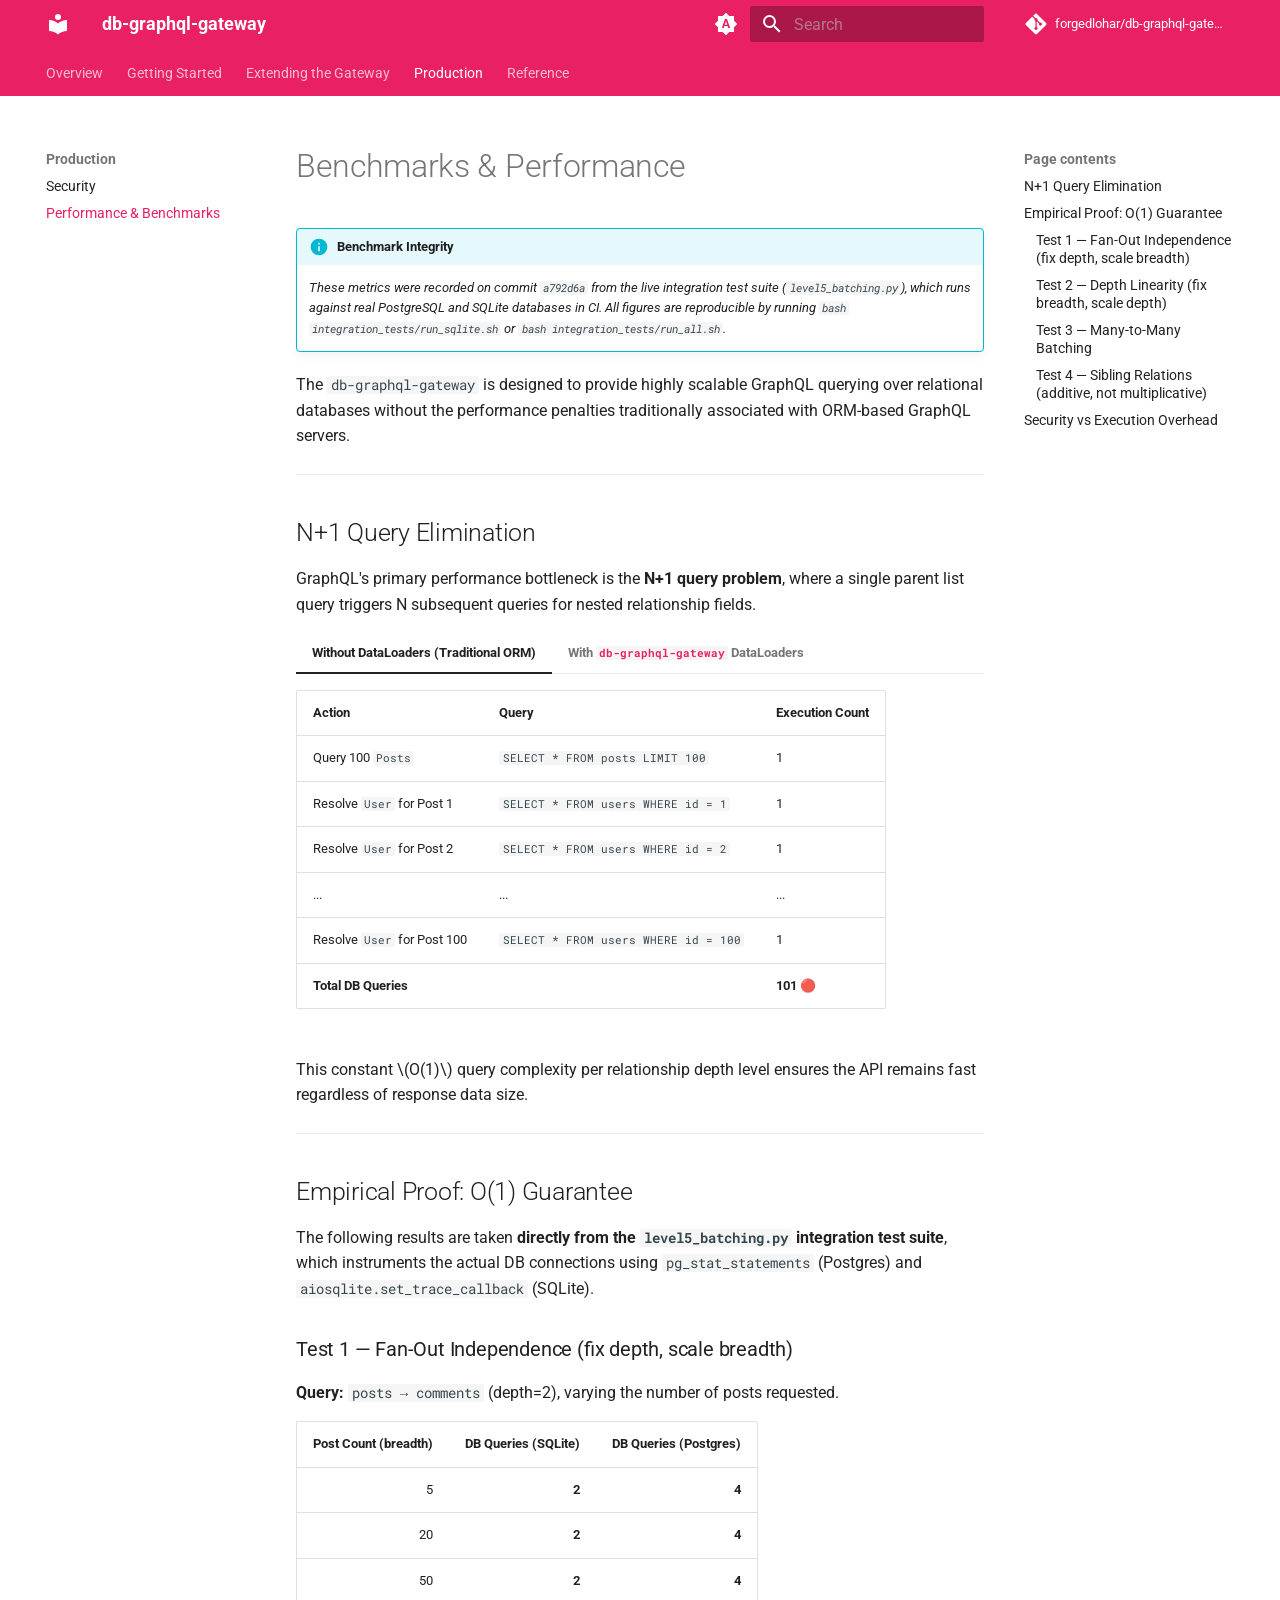
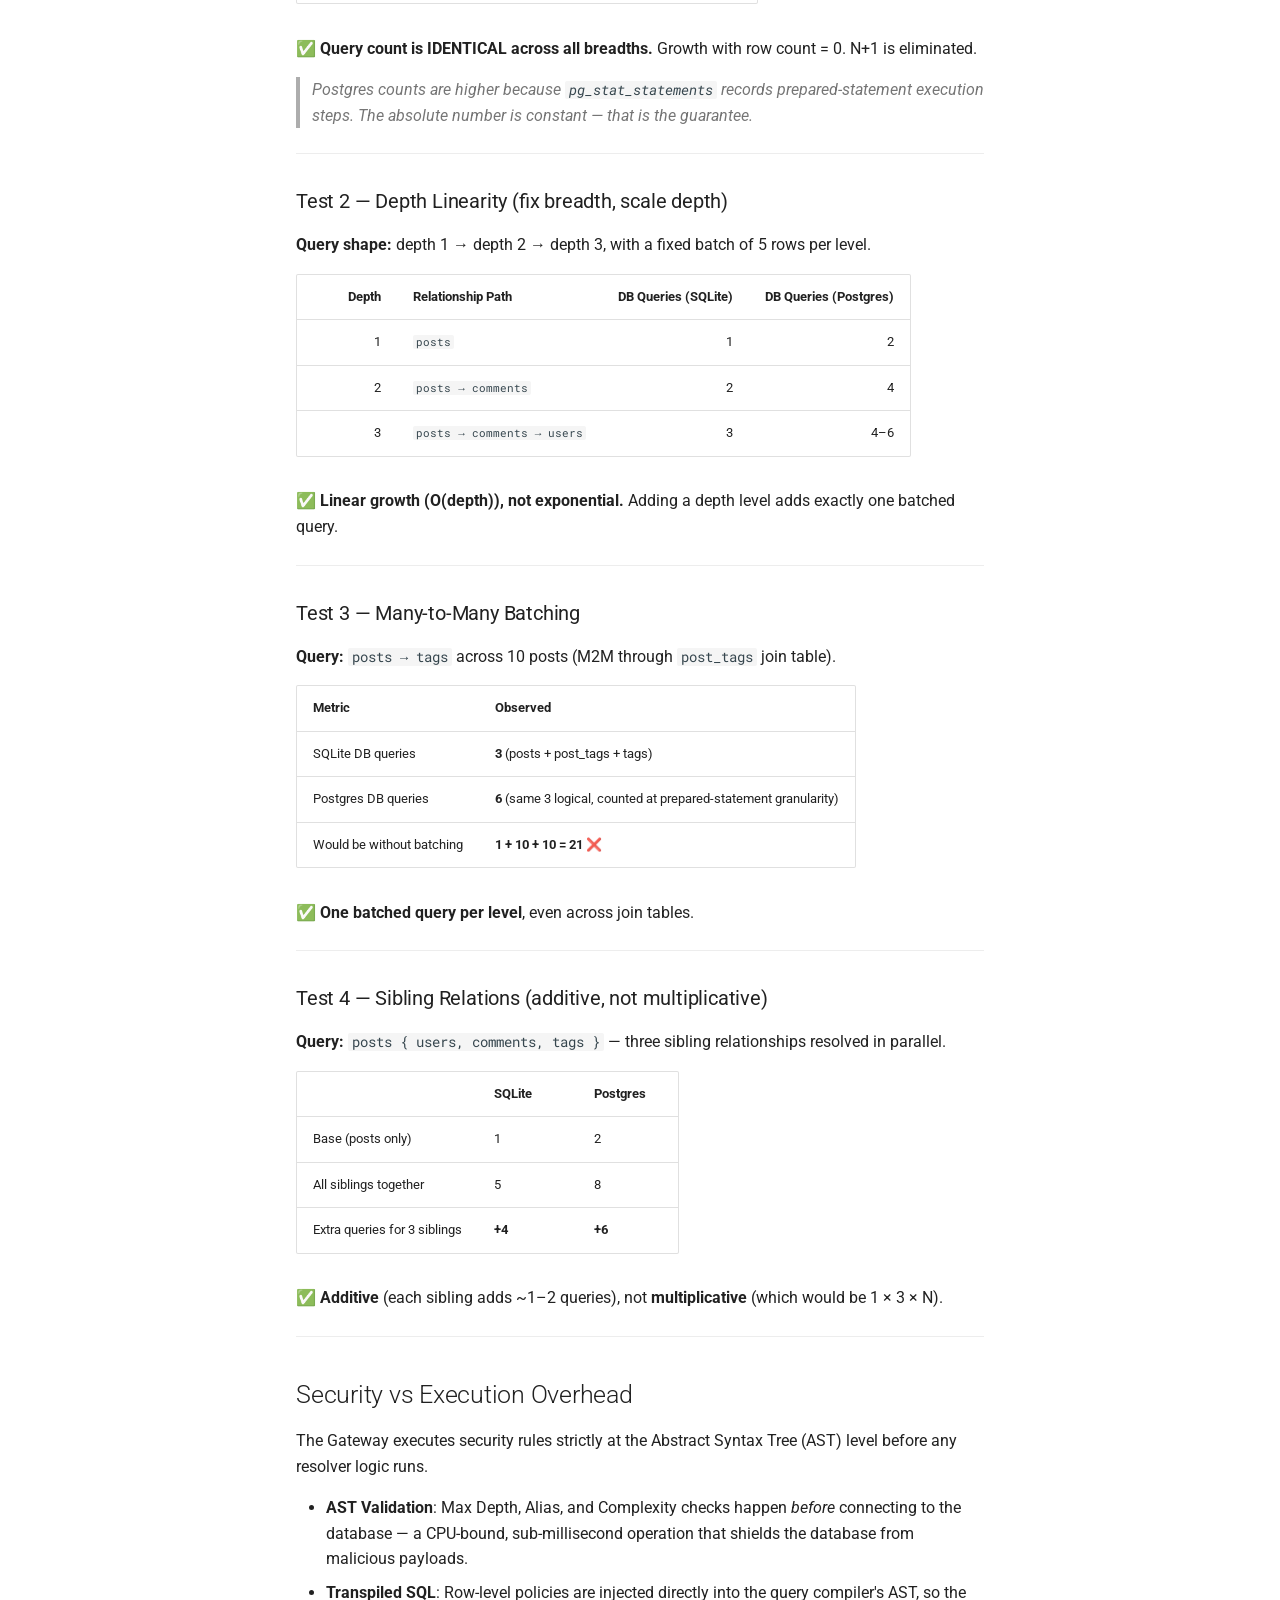
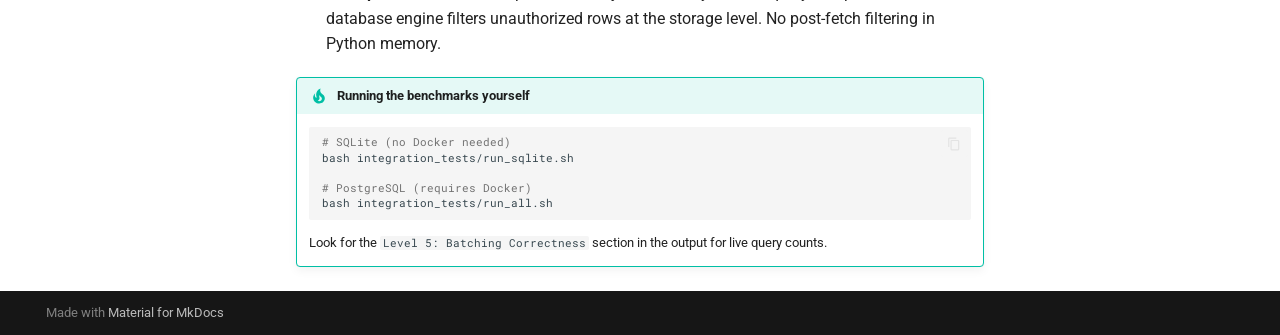
<file: BENCHMARKS/index.html>
<!doctype html>
<html lang="en" class="no-js">
  <head>
    
      <meta charset="utf-8">
      <meta name="viewport" content="width=device-width,initial-scale=1">
      
        <meta name="description" content="A database-agnostic GraphQL gateway that pushes authorization and filtering down to SQL.">
      
      
      
        <link rel="canonical" href="https://forgedlohar.github.io/db-graphql-gateway/BENCHMARKS/">
      
      
        <link rel="prev" href="../SECURITY/">
      
      
        <link rel="next" href="../CHANGELOG/">
      
      
        
      
      
      <link rel="icon" href="../assets/images/favicon.png">
      <meta name="generator" content="mkdocs-1.6.1, mkdocs-material-9.7.7">
    
    
      
        <title>Performance & Benchmarks - db-graphql-gateway</title>
      
    
    
      <link rel="stylesheet" href="../assets/stylesheets/main.ec1eaa64.min.css">
      
        
        <link rel="stylesheet" href="../assets/stylesheets/palette.ab4e12ef.min.css">
      
      


    
    
      
    
    
      
        
        
        <link rel="preconnect" href="https://fonts.gstatic.com" crossorigin>
        <link rel="stylesheet" href="https://fonts.googleapis.com/css?family=Roboto:300,300i,400,400i,700,700i%7CRoboto+Mono:400,400i,700,700i&display=fallback">
        <style>:root{--md-text-font:"Roboto";--md-code-font:"Roboto Mono"}</style>
      
    
    
    <script>__md_scope=new URL("..",location),__md_hash=e=>[...e].reduce(((e,_)=>(e<<5)-e+_.charCodeAt(0)),0),__md_get=(e,_=localStorage,t=__md_scope)=>JSON.parse(_.getItem(t.pathname+"."+e)),__md_set=(e,_,t=localStorage,a=__md_scope)=>{try{t.setItem(a.pathname+"."+e,JSON.stringify(_))}catch(e){}}</script>
    
      

    
    
  </head>
  
  
    
    
      
    
    
    
    
    <body dir="ltr" data-md-color-scheme="default" data-md-color-primary="pink" data-md-color-accent="pink">
  
    
    <input class="md-toggle" data-md-toggle="drawer" type="checkbox" id="__drawer" autocomplete="off">
    <input class="md-toggle" data-md-toggle="search" type="checkbox" id="__search" autocomplete="off">
    <label class="md-overlay" for="__drawer"></label>
    <div data-md-component="skip">
      
        
        <a href="#benchmarks-performance" class="md-skip">
          Skip to content
        </a>
      
    </div>
    <div data-md-component="announce">
      
    </div>
    
    
      

<header class="md-header" data-md-component="header">
  <nav class="md-header__inner md-grid" aria-label="Header">
    <a href=".." title="db-graphql-gateway" class="md-header__button md-logo" aria-label="db-graphql-gateway" data-md-component="logo">
      
  
  <svg xmlns="http://www.w3.org/2000/svg" viewBox="0 0 24 24"><path d="M12 8a3 3 0 0 0 3-3 3 3 0 0 0-3-3 3 3 0 0 0-3 3 3 3 0 0 0 3 3m0 3.54C9.64 9.35 6.5 8 3 8v11c3.5 0 6.64 1.35 9 3.54 2.36-2.19 5.5-3.54 9-3.54V8c-3.5 0-6.64 1.35-9 3.54"/></svg>

    </a>
    <label class="md-header__button md-icon" for="__drawer">
      
      <svg xmlns="http://www.w3.org/2000/svg" viewBox="0 0 24 24"><path d="M3 6h18v2H3zm0 5h18v2H3zm0 5h18v2H3z"/></svg>
    </label>
    <div class="md-header__title" data-md-component="header-title">
      <div class="md-header__ellipsis">
        <div class="md-header__topic">
          <span class="md-ellipsis">
            db-graphql-gateway
          </span>
        </div>
        <div class="md-header__topic" data-md-component="header-topic">
          <span class="md-ellipsis">
            
              Performance & Benchmarks
            
          </span>
        </div>
      </div>
    </div>
    
      
        <form class="md-header__option" data-md-component="palette">
  
    
    
    
    <input class="md-option" data-md-color-media="(prefers-color-scheme)" data-md-color-scheme="default" data-md-color-primary="pink" data-md-color-accent="pink"  aria-label="Switch to light mode"  type="radio" name="__palette" id="__palette_0">
    
      <label class="md-header__button md-icon" title="Switch to light mode" for="__palette_1" hidden>
        <svg xmlns="http://www.w3.org/2000/svg" viewBox="0 0 24 24"><path d="m14.3 16-.7-2h-3.2l-.7 2H7.8L11 7h2l3.2 9zM20 8.69V4h-4.69L12 .69 8.69 4H4v4.69L.69 12 4 15.31V20h4.69L12 23.31 15.31 20H20v-4.69L23.31 12zm-9.15 3.96h2.3L12 9z"/></svg>
      </label>
    
  
    
    
    
    <input class="md-option" data-md-color-media="(prefers-color-scheme: light)" data-md-color-scheme="default" data-md-color-primary="pink" data-md-color-accent="pink"  aria-label="Switch to dark mode"  type="radio" name="__palette" id="__palette_1">
    
      <label class="md-header__button md-icon" title="Switch to dark mode" for="__palette_2" hidden>
        <svg xmlns="http://www.w3.org/2000/svg" viewBox="0 0 24 24"><path d="M12 8a4 4 0 0 0-4 4 4 4 0 0 0 4 4 4 4 0 0 0 4-4 4 4 0 0 0-4-4m0 10a6 6 0 0 1-6-6 6 6 0 0 1 6-6 6 6 0 0 1 6 6 6 6 0 0 1-6 6m8-9.31V4h-4.69L12 .69 8.69 4H4v4.69L.69 12 4 15.31V20h4.69L12 23.31 15.31 20H20v-4.69L23.31 12z"/></svg>
      </label>
    
  
    
    
    
    <input class="md-option" data-md-color-media="(prefers-color-scheme: dark)" data-md-color-scheme="slate" data-md-color-primary="pink" data-md-color-accent="pink"  aria-label="Switch to system preference"  type="radio" name="__palette" id="__palette_2">
    
      <label class="md-header__button md-icon" title="Switch to system preference" for="__palette_0" hidden>
        <svg xmlns="http://www.w3.org/2000/svg" viewBox="0 0 24 24"><path d="M12 18c-.89 0-1.74-.2-2.5-.55C11.56 16.5 13 14.42 13 12s-1.44-4.5-3.5-5.45C10.26 6.2 11.11 6 12 6a6 6 0 0 1 6 6 6 6 0 0 1-6 6m8-9.31V4h-4.69L12 .69 8.69 4H4v4.69L.69 12 4 15.31V20h4.69L12 23.31 15.31 20H20v-4.69L23.31 12z"/></svg>
      </label>
    
  
</form>
      
    
    
      <script>var palette=__md_get("__palette");if(palette&&palette.color){if("(prefers-color-scheme)"===palette.color.media){var media=matchMedia("(prefers-color-scheme: light)"),input=document.querySelector(media.matches?"[data-md-color-media='(prefers-color-scheme: light)']":"[data-md-color-media='(prefers-color-scheme: dark)']");palette.color.media=input.getAttribute("data-md-color-media"),palette.color.scheme=input.getAttribute("data-md-color-scheme"),palette.color.primary=input.getAttribute("data-md-color-primary"),palette.color.accent=input.getAttribute("data-md-color-accent")}for(var[key,value]of Object.entries(palette.color))document.body.setAttribute("data-md-color-"+key,value)}</script>
    
    
    
      
      
        <label class="md-header__button md-icon" for="__search">
          
          <svg xmlns="http://www.w3.org/2000/svg" viewBox="0 0 24 24"><path d="M9.5 3A6.5 6.5 0 0 1 16 9.5c0 1.61-.59 3.09-1.56 4.23l.27.27h.79l5 5-1.5 1.5-5-5v-.79l-.27-.27A6.52 6.52 0 0 1 9.5 16 6.5 6.5 0 0 1 3 9.5 6.5 6.5 0 0 1 9.5 3m0 2C7 5 5 7 5 9.5S7 14 9.5 14 14 12 14 9.5 12 5 9.5 5"/></svg>
        </label>
        <div class="md-search" data-md-component="search" role="dialog">
  <label class="md-search__overlay" for="__search"></label>
  <div class="md-search__inner" role="search">
    <form class="md-search__form" name="search">
      <input type="text" class="md-search__input" name="query" aria-label="Search" placeholder="Search" autocapitalize="off" autocorrect="off" autocomplete="off" spellcheck="false" data-md-component="search-query" required>
      <label class="md-search__icon md-icon" for="__search">
        
        <svg xmlns="http://www.w3.org/2000/svg" viewBox="0 0 24 24"><path d="M9.5 3A6.5 6.5 0 0 1 16 9.5c0 1.61-.59 3.09-1.56 4.23l.27.27h.79l5 5-1.5 1.5-5-5v-.79l-.27-.27A6.52 6.52 0 0 1 9.5 16 6.5 6.5 0 0 1 3 9.5 6.5 6.5 0 0 1 9.5 3m0 2C7 5 5 7 5 9.5S7 14 9.5 14 14 12 14 9.5 12 5 9.5 5"/></svg>
        
        <svg xmlns="http://www.w3.org/2000/svg" viewBox="0 0 24 24"><path d="M20 11v2H8l5.5 5.5-1.42 1.42L4.16 12l7.92-7.92L13.5 5.5 8 11z"/></svg>
      </label>
      <nav class="md-search__options" aria-label="Search">
        
        <button type="reset" class="md-search__icon md-icon" title="Clear" aria-label="Clear" tabindex="-1">
          
          <svg xmlns="http://www.w3.org/2000/svg" viewBox="0 0 24 24"><path d="M19 6.41 17.59 5 12 10.59 6.41 5 5 6.41 10.59 12 5 17.59 6.41 19 12 13.41 17.59 19 19 17.59 13.41 12z"/></svg>
        </button>
      </nav>
      
        <div class="md-search__suggest" data-md-component="search-suggest"></div>
      
    </form>
    <div class="md-search__output">
      <div class="md-search__scrollwrap" tabindex="0" data-md-scrollfix>
        <div class="md-search-result" data-md-component="search-result">
          <div class="md-search-result__meta">
            Initializing search
          </div>
          <ol class="md-search-result__list" role="presentation"></ol>
        </div>
      </div>
    </div>
  </div>
</div>
      
    
    
      <div class="md-header__source">
        <a href="https://github.com/forgedlohar/db-graphql-gateway" title="Go to repository" class="md-source" data-md-component="source">
  <div class="md-source__icon md-icon">
    
    <svg xmlns="http://www.w3.org/2000/svg" viewBox="0 0 448 512"><!--! Font Awesome Free 7.1.0 by @fontawesome - https://fontawesome.com License - https://fontawesome.com/license/free (Icons: CC BY 4.0, Fonts: SIL OFL 1.1, Code: MIT License) Copyright 2025 Fonticons, Inc.--><path d="M439.6 236.1 244 40.5c-5.4-5.5-12.8-8.5-20.4-8.5s-15 3-20.4 8.4L162.5 81l51.5 51.5c27.1-9.1 52.7 16.8 43.4 43.7l49.7 49.7c34.2-11.8 61.2 31 35.5 56.7-26.5 26.5-70.2-2.9-56-37.3L240.3 199v121.9c25.3 12.5 22.3 41.8 9.1 55-6.4 6.4-15.2 10.1-24.3 10.1s-17.8-3.6-24.3-10.1c-17.6-17.6-11.1-46.9 11.2-56v-123c-20.8-8.5-24.6-30.7-18.6-45L142.6 101 8.5 235.1C3 240.6 0 247.9 0 255.5s3 15 8.5 20.4l195.6 195.7c5.4 5.4 12.7 8.4 20.4 8.4s15-3 20.4-8.4l194.7-194.7c5.4-5.4 8.4-12.8 8.4-20.4s-3-15-8.4-20.4"/></svg>
  </div>
  <div class="md-source__repository">
    forgedlohar/db-graphql-gateway
  </div>
</a>
      </div>
    
  </nav>
  
</header>
    
    <div class="md-container" data-md-component="container">
      
      
        
          
            
<nav class="md-tabs" aria-label="Tabs" data-md-component="tabs">
  <div class="md-grid">
    <ul class="md-tabs__list">
      
        
  
  
  
  
    
    
      <li class="md-tabs__item">
        <a href=".." class="md-tabs__link">
          
  
  
  Overview

        </a>
      </li>
    
  

      
        
  
  
  
  
    
    
      <li class="md-tabs__item">
        <a href="../quickstart/" class="md-tabs__link">
          
  
  
  Getting Started

        </a>
      </li>
    
  

      
        
  
  
  
  
    
    
      <li class="md-tabs__item">
        <a href="../CONTRIBUTING_ADAPTER/" class="md-tabs__link">
          
  
  
  Extending the Gateway

        </a>
      </li>
    
  

      
        
  
  
  
    
  
  
    
    
      <li class="md-tabs__item md-tabs__item--active">
        <a href="../SECURITY/" class="md-tabs__link">
          
  
  
  Production

        </a>
      </li>
    
  

      
        
  
  
  
  
    
    
      <li class="md-tabs__item">
        <a href="../CHANGELOG/" class="md-tabs__link">
          
  
  
  Reference

        </a>
      </li>
    
  

      
    </ul>
  </div>
</nav>
          
        
      
      <main class="md-main" data-md-component="main">
        <div class="md-main__inner md-grid">
          
            
              
              <div class="md-sidebar md-sidebar--primary" data-md-component="sidebar" data-md-type="navigation" >
                <div class="md-sidebar__scrollwrap">
                  <div class="md-sidebar__inner">
                    


  


<nav class="md-nav md-nav--primary md-nav--lifted" aria-label="Navigation" data-md-level="0">
  <label class="md-nav__title" for="__drawer">
    <a href=".." title="db-graphql-gateway" class="md-nav__button md-logo" aria-label="db-graphql-gateway" data-md-component="logo">
      
  
  <svg xmlns="http://www.w3.org/2000/svg" viewBox="0 0 24 24"><path d="M12 8a3 3 0 0 0 3-3 3 3 0 0 0-3-3 3 3 0 0 0-3 3 3 3 0 0 0 3 3m0 3.54C9.64 9.35 6.5 8 3 8v11c3.5 0 6.64 1.35 9 3.54 2.36-2.19 5.5-3.54 9-3.54V8c-3.5 0-6.64 1.35-9 3.54"/></svg>

    </a>
    db-graphql-gateway
  </label>
  
    <div class="md-nav__source">
      <a href="https://github.com/forgedlohar/db-graphql-gateway" title="Go to repository" class="md-source" data-md-component="source">
  <div class="md-source__icon md-icon">
    
    <svg xmlns="http://www.w3.org/2000/svg" viewBox="0 0 448 512"><!--! Font Awesome Free 7.1.0 by @fontawesome - https://fontawesome.com License - https://fontawesome.com/license/free (Icons: CC BY 4.0, Fonts: SIL OFL 1.1, Code: MIT License) Copyright 2025 Fonticons, Inc.--><path d="M439.6 236.1 244 40.5c-5.4-5.5-12.8-8.5-20.4-8.5s-15 3-20.4 8.4L162.5 81l51.5 51.5c27.1-9.1 52.7 16.8 43.4 43.7l49.7 49.7c34.2-11.8 61.2 31 35.5 56.7-26.5 26.5-70.2-2.9-56-37.3L240.3 199v121.9c25.3 12.5 22.3 41.8 9.1 55-6.4 6.4-15.2 10.1-24.3 10.1s-17.8-3.6-24.3-10.1c-17.6-17.6-11.1-46.9 11.2-56v-123c-20.8-8.5-24.6-30.7-18.6-45L142.6 101 8.5 235.1C3 240.6 0 247.9 0 255.5s3 15 8.5 20.4l195.6 195.7c5.4 5.4 12.7 8.4 20.4 8.4s15-3 20.4-8.4l194.7-194.7c5.4-5.4 8.4-12.8 8.4-20.4s-3-15-8.4-20.4"/></svg>
  </div>
  <div class="md-source__repository">
    forgedlohar/db-graphql-gateway
  </div>
</a>
    </div>
  
  <ul class="md-nav__list" data-md-scrollfix>
    
      
      
  
  
  
  
    
    
    
    
      
      
        
      
    
    
    <li class="md-nav__item md-nav__item--nested">
      
        
        
        <input class="md-nav__toggle md-toggle " type="checkbox" id="__nav_1" >
        
          
          <label class="md-nav__link" for="__nav_1" id="__nav_1_label" tabindex="0">
            
  
  
  <span class="md-ellipsis">
    
  
    Overview
  

    
  </span>
  
  

            <span class="md-nav__icon md-icon"></span>
          </label>
        
        <nav class="md-nav" data-md-level="1" aria-labelledby="__nav_1_label" aria-expanded="false">
          <label class="md-nav__title" for="__nav_1">
            <span class="md-nav__icon md-icon"></span>
            
  
    Overview
  

          </label>
          <ul class="md-nav__list" data-md-scrollfix>
            
              
                
  
  
  
  
    <li class="md-nav__item">
      <a href=".." class="md-nav__link">
        
  
  
  <span class="md-ellipsis">
    
  
    Introduction
  

    
  </span>
  
  

      </a>
    </li>
  

              
            
              
                
  
  
  
  
    <li class="md-nav__item">
      <a href="../comparison/" class="md-nav__link">
        
  
  
  <span class="md-ellipsis">
    
  
    Comparison
  

    
  </span>
  
  

      </a>
    </li>
  

              
            
              
                
  
  
  
  
    <li class="md-nav__item">
      <a href="../ARCHITECTURE/" class="md-nav__link">
        
  
  
  <span class="md-ellipsis">
    
  
    Architecture
  

    
  </span>
  
  

      </a>
    </li>
  

              
            
          </ul>
        </nav>
      
    </li>
  

    
      
      
  
  
  
  
    
    
    
    
      
      
        
      
    
    
    <li class="md-nav__item md-nav__item--nested">
      
        
        
        <input class="md-nav__toggle md-toggle " type="checkbox" id="__nav_2" >
        
          
          <label class="md-nav__link" for="__nav_2" id="__nav_2_label" tabindex="0">
            
  
  
  <span class="md-ellipsis">
    
  
    Getting Started
  

    
  </span>
  
  

            <span class="md-nav__icon md-icon"></span>
          </label>
        
        <nav class="md-nav" data-md-level="1" aria-labelledby="__nav_2_label" aria-expanded="false">
          <label class="md-nav__title" for="__nav_2">
            <span class="md-nav__icon md-icon"></span>
            
  
    Getting Started
  

          </label>
          <ul class="md-nav__list" data-md-scrollfix>
            
              
                
  
  
  
  
    <li class="md-nav__item">
      <a href="../quickstart/" class="md-nav__link">
        
  
  
  <span class="md-ellipsis">
    
  
    Quickstart
  

    
  </span>
  
  

      </a>
    </li>
  

              
            
              
                
  
  
  
  
    <li class="md-nav__item">
      <a href="../cli/" class="md-nav__link">
        
  
  
  <span class="md-ellipsis">
    
  
    CLI Reference
  

    
  </span>
  
  

      </a>
    </li>
  

              
            
              
                
  
  
  
  
    <li class="md-nav__item">
      <a href="../mcp/" class="md-nav__link">
        
  
  
  <span class="md-ellipsis">
    
  
    MCP Integration
  

    
  </span>
  
  

      </a>
    </li>
  

              
            
              
                
  
  
  
  
    <li class="md-nav__item">
      <a href="../testing/" class="md-nav__link">
        
  
  
  <span class="md-ellipsis">
    
  
    Testing
  

    
  </span>
  
  

      </a>
    </li>
  

              
            
              
                
  
  
  
  
    <li class="md-nav__item">
      <a href="../FAQ/" class="md-nav__link">
        
  
  
  <span class="md-ellipsis">
    
  
    FAQ
  

    
  </span>
  
  

      </a>
    </li>
  

              
            
          </ul>
        </nav>
      
    </li>
  

    
      
      
  
  
  
  
    
    
    
    
      
      
        
      
    
    
    <li class="md-nav__item md-nav__item--nested">
      
        
        
        <input class="md-nav__toggle md-toggle " type="checkbox" id="__nav_3" >
        
          
          <label class="md-nav__link" for="__nav_3" id="__nav_3_label" tabindex="0">
            
  
  
  <span class="md-ellipsis">
    
  
    Extending the Gateway
  

    
  </span>
  
  

            <span class="md-nav__icon md-icon"></span>
          </label>
        
        <nav class="md-nav" data-md-level="1" aria-labelledby="__nav_3_label" aria-expanded="false">
          <label class="md-nav__title" for="__nav_3">
            <span class="md-nav__icon md-icon"></span>
            
  
    Extending the Gateway
  

          </label>
          <ul class="md-nav__list" data-md-scrollfix>
            
              
                
  
  
  
  
    <li class="md-nav__item">
      <a href="../CONTRIBUTING_ADAPTER/" class="md-nav__link">
        
  
  
  <span class="md-ellipsis">
    
  
    Adapter Development
  

    
  </span>
  
  

      </a>
    </li>
  

              
            
          </ul>
        </nav>
      
    </li>
  

    
      
      
  
  
    
  
  
  
    
    
    
    
      
        
        
      
      
        
      
    
    
    <li class="md-nav__item md-nav__item--active md-nav__item--section md-nav__item--nested">
      
        
        
        <input class="md-nav__toggle md-toggle " type="checkbox" id="__nav_4" checked>
        
          
          <label class="md-nav__link" for="__nav_4" id="__nav_4_label" tabindex="">
            
  
  
  <span class="md-ellipsis">
    
  
    Production
  

    
  </span>
  
  

            <span class="md-nav__icon md-icon"></span>
          </label>
        
        <nav class="md-nav" data-md-level="1" aria-labelledby="__nav_4_label" aria-expanded="true">
          <label class="md-nav__title" for="__nav_4">
            <span class="md-nav__icon md-icon"></span>
            
  
    Production
  

          </label>
          <ul class="md-nav__list" data-md-scrollfix>
            
              
                
  
  
  
  
    <li class="md-nav__item">
      <a href="../SECURITY/" class="md-nav__link">
        
  
  
  <span class="md-ellipsis">
    
  
    Security
  

    
  </span>
  
  

      </a>
    </li>
  

              
            
              
                
  
  
    
  
  
  
    <li class="md-nav__item md-nav__item--active">
      
      <input class="md-nav__toggle md-toggle" type="checkbox" id="__toc">
      
      
        
      
      
        <label class="md-nav__link md-nav__link--active" for="__toc">
          
  
  
  <span class="md-ellipsis">
    
  
    Performance & Benchmarks
  

    
  </span>
  
  

          <span class="md-nav__icon md-icon"></span>
        </label>
      
      <a href="./" class="md-nav__link md-nav__link--active">
        
  
  
  <span class="md-ellipsis">
    
  
    Performance & Benchmarks
  

    
  </span>
  
  

      </a>
      
        

  

<nav class="md-nav md-nav--secondary" aria-label="Page contents">
  
  
  
    
  
  
    <label class="md-nav__title" for="__toc">
      <span class="md-nav__icon md-icon"></span>
      Page contents
    </label>
    <ul class="md-nav__list" data-md-component="toc" data-md-scrollfix>
      
        <li class="md-nav__item">
  <a href="#n1-query-elimination" class="md-nav__link">
    <span class="md-ellipsis">
      
        N+1 Query Elimination
      
    </span>
  </a>
  
</li>
      
        <li class="md-nav__item">
  <a href="#empirical-proof-o1-guarantee" class="md-nav__link">
    <span class="md-ellipsis">
      
        Empirical Proof: O(1) Guarantee
      
    </span>
  </a>
  
    <nav class="md-nav" aria-label="Empirical Proof: O(1) Guarantee">
      <ul class="md-nav__list">
        
          <li class="md-nav__item">
  <a href="#test-1-fan-out-independence-fix-depth-scale-breadth" class="md-nav__link">
    <span class="md-ellipsis">
      
        Test 1 — Fan-Out Independence (fix depth, scale breadth)
      
    </span>
  </a>
  
</li>
        
          <li class="md-nav__item">
  <a href="#test-2-depth-linearity-fix-breadth-scale-depth" class="md-nav__link">
    <span class="md-ellipsis">
      
        Test 2 — Depth Linearity (fix breadth, scale depth)
      
    </span>
  </a>
  
</li>
        
          <li class="md-nav__item">
  <a href="#test-3-many-to-many-batching" class="md-nav__link">
    <span class="md-ellipsis">
      
        Test 3 — Many-to-Many Batching
      
    </span>
  </a>
  
</li>
        
          <li class="md-nav__item">
  <a href="#test-4-sibling-relations-additive-not-multiplicative" class="md-nav__link">
    <span class="md-ellipsis">
      
        Test 4 — Sibling Relations (additive, not multiplicative)
      
    </span>
  </a>
  
</li>
        
      </ul>
    </nav>
  
</li>
      
        <li class="md-nav__item">
  <a href="#security-vs-execution-overhead" class="md-nav__link">
    <span class="md-ellipsis">
      
        Security vs Execution Overhead
      
    </span>
  </a>
  
</li>
      
    </ul>
  
</nav>
      
    </li>
  

              
            
          </ul>
        </nav>
      
    </li>
  

    
      
      
  
  
  
  
    
    
    
    
      
      
        
      
    
    
    <li class="md-nav__item md-nav__item--nested">
      
        
        
        <input class="md-nav__toggle md-toggle " type="checkbox" id="__nav_5" >
        
          
          <label class="md-nav__link" for="__nav_5" id="__nav_5_label" tabindex="0">
            
  
  
  <span class="md-ellipsis">
    
  
    Reference
  

    
  </span>
  
  

            <span class="md-nav__icon md-icon"></span>
          </label>
        
        <nav class="md-nav" data-md-level="1" aria-labelledby="__nav_5_label" aria-expanded="false">
          <label class="md-nav__title" for="__nav_5">
            <span class="md-nav__icon md-icon"></span>
            
  
    Reference
  

          </label>
          <ul class="md-nav__list" data-md-scrollfix>
            
              
                
  
  
  
  
    <li class="md-nav__item">
      <a href="../CHANGELOG/" class="md-nav__link">
        
  
  
  <span class="md-ellipsis">
    
  
    Changelog
  

    
  </span>
  
  

      </a>
    </li>
  

              
            
          </ul>
        </nav>
      
    </li>
  

    
  </ul>
</nav>
                  </div>
                </div>
              </div>
            
            
              
              <div class="md-sidebar md-sidebar--secondary" data-md-component="sidebar" data-md-type="toc" >
                <div class="md-sidebar__scrollwrap">
                  <div class="md-sidebar__inner">
                    

  

<nav class="md-nav md-nav--secondary" aria-label="Page contents">
  
  
  
    
  
  
    <label class="md-nav__title" for="__toc">
      <span class="md-nav__icon md-icon"></span>
      Page contents
    </label>
    <ul class="md-nav__list" data-md-component="toc" data-md-scrollfix>
      
        <li class="md-nav__item">
  <a href="#n1-query-elimination" class="md-nav__link">
    <span class="md-ellipsis">
      
        N+1 Query Elimination
      
    </span>
  </a>
  
</li>
      
        <li class="md-nav__item">
  <a href="#empirical-proof-o1-guarantee" class="md-nav__link">
    <span class="md-ellipsis">
      
        Empirical Proof: O(1) Guarantee
      
    </span>
  </a>
  
    <nav class="md-nav" aria-label="Empirical Proof: O(1) Guarantee">
      <ul class="md-nav__list">
        
          <li class="md-nav__item">
  <a href="#test-1-fan-out-independence-fix-depth-scale-breadth" class="md-nav__link">
    <span class="md-ellipsis">
      
        Test 1 — Fan-Out Independence (fix depth, scale breadth)
      
    </span>
  </a>
  
</li>
        
          <li class="md-nav__item">
  <a href="#test-2-depth-linearity-fix-breadth-scale-depth" class="md-nav__link">
    <span class="md-ellipsis">
      
        Test 2 — Depth Linearity (fix breadth, scale depth)
      
    </span>
  </a>
  
</li>
        
          <li class="md-nav__item">
  <a href="#test-3-many-to-many-batching" class="md-nav__link">
    <span class="md-ellipsis">
      
        Test 3 — Many-to-Many Batching
      
    </span>
  </a>
  
</li>
        
          <li class="md-nav__item">
  <a href="#test-4-sibling-relations-additive-not-multiplicative" class="md-nav__link">
    <span class="md-ellipsis">
      
        Test 4 — Sibling Relations (additive, not multiplicative)
      
    </span>
  </a>
  
</li>
        
      </ul>
    </nav>
  
</li>
      
        <li class="md-nav__item">
  <a href="#security-vs-execution-overhead" class="md-nav__link">
    <span class="md-ellipsis">
      
        Security vs Execution Overhead
      
    </span>
  </a>
  
</li>
      
    </ul>
  
</nav>
                  </div>
                </div>
              </div>
            
          
          
            <div class="md-content" data-md-component="content">
              
                




              
              <article class="md-content__inner md-typeset">
                
                  


  
  


<h1 id="benchmarks-performance">Benchmarks &amp; Performance<a class="headerlink" href="#benchmarks-performance" title="Permanent link">&para;</a></h1>
<div class="admonition info">
<p class="admonition-title">Benchmark Integrity</p>
<p><em>These metrics were recorded on commit <code>a792d6a</code> from the live integration test suite (<code>level5_batching.py</code>), which runs against real PostgreSQL and SQLite databases in CI. All figures are reproducible by running <code>bash integration_tests/run_sqlite.sh</code> or <code>bash integration_tests/run_all.sh</code>.</em></p>
</div>
<p>The <code>db-graphql-gateway</code> is designed to provide highly scalable GraphQL querying over relational databases without the performance penalties traditionally associated with ORM-based GraphQL servers.</p>
<hr />
<h2 id="n1-query-elimination">N+1 Query Elimination<a class="headerlink" href="#n1-query-elimination" title="Permanent link">&para;</a></h2>
<p>GraphQL's primary performance bottleneck is the <strong>N+1 query problem</strong>, where a single parent list query triggers N subsequent queries for nested relationship fields.</p>
<div class="tabbed-set tabbed-alternate" data-tabs="1:2"><input checked="checked" id="__tabbed_1_1" name="__tabbed_1" type="radio" /><input id="__tabbed_1_2" name="__tabbed_1" type="radio" /><div class="tabbed-labels"><label for="__tabbed_1_1">Without DataLoaders (Traditional ORM)</label><label for="__tabbed_1_2">With <code>db-graphql-gateway</code> DataLoaders</label></div>
<div class="tabbed-content">
<div class="tabbed-block">
<table>
<thead>
<tr>
<th>Action</th>
<th>Query</th>
<th>Execution Count</th>
</tr>
</thead>
<tbody>
<tr>
<td>Query 100 <code>Posts</code></td>
<td><code>SELECT * FROM posts LIMIT 100</code></td>
<td>1</td>
</tr>
<tr>
<td>Resolve <code>User</code> for Post 1</td>
<td><code>SELECT * FROM users WHERE id = 1</code></td>
<td>1</td>
</tr>
<tr>
<td>Resolve <code>User</code> for Post 2</td>
<td><code>SELECT * FROM users WHERE id = 2</code></td>
<td>1</td>
</tr>
<tr>
<td>...</td>
<td>...</td>
<td>...</td>
</tr>
<tr>
<td>Resolve <code>User</code> for Post 100</td>
<td><code>SELECT * FROM users WHERE id = 100</code></td>
<td>1</td>
</tr>
<tr>
<td><strong>Total DB Queries</strong></td>
<td></td>
<td><strong>101</strong> 🔴</td>
</tr>
</tbody>
</table>
</div>
<div class="tabbed-block">
<table>
<thead>
<tr>
<th>Action</th>
<th>Query</th>
<th>Execution Count</th>
</tr>
</thead>
<tbody>
<tr>
<td>Query 100 <code>Posts</code></td>
<td><code>SELECT * FROM posts LIMIT 100</code></td>
<td>1</td>
</tr>
<tr>
<td>Resolve <code>User</code> for <strong>all</strong> Posts</td>
<td><code>SELECT * FROM users WHERE id IN ($1, ..., $100)</code></td>
<td>1</td>
</tr>
<tr>
<td><strong>Total DB Queries</strong></td>
<td></td>
<td><strong>2</strong> 🟢</td>
</tr>
</tbody>
</table>
</div>
</div>
</div>
<p>This constant <span class="arithmatex">\(O(1)\)</span> query complexity per relationship depth level ensures the API remains fast regardless of response data size.</p>
<hr />
<h2 id="empirical-proof-o1-guarantee">Empirical Proof: O(1) Guarantee<a class="headerlink" href="#empirical-proof-o1-guarantee" title="Permanent link">&para;</a></h2>
<p>The following results are taken <strong>directly from the <code>level5_batching.py</code> integration test suite</strong>, which instruments the actual DB connections using <code>pg_stat_statements</code> (Postgres) and <code>aiosqlite.set_trace_callback</code> (SQLite).</p>
<h3 id="test-1-fan-out-independence-fix-depth-scale-breadth">Test 1 — Fan-Out Independence (fix depth, scale breadth)<a class="headerlink" href="#test-1-fan-out-independence-fix-depth-scale-breadth" title="Permanent link">&para;</a></h3>
<p><strong>Query:</strong> <code>posts → comments</code> (depth=2), varying the number of posts requested.</p>
<table>
<thead>
<tr>
<th style="text-align: right;">Post Count (breadth)</th>
<th style="text-align: right;">DB Queries (SQLite)</th>
<th style="text-align: right;">DB Queries (Postgres)</th>
</tr>
</thead>
<tbody>
<tr>
<td style="text-align: right;">5</td>
<td style="text-align: right;"><strong>2</strong></td>
<td style="text-align: right;"><strong>4</strong></td>
</tr>
<tr>
<td style="text-align: right;">20</td>
<td style="text-align: right;"><strong>2</strong></td>
<td style="text-align: right;"><strong>4</strong></td>
</tr>
<tr>
<td style="text-align: right;">50</td>
<td style="text-align: right;"><strong>2</strong></td>
<td style="text-align: right;"><strong>4</strong></td>
</tr>
</tbody>
</table>
<p>✅ <strong>Query count is IDENTICAL across all breadths.</strong> Growth with row count = 0. N+1 is eliminated.</p>
<blockquote>
<p><em>Postgres counts are higher because <code>pg_stat_statements</code> records prepared-statement execution steps. The absolute number is constant — that is the guarantee.</em></p>
</blockquote>
<hr />
<h3 id="test-2-depth-linearity-fix-breadth-scale-depth">Test 2 — Depth Linearity (fix breadth, scale depth)<a class="headerlink" href="#test-2-depth-linearity-fix-breadth-scale-depth" title="Permanent link">&para;</a></h3>
<p><strong>Query shape:</strong> depth 1 → depth 2 → depth 3, with a fixed batch of 5 rows per level.</p>
<table>
<thead>
<tr>
<th style="text-align: right;">Depth</th>
<th>Relationship Path</th>
<th style="text-align: right;">DB Queries (SQLite)</th>
<th style="text-align: right;">DB Queries (Postgres)</th>
</tr>
</thead>
<tbody>
<tr>
<td style="text-align: right;">1</td>
<td><code>posts</code></td>
<td style="text-align: right;">1</td>
<td style="text-align: right;">2</td>
</tr>
<tr>
<td style="text-align: right;">2</td>
<td><code>posts → comments</code></td>
<td style="text-align: right;">2</td>
<td style="text-align: right;">4</td>
</tr>
<tr>
<td style="text-align: right;">3</td>
<td><code>posts → comments → users</code></td>
<td style="text-align: right;">3</td>
<td style="text-align: right;">4–6</td>
</tr>
</tbody>
</table>
<p>✅ <strong>Linear growth (O(depth)), not exponential.</strong> Adding a depth level adds exactly one batched query.</p>
<hr />
<h3 id="test-3-many-to-many-batching">Test 3 — Many-to-Many Batching<a class="headerlink" href="#test-3-many-to-many-batching" title="Permanent link">&para;</a></h3>
<p><strong>Query:</strong> <code>posts → tags</code> across 10 posts (M2M through <code>post_tags</code> join table).</p>
<table>
<thead>
<tr>
<th>Metric</th>
<th>Observed</th>
</tr>
</thead>
<tbody>
<tr>
<td>SQLite DB queries</td>
<td><strong>3</strong> (posts + post_tags + tags)</td>
</tr>
<tr>
<td>Postgres DB queries</td>
<td><strong>6</strong> (same 3 logical, counted at prepared-statement granularity)</td>
</tr>
<tr>
<td>Would be without batching</td>
<td><strong>1 + 10 + 10 = 21</strong> ❌</td>
</tr>
</tbody>
</table>
<p>✅ <strong>One batched query per level</strong>, even across join tables.</p>
<hr />
<h3 id="test-4-sibling-relations-additive-not-multiplicative">Test 4 — Sibling Relations (additive, not multiplicative)<a class="headerlink" href="#test-4-sibling-relations-additive-not-multiplicative" title="Permanent link">&para;</a></h3>
<p><strong>Query:</strong> <code>posts { users, comments, tags }</code> — three sibling relationships resolved in parallel.</p>
<table>
<thead>
<tr>
<th></th>
<th>SQLite</th>
<th>Postgres</th>
</tr>
</thead>
<tbody>
<tr>
<td>Base (posts only)</td>
<td>1</td>
<td>2</td>
</tr>
<tr>
<td>All siblings together</td>
<td>5</td>
<td>8</td>
</tr>
<tr>
<td>Extra queries for 3 siblings</td>
<td><strong>+4</strong></td>
<td><strong>+6</strong></td>
</tr>
</tbody>
</table>
<p>✅ <strong>Additive</strong> (each sibling adds ~1–2 queries), not <strong>multiplicative</strong> (which would be 1 × 3 × N).</p>
<hr />
<h2 id="security-vs-execution-overhead">Security vs Execution Overhead<a class="headerlink" href="#security-vs-execution-overhead" title="Permanent link">&para;</a></h2>
<p>The Gateway executes security rules strictly at the Abstract Syntax Tree (AST) level before any resolver logic runs.</p>
<ul>
<li><strong>AST Validation</strong>: Max Depth, Alias, and Complexity checks happen <em>before</em> connecting to the database — a CPU-bound, sub-millisecond operation that shields the database from malicious payloads.</li>
<li><strong>Transpiled SQL</strong>: Row-level policies are injected directly into the query compiler's AST, so the database engine filters unauthorized rows at the storage level. No post-fetch filtering in Python memory.</li>
</ul>
<div class="admonition tip">
<p class="admonition-title">Running the benchmarks yourself</p>
<p><div class="language-bash highlight"><pre><span></span><code><span class="c1"># SQLite (no Docker needed)</span>
bash<span class="w"> </span>integration_tests/run_sqlite.sh

<span class="c1"># PostgreSQL (requires Docker)</span>
bash<span class="w"> </span>integration_tests/run_all.sh
</code></pre></div>
Look for the <code>Level 5: Batching Correctness</code> section in the output for live query counts.</p>
</div>












                
              </article>
            </div>
          
          
  <script>var tabs=__md_get("__tabs");if(Array.isArray(tabs))e:for(var set of document.querySelectorAll(".tabbed-set")){var labels=set.querySelector(".tabbed-labels");for(var tab of tabs)for(var label of labels.getElementsByTagName("label"))if(label.innerText.trim()===tab){var input=document.getElementById(label.htmlFor);input.checked=!0;continue e}}</script>

<script>var target=document.getElementById(location.hash.slice(1));target&&target.name&&(target.checked=target.name.startsWith("__tabbed_"))</script>
        </div>
        
          <button type="button" class="md-top md-icon" data-md-component="top" hidden>
  
  <svg xmlns="http://www.w3.org/2000/svg" viewBox="0 0 24 24"><path d="M13 20h-2V8l-5.5 5.5-1.42-1.42L12 4.16l7.92 7.92-1.42 1.42L13 8z"/></svg>
  Back to top
</button>
        
      </main>
      
        <footer class="md-footer">
  
  <div class="md-footer-meta md-typeset">
    <div class="md-footer-meta__inner md-grid">
      <div class="md-copyright">
  
  
    Made with
    <a href="https://squidfunk.github.io/mkdocs-material/" target="_blank" rel="noopener">
      Material for MkDocs
    </a>
  
</div>
      
    </div>
  </div>
</footer>
      
    </div>
    <div class="md-dialog" data-md-component="dialog">
      <div class="md-dialog__inner md-typeset"></div>
    </div>
    
      <div class="md-progress" data-md-component="progress" role="progressbar"></div>
    
    
    
      
      
      <script id="__config" type="application/json">{"annotate": null, "base": "..", "features": ["content.tabs.link", "content.code.annotate", "content.code.copy", "announce.dismiss", "navigation.tabs", "navigation.instant", "navigation.instant.prefetch", "navigation.instant.preview", "navigation.instant.progress", "navigation.path", "navigation.sections", "navigation.top", "navigation.tracking", "search.suggest", "toc.follow"], "search": "../assets/javascripts/workers/search.2c215733.min.js", "tags": null, "translations": {"clipboard.copied": "Copied to clipboard", "clipboard.copy": "Copy to clipboard", "search.result.more.one": "1 more on this page", "search.result.more.other": "# more on this page", "search.result.none": "No matching documents", "search.result.one": "1 matching document", "search.result.other": "# matching documents", "search.result.placeholder": "Type to start searching", "search.result.term.missing": "Missing", "select.version": "Select version"}, "version": null}</script>
    
    
      <script src="../assets/javascripts/bundle.d7400e89.min.js"></script>
      
    
  </body>
</html>
</file>
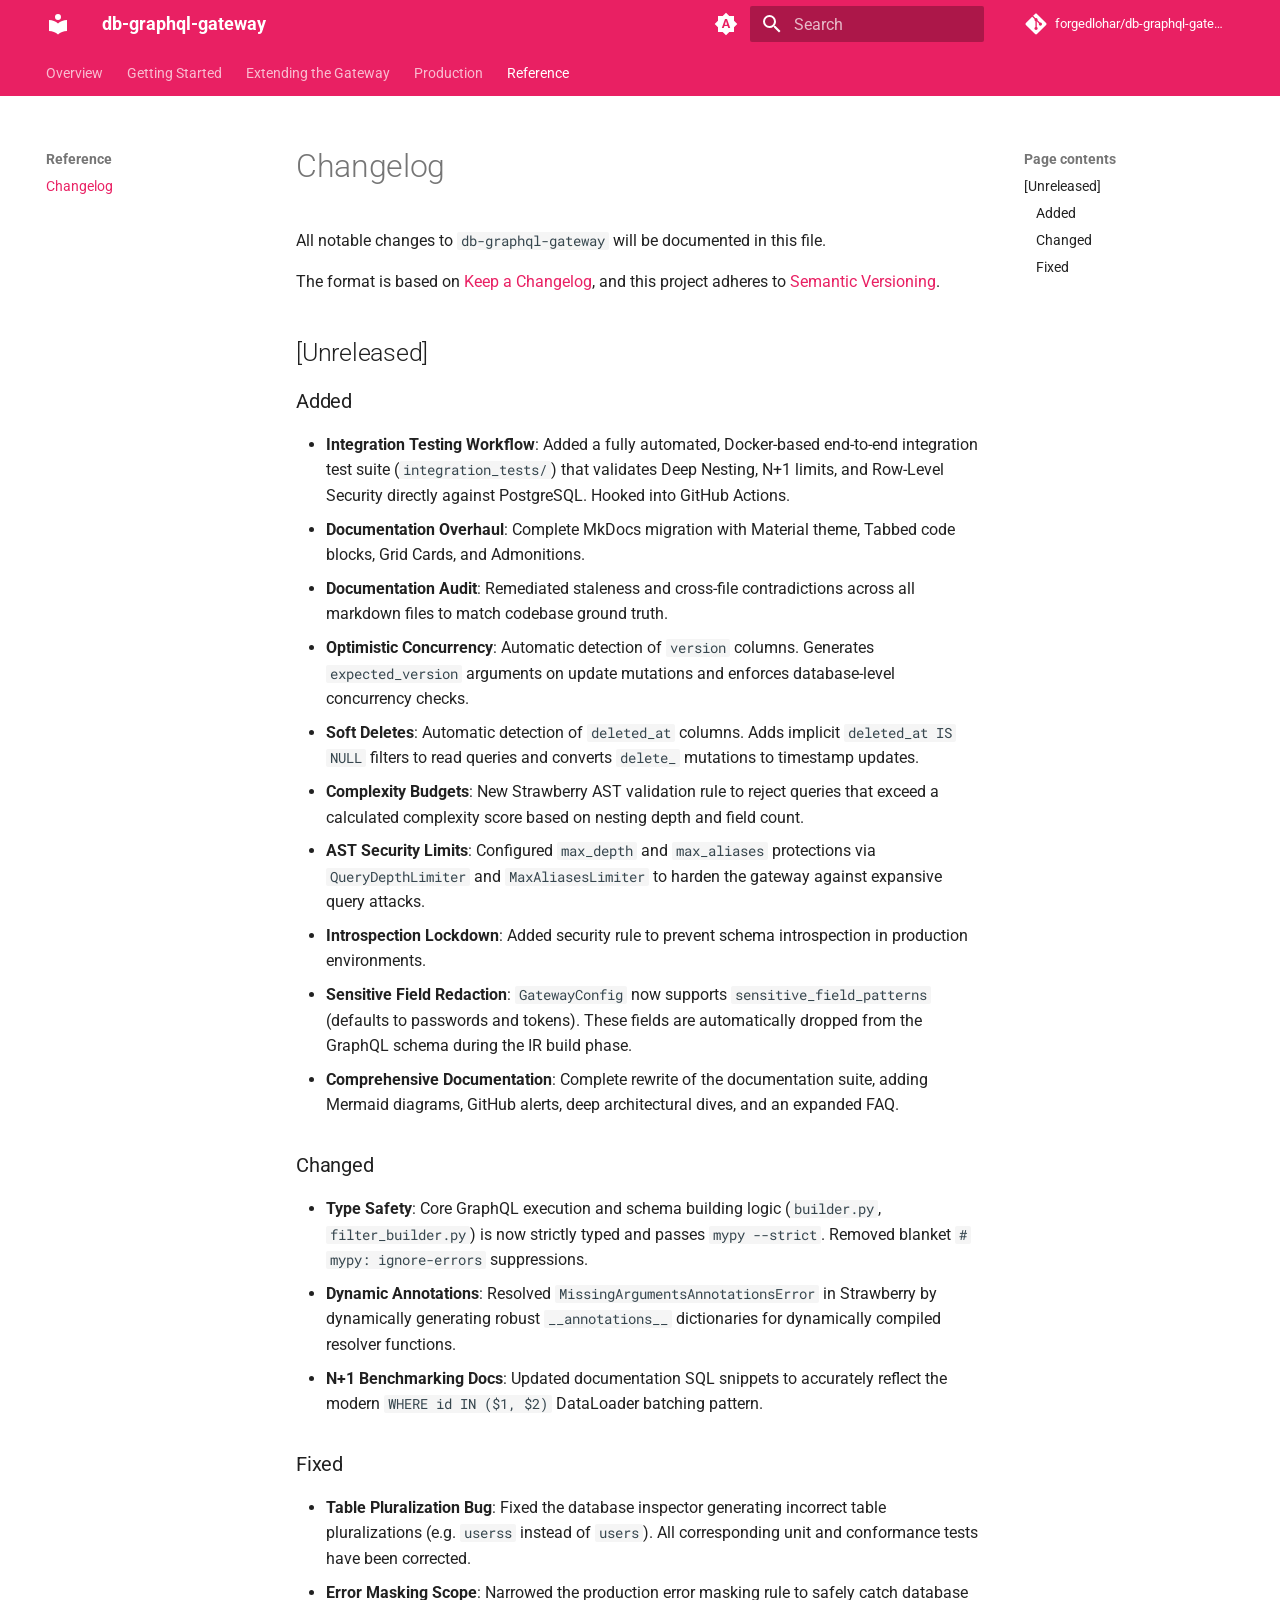
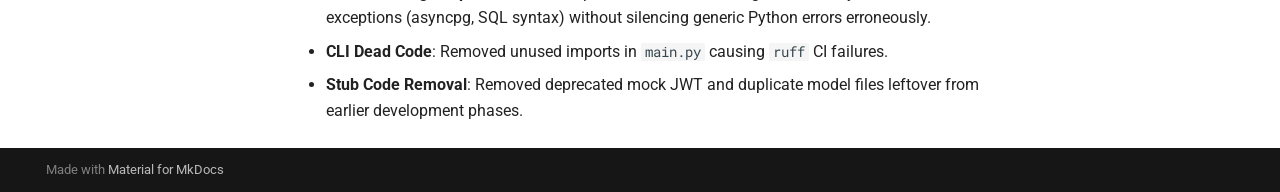
<file: CHANGELOG/index.html>
<!doctype html>
<html lang="en" class="no-js">
  <head>
    
      <meta charset="utf-8">
      <meta name="viewport" content="width=device-width,initial-scale=1">
      
        <meta name="description" content="A database-agnostic GraphQL gateway that pushes authorization and filtering down to SQL.">
      
      
      
        <link rel="canonical" href="https://forgedlohar.github.io/db-graphql-gateway/CHANGELOG/">
      
      
        <link rel="prev" href="../BENCHMARKS/">
      
      
      
        
      
      
      <link rel="icon" href="../assets/images/favicon.png">
      <meta name="generator" content="mkdocs-1.6.1, mkdocs-material-9.7.7">
    
    
      
        <title>Changelog - db-graphql-gateway</title>
      
    
    
      <link rel="stylesheet" href="../assets/stylesheets/main.ec1eaa64.min.css">
      
        
        <link rel="stylesheet" href="../assets/stylesheets/palette.ab4e12ef.min.css">
      
      


    
    
      
    
    
      
        
        
        <link rel="preconnect" href="https://fonts.gstatic.com" crossorigin>
        <link rel="stylesheet" href="https://fonts.googleapis.com/css?family=Roboto:300,300i,400,400i,700,700i%7CRoboto+Mono:400,400i,700,700i&display=fallback">
        <style>:root{--md-text-font:"Roboto";--md-code-font:"Roboto Mono"}</style>
      
    
    
    <script>__md_scope=new URL("..",location),__md_hash=e=>[...e].reduce(((e,_)=>(e<<5)-e+_.charCodeAt(0)),0),__md_get=(e,_=localStorage,t=__md_scope)=>JSON.parse(_.getItem(t.pathname+"."+e)),__md_set=(e,_,t=localStorage,a=__md_scope)=>{try{t.setItem(a.pathname+"."+e,JSON.stringify(_))}catch(e){}}</script>
    
      

    
    
  </head>
  
  
    
    
      
    
    
    
    
    <body dir="ltr" data-md-color-scheme="default" data-md-color-primary="pink" data-md-color-accent="pink">
  
    
    <input class="md-toggle" data-md-toggle="drawer" type="checkbox" id="__drawer" autocomplete="off">
    <input class="md-toggle" data-md-toggle="search" type="checkbox" id="__search" autocomplete="off">
    <label class="md-overlay" for="__drawer"></label>
    <div data-md-component="skip">
      
        
        <a href="#changelog" class="md-skip">
          Skip to content
        </a>
      
    </div>
    <div data-md-component="announce">
      
    </div>
    
    
      

<header class="md-header" data-md-component="header">
  <nav class="md-header__inner md-grid" aria-label="Header">
    <a href=".." title="db-graphql-gateway" class="md-header__button md-logo" aria-label="db-graphql-gateway" data-md-component="logo">
      
  
  <svg xmlns="http://www.w3.org/2000/svg" viewBox="0 0 24 24"><path d="M12 8a3 3 0 0 0 3-3 3 3 0 0 0-3-3 3 3 0 0 0-3 3 3 3 0 0 0 3 3m0 3.54C9.64 9.35 6.5 8 3 8v11c3.5 0 6.64 1.35 9 3.54 2.36-2.19 5.5-3.54 9-3.54V8c-3.5 0-6.64 1.35-9 3.54"/></svg>

    </a>
    <label class="md-header__button md-icon" for="__drawer">
      
      <svg xmlns="http://www.w3.org/2000/svg" viewBox="0 0 24 24"><path d="M3 6h18v2H3zm0 5h18v2H3zm0 5h18v2H3z"/></svg>
    </label>
    <div class="md-header__title" data-md-component="header-title">
      <div class="md-header__ellipsis">
        <div class="md-header__topic">
          <span class="md-ellipsis">
            db-graphql-gateway
          </span>
        </div>
        <div class="md-header__topic" data-md-component="header-topic">
          <span class="md-ellipsis">
            
              Changelog
            
          </span>
        </div>
      </div>
    </div>
    
      
        <form class="md-header__option" data-md-component="palette">
  
    
    
    
    <input class="md-option" data-md-color-media="(prefers-color-scheme)" data-md-color-scheme="default" data-md-color-primary="pink" data-md-color-accent="pink"  aria-label="Switch to light mode"  type="radio" name="__palette" id="__palette_0">
    
      <label class="md-header__button md-icon" title="Switch to light mode" for="__palette_1" hidden>
        <svg xmlns="http://www.w3.org/2000/svg" viewBox="0 0 24 24"><path d="m14.3 16-.7-2h-3.2l-.7 2H7.8L11 7h2l3.2 9zM20 8.69V4h-4.69L12 .69 8.69 4H4v4.69L.69 12 4 15.31V20h4.69L12 23.31 15.31 20H20v-4.69L23.31 12zm-9.15 3.96h2.3L12 9z"/></svg>
      </label>
    
  
    
    
    
    <input class="md-option" data-md-color-media="(prefers-color-scheme: light)" data-md-color-scheme="default" data-md-color-primary="pink" data-md-color-accent="pink"  aria-label="Switch to dark mode"  type="radio" name="__palette" id="__palette_1">
    
      <label class="md-header__button md-icon" title="Switch to dark mode" for="__palette_2" hidden>
        <svg xmlns="http://www.w3.org/2000/svg" viewBox="0 0 24 24"><path d="M12 8a4 4 0 0 0-4 4 4 4 0 0 0 4 4 4 4 0 0 0 4-4 4 4 0 0 0-4-4m0 10a6 6 0 0 1-6-6 6 6 0 0 1 6-6 6 6 0 0 1 6 6 6 6 0 0 1-6 6m8-9.31V4h-4.69L12 .69 8.69 4H4v4.69L.69 12 4 15.31V20h4.69L12 23.31 15.31 20H20v-4.69L23.31 12z"/></svg>
      </label>
    
  
    
    
    
    <input class="md-option" data-md-color-media="(prefers-color-scheme: dark)" data-md-color-scheme="slate" data-md-color-primary="pink" data-md-color-accent="pink"  aria-label="Switch to system preference"  type="radio" name="__palette" id="__palette_2">
    
      <label class="md-header__button md-icon" title="Switch to system preference" for="__palette_0" hidden>
        <svg xmlns="http://www.w3.org/2000/svg" viewBox="0 0 24 24"><path d="M12 18c-.89 0-1.74-.2-2.5-.55C11.56 16.5 13 14.42 13 12s-1.44-4.5-3.5-5.45C10.26 6.2 11.11 6 12 6a6 6 0 0 1 6 6 6 6 0 0 1-6 6m8-9.31V4h-4.69L12 .69 8.69 4H4v4.69L.69 12 4 15.31V20h4.69L12 23.31 15.31 20H20v-4.69L23.31 12z"/></svg>
      </label>
    
  
</form>
      
    
    
      <script>var palette=__md_get("__palette");if(palette&&palette.color){if("(prefers-color-scheme)"===palette.color.media){var media=matchMedia("(prefers-color-scheme: light)"),input=document.querySelector(media.matches?"[data-md-color-media='(prefers-color-scheme: light)']":"[data-md-color-media='(prefers-color-scheme: dark)']");palette.color.media=input.getAttribute("data-md-color-media"),palette.color.scheme=input.getAttribute("data-md-color-scheme"),palette.color.primary=input.getAttribute("data-md-color-primary"),palette.color.accent=input.getAttribute("data-md-color-accent")}for(var[key,value]of Object.entries(palette.color))document.body.setAttribute("data-md-color-"+key,value)}</script>
    
    
    
      
      
        <label class="md-header__button md-icon" for="__search">
          
          <svg xmlns="http://www.w3.org/2000/svg" viewBox="0 0 24 24"><path d="M9.5 3A6.5 6.5 0 0 1 16 9.5c0 1.61-.59 3.09-1.56 4.23l.27.27h.79l5 5-1.5 1.5-5-5v-.79l-.27-.27A6.52 6.52 0 0 1 9.5 16 6.5 6.5 0 0 1 3 9.5 6.5 6.5 0 0 1 9.5 3m0 2C7 5 5 7 5 9.5S7 14 9.5 14 14 12 14 9.5 12 5 9.5 5"/></svg>
        </label>
        <div class="md-search" data-md-component="search" role="dialog">
  <label class="md-search__overlay" for="__search"></label>
  <div class="md-search__inner" role="search">
    <form class="md-search__form" name="search">
      <input type="text" class="md-search__input" name="query" aria-label="Search" placeholder="Search" autocapitalize="off" autocorrect="off" autocomplete="off" spellcheck="false" data-md-component="search-query" required>
      <label class="md-search__icon md-icon" for="__search">
        
        <svg xmlns="http://www.w3.org/2000/svg" viewBox="0 0 24 24"><path d="M9.5 3A6.5 6.5 0 0 1 16 9.5c0 1.61-.59 3.09-1.56 4.23l.27.27h.79l5 5-1.5 1.5-5-5v-.79l-.27-.27A6.52 6.52 0 0 1 9.5 16 6.5 6.5 0 0 1 3 9.5 6.5 6.5 0 0 1 9.5 3m0 2C7 5 5 7 5 9.5S7 14 9.5 14 14 12 14 9.5 12 5 9.5 5"/></svg>
        
        <svg xmlns="http://www.w3.org/2000/svg" viewBox="0 0 24 24"><path d="M20 11v2H8l5.5 5.5-1.42 1.42L4.16 12l7.92-7.92L13.5 5.5 8 11z"/></svg>
      </label>
      <nav class="md-search__options" aria-label="Search">
        
        <button type="reset" class="md-search__icon md-icon" title="Clear" aria-label="Clear" tabindex="-1">
          
          <svg xmlns="http://www.w3.org/2000/svg" viewBox="0 0 24 24"><path d="M19 6.41 17.59 5 12 10.59 6.41 5 5 6.41 10.59 12 5 17.59 6.41 19 12 13.41 17.59 19 19 17.59 13.41 12z"/></svg>
        </button>
      </nav>
      
        <div class="md-search__suggest" data-md-component="search-suggest"></div>
      
    </form>
    <div class="md-search__output">
      <div class="md-search__scrollwrap" tabindex="0" data-md-scrollfix>
        <div class="md-search-result" data-md-component="search-result">
          <div class="md-search-result__meta">
            Initializing search
          </div>
          <ol class="md-search-result__list" role="presentation"></ol>
        </div>
      </div>
    </div>
  </div>
</div>
      
    
    
      <div class="md-header__source">
        <a href="https://github.com/forgedlohar/db-graphql-gateway" title="Go to repository" class="md-source" data-md-component="source">
  <div class="md-source__icon md-icon">
    
    <svg xmlns="http://www.w3.org/2000/svg" viewBox="0 0 448 512"><!--! Font Awesome Free 7.1.0 by @fontawesome - https://fontawesome.com License - https://fontawesome.com/license/free (Icons: CC BY 4.0, Fonts: SIL OFL 1.1, Code: MIT License) Copyright 2025 Fonticons, Inc.--><path d="M439.6 236.1 244 40.5c-5.4-5.5-12.8-8.5-20.4-8.5s-15 3-20.4 8.4L162.5 81l51.5 51.5c27.1-9.1 52.7 16.8 43.4 43.7l49.7 49.7c34.2-11.8 61.2 31 35.5 56.7-26.5 26.5-70.2-2.9-56-37.3L240.3 199v121.9c25.3 12.5 22.3 41.8 9.1 55-6.4 6.4-15.2 10.1-24.3 10.1s-17.8-3.6-24.3-10.1c-17.6-17.6-11.1-46.9 11.2-56v-123c-20.8-8.5-24.6-30.7-18.6-45L142.6 101 8.5 235.1C3 240.6 0 247.9 0 255.5s3 15 8.5 20.4l195.6 195.7c5.4 5.4 12.7 8.4 20.4 8.4s15-3 20.4-8.4l194.7-194.7c5.4-5.4 8.4-12.8 8.4-20.4s-3-15-8.4-20.4"/></svg>
  </div>
  <div class="md-source__repository">
    forgedlohar/db-graphql-gateway
  </div>
</a>
      </div>
    
  </nav>
  
</header>
    
    <div class="md-container" data-md-component="container">
      
      
        
          
            
<nav class="md-tabs" aria-label="Tabs" data-md-component="tabs">
  <div class="md-grid">
    <ul class="md-tabs__list">
      
        
  
  
  
  
    
    
      <li class="md-tabs__item">
        <a href=".." class="md-tabs__link">
          
  
  
  Overview

        </a>
      </li>
    
  

      
        
  
  
  
  
    
    
      <li class="md-tabs__item">
        <a href="../quickstart/" class="md-tabs__link">
          
  
  
  Getting Started

        </a>
      </li>
    
  

      
        
  
  
  
  
    
    
      <li class="md-tabs__item">
        <a href="../CONTRIBUTING_ADAPTER/" class="md-tabs__link">
          
  
  
  Extending the Gateway

        </a>
      </li>
    
  

      
        
  
  
  
  
    
    
      <li class="md-tabs__item">
        <a href="../SECURITY/" class="md-tabs__link">
          
  
  
  Production

        </a>
      </li>
    
  

      
        
  
  
  
    
  
  
    
    
      <li class="md-tabs__item md-tabs__item--active">
        <a href="./" class="md-tabs__link">
          
  
  
  Reference

        </a>
      </li>
    
  

      
    </ul>
  </div>
</nav>
          
        
      
      <main class="md-main" data-md-component="main">
        <div class="md-main__inner md-grid">
          
            
              
              <div class="md-sidebar md-sidebar--primary" data-md-component="sidebar" data-md-type="navigation" >
                <div class="md-sidebar__scrollwrap">
                  <div class="md-sidebar__inner">
                    


  


<nav class="md-nav md-nav--primary md-nav--lifted" aria-label="Navigation" data-md-level="0">
  <label class="md-nav__title" for="__drawer">
    <a href=".." title="db-graphql-gateway" class="md-nav__button md-logo" aria-label="db-graphql-gateway" data-md-component="logo">
      
  
  <svg xmlns="http://www.w3.org/2000/svg" viewBox="0 0 24 24"><path d="M12 8a3 3 0 0 0 3-3 3 3 0 0 0-3-3 3 3 0 0 0-3 3 3 3 0 0 0 3 3m0 3.54C9.64 9.35 6.5 8 3 8v11c3.5 0 6.64 1.35 9 3.54 2.36-2.19 5.5-3.54 9-3.54V8c-3.5 0-6.64 1.35-9 3.54"/></svg>

    </a>
    db-graphql-gateway
  </label>
  
    <div class="md-nav__source">
      <a href="https://github.com/forgedlohar/db-graphql-gateway" title="Go to repository" class="md-source" data-md-component="source">
  <div class="md-source__icon md-icon">
    
    <svg xmlns="http://www.w3.org/2000/svg" viewBox="0 0 448 512"><!--! Font Awesome Free 7.1.0 by @fontawesome - https://fontawesome.com License - https://fontawesome.com/license/free (Icons: CC BY 4.0, Fonts: SIL OFL 1.1, Code: MIT License) Copyright 2025 Fonticons, Inc.--><path d="M439.6 236.1 244 40.5c-5.4-5.5-12.8-8.5-20.4-8.5s-15 3-20.4 8.4L162.5 81l51.5 51.5c27.1-9.1 52.7 16.8 43.4 43.7l49.7 49.7c34.2-11.8 61.2 31 35.5 56.7-26.5 26.5-70.2-2.9-56-37.3L240.3 199v121.9c25.3 12.5 22.3 41.8 9.1 55-6.4 6.4-15.2 10.1-24.3 10.1s-17.8-3.6-24.3-10.1c-17.6-17.6-11.1-46.9 11.2-56v-123c-20.8-8.5-24.6-30.7-18.6-45L142.6 101 8.5 235.1C3 240.6 0 247.9 0 255.5s3 15 8.5 20.4l195.6 195.7c5.4 5.4 12.7 8.4 20.4 8.4s15-3 20.4-8.4l194.7-194.7c5.4-5.4 8.4-12.8 8.4-20.4s-3-15-8.4-20.4"/></svg>
  </div>
  <div class="md-source__repository">
    forgedlohar/db-graphql-gateway
  </div>
</a>
    </div>
  
  <ul class="md-nav__list" data-md-scrollfix>
    
      
      
  
  
  
  
    
    
    
    
      
      
        
      
    
    
    <li class="md-nav__item md-nav__item--nested">
      
        
        
        <input class="md-nav__toggle md-toggle " type="checkbox" id="__nav_1" >
        
          
          <label class="md-nav__link" for="__nav_1" id="__nav_1_label" tabindex="0">
            
  
  
  <span class="md-ellipsis">
    
  
    Overview
  

    
  </span>
  
  

            <span class="md-nav__icon md-icon"></span>
          </label>
        
        <nav class="md-nav" data-md-level="1" aria-labelledby="__nav_1_label" aria-expanded="false">
          <label class="md-nav__title" for="__nav_1">
            <span class="md-nav__icon md-icon"></span>
            
  
    Overview
  

          </label>
          <ul class="md-nav__list" data-md-scrollfix>
            
              
                
  
  
  
  
    <li class="md-nav__item">
      <a href=".." class="md-nav__link">
        
  
  
  <span class="md-ellipsis">
    
  
    Introduction
  

    
  </span>
  
  

      </a>
    </li>
  

              
            
              
                
  
  
  
  
    <li class="md-nav__item">
      <a href="../comparison/" class="md-nav__link">
        
  
  
  <span class="md-ellipsis">
    
  
    Comparison
  

    
  </span>
  
  

      </a>
    </li>
  

              
            
              
                
  
  
  
  
    <li class="md-nav__item">
      <a href="../ARCHITECTURE/" class="md-nav__link">
        
  
  
  <span class="md-ellipsis">
    
  
    Architecture
  

    
  </span>
  
  

      </a>
    </li>
  

              
            
          </ul>
        </nav>
      
    </li>
  

    
      
      
  
  
  
  
    
    
    
    
      
      
        
      
    
    
    <li class="md-nav__item md-nav__item--nested">
      
        
        
        <input class="md-nav__toggle md-toggle " type="checkbox" id="__nav_2" >
        
          
          <label class="md-nav__link" for="__nav_2" id="__nav_2_label" tabindex="0">
            
  
  
  <span class="md-ellipsis">
    
  
    Getting Started
  

    
  </span>
  
  

            <span class="md-nav__icon md-icon"></span>
          </label>
        
        <nav class="md-nav" data-md-level="1" aria-labelledby="__nav_2_label" aria-expanded="false">
          <label class="md-nav__title" for="__nav_2">
            <span class="md-nav__icon md-icon"></span>
            
  
    Getting Started
  

          </label>
          <ul class="md-nav__list" data-md-scrollfix>
            
              
                
  
  
  
  
    <li class="md-nav__item">
      <a href="../quickstart/" class="md-nav__link">
        
  
  
  <span class="md-ellipsis">
    
  
    Quickstart
  

    
  </span>
  
  

      </a>
    </li>
  

              
            
              
                
  
  
  
  
    <li class="md-nav__item">
      <a href="../cli/" class="md-nav__link">
        
  
  
  <span class="md-ellipsis">
    
  
    CLI Reference
  

    
  </span>
  
  

      </a>
    </li>
  

              
            
              
                
  
  
  
  
    <li class="md-nav__item">
      <a href="../mcp/" class="md-nav__link">
        
  
  
  <span class="md-ellipsis">
    
  
    MCP Integration
  

    
  </span>
  
  

      </a>
    </li>
  

              
            
              
                
  
  
  
  
    <li class="md-nav__item">
      <a href="../testing/" class="md-nav__link">
        
  
  
  <span class="md-ellipsis">
    
  
    Testing
  

    
  </span>
  
  

      </a>
    </li>
  

              
            
              
                
  
  
  
  
    <li class="md-nav__item">
      <a href="../FAQ/" class="md-nav__link">
        
  
  
  <span class="md-ellipsis">
    
  
    FAQ
  

    
  </span>
  
  

      </a>
    </li>
  

              
            
          </ul>
        </nav>
      
    </li>
  

    
      
      
  
  
  
  
    
    
    
    
      
      
        
      
    
    
    <li class="md-nav__item md-nav__item--nested">
      
        
        
        <input class="md-nav__toggle md-toggle " type="checkbox" id="__nav_3" >
        
          
          <label class="md-nav__link" for="__nav_3" id="__nav_3_label" tabindex="0">
            
  
  
  <span class="md-ellipsis">
    
  
    Extending the Gateway
  

    
  </span>
  
  

            <span class="md-nav__icon md-icon"></span>
          </label>
        
        <nav class="md-nav" data-md-level="1" aria-labelledby="__nav_3_label" aria-expanded="false">
          <label class="md-nav__title" for="__nav_3">
            <span class="md-nav__icon md-icon"></span>
            
  
    Extending the Gateway
  

          </label>
          <ul class="md-nav__list" data-md-scrollfix>
            
              
                
  
  
  
  
    <li class="md-nav__item">
      <a href="../CONTRIBUTING_ADAPTER/" class="md-nav__link">
        
  
  
  <span class="md-ellipsis">
    
  
    Adapter Development
  

    
  </span>
  
  

      </a>
    </li>
  

              
            
          </ul>
        </nav>
      
    </li>
  

    
      
      
  
  
  
  
    
    
    
    
      
      
        
      
    
    
    <li class="md-nav__item md-nav__item--nested">
      
        
        
        <input class="md-nav__toggle md-toggle " type="checkbox" id="__nav_4" >
        
          
          <label class="md-nav__link" for="__nav_4" id="__nav_4_label" tabindex="0">
            
  
  
  <span class="md-ellipsis">
    
  
    Production
  

    
  </span>
  
  

            <span class="md-nav__icon md-icon"></span>
          </label>
        
        <nav class="md-nav" data-md-level="1" aria-labelledby="__nav_4_label" aria-expanded="false">
          <label class="md-nav__title" for="__nav_4">
            <span class="md-nav__icon md-icon"></span>
            
  
    Production
  

          </label>
          <ul class="md-nav__list" data-md-scrollfix>
            
              
                
  
  
  
  
    <li class="md-nav__item">
      <a href="../SECURITY/" class="md-nav__link">
        
  
  
  <span class="md-ellipsis">
    
  
    Security
  

    
  </span>
  
  

      </a>
    </li>
  

              
            
              
                
  
  
  
  
    <li class="md-nav__item">
      <a href="../BENCHMARKS/" class="md-nav__link">
        
  
  
  <span class="md-ellipsis">
    
  
    Performance & Benchmarks
  

    
  </span>
  
  

      </a>
    </li>
  

              
            
          </ul>
        </nav>
      
    </li>
  

    
      
      
  
  
    
  
  
  
    
    
    
    
      
        
        
      
      
        
      
    
    
    <li class="md-nav__item md-nav__item--active md-nav__item--section md-nav__item--nested">
      
        
        
        <input class="md-nav__toggle md-toggle " type="checkbox" id="__nav_5" checked>
        
          
          <label class="md-nav__link" for="__nav_5" id="__nav_5_label" tabindex="">
            
  
  
  <span class="md-ellipsis">
    
  
    Reference
  

    
  </span>
  
  

            <span class="md-nav__icon md-icon"></span>
          </label>
        
        <nav class="md-nav" data-md-level="1" aria-labelledby="__nav_5_label" aria-expanded="true">
          <label class="md-nav__title" for="__nav_5">
            <span class="md-nav__icon md-icon"></span>
            
  
    Reference
  

          </label>
          <ul class="md-nav__list" data-md-scrollfix>
            
              
                
  
  
    
  
  
  
    <li class="md-nav__item md-nav__item--active">
      
      <input class="md-nav__toggle md-toggle" type="checkbox" id="__toc">
      
      
        
      
      
        <label class="md-nav__link md-nav__link--active" for="__toc">
          
  
  
  <span class="md-ellipsis">
    
  
    Changelog
  

    
  </span>
  
  

          <span class="md-nav__icon md-icon"></span>
        </label>
      
      <a href="./" class="md-nav__link md-nav__link--active">
        
  
  
  <span class="md-ellipsis">
    
  
    Changelog
  

    
  </span>
  
  

      </a>
      
        

  

<nav class="md-nav md-nav--secondary" aria-label="Page contents">
  
  
  
    
  
  
    <label class="md-nav__title" for="__toc">
      <span class="md-nav__icon md-icon"></span>
      Page contents
    </label>
    <ul class="md-nav__list" data-md-component="toc" data-md-scrollfix>
      
        <li class="md-nav__item">
  <a href="#unreleased" class="md-nav__link">
    <span class="md-ellipsis">
      
        [Unreleased]
      
    </span>
  </a>
  
    <nav class="md-nav" aria-label="[Unreleased]">
      <ul class="md-nav__list">
        
          <li class="md-nav__item">
  <a href="#added" class="md-nav__link">
    <span class="md-ellipsis">
      
        Added
      
    </span>
  </a>
  
</li>
        
          <li class="md-nav__item">
  <a href="#changed" class="md-nav__link">
    <span class="md-ellipsis">
      
        Changed
      
    </span>
  </a>
  
</li>
        
          <li class="md-nav__item">
  <a href="#fixed" class="md-nav__link">
    <span class="md-ellipsis">
      
        Fixed
      
    </span>
  </a>
  
</li>
        
      </ul>
    </nav>
  
</li>
      
    </ul>
  
</nav>
      
    </li>
  

              
            
          </ul>
        </nav>
      
    </li>
  

    
  </ul>
</nav>
                  </div>
                </div>
              </div>
            
            
              
              <div class="md-sidebar md-sidebar--secondary" data-md-component="sidebar" data-md-type="toc" >
                <div class="md-sidebar__scrollwrap">
                  <div class="md-sidebar__inner">
                    

  

<nav class="md-nav md-nav--secondary" aria-label="Page contents">
  
  
  
    
  
  
    <label class="md-nav__title" for="__toc">
      <span class="md-nav__icon md-icon"></span>
      Page contents
    </label>
    <ul class="md-nav__list" data-md-component="toc" data-md-scrollfix>
      
        <li class="md-nav__item">
  <a href="#unreleased" class="md-nav__link">
    <span class="md-ellipsis">
      
        [Unreleased]
      
    </span>
  </a>
  
    <nav class="md-nav" aria-label="[Unreleased]">
      <ul class="md-nav__list">
        
          <li class="md-nav__item">
  <a href="#added" class="md-nav__link">
    <span class="md-ellipsis">
      
        Added
      
    </span>
  </a>
  
</li>
        
          <li class="md-nav__item">
  <a href="#changed" class="md-nav__link">
    <span class="md-ellipsis">
      
        Changed
      
    </span>
  </a>
  
</li>
        
          <li class="md-nav__item">
  <a href="#fixed" class="md-nav__link">
    <span class="md-ellipsis">
      
        Fixed
      
    </span>
  </a>
  
</li>
        
      </ul>
    </nav>
  
</li>
      
    </ul>
  
</nav>
                  </div>
                </div>
              </div>
            
          
          
            <div class="md-content" data-md-component="content">
              
                




              
              <article class="md-content__inner md-typeset">
                
                  


  
  


<h1 id="changelog">Changelog<a class="headerlink" href="#changelog" title="Permanent link">&para;</a></h1>
<p>All notable changes to <code>db-graphql-gateway</code> will be documented in this file.</p>
<p>The format is based on <a href="https://keepachangelog.com/en/1.0.0/">Keep a Changelog</a>, and this project adheres to <a href="https://semver.org/spec/v2.0.0.html">Semantic Versioning</a>.</p>
<h2 id="unreleased">[Unreleased]<a class="headerlink" href="#unreleased" title="Permanent link">&para;</a></h2>
<h3 id="added">Added<a class="headerlink" href="#added" title="Permanent link">&para;</a></h3>
<ul>
<li><strong>Integration Testing Workflow</strong>: Added a fully automated, Docker-based end-to-end integration test suite (<code>integration_tests/</code>) that validates Deep Nesting, N+1 limits, and Row-Level Security directly against PostgreSQL. Hooked into GitHub Actions.</li>
<li><strong>Documentation Overhaul</strong>: Complete MkDocs migration with Material theme, Tabbed code blocks, Grid Cards, and Admonitions.</li>
<li><strong>Documentation Audit</strong>: Remediated staleness and cross-file contradictions across all markdown files to match codebase ground truth.</li>
<li><strong>Optimistic Concurrency</strong>: Automatic detection of <code>version</code> columns. Generates <code>expected_version</code> arguments on update mutations and enforces database-level concurrency checks.</li>
<li><strong>Soft Deletes</strong>: Automatic detection of <code>deleted_at</code> columns. Adds implicit <code>deleted_at IS NULL</code> filters to read queries and converts <code>delete_</code> mutations to timestamp updates.</li>
<li><strong>Complexity Budgets</strong>: New Strawberry AST validation rule to reject queries that exceed a calculated complexity score based on nesting depth and field count.</li>
<li><strong>AST Security Limits</strong>: Configured <code>max_depth</code> and <code>max_aliases</code> protections via <code>QueryDepthLimiter</code> and <code>MaxAliasesLimiter</code> to harden the gateway against expansive query attacks.</li>
<li><strong>Introspection Lockdown</strong>: Added security rule to prevent schema introspection in production environments.</li>
<li><strong>Sensitive Field Redaction</strong>: <code>GatewayConfig</code> now supports <code>sensitive_field_patterns</code> (defaults to passwords and tokens). These fields are automatically dropped from the GraphQL schema during the IR build phase.</li>
<li><strong>Comprehensive Documentation</strong>: Complete rewrite of the documentation suite, adding Mermaid diagrams, GitHub alerts, deep architectural dives, and an expanded FAQ.</li>
</ul>
<h3 id="changed">Changed<a class="headerlink" href="#changed" title="Permanent link">&para;</a></h3>
<ul>
<li><strong>Type Safety</strong>: Core GraphQL execution and schema building logic (<code>builder.py</code>, <code>filter_builder.py</code>) is now strictly typed and passes <code>mypy --strict</code>. Removed blanket <code># mypy: ignore-errors</code> suppressions.</li>
<li><strong>Dynamic Annotations</strong>: Resolved <code>MissingArgumentsAnnotationsError</code> in Strawberry by dynamically generating robust <code>__annotations__</code> dictionaries for dynamically compiled resolver functions.</li>
<li><strong>N+1 Benchmarking Docs</strong>: Updated documentation SQL snippets to accurately reflect the modern <code>WHERE id IN ($1, $2)</code> DataLoader batching pattern.</li>
</ul>
<h3 id="fixed">Fixed<a class="headerlink" href="#fixed" title="Permanent link">&para;</a></h3>
<ul>
<li><strong>Table Pluralization Bug</strong>: Fixed the database inspector generating incorrect table pluralizations (e.g. <code>userss</code> instead of <code>users</code>). All corresponding unit and conformance tests have been corrected.</li>
<li><strong>Error Masking Scope</strong>: Narrowed the production error masking rule to safely catch database exceptions (asyncpg, SQL syntax) without silencing generic Python errors erroneously.</li>
<li><strong>CLI Dead Code</strong>: Removed unused imports in <code>main.py</code> causing <code>ruff</code> CI failures.</li>
<li><strong>Stub Code Removal</strong>: Removed deprecated mock JWT and duplicate model files leftover from earlier development phases.</li>
</ul>












                
              </article>
            </div>
          
          
  <script>var tabs=__md_get("__tabs");if(Array.isArray(tabs))e:for(var set of document.querySelectorAll(".tabbed-set")){var labels=set.querySelector(".tabbed-labels");for(var tab of tabs)for(var label of labels.getElementsByTagName("label"))if(label.innerText.trim()===tab){var input=document.getElementById(label.htmlFor);input.checked=!0;continue e}}</script>

<script>var target=document.getElementById(location.hash.slice(1));target&&target.name&&(target.checked=target.name.startsWith("__tabbed_"))</script>
        </div>
        
          <button type="button" class="md-top md-icon" data-md-component="top" hidden>
  
  <svg xmlns="http://www.w3.org/2000/svg" viewBox="0 0 24 24"><path d="M13 20h-2V8l-5.5 5.5-1.42-1.42L12 4.16l7.92 7.92-1.42 1.42L13 8z"/></svg>
  Back to top
</button>
        
      </main>
      
        <footer class="md-footer">
  
  <div class="md-footer-meta md-typeset">
    <div class="md-footer-meta__inner md-grid">
      <div class="md-copyright">
  
  
    Made with
    <a href="https://squidfunk.github.io/mkdocs-material/" target="_blank" rel="noopener">
      Material for MkDocs
    </a>
  
</div>
      
    </div>
  </div>
</footer>
      
    </div>
    <div class="md-dialog" data-md-component="dialog">
      <div class="md-dialog__inner md-typeset"></div>
    </div>
    
      <div class="md-progress" data-md-component="progress" role="progressbar"></div>
    
    
    
      
      
      <script id="__config" type="application/json">{"annotate": null, "base": "..", "features": ["content.tabs.link", "content.code.annotate", "content.code.copy", "announce.dismiss", "navigation.tabs", "navigation.instant", "navigation.instant.prefetch", "navigation.instant.preview", "navigation.instant.progress", "navigation.path", "navigation.sections", "navigation.top", "navigation.tracking", "search.suggest", "toc.follow"], "search": "../assets/javascripts/workers/search.2c215733.min.js", "tags": null, "translations": {"clipboard.copied": "Copied to clipboard", "clipboard.copy": "Copy to clipboard", "search.result.more.one": "1 more on this page", "search.result.more.other": "# more on this page", "search.result.none": "No matching documents", "search.result.one": "1 matching document", "search.result.other": "# matching documents", "search.result.placeholder": "Type to start searching", "search.result.term.missing": "Missing", "select.version": "Select version"}, "version": null}</script>
    
    
      <script src="../assets/javascripts/bundle.d7400e89.min.js"></script>
      
    
  </body>
</html>
</file>
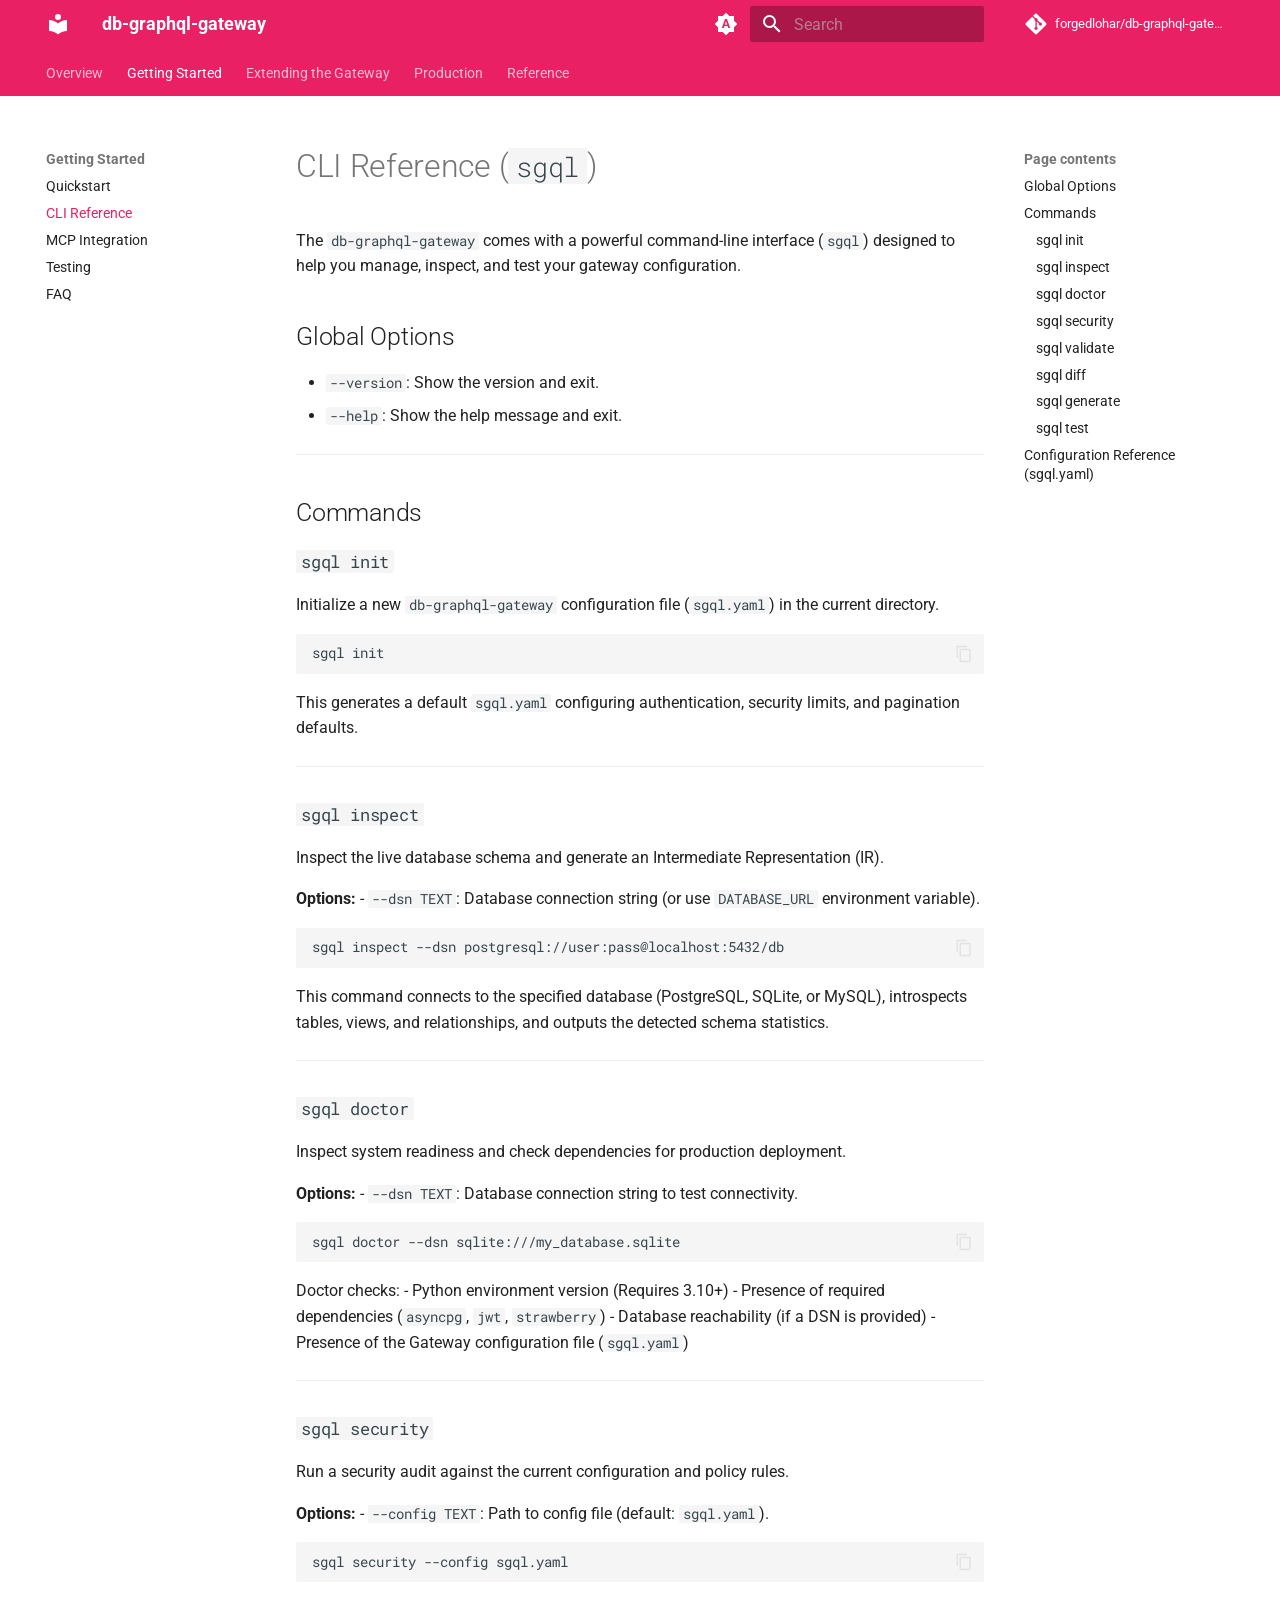
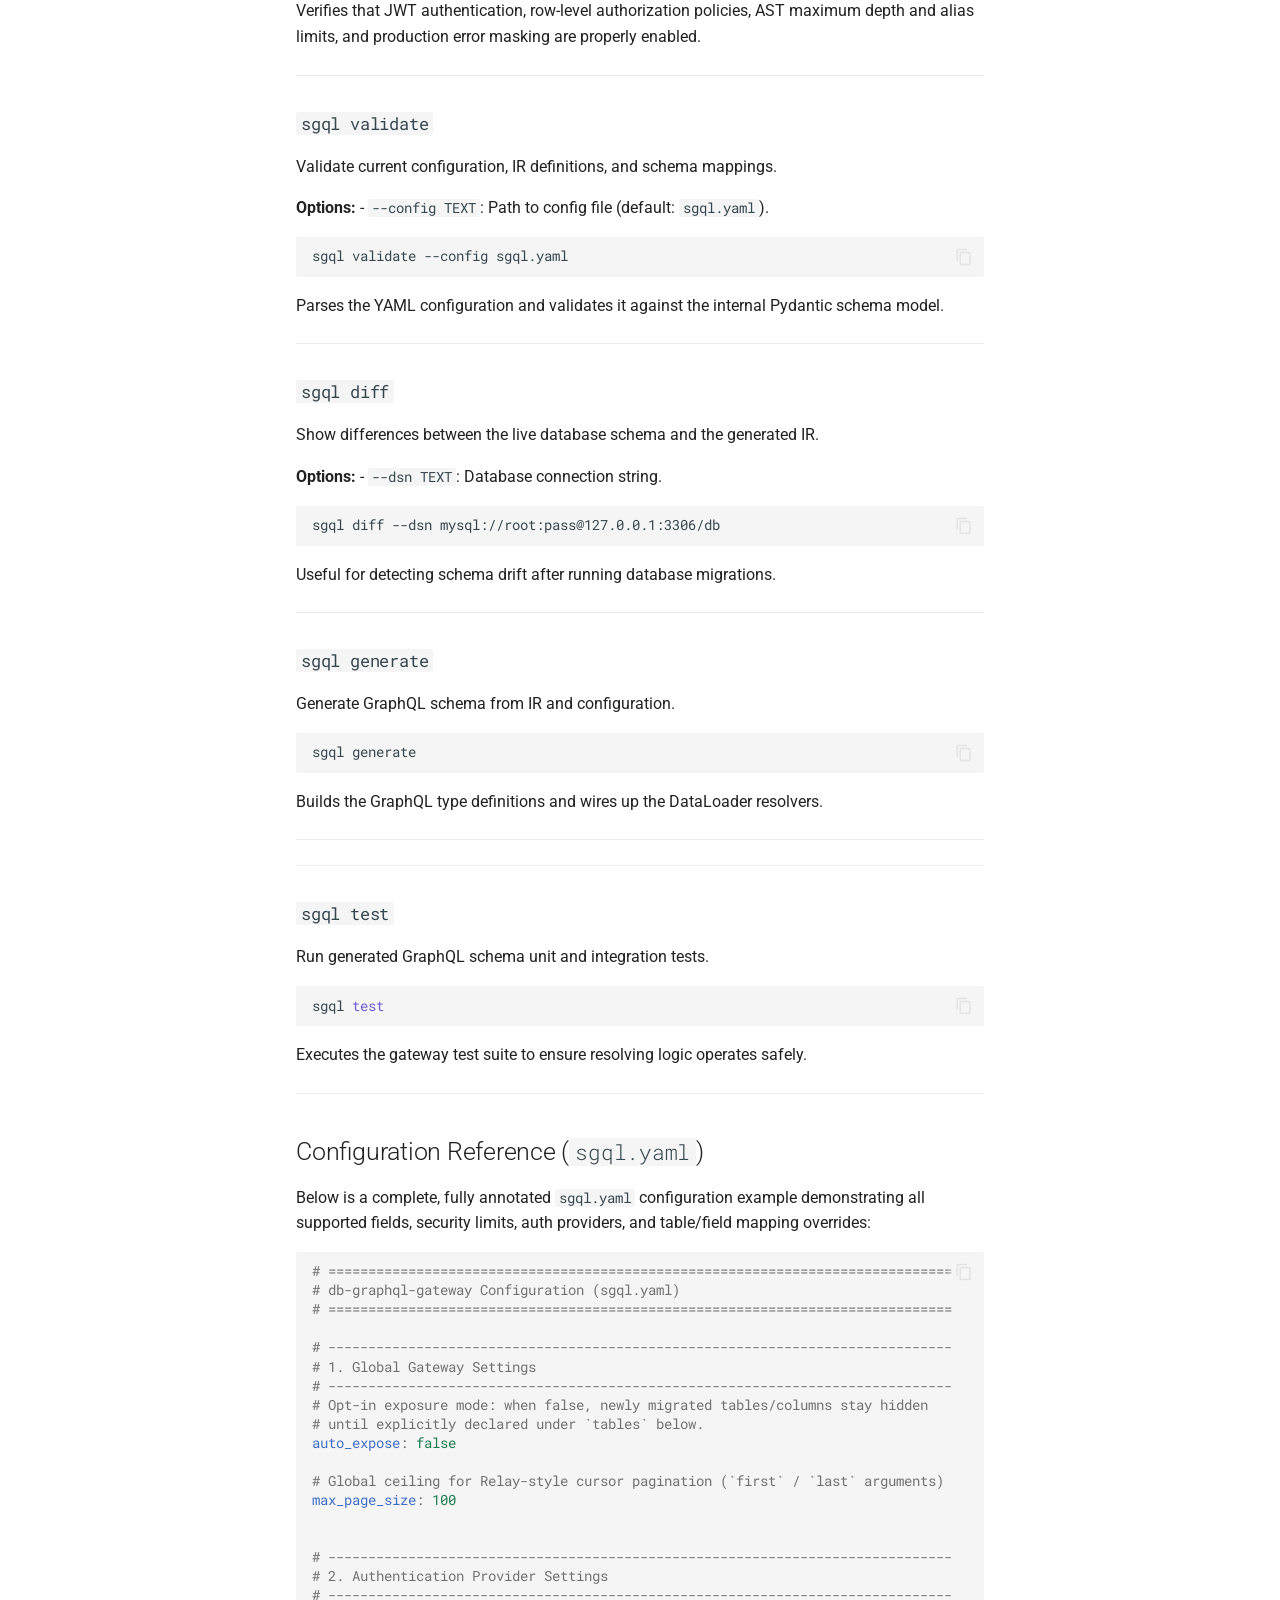
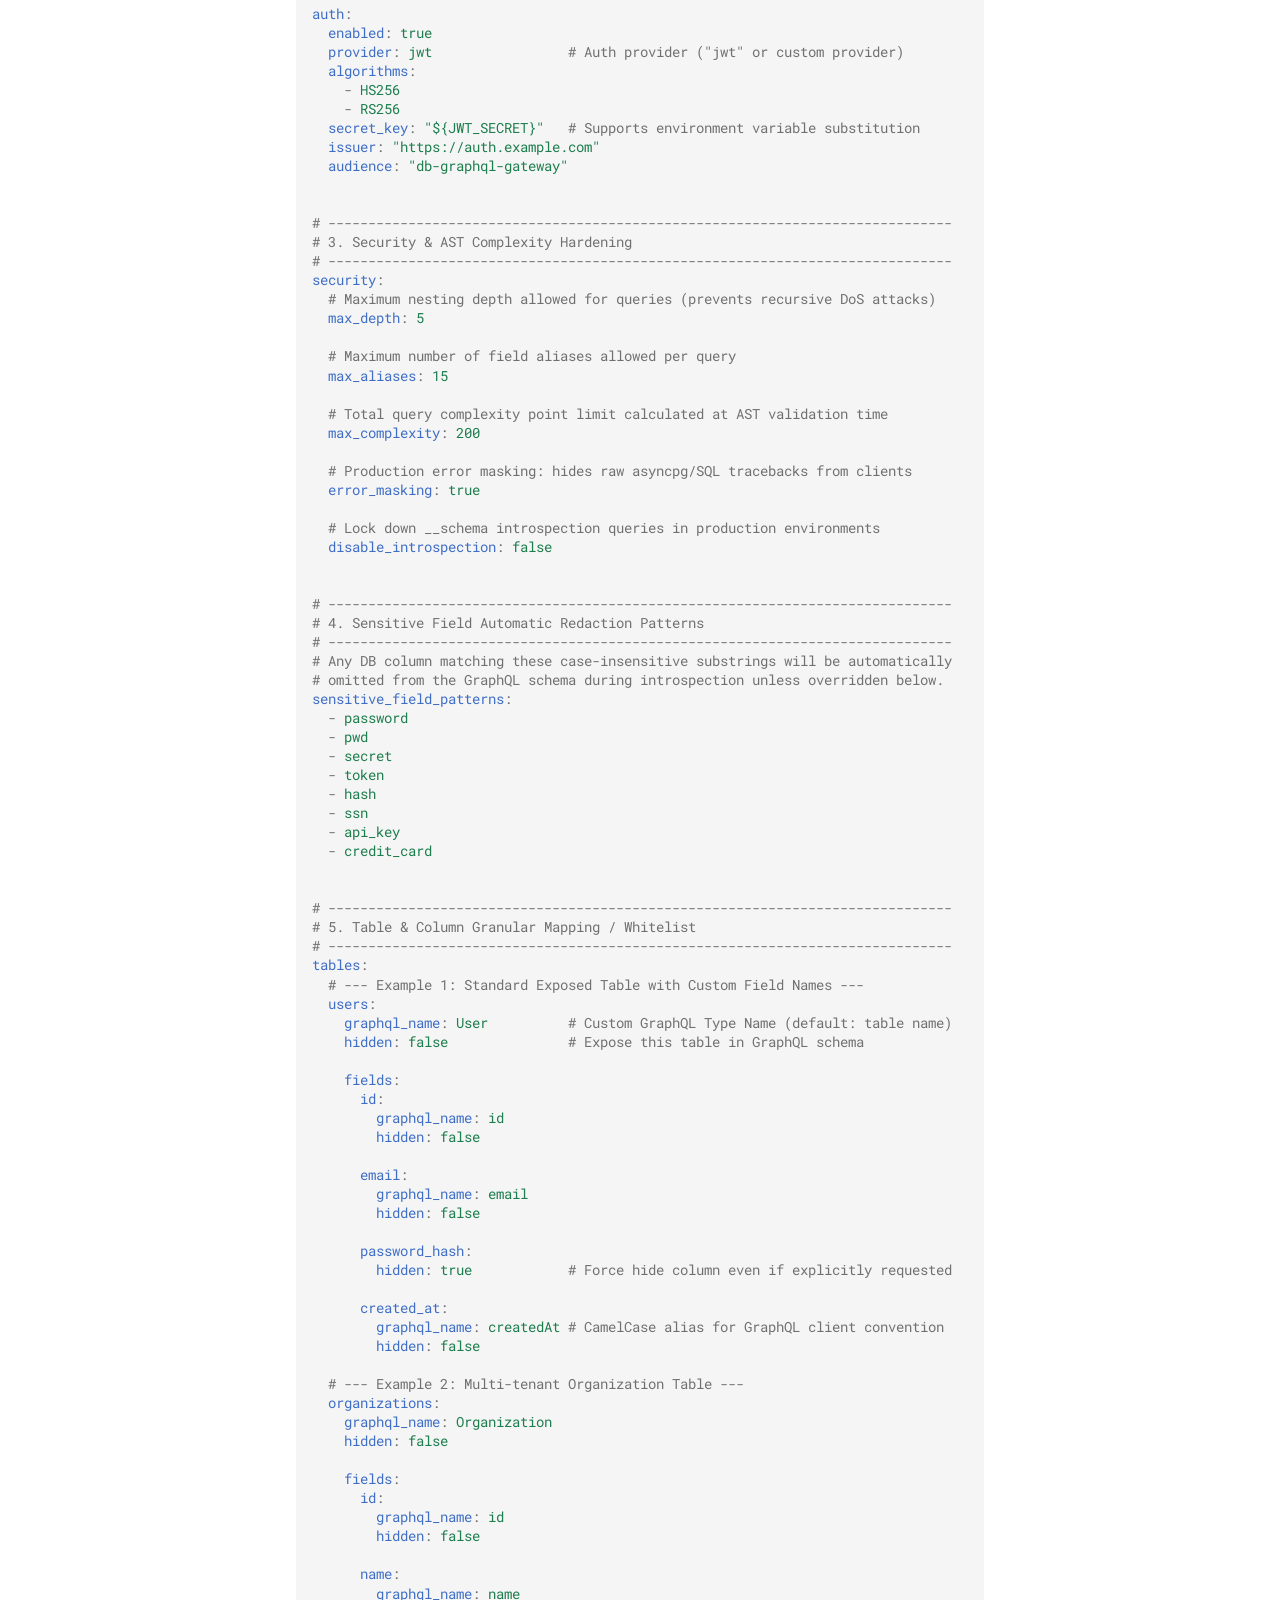
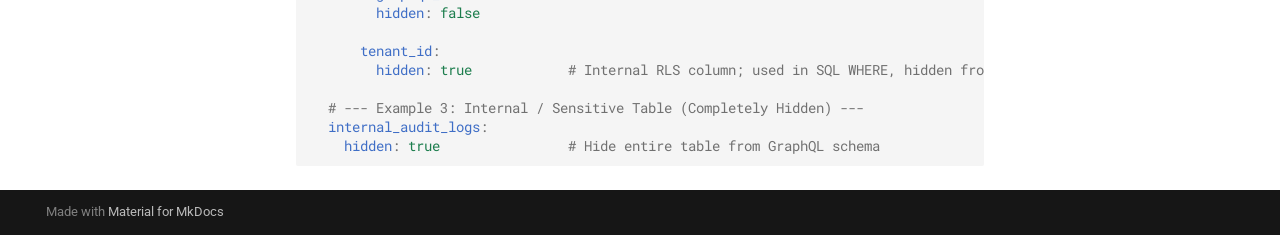
<file: cli/index.html>
<!doctype html>
<html lang="en" class="no-js">
  <head>
    
      <meta charset="utf-8">
      <meta name="viewport" content="width=device-width,initial-scale=1">
      
        <meta name="description" content="A database-agnostic GraphQL gateway that pushes authorization and filtering down to SQL.">
      
      
      
        <link rel="canonical" href="https://forgedlohar.github.io/db-graphql-gateway/cli/">
      
      
        <link rel="prev" href="../quickstart/">
      
      
        <link rel="next" href="../mcp/">
      
      
        
      
      
      <link rel="icon" href="../assets/images/favicon.png">
      <meta name="generator" content="mkdocs-1.6.1, mkdocs-material-9.7.7">
    
    
      
        <title>CLI Reference - db-graphql-gateway</title>
      
    
    
      <link rel="stylesheet" href="../assets/stylesheets/main.ec1eaa64.min.css">
      
        
        <link rel="stylesheet" href="../assets/stylesheets/palette.ab4e12ef.min.css">
      
      


    
    
      
    
    
      
        
        
        <link rel="preconnect" href="https://fonts.gstatic.com" crossorigin>
        <link rel="stylesheet" href="https://fonts.googleapis.com/css?family=Roboto:300,300i,400,400i,700,700i%7CRoboto+Mono:400,400i,700,700i&display=fallback">
        <style>:root{--md-text-font:"Roboto";--md-code-font:"Roboto Mono"}</style>
      
    
    
    <script>__md_scope=new URL("..",location),__md_hash=e=>[...e].reduce(((e,_)=>(e<<5)-e+_.charCodeAt(0)),0),__md_get=(e,_=localStorage,t=__md_scope)=>JSON.parse(_.getItem(t.pathname+"."+e)),__md_set=(e,_,t=localStorage,a=__md_scope)=>{try{t.setItem(a.pathname+"."+e,JSON.stringify(_))}catch(e){}}</script>
    
      

    
    
  </head>
  
  
    
    
      
    
    
    
    
    <body dir="ltr" data-md-color-scheme="default" data-md-color-primary="pink" data-md-color-accent="pink">
  
    
    <input class="md-toggle" data-md-toggle="drawer" type="checkbox" id="__drawer" autocomplete="off">
    <input class="md-toggle" data-md-toggle="search" type="checkbox" id="__search" autocomplete="off">
    <label class="md-overlay" for="__drawer"></label>
    <div data-md-component="skip">
      
        
        <a href="#cli-reference-sgql" class="md-skip">
          Skip to content
        </a>
      
    </div>
    <div data-md-component="announce">
      
    </div>
    
    
      

<header class="md-header" data-md-component="header">
  <nav class="md-header__inner md-grid" aria-label="Header">
    <a href=".." title="db-graphql-gateway" class="md-header__button md-logo" aria-label="db-graphql-gateway" data-md-component="logo">
      
  
  <svg xmlns="http://www.w3.org/2000/svg" viewBox="0 0 24 24"><path d="M12 8a3 3 0 0 0 3-3 3 3 0 0 0-3-3 3 3 0 0 0-3 3 3 3 0 0 0 3 3m0 3.54C9.64 9.35 6.5 8 3 8v11c3.5 0 6.64 1.35 9 3.54 2.36-2.19 5.5-3.54 9-3.54V8c-3.5 0-6.64 1.35-9 3.54"/></svg>

    </a>
    <label class="md-header__button md-icon" for="__drawer">
      
      <svg xmlns="http://www.w3.org/2000/svg" viewBox="0 0 24 24"><path d="M3 6h18v2H3zm0 5h18v2H3zm0 5h18v2H3z"/></svg>
    </label>
    <div class="md-header__title" data-md-component="header-title">
      <div class="md-header__ellipsis">
        <div class="md-header__topic">
          <span class="md-ellipsis">
            db-graphql-gateway
          </span>
        </div>
        <div class="md-header__topic" data-md-component="header-topic">
          <span class="md-ellipsis">
            
              CLI Reference
            
          </span>
        </div>
      </div>
    </div>
    
      
        <form class="md-header__option" data-md-component="palette">
  
    
    
    
    <input class="md-option" data-md-color-media="(prefers-color-scheme)" data-md-color-scheme="default" data-md-color-primary="pink" data-md-color-accent="pink"  aria-label="Switch to light mode"  type="radio" name="__palette" id="__palette_0">
    
      <label class="md-header__button md-icon" title="Switch to light mode" for="__palette_1" hidden>
        <svg xmlns="http://www.w3.org/2000/svg" viewBox="0 0 24 24"><path d="m14.3 16-.7-2h-3.2l-.7 2H7.8L11 7h2l3.2 9zM20 8.69V4h-4.69L12 .69 8.69 4H4v4.69L.69 12 4 15.31V20h4.69L12 23.31 15.31 20H20v-4.69L23.31 12zm-9.15 3.96h2.3L12 9z"/></svg>
      </label>
    
  
    
    
    
    <input class="md-option" data-md-color-media="(prefers-color-scheme: light)" data-md-color-scheme="default" data-md-color-primary="pink" data-md-color-accent="pink"  aria-label="Switch to dark mode"  type="radio" name="__palette" id="__palette_1">
    
      <label class="md-header__button md-icon" title="Switch to dark mode" for="__palette_2" hidden>
        <svg xmlns="http://www.w3.org/2000/svg" viewBox="0 0 24 24"><path d="M12 8a4 4 0 0 0-4 4 4 4 0 0 0 4 4 4 4 0 0 0 4-4 4 4 0 0 0-4-4m0 10a6 6 0 0 1-6-6 6 6 0 0 1 6-6 6 6 0 0 1 6 6 6 6 0 0 1-6 6m8-9.31V4h-4.69L12 .69 8.69 4H4v4.69L.69 12 4 15.31V20h4.69L12 23.31 15.31 20H20v-4.69L23.31 12z"/></svg>
      </label>
    
  
    
    
    
    <input class="md-option" data-md-color-media="(prefers-color-scheme: dark)" data-md-color-scheme="slate" data-md-color-primary="pink" data-md-color-accent="pink"  aria-label="Switch to system preference"  type="radio" name="__palette" id="__palette_2">
    
      <label class="md-header__button md-icon" title="Switch to system preference" for="__palette_0" hidden>
        <svg xmlns="http://www.w3.org/2000/svg" viewBox="0 0 24 24"><path d="M12 18c-.89 0-1.74-.2-2.5-.55C11.56 16.5 13 14.42 13 12s-1.44-4.5-3.5-5.45C10.26 6.2 11.11 6 12 6a6 6 0 0 1 6 6 6 6 0 0 1-6 6m8-9.31V4h-4.69L12 .69 8.69 4H4v4.69L.69 12 4 15.31V20h4.69L12 23.31 15.31 20H20v-4.69L23.31 12z"/></svg>
      </label>
    
  
</form>
      
    
    
      <script>var palette=__md_get("__palette");if(palette&&palette.color){if("(prefers-color-scheme)"===palette.color.media){var media=matchMedia("(prefers-color-scheme: light)"),input=document.querySelector(media.matches?"[data-md-color-media='(prefers-color-scheme: light)']":"[data-md-color-media='(prefers-color-scheme: dark)']");palette.color.media=input.getAttribute("data-md-color-media"),palette.color.scheme=input.getAttribute("data-md-color-scheme"),palette.color.primary=input.getAttribute("data-md-color-primary"),palette.color.accent=input.getAttribute("data-md-color-accent")}for(var[key,value]of Object.entries(palette.color))document.body.setAttribute("data-md-color-"+key,value)}</script>
    
    
    
      
      
        <label class="md-header__button md-icon" for="__search">
          
          <svg xmlns="http://www.w3.org/2000/svg" viewBox="0 0 24 24"><path d="M9.5 3A6.5 6.5 0 0 1 16 9.5c0 1.61-.59 3.09-1.56 4.23l.27.27h.79l5 5-1.5 1.5-5-5v-.79l-.27-.27A6.52 6.52 0 0 1 9.5 16 6.5 6.5 0 0 1 3 9.5 6.5 6.5 0 0 1 9.5 3m0 2C7 5 5 7 5 9.5S7 14 9.5 14 14 12 14 9.5 12 5 9.5 5"/></svg>
        </label>
        <div class="md-search" data-md-component="search" role="dialog">
  <label class="md-search__overlay" for="__search"></label>
  <div class="md-search__inner" role="search">
    <form class="md-search__form" name="search">
      <input type="text" class="md-search__input" name="query" aria-label="Search" placeholder="Search" autocapitalize="off" autocorrect="off" autocomplete="off" spellcheck="false" data-md-component="search-query" required>
      <label class="md-search__icon md-icon" for="__search">
        
        <svg xmlns="http://www.w3.org/2000/svg" viewBox="0 0 24 24"><path d="M9.5 3A6.5 6.5 0 0 1 16 9.5c0 1.61-.59 3.09-1.56 4.23l.27.27h.79l5 5-1.5 1.5-5-5v-.79l-.27-.27A6.52 6.52 0 0 1 9.5 16 6.5 6.5 0 0 1 3 9.5 6.5 6.5 0 0 1 9.5 3m0 2C7 5 5 7 5 9.5S7 14 9.5 14 14 12 14 9.5 12 5 9.5 5"/></svg>
        
        <svg xmlns="http://www.w3.org/2000/svg" viewBox="0 0 24 24"><path d="M20 11v2H8l5.5 5.5-1.42 1.42L4.16 12l7.92-7.92L13.5 5.5 8 11z"/></svg>
      </label>
      <nav class="md-search__options" aria-label="Search">
        
        <button type="reset" class="md-search__icon md-icon" title="Clear" aria-label="Clear" tabindex="-1">
          
          <svg xmlns="http://www.w3.org/2000/svg" viewBox="0 0 24 24"><path d="M19 6.41 17.59 5 12 10.59 6.41 5 5 6.41 10.59 12 5 17.59 6.41 19 12 13.41 17.59 19 19 17.59 13.41 12z"/></svg>
        </button>
      </nav>
      
        <div class="md-search__suggest" data-md-component="search-suggest"></div>
      
    </form>
    <div class="md-search__output">
      <div class="md-search__scrollwrap" tabindex="0" data-md-scrollfix>
        <div class="md-search-result" data-md-component="search-result">
          <div class="md-search-result__meta">
            Initializing search
          </div>
          <ol class="md-search-result__list" role="presentation"></ol>
        </div>
      </div>
    </div>
  </div>
</div>
      
    
    
      <div class="md-header__source">
        <a href="https://github.com/forgedlohar/db-graphql-gateway" title="Go to repository" class="md-source" data-md-component="source">
  <div class="md-source__icon md-icon">
    
    <svg xmlns="http://www.w3.org/2000/svg" viewBox="0 0 448 512"><!--! Font Awesome Free 7.1.0 by @fontawesome - https://fontawesome.com License - https://fontawesome.com/license/free (Icons: CC BY 4.0, Fonts: SIL OFL 1.1, Code: MIT License) Copyright 2025 Fonticons, Inc.--><path d="M439.6 236.1 244 40.5c-5.4-5.5-12.8-8.5-20.4-8.5s-15 3-20.4 8.4L162.5 81l51.5 51.5c27.1-9.1 52.7 16.8 43.4 43.7l49.7 49.7c34.2-11.8 61.2 31 35.5 56.7-26.5 26.5-70.2-2.9-56-37.3L240.3 199v121.9c25.3 12.5 22.3 41.8 9.1 55-6.4 6.4-15.2 10.1-24.3 10.1s-17.8-3.6-24.3-10.1c-17.6-17.6-11.1-46.9 11.2-56v-123c-20.8-8.5-24.6-30.7-18.6-45L142.6 101 8.5 235.1C3 240.6 0 247.9 0 255.5s3 15 8.5 20.4l195.6 195.7c5.4 5.4 12.7 8.4 20.4 8.4s15-3 20.4-8.4l194.7-194.7c5.4-5.4 8.4-12.8 8.4-20.4s-3-15-8.4-20.4"/></svg>
  </div>
  <div class="md-source__repository">
    forgedlohar/db-graphql-gateway
  </div>
</a>
      </div>
    
  </nav>
  
</header>
    
    <div class="md-container" data-md-component="container">
      
      
        
          
            
<nav class="md-tabs" aria-label="Tabs" data-md-component="tabs">
  <div class="md-grid">
    <ul class="md-tabs__list">
      
        
  
  
  
  
    
    
      <li class="md-tabs__item">
        <a href=".." class="md-tabs__link">
          
  
  
  Overview

        </a>
      </li>
    
  

      
        
  
  
  
    
  
  
    
    
      <li class="md-tabs__item md-tabs__item--active">
        <a href="../quickstart/" class="md-tabs__link">
          
  
  
  Getting Started

        </a>
      </li>
    
  

      
        
  
  
  
  
    
    
      <li class="md-tabs__item">
        <a href="../CONTRIBUTING_ADAPTER/" class="md-tabs__link">
          
  
  
  Extending the Gateway

        </a>
      </li>
    
  

      
        
  
  
  
  
    
    
      <li class="md-tabs__item">
        <a href="../SECURITY/" class="md-tabs__link">
          
  
  
  Production

        </a>
      </li>
    
  

      
        
  
  
  
  
    
    
      <li class="md-tabs__item">
        <a href="../CHANGELOG/" class="md-tabs__link">
          
  
  
  Reference

        </a>
      </li>
    
  

      
    </ul>
  </div>
</nav>
          
        
      
      <main class="md-main" data-md-component="main">
        <div class="md-main__inner md-grid">
          
            
              
              <div class="md-sidebar md-sidebar--primary" data-md-component="sidebar" data-md-type="navigation" >
                <div class="md-sidebar__scrollwrap">
                  <div class="md-sidebar__inner">
                    


  


<nav class="md-nav md-nav--primary md-nav--lifted" aria-label="Navigation" data-md-level="0">
  <label class="md-nav__title" for="__drawer">
    <a href=".." title="db-graphql-gateway" class="md-nav__button md-logo" aria-label="db-graphql-gateway" data-md-component="logo">
      
  
  <svg xmlns="http://www.w3.org/2000/svg" viewBox="0 0 24 24"><path d="M12 8a3 3 0 0 0 3-3 3 3 0 0 0-3-3 3 3 0 0 0-3 3 3 3 0 0 0 3 3m0 3.54C9.64 9.35 6.5 8 3 8v11c3.5 0 6.64 1.35 9 3.54 2.36-2.19 5.5-3.54 9-3.54V8c-3.5 0-6.64 1.35-9 3.54"/></svg>

    </a>
    db-graphql-gateway
  </label>
  
    <div class="md-nav__source">
      <a href="https://github.com/forgedlohar/db-graphql-gateway" title="Go to repository" class="md-source" data-md-component="source">
  <div class="md-source__icon md-icon">
    
    <svg xmlns="http://www.w3.org/2000/svg" viewBox="0 0 448 512"><!--! Font Awesome Free 7.1.0 by @fontawesome - https://fontawesome.com License - https://fontawesome.com/license/free (Icons: CC BY 4.0, Fonts: SIL OFL 1.1, Code: MIT License) Copyright 2025 Fonticons, Inc.--><path d="M439.6 236.1 244 40.5c-5.4-5.5-12.8-8.5-20.4-8.5s-15 3-20.4 8.4L162.5 81l51.5 51.5c27.1-9.1 52.7 16.8 43.4 43.7l49.7 49.7c34.2-11.8 61.2 31 35.5 56.7-26.5 26.5-70.2-2.9-56-37.3L240.3 199v121.9c25.3 12.5 22.3 41.8 9.1 55-6.4 6.4-15.2 10.1-24.3 10.1s-17.8-3.6-24.3-10.1c-17.6-17.6-11.1-46.9 11.2-56v-123c-20.8-8.5-24.6-30.7-18.6-45L142.6 101 8.5 235.1C3 240.6 0 247.9 0 255.5s3 15 8.5 20.4l195.6 195.7c5.4 5.4 12.7 8.4 20.4 8.4s15-3 20.4-8.4l194.7-194.7c5.4-5.4 8.4-12.8 8.4-20.4s-3-15-8.4-20.4"/></svg>
  </div>
  <div class="md-source__repository">
    forgedlohar/db-graphql-gateway
  </div>
</a>
    </div>
  
  <ul class="md-nav__list" data-md-scrollfix>
    
      
      
  
  
  
  
    
    
    
    
      
      
        
      
    
    
    <li class="md-nav__item md-nav__item--nested">
      
        
        
        <input class="md-nav__toggle md-toggle " type="checkbox" id="__nav_1" >
        
          
          <label class="md-nav__link" for="__nav_1" id="__nav_1_label" tabindex="0">
            
  
  
  <span class="md-ellipsis">
    
  
    Overview
  

    
  </span>
  
  

            <span class="md-nav__icon md-icon"></span>
          </label>
        
        <nav class="md-nav" data-md-level="1" aria-labelledby="__nav_1_label" aria-expanded="false">
          <label class="md-nav__title" for="__nav_1">
            <span class="md-nav__icon md-icon"></span>
            
  
    Overview
  

          </label>
          <ul class="md-nav__list" data-md-scrollfix>
            
              
                
  
  
  
  
    <li class="md-nav__item">
      <a href=".." class="md-nav__link">
        
  
  
  <span class="md-ellipsis">
    
  
    Introduction
  

    
  </span>
  
  

      </a>
    </li>
  

              
            
              
                
  
  
  
  
    <li class="md-nav__item">
      <a href="../comparison/" class="md-nav__link">
        
  
  
  <span class="md-ellipsis">
    
  
    Comparison
  

    
  </span>
  
  

      </a>
    </li>
  

              
            
              
                
  
  
  
  
    <li class="md-nav__item">
      <a href="../ARCHITECTURE/" class="md-nav__link">
        
  
  
  <span class="md-ellipsis">
    
  
    Architecture
  

    
  </span>
  
  

      </a>
    </li>
  

              
            
          </ul>
        </nav>
      
    </li>
  

    
      
      
  
  
    
  
  
  
    
    
    
    
      
        
        
      
      
        
      
    
    
    <li class="md-nav__item md-nav__item--active md-nav__item--section md-nav__item--nested">
      
        
        
        <input class="md-nav__toggle md-toggle " type="checkbox" id="__nav_2" checked>
        
          
          <label class="md-nav__link" for="__nav_2" id="__nav_2_label" tabindex="">
            
  
  
  <span class="md-ellipsis">
    
  
    Getting Started
  

    
  </span>
  
  

            <span class="md-nav__icon md-icon"></span>
          </label>
        
        <nav class="md-nav" data-md-level="1" aria-labelledby="__nav_2_label" aria-expanded="true">
          <label class="md-nav__title" for="__nav_2">
            <span class="md-nav__icon md-icon"></span>
            
  
    Getting Started
  

          </label>
          <ul class="md-nav__list" data-md-scrollfix>
            
              
                
  
  
  
  
    <li class="md-nav__item">
      <a href="../quickstart/" class="md-nav__link">
        
  
  
  <span class="md-ellipsis">
    
  
    Quickstart
  

    
  </span>
  
  

      </a>
    </li>
  

              
            
              
                
  
  
    
  
  
  
    <li class="md-nav__item md-nav__item--active">
      
      <input class="md-nav__toggle md-toggle" type="checkbox" id="__toc">
      
      
        
      
      
        <label class="md-nav__link md-nav__link--active" for="__toc">
          
  
  
  <span class="md-ellipsis">
    
  
    CLI Reference
  

    
  </span>
  
  

          <span class="md-nav__icon md-icon"></span>
        </label>
      
      <a href="./" class="md-nav__link md-nav__link--active">
        
  
  
  <span class="md-ellipsis">
    
  
    CLI Reference
  

    
  </span>
  
  

      </a>
      
        

  

<nav class="md-nav md-nav--secondary" aria-label="Page contents">
  
  
  
    
  
  
    <label class="md-nav__title" for="__toc">
      <span class="md-nav__icon md-icon"></span>
      Page contents
    </label>
    <ul class="md-nav__list" data-md-component="toc" data-md-scrollfix>
      
        <li class="md-nav__item">
  <a href="#global-options" class="md-nav__link">
    <span class="md-ellipsis">
      
        Global Options
      
    </span>
  </a>
  
</li>
      
        <li class="md-nav__item">
  <a href="#commands" class="md-nav__link">
    <span class="md-ellipsis">
      
        Commands
      
    </span>
  </a>
  
    <nav class="md-nav" aria-label="Commands">
      <ul class="md-nav__list">
        
          <li class="md-nav__item">
  <a href="#sgql-init" class="md-nav__link">
    <span class="md-ellipsis">
      
        sgql init
      
    </span>
  </a>
  
</li>
        
          <li class="md-nav__item">
  <a href="#sgql-inspect" class="md-nav__link">
    <span class="md-ellipsis">
      
        sgql inspect
      
    </span>
  </a>
  
</li>
        
          <li class="md-nav__item">
  <a href="#sgql-doctor" class="md-nav__link">
    <span class="md-ellipsis">
      
        sgql doctor
      
    </span>
  </a>
  
</li>
        
          <li class="md-nav__item">
  <a href="#sgql-security" class="md-nav__link">
    <span class="md-ellipsis">
      
        sgql security
      
    </span>
  </a>
  
</li>
        
          <li class="md-nav__item">
  <a href="#sgql-validate" class="md-nav__link">
    <span class="md-ellipsis">
      
        sgql validate
      
    </span>
  </a>
  
</li>
        
          <li class="md-nav__item">
  <a href="#sgql-diff" class="md-nav__link">
    <span class="md-ellipsis">
      
        sgql diff
      
    </span>
  </a>
  
</li>
        
          <li class="md-nav__item">
  <a href="#sgql-generate" class="md-nav__link">
    <span class="md-ellipsis">
      
        sgql generate
      
    </span>
  </a>
  
</li>
        
          <li class="md-nav__item">
  <a href="#sgql-test" class="md-nav__link">
    <span class="md-ellipsis">
      
        sgql test
      
    </span>
  </a>
  
</li>
        
      </ul>
    </nav>
  
</li>
      
        <li class="md-nav__item">
  <a href="#configuration-reference-sgqlyaml" class="md-nav__link">
    <span class="md-ellipsis">
      
        Configuration Reference (sgql.yaml)
      
    </span>
  </a>
  
</li>
      
    </ul>
  
</nav>
      
    </li>
  

              
            
              
                
  
  
  
  
    <li class="md-nav__item">
      <a href="../mcp/" class="md-nav__link">
        
  
  
  <span class="md-ellipsis">
    
  
    MCP Integration
  

    
  </span>
  
  

      </a>
    </li>
  

              
            
              
                
  
  
  
  
    <li class="md-nav__item">
      <a href="../testing/" class="md-nav__link">
        
  
  
  <span class="md-ellipsis">
    
  
    Testing
  

    
  </span>
  
  

      </a>
    </li>
  

              
            
              
                
  
  
  
  
    <li class="md-nav__item">
      <a href="../FAQ/" class="md-nav__link">
        
  
  
  <span class="md-ellipsis">
    
  
    FAQ
  

    
  </span>
  
  

      </a>
    </li>
  

              
            
          </ul>
        </nav>
      
    </li>
  

    
      
      
  
  
  
  
    
    
    
    
      
      
        
      
    
    
    <li class="md-nav__item md-nav__item--nested">
      
        
        
        <input class="md-nav__toggle md-toggle " type="checkbox" id="__nav_3" >
        
          
          <label class="md-nav__link" for="__nav_3" id="__nav_3_label" tabindex="0">
            
  
  
  <span class="md-ellipsis">
    
  
    Extending the Gateway
  

    
  </span>
  
  

            <span class="md-nav__icon md-icon"></span>
          </label>
        
        <nav class="md-nav" data-md-level="1" aria-labelledby="__nav_3_label" aria-expanded="false">
          <label class="md-nav__title" for="__nav_3">
            <span class="md-nav__icon md-icon"></span>
            
  
    Extending the Gateway
  

          </label>
          <ul class="md-nav__list" data-md-scrollfix>
            
              
                
  
  
  
  
    <li class="md-nav__item">
      <a href="../CONTRIBUTING_ADAPTER/" class="md-nav__link">
        
  
  
  <span class="md-ellipsis">
    
  
    Adapter Development
  

    
  </span>
  
  

      </a>
    </li>
  

              
            
          </ul>
        </nav>
      
    </li>
  

    
      
      
  
  
  
  
    
    
    
    
      
      
        
      
    
    
    <li class="md-nav__item md-nav__item--nested">
      
        
        
        <input class="md-nav__toggle md-toggle " type="checkbox" id="__nav_4" >
        
          
          <label class="md-nav__link" for="__nav_4" id="__nav_4_label" tabindex="0">
            
  
  
  <span class="md-ellipsis">
    
  
    Production
  

    
  </span>
  
  

            <span class="md-nav__icon md-icon"></span>
          </label>
        
        <nav class="md-nav" data-md-level="1" aria-labelledby="__nav_4_label" aria-expanded="false">
          <label class="md-nav__title" for="__nav_4">
            <span class="md-nav__icon md-icon"></span>
            
  
    Production
  

          </label>
          <ul class="md-nav__list" data-md-scrollfix>
            
              
                
  
  
  
  
    <li class="md-nav__item">
      <a href="../SECURITY/" class="md-nav__link">
        
  
  
  <span class="md-ellipsis">
    
  
    Security
  

    
  </span>
  
  

      </a>
    </li>
  

              
            
              
                
  
  
  
  
    <li class="md-nav__item">
      <a href="../BENCHMARKS/" class="md-nav__link">
        
  
  
  <span class="md-ellipsis">
    
  
    Performance & Benchmarks
  

    
  </span>
  
  

      </a>
    </li>
  

              
            
          </ul>
        </nav>
      
    </li>
  

    
      
      
  
  
  
  
    
    
    
    
      
      
        
      
    
    
    <li class="md-nav__item md-nav__item--nested">
      
        
        
        <input class="md-nav__toggle md-toggle " type="checkbox" id="__nav_5" >
        
          
          <label class="md-nav__link" for="__nav_5" id="__nav_5_label" tabindex="0">
            
  
  
  <span class="md-ellipsis">
    
  
    Reference
  

    
  </span>
  
  

            <span class="md-nav__icon md-icon"></span>
          </label>
        
        <nav class="md-nav" data-md-level="1" aria-labelledby="__nav_5_label" aria-expanded="false">
          <label class="md-nav__title" for="__nav_5">
            <span class="md-nav__icon md-icon"></span>
            
  
    Reference
  

          </label>
          <ul class="md-nav__list" data-md-scrollfix>
            
              
                
  
  
  
  
    <li class="md-nav__item">
      <a href="../CHANGELOG/" class="md-nav__link">
        
  
  
  <span class="md-ellipsis">
    
  
    Changelog
  

    
  </span>
  
  

      </a>
    </li>
  

              
            
          </ul>
        </nav>
      
    </li>
  

    
  </ul>
</nav>
                  </div>
                </div>
              </div>
            
            
              
              <div class="md-sidebar md-sidebar--secondary" data-md-component="sidebar" data-md-type="toc" >
                <div class="md-sidebar__scrollwrap">
                  <div class="md-sidebar__inner">
                    

  

<nav class="md-nav md-nav--secondary" aria-label="Page contents">
  
  
  
    
  
  
    <label class="md-nav__title" for="__toc">
      <span class="md-nav__icon md-icon"></span>
      Page contents
    </label>
    <ul class="md-nav__list" data-md-component="toc" data-md-scrollfix>
      
        <li class="md-nav__item">
  <a href="#global-options" class="md-nav__link">
    <span class="md-ellipsis">
      
        Global Options
      
    </span>
  </a>
  
</li>
      
        <li class="md-nav__item">
  <a href="#commands" class="md-nav__link">
    <span class="md-ellipsis">
      
        Commands
      
    </span>
  </a>
  
    <nav class="md-nav" aria-label="Commands">
      <ul class="md-nav__list">
        
          <li class="md-nav__item">
  <a href="#sgql-init" class="md-nav__link">
    <span class="md-ellipsis">
      
        sgql init
      
    </span>
  </a>
  
</li>
        
          <li class="md-nav__item">
  <a href="#sgql-inspect" class="md-nav__link">
    <span class="md-ellipsis">
      
        sgql inspect
      
    </span>
  </a>
  
</li>
        
          <li class="md-nav__item">
  <a href="#sgql-doctor" class="md-nav__link">
    <span class="md-ellipsis">
      
        sgql doctor
      
    </span>
  </a>
  
</li>
        
          <li class="md-nav__item">
  <a href="#sgql-security" class="md-nav__link">
    <span class="md-ellipsis">
      
        sgql security
      
    </span>
  </a>
  
</li>
        
          <li class="md-nav__item">
  <a href="#sgql-validate" class="md-nav__link">
    <span class="md-ellipsis">
      
        sgql validate
      
    </span>
  </a>
  
</li>
        
          <li class="md-nav__item">
  <a href="#sgql-diff" class="md-nav__link">
    <span class="md-ellipsis">
      
        sgql diff
      
    </span>
  </a>
  
</li>
        
          <li class="md-nav__item">
  <a href="#sgql-generate" class="md-nav__link">
    <span class="md-ellipsis">
      
        sgql generate
      
    </span>
  </a>
  
</li>
        
          <li class="md-nav__item">
  <a href="#sgql-test" class="md-nav__link">
    <span class="md-ellipsis">
      
        sgql test
      
    </span>
  </a>
  
</li>
        
      </ul>
    </nav>
  
</li>
      
        <li class="md-nav__item">
  <a href="#configuration-reference-sgqlyaml" class="md-nav__link">
    <span class="md-ellipsis">
      
        Configuration Reference (sgql.yaml)
      
    </span>
  </a>
  
</li>
      
    </ul>
  
</nav>
                  </div>
                </div>
              </div>
            
          
          
            <div class="md-content" data-md-component="content">
              
                




              
              <article class="md-content__inner md-typeset">
                
                  


  
  


<h1 id="cli-reference-sgql">CLI Reference (<code>sgql</code>)<a class="headerlink" href="#cli-reference-sgql" title="Permanent link">&para;</a></h1>
<p>The <code>db-graphql-gateway</code> comes with a powerful command-line interface (<code>sgql</code>) designed to help you manage, inspect, and test your gateway configuration.</p>
<h2 id="global-options">Global Options<a class="headerlink" href="#global-options" title="Permanent link">&para;</a></h2>
<ul>
<li><code>--version</code>: Show the version and exit.</li>
<li><code>--help</code>: Show the help message and exit.</li>
</ul>
<hr />
<h2 id="commands">Commands<a class="headerlink" href="#commands" title="Permanent link">&para;</a></h2>
<h3 id="sgql-init"><code>sgql init</code><a class="headerlink" href="#sgql-init" title="Permanent link">&para;</a></h3>
<p>Initialize a new <code>db-graphql-gateway</code> configuration file (<code>sgql.yaml</code>) in the current directory.</p>
<div class="language-bash highlight"><pre><span></span><code>sgql<span class="w"> </span>init
</code></pre></div>
<p>This generates a default <code>sgql.yaml</code> configuring authentication, security limits, and pagination defaults.</p>
<hr />
<h3 id="sgql-inspect"><code>sgql inspect</code><a class="headerlink" href="#sgql-inspect" title="Permanent link">&para;</a></h3>
<p>Inspect the live database schema and generate an Intermediate Representation (IR).</p>
<p><strong>Options:</strong>
- <code>--dsn TEXT</code>: Database connection string (or use <code>DATABASE_URL</code> environment variable).</p>
<div class="language-bash highlight"><pre><span></span><code>sgql<span class="w"> </span>inspect<span class="w"> </span>--dsn<span class="w"> </span>postgresql://user:pass@localhost:5432/db
</code></pre></div>
<p>This command connects to the specified database (PostgreSQL, SQLite, or MySQL), introspects tables, views, and relationships, and outputs the detected schema statistics.</p>
<hr />
<h3 id="sgql-doctor"><code>sgql doctor</code><a class="headerlink" href="#sgql-doctor" title="Permanent link">&para;</a></h3>
<p>Inspect system readiness and check dependencies for production deployment.</p>
<p><strong>Options:</strong>
- <code>--dsn TEXT</code>: Database connection string to test connectivity.</p>
<div class="language-bash highlight"><pre><span></span><code>sgql<span class="w"> </span>doctor<span class="w"> </span>--dsn<span class="w"> </span>sqlite:///my_database.sqlite
</code></pre></div>
<p>Doctor checks:
- Python environment version (Requires 3.10+)
- Presence of required dependencies (<code>asyncpg</code>, <code>jwt</code>, <code>strawberry</code>)
- Database reachability (if a DSN is provided)
- Presence of the Gateway configuration file (<code>sgql.yaml</code>)</p>
<hr />
<h3 id="sgql-security"><code>sgql security</code><a class="headerlink" href="#sgql-security" title="Permanent link">&para;</a></h3>
<p>Run a security audit against the current configuration and policy rules.</p>
<p><strong>Options:</strong>
- <code>--config TEXT</code>: Path to config file (default: <code>sgql.yaml</code>).</p>
<div class="language-bash highlight"><pre><span></span><code>sgql<span class="w"> </span>security<span class="w"> </span>--config<span class="w"> </span>sgql.yaml
</code></pre></div>
<p>Verifies that JWT authentication, row-level authorization policies, AST maximum depth and alias limits, and production error masking are properly enabled.</p>
<hr />
<h3 id="sgql-validate"><code>sgql validate</code><a class="headerlink" href="#sgql-validate" title="Permanent link">&para;</a></h3>
<p>Validate current configuration, IR definitions, and schema mappings.</p>
<p><strong>Options:</strong>
- <code>--config TEXT</code>: Path to config file (default: <code>sgql.yaml</code>).</p>
<div class="language-bash highlight"><pre><span></span><code>sgql<span class="w"> </span>validate<span class="w"> </span>--config<span class="w"> </span>sgql.yaml
</code></pre></div>
<p>Parses the YAML configuration and validates it against the internal Pydantic schema model.</p>
<hr />
<h3 id="sgql-diff"><code>sgql diff</code><a class="headerlink" href="#sgql-diff" title="Permanent link">&para;</a></h3>
<p>Show differences between the live database schema and the generated IR. </p>
<p><strong>Options:</strong>
- <code>--dsn TEXT</code>: Database connection string.</p>
<div class="language-bash highlight"><pre><span></span><code>sgql<span class="w"> </span>diff<span class="w"> </span>--dsn<span class="w"> </span>mysql://root:pass@127.0.0.1:3306/db
</code></pre></div>
<p>Useful for detecting schema drift after running database migrations.</p>
<hr />
<h3 id="sgql-generate"><code>sgql generate</code><a class="headerlink" href="#sgql-generate" title="Permanent link">&para;</a></h3>
<p>Generate GraphQL schema from IR and configuration.</p>
<div class="language-bash highlight"><pre><span></span><code>sgql<span class="w"> </span>generate
</code></pre></div>
<p>Builds the GraphQL type definitions and wires up the DataLoader resolvers.</p>
<hr />
<hr />
<h3 id="sgql-test"><code>sgql test</code><a class="headerlink" href="#sgql-test" title="Permanent link">&para;</a></h3>
<p>Run generated GraphQL schema unit and integration tests.</p>
<div class="language-bash highlight"><pre><span></span><code>sgql<span class="w"> </span><span class="nb">test</span>
</code></pre></div>
<p>Executes the gateway test suite to ensure resolving logic operates safely.</p>
<hr />
<h2 id="configuration-reference-sgqlyaml">Configuration Reference (<code>sgql.yaml</code>)<a class="headerlink" href="#configuration-reference-sgqlyaml" title="Permanent link">&para;</a></h2>
<p>Below is a complete, fully annotated <code>sgql.yaml</code> configuration example demonstrating all supported fields, security limits, auth providers, and table/field mapping overrides:</p>
<div class="language-yaml highlight"><pre><span></span><code><span class="c1"># ==============================================================================</span>
<span class="c1"># db-graphql-gateway Configuration (sgql.yaml)</span>
<span class="c1"># ==============================================================================</span>

<span class="c1"># ------------------------------------------------------------------------------</span>
<span class="c1"># 1. Global Gateway Settings</span>
<span class="c1"># ------------------------------------------------------------------------------</span>
<span class="c1"># Opt-in exposure mode: when false, newly migrated tables/columns stay hidden</span>
<span class="c1"># until explicitly declared under `tables` below.</span>
<span class="nt">auto_expose</span><span class="p">:</span><span class="w"> </span><span class="l l-Scalar l-Scalar-Plain">false</span>

<span class="c1"># Global ceiling for Relay-style cursor pagination (`first` / `last` arguments)</span>
<span class="nt">max_page_size</span><span class="p">:</span><span class="w"> </span><span class="l l-Scalar l-Scalar-Plain">100</span>


<span class="c1"># ------------------------------------------------------------------------------</span>
<span class="c1"># 2. Authentication Provider Settings</span>
<span class="c1"># ------------------------------------------------------------------------------</span>
<span class="nt">auth</span><span class="p">:</span>
<span class="w">  </span><span class="nt">enabled</span><span class="p">:</span><span class="w"> </span><span class="l l-Scalar l-Scalar-Plain">true</span>
<span class="w">  </span><span class="nt">provider</span><span class="p">:</span><span class="w"> </span><span class="l l-Scalar l-Scalar-Plain">jwt</span><span class="w">                 </span><span class="c1"># Auth provider ("jwt" or custom provider)</span>
<span class="w">  </span><span class="nt">algorithms</span><span class="p">:</span>
<span class="w">    </span><span class="p p-Indicator">-</span><span class="w"> </span><span class="l l-Scalar l-Scalar-Plain">HS256</span>
<span class="w">    </span><span class="p p-Indicator">-</span><span class="w"> </span><span class="l l-Scalar l-Scalar-Plain">RS256</span>
<span class="w">  </span><span class="nt">secret_key</span><span class="p">:</span><span class="w"> </span><span class="s">"${JWT_SECRET}"</span><span class="w">   </span><span class="c1"># Supports environment variable substitution</span>
<span class="w">  </span><span class="nt">issuer</span><span class="p">:</span><span class="w"> </span><span class="s">"https://auth.example.com"</span>
<span class="w">  </span><span class="nt">audience</span><span class="p">:</span><span class="w"> </span><span class="s">"db-graphql-gateway"</span>


<span class="c1"># ------------------------------------------------------------------------------</span>
<span class="c1"># 3. Security &amp; AST Complexity Hardening</span>
<span class="c1"># ------------------------------------------------------------------------------</span>
<span class="nt">security</span><span class="p">:</span>
<span class="w">  </span><span class="c1"># Maximum nesting depth allowed for queries (prevents recursive DoS attacks)</span>
<span class="w">  </span><span class="nt">max_depth</span><span class="p">:</span><span class="w"> </span><span class="l l-Scalar l-Scalar-Plain">5</span>

<span class="w">  </span><span class="c1"># Maximum number of field aliases allowed per query</span>
<span class="w">  </span><span class="nt">max_aliases</span><span class="p">:</span><span class="w"> </span><span class="l l-Scalar l-Scalar-Plain">15</span>

<span class="w">  </span><span class="c1"># Total query complexity point limit calculated at AST validation time</span>
<span class="w">  </span><span class="nt">max_complexity</span><span class="p">:</span><span class="w"> </span><span class="l l-Scalar l-Scalar-Plain">200</span>

<span class="w">  </span><span class="c1"># Production error masking: hides raw asyncpg/SQL tracebacks from clients</span>
<span class="w">  </span><span class="nt">error_masking</span><span class="p">:</span><span class="w"> </span><span class="l l-Scalar l-Scalar-Plain">true</span>

<span class="w">  </span><span class="c1"># Lock down __schema introspection queries in production environments</span>
<span class="w">  </span><span class="nt">disable_introspection</span><span class="p">:</span><span class="w"> </span><span class="l l-Scalar l-Scalar-Plain">false</span>


<span class="c1"># ------------------------------------------------------------------------------</span>
<span class="c1"># 4. Sensitive Field Automatic Redaction Patterns</span>
<span class="c1"># ------------------------------------------------------------------------------</span>
<span class="c1"># Any DB column matching these case-insensitive substrings will be automatically</span>
<span class="c1"># omitted from the GraphQL schema during introspection unless overridden below.</span>
<span class="nt">sensitive_field_patterns</span><span class="p">:</span>
<span class="w">  </span><span class="p p-Indicator">-</span><span class="w"> </span><span class="l l-Scalar l-Scalar-Plain">password</span>
<span class="w">  </span><span class="p p-Indicator">-</span><span class="w"> </span><span class="l l-Scalar l-Scalar-Plain">pwd</span>
<span class="w">  </span><span class="p p-Indicator">-</span><span class="w"> </span><span class="l l-Scalar l-Scalar-Plain">secret</span>
<span class="w">  </span><span class="p p-Indicator">-</span><span class="w"> </span><span class="l l-Scalar l-Scalar-Plain">token</span>
<span class="w">  </span><span class="p p-Indicator">-</span><span class="w"> </span><span class="l l-Scalar l-Scalar-Plain">hash</span>
<span class="w">  </span><span class="p p-Indicator">-</span><span class="w"> </span><span class="l l-Scalar l-Scalar-Plain">ssn</span>
<span class="w">  </span><span class="p p-Indicator">-</span><span class="w"> </span><span class="l l-Scalar l-Scalar-Plain">api_key</span>
<span class="w">  </span><span class="p p-Indicator">-</span><span class="w"> </span><span class="l l-Scalar l-Scalar-Plain">credit_card</span>


<span class="c1"># ------------------------------------------------------------------------------</span>
<span class="c1"># 5. Table &amp; Column Granular Mapping / Whitelist</span>
<span class="c1"># ------------------------------------------------------------------------------</span>
<span class="nt">tables</span><span class="p">:</span>
<span class="w">  </span><span class="c1"># --- Example 1: Standard Exposed Table with Custom Field Names ---</span>
<span class="w">  </span><span class="nt">users</span><span class="p">:</span>
<span class="w">    </span><span class="nt">graphql_name</span><span class="p">:</span><span class="w"> </span><span class="l l-Scalar l-Scalar-Plain">User</span><span class="w">          </span><span class="c1"># Custom GraphQL Type Name (default: table name)</span>
<span class="w">    </span><span class="nt">hidden</span><span class="p">:</span><span class="w"> </span><span class="l l-Scalar l-Scalar-Plain">false</span><span class="w">               </span><span class="c1"># Expose this table in GraphQL schema</span>

<span class="w">    </span><span class="nt">fields</span><span class="p">:</span>
<span class="w">      </span><span class="nt">id</span><span class="p">:</span>
<span class="w">        </span><span class="nt">graphql_name</span><span class="p">:</span><span class="w"> </span><span class="l l-Scalar l-Scalar-Plain">id</span>
<span class="w">        </span><span class="nt">hidden</span><span class="p">:</span><span class="w"> </span><span class="l l-Scalar l-Scalar-Plain">false</span>

<span class="w">      </span><span class="nt">email</span><span class="p">:</span>
<span class="w">        </span><span class="nt">graphql_name</span><span class="p">:</span><span class="w"> </span><span class="l l-Scalar l-Scalar-Plain">email</span>
<span class="w">        </span><span class="nt">hidden</span><span class="p">:</span><span class="w"> </span><span class="l l-Scalar l-Scalar-Plain">false</span>

<span class="w">      </span><span class="nt">password_hash</span><span class="p">:</span>
<span class="w">        </span><span class="nt">hidden</span><span class="p">:</span><span class="w"> </span><span class="l l-Scalar l-Scalar-Plain">true</span><span class="w">            </span><span class="c1"># Force hide column even if explicitly requested</span>

<span class="w">      </span><span class="nt">created_at</span><span class="p">:</span>
<span class="w">        </span><span class="nt">graphql_name</span><span class="p">:</span><span class="w"> </span><span class="l l-Scalar l-Scalar-Plain">createdAt</span><span class="w"> </span><span class="c1"># CamelCase alias for GraphQL client convention</span>
<span class="w">        </span><span class="nt">hidden</span><span class="p">:</span><span class="w"> </span><span class="l l-Scalar l-Scalar-Plain">false</span>

<span class="w">  </span><span class="c1"># --- Example 2: Multi-tenant Organization Table ---</span>
<span class="w">  </span><span class="nt">organizations</span><span class="p">:</span>
<span class="w">    </span><span class="nt">graphql_name</span><span class="p">:</span><span class="w"> </span><span class="l l-Scalar l-Scalar-Plain">Organization</span>
<span class="w">    </span><span class="nt">hidden</span><span class="p">:</span><span class="w"> </span><span class="l l-Scalar l-Scalar-Plain">false</span>

<span class="w">    </span><span class="nt">fields</span><span class="p">:</span>
<span class="w">      </span><span class="nt">id</span><span class="p">:</span>
<span class="w">        </span><span class="nt">graphql_name</span><span class="p">:</span><span class="w"> </span><span class="l l-Scalar l-Scalar-Plain">id</span>
<span class="w">        </span><span class="nt">hidden</span><span class="p">:</span><span class="w"> </span><span class="l l-Scalar l-Scalar-Plain">false</span>

<span class="w">      </span><span class="nt">name</span><span class="p">:</span>
<span class="w">        </span><span class="nt">graphql_name</span><span class="p">:</span><span class="w"> </span><span class="l l-Scalar l-Scalar-Plain">name</span>
<span class="w">        </span><span class="nt">hidden</span><span class="p">:</span><span class="w"> </span><span class="l l-Scalar l-Scalar-Plain">false</span>

<span class="w">      </span><span class="nt">tenant_id</span><span class="p">:</span>
<span class="w">        </span><span class="nt">hidden</span><span class="p">:</span><span class="w"> </span><span class="l l-Scalar l-Scalar-Plain">true</span><span class="w">            </span><span class="c1"># Internal RLS column; used in SQL WHERE, hidden from GraphQL</span>

<span class="w">  </span><span class="c1"># --- Example 3: Internal / Sensitive Table (Completely Hidden) ---</span>
<span class="w">  </span><span class="nt">internal_audit_logs</span><span class="p">:</span>
<span class="w">    </span><span class="nt">hidden</span><span class="p">:</span><span class="w"> </span><span class="l l-Scalar l-Scalar-Plain">true</span><span class="w">                </span><span class="c1"># Hide entire table from GraphQL schema</span>
</code></pre></div>












                
              </article>
            </div>
          
          
  <script>var tabs=__md_get("__tabs");if(Array.isArray(tabs))e:for(var set of document.querySelectorAll(".tabbed-set")){var labels=set.querySelector(".tabbed-labels");for(var tab of tabs)for(var label of labels.getElementsByTagName("label"))if(label.innerText.trim()===tab){var input=document.getElementById(label.htmlFor);input.checked=!0;continue e}}</script>

<script>var target=document.getElementById(location.hash.slice(1));target&&target.name&&(target.checked=target.name.startsWith("__tabbed_"))</script>
        </div>
        
          <button type="button" class="md-top md-icon" data-md-component="top" hidden>
  
  <svg xmlns="http://www.w3.org/2000/svg" viewBox="0 0 24 24"><path d="M13 20h-2V8l-5.5 5.5-1.42-1.42L12 4.16l7.92 7.92-1.42 1.42L13 8z"/></svg>
  Back to top
</button>
        
      </main>
      
        <footer class="md-footer">
  
  <div class="md-footer-meta md-typeset">
    <div class="md-footer-meta__inner md-grid">
      <div class="md-copyright">
  
  
    Made with
    <a href="https://squidfunk.github.io/mkdocs-material/" target="_blank" rel="noopener">
      Material for MkDocs
    </a>
  
</div>
      
    </div>
  </div>
</footer>
      
    </div>
    <div class="md-dialog" data-md-component="dialog">
      <div class="md-dialog__inner md-typeset"></div>
    </div>
    
      <div class="md-progress" data-md-component="progress" role="progressbar"></div>
    
    
    
      
      
      <script id="__config" type="application/json">{"annotate": null, "base": "..", "features": ["content.tabs.link", "content.code.annotate", "content.code.copy", "announce.dismiss", "navigation.tabs", "navigation.instant", "navigation.instant.prefetch", "navigation.instant.preview", "navigation.instant.progress", "navigation.path", "navigation.sections", "navigation.top", "navigation.tracking", "search.suggest", "toc.follow"], "search": "../assets/javascripts/workers/search.2c215733.min.js", "tags": null, "translations": {"clipboard.copied": "Copied to clipboard", "clipboard.copy": "Copy to clipboard", "search.result.more.one": "1 more on this page", "search.result.more.other": "# more on this page", "search.result.none": "No matching documents", "search.result.one": "1 matching document", "search.result.other": "# matching documents", "search.result.placeholder": "Type to start searching", "search.result.term.missing": "Missing", "select.version": "Select version"}, "version": null}</script>
    
    
      <script src="../assets/javascripts/bundle.d7400e89.min.js"></script>
      
    
  </body>
</html>
</file>
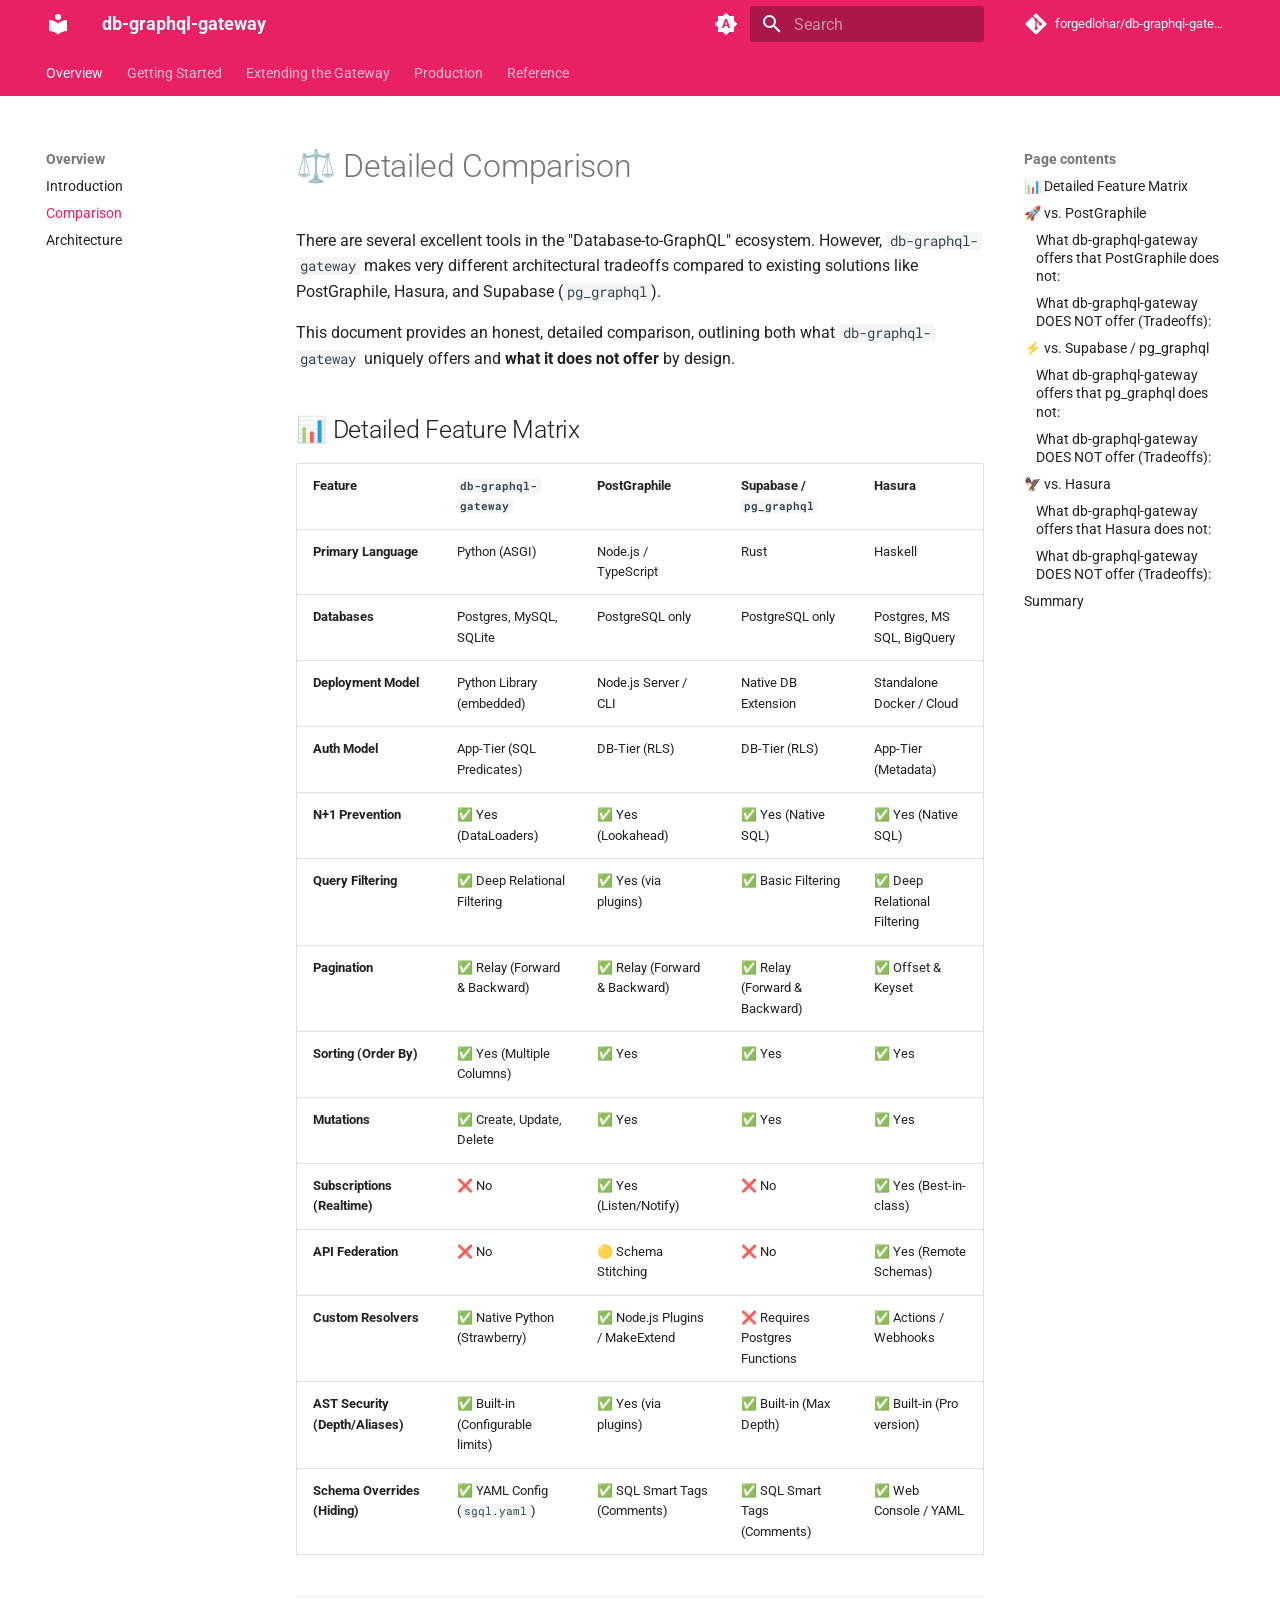
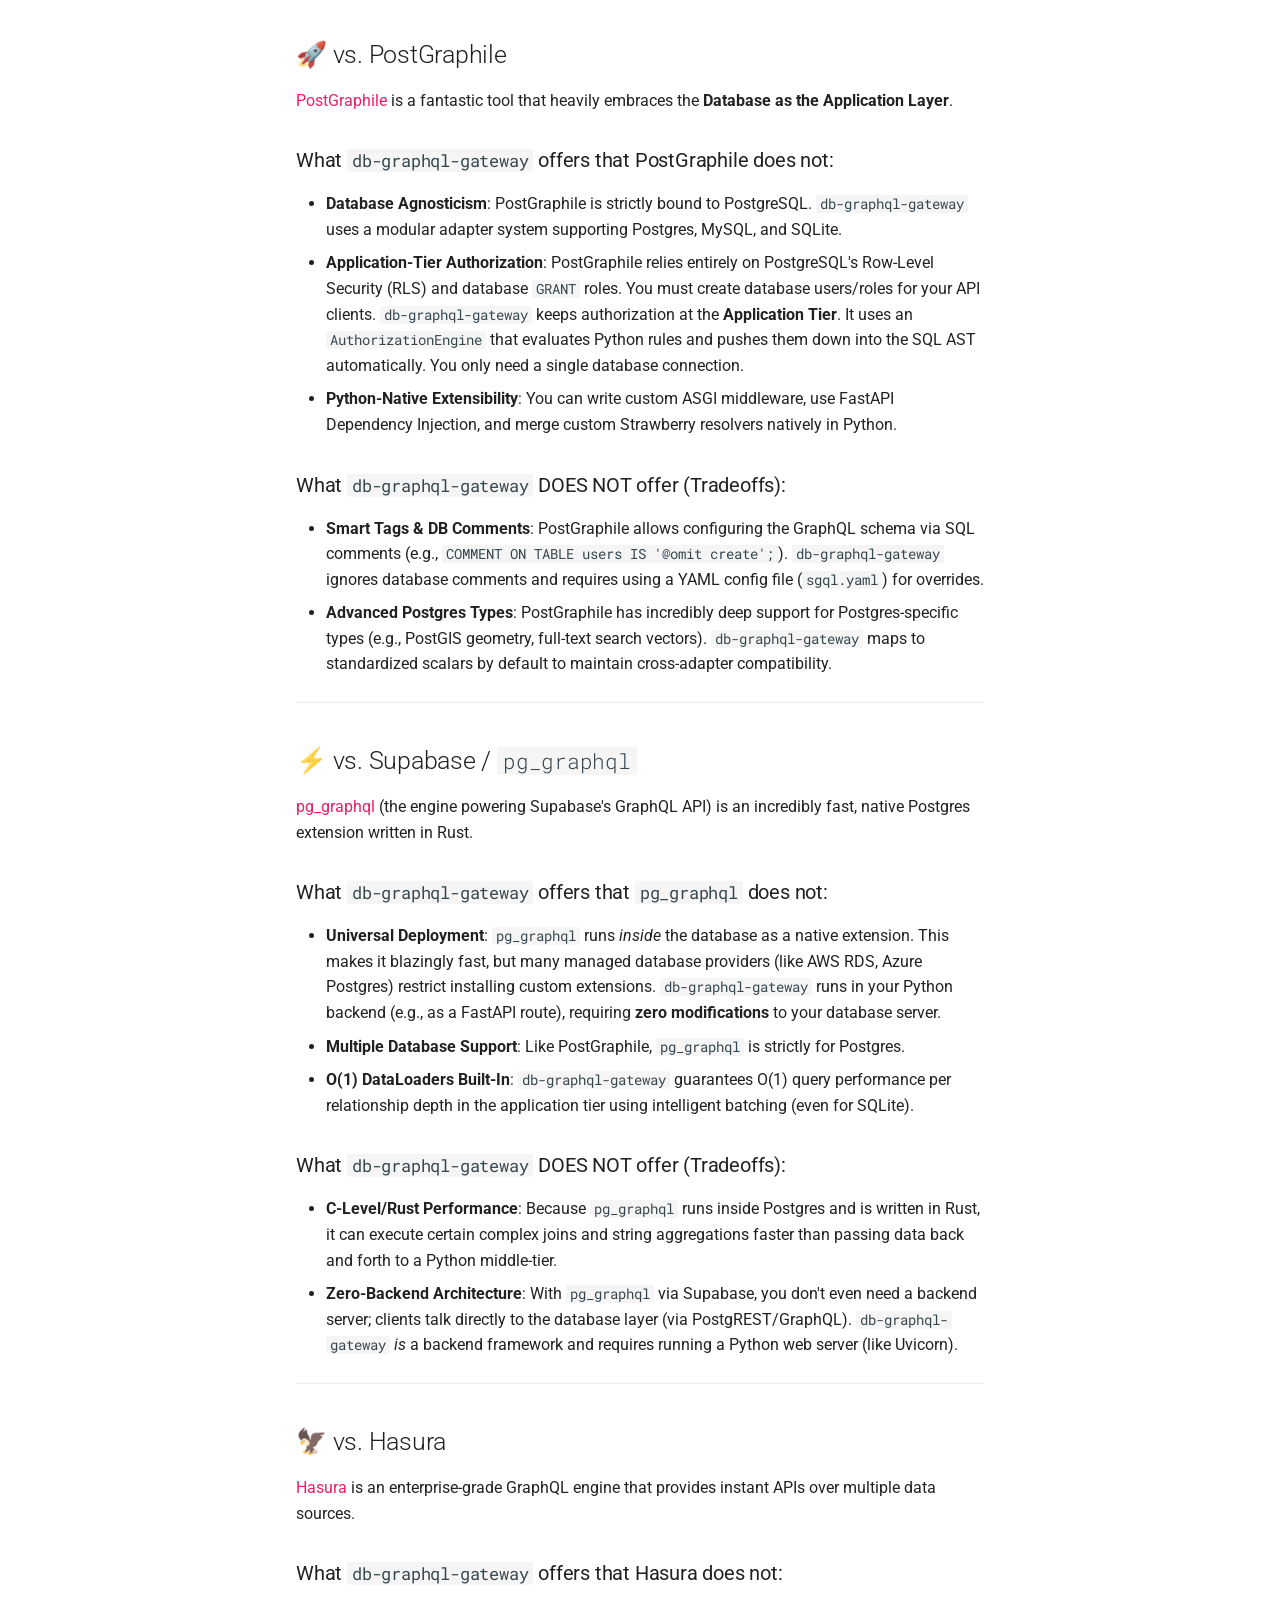
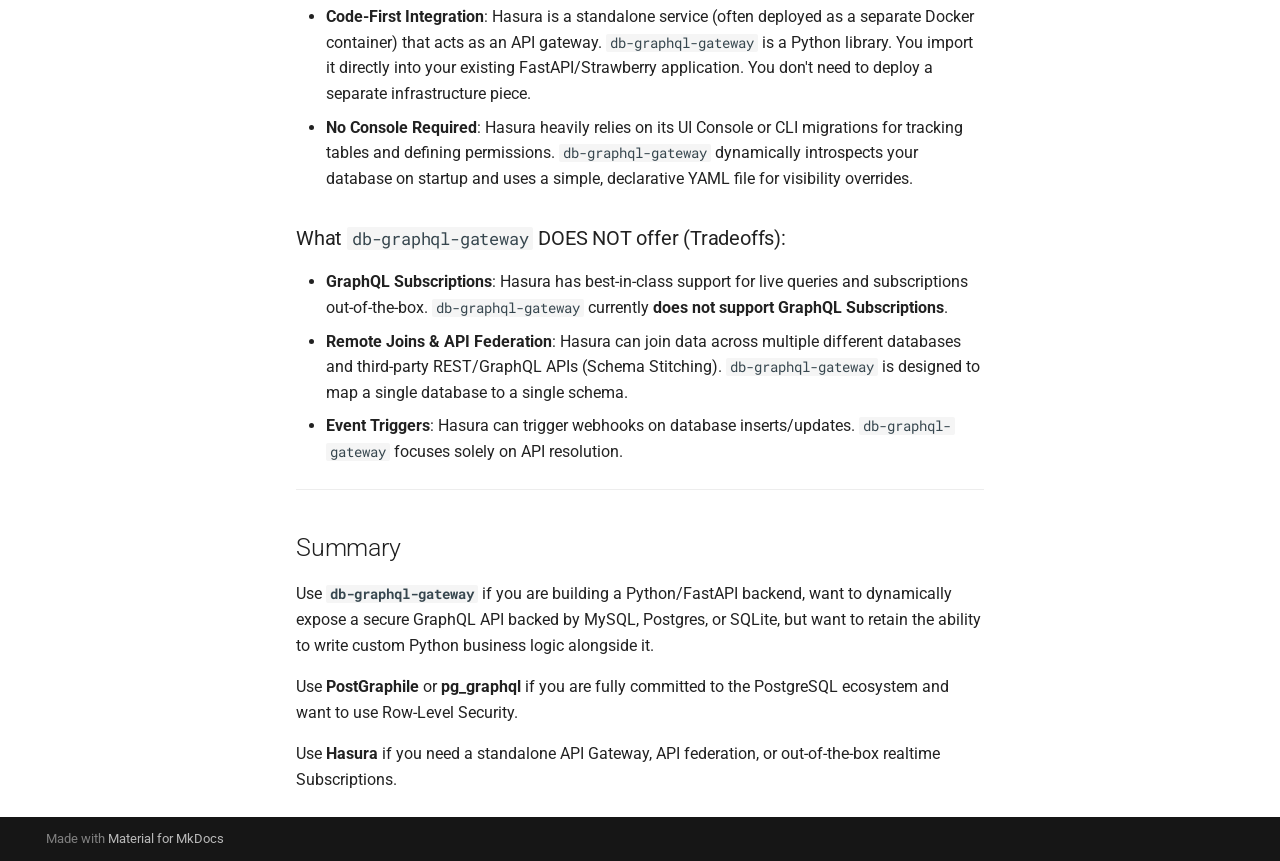
<file: comparison/index.html>
<!doctype html>
<html lang="en" class="no-js">
  <head>
    
      <meta charset="utf-8">
      <meta name="viewport" content="width=device-width,initial-scale=1">
      
        <meta name="description" content="A database-agnostic GraphQL gateway that pushes authorization and filtering down to SQL.">
      
      
      
        <link rel="canonical" href="https://forgedlohar.github.io/db-graphql-gateway/comparison/">
      
      
        <link rel="prev" href="..">
      
      
        <link rel="next" href="../ARCHITECTURE/">
      
      
        
      
      
      <link rel="icon" href="../assets/images/favicon.png">
      <meta name="generator" content="mkdocs-1.6.1, mkdocs-material-9.7.7">
    
    
      
        <title>Comparison - db-graphql-gateway</title>
      
    
    
      <link rel="stylesheet" href="../assets/stylesheets/main.ec1eaa64.min.css">
      
        
        <link rel="stylesheet" href="../assets/stylesheets/palette.ab4e12ef.min.css">
      
      


    
    
      
    
    
      
        
        
        <link rel="preconnect" href="https://fonts.gstatic.com" crossorigin>
        <link rel="stylesheet" href="https://fonts.googleapis.com/css?family=Roboto:300,300i,400,400i,700,700i%7CRoboto+Mono:400,400i,700,700i&display=fallback">
        <style>:root{--md-text-font:"Roboto";--md-code-font:"Roboto Mono"}</style>
      
    
    
    <script>__md_scope=new URL("..",location),__md_hash=e=>[...e].reduce(((e,_)=>(e<<5)-e+_.charCodeAt(0)),0),__md_get=(e,_=localStorage,t=__md_scope)=>JSON.parse(_.getItem(t.pathname+"."+e)),__md_set=(e,_,t=localStorage,a=__md_scope)=>{try{t.setItem(a.pathname+"."+e,JSON.stringify(_))}catch(e){}}</script>
    
      

    
    
  </head>
  
  
    
    
      
    
    
    
    
    <body dir="ltr" data-md-color-scheme="default" data-md-color-primary="pink" data-md-color-accent="pink">
  
    
    <input class="md-toggle" data-md-toggle="drawer" type="checkbox" id="__drawer" autocomplete="off">
    <input class="md-toggle" data-md-toggle="search" type="checkbox" id="__search" autocomplete="off">
    <label class="md-overlay" for="__drawer"></label>
    <div data-md-component="skip">
      
        
        <a href="#detailed-comparison" class="md-skip">
          Skip to content
        </a>
      
    </div>
    <div data-md-component="announce">
      
    </div>
    
    
      

<header class="md-header" data-md-component="header">
  <nav class="md-header__inner md-grid" aria-label="Header">
    <a href=".." title="db-graphql-gateway" class="md-header__button md-logo" aria-label="db-graphql-gateway" data-md-component="logo">
      
  
  <svg xmlns="http://www.w3.org/2000/svg" viewBox="0 0 24 24"><path d="M12 8a3 3 0 0 0 3-3 3 3 0 0 0-3-3 3 3 0 0 0-3 3 3 3 0 0 0 3 3m0 3.54C9.64 9.35 6.5 8 3 8v11c3.5 0 6.64 1.35 9 3.54 2.36-2.19 5.5-3.54 9-3.54V8c-3.5 0-6.64 1.35-9 3.54"/></svg>

    </a>
    <label class="md-header__button md-icon" for="__drawer">
      
      <svg xmlns="http://www.w3.org/2000/svg" viewBox="0 0 24 24"><path d="M3 6h18v2H3zm0 5h18v2H3zm0 5h18v2H3z"/></svg>
    </label>
    <div class="md-header__title" data-md-component="header-title">
      <div class="md-header__ellipsis">
        <div class="md-header__topic">
          <span class="md-ellipsis">
            db-graphql-gateway
          </span>
        </div>
        <div class="md-header__topic" data-md-component="header-topic">
          <span class="md-ellipsis">
            
              Comparison
            
          </span>
        </div>
      </div>
    </div>
    
      
        <form class="md-header__option" data-md-component="palette">
  
    
    
    
    <input class="md-option" data-md-color-media="(prefers-color-scheme)" data-md-color-scheme="default" data-md-color-primary="pink" data-md-color-accent="pink"  aria-label="Switch to light mode"  type="radio" name="__palette" id="__palette_0">
    
      <label class="md-header__button md-icon" title="Switch to light mode" for="__palette_1" hidden>
        <svg xmlns="http://www.w3.org/2000/svg" viewBox="0 0 24 24"><path d="m14.3 16-.7-2h-3.2l-.7 2H7.8L11 7h2l3.2 9zM20 8.69V4h-4.69L12 .69 8.69 4H4v4.69L.69 12 4 15.31V20h4.69L12 23.31 15.31 20H20v-4.69L23.31 12zm-9.15 3.96h2.3L12 9z"/></svg>
      </label>
    
  
    
    
    
    <input class="md-option" data-md-color-media="(prefers-color-scheme: light)" data-md-color-scheme="default" data-md-color-primary="pink" data-md-color-accent="pink"  aria-label="Switch to dark mode"  type="radio" name="__palette" id="__palette_1">
    
      <label class="md-header__button md-icon" title="Switch to dark mode" for="__palette_2" hidden>
        <svg xmlns="http://www.w3.org/2000/svg" viewBox="0 0 24 24"><path d="M12 8a4 4 0 0 0-4 4 4 4 0 0 0 4 4 4 4 0 0 0 4-4 4 4 0 0 0-4-4m0 10a6 6 0 0 1-6-6 6 6 0 0 1 6-6 6 6 0 0 1 6 6 6 6 0 0 1-6 6m8-9.31V4h-4.69L12 .69 8.69 4H4v4.69L.69 12 4 15.31V20h4.69L12 23.31 15.31 20H20v-4.69L23.31 12z"/></svg>
      </label>
    
  
    
    
    
    <input class="md-option" data-md-color-media="(prefers-color-scheme: dark)" data-md-color-scheme="slate" data-md-color-primary="pink" data-md-color-accent="pink"  aria-label="Switch to system preference"  type="radio" name="__palette" id="__palette_2">
    
      <label class="md-header__button md-icon" title="Switch to system preference" for="__palette_0" hidden>
        <svg xmlns="http://www.w3.org/2000/svg" viewBox="0 0 24 24"><path d="M12 18c-.89 0-1.74-.2-2.5-.55C11.56 16.5 13 14.42 13 12s-1.44-4.5-3.5-5.45C10.26 6.2 11.11 6 12 6a6 6 0 0 1 6 6 6 6 0 0 1-6 6m8-9.31V4h-4.69L12 .69 8.69 4H4v4.69L.69 12 4 15.31V20h4.69L12 23.31 15.31 20H20v-4.69L23.31 12z"/></svg>
      </label>
    
  
</form>
      
    
    
      <script>var palette=__md_get("__palette");if(palette&&palette.color){if("(prefers-color-scheme)"===palette.color.media){var media=matchMedia("(prefers-color-scheme: light)"),input=document.querySelector(media.matches?"[data-md-color-media='(prefers-color-scheme: light)']":"[data-md-color-media='(prefers-color-scheme: dark)']");palette.color.media=input.getAttribute("data-md-color-media"),palette.color.scheme=input.getAttribute("data-md-color-scheme"),palette.color.primary=input.getAttribute("data-md-color-primary"),palette.color.accent=input.getAttribute("data-md-color-accent")}for(var[key,value]of Object.entries(palette.color))document.body.setAttribute("data-md-color-"+key,value)}</script>
    
    
    
      
      
        <label class="md-header__button md-icon" for="__search">
          
          <svg xmlns="http://www.w3.org/2000/svg" viewBox="0 0 24 24"><path d="M9.5 3A6.5 6.5 0 0 1 16 9.5c0 1.61-.59 3.09-1.56 4.23l.27.27h.79l5 5-1.5 1.5-5-5v-.79l-.27-.27A6.52 6.52 0 0 1 9.5 16 6.5 6.5 0 0 1 3 9.5 6.5 6.5 0 0 1 9.5 3m0 2C7 5 5 7 5 9.5S7 14 9.5 14 14 12 14 9.5 12 5 9.5 5"/></svg>
        </label>
        <div class="md-search" data-md-component="search" role="dialog">
  <label class="md-search__overlay" for="__search"></label>
  <div class="md-search__inner" role="search">
    <form class="md-search__form" name="search">
      <input type="text" class="md-search__input" name="query" aria-label="Search" placeholder="Search" autocapitalize="off" autocorrect="off" autocomplete="off" spellcheck="false" data-md-component="search-query" required>
      <label class="md-search__icon md-icon" for="__search">
        
        <svg xmlns="http://www.w3.org/2000/svg" viewBox="0 0 24 24"><path d="M9.5 3A6.5 6.5 0 0 1 16 9.5c0 1.61-.59 3.09-1.56 4.23l.27.27h.79l5 5-1.5 1.5-5-5v-.79l-.27-.27A6.52 6.52 0 0 1 9.5 16 6.5 6.5 0 0 1 3 9.5 6.5 6.5 0 0 1 9.5 3m0 2C7 5 5 7 5 9.5S7 14 9.5 14 14 12 14 9.5 12 5 9.5 5"/></svg>
        
        <svg xmlns="http://www.w3.org/2000/svg" viewBox="0 0 24 24"><path d="M20 11v2H8l5.5 5.5-1.42 1.42L4.16 12l7.92-7.92L13.5 5.5 8 11z"/></svg>
      </label>
      <nav class="md-search__options" aria-label="Search">
        
        <button type="reset" class="md-search__icon md-icon" title="Clear" aria-label="Clear" tabindex="-1">
          
          <svg xmlns="http://www.w3.org/2000/svg" viewBox="0 0 24 24"><path d="M19 6.41 17.59 5 12 10.59 6.41 5 5 6.41 10.59 12 5 17.59 6.41 19 12 13.41 17.59 19 19 17.59 13.41 12z"/></svg>
        </button>
      </nav>
      
        <div class="md-search__suggest" data-md-component="search-suggest"></div>
      
    </form>
    <div class="md-search__output">
      <div class="md-search__scrollwrap" tabindex="0" data-md-scrollfix>
        <div class="md-search-result" data-md-component="search-result">
          <div class="md-search-result__meta">
            Initializing search
          </div>
          <ol class="md-search-result__list" role="presentation"></ol>
        </div>
      </div>
    </div>
  </div>
</div>
      
    
    
      <div class="md-header__source">
        <a href="https://github.com/forgedlohar/db-graphql-gateway" title="Go to repository" class="md-source" data-md-component="source">
  <div class="md-source__icon md-icon">
    
    <svg xmlns="http://www.w3.org/2000/svg" viewBox="0 0 448 512"><!--! Font Awesome Free 7.1.0 by @fontawesome - https://fontawesome.com License - https://fontawesome.com/license/free (Icons: CC BY 4.0, Fonts: SIL OFL 1.1, Code: MIT License) Copyright 2025 Fonticons, Inc.--><path d="M439.6 236.1 244 40.5c-5.4-5.5-12.8-8.5-20.4-8.5s-15 3-20.4 8.4L162.5 81l51.5 51.5c27.1-9.1 52.7 16.8 43.4 43.7l49.7 49.7c34.2-11.8 61.2 31 35.5 56.7-26.5 26.5-70.2-2.9-56-37.3L240.3 199v121.9c25.3 12.5 22.3 41.8 9.1 55-6.4 6.4-15.2 10.1-24.3 10.1s-17.8-3.6-24.3-10.1c-17.6-17.6-11.1-46.9 11.2-56v-123c-20.8-8.5-24.6-30.7-18.6-45L142.6 101 8.5 235.1C3 240.6 0 247.9 0 255.5s3 15 8.5 20.4l195.6 195.7c5.4 5.4 12.7 8.4 20.4 8.4s15-3 20.4-8.4l194.7-194.7c5.4-5.4 8.4-12.8 8.4-20.4s-3-15-8.4-20.4"/></svg>
  </div>
  <div class="md-source__repository">
    forgedlohar/db-graphql-gateway
  </div>
</a>
      </div>
    
  </nav>
  
</header>
    
    <div class="md-container" data-md-component="container">
      
      
        
          
            
<nav class="md-tabs" aria-label="Tabs" data-md-component="tabs">
  <div class="md-grid">
    <ul class="md-tabs__list">
      
        
  
  
  
    
  
  
    
    
      <li class="md-tabs__item md-tabs__item--active">
        <a href=".." class="md-tabs__link">
          
  
  
  Overview

        </a>
      </li>
    
  

      
        
  
  
  
  
    
    
      <li class="md-tabs__item">
        <a href="../quickstart/" class="md-tabs__link">
          
  
  
  Getting Started

        </a>
      </li>
    
  

      
        
  
  
  
  
    
    
      <li class="md-tabs__item">
        <a href="../CONTRIBUTING_ADAPTER/" class="md-tabs__link">
          
  
  
  Extending the Gateway

        </a>
      </li>
    
  

      
        
  
  
  
  
    
    
      <li class="md-tabs__item">
        <a href="../SECURITY/" class="md-tabs__link">
          
  
  
  Production

        </a>
      </li>
    
  

      
        
  
  
  
  
    
    
      <li class="md-tabs__item">
        <a href="../CHANGELOG/" class="md-tabs__link">
          
  
  
  Reference

        </a>
      </li>
    
  

      
    </ul>
  </div>
</nav>
          
        
      
      <main class="md-main" data-md-component="main">
        <div class="md-main__inner md-grid">
          
            
              
              <div class="md-sidebar md-sidebar--primary" data-md-component="sidebar" data-md-type="navigation" >
                <div class="md-sidebar__scrollwrap">
                  <div class="md-sidebar__inner">
                    


  


<nav class="md-nav md-nav--primary md-nav--lifted" aria-label="Navigation" data-md-level="0">
  <label class="md-nav__title" for="__drawer">
    <a href=".." title="db-graphql-gateway" class="md-nav__button md-logo" aria-label="db-graphql-gateway" data-md-component="logo">
      
  
  <svg xmlns="http://www.w3.org/2000/svg" viewBox="0 0 24 24"><path d="M12 8a3 3 0 0 0 3-3 3 3 0 0 0-3-3 3 3 0 0 0-3 3 3 3 0 0 0 3 3m0 3.54C9.64 9.35 6.5 8 3 8v11c3.5 0 6.64 1.35 9 3.54 2.36-2.19 5.5-3.54 9-3.54V8c-3.5 0-6.64 1.35-9 3.54"/></svg>

    </a>
    db-graphql-gateway
  </label>
  
    <div class="md-nav__source">
      <a href="https://github.com/forgedlohar/db-graphql-gateway" title="Go to repository" class="md-source" data-md-component="source">
  <div class="md-source__icon md-icon">
    
    <svg xmlns="http://www.w3.org/2000/svg" viewBox="0 0 448 512"><!--! Font Awesome Free 7.1.0 by @fontawesome - https://fontawesome.com License - https://fontawesome.com/license/free (Icons: CC BY 4.0, Fonts: SIL OFL 1.1, Code: MIT License) Copyright 2025 Fonticons, Inc.--><path d="M439.6 236.1 244 40.5c-5.4-5.5-12.8-8.5-20.4-8.5s-15 3-20.4 8.4L162.5 81l51.5 51.5c27.1-9.1 52.7 16.8 43.4 43.7l49.7 49.7c34.2-11.8 61.2 31 35.5 56.7-26.5 26.5-70.2-2.9-56-37.3L240.3 199v121.9c25.3 12.5 22.3 41.8 9.1 55-6.4 6.4-15.2 10.1-24.3 10.1s-17.8-3.6-24.3-10.1c-17.6-17.6-11.1-46.9 11.2-56v-123c-20.8-8.5-24.6-30.7-18.6-45L142.6 101 8.5 235.1C3 240.6 0 247.9 0 255.5s3 15 8.5 20.4l195.6 195.7c5.4 5.4 12.7 8.4 20.4 8.4s15-3 20.4-8.4l194.7-194.7c5.4-5.4 8.4-12.8 8.4-20.4s-3-15-8.4-20.4"/></svg>
  </div>
  <div class="md-source__repository">
    forgedlohar/db-graphql-gateway
  </div>
</a>
    </div>
  
  <ul class="md-nav__list" data-md-scrollfix>
    
      
      
  
  
    
  
  
  
    
    
    
    
      
        
        
      
      
        
      
    
    
    <li class="md-nav__item md-nav__item--active md-nav__item--section md-nav__item--nested">
      
        
        
        <input class="md-nav__toggle md-toggle " type="checkbox" id="__nav_1" checked>
        
          
          <label class="md-nav__link" for="__nav_1" id="__nav_1_label" tabindex="">
            
  
  
  <span class="md-ellipsis">
    
  
    Overview
  

    
  </span>
  
  

            <span class="md-nav__icon md-icon"></span>
          </label>
        
        <nav class="md-nav" data-md-level="1" aria-labelledby="__nav_1_label" aria-expanded="true">
          <label class="md-nav__title" for="__nav_1">
            <span class="md-nav__icon md-icon"></span>
            
  
    Overview
  

          </label>
          <ul class="md-nav__list" data-md-scrollfix>
            
              
                
  
  
  
  
    <li class="md-nav__item">
      <a href=".." class="md-nav__link">
        
  
  
  <span class="md-ellipsis">
    
  
    Introduction
  

    
  </span>
  
  

      </a>
    </li>
  

              
            
              
                
  
  
    
  
  
  
    <li class="md-nav__item md-nav__item--active">
      
      <input class="md-nav__toggle md-toggle" type="checkbox" id="__toc">
      
      
        
      
      
        <label class="md-nav__link md-nav__link--active" for="__toc">
          
  
  
  <span class="md-ellipsis">
    
  
    Comparison
  

    
  </span>
  
  

          <span class="md-nav__icon md-icon"></span>
        </label>
      
      <a href="./" class="md-nav__link md-nav__link--active">
        
  
  
  <span class="md-ellipsis">
    
  
    Comparison
  

    
  </span>
  
  

      </a>
      
        

  

<nav class="md-nav md-nav--secondary" aria-label="Page contents">
  
  
  
    
  
  
    <label class="md-nav__title" for="__toc">
      <span class="md-nav__icon md-icon"></span>
      Page contents
    </label>
    <ul class="md-nav__list" data-md-component="toc" data-md-scrollfix>
      
        <li class="md-nav__item">
  <a href="#detailed-feature-matrix" class="md-nav__link">
    <span class="md-ellipsis">
      
        📊 Detailed Feature Matrix
      
    </span>
  </a>
  
</li>
      
        <li class="md-nav__item">
  <a href="#vs-postgraphile" class="md-nav__link">
    <span class="md-ellipsis">
      
        🚀 vs. PostGraphile
      
    </span>
  </a>
  
    <nav class="md-nav" aria-label="🚀 vs. PostGraphile">
      <ul class="md-nav__list">
        
          <li class="md-nav__item">
  <a href="#what-db-graphql-gateway-offers-that-postgraphile-does-not" class="md-nav__link">
    <span class="md-ellipsis">
      
        What db-graphql-gateway offers that PostGraphile does not:
      
    </span>
  </a>
  
</li>
        
          <li class="md-nav__item">
  <a href="#what-db-graphql-gateway-does-not-offer-tradeoffs" class="md-nav__link">
    <span class="md-ellipsis">
      
        What db-graphql-gateway DOES NOT offer (Tradeoffs):
      
    </span>
  </a>
  
</li>
        
      </ul>
    </nav>
  
</li>
      
        <li class="md-nav__item">
  <a href="#vs-supabase-pg_graphql" class="md-nav__link">
    <span class="md-ellipsis">
      
        ⚡ vs. Supabase / pg_graphql
      
    </span>
  </a>
  
    <nav class="md-nav" aria-label="⚡ vs. Supabase / pg_graphql">
      <ul class="md-nav__list">
        
          <li class="md-nav__item">
  <a href="#what-db-graphql-gateway-offers-that-pg_graphql-does-not" class="md-nav__link">
    <span class="md-ellipsis">
      
        What db-graphql-gateway offers that pg_graphql does not:
      
    </span>
  </a>
  
</li>
        
          <li class="md-nav__item">
  <a href="#what-db-graphql-gateway-does-not-offer-tradeoffs_1" class="md-nav__link">
    <span class="md-ellipsis">
      
        What db-graphql-gateway DOES NOT offer (Tradeoffs):
      
    </span>
  </a>
  
</li>
        
      </ul>
    </nav>
  
</li>
      
        <li class="md-nav__item">
  <a href="#vs-hasura" class="md-nav__link">
    <span class="md-ellipsis">
      
        🦅 vs. Hasura
      
    </span>
  </a>
  
    <nav class="md-nav" aria-label="🦅 vs. Hasura">
      <ul class="md-nav__list">
        
          <li class="md-nav__item">
  <a href="#what-db-graphql-gateway-offers-that-hasura-does-not" class="md-nav__link">
    <span class="md-ellipsis">
      
        What db-graphql-gateway offers that Hasura does not:
      
    </span>
  </a>
  
</li>
        
          <li class="md-nav__item">
  <a href="#what-db-graphql-gateway-does-not-offer-tradeoffs_2" class="md-nav__link">
    <span class="md-ellipsis">
      
        What db-graphql-gateway DOES NOT offer (Tradeoffs):
      
    </span>
  </a>
  
</li>
        
      </ul>
    </nav>
  
</li>
      
        <li class="md-nav__item">
  <a href="#summary" class="md-nav__link">
    <span class="md-ellipsis">
      
        Summary
      
    </span>
  </a>
  
</li>
      
    </ul>
  
</nav>
      
    </li>
  

              
            
              
                
  
  
  
  
    <li class="md-nav__item">
      <a href="../ARCHITECTURE/" class="md-nav__link">
        
  
  
  <span class="md-ellipsis">
    
  
    Architecture
  

    
  </span>
  
  

      </a>
    </li>
  

              
            
          </ul>
        </nav>
      
    </li>
  

    
      
      
  
  
  
  
    
    
    
    
      
      
        
      
    
    
    <li class="md-nav__item md-nav__item--nested">
      
        
        
        <input class="md-nav__toggle md-toggle " type="checkbox" id="__nav_2" >
        
          
          <label class="md-nav__link" for="__nav_2" id="__nav_2_label" tabindex="0">
            
  
  
  <span class="md-ellipsis">
    
  
    Getting Started
  

    
  </span>
  
  

            <span class="md-nav__icon md-icon"></span>
          </label>
        
        <nav class="md-nav" data-md-level="1" aria-labelledby="__nav_2_label" aria-expanded="false">
          <label class="md-nav__title" for="__nav_2">
            <span class="md-nav__icon md-icon"></span>
            
  
    Getting Started
  

          </label>
          <ul class="md-nav__list" data-md-scrollfix>
            
              
                
  
  
  
  
    <li class="md-nav__item">
      <a href="../quickstart/" class="md-nav__link">
        
  
  
  <span class="md-ellipsis">
    
  
    Quickstart
  

    
  </span>
  
  

      </a>
    </li>
  

              
            
              
                
  
  
  
  
    <li class="md-nav__item">
      <a href="../cli/" class="md-nav__link">
        
  
  
  <span class="md-ellipsis">
    
  
    CLI Reference
  

    
  </span>
  
  

      </a>
    </li>
  

              
            
              
                
  
  
  
  
    <li class="md-nav__item">
      <a href="../mcp/" class="md-nav__link">
        
  
  
  <span class="md-ellipsis">
    
  
    MCP Integration
  

    
  </span>
  
  

      </a>
    </li>
  

              
            
              
                
  
  
  
  
    <li class="md-nav__item">
      <a href="../testing/" class="md-nav__link">
        
  
  
  <span class="md-ellipsis">
    
  
    Testing
  

    
  </span>
  
  

      </a>
    </li>
  

              
            
              
                
  
  
  
  
    <li class="md-nav__item">
      <a href="../FAQ/" class="md-nav__link">
        
  
  
  <span class="md-ellipsis">
    
  
    FAQ
  

    
  </span>
  
  

      </a>
    </li>
  

              
            
          </ul>
        </nav>
      
    </li>
  

    
      
      
  
  
  
  
    
    
    
    
      
      
        
      
    
    
    <li class="md-nav__item md-nav__item--nested">
      
        
        
        <input class="md-nav__toggle md-toggle " type="checkbox" id="__nav_3" >
        
          
          <label class="md-nav__link" for="__nav_3" id="__nav_3_label" tabindex="0">
            
  
  
  <span class="md-ellipsis">
    
  
    Extending the Gateway
  

    
  </span>
  
  

            <span class="md-nav__icon md-icon"></span>
          </label>
        
        <nav class="md-nav" data-md-level="1" aria-labelledby="__nav_3_label" aria-expanded="false">
          <label class="md-nav__title" for="__nav_3">
            <span class="md-nav__icon md-icon"></span>
            
  
    Extending the Gateway
  

          </label>
          <ul class="md-nav__list" data-md-scrollfix>
            
              
                
  
  
  
  
    <li class="md-nav__item">
      <a href="../CONTRIBUTING_ADAPTER/" class="md-nav__link">
        
  
  
  <span class="md-ellipsis">
    
  
    Adapter Development
  

    
  </span>
  
  

      </a>
    </li>
  

              
            
          </ul>
        </nav>
      
    </li>
  

    
      
      
  
  
  
  
    
    
    
    
      
      
        
      
    
    
    <li class="md-nav__item md-nav__item--nested">
      
        
        
        <input class="md-nav__toggle md-toggle " type="checkbox" id="__nav_4" >
        
          
          <label class="md-nav__link" for="__nav_4" id="__nav_4_label" tabindex="0">
            
  
  
  <span class="md-ellipsis">
    
  
    Production
  

    
  </span>
  
  

            <span class="md-nav__icon md-icon"></span>
          </label>
        
        <nav class="md-nav" data-md-level="1" aria-labelledby="__nav_4_label" aria-expanded="false">
          <label class="md-nav__title" for="__nav_4">
            <span class="md-nav__icon md-icon"></span>
            
  
    Production
  

          </label>
          <ul class="md-nav__list" data-md-scrollfix>
            
              
                
  
  
  
  
    <li class="md-nav__item">
      <a href="../SECURITY/" class="md-nav__link">
        
  
  
  <span class="md-ellipsis">
    
  
    Security
  

    
  </span>
  
  

      </a>
    </li>
  

              
            
              
                
  
  
  
  
    <li class="md-nav__item">
      <a href="../BENCHMARKS/" class="md-nav__link">
        
  
  
  <span class="md-ellipsis">
    
  
    Performance & Benchmarks
  

    
  </span>
  
  

      </a>
    </li>
  

              
            
          </ul>
        </nav>
      
    </li>
  

    
      
      
  
  
  
  
    
    
    
    
      
      
        
      
    
    
    <li class="md-nav__item md-nav__item--nested">
      
        
        
        <input class="md-nav__toggle md-toggle " type="checkbox" id="__nav_5" >
        
          
          <label class="md-nav__link" for="__nav_5" id="__nav_5_label" tabindex="0">
            
  
  
  <span class="md-ellipsis">
    
  
    Reference
  

    
  </span>
  
  

            <span class="md-nav__icon md-icon"></span>
          </label>
        
        <nav class="md-nav" data-md-level="1" aria-labelledby="__nav_5_label" aria-expanded="false">
          <label class="md-nav__title" for="__nav_5">
            <span class="md-nav__icon md-icon"></span>
            
  
    Reference
  

          </label>
          <ul class="md-nav__list" data-md-scrollfix>
            
              
                
  
  
  
  
    <li class="md-nav__item">
      <a href="../CHANGELOG/" class="md-nav__link">
        
  
  
  <span class="md-ellipsis">
    
  
    Changelog
  

    
  </span>
  
  

      </a>
    </li>
  

              
            
          </ul>
        </nav>
      
    </li>
  

    
  </ul>
</nav>
                  </div>
                </div>
              </div>
            
            
              
              <div class="md-sidebar md-sidebar--secondary" data-md-component="sidebar" data-md-type="toc" >
                <div class="md-sidebar__scrollwrap">
                  <div class="md-sidebar__inner">
                    

  

<nav class="md-nav md-nav--secondary" aria-label="Page contents">
  
  
  
    
  
  
    <label class="md-nav__title" for="__toc">
      <span class="md-nav__icon md-icon"></span>
      Page contents
    </label>
    <ul class="md-nav__list" data-md-component="toc" data-md-scrollfix>
      
        <li class="md-nav__item">
  <a href="#detailed-feature-matrix" class="md-nav__link">
    <span class="md-ellipsis">
      
        📊 Detailed Feature Matrix
      
    </span>
  </a>
  
</li>
      
        <li class="md-nav__item">
  <a href="#vs-postgraphile" class="md-nav__link">
    <span class="md-ellipsis">
      
        🚀 vs. PostGraphile
      
    </span>
  </a>
  
    <nav class="md-nav" aria-label="🚀 vs. PostGraphile">
      <ul class="md-nav__list">
        
          <li class="md-nav__item">
  <a href="#what-db-graphql-gateway-offers-that-postgraphile-does-not" class="md-nav__link">
    <span class="md-ellipsis">
      
        What db-graphql-gateway offers that PostGraphile does not:
      
    </span>
  </a>
  
</li>
        
          <li class="md-nav__item">
  <a href="#what-db-graphql-gateway-does-not-offer-tradeoffs" class="md-nav__link">
    <span class="md-ellipsis">
      
        What db-graphql-gateway DOES NOT offer (Tradeoffs):
      
    </span>
  </a>
  
</li>
        
      </ul>
    </nav>
  
</li>
      
        <li class="md-nav__item">
  <a href="#vs-supabase-pg_graphql" class="md-nav__link">
    <span class="md-ellipsis">
      
        ⚡ vs. Supabase / pg_graphql
      
    </span>
  </a>
  
    <nav class="md-nav" aria-label="⚡ vs. Supabase / pg_graphql">
      <ul class="md-nav__list">
        
          <li class="md-nav__item">
  <a href="#what-db-graphql-gateway-offers-that-pg_graphql-does-not" class="md-nav__link">
    <span class="md-ellipsis">
      
        What db-graphql-gateway offers that pg_graphql does not:
      
    </span>
  </a>
  
</li>
        
          <li class="md-nav__item">
  <a href="#what-db-graphql-gateway-does-not-offer-tradeoffs_1" class="md-nav__link">
    <span class="md-ellipsis">
      
        What db-graphql-gateway DOES NOT offer (Tradeoffs):
      
    </span>
  </a>
  
</li>
        
      </ul>
    </nav>
  
</li>
      
        <li class="md-nav__item">
  <a href="#vs-hasura" class="md-nav__link">
    <span class="md-ellipsis">
      
        🦅 vs. Hasura
      
    </span>
  </a>
  
    <nav class="md-nav" aria-label="🦅 vs. Hasura">
      <ul class="md-nav__list">
        
          <li class="md-nav__item">
  <a href="#what-db-graphql-gateway-offers-that-hasura-does-not" class="md-nav__link">
    <span class="md-ellipsis">
      
        What db-graphql-gateway offers that Hasura does not:
      
    </span>
  </a>
  
</li>
        
          <li class="md-nav__item">
  <a href="#what-db-graphql-gateway-does-not-offer-tradeoffs_2" class="md-nav__link">
    <span class="md-ellipsis">
      
        What db-graphql-gateway DOES NOT offer (Tradeoffs):
      
    </span>
  </a>
  
</li>
        
      </ul>
    </nav>
  
</li>
      
        <li class="md-nav__item">
  <a href="#summary" class="md-nav__link">
    <span class="md-ellipsis">
      
        Summary
      
    </span>
  </a>
  
</li>
      
    </ul>
  
</nav>
                  </div>
                </div>
              </div>
            
          
          
            <div class="md-content" data-md-component="content">
              
                




              
              <article class="md-content__inner md-typeset">
                
                  


  
  


<h1 id="detailed-comparison">⚖️ Detailed Comparison<a class="headerlink" href="#detailed-comparison" title="Permanent link">&para;</a></h1>
<p>There are several excellent tools in the "Database-to-GraphQL" ecosystem. However, <code>db-graphql-gateway</code> makes very different architectural tradeoffs compared to existing solutions like PostGraphile, Hasura, and Supabase (<code>pg_graphql</code>).</p>
<p>This document provides an honest, detailed comparison, outlining both what <code>db-graphql-gateway</code> uniquely offers and <strong>what it does not offer</strong> by design.</p>
<h2 id="detailed-feature-matrix">📊 Detailed Feature Matrix<a class="headerlink" href="#detailed-feature-matrix" title="Permanent link">&para;</a></h2>
<table>
<thead>
<tr>
<th style="text-align: left;">Feature</th>
<th style="text-align: left;"><code>db-graphql-gateway</code></th>
<th style="text-align: left;">PostGraphile</th>
<th style="text-align: left;">Supabase / <code>pg_graphql</code></th>
<th style="text-align: left;">Hasura</th>
</tr>
</thead>
<tbody>
<tr>
<td style="text-align: left;"><strong>Primary Language</strong></td>
<td style="text-align: left;">Python (ASGI)</td>
<td style="text-align: left;">Node.js / TypeScript</td>
<td style="text-align: left;">Rust</td>
<td style="text-align: left;">Haskell</td>
</tr>
<tr>
<td style="text-align: left;"><strong>Databases</strong></td>
<td style="text-align: left;">Postgres, MySQL, SQLite</td>
<td style="text-align: left;">PostgreSQL only</td>
<td style="text-align: left;">PostgreSQL only</td>
<td style="text-align: left;">Postgres, MS SQL, BigQuery</td>
</tr>
<tr>
<td style="text-align: left;"><strong>Deployment Model</strong></td>
<td style="text-align: left;">Python Library (embedded)</td>
<td style="text-align: left;">Node.js Server / CLI</td>
<td style="text-align: left;">Native DB Extension</td>
<td style="text-align: left;">Standalone Docker / Cloud</td>
</tr>
<tr>
<td style="text-align: left;"><strong>Auth Model</strong></td>
<td style="text-align: left;">App-Tier (SQL Predicates)</td>
<td style="text-align: left;">DB-Tier (RLS)</td>
<td style="text-align: left;">DB-Tier (RLS)</td>
<td style="text-align: left;">App-Tier (Metadata)</td>
</tr>
<tr>
<td style="text-align: left;"><strong>N+1 Prevention</strong></td>
<td style="text-align: left;">✅ Yes (DataLoaders)</td>
<td style="text-align: left;">✅ Yes (Lookahead)</td>
<td style="text-align: left;">✅ Yes (Native SQL)</td>
<td style="text-align: left;">✅ Yes (Native SQL)</td>
</tr>
<tr>
<td style="text-align: left;"><strong>Query Filtering</strong></td>
<td style="text-align: left;">✅ Deep Relational Filtering</td>
<td style="text-align: left;">✅ Yes (via plugins)</td>
<td style="text-align: left;">✅ Basic Filtering</td>
<td style="text-align: left;">✅ Deep Relational Filtering</td>
</tr>
<tr>
<td style="text-align: left;"><strong>Pagination</strong></td>
<td style="text-align: left;">✅ Relay (Forward &amp; Backward)</td>
<td style="text-align: left;">✅ Relay (Forward &amp; Backward)</td>
<td style="text-align: left;">✅ Relay (Forward &amp; Backward)</td>
<td style="text-align: left;">✅ Offset &amp; Keyset</td>
</tr>
<tr>
<td style="text-align: left;"><strong>Sorting (Order By)</strong></td>
<td style="text-align: left;">✅ Yes (Multiple Columns)</td>
<td style="text-align: left;">✅ Yes</td>
<td style="text-align: left;">✅ Yes</td>
<td style="text-align: left;">✅ Yes</td>
</tr>
<tr>
<td style="text-align: left;"><strong>Mutations</strong></td>
<td style="text-align: left;">✅ Create, Update, Delete</td>
<td style="text-align: left;">✅ Yes</td>
<td style="text-align: left;">✅ Yes</td>
<td style="text-align: left;">✅ Yes</td>
</tr>
<tr>
<td style="text-align: left;"><strong>Subscriptions (Realtime)</strong></td>
<td style="text-align: left;">❌ No</td>
<td style="text-align: left;">✅ Yes (Listen/Notify)</td>
<td style="text-align: left;">❌ No</td>
<td style="text-align: left;">✅ Yes (Best-in-class)</td>
</tr>
<tr>
<td style="text-align: left;"><strong>API Federation</strong></td>
<td style="text-align: left;">❌ No</td>
<td style="text-align: left;">🟡 Schema Stitching</td>
<td style="text-align: left;">❌ No</td>
<td style="text-align: left;">✅ Yes (Remote Schemas)</td>
</tr>
<tr>
<td style="text-align: left;"><strong>Custom Resolvers</strong></td>
<td style="text-align: left;">✅ Native Python (Strawberry)</td>
<td style="text-align: left;">✅ Node.js Plugins / MakeExtend</td>
<td style="text-align: left;">❌ Requires Postgres Functions</td>
<td style="text-align: left;">✅ Actions / Webhooks</td>
</tr>
<tr>
<td style="text-align: left;"><strong>AST Security (Depth/Aliases)</strong></td>
<td style="text-align: left;">✅ Built-in (Configurable limits)</td>
<td style="text-align: left;">✅ Yes (via plugins)</td>
<td style="text-align: left;">✅ Built-in (Max Depth)</td>
<td style="text-align: left;">✅ Built-in (Pro version)</td>
</tr>
<tr>
<td style="text-align: left;"><strong>Schema Overrides (Hiding)</strong></td>
<td style="text-align: left;">✅ YAML Config (<code>sgql.yaml</code>)</td>
<td style="text-align: left;">✅ SQL Smart Tags (Comments)</td>
<td style="text-align: left;">✅ SQL Smart Tags (Comments)</td>
<td style="text-align: left;">✅ Web Console / YAML</td>
</tr>
</tbody>
</table>
<hr />
<h2 id="vs-postgraphile">🚀 vs. PostGraphile<a class="headerlink" href="#vs-postgraphile" title="Permanent link">&para;</a></h2>
<p><a href="https://www.graphile.org/postgraphile/">PostGraphile</a> is a fantastic tool that heavily embraces the <strong>Database as the Application Layer</strong>.</p>
<h3 id="what-db-graphql-gateway-offers-that-postgraphile-does-not">What <code>db-graphql-gateway</code> offers that PostGraphile does not:<a class="headerlink" href="#what-db-graphql-gateway-offers-that-postgraphile-does-not" title="Permanent link">&para;</a></h3>
<ul>
<li><strong>Database Agnosticism</strong>: PostGraphile is strictly bound to PostgreSQL. <code>db-graphql-gateway</code> uses a modular adapter system supporting Postgres, MySQL, and SQLite.</li>
<li><strong>Application-Tier Authorization</strong>: PostGraphile relies entirely on PostgreSQL's Row-Level Security (RLS) and database <code>GRANT</code> roles. You must create database users/roles for your API clients. <code>db-graphql-gateway</code> keeps authorization at the <strong>Application Tier</strong>. It uses an <code>AuthorizationEngine</code> that evaluates Python rules and pushes them down into the SQL AST automatically. You only need a single database connection.</li>
<li><strong>Python-Native Extensibility</strong>: You can write custom ASGI middleware, use FastAPI Dependency Injection, and merge custom Strawberry resolvers natively in Python.</li>
</ul>
<h3 id="what-db-graphql-gateway-does-not-offer-tradeoffs">What <code>db-graphql-gateway</code> DOES NOT offer (Tradeoffs):<a class="headerlink" href="#what-db-graphql-gateway-does-not-offer-tradeoffs" title="Permanent link">&para;</a></h3>
<ul>
<li><strong>Smart Tags &amp; DB Comments</strong>: PostGraphile allows configuring the GraphQL schema via SQL comments (e.g., <code>COMMENT ON TABLE users IS '@omit create';</code>). <code>db-graphql-gateway</code> ignores database comments and requires using a YAML config file (<code>sgql.yaml</code>) for overrides.</li>
<li><strong>Advanced Postgres Types</strong>: PostGraphile has incredibly deep support for Postgres-specific types (e.g., PostGIS geometry, full-text search vectors). <code>db-graphql-gateway</code> maps to standardized scalars by default to maintain cross-adapter compatibility.</li>
</ul>
<hr />
<h2 id="vs-supabase-pg_graphql">⚡ vs. Supabase / <code>pg_graphql</code><a class="headerlink" href="#vs-supabase-pg_graphql" title="Permanent link">&para;</a></h2>
<p><a href="https://supabase.github.io/pg_graphql/">pg_graphql</a> (the engine powering Supabase's GraphQL API) is an incredibly fast, native Postgres extension written in Rust.</p>
<h3 id="what-db-graphql-gateway-offers-that-pg_graphql-does-not">What <code>db-graphql-gateway</code> offers that <code>pg_graphql</code> does not:<a class="headerlink" href="#what-db-graphql-gateway-offers-that-pg_graphql-does-not" title="Permanent link">&para;</a></h3>
<ul>
<li><strong>Universal Deployment</strong>: <code>pg_graphql</code> runs <em>inside</em> the database as a native extension. This makes it blazingly fast, but many managed database providers (like AWS RDS, Azure Postgres) restrict installing custom extensions. <code>db-graphql-gateway</code> runs in your Python backend (e.g., as a FastAPI route), requiring <strong>zero modifications</strong> to your database server.</li>
<li><strong>Multiple Database Support</strong>: Like PostGraphile, <code>pg_graphql</code> is strictly for Postgres.</li>
<li><strong>O(1) DataLoaders Built-In</strong>: <code>db-graphql-gateway</code> guarantees O(1) query performance per relationship depth in the application tier using intelligent batching (even for SQLite).</li>
</ul>
<h3 id="what-db-graphql-gateway-does-not-offer-tradeoffs_1">What <code>db-graphql-gateway</code> DOES NOT offer (Tradeoffs):<a class="headerlink" href="#what-db-graphql-gateway-does-not-offer-tradeoffs_1" title="Permanent link">&para;</a></h3>
<ul>
<li><strong>C-Level/Rust Performance</strong>: Because <code>pg_graphql</code> runs inside Postgres and is written in Rust, it can execute certain complex joins and string aggregations faster than passing data back and forth to a Python middle-tier.</li>
<li><strong>Zero-Backend Architecture</strong>: With <code>pg_graphql</code> via Supabase, you don't even need a backend server; clients talk directly to the database layer (via PostgREST/GraphQL). <code>db-graphql-gateway</code> <em>is</em> a backend framework and requires running a Python web server (like Uvicorn).</li>
</ul>
<hr />
<h2 id="vs-hasura">🦅 vs. Hasura<a class="headerlink" href="#vs-hasura" title="Permanent link">&para;</a></h2>
<p><a href="https://hasura.io/">Hasura</a> is an enterprise-grade GraphQL engine that provides instant APIs over multiple data sources.</p>
<h3 id="what-db-graphql-gateway-offers-that-hasura-does-not">What <code>db-graphql-gateway</code> offers that Hasura does not:<a class="headerlink" href="#what-db-graphql-gateway-offers-that-hasura-does-not" title="Permanent link">&para;</a></h3>
<ul>
<li><strong>Code-First Integration</strong>: Hasura is a standalone service (often deployed as a separate Docker container) that acts as an API gateway. <code>db-graphql-gateway</code> is a Python library. You import it directly into your existing FastAPI/Strawberry application. You don't need to deploy a separate infrastructure piece.</li>
<li><strong>No Console Required</strong>: Hasura heavily relies on its UI Console or CLI migrations for tracking tables and defining permissions. <code>db-graphql-gateway</code> dynamically introspects your database on startup and uses a simple, declarative YAML file for visibility overrides.</li>
</ul>
<h3 id="what-db-graphql-gateway-does-not-offer-tradeoffs_2">What <code>db-graphql-gateway</code> DOES NOT offer (Tradeoffs):<a class="headerlink" href="#what-db-graphql-gateway-does-not-offer-tradeoffs_2" title="Permanent link">&para;</a></h3>
<ul>
<li><strong>GraphQL Subscriptions</strong>: Hasura has best-in-class support for live queries and subscriptions out-of-the-box. <code>db-graphql-gateway</code> currently <strong>does not support GraphQL Subscriptions</strong>.</li>
<li><strong>Remote Joins &amp; API Federation</strong>: Hasura can join data across multiple different databases and third-party REST/GraphQL APIs (Schema Stitching). <code>db-graphql-gateway</code> is designed to map a single database to a single schema.</li>
<li><strong>Event Triggers</strong>: Hasura can trigger webhooks on database inserts/updates. <code>db-graphql-gateway</code> focuses solely on API resolution.</li>
</ul>
<hr />
<h2 id="summary">Summary<a class="headerlink" href="#summary" title="Permanent link">&para;</a></h2>
<p>Use <strong><code>db-graphql-gateway</code></strong> if you are building a Python/FastAPI backend, want to dynamically expose a secure GraphQL API backed by MySQL, Postgres, or SQLite, but want to retain the ability to write custom Python business logic alongside it.</p>
<p>Use <strong>PostGraphile</strong> or <strong>pg_graphql</strong> if you are fully committed to the PostgreSQL ecosystem and want to use Row-Level Security.</p>
<p>Use <strong>Hasura</strong> if you need a standalone API Gateway, API federation, or out-of-the-box realtime Subscriptions.</p>












                
              </article>
            </div>
          
          
  <script>var tabs=__md_get("__tabs");if(Array.isArray(tabs))e:for(var set of document.querySelectorAll(".tabbed-set")){var labels=set.querySelector(".tabbed-labels");for(var tab of tabs)for(var label of labels.getElementsByTagName("label"))if(label.innerText.trim()===tab){var input=document.getElementById(label.htmlFor);input.checked=!0;continue e}}</script>

<script>var target=document.getElementById(location.hash.slice(1));target&&target.name&&(target.checked=target.name.startsWith("__tabbed_"))</script>
        </div>
        
          <button type="button" class="md-top md-icon" data-md-component="top" hidden>
  
  <svg xmlns="http://www.w3.org/2000/svg" viewBox="0 0 24 24"><path d="M13 20h-2V8l-5.5 5.5-1.42-1.42L12 4.16l7.92 7.92-1.42 1.42L13 8z"/></svg>
  Back to top
</button>
        
      </main>
      
        <footer class="md-footer">
  
  <div class="md-footer-meta md-typeset">
    <div class="md-footer-meta__inner md-grid">
      <div class="md-copyright">
  
  
    Made with
    <a href="https://squidfunk.github.io/mkdocs-material/" target="_blank" rel="noopener">
      Material for MkDocs
    </a>
  
</div>
      
    </div>
  </div>
</footer>
      
    </div>
    <div class="md-dialog" data-md-component="dialog">
      <div class="md-dialog__inner md-typeset"></div>
    </div>
    
      <div class="md-progress" data-md-component="progress" role="progressbar"></div>
    
    
    
      
      
      <script id="__config" type="application/json">{"annotate": null, "base": "..", "features": ["content.tabs.link", "content.code.annotate", "content.code.copy", "announce.dismiss", "navigation.tabs", "navigation.instant", "navigation.instant.prefetch", "navigation.instant.preview", "navigation.instant.progress", "navigation.path", "navigation.sections", "navigation.top", "navigation.tracking", "search.suggest", "toc.follow"], "search": "../assets/javascripts/workers/search.2c215733.min.js", "tags": null, "translations": {"clipboard.copied": "Copied to clipboard", "clipboard.copy": "Copy to clipboard", "search.result.more.one": "1 more on this page", "search.result.more.other": "# more on this page", "search.result.none": "No matching documents", "search.result.one": "1 matching document", "search.result.other": "# matching documents", "search.result.placeholder": "Type to start searching", "search.result.term.missing": "Missing", "select.version": "Select version"}, "version": null}</script>
    
    
      <script src="../assets/javascripts/bundle.d7400e89.min.js"></script>
      
    
  </body>
</html>
</file>
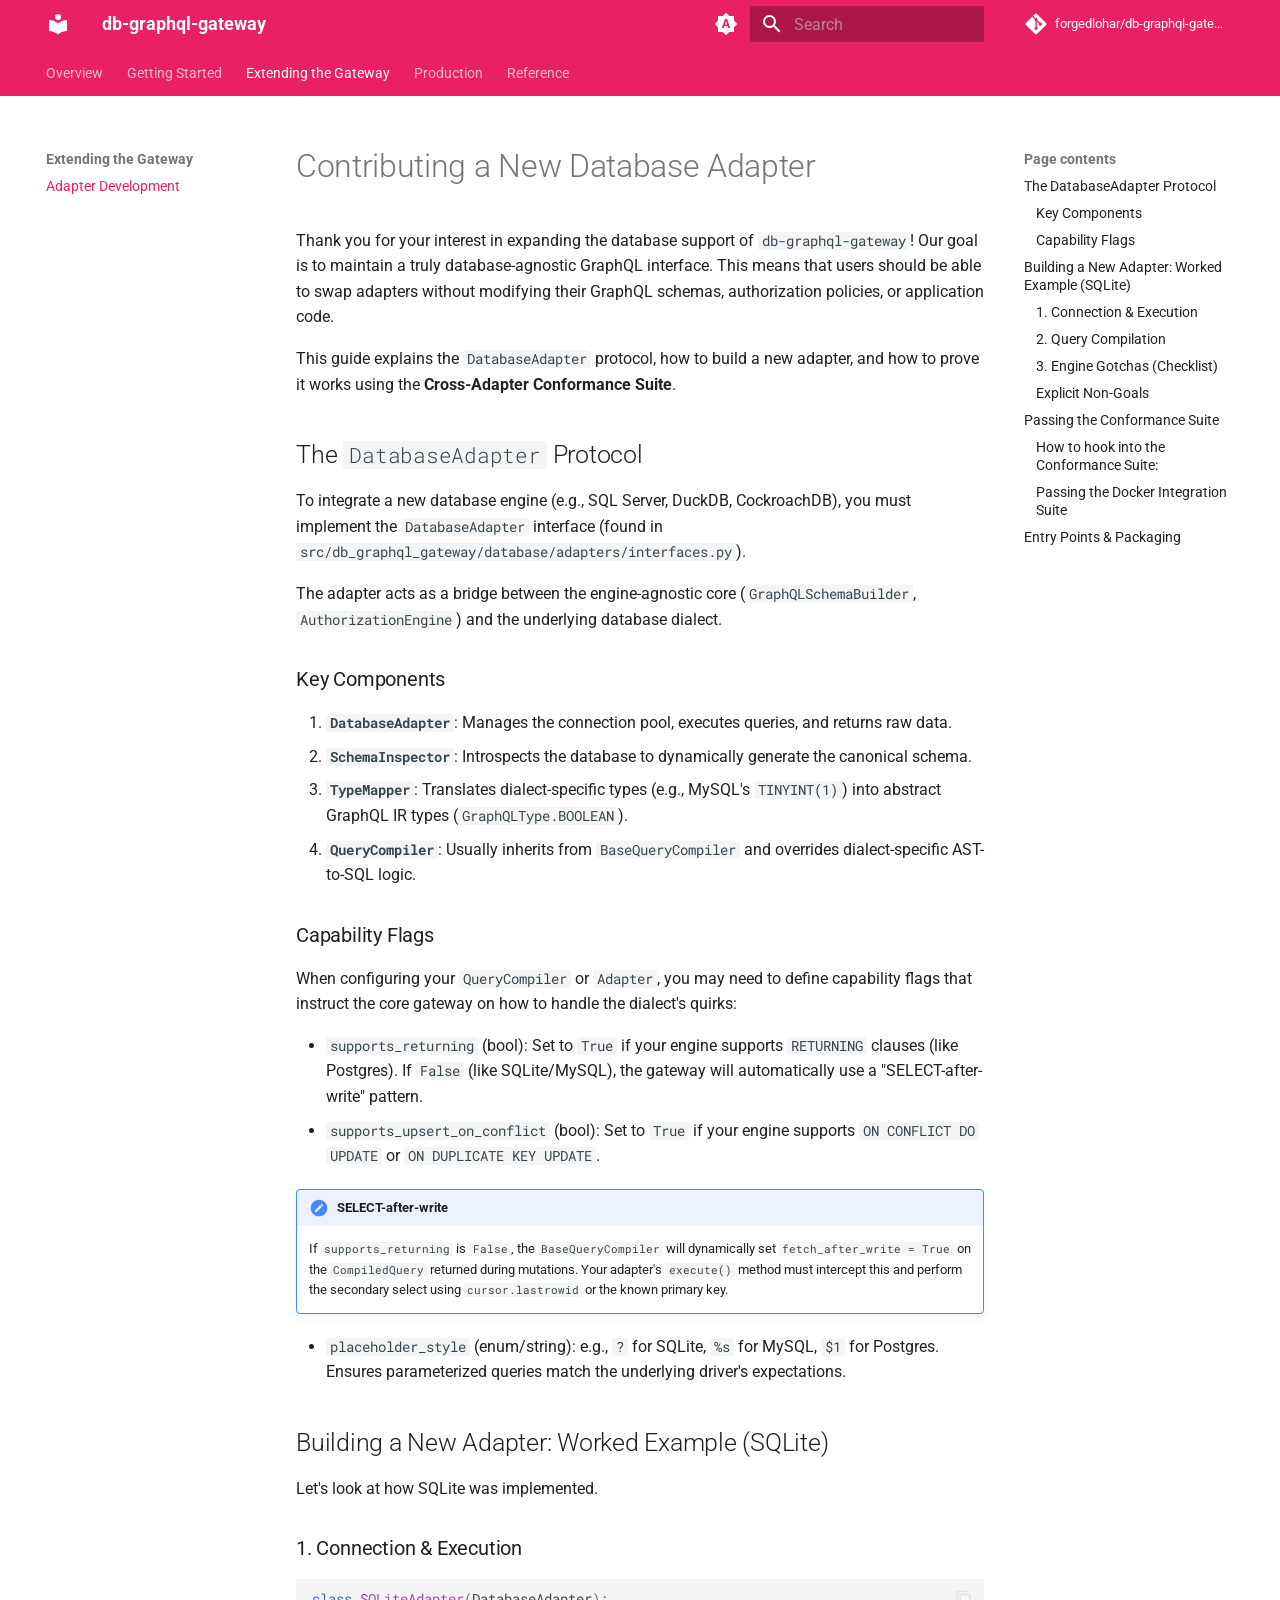
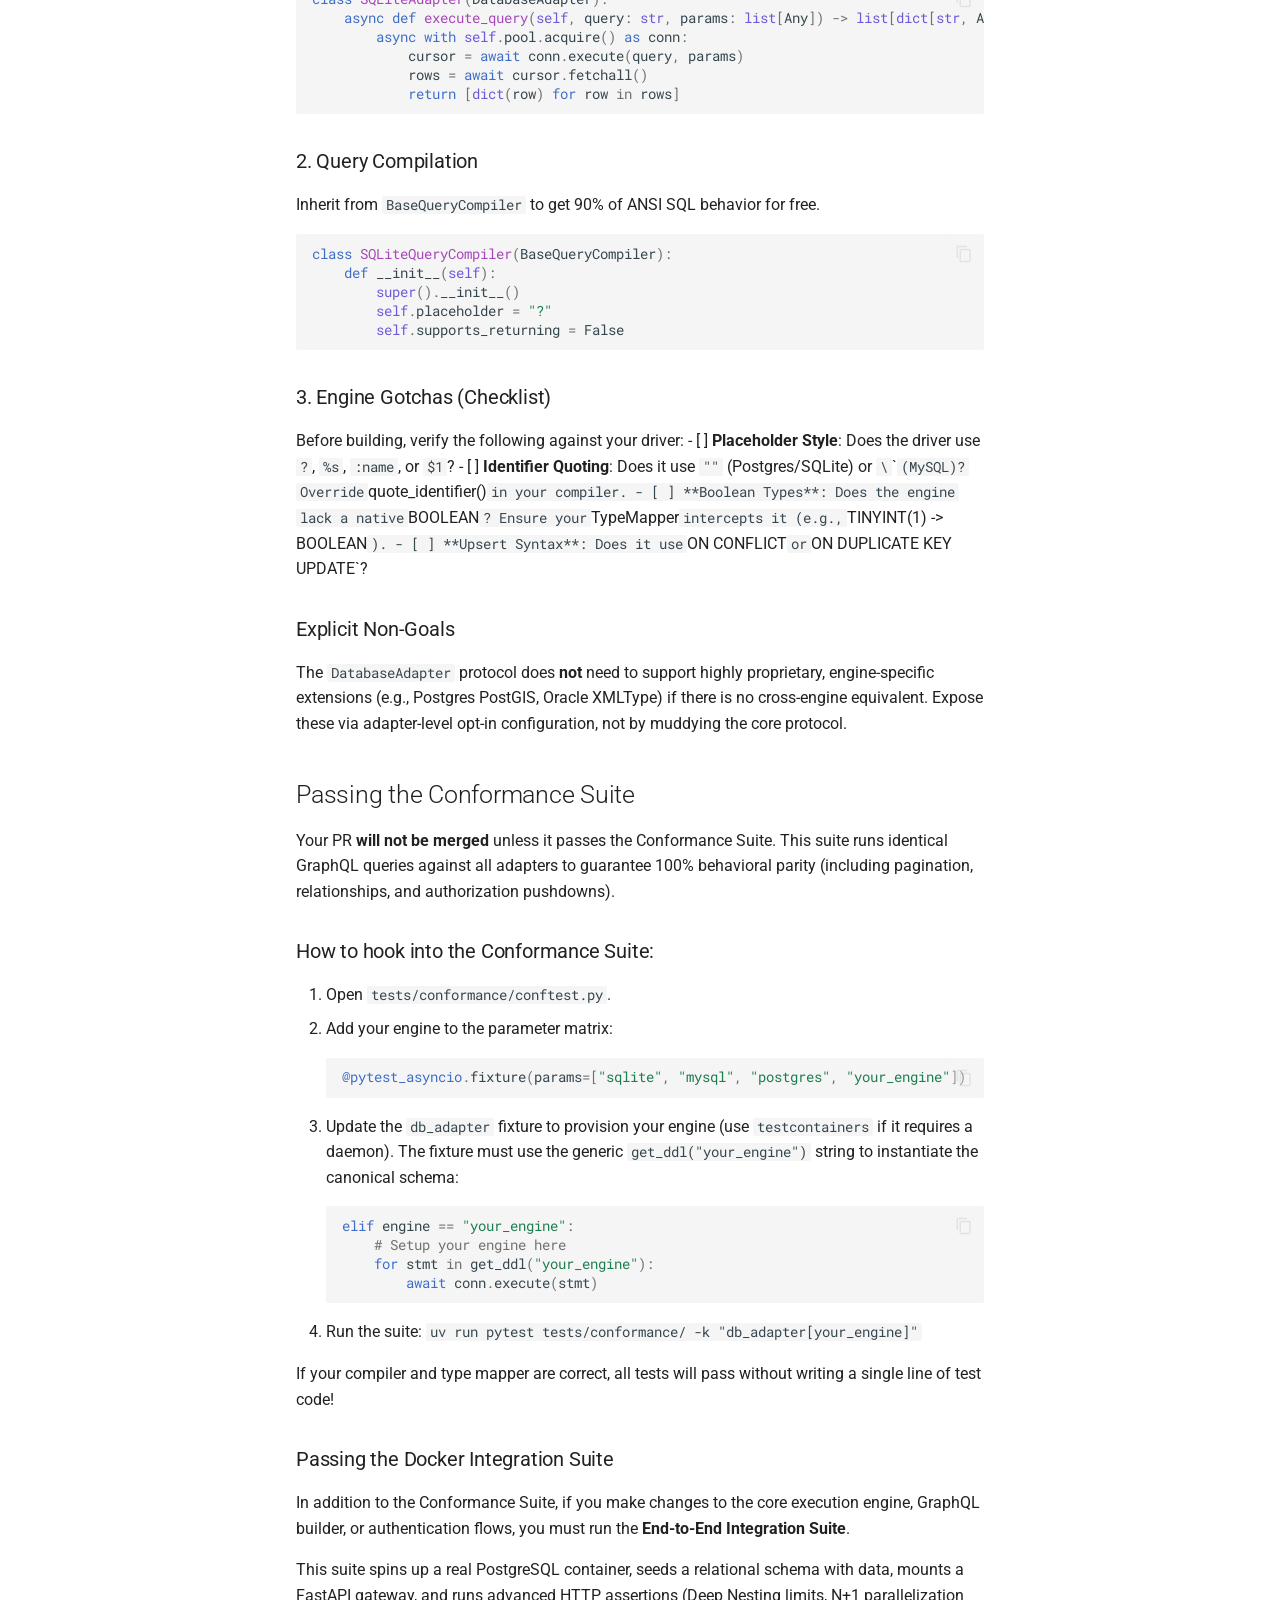
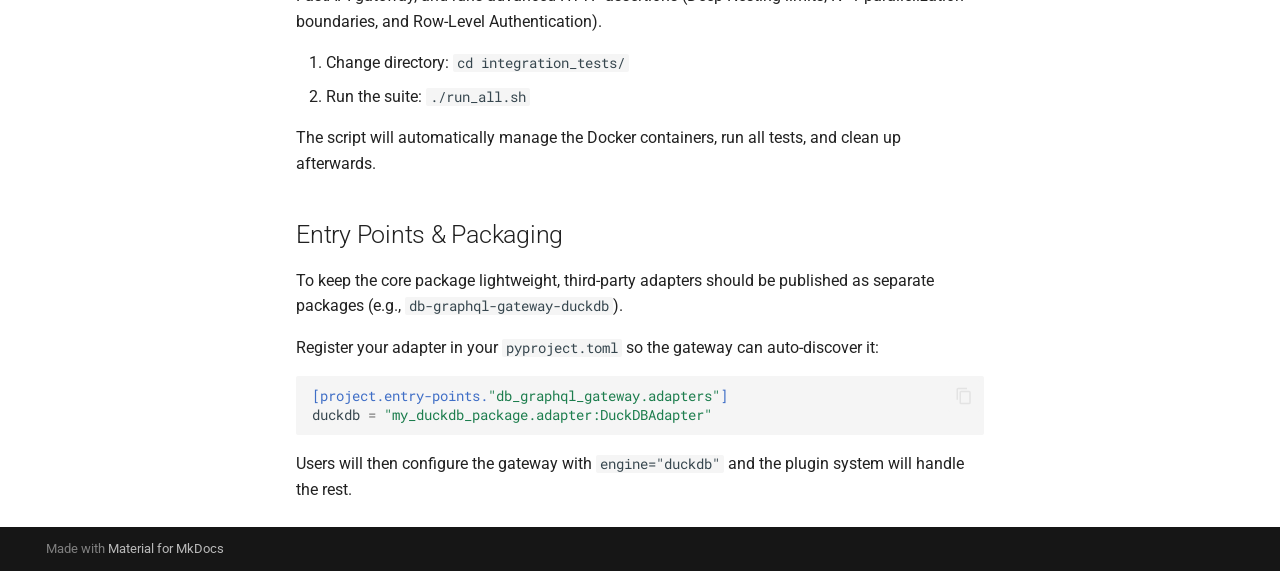
<file: CONTRIBUTING_ADAPTER/index.html>
<!doctype html>
<html lang="en" class="no-js">
  <head>
    
      <meta charset="utf-8">
      <meta name="viewport" content="width=device-width,initial-scale=1">
      
        <meta name="description" content="A database-agnostic GraphQL gateway that pushes authorization and filtering down to SQL.">
      
      
      
        <link rel="canonical" href="https://forgedlohar.github.io/db-graphql-gateway/CONTRIBUTING_ADAPTER/">
      
      
        <link rel="prev" href="../FAQ/">
      
      
        <link rel="next" href="../SECURITY/">
      
      
        
      
      
      <link rel="icon" href="../assets/images/favicon.png">
      <meta name="generator" content="mkdocs-1.6.1, mkdocs-material-9.7.7">
    
    
      
        <title>Adapter Development - db-graphql-gateway</title>
      
    
    
      <link rel="stylesheet" href="../assets/stylesheets/main.ec1eaa64.min.css">
      
        
        <link rel="stylesheet" href="../assets/stylesheets/palette.ab4e12ef.min.css">
      
      


    
    
      
    
    
      
        
        
        <link rel="preconnect" href="https://fonts.gstatic.com" crossorigin>
        <link rel="stylesheet" href="https://fonts.googleapis.com/css?family=Roboto:300,300i,400,400i,700,700i%7CRoboto+Mono:400,400i,700,700i&display=fallback">
        <style>:root{--md-text-font:"Roboto";--md-code-font:"Roboto Mono"}</style>
      
    
    
    <script>__md_scope=new URL("..",location),__md_hash=e=>[...e].reduce(((e,_)=>(e<<5)-e+_.charCodeAt(0)),0),__md_get=(e,_=localStorage,t=__md_scope)=>JSON.parse(_.getItem(t.pathname+"."+e)),__md_set=(e,_,t=localStorage,a=__md_scope)=>{try{t.setItem(a.pathname+"."+e,JSON.stringify(_))}catch(e){}}</script>
    
      

    
    
  </head>
  
  
    
    
      
    
    
    
    
    <body dir="ltr" data-md-color-scheme="default" data-md-color-primary="pink" data-md-color-accent="pink">
  
    
    <input class="md-toggle" data-md-toggle="drawer" type="checkbox" id="__drawer" autocomplete="off">
    <input class="md-toggle" data-md-toggle="search" type="checkbox" id="__search" autocomplete="off">
    <label class="md-overlay" for="__drawer"></label>
    <div data-md-component="skip">
      
        
        <a href="#contributing-a-new-database-adapter" class="md-skip">
          Skip to content
        </a>
      
    </div>
    <div data-md-component="announce">
      
    </div>
    
    
      

<header class="md-header" data-md-component="header">
  <nav class="md-header__inner md-grid" aria-label="Header">
    <a href=".." title="db-graphql-gateway" class="md-header__button md-logo" aria-label="db-graphql-gateway" data-md-component="logo">
      
  
  <svg xmlns="http://www.w3.org/2000/svg" viewBox="0 0 24 24"><path d="M12 8a3 3 0 0 0 3-3 3 3 0 0 0-3-3 3 3 0 0 0-3 3 3 3 0 0 0 3 3m0 3.54C9.64 9.35 6.5 8 3 8v11c3.5 0 6.64 1.35 9 3.54 2.36-2.19 5.5-3.54 9-3.54V8c-3.5 0-6.64 1.35-9 3.54"/></svg>

    </a>
    <label class="md-header__button md-icon" for="__drawer">
      
      <svg xmlns="http://www.w3.org/2000/svg" viewBox="0 0 24 24"><path d="M3 6h18v2H3zm0 5h18v2H3zm0 5h18v2H3z"/></svg>
    </label>
    <div class="md-header__title" data-md-component="header-title">
      <div class="md-header__ellipsis">
        <div class="md-header__topic">
          <span class="md-ellipsis">
            db-graphql-gateway
          </span>
        </div>
        <div class="md-header__topic" data-md-component="header-topic">
          <span class="md-ellipsis">
            
              Adapter Development
            
          </span>
        </div>
      </div>
    </div>
    
      
        <form class="md-header__option" data-md-component="palette">
  
    
    
    
    <input class="md-option" data-md-color-media="(prefers-color-scheme)" data-md-color-scheme="default" data-md-color-primary="pink" data-md-color-accent="pink"  aria-label="Switch to light mode"  type="radio" name="__palette" id="__palette_0">
    
      <label class="md-header__button md-icon" title="Switch to light mode" for="__palette_1" hidden>
        <svg xmlns="http://www.w3.org/2000/svg" viewBox="0 0 24 24"><path d="m14.3 16-.7-2h-3.2l-.7 2H7.8L11 7h2l3.2 9zM20 8.69V4h-4.69L12 .69 8.69 4H4v4.69L.69 12 4 15.31V20h4.69L12 23.31 15.31 20H20v-4.69L23.31 12zm-9.15 3.96h2.3L12 9z"/></svg>
      </label>
    
  
    
    
    
    <input class="md-option" data-md-color-media="(prefers-color-scheme: light)" data-md-color-scheme="default" data-md-color-primary="pink" data-md-color-accent="pink"  aria-label="Switch to dark mode"  type="radio" name="__palette" id="__palette_1">
    
      <label class="md-header__button md-icon" title="Switch to dark mode" for="__palette_2" hidden>
        <svg xmlns="http://www.w3.org/2000/svg" viewBox="0 0 24 24"><path d="M12 8a4 4 0 0 0-4 4 4 4 0 0 0 4 4 4 4 0 0 0 4-4 4 4 0 0 0-4-4m0 10a6 6 0 0 1-6-6 6 6 0 0 1 6-6 6 6 0 0 1 6 6 6 6 0 0 1-6 6m8-9.31V4h-4.69L12 .69 8.69 4H4v4.69L.69 12 4 15.31V20h4.69L12 23.31 15.31 20H20v-4.69L23.31 12z"/></svg>
      </label>
    
  
    
    
    
    <input class="md-option" data-md-color-media="(prefers-color-scheme: dark)" data-md-color-scheme="slate" data-md-color-primary="pink" data-md-color-accent="pink"  aria-label="Switch to system preference"  type="radio" name="__palette" id="__palette_2">
    
      <label class="md-header__button md-icon" title="Switch to system preference" for="__palette_0" hidden>
        <svg xmlns="http://www.w3.org/2000/svg" viewBox="0 0 24 24"><path d="M12 18c-.89 0-1.74-.2-2.5-.55C11.56 16.5 13 14.42 13 12s-1.44-4.5-3.5-5.45C10.26 6.2 11.11 6 12 6a6 6 0 0 1 6 6 6 6 0 0 1-6 6m8-9.31V4h-4.69L12 .69 8.69 4H4v4.69L.69 12 4 15.31V20h4.69L12 23.31 15.31 20H20v-4.69L23.31 12z"/></svg>
      </label>
    
  
</form>
      
    
    
      <script>var palette=__md_get("__palette");if(palette&&palette.color){if("(prefers-color-scheme)"===palette.color.media){var media=matchMedia("(prefers-color-scheme: light)"),input=document.querySelector(media.matches?"[data-md-color-media='(prefers-color-scheme: light)']":"[data-md-color-media='(prefers-color-scheme: dark)']");palette.color.media=input.getAttribute("data-md-color-media"),palette.color.scheme=input.getAttribute("data-md-color-scheme"),palette.color.primary=input.getAttribute("data-md-color-primary"),palette.color.accent=input.getAttribute("data-md-color-accent")}for(var[key,value]of Object.entries(palette.color))document.body.setAttribute("data-md-color-"+key,value)}</script>
    
    
    
      
      
        <label class="md-header__button md-icon" for="__search">
          
          <svg xmlns="http://www.w3.org/2000/svg" viewBox="0 0 24 24"><path d="M9.5 3A6.5 6.5 0 0 1 16 9.5c0 1.61-.59 3.09-1.56 4.23l.27.27h.79l5 5-1.5 1.5-5-5v-.79l-.27-.27A6.52 6.52 0 0 1 9.5 16 6.5 6.5 0 0 1 3 9.5 6.5 6.5 0 0 1 9.5 3m0 2C7 5 5 7 5 9.5S7 14 9.5 14 14 12 14 9.5 12 5 9.5 5"/></svg>
        </label>
        <div class="md-search" data-md-component="search" role="dialog">
  <label class="md-search__overlay" for="__search"></label>
  <div class="md-search__inner" role="search">
    <form class="md-search__form" name="search">
      <input type="text" class="md-search__input" name="query" aria-label="Search" placeholder="Search" autocapitalize="off" autocorrect="off" autocomplete="off" spellcheck="false" data-md-component="search-query" required>
      <label class="md-search__icon md-icon" for="__search">
        
        <svg xmlns="http://www.w3.org/2000/svg" viewBox="0 0 24 24"><path d="M9.5 3A6.5 6.5 0 0 1 16 9.5c0 1.61-.59 3.09-1.56 4.23l.27.27h.79l5 5-1.5 1.5-5-5v-.79l-.27-.27A6.52 6.52 0 0 1 9.5 16 6.5 6.5 0 0 1 3 9.5 6.5 6.5 0 0 1 9.5 3m0 2C7 5 5 7 5 9.5S7 14 9.5 14 14 12 14 9.5 12 5 9.5 5"/></svg>
        
        <svg xmlns="http://www.w3.org/2000/svg" viewBox="0 0 24 24"><path d="M20 11v2H8l5.5 5.5-1.42 1.42L4.16 12l7.92-7.92L13.5 5.5 8 11z"/></svg>
      </label>
      <nav class="md-search__options" aria-label="Search">
        
        <button type="reset" class="md-search__icon md-icon" title="Clear" aria-label="Clear" tabindex="-1">
          
          <svg xmlns="http://www.w3.org/2000/svg" viewBox="0 0 24 24"><path d="M19 6.41 17.59 5 12 10.59 6.41 5 5 6.41 10.59 12 5 17.59 6.41 19 12 13.41 17.59 19 19 17.59 13.41 12z"/></svg>
        </button>
      </nav>
      
        <div class="md-search__suggest" data-md-component="search-suggest"></div>
      
    </form>
    <div class="md-search__output">
      <div class="md-search__scrollwrap" tabindex="0" data-md-scrollfix>
        <div class="md-search-result" data-md-component="search-result">
          <div class="md-search-result__meta">
            Initializing search
          </div>
          <ol class="md-search-result__list" role="presentation"></ol>
        </div>
      </div>
    </div>
  </div>
</div>
      
    
    
      <div class="md-header__source">
        <a href="https://github.com/forgedlohar/db-graphql-gateway" title="Go to repository" class="md-source" data-md-component="source">
  <div class="md-source__icon md-icon">
    
    <svg xmlns="http://www.w3.org/2000/svg" viewBox="0 0 448 512"><!--! Font Awesome Free 7.1.0 by @fontawesome - https://fontawesome.com License - https://fontawesome.com/license/free (Icons: CC BY 4.0, Fonts: SIL OFL 1.1, Code: MIT License) Copyright 2025 Fonticons, Inc.--><path d="M439.6 236.1 244 40.5c-5.4-5.5-12.8-8.5-20.4-8.5s-15 3-20.4 8.4L162.5 81l51.5 51.5c27.1-9.1 52.7 16.8 43.4 43.7l49.7 49.7c34.2-11.8 61.2 31 35.5 56.7-26.5 26.5-70.2-2.9-56-37.3L240.3 199v121.9c25.3 12.5 22.3 41.8 9.1 55-6.4 6.4-15.2 10.1-24.3 10.1s-17.8-3.6-24.3-10.1c-17.6-17.6-11.1-46.9 11.2-56v-123c-20.8-8.5-24.6-30.7-18.6-45L142.6 101 8.5 235.1C3 240.6 0 247.9 0 255.5s3 15 8.5 20.4l195.6 195.7c5.4 5.4 12.7 8.4 20.4 8.4s15-3 20.4-8.4l194.7-194.7c5.4-5.4 8.4-12.8 8.4-20.4s-3-15-8.4-20.4"/></svg>
  </div>
  <div class="md-source__repository">
    forgedlohar/db-graphql-gateway
  </div>
</a>
      </div>
    
  </nav>
  
</header>
    
    <div class="md-container" data-md-component="container">
      
      
        
          
            
<nav class="md-tabs" aria-label="Tabs" data-md-component="tabs">
  <div class="md-grid">
    <ul class="md-tabs__list">
      
        
  
  
  
  
    
    
      <li class="md-tabs__item">
        <a href=".." class="md-tabs__link">
          
  
  
  Overview

        </a>
      </li>
    
  

      
        
  
  
  
  
    
    
      <li class="md-tabs__item">
        <a href="../quickstart/" class="md-tabs__link">
          
  
  
  Getting Started

        </a>
      </li>
    
  

      
        
  
  
  
    
  
  
    
    
      <li class="md-tabs__item md-tabs__item--active">
        <a href="./" class="md-tabs__link">
          
  
  
  Extending the Gateway

        </a>
      </li>
    
  

      
        
  
  
  
  
    
    
      <li class="md-tabs__item">
        <a href="../SECURITY/" class="md-tabs__link">
          
  
  
  Production

        </a>
      </li>
    
  

      
        
  
  
  
  
    
    
      <li class="md-tabs__item">
        <a href="../CHANGELOG/" class="md-tabs__link">
          
  
  
  Reference

        </a>
      </li>
    
  

      
    </ul>
  </div>
</nav>
          
        
      
      <main class="md-main" data-md-component="main">
        <div class="md-main__inner md-grid">
          
            
              
              <div class="md-sidebar md-sidebar--primary" data-md-component="sidebar" data-md-type="navigation" >
                <div class="md-sidebar__scrollwrap">
                  <div class="md-sidebar__inner">
                    


  


<nav class="md-nav md-nav--primary md-nav--lifted" aria-label="Navigation" data-md-level="0">
  <label class="md-nav__title" for="__drawer">
    <a href=".." title="db-graphql-gateway" class="md-nav__button md-logo" aria-label="db-graphql-gateway" data-md-component="logo">
      
  
  <svg xmlns="http://www.w3.org/2000/svg" viewBox="0 0 24 24"><path d="M12 8a3 3 0 0 0 3-3 3 3 0 0 0-3-3 3 3 0 0 0-3 3 3 3 0 0 0 3 3m0 3.54C9.64 9.35 6.5 8 3 8v11c3.5 0 6.64 1.35 9 3.54 2.36-2.19 5.5-3.54 9-3.54V8c-3.5 0-6.64 1.35-9 3.54"/></svg>

    </a>
    db-graphql-gateway
  </label>
  
    <div class="md-nav__source">
      <a href="https://github.com/forgedlohar/db-graphql-gateway" title="Go to repository" class="md-source" data-md-component="source">
  <div class="md-source__icon md-icon">
    
    <svg xmlns="http://www.w3.org/2000/svg" viewBox="0 0 448 512"><!--! Font Awesome Free 7.1.0 by @fontawesome - https://fontawesome.com License - https://fontawesome.com/license/free (Icons: CC BY 4.0, Fonts: SIL OFL 1.1, Code: MIT License) Copyright 2025 Fonticons, Inc.--><path d="M439.6 236.1 244 40.5c-5.4-5.5-12.8-8.5-20.4-8.5s-15 3-20.4 8.4L162.5 81l51.5 51.5c27.1-9.1 52.7 16.8 43.4 43.7l49.7 49.7c34.2-11.8 61.2 31 35.5 56.7-26.5 26.5-70.2-2.9-56-37.3L240.3 199v121.9c25.3 12.5 22.3 41.8 9.1 55-6.4 6.4-15.2 10.1-24.3 10.1s-17.8-3.6-24.3-10.1c-17.6-17.6-11.1-46.9 11.2-56v-123c-20.8-8.5-24.6-30.7-18.6-45L142.6 101 8.5 235.1C3 240.6 0 247.9 0 255.5s3 15 8.5 20.4l195.6 195.7c5.4 5.4 12.7 8.4 20.4 8.4s15-3 20.4-8.4l194.7-194.7c5.4-5.4 8.4-12.8 8.4-20.4s-3-15-8.4-20.4"/></svg>
  </div>
  <div class="md-source__repository">
    forgedlohar/db-graphql-gateway
  </div>
</a>
    </div>
  
  <ul class="md-nav__list" data-md-scrollfix>
    
      
      
  
  
  
  
    
    
    
    
      
      
        
      
    
    
    <li class="md-nav__item md-nav__item--nested">
      
        
        
        <input class="md-nav__toggle md-toggle " type="checkbox" id="__nav_1" >
        
          
          <label class="md-nav__link" for="__nav_1" id="__nav_1_label" tabindex="0">
            
  
  
  <span class="md-ellipsis">
    
  
    Overview
  

    
  </span>
  
  

            <span class="md-nav__icon md-icon"></span>
          </label>
        
        <nav class="md-nav" data-md-level="1" aria-labelledby="__nav_1_label" aria-expanded="false">
          <label class="md-nav__title" for="__nav_1">
            <span class="md-nav__icon md-icon"></span>
            
  
    Overview
  

          </label>
          <ul class="md-nav__list" data-md-scrollfix>
            
              
                
  
  
  
  
    <li class="md-nav__item">
      <a href=".." class="md-nav__link">
        
  
  
  <span class="md-ellipsis">
    
  
    Introduction
  

    
  </span>
  
  

      </a>
    </li>
  

              
            
              
                
  
  
  
  
    <li class="md-nav__item">
      <a href="../comparison/" class="md-nav__link">
        
  
  
  <span class="md-ellipsis">
    
  
    Comparison
  

    
  </span>
  
  

      </a>
    </li>
  

              
            
              
                
  
  
  
  
    <li class="md-nav__item">
      <a href="../ARCHITECTURE/" class="md-nav__link">
        
  
  
  <span class="md-ellipsis">
    
  
    Architecture
  

    
  </span>
  
  

      </a>
    </li>
  

              
            
          </ul>
        </nav>
      
    </li>
  

    
      
      
  
  
  
  
    
    
    
    
      
      
        
      
    
    
    <li class="md-nav__item md-nav__item--nested">
      
        
        
        <input class="md-nav__toggle md-toggle " type="checkbox" id="__nav_2" >
        
          
          <label class="md-nav__link" for="__nav_2" id="__nav_2_label" tabindex="0">
            
  
  
  <span class="md-ellipsis">
    
  
    Getting Started
  

    
  </span>
  
  

            <span class="md-nav__icon md-icon"></span>
          </label>
        
        <nav class="md-nav" data-md-level="1" aria-labelledby="__nav_2_label" aria-expanded="false">
          <label class="md-nav__title" for="__nav_2">
            <span class="md-nav__icon md-icon"></span>
            
  
    Getting Started
  

          </label>
          <ul class="md-nav__list" data-md-scrollfix>
            
              
                
  
  
  
  
    <li class="md-nav__item">
      <a href="../quickstart/" class="md-nav__link">
        
  
  
  <span class="md-ellipsis">
    
  
    Quickstart
  

    
  </span>
  
  

      </a>
    </li>
  

              
            
              
                
  
  
  
  
    <li class="md-nav__item">
      <a href="../cli/" class="md-nav__link">
        
  
  
  <span class="md-ellipsis">
    
  
    CLI Reference
  

    
  </span>
  
  

      </a>
    </li>
  

              
            
              
                
  
  
  
  
    <li class="md-nav__item">
      <a href="../mcp/" class="md-nav__link">
        
  
  
  <span class="md-ellipsis">
    
  
    MCP Integration
  

    
  </span>
  
  

      </a>
    </li>
  

              
            
              
                
  
  
  
  
    <li class="md-nav__item">
      <a href="../testing/" class="md-nav__link">
        
  
  
  <span class="md-ellipsis">
    
  
    Testing
  

    
  </span>
  
  

      </a>
    </li>
  

              
            
              
                
  
  
  
  
    <li class="md-nav__item">
      <a href="../FAQ/" class="md-nav__link">
        
  
  
  <span class="md-ellipsis">
    
  
    FAQ
  

    
  </span>
  
  

      </a>
    </li>
  

              
            
          </ul>
        </nav>
      
    </li>
  

    
      
      
  
  
    
  
  
  
    
    
    
    
      
        
        
      
      
        
      
    
    
    <li class="md-nav__item md-nav__item--active md-nav__item--section md-nav__item--nested">
      
        
        
        <input class="md-nav__toggle md-toggle " type="checkbox" id="__nav_3" checked>
        
          
          <label class="md-nav__link" for="__nav_3" id="__nav_3_label" tabindex="">
            
  
  
  <span class="md-ellipsis">
    
  
    Extending the Gateway
  

    
  </span>
  
  

            <span class="md-nav__icon md-icon"></span>
          </label>
        
        <nav class="md-nav" data-md-level="1" aria-labelledby="__nav_3_label" aria-expanded="true">
          <label class="md-nav__title" for="__nav_3">
            <span class="md-nav__icon md-icon"></span>
            
  
    Extending the Gateway
  

          </label>
          <ul class="md-nav__list" data-md-scrollfix>
            
              
                
  
  
    
  
  
  
    <li class="md-nav__item md-nav__item--active">
      
      <input class="md-nav__toggle md-toggle" type="checkbox" id="__toc">
      
      
        
      
      
        <label class="md-nav__link md-nav__link--active" for="__toc">
          
  
  
  <span class="md-ellipsis">
    
  
    Adapter Development
  

    
  </span>
  
  

          <span class="md-nav__icon md-icon"></span>
        </label>
      
      <a href="./" class="md-nav__link md-nav__link--active">
        
  
  
  <span class="md-ellipsis">
    
  
    Adapter Development
  

    
  </span>
  
  

      </a>
      
        

  

<nav class="md-nav md-nav--secondary" aria-label="Page contents">
  
  
  
    
  
  
    <label class="md-nav__title" for="__toc">
      <span class="md-nav__icon md-icon"></span>
      Page contents
    </label>
    <ul class="md-nav__list" data-md-component="toc" data-md-scrollfix>
      
        <li class="md-nav__item">
  <a href="#the-databaseadapter-protocol" class="md-nav__link">
    <span class="md-ellipsis">
      
        The DatabaseAdapter Protocol
      
    </span>
  </a>
  
    <nav class="md-nav" aria-label="The DatabaseAdapter Protocol">
      <ul class="md-nav__list">
        
          <li class="md-nav__item">
  <a href="#key-components" class="md-nav__link">
    <span class="md-ellipsis">
      
        Key Components
      
    </span>
  </a>
  
</li>
        
          <li class="md-nav__item">
  <a href="#capability-flags" class="md-nav__link">
    <span class="md-ellipsis">
      
        Capability Flags
      
    </span>
  </a>
  
</li>
        
      </ul>
    </nav>
  
</li>
      
        <li class="md-nav__item">
  <a href="#building-a-new-adapter-worked-example-sqlite" class="md-nav__link">
    <span class="md-ellipsis">
      
        Building a New Adapter: Worked Example (SQLite)
      
    </span>
  </a>
  
    <nav class="md-nav" aria-label="Building a New Adapter: Worked Example (SQLite)">
      <ul class="md-nav__list">
        
          <li class="md-nav__item">
  <a href="#1-connection-execution" class="md-nav__link">
    <span class="md-ellipsis">
      
        1. Connection &amp; Execution
      
    </span>
  </a>
  
</li>
        
          <li class="md-nav__item">
  <a href="#2-query-compilation" class="md-nav__link">
    <span class="md-ellipsis">
      
        2. Query Compilation
      
    </span>
  </a>
  
</li>
        
          <li class="md-nav__item">
  <a href="#3-engine-gotchas-checklist" class="md-nav__link">
    <span class="md-ellipsis">
      
        3. Engine Gotchas (Checklist)
      
    </span>
  </a>
  
</li>
        
          <li class="md-nav__item">
  <a href="#explicit-non-goals" class="md-nav__link">
    <span class="md-ellipsis">
      
        Explicit Non-Goals
      
    </span>
  </a>
  
</li>
        
      </ul>
    </nav>
  
</li>
      
        <li class="md-nav__item">
  <a href="#passing-the-conformance-suite" class="md-nav__link">
    <span class="md-ellipsis">
      
        Passing the Conformance Suite
      
    </span>
  </a>
  
    <nav class="md-nav" aria-label="Passing the Conformance Suite">
      <ul class="md-nav__list">
        
          <li class="md-nav__item">
  <a href="#how-to-hook-into-the-conformance-suite" class="md-nav__link">
    <span class="md-ellipsis">
      
        How to hook into the Conformance Suite:
      
    </span>
  </a>
  
</li>
        
          <li class="md-nav__item">
  <a href="#passing-the-docker-integration-suite" class="md-nav__link">
    <span class="md-ellipsis">
      
        Passing the Docker Integration Suite
      
    </span>
  </a>
  
</li>
        
      </ul>
    </nav>
  
</li>
      
        <li class="md-nav__item">
  <a href="#entry-points-packaging" class="md-nav__link">
    <span class="md-ellipsis">
      
        Entry Points &amp; Packaging
      
    </span>
  </a>
  
</li>
      
    </ul>
  
</nav>
      
    </li>
  

              
            
          </ul>
        </nav>
      
    </li>
  

    
      
      
  
  
  
  
    
    
    
    
      
      
        
      
    
    
    <li class="md-nav__item md-nav__item--nested">
      
        
        
        <input class="md-nav__toggle md-toggle " type="checkbox" id="__nav_4" >
        
          
          <label class="md-nav__link" for="__nav_4" id="__nav_4_label" tabindex="0">
            
  
  
  <span class="md-ellipsis">
    
  
    Production
  

    
  </span>
  
  

            <span class="md-nav__icon md-icon"></span>
          </label>
        
        <nav class="md-nav" data-md-level="1" aria-labelledby="__nav_4_label" aria-expanded="false">
          <label class="md-nav__title" for="__nav_4">
            <span class="md-nav__icon md-icon"></span>
            
  
    Production
  

          </label>
          <ul class="md-nav__list" data-md-scrollfix>
            
              
                
  
  
  
  
    <li class="md-nav__item">
      <a href="../SECURITY/" class="md-nav__link">
        
  
  
  <span class="md-ellipsis">
    
  
    Security
  

    
  </span>
  
  

      </a>
    </li>
  

              
            
              
                
  
  
  
  
    <li class="md-nav__item">
      <a href="../BENCHMARKS/" class="md-nav__link">
        
  
  
  <span class="md-ellipsis">
    
  
    Performance & Benchmarks
  

    
  </span>
  
  

      </a>
    </li>
  

              
            
          </ul>
        </nav>
      
    </li>
  

    
      
      
  
  
  
  
    
    
    
    
      
      
        
      
    
    
    <li class="md-nav__item md-nav__item--nested">
      
        
        
        <input class="md-nav__toggle md-toggle " type="checkbox" id="__nav_5" >
        
          
          <label class="md-nav__link" for="__nav_5" id="__nav_5_label" tabindex="0">
            
  
  
  <span class="md-ellipsis">
    
  
    Reference
  

    
  </span>
  
  

            <span class="md-nav__icon md-icon"></span>
          </label>
        
        <nav class="md-nav" data-md-level="1" aria-labelledby="__nav_5_label" aria-expanded="false">
          <label class="md-nav__title" for="__nav_5">
            <span class="md-nav__icon md-icon"></span>
            
  
    Reference
  

          </label>
          <ul class="md-nav__list" data-md-scrollfix>
            
              
                
  
  
  
  
    <li class="md-nav__item">
      <a href="../CHANGELOG/" class="md-nav__link">
        
  
  
  <span class="md-ellipsis">
    
  
    Changelog
  

    
  </span>
  
  

      </a>
    </li>
  

              
            
          </ul>
        </nav>
      
    </li>
  

    
  </ul>
</nav>
                  </div>
                </div>
              </div>
            
            
              
              <div class="md-sidebar md-sidebar--secondary" data-md-component="sidebar" data-md-type="toc" >
                <div class="md-sidebar__scrollwrap">
                  <div class="md-sidebar__inner">
                    

  

<nav class="md-nav md-nav--secondary" aria-label="Page contents">
  
  
  
    
  
  
    <label class="md-nav__title" for="__toc">
      <span class="md-nav__icon md-icon"></span>
      Page contents
    </label>
    <ul class="md-nav__list" data-md-component="toc" data-md-scrollfix>
      
        <li class="md-nav__item">
  <a href="#the-databaseadapter-protocol" class="md-nav__link">
    <span class="md-ellipsis">
      
        The DatabaseAdapter Protocol
      
    </span>
  </a>
  
    <nav class="md-nav" aria-label="The DatabaseAdapter Protocol">
      <ul class="md-nav__list">
        
          <li class="md-nav__item">
  <a href="#key-components" class="md-nav__link">
    <span class="md-ellipsis">
      
        Key Components
      
    </span>
  </a>
  
</li>
        
          <li class="md-nav__item">
  <a href="#capability-flags" class="md-nav__link">
    <span class="md-ellipsis">
      
        Capability Flags
      
    </span>
  </a>
  
</li>
        
      </ul>
    </nav>
  
</li>
      
        <li class="md-nav__item">
  <a href="#building-a-new-adapter-worked-example-sqlite" class="md-nav__link">
    <span class="md-ellipsis">
      
        Building a New Adapter: Worked Example (SQLite)
      
    </span>
  </a>
  
    <nav class="md-nav" aria-label="Building a New Adapter: Worked Example (SQLite)">
      <ul class="md-nav__list">
        
          <li class="md-nav__item">
  <a href="#1-connection-execution" class="md-nav__link">
    <span class="md-ellipsis">
      
        1. Connection &amp; Execution
      
    </span>
  </a>
  
</li>
        
          <li class="md-nav__item">
  <a href="#2-query-compilation" class="md-nav__link">
    <span class="md-ellipsis">
      
        2. Query Compilation
      
    </span>
  </a>
  
</li>
        
          <li class="md-nav__item">
  <a href="#3-engine-gotchas-checklist" class="md-nav__link">
    <span class="md-ellipsis">
      
        3. Engine Gotchas (Checklist)
      
    </span>
  </a>
  
</li>
        
          <li class="md-nav__item">
  <a href="#explicit-non-goals" class="md-nav__link">
    <span class="md-ellipsis">
      
        Explicit Non-Goals
      
    </span>
  </a>
  
</li>
        
      </ul>
    </nav>
  
</li>
      
        <li class="md-nav__item">
  <a href="#passing-the-conformance-suite" class="md-nav__link">
    <span class="md-ellipsis">
      
        Passing the Conformance Suite
      
    </span>
  </a>
  
    <nav class="md-nav" aria-label="Passing the Conformance Suite">
      <ul class="md-nav__list">
        
          <li class="md-nav__item">
  <a href="#how-to-hook-into-the-conformance-suite" class="md-nav__link">
    <span class="md-ellipsis">
      
        How to hook into the Conformance Suite:
      
    </span>
  </a>
  
</li>
        
          <li class="md-nav__item">
  <a href="#passing-the-docker-integration-suite" class="md-nav__link">
    <span class="md-ellipsis">
      
        Passing the Docker Integration Suite
      
    </span>
  </a>
  
</li>
        
      </ul>
    </nav>
  
</li>
      
        <li class="md-nav__item">
  <a href="#entry-points-packaging" class="md-nav__link">
    <span class="md-ellipsis">
      
        Entry Points &amp; Packaging
      
    </span>
  </a>
  
</li>
      
    </ul>
  
</nav>
                  </div>
                </div>
              </div>
            
          
          
            <div class="md-content" data-md-component="content">
              
                




              
              <article class="md-content__inner md-typeset">
                
                  


  
  


<h1 id="contributing-a-new-database-adapter">Contributing a New Database Adapter<a class="headerlink" href="#contributing-a-new-database-adapter" title="Permanent link">&para;</a></h1>
<p>Thank you for your interest in expanding the database support of <code>db-graphql-gateway</code>! Our goal is to maintain a truly database-agnostic GraphQL interface. This means that users should be able to swap adapters without modifying their GraphQL schemas, authorization policies, or application code.</p>
<p>This guide explains the <code>DatabaseAdapter</code> protocol, how to build a new adapter, and how to prove it works using the <strong>Cross-Adapter Conformance Suite</strong>.</p>
<h2 id="the-databaseadapter-protocol">The <code>DatabaseAdapter</code> Protocol<a class="headerlink" href="#the-databaseadapter-protocol" title="Permanent link">&para;</a></h2>
<p>To integrate a new database engine (e.g., SQL Server, DuckDB, CockroachDB), you must implement the <code>DatabaseAdapter</code> interface (found in <code>src/db_graphql_gateway/database/adapters/interfaces.py</code>).</p>
<p>The adapter acts as a bridge between the engine-agnostic core (<code>GraphQLSchemaBuilder</code>, <code>AuthorizationEngine</code>) and the underlying database dialect.</p>
<h3 id="key-components">Key Components<a class="headerlink" href="#key-components" title="Permanent link">&para;</a></h3>
<ol>
<li><strong><code>DatabaseAdapter</code></strong>: Manages the connection pool, executes queries, and returns raw data.</li>
<li><strong><code>SchemaInspector</code></strong>: Introspects the database to dynamically generate the canonical schema.</li>
<li><strong><code>TypeMapper</code></strong>: Translates dialect-specific types (e.g., MySQL's <code>TINYINT(1)</code>) into abstract GraphQL IR types (<code>GraphQLType.BOOLEAN</code>).</li>
<li><strong><code>QueryCompiler</code></strong>: Usually inherits from <code>BaseQueryCompiler</code> and overrides dialect-specific AST-to-SQL logic.</li>
</ol>
<h3 id="capability-flags">Capability Flags<a class="headerlink" href="#capability-flags" title="Permanent link">&para;</a></h3>
<p>When configuring your <code>QueryCompiler</code> or <code>Adapter</code>, you may need to define capability flags that instruct the core gateway on how to handle the dialect's quirks:</p>
<ul>
<li><code>supports_returning</code> (bool): Set to <code>True</code> if your engine supports <code>RETURNING</code> clauses (like Postgres). If <code>False</code> (like SQLite/MySQL), the gateway will automatically use a "SELECT-after-write" pattern.</li>
<li><code>supports_upsert_on_conflict</code> (bool): Set to <code>True</code> if your engine supports <code>ON CONFLICT DO UPDATE</code> or <code>ON DUPLICATE KEY UPDATE</code>.</li>
</ul>
<div class="admonition note">
<p class="admonition-title">SELECT-after-write</p>
<p>If <code>supports_returning</code> is <code>False</code>, the <code>BaseQueryCompiler</code> will dynamically set <code>fetch_after_write = True</code> on the <code>CompiledQuery</code> returned during mutations. Your adapter's <code>execute()</code> method must intercept this and perform the secondary select using <code>cursor.lastrowid</code> or the known primary key.</p>
</div>
<ul>
<li><code>placeholder_style</code> (enum/string): e.g., <code>?</code> for SQLite, <code>%s</code> for MySQL, <code>$1</code> for Postgres. Ensures parameterized queries match the underlying driver's expectations.</li>
</ul>
<h2 id="building-a-new-adapter-worked-example-sqlite">Building a New Adapter: Worked Example (SQLite)<a class="headerlink" href="#building-a-new-adapter-worked-example-sqlite" title="Permanent link">&para;</a></h2>
<p>Let's look at how SQLite was implemented.</p>
<h3 id="1-connection-execution">1. Connection &amp; Execution<a class="headerlink" href="#1-connection-execution" title="Permanent link">&para;</a></h3>
<div class="language-python highlight"><pre><span></span><code><span class="k">class</span><span class="w"> </span><span class="nc">SQLiteAdapter</span><span class="p">(</span><span class="n">DatabaseAdapter</span><span class="p">):</span>
    <span class="k">async</span> <span class="k">def</span><span class="w"> </span><span class="nf">execute_query</span><span class="p">(</span><span class="bp">self</span><span class="p">,</span> <span class="n">query</span><span class="p">:</span> <span class="nb">str</span><span class="p">,</span> <span class="n">params</span><span class="p">:</span> <span class="nb">list</span><span class="p">[</span><span class="n">Any</span><span class="p">])</span> <span class="o">-&gt;</span> <span class="nb">list</span><span class="p">[</span><span class="nb">dict</span><span class="p">[</span><span class="nb">str</span><span class="p">,</span> <span class="n">Any</span><span class="p">]]:</span>
        <span class="k">async</span> <span class="k">with</span> <span class="bp">self</span><span class="o">.</span><span class="n">pool</span><span class="o">.</span><span class="n">acquire</span><span class="p">()</span> <span class="k">as</span> <span class="n">conn</span><span class="p">:</span>
            <span class="n">cursor</span> <span class="o">=</span> <span class="k">await</span> <span class="n">conn</span><span class="o">.</span><span class="n">execute</span><span class="p">(</span><span class="n">query</span><span class="p">,</span> <span class="n">params</span><span class="p">)</span>
            <span class="n">rows</span> <span class="o">=</span> <span class="k">await</span> <span class="n">cursor</span><span class="o">.</span><span class="n">fetchall</span><span class="p">()</span>
            <span class="k">return</span> <span class="p">[</span><span class="nb">dict</span><span class="p">(</span><span class="n">row</span><span class="p">)</span> <span class="k">for</span> <span class="n">row</span> <span class="ow">in</span> <span class="n">rows</span><span class="p">]</span>
</code></pre></div>
<h3 id="2-query-compilation">2. Query Compilation<a class="headerlink" href="#2-query-compilation" title="Permanent link">&para;</a></h3>
<p>Inherit from <code>BaseQueryCompiler</code> to get 90% of ANSI SQL behavior for free.
<div class="language-python highlight"><pre><span></span><code><span class="k">class</span><span class="w"> </span><span class="nc">SQLiteQueryCompiler</span><span class="p">(</span><span class="n">BaseQueryCompiler</span><span class="p">):</span>
    <span class="k">def</span><span class="w"> </span><span class="fm">__init__</span><span class="p">(</span><span class="bp">self</span><span class="p">):</span>
        <span class="nb">super</span><span class="p">()</span><span class="o">.</span><span class="fm">__init__</span><span class="p">()</span>
        <span class="bp">self</span><span class="o">.</span><span class="n">placeholder</span> <span class="o">=</span> <span class="s2">"?"</span>
        <span class="bp">self</span><span class="o">.</span><span class="n">supports_returning</span> <span class="o">=</span> <span class="kc">False</span>
</code></pre></div></p>
<h3 id="3-engine-gotchas-checklist">3. Engine Gotchas (Checklist)<a class="headerlink" href="#3-engine-gotchas-checklist" title="Permanent link">&para;</a></h3>
<p>Before building, verify the following against your driver:
- [ ] <strong>Placeholder Style</strong>: Does the driver use <code>?</code>, <code>%s</code>, <code>:name</code>, or <code>$1</code>?
- [ ] <strong>Identifier Quoting</strong>: Does it use <code>""</code> (Postgres/SQLite) or <code>\</code>`<code>(MySQL)? Override</code>quote_identifier()<code>in your compiler.
- [ ] **Boolean Types**: Does the engine lack a native</code>BOOLEAN<code>? Ensure your</code>TypeMapper<code>intercepts it (e.g.,</code>TINYINT(1) -&gt; BOOLEAN<code>).
- [ ] **Upsert Syntax**: Does it use</code>ON CONFLICT<code>or</code>ON DUPLICATE KEY UPDATE`?</p>
<h3 id="explicit-non-goals">Explicit Non-Goals<a class="headerlink" href="#explicit-non-goals" title="Permanent link">&para;</a></h3>
<p>The <code>DatabaseAdapter</code> protocol does <strong>not</strong> need to support highly proprietary, engine-specific extensions (e.g., Postgres PostGIS, Oracle XMLType) if there is no cross-engine equivalent. Expose these via adapter-level opt-in configuration, not by muddying the core protocol.</p>
<h2 id="passing-the-conformance-suite">Passing the Conformance Suite<a class="headerlink" href="#passing-the-conformance-suite" title="Permanent link">&para;</a></h2>
<p>Your PR <strong>will not be merged</strong> unless it passes the Conformance Suite. This suite runs identical GraphQL queries against all adapters to guarantee 100% behavioral parity (including pagination, relationships, and authorization pushdowns).</p>
<h3 id="how-to-hook-into-the-conformance-suite">How to hook into the Conformance Suite:<a class="headerlink" href="#how-to-hook-into-the-conformance-suite" title="Permanent link">&para;</a></h3>
<ol>
<li>Open <code>tests/conformance/conftest.py</code>.</li>
<li>Add your engine to the parameter matrix:
   <div class="language-python highlight"><pre><span></span><code><span class="nd">@pytest_asyncio</span><span class="o">.</span><span class="n">fixture</span><span class="p">(</span><span class="n">params</span><span class="o">=</span><span class="p">[</span><span class="s2">"sqlite"</span><span class="p">,</span> <span class="s2">"mysql"</span><span class="p">,</span> <span class="s2">"postgres"</span><span class="p">,</span> <span class="s2">"your_engine"</span><span class="p">])</span>
</code></pre></div></li>
<li>Update the <code>db_adapter</code> fixture to provision your engine (use <code>testcontainers</code> if it requires a daemon). The fixture must use the generic <code>get_ddl("your_engine")</code> string to instantiate the canonical schema:
   <div class="language-python highlight"><pre><span></span><code><span class="k">elif</span> <span class="n">engine</span> <span class="o">==</span> <span class="s2">"your_engine"</span><span class="p">:</span>
    <span class="c1"># Setup your engine here</span>
    <span class="k">for</span> <span class="n">stmt</span> <span class="ow">in</span> <span class="n">get_ddl</span><span class="p">(</span><span class="s2">"your_engine"</span><span class="p">):</span>
        <span class="k">await</span> <span class="n">conn</span><span class="o">.</span><span class="n">execute</span><span class="p">(</span><span class="n">stmt</span><span class="p">)</span>
</code></pre></div></li>
<li>Run the suite: <code>uv run pytest tests/conformance/ -k "db_adapter[your_engine]"</code></li>
</ol>
<p>If your compiler and type mapper are correct, all tests will pass without writing a single line of test code!</p>
<h3 id="passing-the-docker-integration-suite">Passing the Docker Integration Suite<a class="headerlink" href="#passing-the-docker-integration-suite" title="Permanent link">&para;</a></h3>
<p>In addition to the Conformance Suite, if you make changes to the core execution engine, GraphQL builder, or authentication flows, you must run the <strong>End-to-End Integration Suite</strong>.</p>
<p>This suite spins up a real PostgreSQL container, seeds a relational schema with data, mounts a FastAPI gateway, and runs advanced HTTP assertions (Deep Nesting limits, N+1 parallelization boundaries, and Row-Level Authentication).</p>
<ol>
<li>Change directory: <code>cd integration_tests/</code></li>
<li>Run the suite: <code>./run_all.sh</code></li>
</ol>
<p>The script will automatically manage the Docker containers, run all tests, and clean up afterwards.</p>
<h2 id="entry-points-packaging">Entry Points &amp; Packaging<a class="headerlink" href="#entry-points-packaging" title="Permanent link">&para;</a></h2>
<p>To keep the core package lightweight, third-party adapters should be published as separate packages (e.g., <code>db-graphql-gateway-duckdb</code>).</p>
<p>Register your adapter in your <code>pyproject.toml</code> so the gateway can auto-discover it:
<div class="language-toml highlight"><pre><span></span><code><span class="k">[project.entry-points.</span><span class="s2">"db_graphql_gateway.adapters"</span><span class="k">]</span>
<span class="n">duckdb</span><span class="w"> </span><span class="o">=</span><span class="w"> </span><span class="s2">"my_duckdb_package.adapter:DuckDBAdapter"</span>
</code></pre></div>
Users will then configure the gateway with <code>engine="duckdb"</code> and the plugin system will handle the rest.</p>












                
              </article>
            </div>
          
          
  <script>var tabs=__md_get("__tabs");if(Array.isArray(tabs))e:for(var set of document.querySelectorAll(".tabbed-set")){var labels=set.querySelector(".tabbed-labels");for(var tab of tabs)for(var label of labels.getElementsByTagName("label"))if(label.innerText.trim()===tab){var input=document.getElementById(label.htmlFor);input.checked=!0;continue e}}</script>

<script>var target=document.getElementById(location.hash.slice(1));target&&target.name&&(target.checked=target.name.startsWith("__tabbed_"))</script>
        </div>
        
          <button type="button" class="md-top md-icon" data-md-component="top" hidden>
  
  <svg xmlns="http://www.w3.org/2000/svg" viewBox="0 0 24 24"><path d="M13 20h-2V8l-5.5 5.5-1.42-1.42L12 4.16l7.92 7.92-1.42 1.42L13 8z"/></svg>
  Back to top
</button>
        
      </main>
      
        <footer class="md-footer">
  
  <div class="md-footer-meta md-typeset">
    <div class="md-footer-meta__inner md-grid">
      <div class="md-copyright">
  
  
    Made with
    <a href="https://squidfunk.github.io/mkdocs-material/" target="_blank" rel="noopener">
      Material for MkDocs
    </a>
  
</div>
      
    </div>
  </div>
</footer>
      
    </div>
    <div class="md-dialog" data-md-component="dialog">
      <div class="md-dialog__inner md-typeset"></div>
    </div>
    
      <div class="md-progress" data-md-component="progress" role="progressbar"></div>
    
    
    
      
      
      <script id="__config" type="application/json">{"annotate": null, "base": "..", "features": ["content.tabs.link", "content.code.annotate", "content.code.copy", "announce.dismiss", "navigation.tabs", "navigation.instant", "navigation.instant.prefetch", "navigation.instant.preview", "navigation.instant.progress", "navigation.path", "navigation.sections", "navigation.top", "navigation.tracking", "search.suggest", "toc.follow"], "search": "../assets/javascripts/workers/search.2c215733.min.js", "tags": null, "translations": {"clipboard.copied": "Copied to clipboard", "clipboard.copy": "Copy to clipboard", "search.result.more.one": "1 more on this page", "search.result.more.other": "# more on this page", "search.result.none": "No matching documents", "search.result.one": "1 matching document", "search.result.other": "# matching documents", "search.result.placeholder": "Type to start searching", "search.result.term.missing": "Missing", "select.version": "Select version"}, "version": null}</script>
    
    
      <script src="../assets/javascripts/bundle.d7400e89.min.js"></script>
      
    
  </body>
</html>
</file>
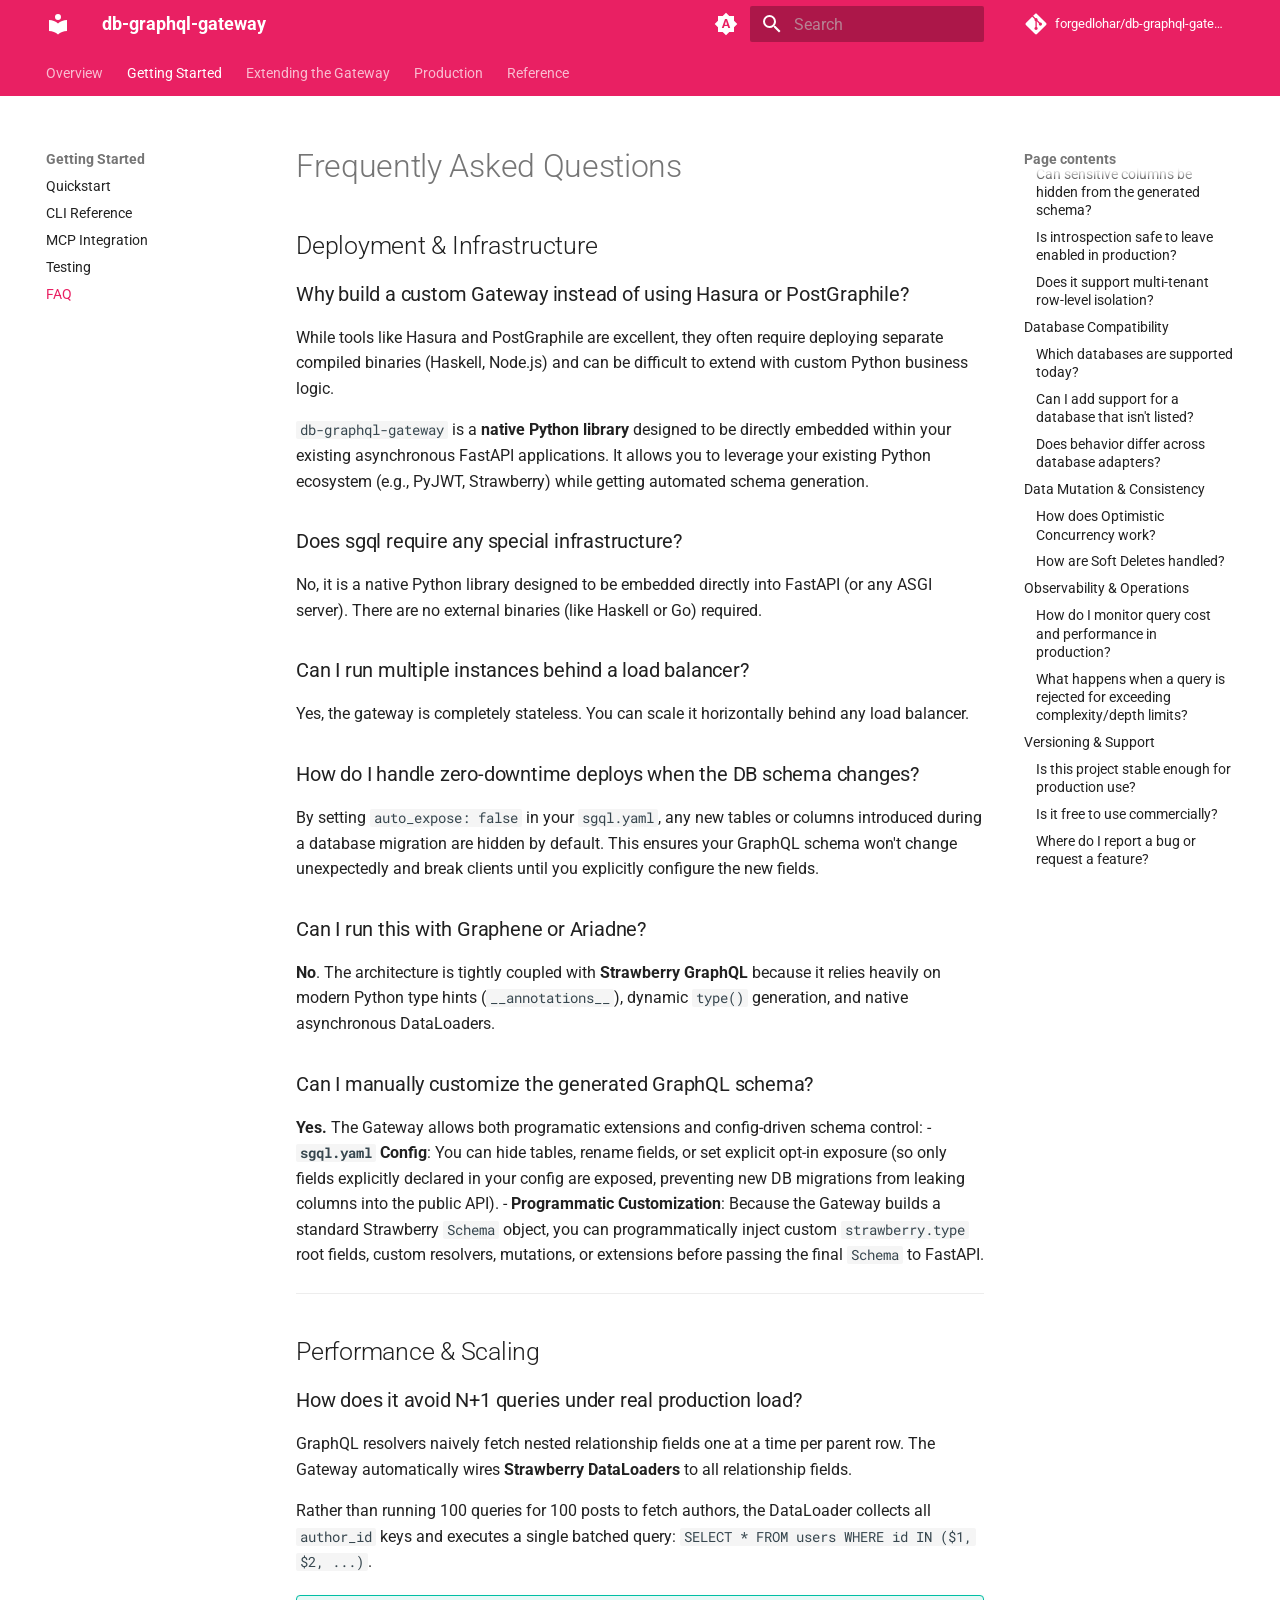
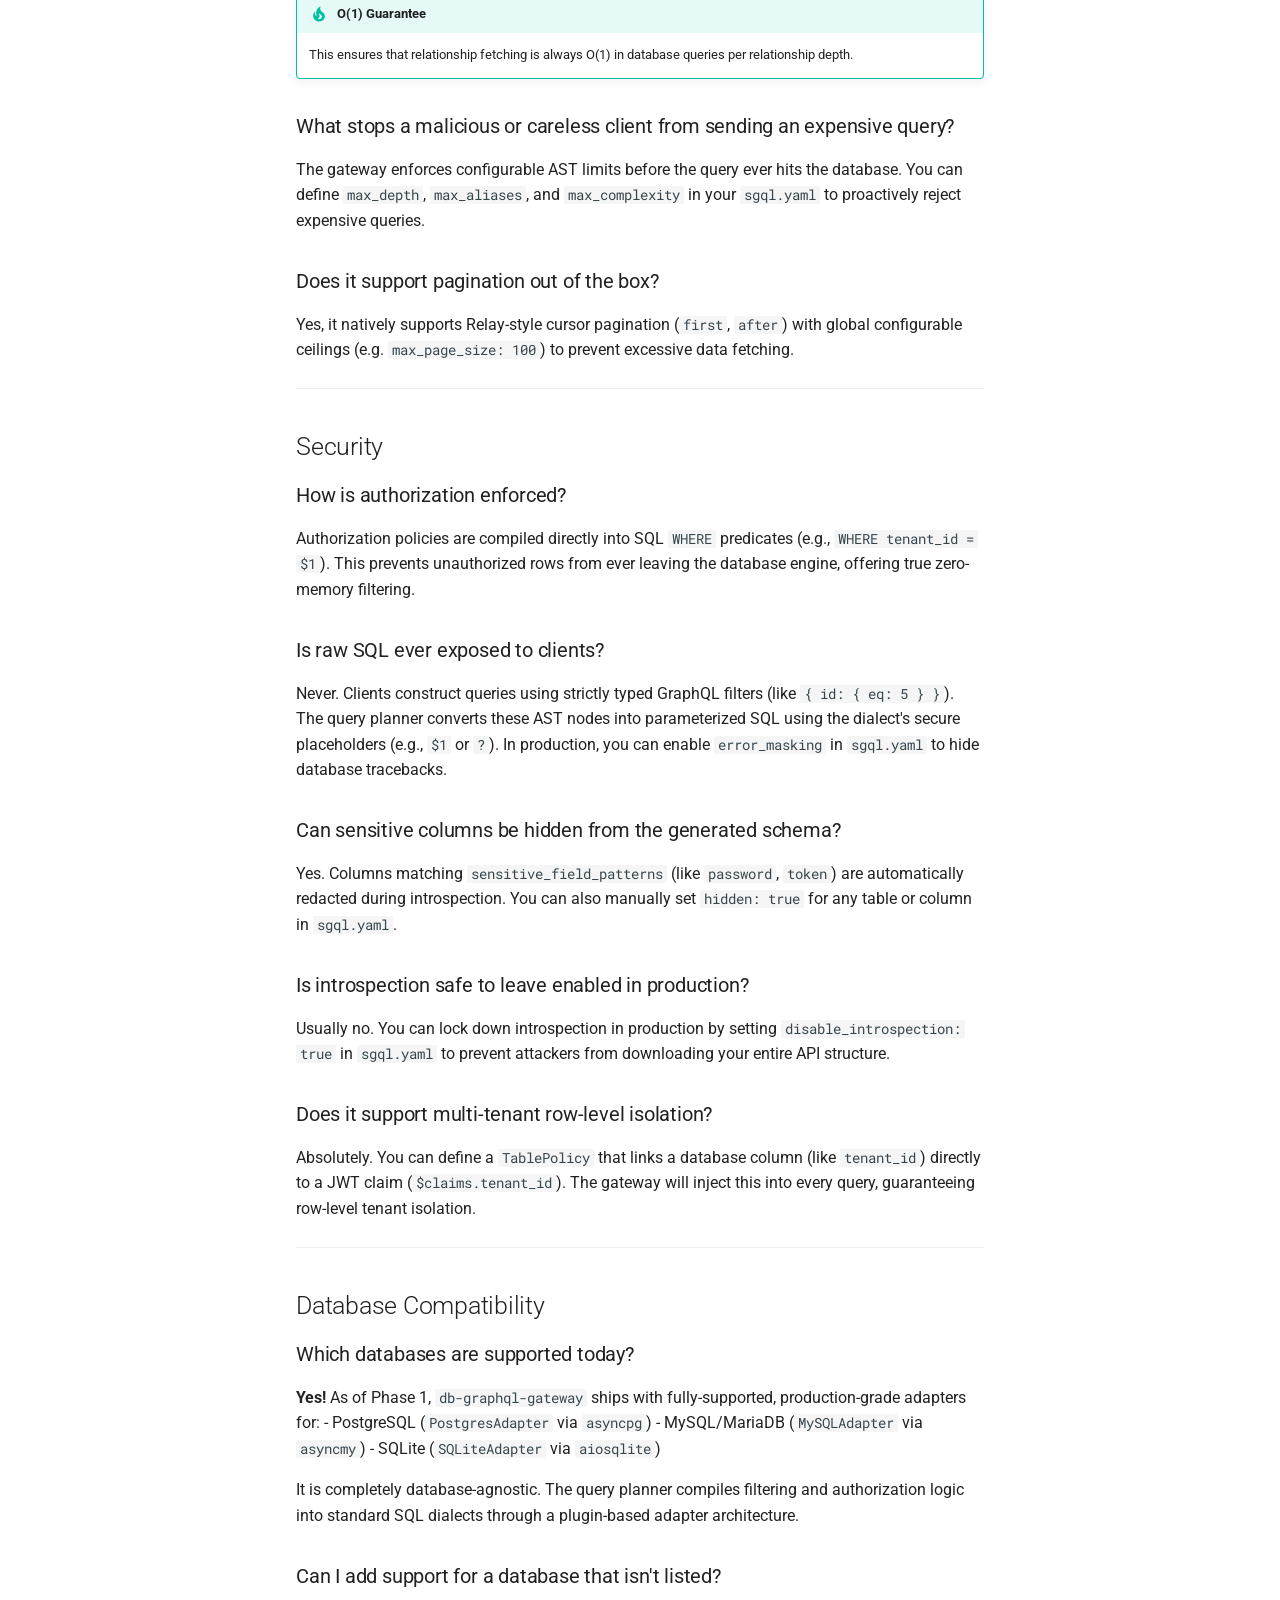
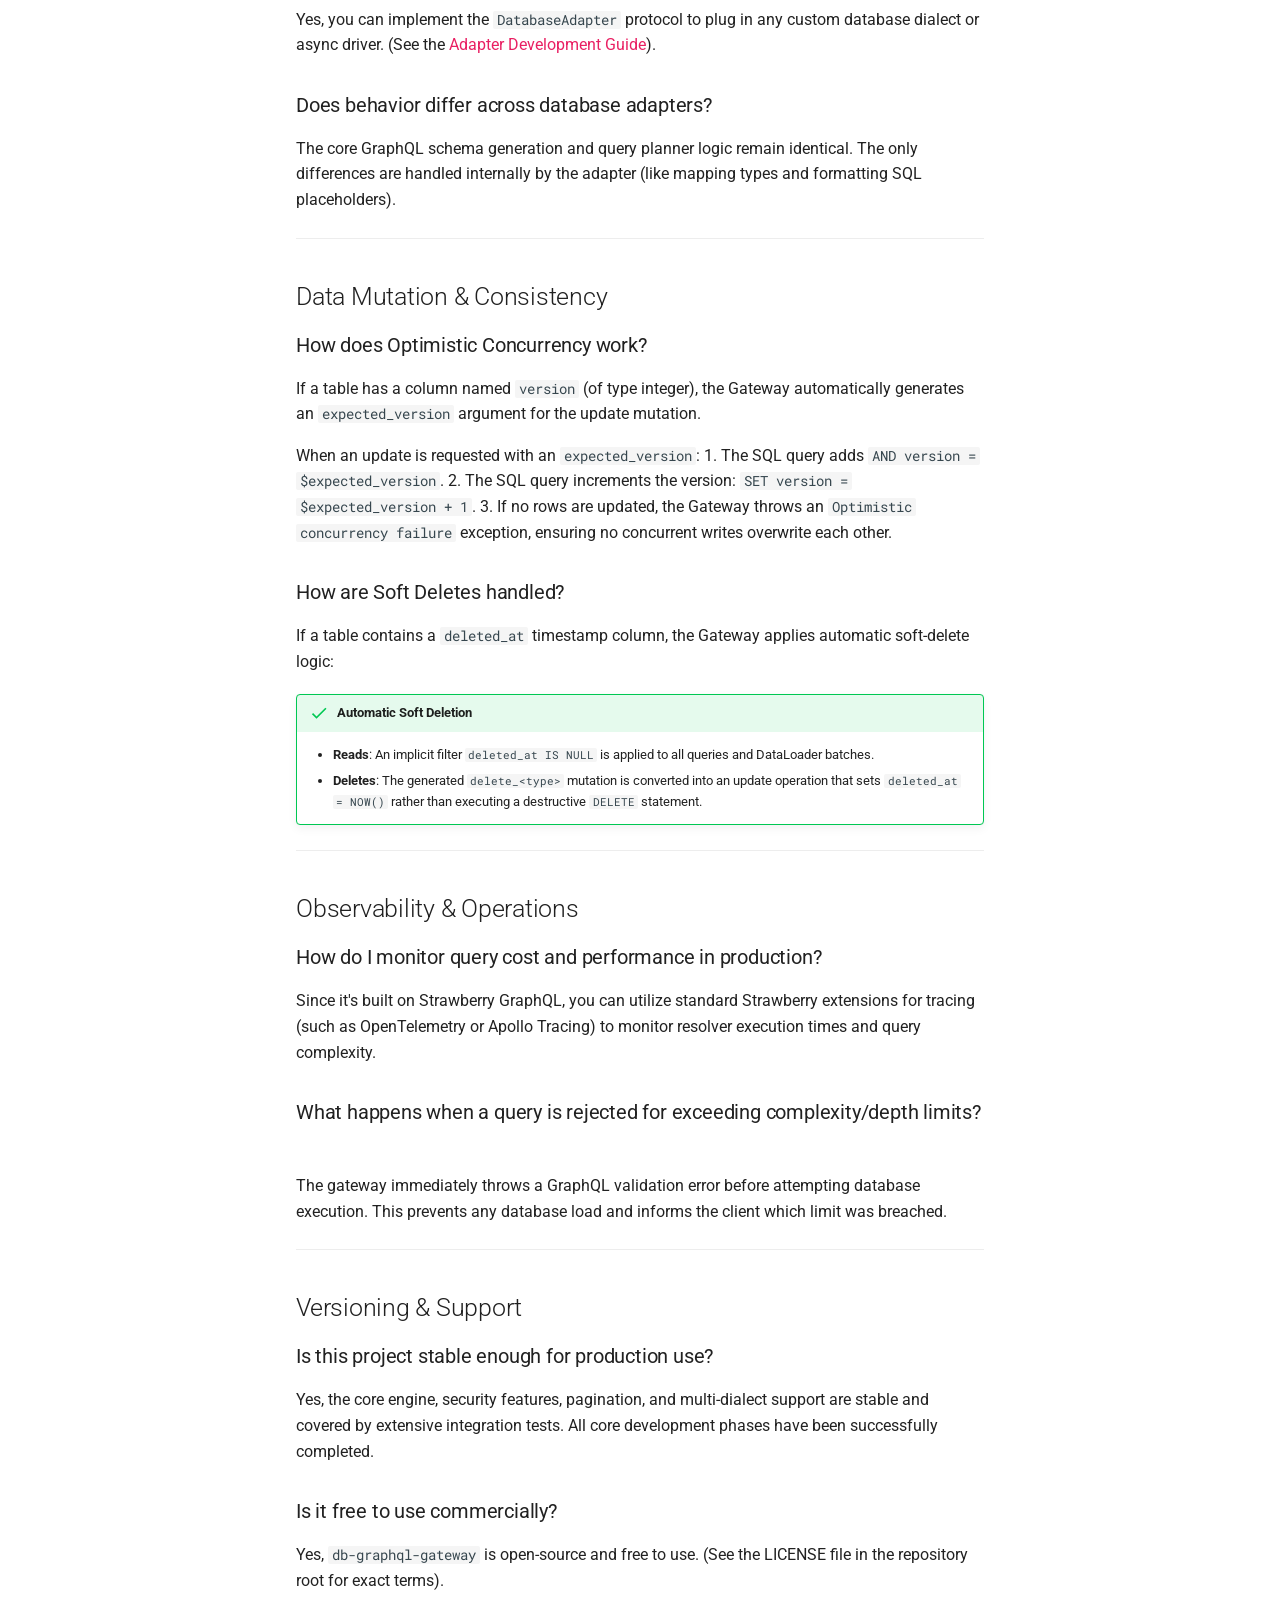
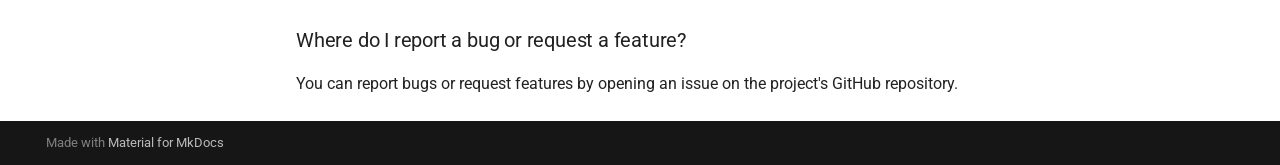
<file: FAQ/index.html>
<!doctype html>
<html lang="en" class="no-js">
  <head>
    
      <meta charset="utf-8">
      <meta name="viewport" content="width=device-width,initial-scale=1">
      
        <meta name="description" content="A database-agnostic GraphQL gateway that pushes authorization and filtering down to SQL.">
      
      
      
        <link rel="canonical" href="https://forgedlohar.github.io/db-graphql-gateway/FAQ/">
      
      
        <link rel="prev" href="../testing/">
      
      
        <link rel="next" href="../CONTRIBUTING_ADAPTER/">
      
      
        
      
      
      <link rel="icon" href="../assets/images/favicon.png">
      <meta name="generator" content="mkdocs-1.6.1, mkdocs-material-9.7.7">
    
    
      
        <title>FAQ - db-graphql-gateway</title>
      
    
    
      <link rel="stylesheet" href="../assets/stylesheets/main.ec1eaa64.min.css">
      
        
        <link rel="stylesheet" href="../assets/stylesheets/palette.ab4e12ef.min.css">
      
      


    
    
      
    
    
      
        
        
        <link rel="preconnect" href="https://fonts.gstatic.com" crossorigin>
        <link rel="stylesheet" href="https://fonts.googleapis.com/css?family=Roboto:300,300i,400,400i,700,700i%7CRoboto+Mono:400,400i,700,700i&display=fallback">
        <style>:root{--md-text-font:"Roboto";--md-code-font:"Roboto Mono"}</style>
      
    
    
    <script>__md_scope=new URL("..",location),__md_hash=e=>[...e].reduce(((e,_)=>(e<<5)-e+_.charCodeAt(0)),0),__md_get=(e,_=localStorage,t=__md_scope)=>JSON.parse(_.getItem(t.pathname+"."+e)),__md_set=(e,_,t=localStorage,a=__md_scope)=>{try{t.setItem(a.pathname+"."+e,JSON.stringify(_))}catch(e){}}</script>
    
      

    
    
  </head>
  
  
    
    
      
    
    
    
    
    <body dir="ltr" data-md-color-scheme="default" data-md-color-primary="pink" data-md-color-accent="pink">
  
    
    <input class="md-toggle" data-md-toggle="drawer" type="checkbox" id="__drawer" autocomplete="off">
    <input class="md-toggle" data-md-toggle="search" type="checkbox" id="__search" autocomplete="off">
    <label class="md-overlay" for="__drawer"></label>
    <div data-md-component="skip">
      
        
        <a href="#frequently-asked-questions" class="md-skip">
          Skip to content
        </a>
      
    </div>
    <div data-md-component="announce">
      
    </div>
    
    
      

<header class="md-header" data-md-component="header">
  <nav class="md-header__inner md-grid" aria-label="Header">
    <a href=".." title="db-graphql-gateway" class="md-header__button md-logo" aria-label="db-graphql-gateway" data-md-component="logo">
      
  
  <svg xmlns="http://www.w3.org/2000/svg" viewBox="0 0 24 24"><path d="M12 8a3 3 0 0 0 3-3 3 3 0 0 0-3-3 3 3 0 0 0-3 3 3 3 0 0 0 3 3m0 3.54C9.64 9.35 6.5 8 3 8v11c3.5 0 6.64 1.35 9 3.54 2.36-2.19 5.5-3.54 9-3.54V8c-3.5 0-6.64 1.35-9 3.54"/></svg>

    </a>
    <label class="md-header__button md-icon" for="__drawer">
      
      <svg xmlns="http://www.w3.org/2000/svg" viewBox="0 0 24 24"><path d="M3 6h18v2H3zm0 5h18v2H3zm0 5h18v2H3z"/></svg>
    </label>
    <div class="md-header__title" data-md-component="header-title">
      <div class="md-header__ellipsis">
        <div class="md-header__topic">
          <span class="md-ellipsis">
            db-graphql-gateway
          </span>
        </div>
        <div class="md-header__topic" data-md-component="header-topic">
          <span class="md-ellipsis">
            
              FAQ
            
          </span>
        </div>
      </div>
    </div>
    
      
        <form class="md-header__option" data-md-component="palette">
  
    
    
    
    <input class="md-option" data-md-color-media="(prefers-color-scheme)" data-md-color-scheme="default" data-md-color-primary="pink" data-md-color-accent="pink"  aria-label="Switch to light mode"  type="radio" name="__palette" id="__palette_0">
    
      <label class="md-header__button md-icon" title="Switch to light mode" for="__palette_1" hidden>
        <svg xmlns="http://www.w3.org/2000/svg" viewBox="0 0 24 24"><path d="m14.3 16-.7-2h-3.2l-.7 2H7.8L11 7h2l3.2 9zM20 8.69V4h-4.69L12 .69 8.69 4H4v4.69L.69 12 4 15.31V20h4.69L12 23.31 15.31 20H20v-4.69L23.31 12zm-9.15 3.96h2.3L12 9z"/></svg>
      </label>
    
  
    
    
    
    <input class="md-option" data-md-color-media="(prefers-color-scheme: light)" data-md-color-scheme="default" data-md-color-primary="pink" data-md-color-accent="pink"  aria-label="Switch to dark mode"  type="radio" name="__palette" id="__palette_1">
    
      <label class="md-header__button md-icon" title="Switch to dark mode" for="__palette_2" hidden>
        <svg xmlns="http://www.w3.org/2000/svg" viewBox="0 0 24 24"><path d="M12 8a4 4 0 0 0-4 4 4 4 0 0 0 4 4 4 4 0 0 0 4-4 4 4 0 0 0-4-4m0 10a6 6 0 0 1-6-6 6 6 0 0 1 6-6 6 6 0 0 1 6 6 6 6 0 0 1-6 6m8-9.31V4h-4.69L12 .69 8.69 4H4v4.69L.69 12 4 15.31V20h4.69L12 23.31 15.31 20H20v-4.69L23.31 12z"/></svg>
      </label>
    
  
    
    
    
    <input class="md-option" data-md-color-media="(prefers-color-scheme: dark)" data-md-color-scheme="slate" data-md-color-primary="pink" data-md-color-accent="pink"  aria-label="Switch to system preference"  type="radio" name="__palette" id="__palette_2">
    
      <label class="md-header__button md-icon" title="Switch to system preference" for="__palette_0" hidden>
        <svg xmlns="http://www.w3.org/2000/svg" viewBox="0 0 24 24"><path d="M12 18c-.89 0-1.74-.2-2.5-.55C11.56 16.5 13 14.42 13 12s-1.44-4.5-3.5-5.45C10.26 6.2 11.11 6 12 6a6 6 0 0 1 6 6 6 6 0 0 1-6 6m8-9.31V4h-4.69L12 .69 8.69 4H4v4.69L.69 12 4 15.31V20h4.69L12 23.31 15.31 20H20v-4.69L23.31 12z"/></svg>
      </label>
    
  
</form>
      
    
    
      <script>var palette=__md_get("__palette");if(palette&&palette.color){if("(prefers-color-scheme)"===palette.color.media){var media=matchMedia("(prefers-color-scheme: light)"),input=document.querySelector(media.matches?"[data-md-color-media='(prefers-color-scheme: light)']":"[data-md-color-media='(prefers-color-scheme: dark)']");palette.color.media=input.getAttribute("data-md-color-media"),palette.color.scheme=input.getAttribute("data-md-color-scheme"),palette.color.primary=input.getAttribute("data-md-color-primary"),palette.color.accent=input.getAttribute("data-md-color-accent")}for(var[key,value]of Object.entries(palette.color))document.body.setAttribute("data-md-color-"+key,value)}</script>
    
    
    
      
      
        <label class="md-header__button md-icon" for="__search">
          
          <svg xmlns="http://www.w3.org/2000/svg" viewBox="0 0 24 24"><path d="M9.5 3A6.5 6.5 0 0 1 16 9.5c0 1.61-.59 3.09-1.56 4.23l.27.27h.79l5 5-1.5 1.5-5-5v-.79l-.27-.27A6.52 6.52 0 0 1 9.5 16 6.5 6.5 0 0 1 3 9.5 6.5 6.5 0 0 1 9.5 3m0 2C7 5 5 7 5 9.5S7 14 9.5 14 14 12 14 9.5 12 5 9.5 5"/></svg>
        </label>
        <div class="md-search" data-md-component="search" role="dialog">
  <label class="md-search__overlay" for="__search"></label>
  <div class="md-search__inner" role="search">
    <form class="md-search__form" name="search">
      <input type="text" class="md-search__input" name="query" aria-label="Search" placeholder="Search" autocapitalize="off" autocorrect="off" autocomplete="off" spellcheck="false" data-md-component="search-query" required>
      <label class="md-search__icon md-icon" for="__search">
        
        <svg xmlns="http://www.w3.org/2000/svg" viewBox="0 0 24 24"><path d="M9.5 3A6.5 6.5 0 0 1 16 9.5c0 1.61-.59 3.09-1.56 4.23l.27.27h.79l5 5-1.5 1.5-5-5v-.79l-.27-.27A6.52 6.52 0 0 1 9.5 16 6.5 6.5 0 0 1 3 9.5 6.5 6.5 0 0 1 9.5 3m0 2C7 5 5 7 5 9.5S7 14 9.5 14 14 12 14 9.5 12 5 9.5 5"/></svg>
        
        <svg xmlns="http://www.w3.org/2000/svg" viewBox="0 0 24 24"><path d="M20 11v2H8l5.5 5.5-1.42 1.42L4.16 12l7.92-7.92L13.5 5.5 8 11z"/></svg>
      </label>
      <nav class="md-search__options" aria-label="Search">
        
        <button type="reset" class="md-search__icon md-icon" title="Clear" aria-label="Clear" tabindex="-1">
          
          <svg xmlns="http://www.w3.org/2000/svg" viewBox="0 0 24 24"><path d="M19 6.41 17.59 5 12 10.59 6.41 5 5 6.41 10.59 12 5 17.59 6.41 19 12 13.41 17.59 19 19 17.59 13.41 12z"/></svg>
        </button>
      </nav>
      
        <div class="md-search__suggest" data-md-component="search-suggest"></div>
      
    </form>
    <div class="md-search__output">
      <div class="md-search__scrollwrap" tabindex="0" data-md-scrollfix>
        <div class="md-search-result" data-md-component="search-result">
          <div class="md-search-result__meta">
            Initializing search
          </div>
          <ol class="md-search-result__list" role="presentation"></ol>
        </div>
      </div>
    </div>
  </div>
</div>
      
    
    
      <div class="md-header__source">
        <a href="https://github.com/forgedlohar/db-graphql-gateway" title="Go to repository" class="md-source" data-md-component="source">
  <div class="md-source__icon md-icon">
    
    <svg xmlns="http://www.w3.org/2000/svg" viewBox="0 0 448 512"><!--! Font Awesome Free 7.1.0 by @fontawesome - https://fontawesome.com License - https://fontawesome.com/license/free (Icons: CC BY 4.0, Fonts: SIL OFL 1.1, Code: MIT License) Copyright 2025 Fonticons, Inc.--><path d="M439.6 236.1 244 40.5c-5.4-5.5-12.8-8.5-20.4-8.5s-15 3-20.4 8.4L162.5 81l51.5 51.5c27.1-9.1 52.7 16.8 43.4 43.7l49.7 49.7c34.2-11.8 61.2 31 35.5 56.7-26.5 26.5-70.2-2.9-56-37.3L240.3 199v121.9c25.3 12.5 22.3 41.8 9.1 55-6.4 6.4-15.2 10.1-24.3 10.1s-17.8-3.6-24.3-10.1c-17.6-17.6-11.1-46.9 11.2-56v-123c-20.8-8.5-24.6-30.7-18.6-45L142.6 101 8.5 235.1C3 240.6 0 247.9 0 255.5s3 15 8.5 20.4l195.6 195.7c5.4 5.4 12.7 8.4 20.4 8.4s15-3 20.4-8.4l194.7-194.7c5.4-5.4 8.4-12.8 8.4-20.4s-3-15-8.4-20.4"/></svg>
  </div>
  <div class="md-source__repository">
    forgedlohar/db-graphql-gateway
  </div>
</a>
      </div>
    
  </nav>
  
</header>
    
    <div class="md-container" data-md-component="container">
      
      
        
          
            
<nav class="md-tabs" aria-label="Tabs" data-md-component="tabs">
  <div class="md-grid">
    <ul class="md-tabs__list">
      
        
  
  
  
  
    
    
      <li class="md-tabs__item">
        <a href=".." class="md-tabs__link">
          
  
  
  Overview

        </a>
      </li>
    
  

      
        
  
  
  
    
  
  
    
    
      <li class="md-tabs__item md-tabs__item--active">
        <a href="../quickstart/" class="md-tabs__link">
          
  
  
  Getting Started

        </a>
      </li>
    
  

      
        
  
  
  
  
    
    
      <li class="md-tabs__item">
        <a href="../CONTRIBUTING_ADAPTER/" class="md-tabs__link">
          
  
  
  Extending the Gateway

        </a>
      </li>
    
  

      
        
  
  
  
  
    
    
      <li class="md-tabs__item">
        <a href="../SECURITY/" class="md-tabs__link">
          
  
  
  Production

        </a>
      </li>
    
  

      
        
  
  
  
  
    
    
      <li class="md-tabs__item">
        <a href="../CHANGELOG/" class="md-tabs__link">
          
  
  
  Reference

        </a>
      </li>
    
  

      
    </ul>
  </div>
</nav>
          
        
      
      <main class="md-main" data-md-component="main">
        <div class="md-main__inner md-grid">
          
            
              
              <div class="md-sidebar md-sidebar--primary" data-md-component="sidebar" data-md-type="navigation" >
                <div class="md-sidebar__scrollwrap">
                  <div class="md-sidebar__inner">
                    


  


<nav class="md-nav md-nav--primary md-nav--lifted" aria-label="Navigation" data-md-level="0">
  <label class="md-nav__title" for="__drawer">
    <a href=".." title="db-graphql-gateway" class="md-nav__button md-logo" aria-label="db-graphql-gateway" data-md-component="logo">
      
  
  <svg xmlns="http://www.w3.org/2000/svg" viewBox="0 0 24 24"><path d="M12 8a3 3 0 0 0 3-3 3 3 0 0 0-3-3 3 3 0 0 0-3 3 3 3 0 0 0 3 3m0 3.54C9.64 9.35 6.5 8 3 8v11c3.5 0 6.64 1.35 9 3.54 2.36-2.19 5.5-3.54 9-3.54V8c-3.5 0-6.64 1.35-9 3.54"/></svg>

    </a>
    db-graphql-gateway
  </label>
  
    <div class="md-nav__source">
      <a href="https://github.com/forgedlohar/db-graphql-gateway" title="Go to repository" class="md-source" data-md-component="source">
  <div class="md-source__icon md-icon">
    
    <svg xmlns="http://www.w3.org/2000/svg" viewBox="0 0 448 512"><!--! Font Awesome Free 7.1.0 by @fontawesome - https://fontawesome.com License - https://fontawesome.com/license/free (Icons: CC BY 4.0, Fonts: SIL OFL 1.1, Code: MIT License) Copyright 2025 Fonticons, Inc.--><path d="M439.6 236.1 244 40.5c-5.4-5.5-12.8-8.5-20.4-8.5s-15 3-20.4 8.4L162.5 81l51.5 51.5c27.1-9.1 52.7 16.8 43.4 43.7l49.7 49.7c34.2-11.8 61.2 31 35.5 56.7-26.5 26.5-70.2-2.9-56-37.3L240.3 199v121.9c25.3 12.5 22.3 41.8 9.1 55-6.4 6.4-15.2 10.1-24.3 10.1s-17.8-3.6-24.3-10.1c-17.6-17.6-11.1-46.9 11.2-56v-123c-20.8-8.5-24.6-30.7-18.6-45L142.6 101 8.5 235.1C3 240.6 0 247.9 0 255.5s3 15 8.5 20.4l195.6 195.7c5.4 5.4 12.7 8.4 20.4 8.4s15-3 20.4-8.4l194.7-194.7c5.4-5.4 8.4-12.8 8.4-20.4s-3-15-8.4-20.4"/></svg>
  </div>
  <div class="md-source__repository">
    forgedlohar/db-graphql-gateway
  </div>
</a>
    </div>
  
  <ul class="md-nav__list" data-md-scrollfix>
    
      
      
  
  
  
  
    
    
    
    
      
      
        
      
    
    
    <li class="md-nav__item md-nav__item--nested">
      
        
        
        <input class="md-nav__toggle md-toggle " type="checkbox" id="__nav_1" >
        
          
          <label class="md-nav__link" for="__nav_1" id="__nav_1_label" tabindex="0">
            
  
  
  <span class="md-ellipsis">
    
  
    Overview
  

    
  </span>
  
  

            <span class="md-nav__icon md-icon"></span>
          </label>
        
        <nav class="md-nav" data-md-level="1" aria-labelledby="__nav_1_label" aria-expanded="false">
          <label class="md-nav__title" for="__nav_1">
            <span class="md-nav__icon md-icon"></span>
            
  
    Overview
  

          </label>
          <ul class="md-nav__list" data-md-scrollfix>
            
              
                
  
  
  
  
    <li class="md-nav__item">
      <a href=".." class="md-nav__link">
        
  
  
  <span class="md-ellipsis">
    
  
    Introduction
  

    
  </span>
  
  

      </a>
    </li>
  

              
            
              
                
  
  
  
  
    <li class="md-nav__item">
      <a href="../comparison/" class="md-nav__link">
        
  
  
  <span class="md-ellipsis">
    
  
    Comparison
  

    
  </span>
  
  

      </a>
    </li>
  

              
            
              
                
  
  
  
  
    <li class="md-nav__item">
      <a href="../ARCHITECTURE/" class="md-nav__link">
        
  
  
  <span class="md-ellipsis">
    
  
    Architecture
  

    
  </span>
  
  

      </a>
    </li>
  

              
            
          </ul>
        </nav>
      
    </li>
  

    
      
      
  
  
    
  
  
  
    
    
    
    
      
        
        
      
      
        
      
    
    
    <li class="md-nav__item md-nav__item--active md-nav__item--section md-nav__item--nested">
      
        
        
        <input class="md-nav__toggle md-toggle " type="checkbox" id="__nav_2" checked>
        
          
          <label class="md-nav__link" for="__nav_2" id="__nav_2_label" tabindex="">
            
  
  
  <span class="md-ellipsis">
    
  
    Getting Started
  

    
  </span>
  
  

            <span class="md-nav__icon md-icon"></span>
          </label>
        
        <nav class="md-nav" data-md-level="1" aria-labelledby="__nav_2_label" aria-expanded="true">
          <label class="md-nav__title" for="__nav_2">
            <span class="md-nav__icon md-icon"></span>
            
  
    Getting Started
  

          </label>
          <ul class="md-nav__list" data-md-scrollfix>
            
              
                
  
  
  
  
    <li class="md-nav__item">
      <a href="../quickstart/" class="md-nav__link">
        
  
  
  <span class="md-ellipsis">
    
  
    Quickstart
  

    
  </span>
  
  

      </a>
    </li>
  

              
            
              
                
  
  
  
  
    <li class="md-nav__item">
      <a href="../cli/" class="md-nav__link">
        
  
  
  <span class="md-ellipsis">
    
  
    CLI Reference
  

    
  </span>
  
  

      </a>
    </li>
  

              
            
              
                
  
  
  
  
    <li class="md-nav__item">
      <a href="../mcp/" class="md-nav__link">
        
  
  
  <span class="md-ellipsis">
    
  
    MCP Integration
  

    
  </span>
  
  

      </a>
    </li>
  

              
            
              
                
  
  
  
  
    <li class="md-nav__item">
      <a href="../testing/" class="md-nav__link">
        
  
  
  <span class="md-ellipsis">
    
  
    Testing
  

    
  </span>
  
  

      </a>
    </li>
  

              
            
              
                
  
  
    
  
  
  
    <li class="md-nav__item md-nav__item--active">
      
      <input class="md-nav__toggle md-toggle" type="checkbox" id="__toc">
      
      
        
      
      
        <label class="md-nav__link md-nav__link--active" for="__toc">
          
  
  
  <span class="md-ellipsis">
    
  
    FAQ
  

    
  </span>
  
  

          <span class="md-nav__icon md-icon"></span>
        </label>
      
      <a href="./" class="md-nav__link md-nav__link--active">
        
  
  
  <span class="md-ellipsis">
    
  
    FAQ
  

    
  </span>
  
  

      </a>
      
        

  

<nav class="md-nav md-nav--secondary" aria-label="Page contents">
  
  
  
    
  
  
    <label class="md-nav__title" for="__toc">
      <span class="md-nav__icon md-icon"></span>
      Page contents
    </label>
    <ul class="md-nav__list" data-md-component="toc" data-md-scrollfix>
      
        <li class="md-nav__item">
  <a href="#deployment-infrastructure" class="md-nav__link">
    <span class="md-ellipsis">
      
        Deployment &amp; Infrastructure
      
    </span>
  </a>
  
    <nav class="md-nav" aria-label="Deployment &amp; Infrastructure">
      <ul class="md-nav__list">
        
          <li class="md-nav__item">
  <a href="#why-build-a-custom-gateway-instead-of-using-hasura-or-postgraphile" class="md-nav__link">
    <span class="md-ellipsis">
      
        Why build a custom Gateway instead of using Hasura or PostGraphile?
      
    </span>
  </a>
  
</li>
        
          <li class="md-nav__item">
  <a href="#does-sgql-require-any-special-infrastructure" class="md-nav__link">
    <span class="md-ellipsis">
      
        Does sgql require any special infrastructure?
      
    </span>
  </a>
  
</li>
        
          <li class="md-nav__item">
  <a href="#can-i-run-multiple-instances-behind-a-load-balancer" class="md-nav__link">
    <span class="md-ellipsis">
      
        Can I run multiple instances behind a load balancer?
      
    </span>
  </a>
  
</li>
        
          <li class="md-nav__item">
  <a href="#how-do-i-handle-zero-downtime-deploys-when-the-db-schema-changes" class="md-nav__link">
    <span class="md-ellipsis">
      
        How do I handle zero-downtime deploys when the DB schema changes?
      
    </span>
  </a>
  
</li>
        
          <li class="md-nav__item">
  <a href="#can-i-run-this-with-graphene-or-ariadne" class="md-nav__link">
    <span class="md-ellipsis">
      
        Can I run this with Graphene or Ariadne?
      
    </span>
  </a>
  
</li>
        
          <li class="md-nav__item">
  <a href="#can-i-manually-customize-the-generated-graphql-schema" class="md-nav__link">
    <span class="md-ellipsis">
      
        Can I manually customize the generated GraphQL schema?
      
    </span>
  </a>
  
</li>
        
      </ul>
    </nav>
  
</li>
      
        <li class="md-nav__item">
  <a href="#performance-scaling" class="md-nav__link">
    <span class="md-ellipsis">
      
        Performance &amp; Scaling
      
    </span>
  </a>
  
    <nav class="md-nav" aria-label="Performance &amp; Scaling">
      <ul class="md-nav__list">
        
          <li class="md-nav__item">
  <a href="#how-does-it-avoid-n1-queries-under-real-production-load" class="md-nav__link">
    <span class="md-ellipsis">
      
        How does it avoid N+1 queries under real production load?
      
    </span>
  </a>
  
</li>
        
          <li class="md-nav__item">
  <a href="#what-stops-a-malicious-or-careless-client-from-sending-an-expensive-query" class="md-nav__link">
    <span class="md-ellipsis">
      
        What stops a malicious or careless client from sending an expensive query?
      
    </span>
  </a>
  
</li>
        
          <li class="md-nav__item">
  <a href="#does-it-support-pagination-out-of-the-box" class="md-nav__link">
    <span class="md-ellipsis">
      
        Does it support pagination out of the box?
      
    </span>
  </a>
  
</li>
        
      </ul>
    </nav>
  
</li>
      
        <li class="md-nav__item">
  <a href="#security" class="md-nav__link">
    <span class="md-ellipsis">
      
        Security
      
    </span>
  </a>
  
    <nav class="md-nav" aria-label="Security">
      <ul class="md-nav__list">
        
          <li class="md-nav__item">
  <a href="#how-is-authorization-enforced" class="md-nav__link">
    <span class="md-ellipsis">
      
        How is authorization enforced?
      
    </span>
  </a>
  
</li>
        
          <li class="md-nav__item">
  <a href="#is-raw-sql-ever-exposed-to-clients" class="md-nav__link">
    <span class="md-ellipsis">
      
        Is raw SQL ever exposed to clients?
      
    </span>
  </a>
  
</li>
        
          <li class="md-nav__item">
  <a href="#can-sensitive-columns-be-hidden-from-the-generated-schema" class="md-nav__link">
    <span class="md-ellipsis">
      
        Can sensitive columns be hidden from the generated schema?
      
    </span>
  </a>
  
</li>
        
          <li class="md-nav__item">
  <a href="#is-introspection-safe-to-leave-enabled-in-production" class="md-nav__link">
    <span class="md-ellipsis">
      
        Is introspection safe to leave enabled in production?
      
    </span>
  </a>
  
</li>
        
          <li class="md-nav__item">
  <a href="#does-it-support-multi-tenant-row-level-isolation" class="md-nav__link">
    <span class="md-ellipsis">
      
        Does it support multi-tenant row-level isolation?
      
    </span>
  </a>
  
</li>
        
      </ul>
    </nav>
  
</li>
      
        <li class="md-nav__item">
  <a href="#database-compatibility" class="md-nav__link">
    <span class="md-ellipsis">
      
        Database Compatibility
      
    </span>
  </a>
  
    <nav class="md-nav" aria-label="Database Compatibility">
      <ul class="md-nav__list">
        
          <li class="md-nav__item">
  <a href="#which-databases-are-supported-today" class="md-nav__link">
    <span class="md-ellipsis">
      
        Which databases are supported today?
      
    </span>
  </a>
  
</li>
        
          <li class="md-nav__item">
  <a href="#can-i-add-support-for-a-database-that-isnt-listed" class="md-nav__link">
    <span class="md-ellipsis">
      
        Can I add support for a database that isn't listed?
      
    </span>
  </a>
  
</li>
        
          <li class="md-nav__item">
  <a href="#does-behavior-differ-across-database-adapters" class="md-nav__link">
    <span class="md-ellipsis">
      
        Does behavior differ across database adapters?
      
    </span>
  </a>
  
</li>
        
      </ul>
    </nav>
  
</li>
      
        <li class="md-nav__item">
  <a href="#data-mutation-consistency" class="md-nav__link">
    <span class="md-ellipsis">
      
        Data Mutation &amp; Consistency
      
    </span>
  </a>
  
    <nav class="md-nav" aria-label="Data Mutation &amp; Consistency">
      <ul class="md-nav__list">
        
          <li class="md-nav__item">
  <a href="#how-does-optimistic-concurrency-work" class="md-nav__link">
    <span class="md-ellipsis">
      
        How does Optimistic Concurrency work?
      
    </span>
  </a>
  
</li>
        
          <li class="md-nav__item">
  <a href="#how-are-soft-deletes-handled" class="md-nav__link">
    <span class="md-ellipsis">
      
        How are Soft Deletes handled?
      
    </span>
  </a>
  
</li>
        
      </ul>
    </nav>
  
</li>
      
        <li class="md-nav__item">
  <a href="#observability-operations" class="md-nav__link">
    <span class="md-ellipsis">
      
        Observability &amp; Operations
      
    </span>
  </a>
  
    <nav class="md-nav" aria-label="Observability &amp; Operations">
      <ul class="md-nav__list">
        
          <li class="md-nav__item">
  <a href="#how-do-i-monitor-query-cost-and-performance-in-production" class="md-nav__link">
    <span class="md-ellipsis">
      
        How do I monitor query cost and performance in production?
      
    </span>
  </a>
  
</li>
        
          <li class="md-nav__item">
  <a href="#what-happens-when-a-query-is-rejected-for-exceeding-complexitydepth-limits" class="md-nav__link">
    <span class="md-ellipsis">
      
        What happens when a query is rejected for exceeding complexity/depth limits?
      
    </span>
  </a>
  
</li>
        
      </ul>
    </nav>
  
</li>
      
        <li class="md-nav__item">
  <a href="#versioning-support" class="md-nav__link">
    <span class="md-ellipsis">
      
        Versioning &amp; Support
      
    </span>
  </a>
  
    <nav class="md-nav" aria-label="Versioning &amp; Support">
      <ul class="md-nav__list">
        
          <li class="md-nav__item">
  <a href="#is-this-project-stable-enough-for-production-use" class="md-nav__link">
    <span class="md-ellipsis">
      
        Is this project stable enough for production use?
      
    </span>
  </a>
  
</li>
        
          <li class="md-nav__item">
  <a href="#is-it-free-to-use-commercially" class="md-nav__link">
    <span class="md-ellipsis">
      
        Is it free to use commercially?
      
    </span>
  </a>
  
</li>
        
          <li class="md-nav__item">
  <a href="#where-do-i-report-a-bug-or-request-a-feature" class="md-nav__link">
    <span class="md-ellipsis">
      
        Where do I report a bug or request a feature?
      
    </span>
  </a>
  
</li>
        
      </ul>
    </nav>
  
</li>
      
    </ul>
  
</nav>
      
    </li>
  

              
            
          </ul>
        </nav>
      
    </li>
  

    
      
      
  
  
  
  
    
    
    
    
      
      
        
      
    
    
    <li class="md-nav__item md-nav__item--nested">
      
        
        
        <input class="md-nav__toggle md-toggle " type="checkbox" id="__nav_3" >
        
          
          <label class="md-nav__link" for="__nav_3" id="__nav_3_label" tabindex="0">
            
  
  
  <span class="md-ellipsis">
    
  
    Extending the Gateway
  

    
  </span>
  
  

            <span class="md-nav__icon md-icon"></span>
          </label>
        
        <nav class="md-nav" data-md-level="1" aria-labelledby="__nav_3_label" aria-expanded="false">
          <label class="md-nav__title" for="__nav_3">
            <span class="md-nav__icon md-icon"></span>
            
  
    Extending the Gateway
  

          </label>
          <ul class="md-nav__list" data-md-scrollfix>
            
              
                
  
  
  
  
    <li class="md-nav__item">
      <a href="../CONTRIBUTING_ADAPTER/" class="md-nav__link">
        
  
  
  <span class="md-ellipsis">
    
  
    Adapter Development
  

    
  </span>
  
  

      </a>
    </li>
  

              
            
          </ul>
        </nav>
      
    </li>
  

    
      
      
  
  
  
  
    
    
    
    
      
      
        
      
    
    
    <li class="md-nav__item md-nav__item--nested">
      
        
        
        <input class="md-nav__toggle md-toggle " type="checkbox" id="__nav_4" >
        
          
          <label class="md-nav__link" for="__nav_4" id="__nav_4_label" tabindex="0">
            
  
  
  <span class="md-ellipsis">
    
  
    Production
  

    
  </span>
  
  

            <span class="md-nav__icon md-icon"></span>
          </label>
        
        <nav class="md-nav" data-md-level="1" aria-labelledby="__nav_4_label" aria-expanded="false">
          <label class="md-nav__title" for="__nav_4">
            <span class="md-nav__icon md-icon"></span>
            
  
    Production
  

          </label>
          <ul class="md-nav__list" data-md-scrollfix>
            
              
                
  
  
  
  
    <li class="md-nav__item">
      <a href="../SECURITY/" class="md-nav__link">
        
  
  
  <span class="md-ellipsis">
    
  
    Security
  

    
  </span>
  
  

      </a>
    </li>
  

              
            
              
                
  
  
  
  
    <li class="md-nav__item">
      <a href="../BENCHMARKS/" class="md-nav__link">
        
  
  
  <span class="md-ellipsis">
    
  
    Performance & Benchmarks
  

    
  </span>
  
  

      </a>
    </li>
  

              
            
          </ul>
        </nav>
      
    </li>
  

    
      
      
  
  
  
  
    
    
    
    
      
      
        
      
    
    
    <li class="md-nav__item md-nav__item--nested">
      
        
        
        <input class="md-nav__toggle md-toggle " type="checkbox" id="__nav_5" >
        
          
          <label class="md-nav__link" for="__nav_5" id="__nav_5_label" tabindex="0">
            
  
  
  <span class="md-ellipsis">
    
  
    Reference
  

    
  </span>
  
  

            <span class="md-nav__icon md-icon"></span>
          </label>
        
        <nav class="md-nav" data-md-level="1" aria-labelledby="__nav_5_label" aria-expanded="false">
          <label class="md-nav__title" for="__nav_5">
            <span class="md-nav__icon md-icon"></span>
            
  
    Reference
  

          </label>
          <ul class="md-nav__list" data-md-scrollfix>
            
              
                
  
  
  
  
    <li class="md-nav__item">
      <a href="../CHANGELOG/" class="md-nav__link">
        
  
  
  <span class="md-ellipsis">
    
  
    Changelog
  

    
  </span>
  
  

      </a>
    </li>
  

              
            
          </ul>
        </nav>
      
    </li>
  

    
  </ul>
</nav>
                  </div>
                </div>
              </div>
            
            
              
              <div class="md-sidebar md-sidebar--secondary" data-md-component="sidebar" data-md-type="toc" >
                <div class="md-sidebar__scrollwrap">
                  <div class="md-sidebar__inner">
                    

  

<nav class="md-nav md-nav--secondary" aria-label="Page contents">
  
  
  
    
  
  
    <label class="md-nav__title" for="__toc">
      <span class="md-nav__icon md-icon"></span>
      Page contents
    </label>
    <ul class="md-nav__list" data-md-component="toc" data-md-scrollfix>
      
        <li class="md-nav__item">
  <a href="#deployment-infrastructure" class="md-nav__link">
    <span class="md-ellipsis">
      
        Deployment &amp; Infrastructure
      
    </span>
  </a>
  
    <nav class="md-nav" aria-label="Deployment &amp; Infrastructure">
      <ul class="md-nav__list">
        
          <li class="md-nav__item">
  <a href="#why-build-a-custom-gateway-instead-of-using-hasura-or-postgraphile" class="md-nav__link">
    <span class="md-ellipsis">
      
        Why build a custom Gateway instead of using Hasura or PostGraphile?
      
    </span>
  </a>
  
</li>
        
          <li class="md-nav__item">
  <a href="#does-sgql-require-any-special-infrastructure" class="md-nav__link">
    <span class="md-ellipsis">
      
        Does sgql require any special infrastructure?
      
    </span>
  </a>
  
</li>
        
          <li class="md-nav__item">
  <a href="#can-i-run-multiple-instances-behind-a-load-balancer" class="md-nav__link">
    <span class="md-ellipsis">
      
        Can I run multiple instances behind a load balancer?
      
    </span>
  </a>
  
</li>
        
          <li class="md-nav__item">
  <a href="#how-do-i-handle-zero-downtime-deploys-when-the-db-schema-changes" class="md-nav__link">
    <span class="md-ellipsis">
      
        How do I handle zero-downtime deploys when the DB schema changes?
      
    </span>
  </a>
  
</li>
        
          <li class="md-nav__item">
  <a href="#can-i-run-this-with-graphene-or-ariadne" class="md-nav__link">
    <span class="md-ellipsis">
      
        Can I run this with Graphene or Ariadne?
      
    </span>
  </a>
  
</li>
        
          <li class="md-nav__item">
  <a href="#can-i-manually-customize-the-generated-graphql-schema" class="md-nav__link">
    <span class="md-ellipsis">
      
        Can I manually customize the generated GraphQL schema?
      
    </span>
  </a>
  
</li>
        
      </ul>
    </nav>
  
</li>
      
        <li class="md-nav__item">
  <a href="#performance-scaling" class="md-nav__link">
    <span class="md-ellipsis">
      
        Performance &amp; Scaling
      
    </span>
  </a>
  
    <nav class="md-nav" aria-label="Performance &amp; Scaling">
      <ul class="md-nav__list">
        
          <li class="md-nav__item">
  <a href="#how-does-it-avoid-n1-queries-under-real-production-load" class="md-nav__link">
    <span class="md-ellipsis">
      
        How does it avoid N+1 queries under real production load?
      
    </span>
  </a>
  
</li>
        
          <li class="md-nav__item">
  <a href="#what-stops-a-malicious-or-careless-client-from-sending-an-expensive-query" class="md-nav__link">
    <span class="md-ellipsis">
      
        What stops a malicious or careless client from sending an expensive query?
      
    </span>
  </a>
  
</li>
        
          <li class="md-nav__item">
  <a href="#does-it-support-pagination-out-of-the-box" class="md-nav__link">
    <span class="md-ellipsis">
      
        Does it support pagination out of the box?
      
    </span>
  </a>
  
</li>
        
      </ul>
    </nav>
  
</li>
      
        <li class="md-nav__item">
  <a href="#security" class="md-nav__link">
    <span class="md-ellipsis">
      
        Security
      
    </span>
  </a>
  
    <nav class="md-nav" aria-label="Security">
      <ul class="md-nav__list">
        
          <li class="md-nav__item">
  <a href="#how-is-authorization-enforced" class="md-nav__link">
    <span class="md-ellipsis">
      
        How is authorization enforced?
      
    </span>
  </a>
  
</li>
        
          <li class="md-nav__item">
  <a href="#is-raw-sql-ever-exposed-to-clients" class="md-nav__link">
    <span class="md-ellipsis">
      
        Is raw SQL ever exposed to clients?
      
    </span>
  </a>
  
</li>
        
          <li class="md-nav__item">
  <a href="#can-sensitive-columns-be-hidden-from-the-generated-schema" class="md-nav__link">
    <span class="md-ellipsis">
      
        Can sensitive columns be hidden from the generated schema?
      
    </span>
  </a>
  
</li>
        
          <li class="md-nav__item">
  <a href="#is-introspection-safe-to-leave-enabled-in-production" class="md-nav__link">
    <span class="md-ellipsis">
      
        Is introspection safe to leave enabled in production?
      
    </span>
  </a>
  
</li>
        
          <li class="md-nav__item">
  <a href="#does-it-support-multi-tenant-row-level-isolation" class="md-nav__link">
    <span class="md-ellipsis">
      
        Does it support multi-tenant row-level isolation?
      
    </span>
  </a>
  
</li>
        
      </ul>
    </nav>
  
</li>
      
        <li class="md-nav__item">
  <a href="#database-compatibility" class="md-nav__link">
    <span class="md-ellipsis">
      
        Database Compatibility
      
    </span>
  </a>
  
    <nav class="md-nav" aria-label="Database Compatibility">
      <ul class="md-nav__list">
        
          <li class="md-nav__item">
  <a href="#which-databases-are-supported-today" class="md-nav__link">
    <span class="md-ellipsis">
      
        Which databases are supported today?
      
    </span>
  </a>
  
</li>
        
          <li class="md-nav__item">
  <a href="#can-i-add-support-for-a-database-that-isnt-listed" class="md-nav__link">
    <span class="md-ellipsis">
      
        Can I add support for a database that isn't listed?
      
    </span>
  </a>
  
</li>
        
          <li class="md-nav__item">
  <a href="#does-behavior-differ-across-database-adapters" class="md-nav__link">
    <span class="md-ellipsis">
      
        Does behavior differ across database adapters?
      
    </span>
  </a>
  
</li>
        
      </ul>
    </nav>
  
</li>
      
        <li class="md-nav__item">
  <a href="#data-mutation-consistency" class="md-nav__link">
    <span class="md-ellipsis">
      
        Data Mutation &amp; Consistency
      
    </span>
  </a>
  
    <nav class="md-nav" aria-label="Data Mutation &amp; Consistency">
      <ul class="md-nav__list">
        
          <li class="md-nav__item">
  <a href="#how-does-optimistic-concurrency-work" class="md-nav__link">
    <span class="md-ellipsis">
      
        How does Optimistic Concurrency work?
      
    </span>
  </a>
  
</li>
        
          <li class="md-nav__item">
  <a href="#how-are-soft-deletes-handled" class="md-nav__link">
    <span class="md-ellipsis">
      
        How are Soft Deletes handled?
      
    </span>
  </a>
  
</li>
        
      </ul>
    </nav>
  
</li>
      
        <li class="md-nav__item">
  <a href="#observability-operations" class="md-nav__link">
    <span class="md-ellipsis">
      
        Observability &amp; Operations
      
    </span>
  </a>
  
    <nav class="md-nav" aria-label="Observability &amp; Operations">
      <ul class="md-nav__list">
        
          <li class="md-nav__item">
  <a href="#how-do-i-monitor-query-cost-and-performance-in-production" class="md-nav__link">
    <span class="md-ellipsis">
      
        How do I monitor query cost and performance in production?
      
    </span>
  </a>
  
</li>
        
          <li class="md-nav__item">
  <a href="#what-happens-when-a-query-is-rejected-for-exceeding-complexitydepth-limits" class="md-nav__link">
    <span class="md-ellipsis">
      
        What happens when a query is rejected for exceeding complexity/depth limits?
      
    </span>
  </a>
  
</li>
        
      </ul>
    </nav>
  
</li>
      
        <li class="md-nav__item">
  <a href="#versioning-support" class="md-nav__link">
    <span class="md-ellipsis">
      
        Versioning &amp; Support
      
    </span>
  </a>
  
    <nav class="md-nav" aria-label="Versioning &amp; Support">
      <ul class="md-nav__list">
        
          <li class="md-nav__item">
  <a href="#is-this-project-stable-enough-for-production-use" class="md-nav__link">
    <span class="md-ellipsis">
      
        Is this project stable enough for production use?
      
    </span>
  </a>
  
</li>
        
          <li class="md-nav__item">
  <a href="#is-it-free-to-use-commercially" class="md-nav__link">
    <span class="md-ellipsis">
      
        Is it free to use commercially?
      
    </span>
  </a>
  
</li>
        
          <li class="md-nav__item">
  <a href="#where-do-i-report-a-bug-or-request-a-feature" class="md-nav__link">
    <span class="md-ellipsis">
      
        Where do I report a bug or request a feature?
      
    </span>
  </a>
  
</li>
        
      </ul>
    </nav>
  
</li>
      
    </ul>
  
</nav>
                  </div>
                </div>
              </div>
            
          
          
            <div class="md-content" data-md-component="content">
              
                




              
              <article class="md-content__inner md-typeset">
                
                  


  
  


<h1 id="frequently-asked-questions">Frequently Asked Questions<a class="headerlink" href="#frequently-asked-questions" title="Permanent link">&para;</a></h1>
<h2 id="deployment-infrastructure">Deployment &amp; Infrastructure<a class="headerlink" href="#deployment-infrastructure" title="Permanent link">&para;</a></h2>
<h3 id="why-build-a-custom-gateway-instead-of-using-hasura-or-postgraphile">Why build a custom Gateway instead of using Hasura or PostGraphile?<a class="headerlink" href="#why-build-a-custom-gateway-instead-of-using-hasura-or-postgraphile" title="Permanent link">&para;</a></h3>
<p>While tools like Hasura and PostGraphile are excellent, they often require deploying separate compiled binaries (Haskell, Node.js) and can be difficult to extend with custom Python business logic. </p>
<p><code>db-graphql-gateway</code> is a <strong>native Python library</strong> designed to be directly embedded within your existing asynchronous FastAPI applications. It allows you to leverage your existing Python ecosystem (e.g., PyJWT, Strawberry) while getting automated schema generation.</p>
<h3 id="does-sgql-require-any-special-infrastructure">Does sgql require any special infrastructure?<a class="headerlink" href="#does-sgql-require-any-special-infrastructure" title="Permanent link">&para;</a></h3>
<p>No, it is a native Python library designed to be embedded directly into FastAPI (or any ASGI server). There are no external binaries (like Haskell or Go) required.</p>
<h3 id="can-i-run-multiple-instances-behind-a-load-balancer">Can I run multiple instances behind a load balancer?<a class="headerlink" href="#can-i-run-multiple-instances-behind-a-load-balancer" title="Permanent link">&para;</a></h3>
<p>Yes, the gateway is completely stateless. You can scale it horizontally behind any load balancer.</p>
<h3 id="how-do-i-handle-zero-downtime-deploys-when-the-db-schema-changes">How do I handle zero-downtime deploys when the DB schema changes?<a class="headerlink" href="#how-do-i-handle-zero-downtime-deploys-when-the-db-schema-changes" title="Permanent link">&para;</a></h3>
<p>By setting <code>auto_expose: false</code> in your <code>sgql.yaml</code>, any new tables or columns introduced during a database migration are hidden by default. This ensures your GraphQL schema won't change unexpectedly and break clients until you explicitly configure the new fields.</p>
<h3 id="can-i-run-this-with-graphene-or-ariadne">Can I run this with Graphene or Ariadne?<a class="headerlink" href="#can-i-run-this-with-graphene-or-ariadne" title="Permanent link">&para;</a></h3>
<p><strong>No</strong>. The architecture is tightly coupled with <strong>Strawberry GraphQL</strong> because it relies heavily on modern Python type hints (<code>__annotations__</code>), dynamic <code>type()</code> generation, and native asynchronous DataLoaders.</p>
<h3 id="can-i-manually-customize-the-generated-graphql-schema">Can I manually customize the generated GraphQL schema?<a class="headerlink" href="#can-i-manually-customize-the-generated-graphql-schema" title="Permanent link">&para;</a></h3>
<p><strong>Yes.</strong> The Gateway allows both programatic extensions and config-driven schema control:
- <strong><code>sgql.yaml</code> Config</strong>: You can hide tables, rename fields, or set explicit opt-in exposure (so only fields explicitly declared in your config are exposed, preventing new DB migrations from leaking columns into the public API).
- <strong>Programmatic Customization</strong>: Because the Gateway builds a standard Strawberry <code>Schema</code> object, you can programmatically inject custom <code>strawberry.type</code> root fields, custom resolvers, mutations, or extensions before passing the final <code>Schema</code> to FastAPI.</p>
<hr />
<h2 id="performance-scaling">Performance &amp; Scaling<a class="headerlink" href="#performance-scaling" title="Permanent link">&para;</a></h2>
<h3 id="how-does-it-avoid-n1-queries-under-real-production-load">How does it avoid N+1 queries under real production load?<a class="headerlink" href="#how-does-it-avoid-n1-queries-under-real-production-load" title="Permanent link">&para;</a></h3>
<p>GraphQL resolvers naively fetch nested relationship fields one at a time per parent row. The Gateway automatically wires <strong>Strawberry DataLoaders</strong> to all relationship fields. </p>
<p>Rather than running 100 queries for 100 posts to fetch authors, the DataLoader collects all <code>author_id</code> keys and executes a single batched query: <code>SELECT * FROM users WHERE id IN ($1, $2, ...)</code>. </p>
<div class="admonition tip">
<p class="admonition-title">O(1) Guarantee</p>
<p>This ensures that relationship fetching is always O(1) in database queries per relationship depth.</p>
</div>
<h3 id="what-stops-a-malicious-or-careless-client-from-sending-an-expensive-query">What stops a malicious or careless client from sending an expensive query?<a class="headerlink" href="#what-stops-a-malicious-or-careless-client-from-sending-an-expensive-query" title="Permanent link">&para;</a></h3>
<p>The gateway enforces configurable AST limits before the query ever hits the database. You can define <code>max_depth</code>, <code>max_aliases</code>, and <code>max_complexity</code> in your <code>sgql.yaml</code> to proactively reject expensive queries.</p>
<h3 id="does-it-support-pagination-out-of-the-box">Does it support pagination out of the box?<a class="headerlink" href="#does-it-support-pagination-out-of-the-box" title="Permanent link">&para;</a></h3>
<p>Yes, it natively supports Relay-style cursor pagination (<code>first</code>, <code>after</code>) with global configurable ceilings (e.g. <code>max_page_size: 100</code>) to prevent excessive data fetching.</p>
<hr />
<h2 id="security">Security<a class="headerlink" href="#security" title="Permanent link">&para;</a></h2>
<h3 id="how-is-authorization-enforced">How is authorization enforced?<a class="headerlink" href="#how-is-authorization-enforced" title="Permanent link">&para;</a></h3>
<p>Authorization policies are compiled directly into SQL <code>WHERE</code> predicates (e.g., <code>WHERE tenant_id = $1</code>). This prevents unauthorized rows from ever leaving the database engine, offering true zero-memory filtering.</p>
<h3 id="is-raw-sql-ever-exposed-to-clients">Is raw SQL ever exposed to clients?<a class="headerlink" href="#is-raw-sql-ever-exposed-to-clients" title="Permanent link">&para;</a></h3>
<p>Never. Clients construct queries using strictly typed GraphQL filters (like <code>{ id: { eq: 5 } }</code>). The query planner converts these AST nodes into parameterized SQL using the dialect's secure placeholders (e.g., <code>$1</code> or <code>?</code>). In production, you can enable <code>error_masking</code> in <code>sgql.yaml</code> to hide database tracebacks.</p>
<h3 id="can-sensitive-columns-be-hidden-from-the-generated-schema">Can sensitive columns be hidden from the generated schema?<a class="headerlink" href="#can-sensitive-columns-be-hidden-from-the-generated-schema" title="Permanent link">&para;</a></h3>
<p>Yes. Columns matching <code>sensitive_field_patterns</code> (like <code>password</code>, <code>token</code>) are automatically redacted during introspection. You can also manually set <code>hidden: true</code> for any table or column in <code>sgql.yaml</code>.</p>
<h3 id="is-introspection-safe-to-leave-enabled-in-production">Is introspection safe to leave enabled in production?<a class="headerlink" href="#is-introspection-safe-to-leave-enabled-in-production" title="Permanent link">&para;</a></h3>
<p>Usually no. You can lock down introspection in production by setting <code>disable_introspection: true</code> in <code>sgql.yaml</code> to prevent attackers from downloading your entire API structure.</p>
<h3 id="does-it-support-multi-tenant-row-level-isolation">Does it support multi-tenant row-level isolation?<a class="headerlink" href="#does-it-support-multi-tenant-row-level-isolation" title="Permanent link">&para;</a></h3>
<p>Absolutely. You can define a <code>TablePolicy</code> that links a database column (like <code>tenant_id</code>) directly to a JWT claim (<code>$claims.tenant_id</code>). The gateway will inject this into every query, guaranteeing row-level tenant isolation.</p>
<hr />
<h2 id="database-compatibility">Database Compatibility<a class="headerlink" href="#database-compatibility" title="Permanent link">&para;</a></h2>
<h3 id="which-databases-are-supported-today">Which databases are supported today?<a class="headerlink" href="#which-databases-are-supported-today" title="Permanent link">&para;</a></h3>
<p><strong>Yes!</strong> As of Phase 1, <code>db-graphql-gateway</code> ships with fully-supported, production-grade adapters for:
- PostgreSQL (<code>PostgresAdapter</code> via <code>asyncpg</code>)
- MySQL/MariaDB (<code>MySQLAdapter</code> via <code>asyncmy</code>)
- SQLite (<code>SQLiteAdapter</code> via <code>aiosqlite</code>)</p>
<p>It is completely database-agnostic. The query planner compiles filtering and authorization logic into standard SQL dialects through a plugin-based adapter architecture. </p>
<h3 id="can-i-add-support-for-a-database-that-isnt-listed">Can I add support for a database that isn't listed?<a class="headerlink" href="#can-i-add-support-for-a-database-that-isnt-listed" title="Permanent link">&para;</a></h3>
<p>Yes, you can implement the <code>DatabaseAdapter</code> protocol to plug in any custom database dialect or async driver. (See the <a href="../CONTRIBUTING_ADAPTER/">Adapter Development Guide</a>).</p>
<h3 id="does-behavior-differ-across-database-adapters">Does behavior differ across database adapters?<a class="headerlink" href="#does-behavior-differ-across-database-adapters" title="Permanent link">&para;</a></h3>
<p>The core GraphQL schema generation and query planner logic remain identical. The only differences are handled internally by the adapter (like mapping types and formatting SQL placeholders).</p>
<hr />
<h2 id="data-mutation-consistency">Data Mutation &amp; Consistency<a class="headerlink" href="#data-mutation-consistency" title="Permanent link">&para;</a></h2>
<h3 id="how-does-optimistic-concurrency-work">How does Optimistic Concurrency work?<a class="headerlink" href="#how-does-optimistic-concurrency-work" title="Permanent link">&para;</a></h3>
<p>If a table has a column named <code>version</code> (of type integer), the Gateway automatically generates an <code>expected_version</code> argument for the update mutation.</p>
<p>When an update is requested with an <code>expected_version</code>:
1. The SQL query adds <code>AND version = $expected_version</code>.
2. The SQL query increments the version: <code>SET version = $expected_version + 1</code>.
3. If no rows are updated, the Gateway throws an <code>Optimistic concurrency failure</code> exception, ensuring no concurrent writes overwrite each other.</p>
<h3 id="how-are-soft-deletes-handled">How are Soft Deletes handled?<a class="headerlink" href="#how-are-soft-deletes-handled" title="Permanent link">&para;</a></h3>
<p>If a table contains a <code>deleted_at</code> timestamp column, the Gateway applies automatic soft-delete logic:</p>
<div class="admonition success">
<p class="admonition-title">Automatic Soft Deletion</p>
<ul>
<li><strong>Reads</strong>: An implicit filter <code>deleted_at IS NULL</code> is applied to all queries and DataLoader batches.</li>
<li><strong>Deletes</strong>: The generated <code>delete_&lt;type&gt;</code> mutation is converted into an update operation that sets <code>deleted_at = NOW()</code> rather than executing a destructive <code>DELETE</code> statement.</li>
</ul>
</div>
<hr />
<h2 id="observability-operations">Observability &amp; Operations<a class="headerlink" href="#observability-operations" title="Permanent link">&para;</a></h2>
<h3 id="how-do-i-monitor-query-cost-and-performance-in-production">How do I monitor query cost and performance in production?<a class="headerlink" href="#how-do-i-monitor-query-cost-and-performance-in-production" title="Permanent link">&para;</a></h3>
<p>Since it's built on Strawberry GraphQL, you can utilize standard Strawberry extensions for tracing (such as OpenTelemetry or Apollo Tracing) to monitor resolver execution times and query complexity.</p>
<h3 id="what-happens-when-a-query-is-rejected-for-exceeding-complexitydepth-limits">What happens when a query is rejected for exceeding complexity/depth limits?<a class="headerlink" href="#what-happens-when-a-query-is-rejected-for-exceeding-complexitydepth-limits" title="Permanent link">&para;</a></h3>
<p>The gateway immediately throws a GraphQL validation error before attempting database execution. This prevents any database load and informs the client which limit was breached.</p>
<hr />
<h2 id="versioning-support">Versioning &amp; Support<a class="headerlink" href="#versioning-support" title="Permanent link">&para;</a></h2>
<h3 id="is-this-project-stable-enough-for-production-use">Is this project stable enough for production use?<a class="headerlink" href="#is-this-project-stable-enough-for-production-use" title="Permanent link">&para;</a></h3>
<p>Yes, the core engine, security features, pagination, and multi-dialect support are stable and covered by extensive integration tests. All core development phases have been successfully completed.</p>
<h3 id="is-it-free-to-use-commercially">Is it free to use commercially?<a class="headerlink" href="#is-it-free-to-use-commercially" title="Permanent link">&para;</a></h3>
<p>Yes, <code>db-graphql-gateway</code> is open-source and free to use. (See the LICENSE file in the repository root for exact terms).</p>
<h3 id="where-do-i-report-a-bug-or-request-a-feature">Where do I report a bug or request a feature?<a class="headerlink" href="#where-do-i-report-a-bug-or-request-a-feature" title="Permanent link">&para;</a></h3>
<p>You can report bugs or request features by opening an issue on the project's GitHub repository.</p>












                
              </article>
            </div>
          
          
  <script>var tabs=__md_get("__tabs");if(Array.isArray(tabs))e:for(var set of document.querySelectorAll(".tabbed-set")){var labels=set.querySelector(".tabbed-labels");for(var tab of tabs)for(var label of labels.getElementsByTagName("label"))if(label.innerText.trim()===tab){var input=document.getElementById(label.htmlFor);input.checked=!0;continue e}}</script>

<script>var target=document.getElementById(location.hash.slice(1));target&&target.name&&(target.checked=target.name.startsWith("__tabbed_"))</script>
        </div>
        
          <button type="button" class="md-top md-icon" data-md-component="top" hidden>
  
  <svg xmlns="http://www.w3.org/2000/svg" viewBox="0 0 24 24"><path d="M13 20h-2V8l-5.5 5.5-1.42-1.42L12 4.16l7.92 7.92-1.42 1.42L13 8z"/></svg>
  Back to top
</button>
        
      </main>
      
        <footer class="md-footer">
  
  <div class="md-footer-meta md-typeset">
    <div class="md-footer-meta__inner md-grid">
      <div class="md-copyright">
  
  
    Made with
    <a href="https://squidfunk.github.io/mkdocs-material/" target="_blank" rel="noopener">
      Material for MkDocs
    </a>
  
</div>
      
    </div>
  </div>
</footer>
      
    </div>
    <div class="md-dialog" data-md-component="dialog">
      <div class="md-dialog__inner md-typeset"></div>
    </div>
    
      <div class="md-progress" data-md-component="progress" role="progressbar"></div>
    
    
    
      
      
      <script id="__config" type="application/json">{"annotate": null, "base": "..", "features": ["content.tabs.link", "content.code.annotate", "content.code.copy", "announce.dismiss", "navigation.tabs", "navigation.instant", "navigation.instant.prefetch", "navigation.instant.preview", "navigation.instant.progress", "navigation.path", "navigation.sections", "navigation.top", "navigation.tracking", "search.suggest", "toc.follow"], "search": "../assets/javascripts/workers/search.2c215733.min.js", "tags": null, "translations": {"clipboard.copied": "Copied to clipboard", "clipboard.copy": "Copy to clipboard", "search.result.more.one": "1 more on this page", "search.result.more.other": "# more on this page", "search.result.none": "No matching documents", "search.result.one": "1 matching document", "search.result.other": "# matching documents", "search.result.placeholder": "Type to start searching", "search.result.term.missing": "Missing", "select.version": "Select version"}, "version": null}</script>
    
    
      <script src="../assets/javascripts/bundle.d7400e89.min.js"></script>
      
    
  </body>
</html>
</file>
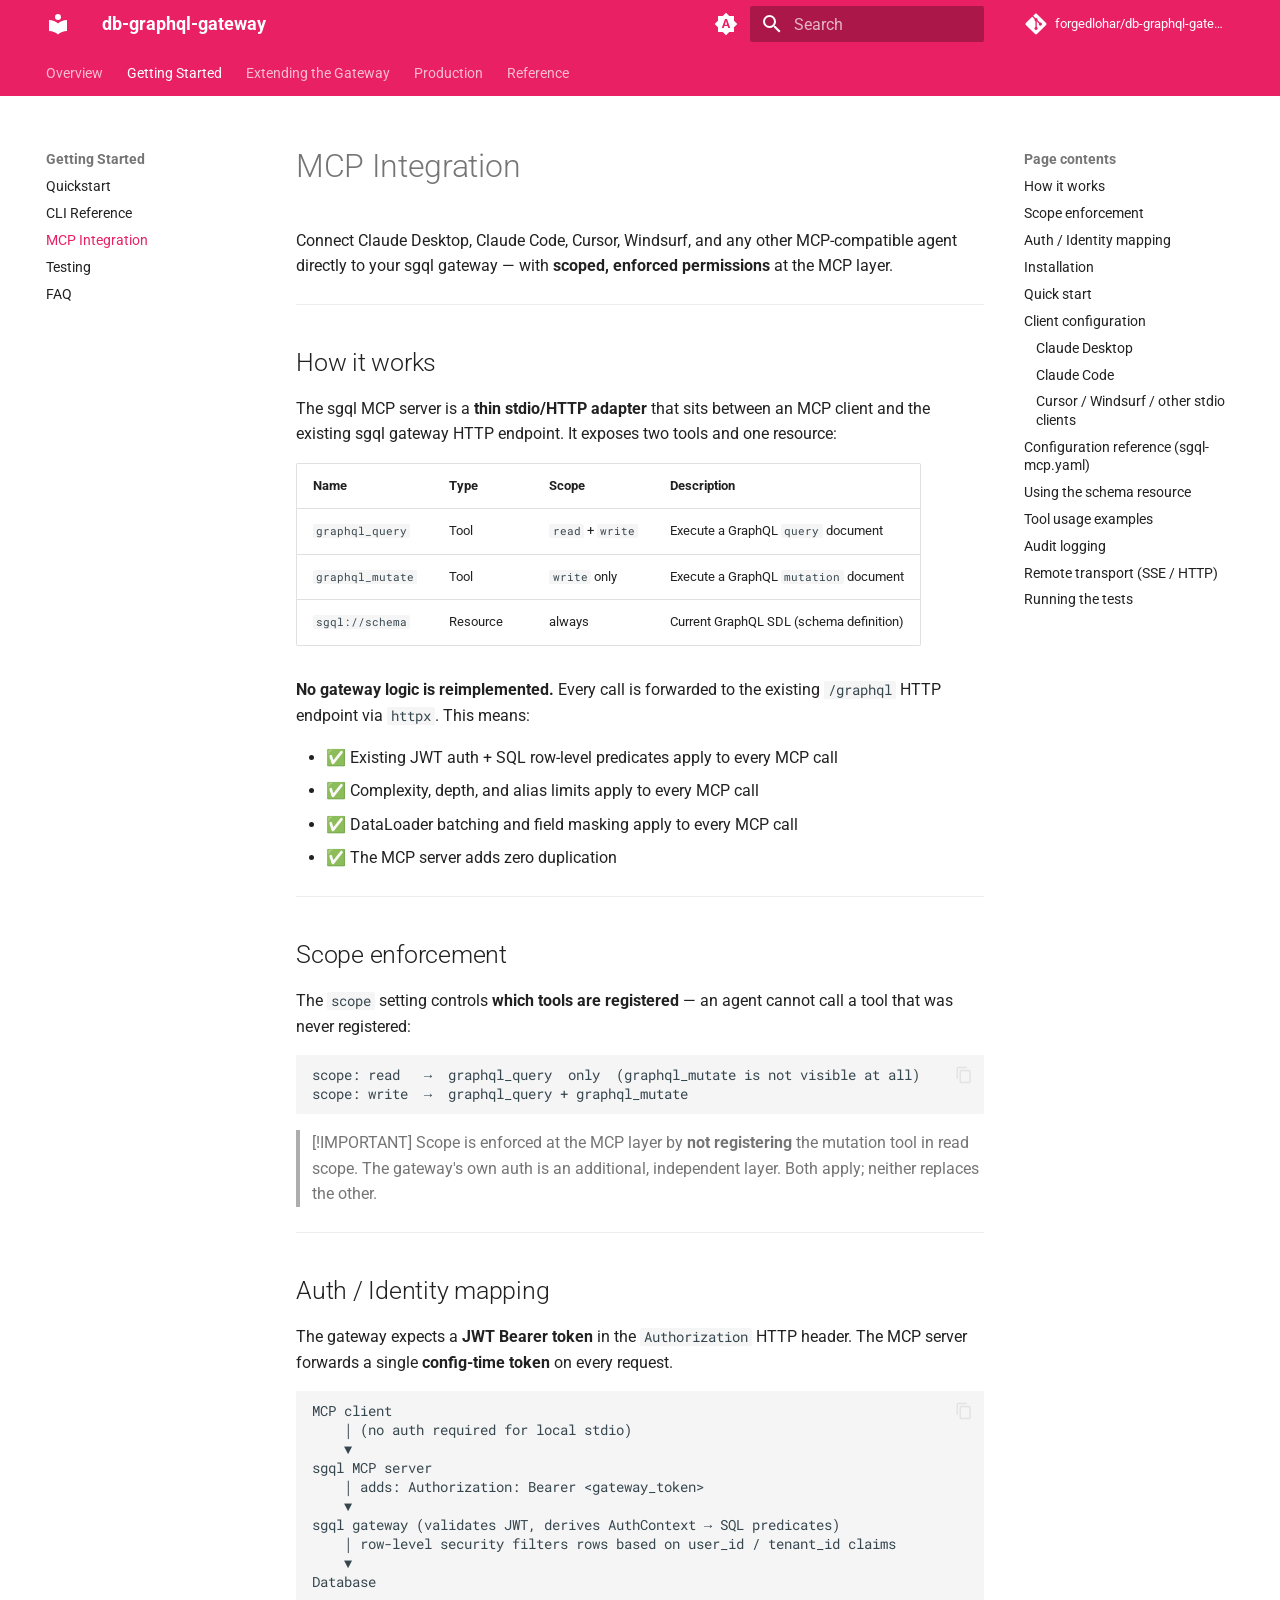
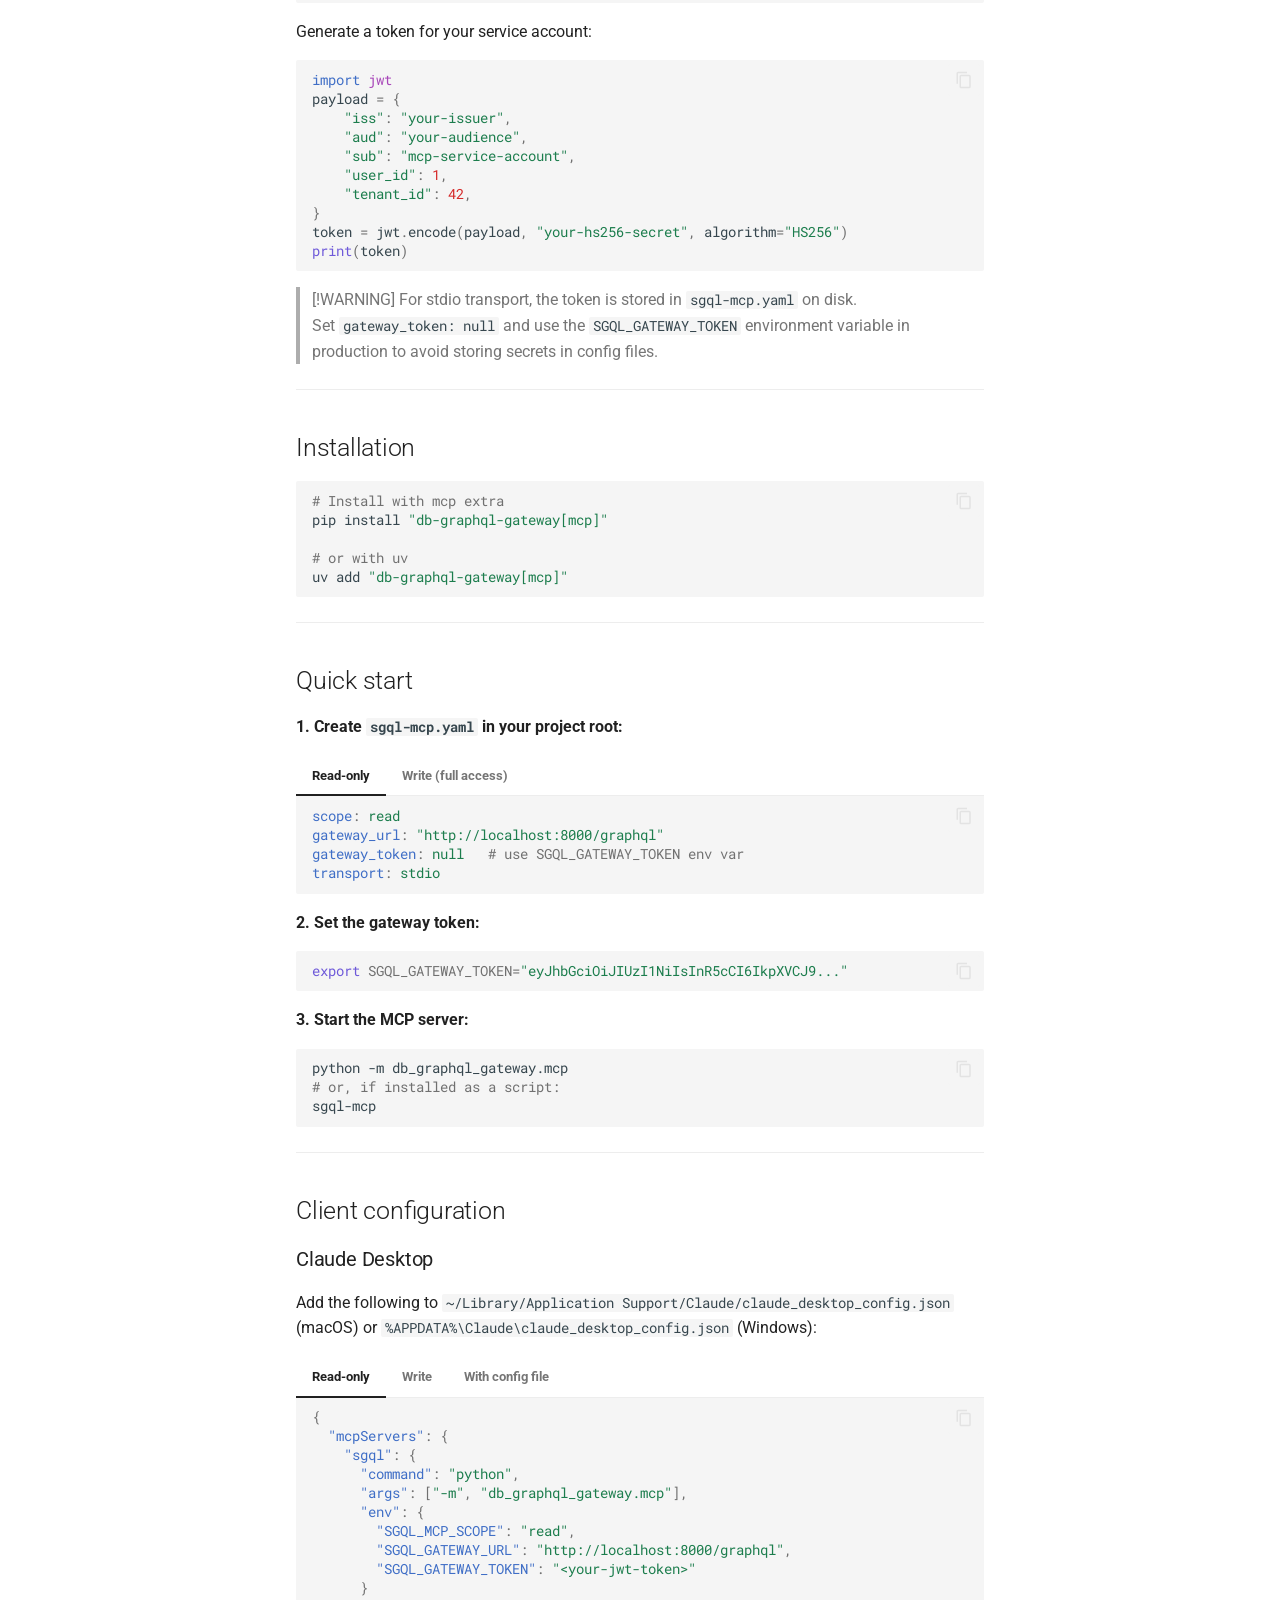
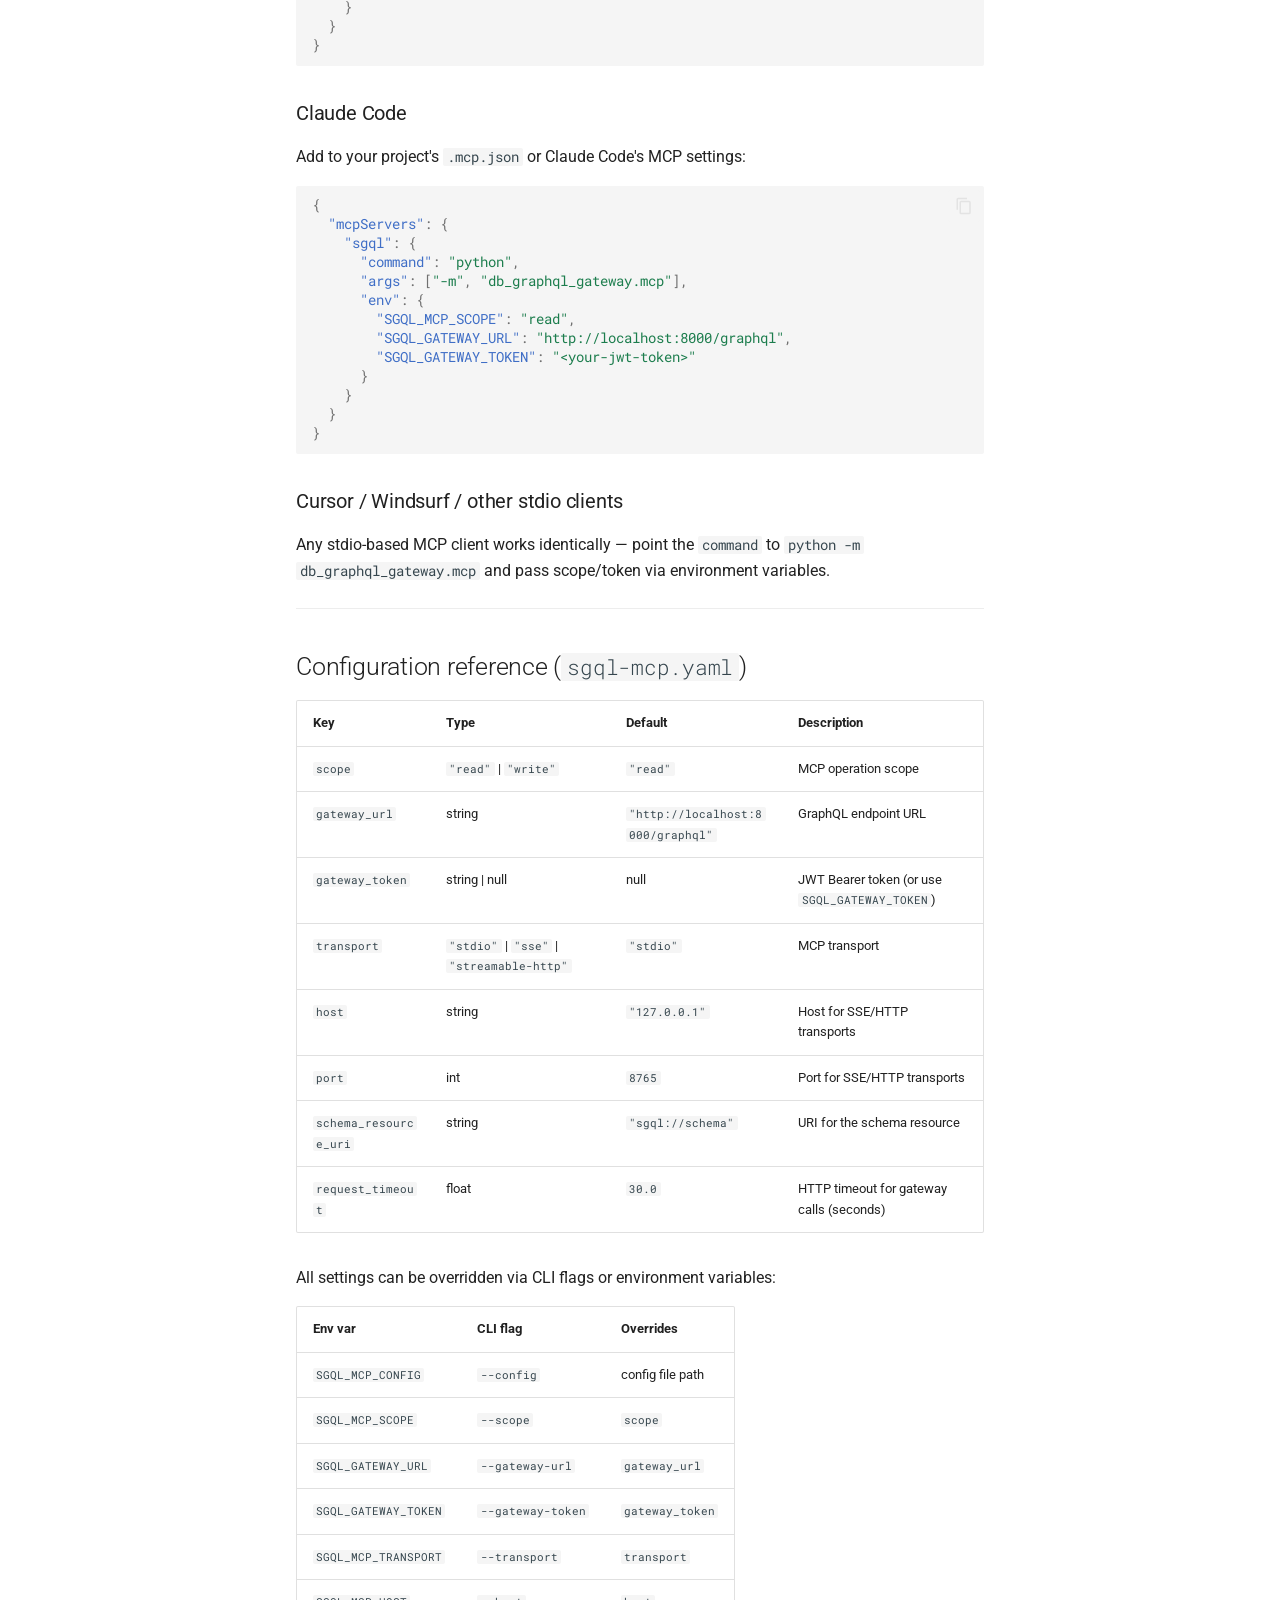
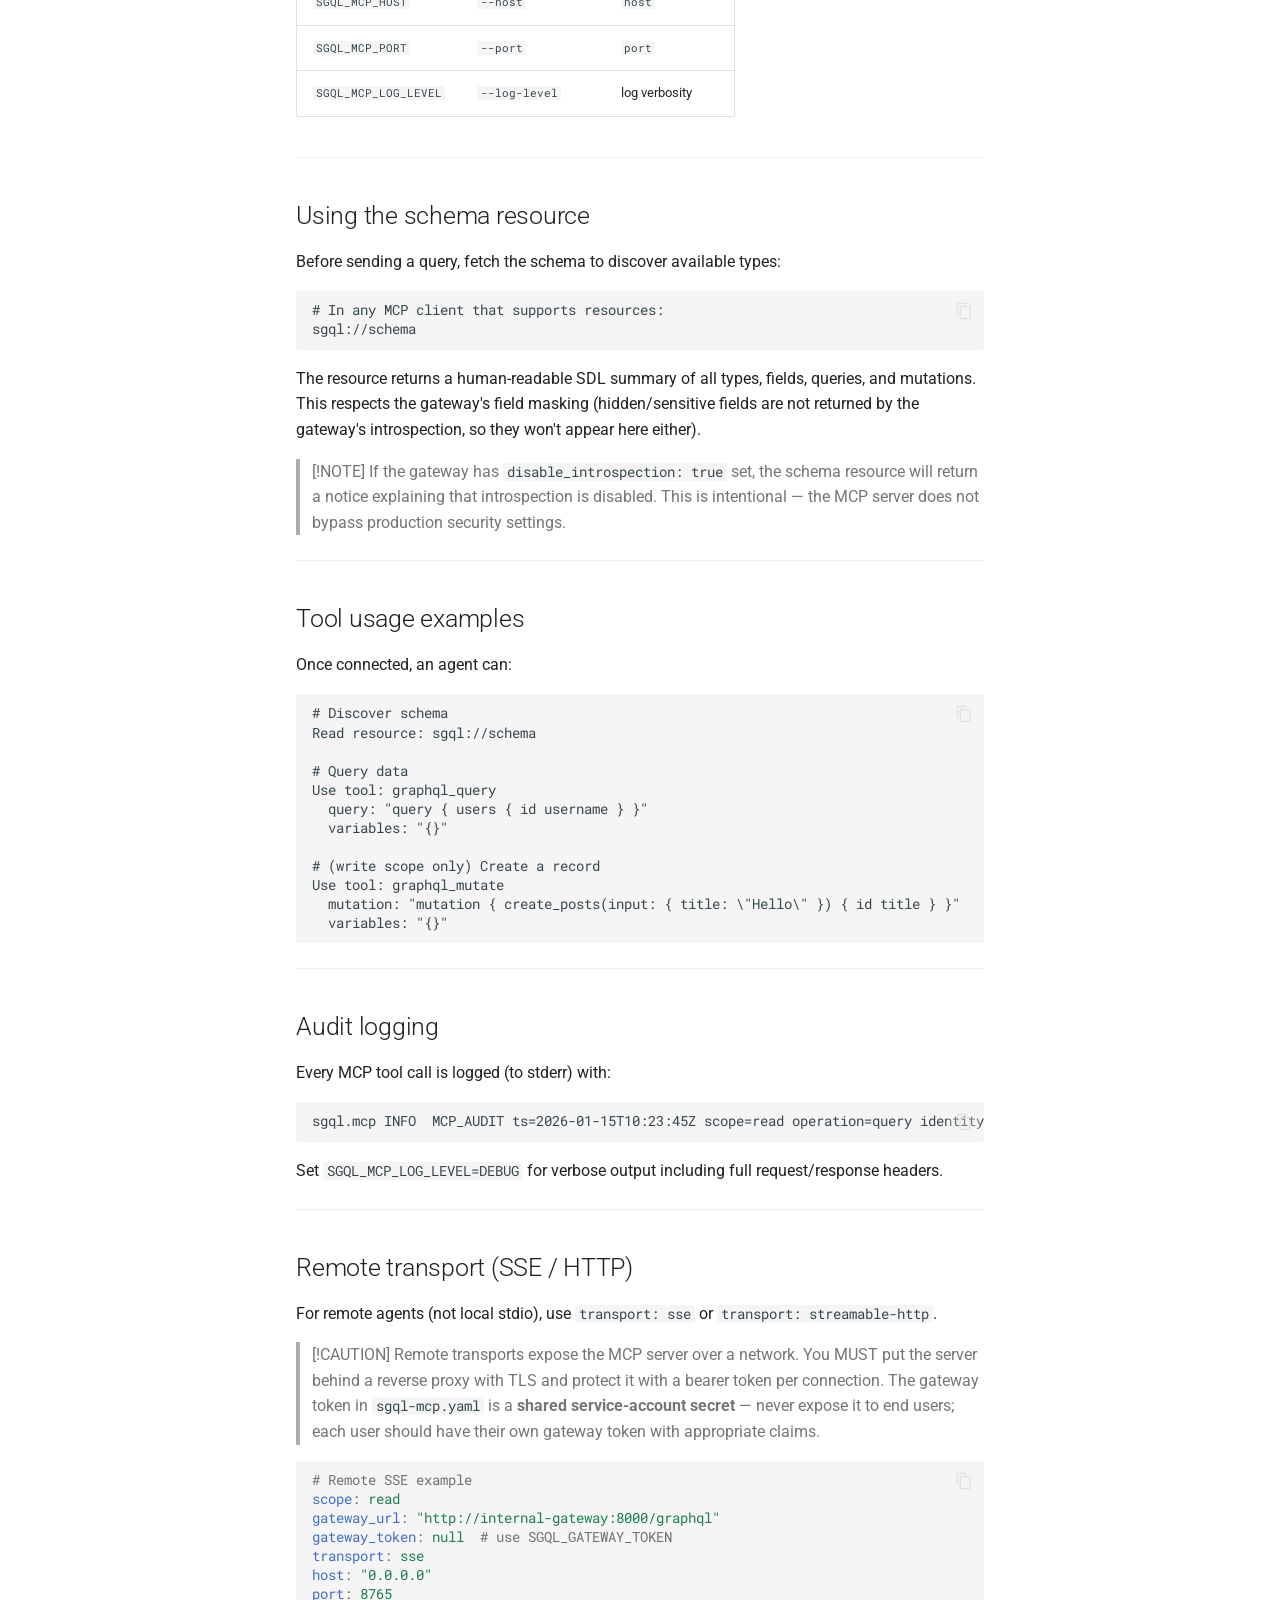
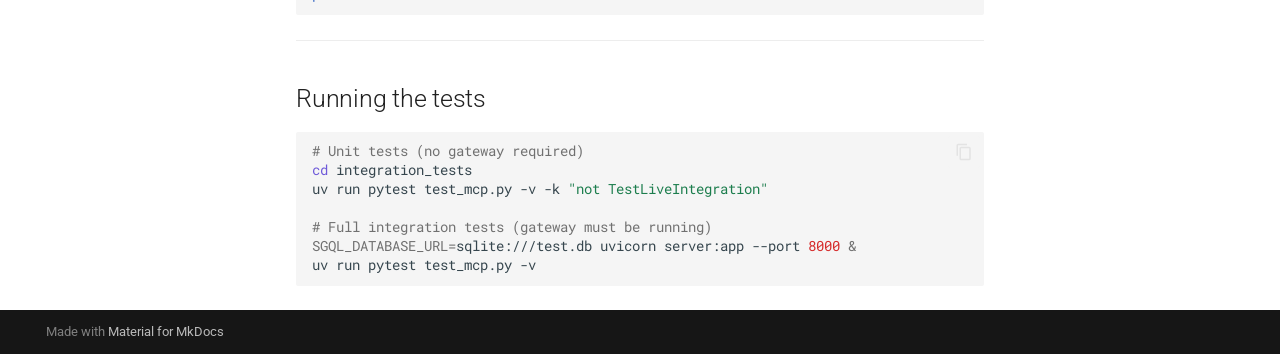
<file: mcp/index.html>
<!doctype html>
<html lang="en" class="no-js">
  <head>
    
      <meta charset="utf-8">
      <meta name="viewport" content="width=device-width,initial-scale=1">
      
        <meta name="description" content="A database-agnostic GraphQL gateway that pushes authorization and filtering down to SQL.">
      
      
      
        <link rel="canonical" href="https://forgedlohar.github.io/db-graphql-gateway/mcp/">
      
      
        <link rel="prev" href="../cli/">
      
      
        <link rel="next" href="../testing/">
      
      
        
      
      
      <link rel="icon" href="../assets/images/favicon.png">
      <meta name="generator" content="mkdocs-1.6.1, mkdocs-material-9.7.7">
    
    
      
        <title>MCP Integration - db-graphql-gateway</title>
      
    
    
      <link rel="stylesheet" href="../assets/stylesheets/main.ec1eaa64.min.css">
      
        
        <link rel="stylesheet" href="../assets/stylesheets/palette.ab4e12ef.min.css">
      
      


    
    
      
    
    
      
        
        
        <link rel="preconnect" href="https://fonts.gstatic.com" crossorigin>
        <link rel="stylesheet" href="https://fonts.googleapis.com/css?family=Roboto:300,300i,400,400i,700,700i%7CRoboto+Mono:400,400i,700,700i&display=fallback">
        <style>:root{--md-text-font:"Roboto";--md-code-font:"Roboto Mono"}</style>
      
    
    
    <script>__md_scope=new URL("..",location),__md_hash=e=>[...e].reduce(((e,_)=>(e<<5)-e+_.charCodeAt(0)),0),__md_get=(e,_=localStorage,t=__md_scope)=>JSON.parse(_.getItem(t.pathname+"."+e)),__md_set=(e,_,t=localStorage,a=__md_scope)=>{try{t.setItem(a.pathname+"."+e,JSON.stringify(_))}catch(e){}}</script>
    
      

    
    
  </head>
  
  
    
    
      
    
    
    
    
    <body dir="ltr" data-md-color-scheme="default" data-md-color-primary="pink" data-md-color-accent="pink">
  
    
    <input class="md-toggle" data-md-toggle="drawer" type="checkbox" id="__drawer" autocomplete="off">
    <input class="md-toggle" data-md-toggle="search" type="checkbox" id="__search" autocomplete="off">
    <label class="md-overlay" for="__drawer"></label>
    <div data-md-component="skip">
      
        
        <a href="#mcp-integration" class="md-skip">
          Skip to content
        </a>
      
    </div>
    <div data-md-component="announce">
      
    </div>
    
    
      

<header class="md-header" data-md-component="header">
  <nav class="md-header__inner md-grid" aria-label="Header">
    <a href=".." title="db-graphql-gateway" class="md-header__button md-logo" aria-label="db-graphql-gateway" data-md-component="logo">
      
  
  <svg xmlns="http://www.w3.org/2000/svg" viewBox="0 0 24 24"><path d="M12 8a3 3 0 0 0 3-3 3 3 0 0 0-3-3 3 3 0 0 0-3 3 3 3 0 0 0 3 3m0 3.54C9.64 9.35 6.5 8 3 8v11c3.5 0 6.64 1.35 9 3.54 2.36-2.19 5.5-3.54 9-3.54V8c-3.5 0-6.64 1.35-9 3.54"/></svg>

    </a>
    <label class="md-header__button md-icon" for="__drawer">
      
      <svg xmlns="http://www.w3.org/2000/svg" viewBox="0 0 24 24"><path d="M3 6h18v2H3zm0 5h18v2H3zm0 5h18v2H3z"/></svg>
    </label>
    <div class="md-header__title" data-md-component="header-title">
      <div class="md-header__ellipsis">
        <div class="md-header__topic">
          <span class="md-ellipsis">
            db-graphql-gateway
          </span>
        </div>
        <div class="md-header__topic" data-md-component="header-topic">
          <span class="md-ellipsis">
            
              MCP Integration
            
          </span>
        </div>
      </div>
    </div>
    
      
        <form class="md-header__option" data-md-component="palette">
  
    
    
    
    <input class="md-option" data-md-color-media="(prefers-color-scheme)" data-md-color-scheme="default" data-md-color-primary="pink" data-md-color-accent="pink"  aria-label="Switch to light mode"  type="radio" name="__palette" id="__palette_0">
    
      <label class="md-header__button md-icon" title="Switch to light mode" for="__palette_1" hidden>
        <svg xmlns="http://www.w3.org/2000/svg" viewBox="0 0 24 24"><path d="m14.3 16-.7-2h-3.2l-.7 2H7.8L11 7h2l3.2 9zM20 8.69V4h-4.69L12 .69 8.69 4H4v4.69L.69 12 4 15.31V20h4.69L12 23.31 15.31 20H20v-4.69L23.31 12zm-9.15 3.96h2.3L12 9z"/></svg>
      </label>
    
  
    
    
    
    <input class="md-option" data-md-color-media="(prefers-color-scheme: light)" data-md-color-scheme="default" data-md-color-primary="pink" data-md-color-accent="pink"  aria-label="Switch to dark mode"  type="radio" name="__palette" id="__palette_1">
    
      <label class="md-header__button md-icon" title="Switch to dark mode" for="__palette_2" hidden>
        <svg xmlns="http://www.w3.org/2000/svg" viewBox="0 0 24 24"><path d="M12 8a4 4 0 0 0-4 4 4 4 0 0 0 4 4 4 4 0 0 0 4-4 4 4 0 0 0-4-4m0 10a6 6 0 0 1-6-6 6 6 0 0 1 6-6 6 6 0 0 1 6 6 6 6 0 0 1-6 6m8-9.31V4h-4.69L12 .69 8.69 4H4v4.69L.69 12 4 15.31V20h4.69L12 23.31 15.31 20H20v-4.69L23.31 12z"/></svg>
      </label>
    
  
    
    
    
    <input class="md-option" data-md-color-media="(prefers-color-scheme: dark)" data-md-color-scheme="slate" data-md-color-primary="pink" data-md-color-accent="pink"  aria-label="Switch to system preference"  type="radio" name="__palette" id="__palette_2">
    
      <label class="md-header__button md-icon" title="Switch to system preference" for="__palette_0" hidden>
        <svg xmlns="http://www.w3.org/2000/svg" viewBox="0 0 24 24"><path d="M12 18c-.89 0-1.74-.2-2.5-.55C11.56 16.5 13 14.42 13 12s-1.44-4.5-3.5-5.45C10.26 6.2 11.11 6 12 6a6 6 0 0 1 6 6 6 6 0 0 1-6 6m8-9.31V4h-4.69L12 .69 8.69 4H4v4.69L.69 12 4 15.31V20h4.69L12 23.31 15.31 20H20v-4.69L23.31 12z"/></svg>
      </label>
    
  
</form>
      
    
    
      <script>var palette=__md_get("__palette");if(palette&&palette.color){if("(prefers-color-scheme)"===palette.color.media){var media=matchMedia("(prefers-color-scheme: light)"),input=document.querySelector(media.matches?"[data-md-color-media='(prefers-color-scheme: light)']":"[data-md-color-media='(prefers-color-scheme: dark)']");palette.color.media=input.getAttribute("data-md-color-media"),palette.color.scheme=input.getAttribute("data-md-color-scheme"),palette.color.primary=input.getAttribute("data-md-color-primary"),palette.color.accent=input.getAttribute("data-md-color-accent")}for(var[key,value]of Object.entries(palette.color))document.body.setAttribute("data-md-color-"+key,value)}</script>
    
    
    
      
      
        <label class="md-header__button md-icon" for="__search">
          
          <svg xmlns="http://www.w3.org/2000/svg" viewBox="0 0 24 24"><path d="M9.5 3A6.5 6.5 0 0 1 16 9.5c0 1.61-.59 3.09-1.56 4.23l.27.27h.79l5 5-1.5 1.5-5-5v-.79l-.27-.27A6.52 6.52 0 0 1 9.5 16 6.5 6.5 0 0 1 3 9.5 6.5 6.5 0 0 1 9.5 3m0 2C7 5 5 7 5 9.5S7 14 9.5 14 14 12 14 9.5 12 5 9.5 5"/></svg>
        </label>
        <div class="md-search" data-md-component="search" role="dialog">
  <label class="md-search__overlay" for="__search"></label>
  <div class="md-search__inner" role="search">
    <form class="md-search__form" name="search">
      <input type="text" class="md-search__input" name="query" aria-label="Search" placeholder="Search" autocapitalize="off" autocorrect="off" autocomplete="off" spellcheck="false" data-md-component="search-query" required>
      <label class="md-search__icon md-icon" for="__search">
        
        <svg xmlns="http://www.w3.org/2000/svg" viewBox="0 0 24 24"><path d="M9.5 3A6.5 6.5 0 0 1 16 9.5c0 1.61-.59 3.09-1.56 4.23l.27.27h.79l5 5-1.5 1.5-5-5v-.79l-.27-.27A6.52 6.52 0 0 1 9.5 16 6.5 6.5 0 0 1 3 9.5 6.5 6.5 0 0 1 9.5 3m0 2C7 5 5 7 5 9.5S7 14 9.5 14 14 12 14 9.5 12 5 9.5 5"/></svg>
        
        <svg xmlns="http://www.w3.org/2000/svg" viewBox="0 0 24 24"><path d="M20 11v2H8l5.5 5.5-1.42 1.42L4.16 12l7.92-7.92L13.5 5.5 8 11z"/></svg>
      </label>
      <nav class="md-search__options" aria-label="Search">
        
        <button type="reset" class="md-search__icon md-icon" title="Clear" aria-label="Clear" tabindex="-1">
          
          <svg xmlns="http://www.w3.org/2000/svg" viewBox="0 0 24 24"><path d="M19 6.41 17.59 5 12 10.59 6.41 5 5 6.41 10.59 12 5 17.59 6.41 19 12 13.41 17.59 19 19 17.59 13.41 12z"/></svg>
        </button>
      </nav>
      
        <div class="md-search__suggest" data-md-component="search-suggest"></div>
      
    </form>
    <div class="md-search__output">
      <div class="md-search__scrollwrap" tabindex="0" data-md-scrollfix>
        <div class="md-search-result" data-md-component="search-result">
          <div class="md-search-result__meta">
            Initializing search
          </div>
          <ol class="md-search-result__list" role="presentation"></ol>
        </div>
      </div>
    </div>
  </div>
</div>
      
    
    
      <div class="md-header__source">
        <a href="https://github.com/forgedlohar/db-graphql-gateway" title="Go to repository" class="md-source" data-md-component="source">
  <div class="md-source__icon md-icon">
    
    <svg xmlns="http://www.w3.org/2000/svg" viewBox="0 0 448 512"><!--! Font Awesome Free 7.1.0 by @fontawesome - https://fontawesome.com License - https://fontawesome.com/license/free (Icons: CC BY 4.0, Fonts: SIL OFL 1.1, Code: MIT License) Copyright 2025 Fonticons, Inc.--><path d="M439.6 236.1 244 40.5c-5.4-5.5-12.8-8.5-20.4-8.5s-15 3-20.4 8.4L162.5 81l51.5 51.5c27.1-9.1 52.7 16.8 43.4 43.7l49.7 49.7c34.2-11.8 61.2 31 35.5 56.7-26.5 26.5-70.2-2.9-56-37.3L240.3 199v121.9c25.3 12.5 22.3 41.8 9.1 55-6.4 6.4-15.2 10.1-24.3 10.1s-17.8-3.6-24.3-10.1c-17.6-17.6-11.1-46.9 11.2-56v-123c-20.8-8.5-24.6-30.7-18.6-45L142.6 101 8.5 235.1C3 240.6 0 247.9 0 255.5s3 15 8.5 20.4l195.6 195.7c5.4 5.4 12.7 8.4 20.4 8.4s15-3 20.4-8.4l194.7-194.7c5.4-5.4 8.4-12.8 8.4-20.4s-3-15-8.4-20.4"/></svg>
  </div>
  <div class="md-source__repository">
    forgedlohar/db-graphql-gateway
  </div>
</a>
      </div>
    
  </nav>
  
</header>
    
    <div class="md-container" data-md-component="container">
      
      
        
          
            
<nav class="md-tabs" aria-label="Tabs" data-md-component="tabs">
  <div class="md-grid">
    <ul class="md-tabs__list">
      
        
  
  
  
  
    
    
      <li class="md-tabs__item">
        <a href=".." class="md-tabs__link">
          
  
  
  Overview

        </a>
      </li>
    
  

      
        
  
  
  
    
  
  
    
    
      <li class="md-tabs__item md-tabs__item--active">
        <a href="../quickstart/" class="md-tabs__link">
          
  
  
  Getting Started

        </a>
      </li>
    
  

      
        
  
  
  
  
    
    
      <li class="md-tabs__item">
        <a href="../CONTRIBUTING_ADAPTER/" class="md-tabs__link">
          
  
  
  Extending the Gateway

        </a>
      </li>
    
  

      
        
  
  
  
  
    
    
      <li class="md-tabs__item">
        <a href="../SECURITY/" class="md-tabs__link">
          
  
  
  Production

        </a>
      </li>
    
  

      
        
  
  
  
  
    
    
      <li class="md-tabs__item">
        <a href="../CHANGELOG/" class="md-tabs__link">
          
  
  
  Reference

        </a>
      </li>
    
  

      
    </ul>
  </div>
</nav>
          
        
      
      <main class="md-main" data-md-component="main">
        <div class="md-main__inner md-grid">
          
            
              
              <div class="md-sidebar md-sidebar--primary" data-md-component="sidebar" data-md-type="navigation" >
                <div class="md-sidebar__scrollwrap">
                  <div class="md-sidebar__inner">
                    


  


<nav class="md-nav md-nav--primary md-nav--lifted" aria-label="Navigation" data-md-level="0">
  <label class="md-nav__title" for="__drawer">
    <a href=".." title="db-graphql-gateway" class="md-nav__button md-logo" aria-label="db-graphql-gateway" data-md-component="logo">
      
  
  <svg xmlns="http://www.w3.org/2000/svg" viewBox="0 0 24 24"><path d="M12 8a3 3 0 0 0 3-3 3 3 0 0 0-3-3 3 3 0 0 0-3 3 3 3 0 0 0 3 3m0 3.54C9.64 9.35 6.5 8 3 8v11c3.5 0 6.64 1.35 9 3.54 2.36-2.19 5.5-3.54 9-3.54V8c-3.5 0-6.64 1.35-9 3.54"/></svg>

    </a>
    db-graphql-gateway
  </label>
  
    <div class="md-nav__source">
      <a href="https://github.com/forgedlohar/db-graphql-gateway" title="Go to repository" class="md-source" data-md-component="source">
  <div class="md-source__icon md-icon">
    
    <svg xmlns="http://www.w3.org/2000/svg" viewBox="0 0 448 512"><!--! Font Awesome Free 7.1.0 by @fontawesome - https://fontawesome.com License - https://fontawesome.com/license/free (Icons: CC BY 4.0, Fonts: SIL OFL 1.1, Code: MIT License) Copyright 2025 Fonticons, Inc.--><path d="M439.6 236.1 244 40.5c-5.4-5.5-12.8-8.5-20.4-8.5s-15 3-20.4 8.4L162.5 81l51.5 51.5c27.1-9.1 52.7 16.8 43.4 43.7l49.7 49.7c34.2-11.8 61.2 31 35.5 56.7-26.5 26.5-70.2-2.9-56-37.3L240.3 199v121.9c25.3 12.5 22.3 41.8 9.1 55-6.4 6.4-15.2 10.1-24.3 10.1s-17.8-3.6-24.3-10.1c-17.6-17.6-11.1-46.9 11.2-56v-123c-20.8-8.5-24.6-30.7-18.6-45L142.6 101 8.5 235.1C3 240.6 0 247.9 0 255.5s3 15 8.5 20.4l195.6 195.7c5.4 5.4 12.7 8.4 20.4 8.4s15-3 20.4-8.4l194.7-194.7c5.4-5.4 8.4-12.8 8.4-20.4s-3-15-8.4-20.4"/></svg>
  </div>
  <div class="md-source__repository">
    forgedlohar/db-graphql-gateway
  </div>
</a>
    </div>
  
  <ul class="md-nav__list" data-md-scrollfix>
    
      
      
  
  
  
  
    
    
    
    
      
      
        
      
    
    
    <li class="md-nav__item md-nav__item--nested">
      
        
        
        <input class="md-nav__toggle md-toggle " type="checkbox" id="__nav_1" >
        
          
          <label class="md-nav__link" for="__nav_1" id="__nav_1_label" tabindex="0">
            
  
  
  <span class="md-ellipsis">
    
  
    Overview
  

    
  </span>
  
  

            <span class="md-nav__icon md-icon"></span>
          </label>
        
        <nav class="md-nav" data-md-level="1" aria-labelledby="__nav_1_label" aria-expanded="false">
          <label class="md-nav__title" for="__nav_1">
            <span class="md-nav__icon md-icon"></span>
            
  
    Overview
  

          </label>
          <ul class="md-nav__list" data-md-scrollfix>
            
              
                
  
  
  
  
    <li class="md-nav__item">
      <a href=".." class="md-nav__link">
        
  
  
  <span class="md-ellipsis">
    
  
    Introduction
  

    
  </span>
  
  

      </a>
    </li>
  

              
            
              
                
  
  
  
  
    <li class="md-nav__item">
      <a href="../comparison/" class="md-nav__link">
        
  
  
  <span class="md-ellipsis">
    
  
    Comparison
  

    
  </span>
  
  

      </a>
    </li>
  

              
            
              
                
  
  
  
  
    <li class="md-nav__item">
      <a href="../ARCHITECTURE/" class="md-nav__link">
        
  
  
  <span class="md-ellipsis">
    
  
    Architecture
  

    
  </span>
  
  

      </a>
    </li>
  

              
            
          </ul>
        </nav>
      
    </li>
  

    
      
      
  
  
    
  
  
  
    
    
    
    
      
        
        
      
      
        
      
    
    
    <li class="md-nav__item md-nav__item--active md-nav__item--section md-nav__item--nested">
      
        
        
        <input class="md-nav__toggle md-toggle " type="checkbox" id="__nav_2" checked>
        
          
          <label class="md-nav__link" for="__nav_2" id="__nav_2_label" tabindex="">
            
  
  
  <span class="md-ellipsis">
    
  
    Getting Started
  

    
  </span>
  
  

            <span class="md-nav__icon md-icon"></span>
          </label>
        
        <nav class="md-nav" data-md-level="1" aria-labelledby="__nav_2_label" aria-expanded="true">
          <label class="md-nav__title" for="__nav_2">
            <span class="md-nav__icon md-icon"></span>
            
  
    Getting Started
  

          </label>
          <ul class="md-nav__list" data-md-scrollfix>
            
              
                
  
  
  
  
    <li class="md-nav__item">
      <a href="../quickstart/" class="md-nav__link">
        
  
  
  <span class="md-ellipsis">
    
  
    Quickstart
  

    
  </span>
  
  

      </a>
    </li>
  

              
            
              
                
  
  
  
  
    <li class="md-nav__item">
      <a href="../cli/" class="md-nav__link">
        
  
  
  <span class="md-ellipsis">
    
  
    CLI Reference
  

    
  </span>
  
  

      </a>
    </li>
  

              
            
              
                
  
  
    
  
  
  
    <li class="md-nav__item md-nav__item--active">
      
      <input class="md-nav__toggle md-toggle" type="checkbox" id="__toc">
      
      
        
      
      
        <label class="md-nav__link md-nav__link--active" for="__toc">
          
  
  
  <span class="md-ellipsis">
    
  
    MCP Integration
  

    
  </span>
  
  

          <span class="md-nav__icon md-icon"></span>
        </label>
      
      <a href="./" class="md-nav__link md-nav__link--active">
        
  
  
  <span class="md-ellipsis">
    
  
    MCP Integration
  

    
  </span>
  
  

      </a>
      
        

  

<nav class="md-nav md-nav--secondary" aria-label="Page contents">
  
  
  
    
  
  
    <label class="md-nav__title" for="__toc">
      <span class="md-nav__icon md-icon"></span>
      Page contents
    </label>
    <ul class="md-nav__list" data-md-component="toc" data-md-scrollfix>
      
        <li class="md-nav__item">
  <a href="#how-it-works" class="md-nav__link">
    <span class="md-ellipsis">
      
        How it works
      
    </span>
  </a>
  
</li>
      
        <li class="md-nav__item">
  <a href="#scope-enforcement" class="md-nav__link">
    <span class="md-ellipsis">
      
        Scope enforcement
      
    </span>
  </a>
  
</li>
      
        <li class="md-nav__item">
  <a href="#auth-identity-mapping" class="md-nav__link">
    <span class="md-ellipsis">
      
        Auth / Identity mapping
      
    </span>
  </a>
  
</li>
      
        <li class="md-nav__item">
  <a href="#installation" class="md-nav__link">
    <span class="md-ellipsis">
      
        Installation
      
    </span>
  </a>
  
</li>
      
        <li class="md-nav__item">
  <a href="#quick-start" class="md-nav__link">
    <span class="md-ellipsis">
      
        Quick start
      
    </span>
  </a>
  
</li>
      
        <li class="md-nav__item">
  <a href="#client-configuration" class="md-nav__link">
    <span class="md-ellipsis">
      
        Client configuration
      
    </span>
  </a>
  
    <nav class="md-nav" aria-label="Client configuration">
      <ul class="md-nav__list">
        
          <li class="md-nav__item">
  <a href="#claude-desktop" class="md-nav__link">
    <span class="md-ellipsis">
      
        Claude Desktop
      
    </span>
  </a>
  
</li>
        
          <li class="md-nav__item">
  <a href="#claude-code" class="md-nav__link">
    <span class="md-ellipsis">
      
        Claude Code
      
    </span>
  </a>
  
</li>
        
          <li class="md-nav__item">
  <a href="#cursor-windsurf-other-stdio-clients" class="md-nav__link">
    <span class="md-ellipsis">
      
        Cursor / Windsurf / other stdio clients
      
    </span>
  </a>
  
</li>
        
      </ul>
    </nav>
  
</li>
      
        <li class="md-nav__item">
  <a href="#configuration-reference-sgql-mcpyaml" class="md-nav__link">
    <span class="md-ellipsis">
      
        Configuration reference (sgql-mcp.yaml)
      
    </span>
  </a>
  
</li>
      
        <li class="md-nav__item">
  <a href="#using-the-schema-resource" class="md-nav__link">
    <span class="md-ellipsis">
      
        Using the schema resource
      
    </span>
  </a>
  
</li>
      
        <li class="md-nav__item">
  <a href="#tool-usage-examples" class="md-nav__link">
    <span class="md-ellipsis">
      
        Tool usage examples
      
    </span>
  </a>
  
</li>
      
        <li class="md-nav__item">
  <a href="#audit-logging" class="md-nav__link">
    <span class="md-ellipsis">
      
        Audit logging
      
    </span>
  </a>
  
</li>
      
        <li class="md-nav__item">
  <a href="#remote-transport-sse-http" class="md-nav__link">
    <span class="md-ellipsis">
      
        Remote transport (SSE / HTTP)
      
    </span>
  </a>
  
</li>
      
        <li class="md-nav__item">
  <a href="#running-the-tests" class="md-nav__link">
    <span class="md-ellipsis">
      
        Running the tests
      
    </span>
  </a>
  
</li>
      
    </ul>
  
</nav>
      
    </li>
  

              
            
              
                
  
  
  
  
    <li class="md-nav__item">
      <a href="../testing/" class="md-nav__link">
        
  
  
  <span class="md-ellipsis">
    
  
    Testing
  

    
  </span>
  
  

      </a>
    </li>
  

              
            
              
                
  
  
  
  
    <li class="md-nav__item">
      <a href="../FAQ/" class="md-nav__link">
        
  
  
  <span class="md-ellipsis">
    
  
    FAQ
  

    
  </span>
  
  

      </a>
    </li>
  

              
            
          </ul>
        </nav>
      
    </li>
  

    
      
      
  
  
  
  
    
    
    
    
      
      
        
      
    
    
    <li class="md-nav__item md-nav__item--nested">
      
        
        
        <input class="md-nav__toggle md-toggle " type="checkbox" id="__nav_3" >
        
          
          <label class="md-nav__link" for="__nav_3" id="__nav_3_label" tabindex="0">
            
  
  
  <span class="md-ellipsis">
    
  
    Extending the Gateway
  

    
  </span>
  
  

            <span class="md-nav__icon md-icon"></span>
          </label>
        
        <nav class="md-nav" data-md-level="1" aria-labelledby="__nav_3_label" aria-expanded="false">
          <label class="md-nav__title" for="__nav_3">
            <span class="md-nav__icon md-icon"></span>
            
  
    Extending the Gateway
  

          </label>
          <ul class="md-nav__list" data-md-scrollfix>
            
              
                
  
  
  
  
    <li class="md-nav__item">
      <a href="../CONTRIBUTING_ADAPTER/" class="md-nav__link">
        
  
  
  <span class="md-ellipsis">
    
  
    Adapter Development
  

    
  </span>
  
  

      </a>
    </li>
  

              
            
          </ul>
        </nav>
      
    </li>
  

    
      
      
  
  
  
  
    
    
    
    
      
      
        
      
    
    
    <li class="md-nav__item md-nav__item--nested">
      
        
        
        <input class="md-nav__toggle md-toggle " type="checkbox" id="__nav_4" >
        
          
          <label class="md-nav__link" for="__nav_4" id="__nav_4_label" tabindex="0">
            
  
  
  <span class="md-ellipsis">
    
  
    Production
  

    
  </span>
  
  

            <span class="md-nav__icon md-icon"></span>
          </label>
        
        <nav class="md-nav" data-md-level="1" aria-labelledby="__nav_4_label" aria-expanded="false">
          <label class="md-nav__title" for="__nav_4">
            <span class="md-nav__icon md-icon"></span>
            
  
    Production
  

          </label>
          <ul class="md-nav__list" data-md-scrollfix>
            
              
                
  
  
  
  
    <li class="md-nav__item">
      <a href="../SECURITY/" class="md-nav__link">
        
  
  
  <span class="md-ellipsis">
    
  
    Security
  

    
  </span>
  
  

      </a>
    </li>
  

              
            
              
                
  
  
  
  
    <li class="md-nav__item">
      <a href="../BENCHMARKS/" class="md-nav__link">
        
  
  
  <span class="md-ellipsis">
    
  
    Performance & Benchmarks
  

    
  </span>
  
  

      </a>
    </li>
  

              
            
          </ul>
        </nav>
      
    </li>
  

    
      
      
  
  
  
  
    
    
    
    
      
      
        
      
    
    
    <li class="md-nav__item md-nav__item--nested">
      
        
        
        <input class="md-nav__toggle md-toggle " type="checkbox" id="__nav_5" >
        
          
          <label class="md-nav__link" for="__nav_5" id="__nav_5_label" tabindex="0">
            
  
  
  <span class="md-ellipsis">
    
  
    Reference
  

    
  </span>
  
  

            <span class="md-nav__icon md-icon"></span>
          </label>
        
        <nav class="md-nav" data-md-level="1" aria-labelledby="__nav_5_label" aria-expanded="false">
          <label class="md-nav__title" for="__nav_5">
            <span class="md-nav__icon md-icon"></span>
            
  
    Reference
  

          </label>
          <ul class="md-nav__list" data-md-scrollfix>
            
              
                
  
  
  
  
    <li class="md-nav__item">
      <a href="../CHANGELOG/" class="md-nav__link">
        
  
  
  <span class="md-ellipsis">
    
  
    Changelog
  

    
  </span>
  
  

      </a>
    </li>
  

              
            
          </ul>
        </nav>
      
    </li>
  

    
  </ul>
</nav>
                  </div>
                </div>
              </div>
            
            
              
              <div class="md-sidebar md-sidebar--secondary" data-md-component="sidebar" data-md-type="toc" >
                <div class="md-sidebar__scrollwrap">
                  <div class="md-sidebar__inner">
                    

  

<nav class="md-nav md-nav--secondary" aria-label="Page contents">
  
  
  
    
  
  
    <label class="md-nav__title" for="__toc">
      <span class="md-nav__icon md-icon"></span>
      Page contents
    </label>
    <ul class="md-nav__list" data-md-component="toc" data-md-scrollfix>
      
        <li class="md-nav__item">
  <a href="#how-it-works" class="md-nav__link">
    <span class="md-ellipsis">
      
        How it works
      
    </span>
  </a>
  
</li>
      
        <li class="md-nav__item">
  <a href="#scope-enforcement" class="md-nav__link">
    <span class="md-ellipsis">
      
        Scope enforcement
      
    </span>
  </a>
  
</li>
      
        <li class="md-nav__item">
  <a href="#auth-identity-mapping" class="md-nav__link">
    <span class="md-ellipsis">
      
        Auth / Identity mapping
      
    </span>
  </a>
  
</li>
      
        <li class="md-nav__item">
  <a href="#installation" class="md-nav__link">
    <span class="md-ellipsis">
      
        Installation
      
    </span>
  </a>
  
</li>
      
        <li class="md-nav__item">
  <a href="#quick-start" class="md-nav__link">
    <span class="md-ellipsis">
      
        Quick start
      
    </span>
  </a>
  
</li>
      
        <li class="md-nav__item">
  <a href="#client-configuration" class="md-nav__link">
    <span class="md-ellipsis">
      
        Client configuration
      
    </span>
  </a>
  
    <nav class="md-nav" aria-label="Client configuration">
      <ul class="md-nav__list">
        
          <li class="md-nav__item">
  <a href="#claude-desktop" class="md-nav__link">
    <span class="md-ellipsis">
      
        Claude Desktop
      
    </span>
  </a>
  
</li>
        
          <li class="md-nav__item">
  <a href="#claude-code" class="md-nav__link">
    <span class="md-ellipsis">
      
        Claude Code
      
    </span>
  </a>
  
</li>
        
          <li class="md-nav__item">
  <a href="#cursor-windsurf-other-stdio-clients" class="md-nav__link">
    <span class="md-ellipsis">
      
        Cursor / Windsurf / other stdio clients
      
    </span>
  </a>
  
</li>
        
      </ul>
    </nav>
  
</li>
      
        <li class="md-nav__item">
  <a href="#configuration-reference-sgql-mcpyaml" class="md-nav__link">
    <span class="md-ellipsis">
      
        Configuration reference (sgql-mcp.yaml)
      
    </span>
  </a>
  
</li>
      
        <li class="md-nav__item">
  <a href="#using-the-schema-resource" class="md-nav__link">
    <span class="md-ellipsis">
      
        Using the schema resource
      
    </span>
  </a>
  
</li>
      
        <li class="md-nav__item">
  <a href="#tool-usage-examples" class="md-nav__link">
    <span class="md-ellipsis">
      
        Tool usage examples
      
    </span>
  </a>
  
</li>
      
        <li class="md-nav__item">
  <a href="#audit-logging" class="md-nav__link">
    <span class="md-ellipsis">
      
        Audit logging
      
    </span>
  </a>
  
</li>
      
        <li class="md-nav__item">
  <a href="#remote-transport-sse-http" class="md-nav__link">
    <span class="md-ellipsis">
      
        Remote transport (SSE / HTTP)
      
    </span>
  </a>
  
</li>
      
        <li class="md-nav__item">
  <a href="#running-the-tests" class="md-nav__link">
    <span class="md-ellipsis">
      
        Running the tests
      
    </span>
  </a>
  
</li>
      
    </ul>
  
</nav>
                  </div>
                </div>
              </div>
            
          
          
            <div class="md-content" data-md-component="content">
              
                




              
              <article class="md-content__inner md-typeset">
                
                  


  
  


<h1 id="mcp-integration">MCP Integration<a class="headerlink" href="#mcp-integration" title="Permanent link">&para;</a></h1>
<p>Connect Claude Desktop, Claude Code, Cursor, Windsurf, and any other MCP-compatible agent directly to your sgql gateway — with <strong>scoped, enforced permissions</strong> at the MCP layer.</p>
<hr />
<h2 id="how-it-works">How it works<a class="headerlink" href="#how-it-works" title="Permanent link">&para;</a></h2>
<p>The sgql MCP server is a <strong>thin stdio/HTTP adapter</strong> that sits between an MCP client and the existing sgql gateway HTTP endpoint. It exposes two tools and one resource:</p>
<table>
<thead>
<tr>
<th>Name</th>
<th>Type</th>
<th>Scope</th>
<th>Description</th>
</tr>
</thead>
<tbody>
<tr>
<td><code>graphql_query</code></td>
<td>Tool</td>
<td><code>read</code> + <code>write</code></td>
<td>Execute a GraphQL <code>query</code> document</td>
</tr>
<tr>
<td><code>graphql_mutate</code></td>
<td>Tool</td>
<td><code>write</code> only</td>
<td>Execute a GraphQL <code>mutation</code> document</td>
</tr>
<tr>
<td><code>sgql://schema</code></td>
<td>Resource</td>
<td>always</td>
<td>Current GraphQL SDL (schema definition)</td>
</tr>
</tbody>
</table>
<p><strong>No gateway logic is reimplemented.</strong> Every call is forwarded to the existing <code>/graphql</code> HTTP endpoint via <code>httpx</code>. This means:</p>
<ul>
<li>✅ Existing JWT auth + SQL row-level predicates apply to every MCP call</li>
<li>✅ Complexity, depth, and alias limits apply to every MCP call</li>
<li>✅ DataLoader batching and field masking apply to every MCP call</li>
<li>✅ The MCP server adds zero duplication</li>
</ul>
<hr />
<h2 id="scope-enforcement">Scope enforcement<a class="headerlink" href="#scope-enforcement" title="Permanent link">&para;</a></h2>
<p>The <code>scope</code> setting controls <strong>which tools are registered</strong> — an agent cannot call a tool that was never registered:</p>
<div class="language-text highlight"><pre><span></span><code>scope: read   →  graphql_query  only  (graphql_mutate is not visible at all)
scope: write  →  graphql_query + graphql_mutate
</code></pre></div>
<blockquote>
<p>[!IMPORTANT]
Scope is enforced at the MCP layer by <strong>not registering</strong> the mutation tool in read scope. The gateway's own auth is an additional, independent layer. Both apply; neither replaces the other.</p>
</blockquote>
<hr />
<h2 id="auth-identity-mapping">Auth / Identity mapping<a class="headerlink" href="#auth-identity-mapping" title="Permanent link">&para;</a></h2>
<p>The gateway expects a <strong>JWT Bearer token</strong> in the <code>Authorization</code> HTTP header. The MCP server forwards a single <strong>config-time token</strong> on every request.</p>
<div class="language-text highlight"><pre><span></span><code>MCP client
    │ (no auth required for local stdio)
    ▼
sgql MCP server
    │ adds: Authorization: Bearer &lt;gateway_token&gt;
    ▼
sgql gateway (validates JWT, derives AuthContext → SQL predicates)
    │ row-level security filters rows based on user_id / tenant_id claims
    ▼
Database
</code></pre></div>
<p>Generate a token for your service account:</p>
<div class="language-python highlight"><pre><span></span><code><span class="kn">import</span><span class="w"> </span><span class="nn">jwt</span>
<span class="n">payload</span> <span class="o">=</span> <span class="p">{</span>
    <span class="s2">"iss"</span><span class="p">:</span> <span class="s2">"your-issuer"</span><span class="p">,</span>
    <span class="s2">"aud"</span><span class="p">:</span> <span class="s2">"your-audience"</span><span class="p">,</span>
    <span class="s2">"sub"</span><span class="p">:</span> <span class="s2">"mcp-service-account"</span><span class="p">,</span>
    <span class="s2">"user_id"</span><span class="p">:</span> <span class="mi">1</span><span class="p">,</span>
    <span class="s2">"tenant_id"</span><span class="p">:</span> <span class="mi">42</span><span class="p">,</span>
<span class="p">}</span>
<span class="n">token</span> <span class="o">=</span> <span class="n">jwt</span><span class="o">.</span><span class="n">encode</span><span class="p">(</span><span class="n">payload</span><span class="p">,</span> <span class="s2">"your-hs256-secret"</span><span class="p">,</span> <span class="n">algorithm</span><span class="o">=</span><span class="s2">"HS256"</span><span class="p">)</span>
<span class="nb">print</span><span class="p">(</span><span class="n">token</span><span class="p">)</span>
</code></pre></div>
<blockquote>
<p>[!WARNING]
For stdio transport, the token is stored in <code>sgql-mcp.yaml</code> on disk.<br />
Set <code>gateway_token: null</code> and use the <code>SGQL_GATEWAY_TOKEN</code> environment variable in production to avoid storing secrets in config files.</p>
</blockquote>
<hr />
<h2 id="installation">Installation<a class="headerlink" href="#installation" title="Permanent link">&para;</a></h2>
<div class="language-bash highlight"><pre><span></span><code><span class="c1"># Install with mcp extra</span>
pip<span class="w"> </span>install<span class="w"> </span><span class="s2">"db-graphql-gateway[mcp]"</span>

<span class="c1"># or with uv</span>
uv<span class="w"> </span>add<span class="w"> </span><span class="s2">"db-graphql-gateway[mcp]"</span>
</code></pre></div>
<hr />
<h2 id="quick-start">Quick start<a class="headerlink" href="#quick-start" title="Permanent link">&para;</a></h2>
<p><strong>1. Create <code>sgql-mcp.yaml</code> in your project root:</strong></p>
<div class="tabbed-set tabbed-alternate" data-tabs="1:2"><input checked="checked" id="__tabbed_1_1" name="__tabbed_1" type="radio" /><input id="__tabbed_1_2" name="__tabbed_1" type="radio" /><div class="tabbed-labels"><label for="__tabbed_1_1">Read-only</label><label for="__tabbed_1_2">Write (full access)</label></div>
<div class="tabbed-content">
<div class="tabbed-block">
<div class="language-yaml highlight"><pre><span></span><code><span class="nt">scope</span><span class="p">:</span><span class="w"> </span><span class="l l-Scalar l-Scalar-Plain">read</span>
<span class="nt">gateway_url</span><span class="p">:</span><span class="w"> </span><span class="s">"http://localhost:8000/graphql"</span>
<span class="nt">gateway_token</span><span class="p">:</span><span class="w"> </span><span class="l l-Scalar l-Scalar-Plain">null</span><span class="w">   </span><span class="c1"># use SGQL_GATEWAY_TOKEN env var</span>
<span class="nt">transport</span><span class="p">:</span><span class="w"> </span><span class="l l-Scalar l-Scalar-Plain">stdio</span>
</code></pre></div>
</div>
<div class="tabbed-block">
<div class="language-yaml highlight"><pre><span></span><code><span class="nt">scope</span><span class="p">:</span><span class="w"> </span><span class="l l-Scalar l-Scalar-Plain">write</span>
<span class="nt">gateway_url</span><span class="p">:</span><span class="w"> </span><span class="s">"http://localhost:8000/graphql"</span>
<span class="nt">gateway_token</span><span class="p">:</span><span class="w"> </span><span class="l l-Scalar l-Scalar-Plain">null</span><span class="w">   </span><span class="c1"># use SGQL_GATEWAY_TOKEN env var</span>
<span class="nt">transport</span><span class="p">:</span><span class="w"> </span><span class="l l-Scalar l-Scalar-Plain">stdio</span>
</code></pre></div>
</div>
</div>
</div>
<p><strong>2. Set the gateway token:</strong></p>
<div class="language-bash highlight"><pre><span></span><code><span class="nb">export</span><span class="w"> </span><span class="nv">SGQL_GATEWAY_TOKEN</span><span class="o">=</span><span class="s2">"eyJhbGciOiJIUzI1NiIsInR5cCI6IkpXVCJ9..."</span>
</code></pre></div>
<p><strong>3. Start the MCP server:</strong></p>
<div class="language-bash highlight"><pre><span></span><code>python<span class="w"> </span>-m<span class="w"> </span>db_graphql_gateway.mcp
<span class="c1"># or, if installed as a script:</span>
sgql-mcp
</code></pre></div>
<hr />
<h2 id="client-configuration">Client configuration<a class="headerlink" href="#client-configuration" title="Permanent link">&para;</a></h2>
<h3 id="claude-desktop">Claude Desktop<a class="headerlink" href="#claude-desktop" title="Permanent link">&para;</a></h3>
<p>Add the following to <code>~/Library/Application Support/Claude/claude_desktop_config.json</code> (macOS) or <code>%APPDATA%\Claude\claude_desktop_config.json</code> (Windows):</p>
<div class="tabbed-set tabbed-alternate" data-tabs="2:3"><input checked="checked" id="__tabbed_2_1" name="__tabbed_2" type="radio" /><input id="__tabbed_2_2" name="__tabbed_2" type="radio" /><input id="__tabbed_2_3" name="__tabbed_2" type="radio" /><div class="tabbed-labels"><label for="__tabbed_2_1">Read-only</label><label for="__tabbed_2_2">Write</label><label for="__tabbed_2_3">With config file</label></div>
<div class="tabbed-content">
<div class="tabbed-block">
<div class="language-json highlight"><pre><span></span><code><span class="p">{</span>
<span class="w">  </span><span class="nt">"mcpServers"</span><span class="p">:</span><span class="w"> </span><span class="p">{</span>
<span class="w">    </span><span class="nt">"sgql"</span><span class="p">:</span><span class="w"> </span><span class="p">{</span>
<span class="w">      </span><span class="nt">"command"</span><span class="p">:</span><span class="w"> </span><span class="s2">"python"</span><span class="p">,</span>
<span class="w">      </span><span class="nt">"args"</span><span class="p">:</span><span class="w"> </span><span class="p">[</span><span class="s2">"-m"</span><span class="p">,</span><span class="w"> </span><span class="s2">"db_graphql_gateway.mcp"</span><span class="p">],</span>
<span class="w">      </span><span class="nt">"env"</span><span class="p">:</span><span class="w"> </span><span class="p">{</span>
<span class="w">        </span><span class="nt">"SGQL_MCP_SCOPE"</span><span class="p">:</span><span class="w"> </span><span class="s2">"read"</span><span class="p">,</span>
<span class="w">        </span><span class="nt">"SGQL_GATEWAY_URL"</span><span class="p">:</span><span class="w"> </span><span class="s2">"http://localhost:8000/graphql"</span><span class="p">,</span>
<span class="w">        </span><span class="nt">"SGQL_GATEWAY_TOKEN"</span><span class="p">:</span><span class="w"> </span><span class="s2">"&lt;your-jwt-token&gt;"</span>
<span class="w">      </span><span class="p">}</span>
<span class="w">    </span><span class="p">}</span>
<span class="w">  </span><span class="p">}</span>
<span class="p">}</span>
</code></pre></div>
</div>
<div class="tabbed-block">
<div class="language-json highlight"><pre><span></span><code><span class="p">{</span>
<span class="w">  </span><span class="nt">"mcpServers"</span><span class="p">:</span><span class="w"> </span><span class="p">{</span>
<span class="w">    </span><span class="nt">"sgql"</span><span class="p">:</span><span class="w"> </span><span class="p">{</span>
<span class="w">      </span><span class="nt">"command"</span><span class="p">:</span><span class="w"> </span><span class="s2">"python"</span><span class="p">,</span>
<span class="w">      </span><span class="nt">"args"</span><span class="p">:</span><span class="w"> </span><span class="p">[</span><span class="s2">"-m"</span><span class="p">,</span><span class="w"> </span><span class="s2">"db_graphql_gateway.mcp"</span><span class="p">],</span>
<span class="w">      </span><span class="nt">"env"</span><span class="p">:</span><span class="w"> </span><span class="p">{</span>
<span class="w">        </span><span class="nt">"SGQL_MCP_SCOPE"</span><span class="p">:</span><span class="w"> </span><span class="s2">"write"</span><span class="p">,</span>
<span class="w">        </span><span class="nt">"SGQL_GATEWAY_URL"</span><span class="p">:</span><span class="w"> </span><span class="s2">"http://localhost:8000/graphql"</span><span class="p">,</span>
<span class="w">        </span><span class="nt">"SGQL_GATEWAY_TOKEN"</span><span class="p">:</span><span class="w"> </span><span class="s2">"&lt;your-jwt-token&gt;"</span>
<span class="w">      </span><span class="p">}</span>
<span class="w">    </span><span class="p">}</span>
<span class="w">  </span><span class="p">}</span>
<span class="p">}</span>
</code></pre></div>
</div>
<div class="tabbed-block">
<div class="language-json highlight"><pre><span></span><code><span class="p">{</span>
<span class="w">  </span><span class="nt">"mcpServers"</span><span class="p">:</span><span class="w"> </span><span class="p">{</span>
<span class="w">    </span><span class="nt">"sgql"</span><span class="p">:</span><span class="w"> </span><span class="p">{</span>
<span class="w">      </span><span class="nt">"command"</span><span class="p">:</span><span class="w"> </span><span class="s2">"python"</span><span class="p">,</span>
<span class="w">      </span><span class="nt">"args"</span><span class="p">:</span><span class="w"> </span><span class="p">[</span><span class="s2">"-m"</span><span class="p">,</span><span class="w"> </span><span class="s2">"db_graphql_gateway.mcp"</span><span class="p">,</span><span class="w"> </span><span class="s2">"--config"</span><span class="p">,</span><span class="w"> </span><span class="s2">"/path/to/sgql-mcp.yaml"</span><span class="p">]</span>
<span class="w">    </span><span class="p">}</span>
<span class="w">  </span><span class="p">}</span>
<span class="p">}</span>
</code></pre></div>
</div>
</div>
</div>
<h3 id="claude-code">Claude Code<a class="headerlink" href="#claude-code" title="Permanent link">&para;</a></h3>
<p>Add to your project's <code>.mcp.json</code> or Claude Code's MCP settings:</p>
<div class="language-json highlight"><pre><span></span><code><span class="p">{</span>
<span class="w">  </span><span class="nt">"mcpServers"</span><span class="p">:</span><span class="w"> </span><span class="p">{</span>
<span class="w">    </span><span class="nt">"sgql"</span><span class="p">:</span><span class="w"> </span><span class="p">{</span>
<span class="w">      </span><span class="nt">"command"</span><span class="p">:</span><span class="w"> </span><span class="s2">"python"</span><span class="p">,</span>
<span class="w">      </span><span class="nt">"args"</span><span class="p">:</span><span class="w"> </span><span class="p">[</span><span class="s2">"-m"</span><span class="p">,</span><span class="w"> </span><span class="s2">"db_graphql_gateway.mcp"</span><span class="p">],</span>
<span class="w">      </span><span class="nt">"env"</span><span class="p">:</span><span class="w"> </span><span class="p">{</span>
<span class="w">        </span><span class="nt">"SGQL_MCP_SCOPE"</span><span class="p">:</span><span class="w"> </span><span class="s2">"read"</span><span class="p">,</span>
<span class="w">        </span><span class="nt">"SGQL_GATEWAY_URL"</span><span class="p">:</span><span class="w"> </span><span class="s2">"http://localhost:8000/graphql"</span><span class="p">,</span>
<span class="w">        </span><span class="nt">"SGQL_GATEWAY_TOKEN"</span><span class="p">:</span><span class="w"> </span><span class="s2">"&lt;your-jwt-token&gt;"</span>
<span class="w">      </span><span class="p">}</span>
<span class="w">    </span><span class="p">}</span>
<span class="w">  </span><span class="p">}</span>
<span class="p">}</span>
</code></pre></div>
<h3 id="cursor-windsurf-other-stdio-clients">Cursor / Windsurf / other stdio clients<a class="headerlink" href="#cursor-windsurf-other-stdio-clients" title="Permanent link">&para;</a></h3>
<p>Any stdio-based MCP client works identically — point the <code>command</code> to <code>python -m db_graphql_gateway.mcp</code> and pass scope/token via environment variables.</p>
<hr />
<h2 id="configuration-reference-sgql-mcpyaml">Configuration reference (<code>sgql-mcp.yaml</code>)<a class="headerlink" href="#configuration-reference-sgql-mcpyaml" title="Permanent link">&para;</a></h2>
<table>
<thead>
<tr>
<th>Key</th>
<th>Type</th>
<th>Default</th>
<th>Description</th>
</tr>
</thead>
<tbody>
<tr>
<td><code>scope</code></td>
<td><code>"read"</code> | <code>"write"</code></td>
<td><code>"read"</code></td>
<td>MCP operation scope</td>
</tr>
<tr>
<td><code>gateway_url</code></td>
<td>string</td>
<td><code>"http://localhost:8000/graphql"</code></td>
<td>GraphQL endpoint URL</td>
</tr>
<tr>
<td><code>gateway_token</code></td>
<td>string | null</td>
<td>null</td>
<td>JWT Bearer token (or use <code>SGQL_GATEWAY_TOKEN</code>)</td>
</tr>
<tr>
<td><code>transport</code></td>
<td><code>"stdio"</code> | <code>"sse"</code> | <code>"streamable-http"</code></td>
<td><code>"stdio"</code></td>
<td>MCP transport</td>
</tr>
<tr>
<td><code>host</code></td>
<td>string</td>
<td><code>"127.0.0.1"</code></td>
<td>Host for SSE/HTTP transports</td>
</tr>
<tr>
<td><code>port</code></td>
<td>int</td>
<td><code>8765</code></td>
<td>Port for SSE/HTTP transports</td>
</tr>
<tr>
<td><code>schema_resource_uri</code></td>
<td>string</td>
<td><code>"sgql://schema"</code></td>
<td>URI for the schema resource</td>
</tr>
<tr>
<td><code>request_timeout</code></td>
<td>float</td>
<td><code>30.0</code></td>
<td>HTTP timeout for gateway calls (seconds)</td>
</tr>
</tbody>
</table>
<p>All settings can be overridden via CLI flags or environment variables:</p>
<table>
<thead>
<tr>
<th>Env var</th>
<th>CLI flag</th>
<th>Overrides</th>
</tr>
</thead>
<tbody>
<tr>
<td><code>SGQL_MCP_CONFIG</code></td>
<td><code>--config</code></td>
<td>config file path</td>
</tr>
<tr>
<td><code>SGQL_MCP_SCOPE</code></td>
<td><code>--scope</code></td>
<td><code>scope</code></td>
</tr>
<tr>
<td><code>SGQL_GATEWAY_URL</code></td>
<td><code>--gateway-url</code></td>
<td><code>gateway_url</code></td>
</tr>
<tr>
<td><code>SGQL_GATEWAY_TOKEN</code></td>
<td><code>--gateway-token</code></td>
<td><code>gateway_token</code></td>
</tr>
<tr>
<td><code>SGQL_MCP_TRANSPORT</code></td>
<td><code>--transport</code></td>
<td><code>transport</code></td>
</tr>
<tr>
<td><code>SGQL_MCP_HOST</code></td>
<td><code>--host</code></td>
<td><code>host</code></td>
</tr>
<tr>
<td><code>SGQL_MCP_PORT</code></td>
<td><code>--port</code></td>
<td><code>port</code></td>
</tr>
<tr>
<td><code>SGQL_MCP_LOG_LEVEL</code></td>
<td><code>--log-level</code></td>
<td>log verbosity</td>
</tr>
</tbody>
</table>
<hr />
<h2 id="using-the-schema-resource">Using the schema resource<a class="headerlink" href="#using-the-schema-resource" title="Permanent link">&para;</a></h2>
<p>Before sending a query, fetch the schema to discover available types:</p>
<div class="language-text highlight"><pre><span></span><code># In any MCP client that supports resources:
sgql://schema
</code></pre></div>
<p>The resource returns a human-readable SDL summary of all types, fields, queries, and mutations. This respects the gateway's field masking (hidden/sensitive fields are not returned by the gateway's introspection, so they won't appear here either).</p>
<blockquote>
<p>[!NOTE]
If the gateway has <code>disable_introspection: true</code> set, the schema resource will return a notice explaining that introspection is disabled. This is intentional — the MCP server does not bypass production security settings.</p>
</blockquote>
<hr />
<h2 id="tool-usage-examples">Tool usage examples<a class="headerlink" href="#tool-usage-examples" title="Permanent link">&para;</a></h2>
<p>Once connected, an agent can:</p>
<div class="language-text highlight"><pre><span></span><code># Discover schema
Read resource: sgql://schema

# Query data
Use tool: graphql_query
  query: "query { users { id username } }"
  variables: "{}"

# (write scope only) Create a record
Use tool: graphql_mutate
  mutation: "mutation { create_posts(input: { title: \"Hello\" }) { id title } }"
  variables: "{}"
</code></pre></div>
<hr />
<h2 id="audit-logging">Audit logging<a class="headerlink" href="#audit-logging" title="Permanent link">&para;</a></h2>
<p>Every MCP tool call is logged (to stderr) with:</p>
<div class="language-text highlight"><pre><span></span><code>sgql.mcp INFO  MCP_AUDIT ts=2026-01-15T10:23:45Z scope=read operation=query identity=&lt;sub-claim&gt; query='query { users { id } }' variables={}
</code></pre></div>
<p>Set <code>SGQL_MCP_LOG_LEVEL=DEBUG</code> for verbose output including full request/response headers.</p>
<hr />
<h2 id="remote-transport-sse-http">Remote transport (SSE / HTTP)<a class="headerlink" href="#remote-transport-sse-http" title="Permanent link">&para;</a></h2>
<p>For remote agents (not local stdio), use <code>transport: sse</code> or <code>transport: streamable-http</code>.</p>
<blockquote>
<p>[!CAUTION]
Remote transports expose the MCP server over a network. You MUST put the server behind a reverse proxy with TLS and protect it with a bearer token per connection. The gateway token in <code>sgql-mcp.yaml</code> is a <strong>shared service-account secret</strong> — never expose it to end users; each user should have their own gateway token with appropriate claims.</p>
</blockquote>
<div class="language-yaml highlight"><pre><span></span><code><span class="c1"># Remote SSE example</span>
<span class="nt">scope</span><span class="p">:</span><span class="w"> </span><span class="l l-Scalar l-Scalar-Plain">read</span>
<span class="nt">gateway_url</span><span class="p">:</span><span class="w"> </span><span class="s">"http://internal-gateway:8000/graphql"</span>
<span class="nt">gateway_token</span><span class="p">:</span><span class="w"> </span><span class="l l-Scalar l-Scalar-Plain">null</span><span class="w">  </span><span class="c1"># use SGQL_GATEWAY_TOKEN</span>
<span class="nt">transport</span><span class="p">:</span><span class="w"> </span><span class="l l-Scalar l-Scalar-Plain">sse</span>
<span class="nt">host</span><span class="p">:</span><span class="w"> </span><span class="s">"0.0.0.0"</span>
<span class="nt">port</span><span class="p">:</span><span class="w"> </span><span class="l l-Scalar l-Scalar-Plain">8765</span>
</code></pre></div>
<hr />
<h2 id="running-the-tests">Running the tests<a class="headerlink" href="#running-the-tests" title="Permanent link">&para;</a></h2>
<div class="language-bash highlight"><pre><span></span><code><span class="c1"># Unit tests (no gateway required)</span>
<span class="nb">cd</span><span class="w"> </span>integration_tests
uv<span class="w"> </span>run<span class="w"> </span>pytest<span class="w"> </span>test_mcp.py<span class="w"> </span>-v<span class="w"> </span>-k<span class="w"> </span><span class="s2">"not TestLiveIntegration"</span>

<span class="c1"># Full integration tests (gateway must be running)</span>
<span class="nv">SGQL_DATABASE_URL</span><span class="o">=</span>sqlite:///test.db<span class="w"> </span>uvicorn<span class="w"> </span>server:app<span class="w"> </span>--port<span class="w"> </span><span class="m">8000</span><span class="w"> </span><span class="p">&amp;</span>
uv<span class="w"> </span>run<span class="w"> </span>pytest<span class="w"> </span>test_mcp.py<span class="w"> </span>-v
</code></pre></div>












                
              </article>
            </div>
          
          
  <script>var tabs=__md_get("__tabs");if(Array.isArray(tabs))e:for(var set of document.querySelectorAll(".tabbed-set")){var labels=set.querySelector(".tabbed-labels");for(var tab of tabs)for(var label of labels.getElementsByTagName("label"))if(label.innerText.trim()===tab){var input=document.getElementById(label.htmlFor);input.checked=!0;continue e}}</script>

<script>var target=document.getElementById(location.hash.slice(1));target&&target.name&&(target.checked=target.name.startsWith("__tabbed_"))</script>
        </div>
        
          <button type="button" class="md-top md-icon" data-md-component="top" hidden>
  
  <svg xmlns="http://www.w3.org/2000/svg" viewBox="0 0 24 24"><path d="M13 20h-2V8l-5.5 5.5-1.42-1.42L12 4.16l7.92 7.92-1.42 1.42L13 8z"/></svg>
  Back to top
</button>
        
      </main>
      
        <footer class="md-footer">
  
  <div class="md-footer-meta md-typeset">
    <div class="md-footer-meta__inner md-grid">
      <div class="md-copyright">
  
  
    Made with
    <a href="https://squidfunk.github.io/mkdocs-material/" target="_blank" rel="noopener">
      Material for MkDocs
    </a>
  
</div>
      
    </div>
  </div>
</footer>
      
    </div>
    <div class="md-dialog" data-md-component="dialog">
      <div class="md-dialog__inner md-typeset"></div>
    </div>
    
      <div class="md-progress" data-md-component="progress" role="progressbar"></div>
    
    
    
      
      
      <script id="__config" type="application/json">{"annotate": null, "base": "..", "features": ["content.tabs.link", "content.code.annotate", "content.code.copy", "announce.dismiss", "navigation.tabs", "navigation.instant", "navigation.instant.prefetch", "navigation.instant.preview", "navigation.instant.progress", "navigation.path", "navigation.sections", "navigation.top", "navigation.tracking", "search.suggest", "toc.follow"], "search": "../assets/javascripts/workers/search.2c215733.min.js", "tags": null, "translations": {"clipboard.copied": "Copied to clipboard", "clipboard.copy": "Copy to clipboard", "search.result.more.one": "1 more on this page", "search.result.more.other": "# more on this page", "search.result.none": "No matching documents", "search.result.one": "1 matching document", "search.result.other": "# matching documents", "search.result.placeholder": "Type to start searching", "search.result.term.missing": "Missing", "select.version": "Select version"}, "version": null}</script>
    
    
      <script src="../assets/javascripts/bundle.d7400e89.min.js"></script>
      
    
  </body>
</html>
</file>
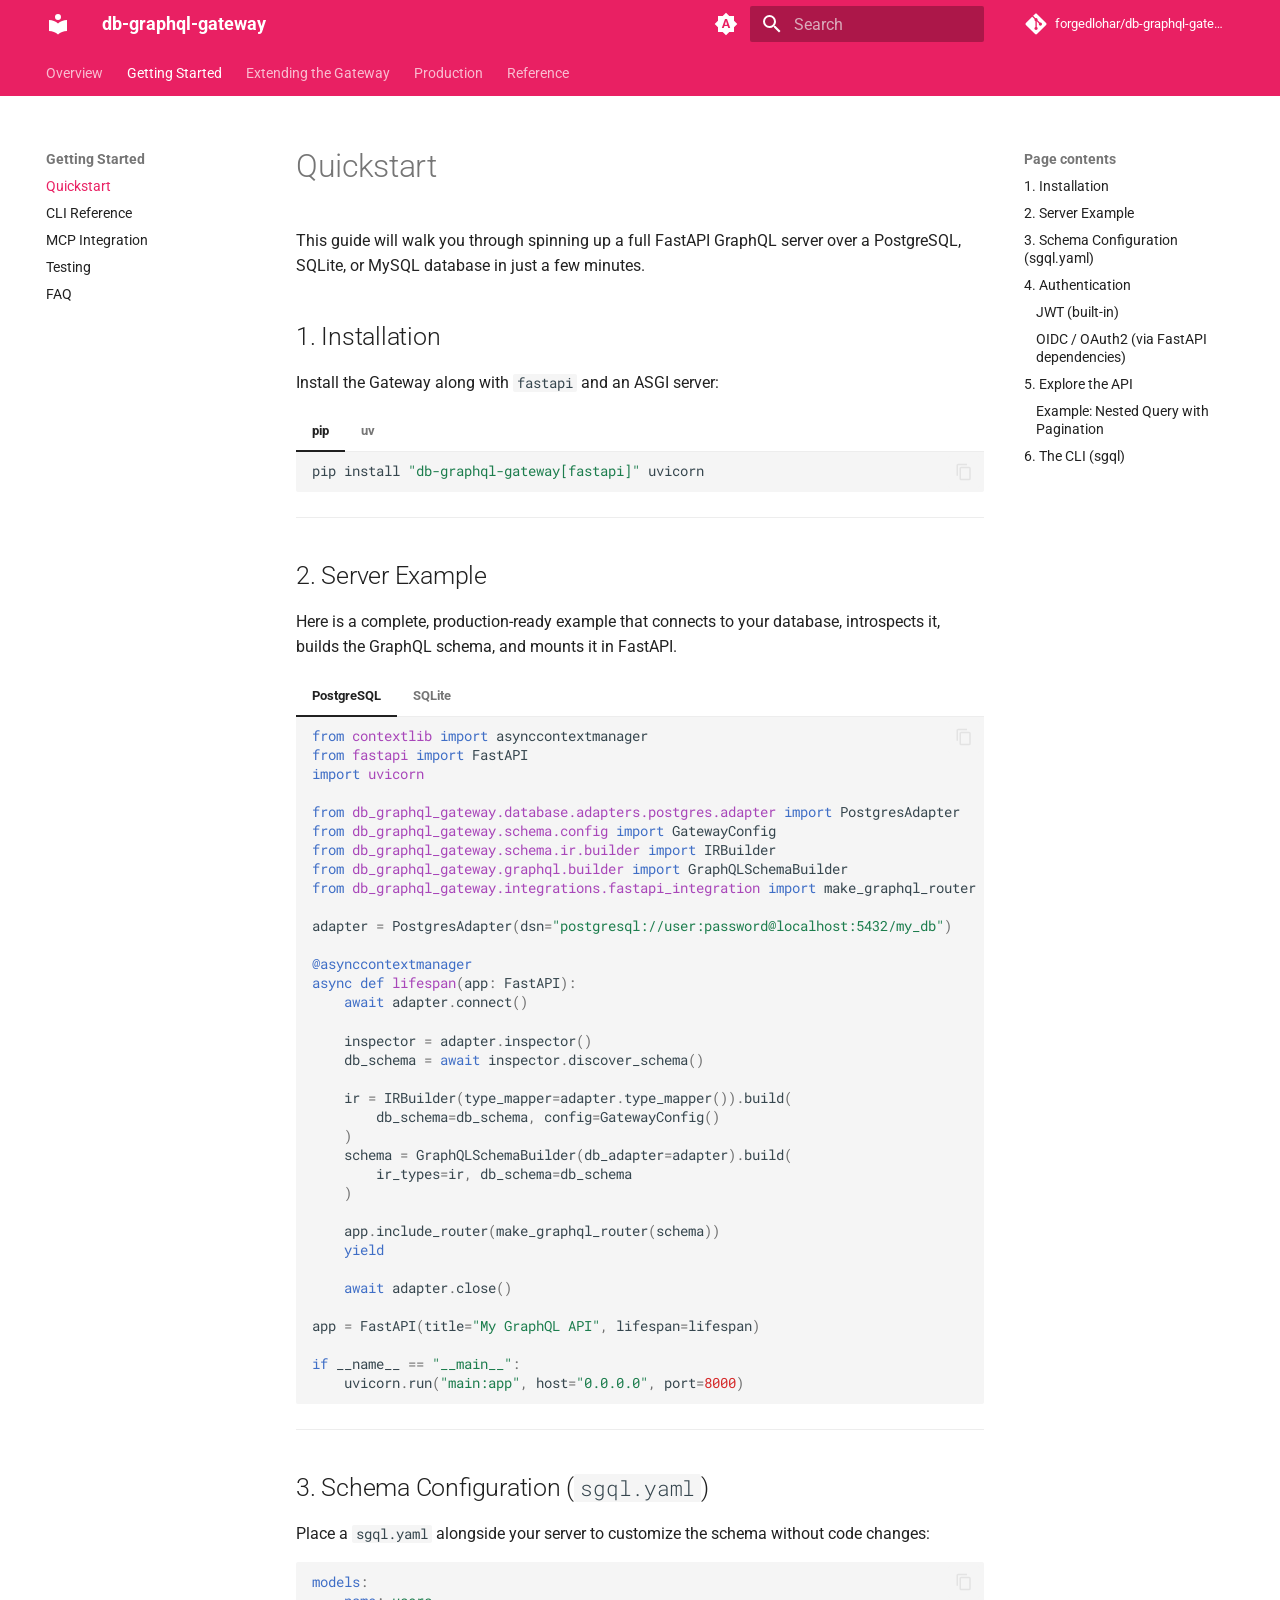
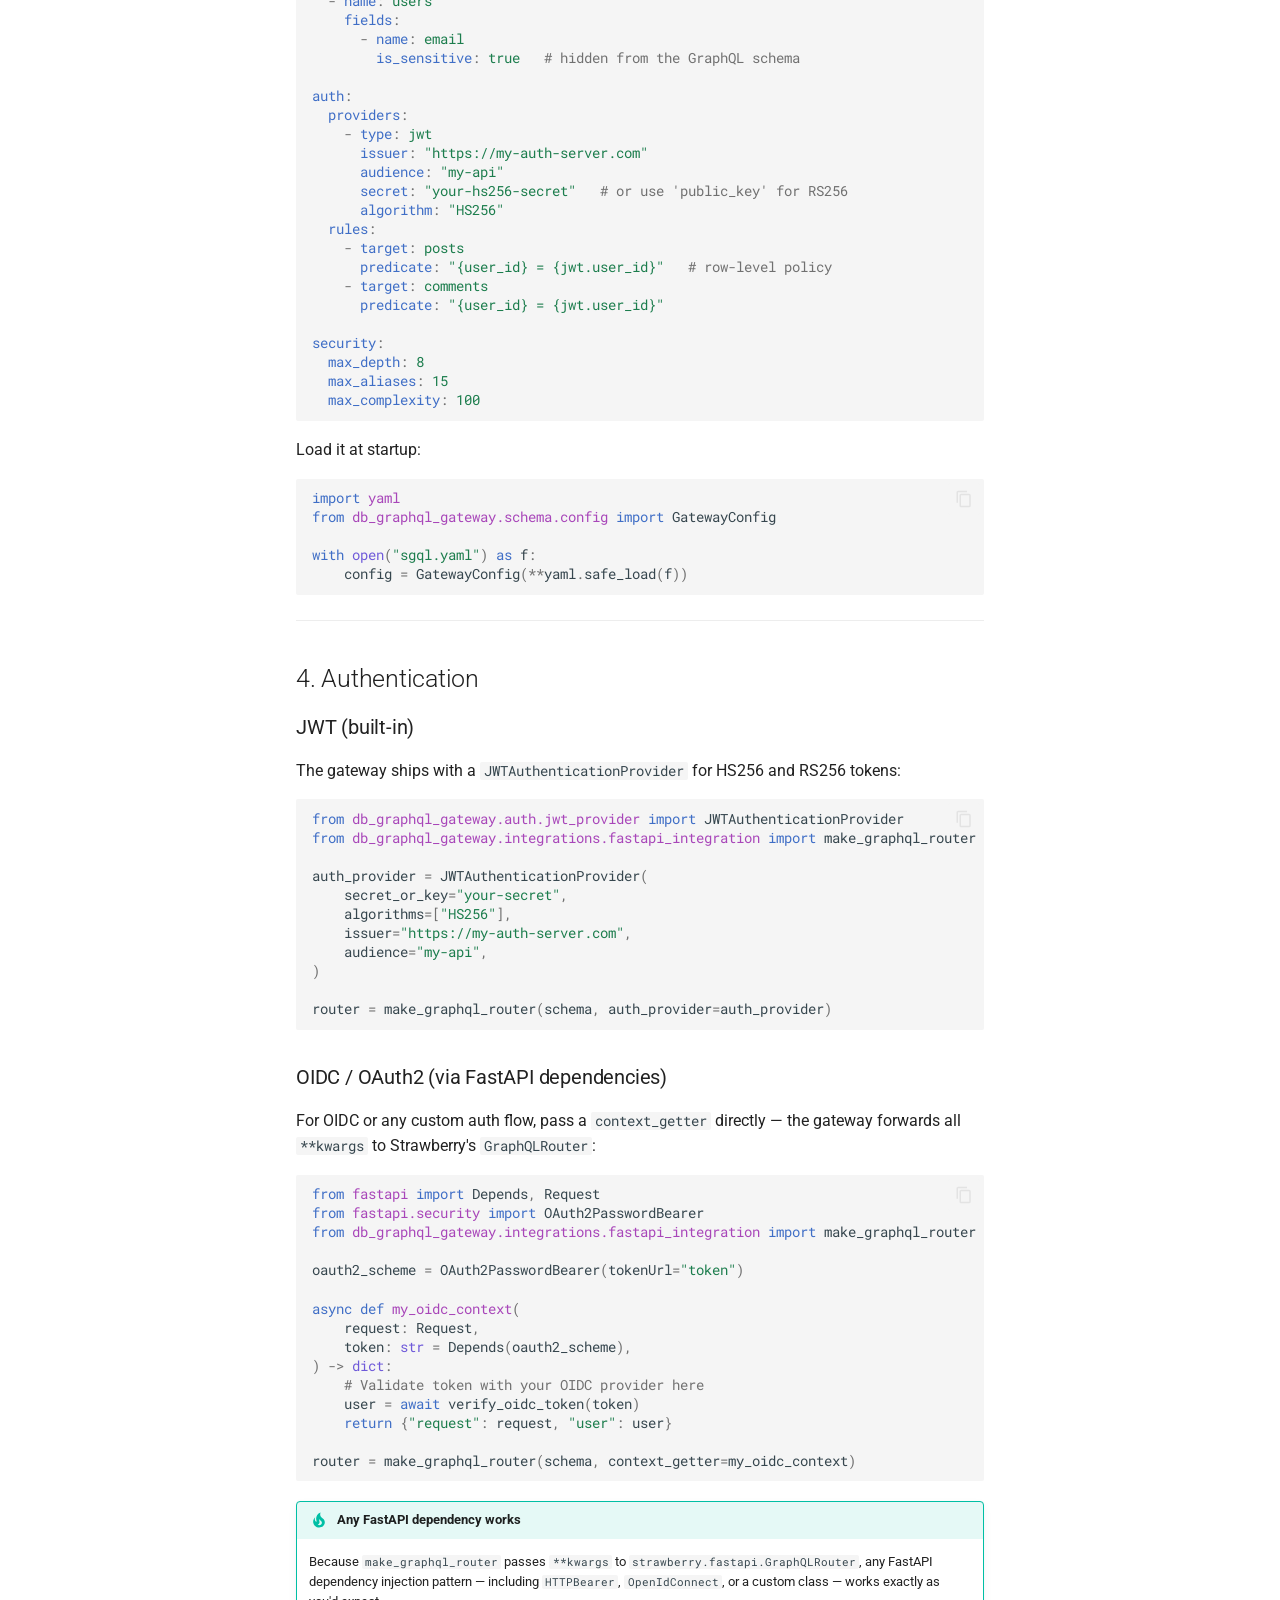
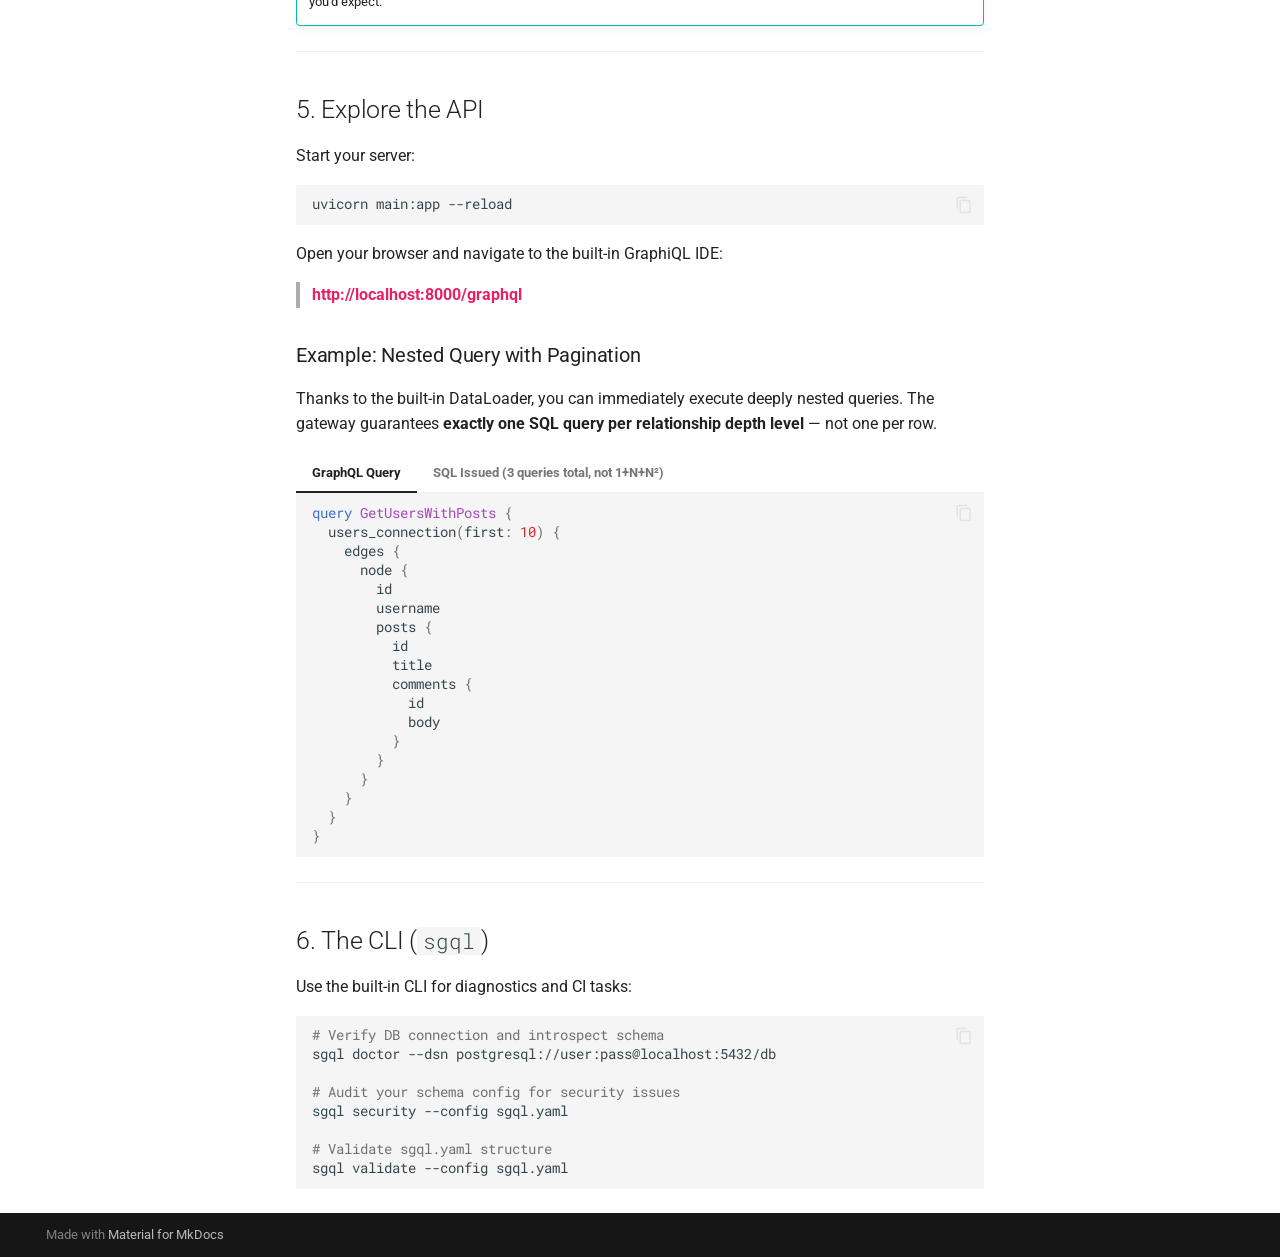
<file: quickstart/index.html>
<!doctype html>
<html lang="en" class="no-js">
  <head>
    
      <meta charset="utf-8">
      <meta name="viewport" content="width=device-width,initial-scale=1">
      
        <meta name="description" content="A database-agnostic GraphQL gateway that pushes authorization and filtering down to SQL.">
      
      
      
        <link rel="canonical" href="https://forgedlohar.github.io/db-graphql-gateway/quickstart/">
      
      
        <link rel="prev" href="../ARCHITECTURE/">
      
      
        <link rel="next" href="../cli/">
      
      
        
      
      
      <link rel="icon" href="../assets/images/favicon.png">
      <meta name="generator" content="mkdocs-1.6.1, mkdocs-material-9.7.7">
    
    
      
        <title>Quickstart - db-graphql-gateway</title>
      
    
    
      <link rel="stylesheet" href="../assets/stylesheets/main.ec1eaa64.min.css">
      
        
        <link rel="stylesheet" href="../assets/stylesheets/palette.ab4e12ef.min.css">
      
      


    
    
      
    
    
      
        
        
        <link rel="preconnect" href="https://fonts.gstatic.com" crossorigin>
        <link rel="stylesheet" href="https://fonts.googleapis.com/css?family=Roboto:300,300i,400,400i,700,700i%7CRoboto+Mono:400,400i,700,700i&display=fallback">
        <style>:root{--md-text-font:"Roboto";--md-code-font:"Roboto Mono"}</style>
      
    
    
    <script>__md_scope=new URL("..",location),__md_hash=e=>[...e].reduce(((e,_)=>(e<<5)-e+_.charCodeAt(0)),0),__md_get=(e,_=localStorage,t=__md_scope)=>JSON.parse(_.getItem(t.pathname+"."+e)),__md_set=(e,_,t=localStorage,a=__md_scope)=>{try{t.setItem(a.pathname+"."+e,JSON.stringify(_))}catch(e){}}</script>
    
      

    
    
  </head>
  
  
    
    
      
    
    
    
    
    <body dir="ltr" data-md-color-scheme="default" data-md-color-primary="pink" data-md-color-accent="pink">
  
    
    <input class="md-toggle" data-md-toggle="drawer" type="checkbox" id="__drawer" autocomplete="off">
    <input class="md-toggle" data-md-toggle="search" type="checkbox" id="__search" autocomplete="off">
    <label class="md-overlay" for="__drawer"></label>
    <div data-md-component="skip">
      
        
        <a href="#quickstart" class="md-skip">
          Skip to content
        </a>
      
    </div>
    <div data-md-component="announce">
      
    </div>
    
    
      

<header class="md-header" data-md-component="header">
  <nav class="md-header__inner md-grid" aria-label="Header">
    <a href=".." title="db-graphql-gateway" class="md-header__button md-logo" aria-label="db-graphql-gateway" data-md-component="logo">
      
  
  <svg xmlns="http://www.w3.org/2000/svg" viewBox="0 0 24 24"><path d="M12 8a3 3 0 0 0 3-3 3 3 0 0 0-3-3 3 3 0 0 0-3 3 3 3 0 0 0 3 3m0 3.54C9.64 9.35 6.5 8 3 8v11c3.5 0 6.64 1.35 9 3.54 2.36-2.19 5.5-3.54 9-3.54V8c-3.5 0-6.64 1.35-9 3.54"/></svg>

    </a>
    <label class="md-header__button md-icon" for="__drawer">
      
      <svg xmlns="http://www.w3.org/2000/svg" viewBox="0 0 24 24"><path d="M3 6h18v2H3zm0 5h18v2H3zm0 5h18v2H3z"/></svg>
    </label>
    <div class="md-header__title" data-md-component="header-title">
      <div class="md-header__ellipsis">
        <div class="md-header__topic">
          <span class="md-ellipsis">
            db-graphql-gateway
          </span>
        </div>
        <div class="md-header__topic" data-md-component="header-topic">
          <span class="md-ellipsis">
            
              Quickstart
            
          </span>
        </div>
      </div>
    </div>
    
      
        <form class="md-header__option" data-md-component="palette">
  
    
    
    
    <input class="md-option" data-md-color-media="(prefers-color-scheme)" data-md-color-scheme="default" data-md-color-primary="pink" data-md-color-accent="pink"  aria-label="Switch to light mode"  type="radio" name="__palette" id="__palette_0">
    
      <label class="md-header__button md-icon" title="Switch to light mode" for="__palette_1" hidden>
        <svg xmlns="http://www.w3.org/2000/svg" viewBox="0 0 24 24"><path d="m14.3 16-.7-2h-3.2l-.7 2H7.8L11 7h2l3.2 9zM20 8.69V4h-4.69L12 .69 8.69 4H4v4.69L.69 12 4 15.31V20h4.69L12 23.31 15.31 20H20v-4.69L23.31 12zm-9.15 3.96h2.3L12 9z"/></svg>
      </label>
    
  
    
    
    
    <input class="md-option" data-md-color-media="(prefers-color-scheme: light)" data-md-color-scheme="default" data-md-color-primary="pink" data-md-color-accent="pink"  aria-label="Switch to dark mode"  type="radio" name="__palette" id="__palette_1">
    
      <label class="md-header__button md-icon" title="Switch to dark mode" for="__palette_2" hidden>
        <svg xmlns="http://www.w3.org/2000/svg" viewBox="0 0 24 24"><path d="M12 8a4 4 0 0 0-4 4 4 4 0 0 0 4 4 4 4 0 0 0 4-4 4 4 0 0 0-4-4m0 10a6 6 0 0 1-6-6 6 6 0 0 1 6-6 6 6 0 0 1 6 6 6 6 0 0 1-6 6m8-9.31V4h-4.69L12 .69 8.69 4H4v4.69L.69 12 4 15.31V20h4.69L12 23.31 15.31 20H20v-4.69L23.31 12z"/></svg>
      </label>
    
  
    
    
    
    <input class="md-option" data-md-color-media="(prefers-color-scheme: dark)" data-md-color-scheme="slate" data-md-color-primary="pink" data-md-color-accent="pink"  aria-label="Switch to system preference"  type="radio" name="__palette" id="__palette_2">
    
      <label class="md-header__button md-icon" title="Switch to system preference" for="__palette_0" hidden>
        <svg xmlns="http://www.w3.org/2000/svg" viewBox="0 0 24 24"><path d="M12 18c-.89 0-1.74-.2-2.5-.55C11.56 16.5 13 14.42 13 12s-1.44-4.5-3.5-5.45C10.26 6.2 11.11 6 12 6a6 6 0 0 1 6 6 6 6 0 0 1-6 6m8-9.31V4h-4.69L12 .69 8.69 4H4v4.69L.69 12 4 15.31V20h4.69L12 23.31 15.31 20H20v-4.69L23.31 12z"/></svg>
      </label>
    
  
</form>
      
    
    
      <script>var palette=__md_get("__palette");if(palette&&palette.color){if("(prefers-color-scheme)"===palette.color.media){var media=matchMedia("(prefers-color-scheme: light)"),input=document.querySelector(media.matches?"[data-md-color-media='(prefers-color-scheme: light)']":"[data-md-color-media='(prefers-color-scheme: dark)']");palette.color.media=input.getAttribute("data-md-color-media"),palette.color.scheme=input.getAttribute("data-md-color-scheme"),palette.color.primary=input.getAttribute("data-md-color-primary"),palette.color.accent=input.getAttribute("data-md-color-accent")}for(var[key,value]of Object.entries(palette.color))document.body.setAttribute("data-md-color-"+key,value)}</script>
    
    
    
      
      
        <label class="md-header__button md-icon" for="__search">
          
          <svg xmlns="http://www.w3.org/2000/svg" viewBox="0 0 24 24"><path d="M9.5 3A6.5 6.5 0 0 1 16 9.5c0 1.61-.59 3.09-1.56 4.23l.27.27h.79l5 5-1.5 1.5-5-5v-.79l-.27-.27A6.52 6.52 0 0 1 9.5 16 6.5 6.5 0 0 1 3 9.5 6.5 6.5 0 0 1 9.5 3m0 2C7 5 5 7 5 9.5S7 14 9.5 14 14 12 14 9.5 12 5 9.5 5"/></svg>
        </label>
        <div class="md-search" data-md-component="search" role="dialog">
  <label class="md-search__overlay" for="__search"></label>
  <div class="md-search__inner" role="search">
    <form class="md-search__form" name="search">
      <input type="text" class="md-search__input" name="query" aria-label="Search" placeholder="Search" autocapitalize="off" autocorrect="off" autocomplete="off" spellcheck="false" data-md-component="search-query" required>
      <label class="md-search__icon md-icon" for="__search">
        
        <svg xmlns="http://www.w3.org/2000/svg" viewBox="0 0 24 24"><path d="M9.5 3A6.5 6.5 0 0 1 16 9.5c0 1.61-.59 3.09-1.56 4.23l.27.27h.79l5 5-1.5 1.5-5-5v-.79l-.27-.27A6.52 6.52 0 0 1 9.5 16 6.5 6.5 0 0 1 3 9.5 6.5 6.5 0 0 1 9.5 3m0 2C7 5 5 7 5 9.5S7 14 9.5 14 14 12 14 9.5 12 5 9.5 5"/></svg>
        
        <svg xmlns="http://www.w3.org/2000/svg" viewBox="0 0 24 24"><path d="M20 11v2H8l5.5 5.5-1.42 1.42L4.16 12l7.92-7.92L13.5 5.5 8 11z"/></svg>
      </label>
      <nav class="md-search__options" aria-label="Search">
        
        <button type="reset" class="md-search__icon md-icon" title="Clear" aria-label="Clear" tabindex="-1">
          
          <svg xmlns="http://www.w3.org/2000/svg" viewBox="0 0 24 24"><path d="M19 6.41 17.59 5 12 10.59 6.41 5 5 6.41 10.59 12 5 17.59 6.41 19 12 13.41 17.59 19 19 17.59 13.41 12z"/></svg>
        </button>
      </nav>
      
        <div class="md-search__suggest" data-md-component="search-suggest"></div>
      
    </form>
    <div class="md-search__output">
      <div class="md-search__scrollwrap" tabindex="0" data-md-scrollfix>
        <div class="md-search-result" data-md-component="search-result">
          <div class="md-search-result__meta">
            Initializing search
          </div>
          <ol class="md-search-result__list" role="presentation"></ol>
        </div>
      </div>
    </div>
  </div>
</div>
      
    
    
      <div class="md-header__source">
        <a href="https://github.com/forgedlohar/db-graphql-gateway" title="Go to repository" class="md-source" data-md-component="source">
  <div class="md-source__icon md-icon">
    
    <svg xmlns="http://www.w3.org/2000/svg" viewBox="0 0 448 512"><!--! Font Awesome Free 7.1.0 by @fontawesome - https://fontawesome.com License - https://fontawesome.com/license/free (Icons: CC BY 4.0, Fonts: SIL OFL 1.1, Code: MIT License) Copyright 2025 Fonticons, Inc.--><path d="M439.6 236.1 244 40.5c-5.4-5.5-12.8-8.5-20.4-8.5s-15 3-20.4 8.4L162.5 81l51.5 51.5c27.1-9.1 52.7 16.8 43.4 43.7l49.7 49.7c34.2-11.8 61.2 31 35.5 56.7-26.5 26.5-70.2-2.9-56-37.3L240.3 199v121.9c25.3 12.5 22.3 41.8 9.1 55-6.4 6.4-15.2 10.1-24.3 10.1s-17.8-3.6-24.3-10.1c-17.6-17.6-11.1-46.9 11.2-56v-123c-20.8-8.5-24.6-30.7-18.6-45L142.6 101 8.5 235.1C3 240.6 0 247.9 0 255.5s3 15 8.5 20.4l195.6 195.7c5.4 5.4 12.7 8.4 20.4 8.4s15-3 20.4-8.4l194.7-194.7c5.4-5.4 8.4-12.8 8.4-20.4s-3-15-8.4-20.4"/></svg>
  </div>
  <div class="md-source__repository">
    forgedlohar/db-graphql-gateway
  </div>
</a>
      </div>
    
  </nav>
  
</header>
    
    <div class="md-container" data-md-component="container">
      
      
        
          
            
<nav class="md-tabs" aria-label="Tabs" data-md-component="tabs">
  <div class="md-grid">
    <ul class="md-tabs__list">
      
        
  
  
  
  
    
    
      <li class="md-tabs__item">
        <a href=".." class="md-tabs__link">
          
  
  
  Overview

        </a>
      </li>
    
  

      
        
  
  
  
    
  
  
    
    
      <li class="md-tabs__item md-tabs__item--active">
        <a href="./" class="md-tabs__link">
          
  
  
  Getting Started

        </a>
      </li>
    
  

      
        
  
  
  
  
    
    
      <li class="md-tabs__item">
        <a href="../CONTRIBUTING_ADAPTER/" class="md-tabs__link">
          
  
  
  Extending the Gateway

        </a>
      </li>
    
  

      
        
  
  
  
  
    
    
      <li class="md-tabs__item">
        <a href="../SECURITY/" class="md-tabs__link">
          
  
  
  Production

        </a>
      </li>
    
  

      
        
  
  
  
  
    
    
      <li class="md-tabs__item">
        <a href="../CHANGELOG/" class="md-tabs__link">
          
  
  
  Reference

        </a>
      </li>
    
  

      
    </ul>
  </div>
</nav>
          
        
      
      <main class="md-main" data-md-component="main">
        <div class="md-main__inner md-grid">
          
            
              
              <div class="md-sidebar md-sidebar--primary" data-md-component="sidebar" data-md-type="navigation" >
                <div class="md-sidebar__scrollwrap">
                  <div class="md-sidebar__inner">
                    


  


<nav class="md-nav md-nav--primary md-nav--lifted" aria-label="Navigation" data-md-level="0">
  <label class="md-nav__title" for="__drawer">
    <a href=".." title="db-graphql-gateway" class="md-nav__button md-logo" aria-label="db-graphql-gateway" data-md-component="logo">
      
  
  <svg xmlns="http://www.w3.org/2000/svg" viewBox="0 0 24 24"><path d="M12 8a3 3 0 0 0 3-3 3 3 0 0 0-3-3 3 3 0 0 0-3 3 3 3 0 0 0 3 3m0 3.54C9.64 9.35 6.5 8 3 8v11c3.5 0 6.64 1.35 9 3.54 2.36-2.19 5.5-3.54 9-3.54V8c-3.5 0-6.64 1.35-9 3.54"/></svg>

    </a>
    db-graphql-gateway
  </label>
  
    <div class="md-nav__source">
      <a href="https://github.com/forgedlohar/db-graphql-gateway" title="Go to repository" class="md-source" data-md-component="source">
  <div class="md-source__icon md-icon">
    
    <svg xmlns="http://www.w3.org/2000/svg" viewBox="0 0 448 512"><!--! Font Awesome Free 7.1.0 by @fontawesome - https://fontawesome.com License - https://fontawesome.com/license/free (Icons: CC BY 4.0, Fonts: SIL OFL 1.1, Code: MIT License) Copyright 2025 Fonticons, Inc.--><path d="M439.6 236.1 244 40.5c-5.4-5.5-12.8-8.5-20.4-8.5s-15 3-20.4 8.4L162.5 81l51.5 51.5c27.1-9.1 52.7 16.8 43.4 43.7l49.7 49.7c34.2-11.8 61.2 31 35.5 56.7-26.5 26.5-70.2-2.9-56-37.3L240.3 199v121.9c25.3 12.5 22.3 41.8 9.1 55-6.4 6.4-15.2 10.1-24.3 10.1s-17.8-3.6-24.3-10.1c-17.6-17.6-11.1-46.9 11.2-56v-123c-20.8-8.5-24.6-30.7-18.6-45L142.6 101 8.5 235.1C3 240.6 0 247.9 0 255.5s3 15 8.5 20.4l195.6 195.7c5.4 5.4 12.7 8.4 20.4 8.4s15-3 20.4-8.4l194.7-194.7c5.4-5.4 8.4-12.8 8.4-20.4s-3-15-8.4-20.4"/></svg>
  </div>
  <div class="md-source__repository">
    forgedlohar/db-graphql-gateway
  </div>
</a>
    </div>
  
  <ul class="md-nav__list" data-md-scrollfix>
    
      
      
  
  
  
  
    
    
    
    
      
      
        
      
    
    
    <li class="md-nav__item md-nav__item--nested">
      
        
        
        <input class="md-nav__toggle md-toggle " type="checkbox" id="__nav_1" >
        
          
          <label class="md-nav__link" for="__nav_1" id="__nav_1_label" tabindex="0">
            
  
  
  <span class="md-ellipsis">
    
  
    Overview
  

    
  </span>
  
  

            <span class="md-nav__icon md-icon"></span>
          </label>
        
        <nav class="md-nav" data-md-level="1" aria-labelledby="__nav_1_label" aria-expanded="false">
          <label class="md-nav__title" for="__nav_1">
            <span class="md-nav__icon md-icon"></span>
            
  
    Overview
  

          </label>
          <ul class="md-nav__list" data-md-scrollfix>
            
              
                
  
  
  
  
    <li class="md-nav__item">
      <a href=".." class="md-nav__link">
        
  
  
  <span class="md-ellipsis">
    
  
    Introduction
  

    
  </span>
  
  

      </a>
    </li>
  

              
            
              
                
  
  
  
  
    <li class="md-nav__item">
      <a href="../comparison/" class="md-nav__link">
        
  
  
  <span class="md-ellipsis">
    
  
    Comparison
  

    
  </span>
  
  

      </a>
    </li>
  

              
            
              
                
  
  
  
  
    <li class="md-nav__item">
      <a href="../ARCHITECTURE/" class="md-nav__link">
        
  
  
  <span class="md-ellipsis">
    
  
    Architecture
  

    
  </span>
  
  

      </a>
    </li>
  

              
            
          </ul>
        </nav>
      
    </li>
  

    
      
      
  
  
    
  
  
  
    
    
    
    
      
        
        
      
      
        
      
    
    
    <li class="md-nav__item md-nav__item--active md-nav__item--section md-nav__item--nested">
      
        
        
        <input class="md-nav__toggle md-toggle " type="checkbox" id="__nav_2" checked>
        
          
          <label class="md-nav__link" for="__nav_2" id="__nav_2_label" tabindex="">
            
  
  
  <span class="md-ellipsis">
    
  
    Getting Started
  

    
  </span>
  
  

            <span class="md-nav__icon md-icon"></span>
          </label>
        
        <nav class="md-nav" data-md-level="1" aria-labelledby="__nav_2_label" aria-expanded="true">
          <label class="md-nav__title" for="__nav_2">
            <span class="md-nav__icon md-icon"></span>
            
  
    Getting Started
  

          </label>
          <ul class="md-nav__list" data-md-scrollfix>
            
              
                
  
  
    
  
  
  
    <li class="md-nav__item md-nav__item--active">
      
      <input class="md-nav__toggle md-toggle" type="checkbox" id="__toc">
      
      
        
      
      
        <label class="md-nav__link md-nav__link--active" for="__toc">
          
  
  
  <span class="md-ellipsis">
    
  
    Quickstart
  

    
  </span>
  
  

          <span class="md-nav__icon md-icon"></span>
        </label>
      
      <a href="./" class="md-nav__link md-nav__link--active">
        
  
  
  <span class="md-ellipsis">
    
  
    Quickstart
  

    
  </span>
  
  

      </a>
      
        

  

<nav class="md-nav md-nav--secondary" aria-label="Page contents">
  
  
  
    
  
  
    <label class="md-nav__title" for="__toc">
      <span class="md-nav__icon md-icon"></span>
      Page contents
    </label>
    <ul class="md-nav__list" data-md-component="toc" data-md-scrollfix>
      
        <li class="md-nav__item">
  <a href="#1-installation" class="md-nav__link">
    <span class="md-ellipsis">
      
        1. Installation
      
    </span>
  </a>
  
</li>
      
        <li class="md-nav__item">
  <a href="#2-server-example" class="md-nav__link">
    <span class="md-ellipsis">
      
        2. Server Example
      
    </span>
  </a>
  
</li>
      
        <li class="md-nav__item">
  <a href="#3-schema-configuration-sgqlyaml" class="md-nav__link">
    <span class="md-ellipsis">
      
        3. Schema Configuration (sgql.yaml)
      
    </span>
  </a>
  
</li>
      
        <li class="md-nav__item">
  <a href="#4-authentication" class="md-nav__link">
    <span class="md-ellipsis">
      
        4. Authentication
      
    </span>
  </a>
  
    <nav class="md-nav" aria-label="4. Authentication">
      <ul class="md-nav__list">
        
          <li class="md-nav__item">
  <a href="#jwt-built-in" class="md-nav__link">
    <span class="md-ellipsis">
      
        JWT (built-in)
      
    </span>
  </a>
  
</li>
        
          <li class="md-nav__item">
  <a href="#oidc-oauth2-via-fastapi-dependencies" class="md-nav__link">
    <span class="md-ellipsis">
      
        OIDC / OAuth2 (via FastAPI dependencies)
      
    </span>
  </a>
  
</li>
        
      </ul>
    </nav>
  
</li>
      
        <li class="md-nav__item">
  <a href="#5-explore-the-api" class="md-nav__link">
    <span class="md-ellipsis">
      
        5. Explore the API
      
    </span>
  </a>
  
    <nav class="md-nav" aria-label="5. Explore the API">
      <ul class="md-nav__list">
        
          <li class="md-nav__item">
  <a href="#example-nested-query-with-pagination" class="md-nav__link">
    <span class="md-ellipsis">
      
        Example: Nested Query with Pagination
      
    </span>
  </a>
  
</li>
        
      </ul>
    </nav>
  
</li>
      
        <li class="md-nav__item">
  <a href="#6-the-cli-sgql" class="md-nav__link">
    <span class="md-ellipsis">
      
        6. The CLI (sgql)
      
    </span>
  </a>
  
</li>
      
    </ul>
  
</nav>
      
    </li>
  

              
            
              
                
  
  
  
  
    <li class="md-nav__item">
      <a href="../cli/" class="md-nav__link">
        
  
  
  <span class="md-ellipsis">
    
  
    CLI Reference
  

    
  </span>
  
  

      </a>
    </li>
  

              
            
              
                
  
  
  
  
    <li class="md-nav__item">
      <a href="../mcp/" class="md-nav__link">
        
  
  
  <span class="md-ellipsis">
    
  
    MCP Integration
  

    
  </span>
  
  

      </a>
    </li>
  

              
            
              
                
  
  
  
  
    <li class="md-nav__item">
      <a href="../testing/" class="md-nav__link">
        
  
  
  <span class="md-ellipsis">
    
  
    Testing
  

    
  </span>
  
  

      </a>
    </li>
  

              
            
              
                
  
  
  
  
    <li class="md-nav__item">
      <a href="../FAQ/" class="md-nav__link">
        
  
  
  <span class="md-ellipsis">
    
  
    FAQ
  

    
  </span>
  
  

      </a>
    </li>
  

              
            
          </ul>
        </nav>
      
    </li>
  

    
      
      
  
  
  
  
    
    
    
    
      
      
        
      
    
    
    <li class="md-nav__item md-nav__item--nested">
      
        
        
        <input class="md-nav__toggle md-toggle " type="checkbox" id="__nav_3" >
        
          
          <label class="md-nav__link" for="__nav_3" id="__nav_3_label" tabindex="0">
            
  
  
  <span class="md-ellipsis">
    
  
    Extending the Gateway
  

    
  </span>
  
  

            <span class="md-nav__icon md-icon"></span>
          </label>
        
        <nav class="md-nav" data-md-level="1" aria-labelledby="__nav_3_label" aria-expanded="false">
          <label class="md-nav__title" for="__nav_3">
            <span class="md-nav__icon md-icon"></span>
            
  
    Extending the Gateway
  

          </label>
          <ul class="md-nav__list" data-md-scrollfix>
            
              
                
  
  
  
  
    <li class="md-nav__item">
      <a href="../CONTRIBUTING_ADAPTER/" class="md-nav__link">
        
  
  
  <span class="md-ellipsis">
    
  
    Adapter Development
  

    
  </span>
  
  

      </a>
    </li>
  

              
            
          </ul>
        </nav>
      
    </li>
  

    
      
      
  
  
  
  
    
    
    
    
      
      
        
      
    
    
    <li class="md-nav__item md-nav__item--nested">
      
        
        
        <input class="md-nav__toggle md-toggle " type="checkbox" id="__nav_4" >
        
          
          <label class="md-nav__link" for="__nav_4" id="__nav_4_label" tabindex="0">
            
  
  
  <span class="md-ellipsis">
    
  
    Production
  

    
  </span>
  
  

            <span class="md-nav__icon md-icon"></span>
          </label>
        
        <nav class="md-nav" data-md-level="1" aria-labelledby="__nav_4_label" aria-expanded="false">
          <label class="md-nav__title" for="__nav_4">
            <span class="md-nav__icon md-icon"></span>
            
  
    Production
  

          </label>
          <ul class="md-nav__list" data-md-scrollfix>
            
              
                
  
  
  
  
    <li class="md-nav__item">
      <a href="../SECURITY/" class="md-nav__link">
        
  
  
  <span class="md-ellipsis">
    
  
    Security
  

    
  </span>
  
  

      </a>
    </li>
  

              
            
              
                
  
  
  
  
    <li class="md-nav__item">
      <a href="../BENCHMARKS/" class="md-nav__link">
        
  
  
  <span class="md-ellipsis">
    
  
    Performance & Benchmarks
  

    
  </span>
  
  

      </a>
    </li>
  

              
            
          </ul>
        </nav>
      
    </li>
  

    
      
      
  
  
  
  
    
    
    
    
      
      
        
      
    
    
    <li class="md-nav__item md-nav__item--nested">
      
        
        
        <input class="md-nav__toggle md-toggle " type="checkbox" id="__nav_5" >
        
          
          <label class="md-nav__link" for="__nav_5" id="__nav_5_label" tabindex="0">
            
  
  
  <span class="md-ellipsis">
    
  
    Reference
  

    
  </span>
  
  

            <span class="md-nav__icon md-icon"></span>
          </label>
        
        <nav class="md-nav" data-md-level="1" aria-labelledby="__nav_5_label" aria-expanded="false">
          <label class="md-nav__title" for="__nav_5">
            <span class="md-nav__icon md-icon"></span>
            
  
    Reference
  

          </label>
          <ul class="md-nav__list" data-md-scrollfix>
            
              
                
  
  
  
  
    <li class="md-nav__item">
      <a href="../CHANGELOG/" class="md-nav__link">
        
  
  
  <span class="md-ellipsis">
    
  
    Changelog
  

    
  </span>
  
  

      </a>
    </li>
  

              
            
          </ul>
        </nav>
      
    </li>
  

    
  </ul>
</nav>
                  </div>
                </div>
              </div>
            
            
              
              <div class="md-sidebar md-sidebar--secondary" data-md-component="sidebar" data-md-type="toc" >
                <div class="md-sidebar__scrollwrap">
                  <div class="md-sidebar__inner">
                    

  

<nav class="md-nav md-nav--secondary" aria-label="Page contents">
  
  
  
    
  
  
    <label class="md-nav__title" for="__toc">
      <span class="md-nav__icon md-icon"></span>
      Page contents
    </label>
    <ul class="md-nav__list" data-md-component="toc" data-md-scrollfix>
      
        <li class="md-nav__item">
  <a href="#1-installation" class="md-nav__link">
    <span class="md-ellipsis">
      
        1. Installation
      
    </span>
  </a>
  
</li>
      
        <li class="md-nav__item">
  <a href="#2-server-example" class="md-nav__link">
    <span class="md-ellipsis">
      
        2. Server Example
      
    </span>
  </a>
  
</li>
      
        <li class="md-nav__item">
  <a href="#3-schema-configuration-sgqlyaml" class="md-nav__link">
    <span class="md-ellipsis">
      
        3. Schema Configuration (sgql.yaml)
      
    </span>
  </a>
  
</li>
      
        <li class="md-nav__item">
  <a href="#4-authentication" class="md-nav__link">
    <span class="md-ellipsis">
      
        4. Authentication
      
    </span>
  </a>
  
    <nav class="md-nav" aria-label="4. Authentication">
      <ul class="md-nav__list">
        
          <li class="md-nav__item">
  <a href="#jwt-built-in" class="md-nav__link">
    <span class="md-ellipsis">
      
        JWT (built-in)
      
    </span>
  </a>
  
</li>
        
          <li class="md-nav__item">
  <a href="#oidc-oauth2-via-fastapi-dependencies" class="md-nav__link">
    <span class="md-ellipsis">
      
        OIDC / OAuth2 (via FastAPI dependencies)
      
    </span>
  </a>
  
</li>
        
      </ul>
    </nav>
  
</li>
      
        <li class="md-nav__item">
  <a href="#5-explore-the-api" class="md-nav__link">
    <span class="md-ellipsis">
      
        5. Explore the API
      
    </span>
  </a>
  
    <nav class="md-nav" aria-label="5. Explore the API">
      <ul class="md-nav__list">
        
          <li class="md-nav__item">
  <a href="#example-nested-query-with-pagination" class="md-nav__link">
    <span class="md-ellipsis">
      
        Example: Nested Query with Pagination
      
    </span>
  </a>
  
</li>
        
      </ul>
    </nav>
  
</li>
      
        <li class="md-nav__item">
  <a href="#6-the-cli-sgql" class="md-nav__link">
    <span class="md-ellipsis">
      
        6. The CLI (sgql)
      
    </span>
  </a>
  
</li>
      
    </ul>
  
</nav>
                  </div>
                </div>
              </div>
            
          
          
            <div class="md-content" data-md-component="content">
              
                




              
              <article class="md-content__inner md-typeset">
                
                  


  
  


<h1 id="quickstart">Quickstart<a class="headerlink" href="#quickstart" title="Permanent link">&para;</a></h1>
<p>This guide will walk you through spinning up a full FastAPI GraphQL server over a PostgreSQL, SQLite, or MySQL database in just a few minutes.</p>
<h2 id="1-installation">1. Installation<a class="headerlink" href="#1-installation" title="Permanent link">&para;</a></h2>
<p>Install the Gateway along with <code>fastapi</code> and an ASGI server:</p>
<div class="tabbed-set tabbed-alternate" data-tabs="1:2"><input checked="checked" id="__tabbed_1_1" name="__tabbed_1" type="radio" /><input id="__tabbed_1_2" name="__tabbed_1" type="radio" /><div class="tabbed-labels"><label for="__tabbed_1_1">pip</label><label for="__tabbed_1_2">uv</label></div>
<div class="tabbed-content">
<div class="tabbed-block">
<div class="language-bash highlight"><pre><span></span><code>pip<span class="w"> </span>install<span class="w"> </span><span class="s2">"db-graphql-gateway[fastapi]"</span><span class="w"> </span>uvicorn
</code></pre></div>
</div>
<div class="tabbed-block">
<div class="language-bash highlight"><pre><span></span><code>uv<span class="w"> </span>add<span class="w"> </span><span class="s2">"db-graphql-gateway[fastapi]"</span><span class="w"> </span>uvicorn
</code></pre></div>
</div>
</div>
</div>
<hr />
<h2 id="2-server-example">2. Server Example<a class="headerlink" href="#2-server-example" title="Permanent link">&para;</a></h2>
<p>Here is a complete, production-ready example that connects to your database, introspects it, builds the GraphQL schema, and mounts it in FastAPI.</p>
<div class="tabbed-set tabbed-alternate" data-tabs="2:2"><input checked="checked" id="__tabbed_2_1" name="__tabbed_2" type="radio" /><input id="__tabbed_2_2" name="__tabbed_2" type="radio" /><div class="tabbed-labels"><label for="__tabbed_2_1">PostgreSQL</label><label for="__tabbed_2_2">SQLite</label></div>
<div class="tabbed-content">
<div class="tabbed-block">
<div class="language-python highlight"><pre><span></span><code><span class="kn">from</span><span class="w"> </span><span class="nn">contextlib</span><span class="w"> </span><span class="kn">import</span> <span class="n">asynccontextmanager</span>
<span class="kn">from</span><span class="w"> </span><span class="nn">fastapi</span><span class="w"> </span><span class="kn">import</span> <span class="n">FastAPI</span>
<span class="kn">import</span><span class="w"> </span><span class="nn">uvicorn</span>

<span class="kn">from</span><span class="w"> </span><span class="nn">db_graphql_gateway.database.adapters.postgres.adapter</span><span class="w"> </span><span class="kn">import</span> <span class="n">PostgresAdapter</span>
<span class="kn">from</span><span class="w"> </span><span class="nn">db_graphql_gateway.schema.config</span><span class="w"> </span><span class="kn">import</span> <span class="n">GatewayConfig</span>
<span class="kn">from</span><span class="w"> </span><span class="nn">db_graphql_gateway.schema.ir.builder</span><span class="w"> </span><span class="kn">import</span> <span class="n">IRBuilder</span>
<span class="kn">from</span><span class="w"> </span><span class="nn">db_graphql_gateway.graphql.builder</span><span class="w"> </span><span class="kn">import</span> <span class="n">GraphQLSchemaBuilder</span>
<span class="kn">from</span><span class="w"> </span><span class="nn">db_graphql_gateway.integrations.fastapi_integration</span><span class="w"> </span><span class="kn">import</span> <span class="n">make_graphql_router</span>

<span class="n">adapter</span> <span class="o">=</span> <span class="n">PostgresAdapter</span><span class="p">(</span><span class="n">dsn</span><span class="o">=</span><span class="s2">"postgresql://user:password@localhost:5432/my_db"</span><span class="p">)</span>

<span class="nd">@asynccontextmanager</span>
<span class="k">async</span> <span class="k">def</span><span class="w"> </span><span class="nf">lifespan</span><span class="p">(</span><span class="n">app</span><span class="p">:</span> <span class="n">FastAPI</span><span class="p">):</span>
    <span class="k">await</span> <span class="n">adapter</span><span class="o">.</span><span class="n">connect</span><span class="p">()</span>

    <span class="n">inspector</span> <span class="o">=</span> <span class="n">adapter</span><span class="o">.</span><span class="n">inspector</span><span class="p">()</span>
    <span class="n">db_schema</span> <span class="o">=</span> <span class="k">await</span> <span class="n">inspector</span><span class="o">.</span><span class="n">discover_schema</span><span class="p">()</span>

    <span class="n">ir</span> <span class="o">=</span> <span class="n">IRBuilder</span><span class="p">(</span><span class="n">type_mapper</span><span class="o">=</span><span class="n">adapter</span><span class="o">.</span><span class="n">type_mapper</span><span class="p">())</span><span class="o">.</span><span class="n">build</span><span class="p">(</span>
        <span class="n">db_schema</span><span class="o">=</span><span class="n">db_schema</span><span class="p">,</span> <span class="n">config</span><span class="o">=</span><span class="n">GatewayConfig</span><span class="p">()</span>
    <span class="p">)</span>
    <span class="n">schema</span> <span class="o">=</span> <span class="n">GraphQLSchemaBuilder</span><span class="p">(</span><span class="n">db_adapter</span><span class="o">=</span><span class="n">adapter</span><span class="p">)</span><span class="o">.</span><span class="n">build</span><span class="p">(</span>
        <span class="n">ir_types</span><span class="o">=</span><span class="n">ir</span><span class="p">,</span> <span class="n">db_schema</span><span class="o">=</span><span class="n">db_schema</span>
    <span class="p">)</span>

    <span class="n">app</span><span class="o">.</span><span class="n">include_router</span><span class="p">(</span><span class="n">make_graphql_router</span><span class="p">(</span><span class="n">schema</span><span class="p">))</span>
    <span class="k">yield</span>

    <span class="k">await</span> <span class="n">adapter</span><span class="o">.</span><span class="n">close</span><span class="p">()</span>

<span class="n">app</span> <span class="o">=</span> <span class="n">FastAPI</span><span class="p">(</span><span class="n">title</span><span class="o">=</span><span class="s2">"My GraphQL API"</span><span class="p">,</span> <span class="n">lifespan</span><span class="o">=</span><span class="n">lifespan</span><span class="p">)</span>

<span class="k">if</span> <span class="vm">__name__</span> <span class="o">==</span> <span class="s2">"__main__"</span><span class="p">:</span>
    <span class="n">uvicorn</span><span class="o">.</span><span class="n">run</span><span class="p">(</span><span class="s2">"main:app"</span><span class="p">,</span> <span class="n">host</span><span class="o">=</span><span class="s2">"0.0.0.0"</span><span class="p">,</span> <span class="n">port</span><span class="o">=</span><span class="mi">8000</span><span class="p">)</span>
</code></pre></div>
</div>
<div class="tabbed-block">
<div class="language-python highlight"><pre><span></span><code><span class="kn">from</span><span class="w"> </span><span class="nn">contextlib</span><span class="w"> </span><span class="kn">import</span> <span class="n">asynccontextmanager</span>
<span class="kn">from</span><span class="w"> </span><span class="nn">fastapi</span><span class="w"> </span><span class="kn">import</span> <span class="n">FastAPI</span>
<span class="kn">import</span><span class="w"> </span><span class="nn">uvicorn</span>

<span class="kn">from</span><span class="w"> </span><span class="nn">db_graphql_gateway.database.adapters.sqlite.adapter</span><span class="w"> </span><span class="kn">import</span> <span class="n">SQLiteAdapter</span>
<span class="kn">from</span><span class="w"> </span><span class="nn">db_graphql_gateway.schema.config</span><span class="w"> </span><span class="kn">import</span> <span class="n">GatewayConfig</span>
<span class="kn">from</span><span class="w"> </span><span class="nn">db_graphql_gateway.schema.ir.builder</span><span class="w"> </span><span class="kn">import</span> <span class="n">IRBuilder</span>
<span class="kn">from</span><span class="w"> </span><span class="nn">db_graphql_gateway.graphql.builder</span><span class="w"> </span><span class="kn">import</span> <span class="n">GraphQLSchemaBuilder</span>
<span class="kn">from</span><span class="w"> </span><span class="nn">db_graphql_gateway.integrations.fastapi_integration</span><span class="w"> </span><span class="kn">import</span> <span class="n">make_graphql_router</span>

<span class="n">adapter</span> <span class="o">=</span> <span class="n">SQLiteAdapter</span><span class="p">(</span><span class="n">path</span><span class="o">=</span><span class="s2">"my_database.sqlite"</span><span class="p">)</span>

<span class="nd">@asynccontextmanager</span>
<span class="k">async</span> <span class="k">def</span><span class="w"> </span><span class="nf">lifespan</span><span class="p">(</span><span class="n">app</span><span class="p">:</span> <span class="n">FastAPI</span><span class="p">):</span>
    <span class="k">await</span> <span class="n">adapter</span><span class="o">.</span><span class="n">connect</span><span class="p">()</span>

    <span class="n">inspector</span> <span class="o">=</span> <span class="n">adapter</span><span class="o">.</span><span class="n">inspector</span><span class="p">()</span>
    <span class="n">db_schema</span> <span class="o">=</span> <span class="k">await</span> <span class="n">inspector</span><span class="o">.</span><span class="n">discover_schema</span><span class="p">()</span>

    <span class="n">ir</span> <span class="o">=</span> <span class="n">IRBuilder</span><span class="p">(</span><span class="n">type_mapper</span><span class="o">=</span><span class="n">adapter</span><span class="o">.</span><span class="n">type_mapper</span><span class="p">())</span><span class="o">.</span><span class="n">build</span><span class="p">(</span>
        <span class="n">db_schema</span><span class="o">=</span><span class="n">db_schema</span><span class="p">,</span> <span class="n">config</span><span class="o">=</span><span class="n">GatewayConfig</span><span class="p">()</span>
    <span class="p">)</span>
    <span class="n">schema</span> <span class="o">=</span> <span class="n">GraphQLSchemaBuilder</span><span class="p">(</span><span class="n">db_adapter</span><span class="o">=</span><span class="n">adapter</span><span class="p">)</span><span class="o">.</span><span class="n">build</span><span class="p">(</span>
        <span class="n">ir_types</span><span class="o">=</span><span class="n">ir</span><span class="p">,</span> <span class="n">db_schema</span><span class="o">=</span><span class="n">db_schema</span>
    <span class="p">)</span>

    <span class="n">app</span><span class="o">.</span><span class="n">include_router</span><span class="p">(</span><span class="n">make_graphql_router</span><span class="p">(</span><span class="n">schema</span><span class="p">))</span>
    <span class="k">yield</span>

    <span class="k">await</span> <span class="n">adapter</span><span class="o">.</span><span class="n">close</span><span class="p">()</span>

<span class="n">app</span> <span class="o">=</span> <span class="n">FastAPI</span><span class="p">(</span><span class="n">title</span><span class="o">=</span><span class="s2">"My GraphQL API"</span><span class="p">,</span> <span class="n">lifespan</span><span class="o">=</span><span class="n">lifespan</span><span class="p">)</span>

<span class="k">if</span> <span class="vm">__name__</span> <span class="o">==</span> <span class="s2">"__main__"</span><span class="p">:</span>
    <span class="n">uvicorn</span><span class="o">.</span><span class="n">run</span><span class="p">(</span><span class="s2">"main:app"</span><span class="p">,</span> <span class="n">host</span><span class="o">=</span><span class="s2">"0.0.0.0"</span><span class="p">,</span> <span class="n">port</span><span class="o">=</span><span class="mi">8000</span><span class="p">)</span>
</code></pre></div>
</div>
</div>
</div>
<hr />
<h2 id="3-schema-configuration-sgqlyaml">3. Schema Configuration (<code>sgql.yaml</code>)<a class="headerlink" href="#3-schema-configuration-sgqlyaml" title="Permanent link">&para;</a></h2>
<p>Place a <code>sgql.yaml</code> alongside your server to customize the schema without code changes:</p>
<div class="language-yaml highlight"><pre><span></span><code><span class="nt">models</span><span class="p">:</span>
<span class="w">  </span><span class="p p-Indicator">-</span><span class="w"> </span><span class="nt">name</span><span class="p">:</span><span class="w"> </span><span class="l l-Scalar l-Scalar-Plain">users</span>
<span class="w">    </span><span class="nt">fields</span><span class="p">:</span>
<span class="w">      </span><span class="p p-Indicator">-</span><span class="w"> </span><span class="nt">name</span><span class="p">:</span><span class="w"> </span><span class="l l-Scalar l-Scalar-Plain">email</span>
<span class="w">        </span><span class="nt">is_sensitive</span><span class="p">:</span><span class="w"> </span><span class="l l-Scalar l-Scalar-Plain">true</span><span class="w">   </span><span class="c1"># hidden from the GraphQL schema</span>

<span class="nt">auth</span><span class="p">:</span>
<span class="w">  </span><span class="nt">providers</span><span class="p">:</span>
<span class="w">    </span><span class="p p-Indicator">-</span><span class="w"> </span><span class="nt">type</span><span class="p">:</span><span class="w"> </span><span class="l l-Scalar l-Scalar-Plain">jwt</span>
<span class="w">      </span><span class="nt">issuer</span><span class="p">:</span><span class="w"> </span><span class="s">"https://my-auth-server.com"</span>
<span class="w">      </span><span class="nt">audience</span><span class="p">:</span><span class="w"> </span><span class="s">"my-api"</span>
<span class="w">      </span><span class="nt">secret</span><span class="p">:</span><span class="w"> </span><span class="s">"your-hs256-secret"</span><span class="w">   </span><span class="c1"># or use 'public_key' for RS256</span>
<span class="w">      </span><span class="nt">algorithm</span><span class="p">:</span><span class="w"> </span><span class="s">"HS256"</span>
<span class="w">  </span><span class="nt">rules</span><span class="p">:</span>
<span class="w">    </span><span class="p p-Indicator">-</span><span class="w"> </span><span class="nt">target</span><span class="p">:</span><span class="w"> </span><span class="l l-Scalar l-Scalar-Plain">posts</span>
<span class="w">      </span><span class="nt">predicate</span><span class="p">:</span><span class="w"> </span><span class="s">"{user_id}</span><span class="nv"> </span><span class="s">=</span><span class="nv"> </span><span class="s">{jwt.user_id}"</span><span class="w">   </span><span class="c1"># row-level policy</span>
<span class="w">    </span><span class="p p-Indicator">-</span><span class="w"> </span><span class="nt">target</span><span class="p">:</span><span class="w"> </span><span class="l l-Scalar l-Scalar-Plain">comments</span>
<span class="w">      </span><span class="nt">predicate</span><span class="p">:</span><span class="w"> </span><span class="s">"{user_id}</span><span class="nv"> </span><span class="s">=</span><span class="nv"> </span><span class="s">{jwt.user_id}"</span>

<span class="nt">security</span><span class="p">:</span>
<span class="w">  </span><span class="nt">max_depth</span><span class="p">:</span><span class="w"> </span><span class="l l-Scalar l-Scalar-Plain">8</span>
<span class="w">  </span><span class="nt">max_aliases</span><span class="p">:</span><span class="w"> </span><span class="l l-Scalar l-Scalar-Plain">15</span>
<span class="w">  </span><span class="nt">max_complexity</span><span class="p">:</span><span class="w"> </span><span class="l l-Scalar l-Scalar-Plain">100</span>
</code></pre></div>
<p>Load it at startup:</p>
<div class="language-python highlight"><pre><span></span><code><span class="kn">import</span><span class="w"> </span><span class="nn">yaml</span>
<span class="kn">from</span><span class="w"> </span><span class="nn">db_graphql_gateway.schema.config</span><span class="w"> </span><span class="kn">import</span> <span class="n">GatewayConfig</span>

<span class="k">with</span> <span class="nb">open</span><span class="p">(</span><span class="s2">"sgql.yaml"</span><span class="p">)</span> <span class="k">as</span> <span class="n">f</span><span class="p">:</span>
    <span class="n">config</span> <span class="o">=</span> <span class="n">GatewayConfig</span><span class="p">(</span><span class="o">**</span><span class="n">yaml</span><span class="o">.</span><span class="n">safe_load</span><span class="p">(</span><span class="n">f</span><span class="p">))</span>
</code></pre></div>
<hr />
<h2 id="4-authentication">4. Authentication<a class="headerlink" href="#4-authentication" title="Permanent link">&para;</a></h2>
<h3 id="jwt-built-in">JWT (built-in)<a class="headerlink" href="#jwt-built-in" title="Permanent link">&para;</a></h3>
<p>The gateway ships with a <code>JWTAuthenticationProvider</code> for HS256 and RS256 tokens:</p>
<div class="language-python highlight"><pre><span></span><code><span class="kn">from</span><span class="w"> </span><span class="nn">db_graphql_gateway.auth.jwt_provider</span><span class="w"> </span><span class="kn">import</span> <span class="n">JWTAuthenticationProvider</span>
<span class="kn">from</span><span class="w"> </span><span class="nn">db_graphql_gateway.integrations.fastapi_integration</span><span class="w"> </span><span class="kn">import</span> <span class="n">make_graphql_router</span>

<span class="n">auth_provider</span> <span class="o">=</span> <span class="n">JWTAuthenticationProvider</span><span class="p">(</span>
    <span class="n">secret_or_key</span><span class="o">=</span><span class="s2">"your-secret"</span><span class="p">,</span>
    <span class="n">algorithms</span><span class="o">=</span><span class="p">[</span><span class="s2">"HS256"</span><span class="p">],</span>
    <span class="n">issuer</span><span class="o">=</span><span class="s2">"https://my-auth-server.com"</span><span class="p">,</span>
    <span class="n">audience</span><span class="o">=</span><span class="s2">"my-api"</span><span class="p">,</span>
<span class="p">)</span>

<span class="n">router</span> <span class="o">=</span> <span class="n">make_graphql_router</span><span class="p">(</span><span class="n">schema</span><span class="p">,</span> <span class="n">auth_provider</span><span class="o">=</span><span class="n">auth_provider</span><span class="p">)</span>
</code></pre></div>
<h3 id="oidc-oauth2-via-fastapi-dependencies">OIDC / OAuth2 (via FastAPI dependencies)<a class="headerlink" href="#oidc-oauth2-via-fastapi-dependencies" title="Permanent link">&para;</a></h3>
<p>For OIDC or any custom auth flow, pass a <code>context_getter</code> directly — the gateway forwards all <code>**kwargs</code> to Strawberry's <code>GraphQLRouter</code>:</p>
<div class="language-python highlight"><pre><span></span><code><span class="kn">from</span><span class="w"> </span><span class="nn">fastapi</span><span class="w"> </span><span class="kn">import</span> <span class="n">Depends</span><span class="p">,</span> <span class="n">Request</span>
<span class="kn">from</span><span class="w"> </span><span class="nn">fastapi.security</span><span class="w"> </span><span class="kn">import</span> <span class="n">OAuth2PasswordBearer</span>
<span class="kn">from</span><span class="w"> </span><span class="nn">db_graphql_gateway.integrations.fastapi_integration</span><span class="w"> </span><span class="kn">import</span> <span class="n">make_graphql_router</span>

<span class="n">oauth2_scheme</span> <span class="o">=</span> <span class="n">OAuth2PasswordBearer</span><span class="p">(</span><span class="n">tokenUrl</span><span class="o">=</span><span class="s2">"token"</span><span class="p">)</span>

<span class="k">async</span> <span class="k">def</span><span class="w"> </span><span class="nf">my_oidc_context</span><span class="p">(</span>
    <span class="n">request</span><span class="p">:</span> <span class="n">Request</span><span class="p">,</span>
    <span class="n">token</span><span class="p">:</span> <span class="nb">str</span> <span class="o">=</span> <span class="n">Depends</span><span class="p">(</span><span class="n">oauth2_scheme</span><span class="p">),</span>
<span class="p">)</span> <span class="o">-&gt;</span> <span class="nb">dict</span><span class="p">:</span>
    <span class="c1"># Validate token with your OIDC provider here</span>
    <span class="n">user</span> <span class="o">=</span> <span class="k">await</span> <span class="n">verify_oidc_token</span><span class="p">(</span><span class="n">token</span><span class="p">)</span>
    <span class="k">return</span> <span class="p">{</span><span class="s2">"request"</span><span class="p">:</span> <span class="n">request</span><span class="p">,</span> <span class="s2">"user"</span><span class="p">:</span> <span class="n">user</span><span class="p">}</span>

<span class="n">router</span> <span class="o">=</span> <span class="n">make_graphql_router</span><span class="p">(</span><span class="n">schema</span><span class="p">,</span> <span class="n">context_getter</span><span class="o">=</span><span class="n">my_oidc_context</span><span class="p">)</span>
</code></pre></div>
<div class="admonition tip">
<p class="admonition-title">Any FastAPI dependency works</p>
<p>Because <code>make_graphql_router</code> passes <code>**kwargs</code> to <code>strawberry.fastapi.GraphQLRouter</code>, any FastAPI dependency injection pattern — including <code>HTTPBearer</code>, <code>OpenIdConnect</code>, or a custom class — works exactly as you'd expect.</p>
</div>
<hr />
<h2 id="5-explore-the-api">5. Explore the API<a class="headerlink" href="#5-explore-the-api" title="Permanent link">&para;</a></h2>
<p>Start your server:</p>
<div class="language-bash highlight"><pre><span></span><code>uvicorn<span class="w"> </span>main:app<span class="w"> </span>--reload
</code></pre></div>
<p>Open your browser and navigate to the built-in GraphiQL IDE:</p>
<blockquote>
<p><a href="http://localhost:8000/graphql"><strong>http://localhost:8000/graphql</strong></a></p>
</blockquote>
<h3 id="example-nested-query-with-pagination">Example: Nested Query with Pagination<a class="headerlink" href="#example-nested-query-with-pagination" title="Permanent link">&para;</a></h3>
<p>Thanks to the built-in DataLoader, you can immediately execute deeply nested queries. The gateway guarantees <strong>exactly one SQL query per relationship depth level</strong> — not one per row.</p>
<div class="tabbed-set tabbed-alternate" data-tabs="3:2"><input checked="checked" id="__tabbed_3_1" name="__tabbed_3" type="radio" /><input id="__tabbed_3_2" name="__tabbed_3" type="radio" /><div class="tabbed-labels"><label for="__tabbed_3_1">GraphQL Query</label><label for="__tabbed_3_2">SQL Issued (3 queries total, not 1+N+N²)</label></div>
<div class="tabbed-content">
<div class="tabbed-block">
<div class="language-graphql highlight"><pre><span></span><code><span class="k">query</span><span class="w"> </span><span class="nf">GetUsersWithPosts</span><span class="w"> </span><span class="p">{</span>
<span class="w">  </span><span class="n">users_connection</span><span class="p">(</span><span class="n">first</span><span class="p">:</span><span class="w"> </span><span class="mi">10</span><span class="p">)</span><span class="w"> </span><span class="p">{</span>
<span class="w">    </span><span class="n">edges</span><span class="w"> </span><span class="p">{</span>
<span class="w">      </span><span class="n">node</span><span class="w"> </span><span class="p">{</span>
<span class="w">        </span><span class="n">id</span>
<span class="w">        </span><span class="n">username</span>
<span class="w">        </span><span class="n">posts</span><span class="w"> </span><span class="p">{</span>
<span class="w">          </span><span class="n">id</span>
<span class="w">          </span><span class="n">title</span>
<span class="w">          </span><span class="n">comments</span><span class="w"> </span><span class="p">{</span>
<span class="w">            </span><span class="n">id</span>
<span class="w">            </span><span class="n">body</span>
<span class="w">          </span><span class="p">}</span>
<span class="w">        </span><span class="p">}</span>
<span class="w">      </span><span class="p">}</span>
<span class="w">    </span><span class="p">}</span>
<span class="w">  </span><span class="p">}</span>
<span class="p">}</span>
</code></pre></div>
</div>
<div class="tabbed-block">
<div class="language-sql highlight"><pre><span></span><code><span class="c1">-- Depth 1: fetch users</span>
<span class="k">SELECT</span><span class="w"> </span><span class="o">*</span><span class="w"> </span><span class="k">FROM</span><span class="w"> </span><span class="n">users</span><span class="w"> </span><span class="k">LIMIT</span><span class="w"> </span><span class="mi">10</span><span class="p">;</span>

<span class="c1">-- Depth 2: fetch ALL posts for those users in ONE batched query</span>
<span class="k">SELECT</span><span class="w"> </span><span class="o">*</span><span class="w"> </span><span class="k">FROM</span><span class="w"> </span><span class="n">posts</span><span class="w"> </span><span class="k">WHERE</span><span class="w"> </span><span class="n">user_id</span><span class="w"> </span><span class="k">IN</span><span class="w"> </span><span class="p">(</span><span class="mi">1</span><span class="p">,</span><span class="w"> </span><span class="mi">2</span><span class="p">,</span><span class="w"> </span><span class="mi">3</span><span class="p">,</span><span class="w"> </span><span class="mi">4</span><span class="p">,</span><span class="w"> </span><span class="mi">5</span><span class="p">,</span><span class="w"> </span><span class="mi">6</span><span class="p">,</span><span class="w"> </span><span class="mi">7</span><span class="p">,</span><span class="w"> </span><span class="mi">8</span><span class="p">,</span><span class="w"> </span><span class="mi">9</span><span class="p">,</span><span class="w"> </span><span class="mi">10</span><span class="p">);</span>

<span class="c1">-- Depth 3: fetch ALL comments for those posts in ONE batched query</span>
<span class="k">SELECT</span><span class="w"> </span><span class="o">*</span><span class="w"> </span><span class="k">FROM</span><span class="w"> </span><span class="n">comments</span><span class="w"> </span><span class="k">WHERE</span><span class="w"> </span><span class="n">post_id</span><span class="w"> </span><span class="k">IN</span><span class="w"> </span><span class="p">(</span><span class="mi">101</span><span class="p">,</span><span class="w"> </span><span class="mi">102</span><span class="p">,</span><span class="w"> </span><span class="mi">103</span><span class="p">,</span><span class="w"> </span><span class="p">...);</span>
</code></pre></div>
</div>
</div>
</div>
<hr />
<h2 id="6-the-cli-sgql">6. The CLI (<code>sgql</code>)<a class="headerlink" href="#6-the-cli-sgql" title="Permanent link">&para;</a></h2>
<p>Use the built-in CLI for diagnostics and CI tasks:</p>
<div class="language-bash highlight"><pre><span></span><code><span class="c1"># Verify DB connection and introspect schema</span>
sgql<span class="w"> </span>doctor<span class="w"> </span>--dsn<span class="w"> </span>postgresql://user:pass@localhost:5432/db

<span class="c1"># Audit your schema config for security issues</span>
sgql<span class="w"> </span>security<span class="w"> </span>--config<span class="w"> </span>sgql.yaml

<span class="c1"># Validate sgql.yaml structure</span>
sgql<span class="w"> </span>validate<span class="w"> </span>--config<span class="w"> </span>sgql.yaml
</code></pre></div>












                
              </article>
            </div>
          
          
  <script>var tabs=__md_get("__tabs");if(Array.isArray(tabs))e:for(var set of document.querySelectorAll(".tabbed-set")){var labels=set.querySelector(".tabbed-labels");for(var tab of tabs)for(var label of labels.getElementsByTagName("label"))if(label.innerText.trim()===tab){var input=document.getElementById(label.htmlFor);input.checked=!0;continue e}}</script>

<script>var target=document.getElementById(location.hash.slice(1));target&&target.name&&(target.checked=target.name.startsWith("__tabbed_"))</script>
        </div>
        
          <button type="button" class="md-top md-icon" data-md-component="top" hidden>
  
  <svg xmlns="http://www.w3.org/2000/svg" viewBox="0 0 24 24"><path d="M13 20h-2V8l-5.5 5.5-1.42-1.42L12 4.16l7.92 7.92-1.42 1.42L13 8z"/></svg>
  Back to top
</button>
        
      </main>
      
        <footer class="md-footer">
  
  <div class="md-footer-meta md-typeset">
    <div class="md-footer-meta__inner md-grid">
      <div class="md-copyright">
  
  
    Made with
    <a href="https://squidfunk.github.io/mkdocs-material/" target="_blank" rel="noopener">
      Material for MkDocs
    </a>
  
</div>
      
    </div>
  </div>
</footer>
      
    </div>
    <div class="md-dialog" data-md-component="dialog">
      <div class="md-dialog__inner md-typeset"></div>
    </div>
    
      <div class="md-progress" data-md-component="progress" role="progressbar"></div>
    
    
    
      
      
      <script id="__config" type="application/json">{"annotate": null, "base": "..", "features": ["content.tabs.link", "content.code.annotate", "content.code.copy", "announce.dismiss", "navigation.tabs", "navigation.instant", "navigation.instant.prefetch", "navigation.instant.preview", "navigation.instant.progress", "navigation.path", "navigation.sections", "navigation.top", "navigation.tracking", "search.suggest", "toc.follow"], "search": "../assets/javascripts/workers/search.2c215733.min.js", "tags": null, "translations": {"clipboard.copied": "Copied to clipboard", "clipboard.copy": "Copy to clipboard", "search.result.more.one": "1 more on this page", "search.result.more.other": "# more on this page", "search.result.none": "No matching documents", "search.result.one": "1 matching document", "search.result.other": "# matching documents", "search.result.placeholder": "Type to start searching", "search.result.term.missing": "Missing", "select.version": "Select version"}, "version": null}</script>
    
    
      <script src="../assets/javascripts/bundle.d7400e89.min.js"></script>
      
    
  </body>
</html>
</file>
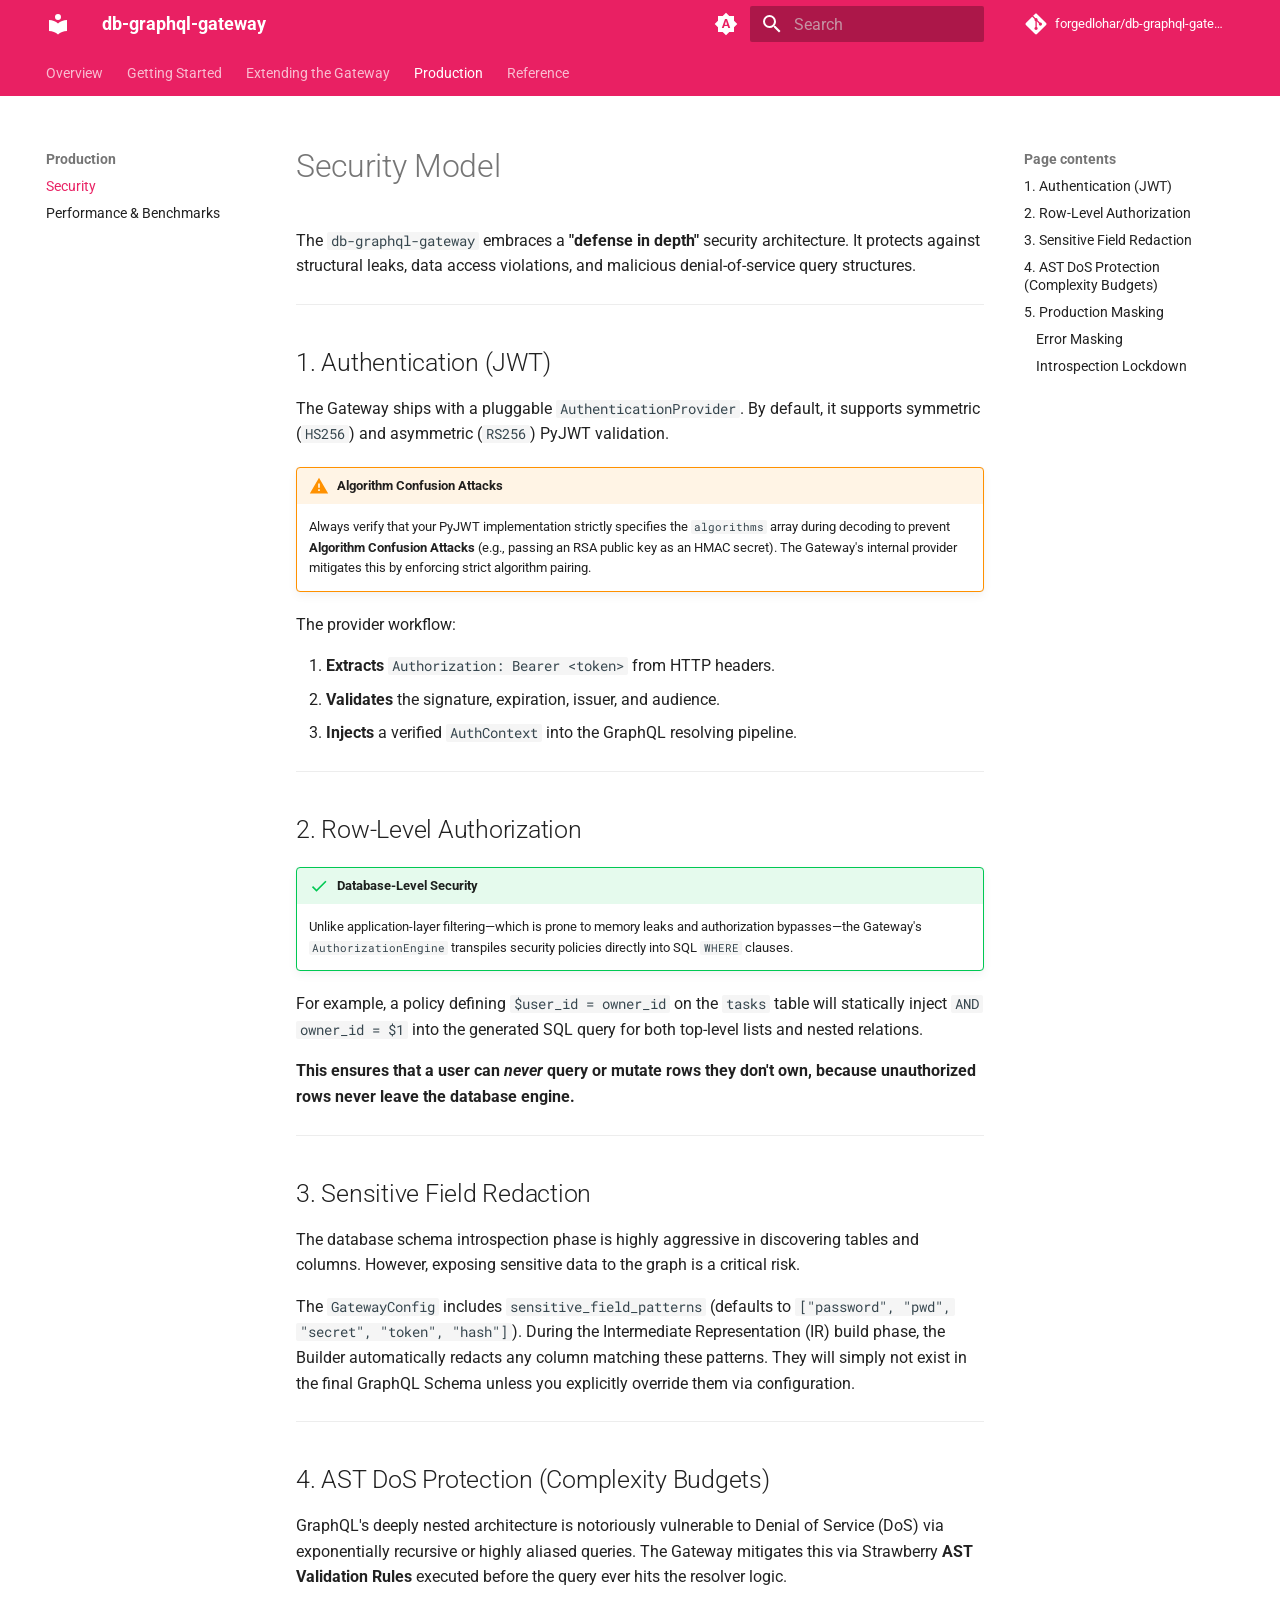
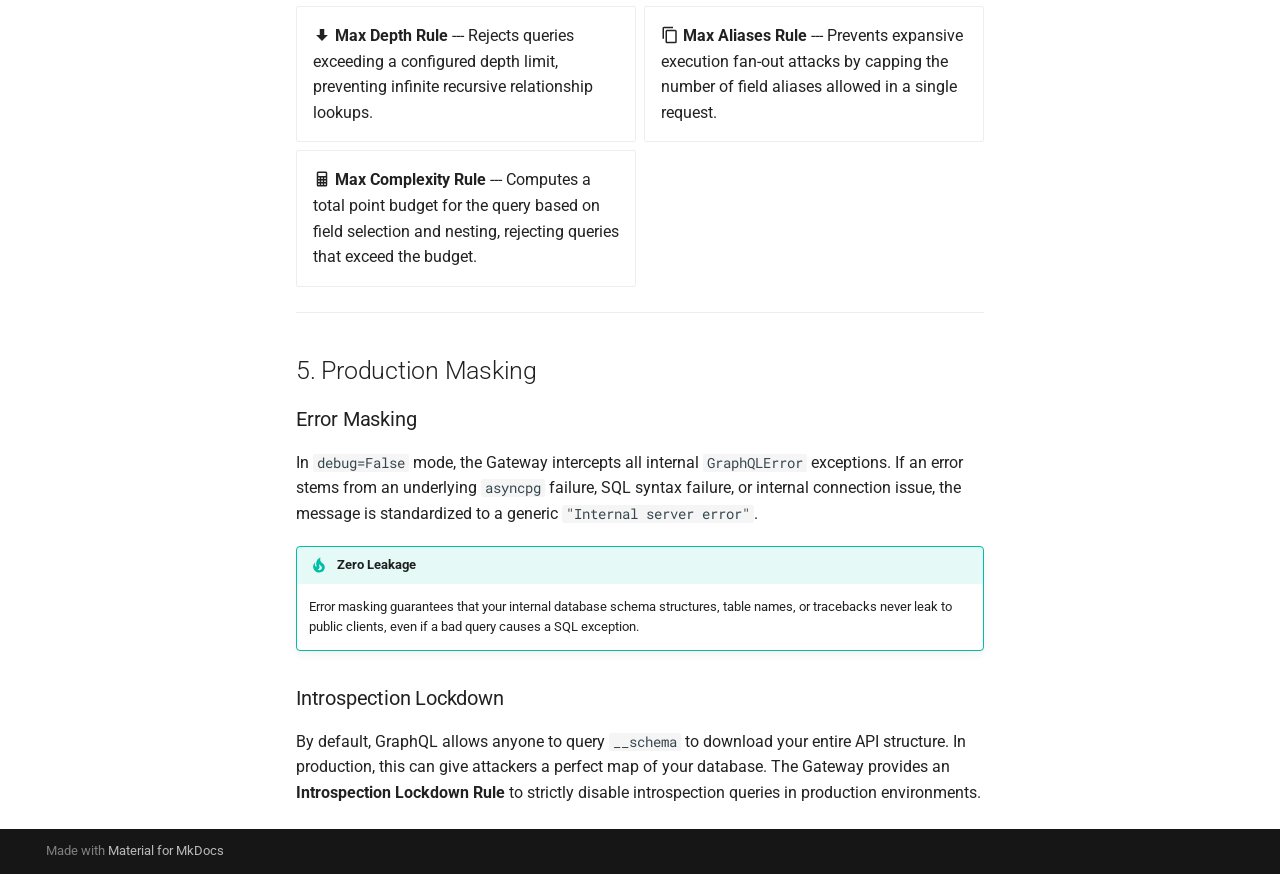
<file: SECURITY/index.html>
<!doctype html>
<html lang="en" class="no-js">
  <head>
    
      <meta charset="utf-8">
      <meta name="viewport" content="width=device-width,initial-scale=1">
      
        <meta name="description" content="A database-agnostic GraphQL gateway that pushes authorization and filtering down to SQL.">
      
      
      
        <link rel="canonical" href="https://forgedlohar.github.io/db-graphql-gateway/SECURITY/">
      
      
        <link rel="prev" href="../CONTRIBUTING_ADAPTER/">
      
      
        <link rel="next" href="../BENCHMARKS/">
      
      
        
      
      
      <link rel="icon" href="../assets/images/favicon.png">
      <meta name="generator" content="mkdocs-1.6.1, mkdocs-material-9.7.7">
    
    
      
        <title>Security - db-graphql-gateway</title>
      
    
    
      <link rel="stylesheet" href="../assets/stylesheets/main.ec1eaa64.min.css">
      
        
        <link rel="stylesheet" href="../assets/stylesheets/palette.ab4e12ef.min.css">
      
      


    
    
      
    
    
      
        
        
        <link rel="preconnect" href="https://fonts.gstatic.com" crossorigin>
        <link rel="stylesheet" href="https://fonts.googleapis.com/css?family=Roboto:300,300i,400,400i,700,700i%7CRoboto+Mono:400,400i,700,700i&display=fallback">
        <style>:root{--md-text-font:"Roboto";--md-code-font:"Roboto Mono"}</style>
      
    
    
    <script>__md_scope=new URL("..",location),__md_hash=e=>[...e].reduce(((e,_)=>(e<<5)-e+_.charCodeAt(0)),0),__md_get=(e,_=localStorage,t=__md_scope)=>JSON.parse(_.getItem(t.pathname+"."+e)),__md_set=(e,_,t=localStorage,a=__md_scope)=>{try{t.setItem(a.pathname+"."+e,JSON.stringify(_))}catch(e){}}</script>
    
      

    
    
  </head>
  
  
    
    
      
    
    
    
    
    <body dir="ltr" data-md-color-scheme="default" data-md-color-primary="pink" data-md-color-accent="pink">
  
    
    <input class="md-toggle" data-md-toggle="drawer" type="checkbox" id="__drawer" autocomplete="off">
    <input class="md-toggle" data-md-toggle="search" type="checkbox" id="__search" autocomplete="off">
    <label class="md-overlay" for="__drawer"></label>
    <div data-md-component="skip">
      
        
        <a href="#security-model" class="md-skip">
          Skip to content
        </a>
      
    </div>
    <div data-md-component="announce">
      
    </div>
    
    
      

<header class="md-header" data-md-component="header">
  <nav class="md-header__inner md-grid" aria-label="Header">
    <a href=".." title="db-graphql-gateway" class="md-header__button md-logo" aria-label="db-graphql-gateway" data-md-component="logo">
      
  
  <svg xmlns="http://www.w3.org/2000/svg" viewBox="0 0 24 24"><path d="M12 8a3 3 0 0 0 3-3 3 3 0 0 0-3-3 3 3 0 0 0-3 3 3 3 0 0 0 3 3m0 3.54C9.64 9.35 6.5 8 3 8v11c3.5 0 6.64 1.35 9 3.54 2.36-2.19 5.5-3.54 9-3.54V8c-3.5 0-6.64 1.35-9 3.54"/></svg>

    </a>
    <label class="md-header__button md-icon" for="__drawer">
      
      <svg xmlns="http://www.w3.org/2000/svg" viewBox="0 0 24 24"><path d="M3 6h18v2H3zm0 5h18v2H3zm0 5h18v2H3z"/></svg>
    </label>
    <div class="md-header__title" data-md-component="header-title">
      <div class="md-header__ellipsis">
        <div class="md-header__topic">
          <span class="md-ellipsis">
            db-graphql-gateway
          </span>
        </div>
        <div class="md-header__topic" data-md-component="header-topic">
          <span class="md-ellipsis">
            
              Security
            
          </span>
        </div>
      </div>
    </div>
    
      
        <form class="md-header__option" data-md-component="palette">
  
    
    
    
    <input class="md-option" data-md-color-media="(prefers-color-scheme)" data-md-color-scheme="default" data-md-color-primary="pink" data-md-color-accent="pink"  aria-label="Switch to light mode"  type="radio" name="__palette" id="__palette_0">
    
      <label class="md-header__button md-icon" title="Switch to light mode" for="__palette_1" hidden>
        <svg xmlns="http://www.w3.org/2000/svg" viewBox="0 0 24 24"><path d="m14.3 16-.7-2h-3.2l-.7 2H7.8L11 7h2l3.2 9zM20 8.69V4h-4.69L12 .69 8.69 4H4v4.69L.69 12 4 15.31V20h4.69L12 23.31 15.31 20H20v-4.69L23.31 12zm-9.15 3.96h2.3L12 9z"/></svg>
      </label>
    
  
    
    
    
    <input class="md-option" data-md-color-media="(prefers-color-scheme: light)" data-md-color-scheme="default" data-md-color-primary="pink" data-md-color-accent="pink"  aria-label="Switch to dark mode"  type="radio" name="__palette" id="__palette_1">
    
      <label class="md-header__button md-icon" title="Switch to dark mode" for="__palette_2" hidden>
        <svg xmlns="http://www.w3.org/2000/svg" viewBox="0 0 24 24"><path d="M12 8a4 4 0 0 0-4 4 4 4 0 0 0 4 4 4 4 0 0 0 4-4 4 4 0 0 0-4-4m0 10a6 6 0 0 1-6-6 6 6 0 0 1 6-6 6 6 0 0 1 6 6 6 6 0 0 1-6 6m8-9.31V4h-4.69L12 .69 8.69 4H4v4.69L.69 12 4 15.31V20h4.69L12 23.31 15.31 20H20v-4.69L23.31 12z"/></svg>
      </label>
    
  
    
    
    
    <input class="md-option" data-md-color-media="(prefers-color-scheme: dark)" data-md-color-scheme="slate" data-md-color-primary="pink" data-md-color-accent="pink"  aria-label="Switch to system preference"  type="radio" name="__palette" id="__palette_2">
    
      <label class="md-header__button md-icon" title="Switch to system preference" for="__palette_0" hidden>
        <svg xmlns="http://www.w3.org/2000/svg" viewBox="0 0 24 24"><path d="M12 18c-.89 0-1.74-.2-2.5-.55C11.56 16.5 13 14.42 13 12s-1.44-4.5-3.5-5.45C10.26 6.2 11.11 6 12 6a6 6 0 0 1 6 6 6 6 0 0 1-6 6m8-9.31V4h-4.69L12 .69 8.69 4H4v4.69L.69 12 4 15.31V20h4.69L12 23.31 15.31 20H20v-4.69L23.31 12z"/></svg>
      </label>
    
  
</form>
      
    
    
      <script>var palette=__md_get("__palette");if(palette&&palette.color){if("(prefers-color-scheme)"===palette.color.media){var media=matchMedia("(prefers-color-scheme: light)"),input=document.querySelector(media.matches?"[data-md-color-media='(prefers-color-scheme: light)']":"[data-md-color-media='(prefers-color-scheme: dark)']");palette.color.media=input.getAttribute("data-md-color-media"),palette.color.scheme=input.getAttribute("data-md-color-scheme"),palette.color.primary=input.getAttribute("data-md-color-primary"),palette.color.accent=input.getAttribute("data-md-color-accent")}for(var[key,value]of Object.entries(palette.color))document.body.setAttribute("data-md-color-"+key,value)}</script>
    
    
    
      
      
        <label class="md-header__button md-icon" for="__search">
          
          <svg xmlns="http://www.w3.org/2000/svg" viewBox="0 0 24 24"><path d="M9.5 3A6.5 6.5 0 0 1 16 9.5c0 1.61-.59 3.09-1.56 4.23l.27.27h.79l5 5-1.5 1.5-5-5v-.79l-.27-.27A6.52 6.52 0 0 1 9.5 16 6.5 6.5 0 0 1 3 9.5 6.5 6.5 0 0 1 9.5 3m0 2C7 5 5 7 5 9.5S7 14 9.5 14 14 12 14 9.5 12 5 9.5 5"/></svg>
        </label>
        <div class="md-search" data-md-component="search" role="dialog">
  <label class="md-search__overlay" for="__search"></label>
  <div class="md-search__inner" role="search">
    <form class="md-search__form" name="search">
      <input type="text" class="md-search__input" name="query" aria-label="Search" placeholder="Search" autocapitalize="off" autocorrect="off" autocomplete="off" spellcheck="false" data-md-component="search-query" required>
      <label class="md-search__icon md-icon" for="__search">
        
        <svg xmlns="http://www.w3.org/2000/svg" viewBox="0 0 24 24"><path d="M9.5 3A6.5 6.5 0 0 1 16 9.5c0 1.61-.59 3.09-1.56 4.23l.27.27h.79l5 5-1.5 1.5-5-5v-.79l-.27-.27A6.52 6.52 0 0 1 9.5 16 6.5 6.5 0 0 1 3 9.5 6.5 6.5 0 0 1 9.5 3m0 2C7 5 5 7 5 9.5S7 14 9.5 14 14 12 14 9.5 12 5 9.5 5"/></svg>
        
        <svg xmlns="http://www.w3.org/2000/svg" viewBox="0 0 24 24"><path d="M20 11v2H8l5.5 5.5-1.42 1.42L4.16 12l7.92-7.92L13.5 5.5 8 11z"/></svg>
      </label>
      <nav class="md-search__options" aria-label="Search">
        
        <button type="reset" class="md-search__icon md-icon" title="Clear" aria-label="Clear" tabindex="-1">
          
          <svg xmlns="http://www.w3.org/2000/svg" viewBox="0 0 24 24"><path d="M19 6.41 17.59 5 12 10.59 6.41 5 5 6.41 10.59 12 5 17.59 6.41 19 12 13.41 17.59 19 19 17.59 13.41 12z"/></svg>
        </button>
      </nav>
      
        <div class="md-search__suggest" data-md-component="search-suggest"></div>
      
    </form>
    <div class="md-search__output">
      <div class="md-search__scrollwrap" tabindex="0" data-md-scrollfix>
        <div class="md-search-result" data-md-component="search-result">
          <div class="md-search-result__meta">
            Initializing search
          </div>
          <ol class="md-search-result__list" role="presentation"></ol>
        </div>
      </div>
    </div>
  </div>
</div>
      
    
    
      <div class="md-header__source">
        <a href="https://github.com/forgedlohar/db-graphql-gateway" title="Go to repository" class="md-source" data-md-component="source">
  <div class="md-source__icon md-icon">
    
    <svg xmlns="http://www.w3.org/2000/svg" viewBox="0 0 448 512"><!--! Font Awesome Free 7.1.0 by @fontawesome - https://fontawesome.com License - https://fontawesome.com/license/free (Icons: CC BY 4.0, Fonts: SIL OFL 1.1, Code: MIT License) Copyright 2025 Fonticons, Inc.--><path d="M439.6 236.1 244 40.5c-5.4-5.5-12.8-8.5-20.4-8.5s-15 3-20.4 8.4L162.5 81l51.5 51.5c27.1-9.1 52.7 16.8 43.4 43.7l49.7 49.7c34.2-11.8 61.2 31 35.5 56.7-26.5 26.5-70.2-2.9-56-37.3L240.3 199v121.9c25.3 12.5 22.3 41.8 9.1 55-6.4 6.4-15.2 10.1-24.3 10.1s-17.8-3.6-24.3-10.1c-17.6-17.6-11.1-46.9 11.2-56v-123c-20.8-8.5-24.6-30.7-18.6-45L142.6 101 8.5 235.1C3 240.6 0 247.9 0 255.5s3 15 8.5 20.4l195.6 195.7c5.4 5.4 12.7 8.4 20.4 8.4s15-3 20.4-8.4l194.7-194.7c5.4-5.4 8.4-12.8 8.4-20.4s-3-15-8.4-20.4"/></svg>
  </div>
  <div class="md-source__repository">
    forgedlohar/db-graphql-gateway
  </div>
</a>
      </div>
    
  </nav>
  
</header>
    
    <div class="md-container" data-md-component="container">
      
      
        
          
            
<nav class="md-tabs" aria-label="Tabs" data-md-component="tabs">
  <div class="md-grid">
    <ul class="md-tabs__list">
      
        
  
  
  
  
    
    
      <li class="md-tabs__item">
        <a href=".." class="md-tabs__link">
          
  
  
  Overview

        </a>
      </li>
    
  

      
        
  
  
  
  
    
    
      <li class="md-tabs__item">
        <a href="../quickstart/" class="md-tabs__link">
          
  
  
  Getting Started

        </a>
      </li>
    
  

      
        
  
  
  
  
    
    
      <li class="md-tabs__item">
        <a href="../CONTRIBUTING_ADAPTER/" class="md-tabs__link">
          
  
  
  Extending the Gateway

        </a>
      </li>
    
  

      
        
  
  
  
    
  
  
    
    
      <li class="md-tabs__item md-tabs__item--active">
        <a href="./" class="md-tabs__link">
          
  
  
  Production

        </a>
      </li>
    
  

      
        
  
  
  
  
    
    
      <li class="md-tabs__item">
        <a href="../CHANGELOG/" class="md-tabs__link">
          
  
  
  Reference

        </a>
      </li>
    
  

      
    </ul>
  </div>
</nav>
          
        
      
      <main class="md-main" data-md-component="main">
        <div class="md-main__inner md-grid">
          
            
              
              <div class="md-sidebar md-sidebar--primary" data-md-component="sidebar" data-md-type="navigation" >
                <div class="md-sidebar__scrollwrap">
                  <div class="md-sidebar__inner">
                    


  


<nav class="md-nav md-nav--primary md-nav--lifted" aria-label="Navigation" data-md-level="0">
  <label class="md-nav__title" for="__drawer">
    <a href=".." title="db-graphql-gateway" class="md-nav__button md-logo" aria-label="db-graphql-gateway" data-md-component="logo">
      
  
  <svg xmlns="http://www.w3.org/2000/svg" viewBox="0 0 24 24"><path d="M12 8a3 3 0 0 0 3-3 3 3 0 0 0-3-3 3 3 0 0 0-3 3 3 3 0 0 0 3 3m0 3.54C9.64 9.35 6.5 8 3 8v11c3.5 0 6.64 1.35 9 3.54 2.36-2.19 5.5-3.54 9-3.54V8c-3.5 0-6.64 1.35-9 3.54"/></svg>

    </a>
    db-graphql-gateway
  </label>
  
    <div class="md-nav__source">
      <a href="https://github.com/forgedlohar/db-graphql-gateway" title="Go to repository" class="md-source" data-md-component="source">
  <div class="md-source__icon md-icon">
    
    <svg xmlns="http://www.w3.org/2000/svg" viewBox="0 0 448 512"><!--! Font Awesome Free 7.1.0 by @fontawesome - https://fontawesome.com License - https://fontawesome.com/license/free (Icons: CC BY 4.0, Fonts: SIL OFL 1.1, Code: MIT License) Copyright 2025 Fonticons, Inc.--><path d="M439.6 236.1 244 40.5c-5.4-5.5-12.8-8.5-20.4-8.5s-15 3-20.4 8.4L162.5 81l51.5 51.5c27.1-9.1 52.7 16.8 43.4 43.7l49.7 49.7c34.2-11.8 61.2 31 35.5 56.7-26.5 26.5-70.2-2.9-56-37.3L240.3 199v121.9c25.3 12.5 22.3 41.8 9.1 55-6.4 6.4-15.2 10.1-24.3 10.1s-17.8-3.6-24.3-10.1c-17.6-17.6-11.1-46.9 11.2-56v-123c-20.8-8.5-24.6-30.7-18.6-45L142.6 101 8.5 235.1C3 240.6 0 247.9 0 255.5s3 15 8.5 20.4l195.6 195.7c5.4 5.4 12.7 8.4 20.4 8.4s15-3 20.4-8.4l194.7-194.7c5.4-5.4 8.4-12.8 8.4-20.4s-3-15-8.4-20.4"/></svg>
  </div>
  <div class="md-source__repository">
    forgedlohar/db-graphql-gateway
  </div>
</a>
    </div>
  
  <ul class="md-nav__list" data-md-scrollfix>
    
      
      
  
  
  
  
    
    
    
    
      
      
        
      
    
    
    <li class="md-nav__item md-nav__item--nested">
      
        
        
        <input class="md-nav__toggle md-toggle " type="checkbox" id="__nav_1" >
        
          
          <label class="md-nav__link" for="__nav_1" id="__nav_1_label" tabindex="0">
            
  
  
  <span class="md-ellipsis">
    
  
    Overview
  

    
  </span>
  
  

            <span class="md-nav__icon md-icon"></span>
          </label>
        
        <nav class="md-nav" data-md-level="1" aria-labelledby="__nav_1_label" aria-expanded="false">
          <label class="md-nav__title" for="__nav_1">
            <span class="md-nav__icon md-icon"></span>
            
  
    Overview
  

          </label>
          <ul class="md-nav__list" data-md-scrollfix>
            
              
                
  
  
  
  
    <li class="md-nav__item">
      <a href=".." class="md-nav__link">
        
  
  
  <span class="md-ellipsis">
    
  
    Introduction
  

    
  </span>
  
  

      </a>
    </li>
  

              
            
              
                
  
  
  
  
    <li class="md-nav__item">
      <a href="../comparison/" class="md-nav__link">
        
  
  
  <span class="md-ellipsis">
    
  
    Comparison
  

    
  </span>
  
  

      </a>
    </li>
  

              
            
              
                
  
  
  
  
    <li class="md-nav__item">
      <a href="../ARCHITECTURE/" class="md-nav__link">
        
  
  
  <span class="md-ellipsis">
    
  
    Architecture
  

    
  </span>
  
  

      </a>
    </li>
  

              
            
          </ul>
        </nav>
      
    </li>
  

    
      
      
  
  
  
  
    
    
    
    
      
      
        
      
    
    
    <li class="md-nav__item md-nav__item--nested">
      
        
        
        <input class="md-nav__toggle md-toggle " type="checkbox" id="__nav_2" >
        
          
          <label class="md-nav__link" for="__nav_2" id="__nav_2_label" tabindex="0">
            
  
  
  <span class="md-ellipsis">
    
  
    Getting Started
  

    
  </span>
  
  

            <span class="md-nav__icon md-icon"></span>
          </label>
        
        <nav class="md-nav" data-md-level="1" aria-labelledby="__nav_2_label" aria-expanded="false">
          <label class="md-nav__title" for="__nav_2">
            <span class="md-nav__icon md-icon"></span>
            
  
    Getting Started
  

          </label>
          <ul class="md-nav__list" data-md-scrollfix>
            
              
                
  
  
  
  
    <li class="md-nav__item">
      <a href="../quickstart/" class="md-nav__link">
        
  
  
  <span class="md-ellipsis">
    
  
    Quickstart
  

    
  </span>
  
  

      </a>
    </li>
  

              
            
              
                
  
  
  
  
    <li class="md-nav__item">
      <a href="../cli/" class="md-nav__link">
        
  
  
  <span class="md-ellipsis">
    
  
    CLI Reference
  

    
  </span>
  
  

      </a>
    </li>
  

              
            
              
                
  
  
  
  
    <li class="md-nav__item">
      <a href="../mcp/" class="md-nav__link">
        
  
  
  <span class="md-ellipsis">
    
  
    MCP Integration
  

    
  </span>
  
  

      </a>
    </li>
  

              
            
              
                
  
  
  
  
    <li class="md-nav__item">
      <a href="../testing/" class="md-nav__link">
        
  
  
  <span class="md-ellipsis">
    
  
    Testing
  

    
  </span>
  
  

      </a>
    </li>
  

              
            
              
                
  
  
  
  
    <li class="md-nav__item">
      <a href="../FAQ/" class="md-nav__link">
        
  
  
  <span class="md-ellipsis">
    
  
    FAQ
  

    
  </span>
  
  

      </a>
    </li>
  

              
            
          </ul>
        </nav>
      
    </li>
  

    
      
      
  
  
  
  
    
    
    
    
      
      
        
      
    
    
    <li class="md-nav__item md-nav__item--nested">
      
        
        
        <input class="md-nav__toggle md-toggle " type="checkbox" id="__nav_3" >
        
          
          <label class="md-nav__link" for="__nav_3" id="__nav_3_label" tabindex="0">
            
  
  
  <span class="md-ellipsis">
    
  
    Extending the Gateway
  

    
  </span>
  
  

            <span class="md-nav__icon md-icon"></span>
          </label>
        
        <nav class="md-nav" data-md-level="1" aria-labelledby="__nav_3_label" aria-expanded="false">
          <label class="md-nav__title" for="__nav_3">
            <span class="md-nav__icon md-icon"></span>
            
  
    Extending the Gateway
  

          </label>
          <ul class="md-nav__list" data-md-scrollfix>
            
              
                
  
  
  
  
    <li class="md-nav__item">
      <a href="../CONTRIBUTING_ADAPTER/" class="md-nav__link">
        
  
  
  <span class="md-ellipsis">
    
  
    Adapter Development
  

    
  </span>
  
  

      </a>
    </li>
  

              
            
          </ul>
        </nav>
      
    </li>
  

    
      
      
  
  
    
  
  
  
    
    
    
    
      
        
        
      
      
        
      
    
    
    <li class="md-nav__item md-nav__item--active md-nav__item--section md-nav__item--nested">
      
        
        
        <input class="md-nav__toggle md-toggle " type="checkbox" id="__nav_4" checked>
        
          
          <label class="md-nav__link" for="__nav_4" id="__nav_4_label" tabindex="">
            
  
  
  <span class="md-ellipsis">
    
  
    Production
  

    
  </span>
  
  

            <span class="md-nav__icon md-icon"></span>
          </label>
        
        <nav class="md-nav" data-md-level="1" aria-labelledby="__nav_4_label" aria-expanded="true">
          <label class="md-nav__title" for="__nav_4">
            <span class="md-nav__icon md-icon"></span>
            
  
    Production
  

          </label>
          <ul class="md-nav__list" data-md-scrollfix>
            
              
                
  
  
    
  
  
  
    <li class="md-nav__item md-nav__item--active">
      
      <input class="md-nav__toggle md-toggle" type="checkbox" id="__toc">
      
      
        
      
      
        <label class="md-nav__link md-nav__link--active" for="__toc">
          
  
  
  <span class="md-ellipsis">
    
  
    Security
  

    
  </span>
  
  

          <span class="md-nav__icon md-icon"></span>
        </label>
      
      <a href="./" class="md-nav__link md-nav__link--active">
        
  
  
  <span class="md-ellipsis">
    
  
    Security
  

    
  </span>
  
  

      </a>
      
        

  

<nav class="md-nav md-nav--secondary" aria-label="Page contents">
  
  
  
    
  
  
    <label class="md-nav__title" for="__toc">
      <span class="md-nav__icon md-icon"></span>
      Page contents
    </label>
    <ul class="md-nav__list" data-md-component="toc" data-md-scrollfix>
      
        <li class="md-nav__item">
  <a href="#1-authentication-jwt" class="md-nav__link">
    <span class="md-ellipsis">
      
        1. Authentication (JWT)
      
    </span>
  </a>
  
</li>
      
        <li class="md-nav__item">
  <a href="#2-row-level-authorization" class="md-nav__link">
    <span class="md-ellipsis">
      
        2. Row-Level Authorization
      
    </span>
  </a>
  
</li>
      
        <li class="md-nav__item">
  <a href="#3-sensitive-field-redaction" class="md-nav__link">
    <span class="md-ellipsis">
      
        3. Sensitive Field Redaction
      
    </span>
  </a>
  
</li>
      
        <li class="md-nav__item">
  <a href="#4-ast-dos-protection-complexity-budgets" class="md-nav__link">
    <span class="md-ellipsis">
      
        4. AST DoS Protection (Complexity Budgets)
      
    </span>
  </a>
  
</li>
      
        <li class="md-nav__item">
  <a href="#5-production-masking" class="md-nav__link">
    <span class="md-ellipsis">
      
        5. Production Masking
      
    </span>
  </a>
  
    <nav class="md-nav" aria-label="5. Production Masking">
      <ul class="md-nav__list">
        
          <li class="md-nav__item">
  <a href="#error-masking" class="md-nav__link">
    <span class="md-ellipsis">
      
        Error Masking
      
    </span>
  </a>
  
</li>
        
          <li class="md-nav__item">
  <a href="#introspection-lockdown" class="md-nav__link">
    <span class="md-ellipsis">
      
        Introspection Lockdown
      
    </span>
  </a>
  
</li>
        
      </ul>
    </nav>
  
</li>
      
    </ul>
  
</nav>
      
    </li>
  

              
            
              
                
  
  
  
  
    <li class="md-nav__item">
      <a href="../BENCHMARKS/" class="md-nav__link">
        
  
  
  <span class="md-ellipsis">
    
  
    Performance & Benchmarks
  

    
  </span>
  
  

      </a>
    </li>
  

              
            
          </ul>
        </nav>
      
    </li>
  

    
      
      
  
  
  
  
    
    
    
    
      
      
        
      
    
    
    <li class="md-nav__item md-nav__item--nested">
      
        
        
        <input class="md-nav__toggle md-toggle " type="checkbox" id="__nav_5" >
        
          
          <label class="md-nav__link" for="__nav_5" id="__nav_5_label" tabindex="0">
            
  
  
  <span class="md-ellipsis">
    
  
    Reference
  

    
  </span>
  
  

            <span class="md-nav__icon md-icon"></span>
          </label>
        
        <nav class="md-nav" data-md-level="1" aria-labelledby="__nav_5_label" aria-expanded="false">
          <label class="md-nav__title" for="__nav_5">
            <span class="md-nav__icon md-icon"></span>
            
  
    Reference
  

          </label>
          <ul class="md-nav__list" data-md-scrollfix>
            
              
                
  
  
  
  
    <li class="md-nav__item">
      <a href="../CHANGELOG/" class="md-nav__link">
        
  
  
  <span class="md-ellipsis">
    
  
    Changelog
  

    
  </span>
  
  

      </a>
    </li>
  

              
            
          </ul>
        </nav>
      
    </li>
  

    
  </ul>
</nav>
                  </div>
                </div>
              </div>
            
            
              
              <div class="md-sidebar md-sidebar--secondary" data-md-component="sidebar" data-md-type="toc" >
                <div class="md-sidebar__scrollwrap">
                  <div class="md-sidebar__inner">
                    

  

<nav class="md-nav md-nav--secondary" aria-label="Page contents">
  
  
  
    
  
  
    <label class="md-nav__title" for="__toc">
      <span class="md-nav__icon md-icon"></span>
      Page contents
    </label>
    <ul class="md-nav__list" data-md-component="toc" data-md-scrollfix>
      
        <li class="md-nav__item">
  <a href="#1-authentication-jwt" class="md-nav__link">
    <span class="md-ellipsis">
      
        1. Authentication (JWT)
      
    </span>
  </a>
  
</li>
      
        <li class="md-nav__item">
  <a href="#2-row-level-authorization" class="md-nav__link">
    <span class="md-ellipsis">
      
        2. Row-Level Authorization
      
    </span>
  </a>
  
</li>
      
        <li class="md-nav__item">
  <a href="#3-sensitive-field-redaction" class="md-nav__link">
    <span class="md-ellipsis">
      
        3. Sensitive Field Redaction
      
    </span>
  </a>
  
</li>
      
        <li class="md-nav__item">
  <a href="#4-ast-dos-protection-complexity-budgets" class="md-nav__link">
    <span class="md-ellipsis">
      
        4. AST DoS Protection (Complexity Budgets)
      
    </span>
  </a>
  
</li>
      
        <li class="md-nav__item">
  <a href="#5-production-masking" class="md-nav__link">
    <span class="md-ellipsis">
      
        5. Production Masking
      
    </span>
  </a>
  
    <nav class="md-nav" aria-label="5. Production Masking">
      <ul class="md-nav__list">
        
          <li class="md-nav__item">
  <a href="#error-masking" class="md-nav__link">
    <span class="md-ellipsis">
      
        Error Masking
      
    </span>
  </a>
  
</li>
        
          <li class="md-nav__item">
  <a href="#introspection-lockdown" class="md-nav__link">
    <span class="md-ellipsis">
      
        Introspection Lockdown
      
    </span>
  </a>
  
</li>
        
      </ul>
    </nav>
  
</li>
      
    </ul>
  
</nav>
                  </div>
                </div>
              </div>
            
          
          
            <div class="md-content" data-md-component="content">
              
                




              
              <article class="md-content__inner md-typeset">
                
                  


  
  


<h1 id="security-model">Security Model<a class="headerlink" href="#security-model" title="Permanent link">&para;</a></h1>
<p>The <code>db-graphql-gateway</code> embraces a <strong>"defense in depth"</strong> security architecture. It protects against structural leaks, data access violations, and malicious denial-of-service query structures.</p>
<hr />
<h2 id="1-authentication-jwt">1. Authentication (JWT)<a class="headerlink" href="#1-authentication-jwt" title="Permanent link">&para;</a></h2>
<p>The Gateway ships with a pluggable <code>AuthenticationProvider</code>. By default, it supports symmetric (<code>HS256</code>) and asymmetric (<code>RS256</code>) PyJWT validation.</p>
<div class="admonition warning">
<p class="admonition-title">Algorithm Confusion Attacks</p>
<p>Always verify that your PyJWT implementation strictly specifies the <code>algorithms</code> array during decoding to prevent <strong>Algorithm Confusion Attacks</strong> (e.g., passing an RSA public key as an HMAC secret). The Gateway's internal provider mitigates this by enforcing strict algorithm pairing.</p>
</div>
<p>The provider workflow:</p>
<ol>
<li><strong>Extracts</strong> <code>Authorization: Bearer &lt;token&gt;</code> from HTTP headers.</li>
<li><strong>Validates</strong> the signature, expiration, issuer, and audience.</li>
<li><strong>Injects</strong> a verified <code>AuthContext</code> into the GraphQL resolving pipeline.</li>
</ol>
<hr />
<h2 id="2-row-level-authorization">2. Row-Level Authorization<a class="headerlink" href="#2-row-level-authorization" title="Permanent link">&para;</a></h2>
<div class="admonition success">
<p class="admonition-title">Database-Level Security</p>
<p>Unlike application-layer filtering—which is prone to memory leaks and authorization bypasses—the Gateway's <code>AuthorizationEngine</code> transpiles security policies directly into SQL <code>WHERE</code> clauses.</p>
</div>
<p>For example, a policy defining <code>$user_id = owner_id</code> on the <code>tasks</code> table will statically inject <code>AND owner_id = $1</code> into the generated SQL query for both top-level lists and nested relations. </p>
<p><strong>This ensures that a user can <em>never</em> query or mutate rows they don't own, because unauthorized rows never leave the database engine.</strong></p>
<hr />
<h2 id="3-sensitive-field-redaction">3. Sensitive Field Redaction<a class="headerlink" href="#3-sensitive-field-redaction" title="Permanent link">&para;</a></h2>
<p>The database schema introspection phase is highly aggressive in discovering tables and columns. However, exposing sensitive data to the graph is a critical risk.</p>
<p>The <code>GatewayConfig</code> includes <code>sensitive_field_patterns</code> (defaults to <code>["password", "pwd", "secret", "token", "hash"]</code>). During the Intermediate Representation (IR) build phase, the Builder automatically redacts any column matching these patterns. They will simply not exist in the final GraphQL Schema unless you explicitly override them via configuration.</p>
<hr />
<h2 id="4-ast-dos-protection-complexity-budgets">4. AST DoS Protection (Complexity Budgets)<a class="headerlink" href="#4-ast-dos-protection-complexity-budgets" title="Permanent link">&para;</a></h2>
<p>GraphQL's deeply nested architecture is notoriously vulnerable to Denial of Service (DoS) via exponentially recursive or highly aliased queries. The Gateway mitigates this via Strawberry <strong>AST Validation Rules</strong> executed before the query ever hits the resolver logic.</p>
<div class="grid cards">
<ul>
<li>
<p><span class="twemoji"><svg xmlns="http://www.w3.org/2000/svg" viewBox="0 0 24 24"><path d="M9 4h6v8h4.84L12 19.84 4.16 12H9z"/></svg></span> <strong>Max Depth Rule</strong>
    ---
    Rejects queries exceeding a configured depth limit, preventing infinite recursive relationship lookups.</p>
</li>
<li>
<p><span class="twemoji"><svg xmlns="http://www.w3.org/2000/svg" viewBox="0 0 24 24"><path d="M19 21H8V7h11m0-2H8a2 2 0 0 0-2 2v14a2 2 0 0 0 2 2h11a2 2 0 0 0 2-2V7a2 2 0 0 0-2-2m-3-4H4a2 2 0 0 0-2 2v14h2V3h12z"/></svg></span> <strong>Max Aliases Rule</strong>
    ---
    Prevents expansive execution fan-out attacks by capping the number of field aliases allowed in a single request.</p>
</li>
<li>
<p><span class="twemoji"><svg xmlns="http://www.w3.org/2000/svg" viewBox="0 0 24 24"><path d="M7 2h10a2 2 0 0 1 2 2v16a2 2 0 0 1-2 2H7a2 2 0 0 1-2-2V4a2 2 0 0 1 2-2m0 2v4h10V4zm0 6v2h2v-2zm4 0v2h2v-2zm4 0v2h2v-2zm-8 4v2h2v-2zm4 0v2h2v-2zm4 0v2h2v-2zm-8 4v2h2v-2zm4 0v2h2v-2zm4 0v2h2v-2z"/></svg></span> <strong>Max Complexity Rule</strong>
    ---
    Computes a total point budget for the query based on field selection and nesting, rejecting queries that exceed the budget.</p>
</li>
</ul>
</div>
<hr />
<h2 id="5-production-masking">5. Production Masking<a class="headerlink" href="#5-production-masking" title="Permanent link">&para;</a></h2>
<h3 id="error-masking">Error Masking<a class="headerlink" href="#error-masking" title="Permanent link">&para;</a></h3>
<p>In <code>debug=False</code> mode, the Gateway intercepts all internal <code>GraphQLError</code> exceptions. If an error stems from an underlying <code>asyncpg</code> failure, SQL syntax failure, or internal connection issue, the message is standardized to a generic <code>"Internal server error"</code>. </p>
<div class="admonition tip">
<p class="admonition-title">Zero Leakage</p>
<p>Error masking guarantees that your internal database schema structures, table names, or tracebacks never leak to public clients, even if a bad query causes a SQL exception.</p>
</div>
<h3 id="introspection-lockdown">Introspection Lockdown<a class="headerlink" href="#introspection-lockdown" title="Permanent link">&para;</a></h3>
<p>By default, GraphQL allows anyone to query <code>__schema</code> to download your entire API structure. In production, this can give attackers a perfect map of your database. The Gateway provides an <strong>Introspection Lockdown Rule</strong> to strictly disable introspection queries in production environments.</p>












                
              </article>
            </div>
          
          
  <script>var tabs=__md_get("__tabs");if(Array.isArray(tabs))e:for(var set of document.querySelectorAll(".tabbed-set")){var labels=set.querySelector(".tabbed-labels");for(var tab of tabs)for(var label of labels.getElementsByTagName("label"))if(label.innerText.trim()===tab){var input=document.getElementById(label.htmlFor);input.checked=!0;continue e}}</script>

<script>var target=document.getElementById(location.hash.slice(1));target&&target.name&&(target.checked=target.name.startsWith("__tabbed_"))</script>
        </div>
        
          <button type="button" class="md-top md-icon" data-md-component="top" hidden>
  
  <svg xmlns="http://www.w3.org/2000/svg" viewBox="0 0 24 24"><path d="M13 20h-2V8l-5.5 5.5-1.42-1.42L12 4.16l7.92 7.92-1.42 1.42L13 8z"/></svg>
  Back to top
</button>
        
      </main>
      
        <footer class="md-footer">
  
  <div class="md-footer-meta md-typeset">
    <div class="md-footer-meta__inner md-grid">
      <div class="md-copyright">
  
  
    Made with
    <a href="https://squidfunk.github.io/mkdocs-material/" target="_blank" rel="noopener">
      Material for MkDocs
    </a>
  
</div>
      
    </div>
  </div>
</footer>
      
    </div>
    <div class="md-dialog" data-md-component="dialog">
      <div class="md-dialog__inner md-typeset"></div>
    </div>
    
      <div class="md-progress" data-md-component="progress" role="progressbar"></div>
    
    
    
      
      
      <script id="__config" type="application/json">{"annotate": null, "base": "..", "features": ["content.tabs.link", "content.code.annotate", "content.code.copy", "announce.dismiss", "navigation.tabs", "navigation.instant", "navigation.instant.prefetch", "navigation.instant.preview", "navigation.instant.progress", "navigation.path", "navigation.sections", "navigation.top", "navigation.tracking", "search.suggest", "toc.follow"], "search": "../assets/javascripts/workers/search.2c215733.min.js", "tags": null, "translations": {"clipboard.copied": "Copied to clipboard", "clipboard.copy": "Copy to clipboard", "search.result.more.one": "1 more on this page", "search.result.more.other": "# more on this page", "search.result.none": "No matching documents", "search.result.one": "1 matching document", "search.result.other": "# matching documents", "search.result.placeholder": "Type to start searching", "search.result.term.missing": "Missing", "select.version": "Select version"}, "version": null}</script>
    
    
      <script src="../assets/javascripts/bundle.d7400e89.min.js"></script>
      
    
  </body>
</html>
</file>
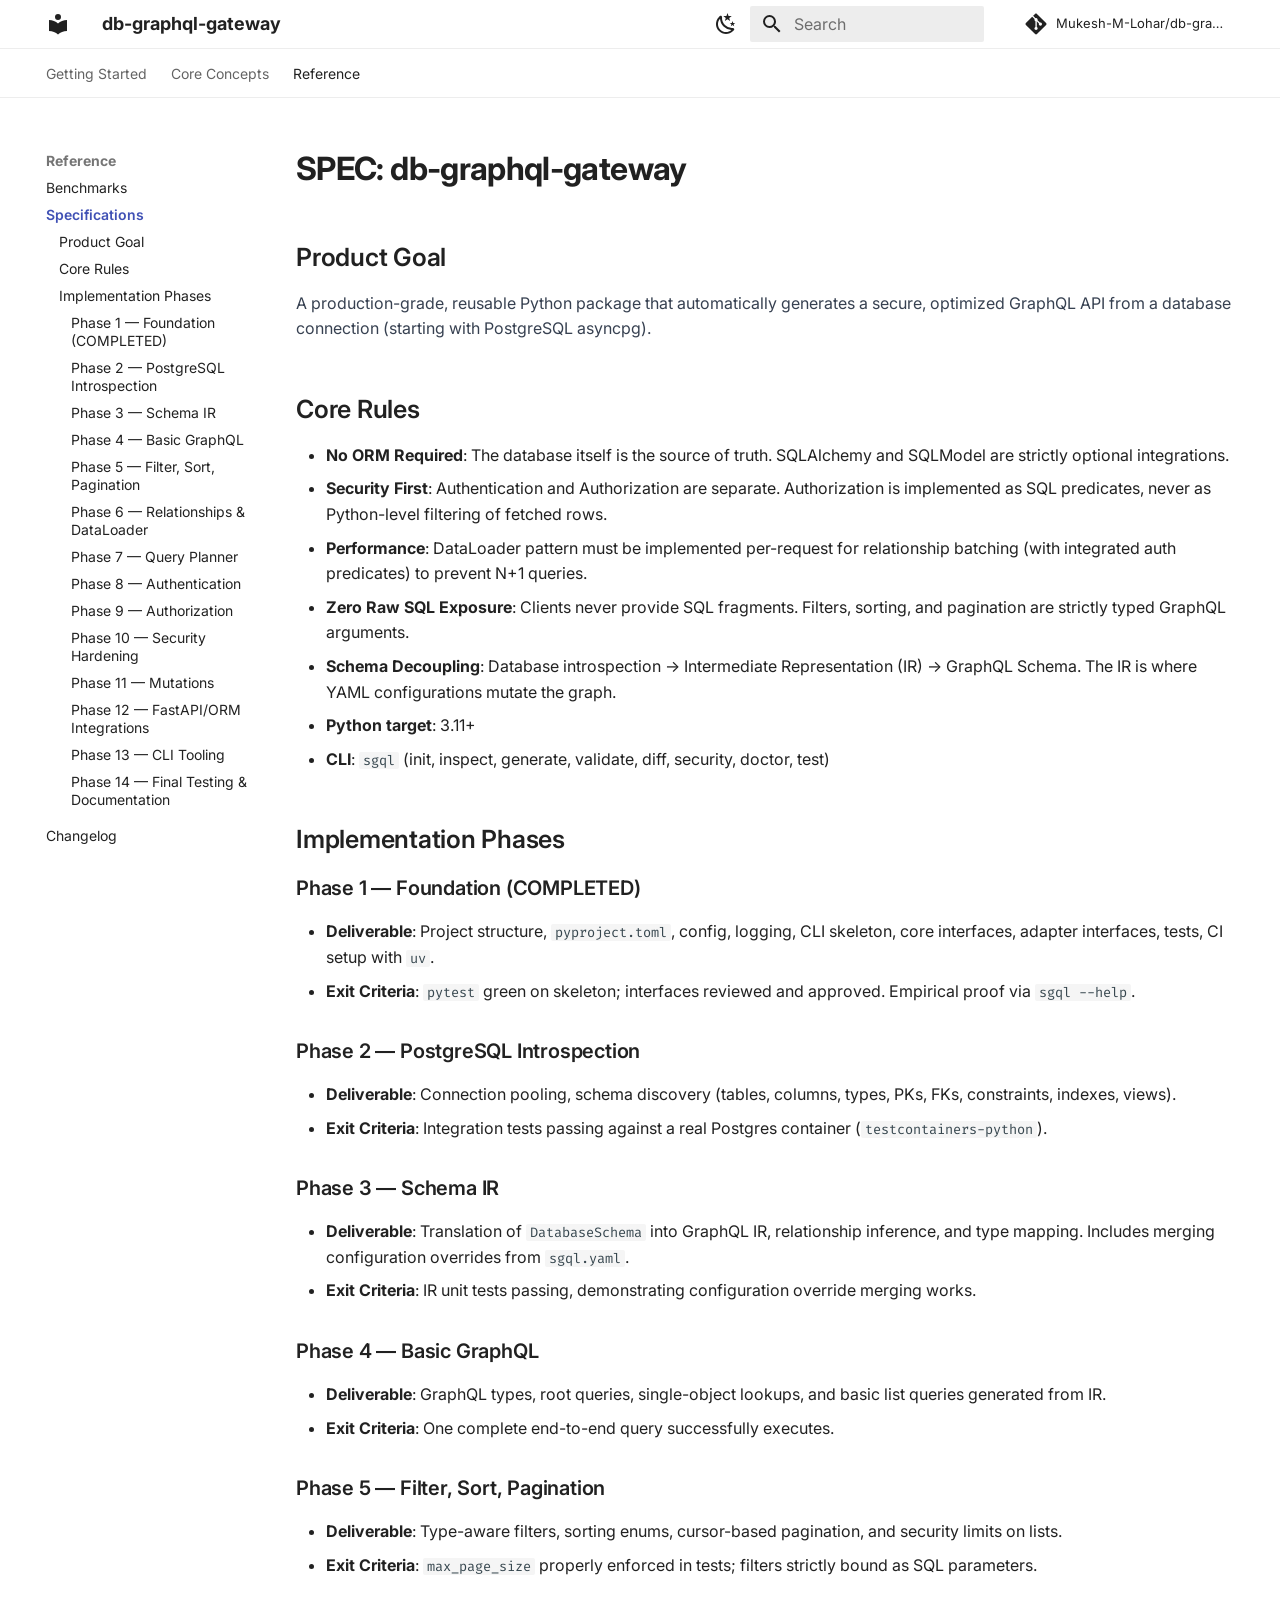
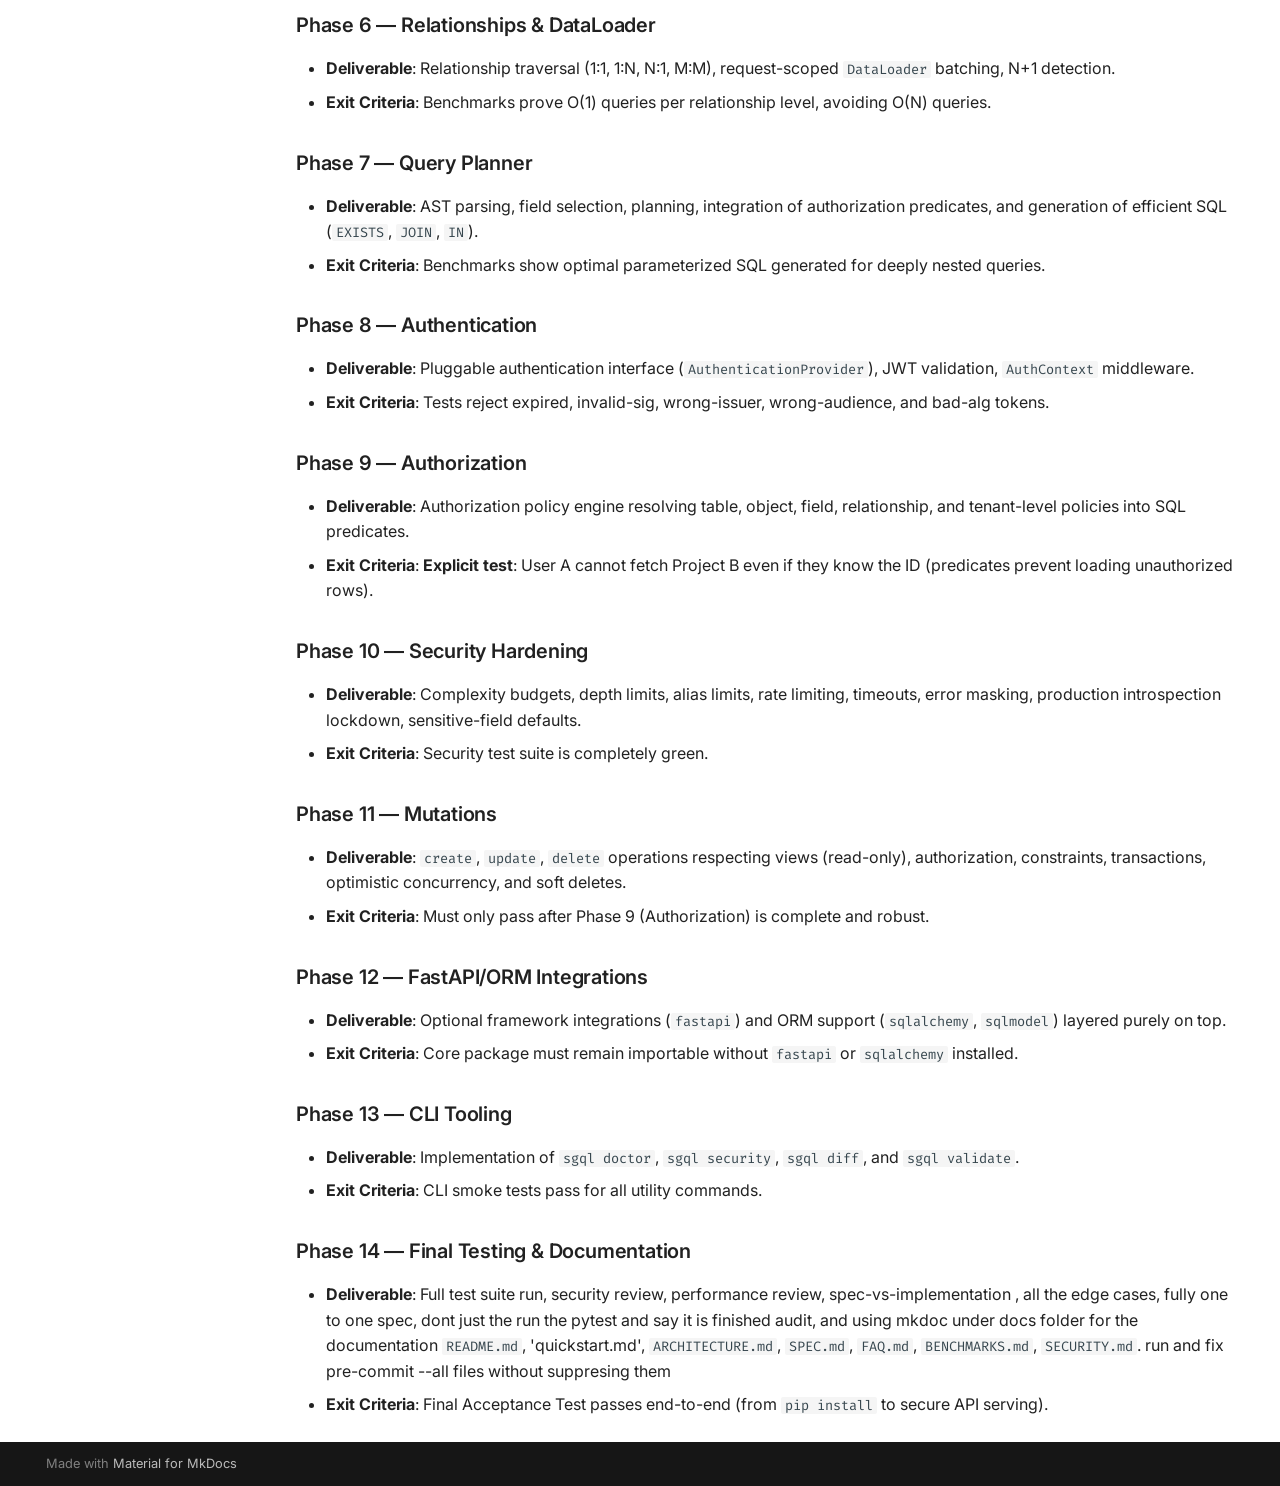
<file: SPEC/index.html>
<!doctype html>
<html lang="en" class="no-js">
  <head>
    
      <meta charset="utf-8">
      <meta name="viewport" content="width=device-width,initial-scale=1">
      
        <meta name="description" content="Secure, performant GraphQL APIs generated directly from your PostgreSQL database.">
      
      
      
      
        <link rel="prev" href="../BENCHMARKS/">
      
      
        <link rel="next" href="../CHANGELOG/">
      
      
        
      
      
      <link rel="icon" href="../assets/images/favicon.png">
      <meta name="generator" content="mkdocs-1.6.1, mkdocs-material-9.7.7">
    
    
      
        <title>Specifications - db-graphql-gateway</title>
      
    
    
      <link rel="stylesheet" href="../assets/stylesheets/main.ec1eaa64.min.css">
      
        
        <link rel="stylesheet" href="../assets/stylesheets/palette.ab4e12ef.min.css">
      
      


    
    
      
    
    
      
        
        
        <link rel="preconnect" href="https://fonts.gstatic.com" crossorigin>
        <link rel="stylesheet" href="https://fonts.googleapis.com/css?family=Inter:300,300i,400,400i,700,700i%7CFira+Code:400,400i,700,700i&display=fallback">
        <style>:root{--md-text-font:"Inter";--md-code-font:"Fira Code"}</style>
      
    
    
      <link rel="stylesheet" href="../stylesheets/custom.css">
    
    <script>__md_scope=new URL("..",location),__md_hash=e=>[...e].reduce(((e,_)=>(e<<5)-e+_.charCodeAt(0)),0),__md_get=(e,_=localStorage,t=__md_scope)=>JSON.parse(_.getItem(t.pathname+"."+e)),__md_set=(e,_,t=localStorage,a=__md_scope)=>{try{t.setItem(a.pathname+"."+e,JSON.stringify(_))}catch(e){}}</script>
    
      

    
    
  </head>
  
  
    
    
      
    
    
    
    
    <body dir="ltr" data-md-color-scheme="default" data-md-color-primary="white" data-md-color-accent="custom">
  
    
    <input class="md-toggle" data-md-toggle="drawer" type="checkbox" id="__drawer" autocomplete="off">
    <input class="md-toggle" data-md-toggle="search" type="checkbox" id="__search" autocomplete="off">
    <label class="md-overlay" for="__drawer"></label>
    <div data-md-component="skip">
      
        
        <a href="#spec-db-graphql-gateway" class="md-skip">
          Skip to content
        </a>
      
    </div>
    <div data-md-component="announce">
      
    </div>
    
    
      

<header class="md-header" data-md-component="header">
  <nav class="md-header__inner md-grid" aria-label="Header">
    <a href=".." title="db-graphql-gateway" class="md-header__button md-logo" aria-label="db-graphql-gateway" data-md-component="logo">
      
  
  <svg xmlns="http://www.w3.org/2000/svg" viewBox="0 0 24 24"><path d="M12 8a3 3 0 0 0 3-3 3 3 0 0 0-3-3 3 3 0 0 0-3 3 3 3 0 0 0 3 3m0 3.54C9.64 9.35 6.5 8 3 8v11c3.5 0 6.64 1.35 9 3.54 2.36-2.19 5.5-3.54 9-3.54V8c-3.5 0-6.64 1.35-9 3.54"/></svg>

    </a>
    <label class="md-header__button md-icon" for="__drawer">
      
      <svg xmlns="http://www.w3.org/2000/svg" viewBox="0 0 24 24"><path d="M3 6h18v2H3zm0 5h18v2H3zm0 5h18v2H3z"/></svg>
    </label>
    <div class="md-header__title" data-md-component="header-title">
      <div class="md-header__ellipsis">
        <div class="md-header__topic">
          <span class="md-ellipsis">
            db-graphql-gateway
          </span>
        </div>
        <div class="md-header__topic" data-md-component="header-topic">
          <span class="md-ellipsis">
            
              Specifications
            
          </span>
        </div>
      </div>
    </div>
    
      
        <form class="md-header__option" data-md-component="palette">
  
    
    
    
    <input class="md-option" data-md-color-media="(prefers-color-scheme: light)" data-md-color-scheme="default" data-md-color-primary="white" data-md-color-accent="custom"  aria-label="Switch to dark mode"  type="radio" name="__palette" id="__palette_0">
    
      <label class="md-header__button md-icon" title="Switch to dark mode" for="__palette_1" hidden>
        <svg xmlns="http://www.w3.org/2000/svg" viewBox="0 0 24 24"><path d="m17.75 4.09-2.53 1.94.91 3.06-2.63-1.81-2.63 1.81.91-3.06-2.53-1.94L12.44 4l1.06-3 1.06 3zm3.5 6.91-1.64 1.25.59 1.98-1.7-1.17-1.7 1.17.59-1.98L15.75 11l2.06-.05L18.5 9l.69 1.95zm-2.28 4.95c.83-.08 1.72 1.1 1.19 1.85-.32.45-.66.87-1.08 1.27C15.17 23 8.84 23 4.94 19.07c-3.91-3.9-3.91-10.24 0-14.14.4-.4.82-.76 1.27-1.08.75-.53 1.93.36 1.85 1.19-.27 2.86.69 5.83 2.89 8.02a9.96 9.96 0 0 0 8.02 2.89m-1.64 2.02a12.08 12.08 0 0 1-7.8-3.47c-2.17-2.19-3.33-5-3.49-7.82-2.81 3.14-2.7 7.96.31 10.98 3.02 3.01 7.84 3.12 10.98.31"/></svg>
      </label>
    
  
    
    
    
    <input class="md-option" data-md-color-media="(prefers-color-scheme: dark)" data-md-color-scheme="slate" data-md-color-primary="slate" data-md-color-accent="custom"  aria-label="Switch to light mode"  type="radio" name="__palette" id="__palette_1">
    
      <label class="md-header__button md-icon" title="Switch to light mode" for="__palette_0" hidden>
        <svg xmlns="http://www.w3.org/2000/svg" viewBox="0 0 24 24"><path d="M12 7a5 5 0 0 1 5 5 5 5 0 0 1-5 5 5 5 0 0 1-5-5 5 5 0 0 1 5-5m0 2a3 3 0 0 0-3 3 3 3 0 0 0 3 3 3 3 0 0 0 3-3 3 3 0 0 0-3-3m0-7 2.39 3.42C13.65 5.15 12.84 5 12 5s-1.65.15-2.39.42zM3.34 7l4.16-.35A7.2 7.2 0 0 0 5.94 8.5c-.44.74-.69 1.5-.83 2.29zm.02 10 1.76-3.77a7.131 7.131 0 0 0 2.38 4.14zM20.65 7l-1.77 3.79a7.02 7.02 0 0 0-2.38-4.15zm-.01 10-4.14.36c.59-.51 1.12-1.14 1.54-1.86.42-.73.69-1.5.83-2.29zM12 22l-2.41-3.44c.74.27 1.55.44 2.41.44.82 0 1.63-.17 2.37-.44z"/></svg>
      </label>
    
  
</form>
      
    
    
      <script>var palette=__md_get("__palette");if(palette&&palette.color){if("(prefers-color-scheme)"===palette.color.media){var media=matchMedia("(prefers-color-scheme: light)"),input=document.querySelector(media.matches?"[data-md-color-media='(prefers-color-scheme: light)']":"[data-md-color-media='(prefers-color-scheme: dark)']");palette.color.media=input.getAttribute("data-md-color-media"),palette.color.scheme=input.getAttribute("data-md-color-scheme"),palette.color.primary=input.getAttribute("data-md-color-primary"),palette.color.accent=input.getAttribute("data-md-color-accent")}for(var[key,value]of Object.entries(palette.color))document.body.setAttribute("data-md-color-"+key,value)}</script>
    
    
    
      
      
        <label class="md-header__button md-icon" for="__search">
          
          <svg xmlns="http://www.w3.org/2000/svg" viewBox="0 0 24 24"><path d="M9.5 3A6.5 6.5 0 0 1 16 9.5c0 1.61-.59 3.09-1.56 4.23l.27.27h.79l5 5-1.5 1.5-5-5v-.79l-.27-.27A6.52 6.52 0 0 1 9.5 16 6.5 6.5 0 0 1 3 9.5 6.5 6.5 0 0 1 9.5 3m0 2C7 5 5 7 5 9.5S7 14 9.5 14 14 12 14 9.5 12 5 9.5 5"/></svg>
        </label>
        <div class="md-search" data-md-component="search" role="dialog">
  <label class="md-search__overlay" for="__search"></label>
  <div class="md-search__inner" role="search">
    <form class="md-search__form" name="search">
      <input type="text" class="md-search__input" name="query" aria-label="Search" placeholder="Search" autocapitalize="off" autocorrect="off" autocomplete="off" spellcheck="false" data-md-component="search-query" required>
      <label class="md-search__icon md-icon" for="__search">
        
        <svg xmlns="http://www.w3.org/2000/svg" viewBox="0 0 24 24"><path d="M9.5 3A6.5 6.5 0 0 1 16 9.5c0 1.61-.59 3.09-1.56 4.23l.27.27h.79l5 5-1.5 1.5-5-5v-.79l-.27-.27A6.52 6.52 0 0 1 9.5 16 6.5 6.5 0 0 1 3 9.5 6.5 6.5 0 0 1 9.5 3m0 2C7 5 5 7 5 9.5S7 14 9.5 14 14 12 14 9.5 12 5 9.5 5"/></svg>
        
        <svg xmlns="http://www.w3.org/2000/svg" viewBox="0 0 24 24"><path d="M20 11v2H8l5.5 5.5-1.42 1.42L4.16 12l7.92-7.92L13.5 5.5 8 11z"/></svg>
      </label>
      <nav class="md-search__options" aria-label="Search">
        
        <button type="reset" class="md-search__icon md-icon" title="Clear" aria-label="Clear" tabindex="-1">
          
          <svg xmlns="http://www.w3.org/2000/svg" viewBox="0 0 24 24"><path d="M19 6.41 17.59 5 12 10.59 6.41 5 5 6.41 10.59 12 5 17.59 6.41 19 12 13.41 17.59 19 19 17.59 13.41 12z"/></svg>
        </button>
      </nav>
      
        <div class="md-search__suggest" data-md-component="search-suggest"></div>
      
    </form>
    <div class="md-search__output">
      <div class="md-search__scrollwrap" tabindex="0" data-md-scrollfix>
        <div class="md-search-result" data-md-component="search-result">
          <div class="md-search-result__meta">
            Initializing search
          </div>
          <ol class="md-search-result__list" role="presentation"></ol>
        </div>
      </div>
    </div>
  </div>
</div>
      
    
    
      <div class="md-header__source">
        <a href="https://github.com/Mukesh-M-Lohar/db-graphql-gateway" title="Go to repository" class="md-source" data-md-component="source">
  <div class="md-source__icon md-icon">
    
    <svg xmlns="http://www.w3.org/2000/svg" viewBox="0 0 448 512"><!--! Font Awesome Free 7.1.0 by @fontawesome - https://fontawesome.com License - https://fontawesome.com/license/free (Icons: CC BY 4.0, Fonts: SIL OFL 1.1, Code: MIT License) Copyright 2025 Fonticons, Inc.--><path d="M439.6 236.1 244 40.5c-5.4-5.5-12.8-8.5-20.4-8.5s-15 3-20.4 8.4L162.5 81l51.5 51.5c27.1-9.1 52.7 16.8 43.4 43.7l49.7 49.7c34.2-11.8 61.2 31 35.5 56.7-26.5 26.5-70.2-2.9-56-37.3L240.3 199v121.9c25.3 12.5 22.3 41.8 9.1 55-6.4 6.4-15.2 10.1-24.3 10.1s-17.8-3.6-24.3-10.1c-17.6-17.6-11.1-46.9 11.2-56v-123c-20.8-8.5-24.6-30.7-18.6-45L142.6 101 8.5 235.1C3 240.6 0 247.9 0 255.5s3 15 8.5 20.4l195.6 195.7c5.4 5.4 12.7 8.4 20.4 8.4s15-3 20.4-8.4l194.7-194.7c5.4-5.4 8.4-12.8 8.4-20.4s-3-15-8.4-20.4"/></svg>
  </div>
  <div class="md-source__repository">
    Mukesh-M-Lohar/db-graphql-gateway
  </div>
</a>
      </div>
    
  </nav>
  
</header>
    
    <div class="md-container" data-md-component="container">
      
      
        
          
            
<nav class="md-tabs" aria-label="Tabs" data-md-component="tabs">
  <div class="md-grid">
    <ul class="md-tabs__list">
      
        
  
  
  
  
    
    
      <li class="md-tabs__item">
        <a href=".." class="md-tabs__link">
          
  
  
  Getting Started

        </a>
      </li>
    
  

      
        
  
  
  
  
    
    
      <li class="md-tabs__item">
        <a href="../ARCHITECTURE/" class="md-tabs__link">
          
  
  
  Core Concepts

        </a>
      </li>
    
  

      
        
  
  
  
    
  
  
    
    
      <li class="md-tabs__item md-tabs__item--active">
        <a href="../BENCHMARKS/" class="md-tabs__link">
          
  
  
  Reference

        </a>
      </li>
    
  

      
    </ul>
  </div>
</nav>
          
        
      
      <main class="md-main" data-md-component="main">
        <div class="md-main__inner md-grid">
          
            
              
              <div class="md-sidebar md-sidebar--primary" data-md-component="sidebar" data-md-type="navigation" >
                <div class="md-sidebar__scrollwrap">
                  <div class="md-sidebar__inner">
                    


  


  

<nav class="md-nav md-nav--primary md-nav--lifted md-nav--integrated" aria-label="Navigation" data-md-level="0">
  <label class="md-nav__title" for="__drawer">
    <a href=".." title="db-graphql-gateway" class="md-nav__button md-logo" aria-label="db-graphql-gateway" data-md-component="logo">
      
  
  <svg xmlns="http://www.w3.org/2000/svg" viewBox="0 0 24 24"><path d="M12 8a3 3 0 0 0 3-3 3 3 0 0 0-3-3 3 3 0 0 0-3 3 3 3 0 0 0 3 3m0 3.54C9.64 9.35 6.5 8 3 8v11c3.5 0 6.64 1.35 9 3.54 2.36-2.19 5.5-3.54 9-3.54V8c-3.5 0-6.64 1.35-9 3.54"/></svg>

    </a>
    db-graphql-gateway
  </label>
  
    <div class="md-nav__source">
      <a href="https://github.com/Mukesh-M-Lohar/db-graphql-gateway" title="Go to repository" class="md-source" data-md-component="source">
  <div class="md-source__icon md-icon">
    
    <svg xmlns="http://www.w3.org/2000/svg" viewBox="0 0 448 512"><!--! Font Awesome Free 7.1.0 by @fontawesome - https://fontawesome.com License - https://fontawesome.com/license/free (Icons: CC BY 4.0, Fonts: SIL OFL 1.1, Code: MIT License) Copyright 2025 Fonticons, Inc.--><path d="M439.6 236.1 244 40.5c-5.4-5.5-12.8-8.5-20.4-8.5s-15 3-20.4 8.4L162.5 81l51.5 51.5c27.1-9.1 52.7 16.8 43.4 43.7l49.7 49.7c34.2-11.8 61.2 31 35.5 56.7-26.5 26.5-70.2-2.9-56-37.3L240.3 199v121.9c25.3 12.5 22.3 41.8 9.1 55-6.4 6.4-15.2 10.1-24.3 10.1s-17.8-3.6-24.3-10.1c-17.6-17.6-11.1-46.9 11.2-56v-123c-20.8-8.5-24.6-30.7-18.6-45L142.6 101 8.5 235.1C3 240.6 0 247.9 0 255.5s3 15 8.5 20.4l195.6 195.7c5.4 5.4 12.7 8.4 20.4 8.4s15-3 20.4-8.4l194.7-194.7c5.4-5.4 8.4-12.8 8.4-20.4s-3-15-8.4-20.4"/></svg>
  </div>
  <div class="md-source__repository">
    Mukesh-M-Lohar/db-graphql-gateway
  </div>
</a>
    </div>
  
  <ul class="md-nav__list" data-md-scrollfix>
    
      
      
  
  
  
  
    
    
    
    
      
      
        
      
    
    
    <li class="md-nav__item md-nav__item--nested">
      
        
        
        <input class="md-nav__toggle md-toggle " type="checkbox" id="__nav_1" >
        
          
          <label class="md-nav__link" for="__nav_1" id="__nav_1_label" tabindex="0">
            
  
  
  <span class="md-ellipsis">
    
  
    Getting Started
  

    
  </span>
  
  

            <span class="md-nav__icon md-icon"></span>
          </label>
        
        <nav class="md-nav" data-md-level="1" aria-labelledby="__nav_1_label" aria-expanded="false">
          <label class="md-nav__title" for="__nav_1">
            <span class="md-nav__icon md-icon"></span>
            
  
    Getting Started
  

          </label>
          <ul class="md-nav__list" data-md-scrollfix>
            
              
                
  
  
  
  
    <li class="md-nav__item">
      <a href=".." class="md-nav__link">
        
  
  
  <span class="md-ellipsis">
    
  
    Home
  

    
  </span>
  
  

      </a>
    </li>
  

              
            
              
                
  
  
  
  
    <li class="md-nav__item">
      <a href="../quickstart/" class="md-nav__link">
        
  
  
  <span class="md-ellipsis">
    
  
    Quickstart
  

    
  </span>
  
  

      </a>
    </li>
  

              
            
              
                
  
  
  
  
    <li class="md-nav__item">
      <a href="../FAQ/" class="md-nav__link">
        
  
  
  <span class="md-ellipsis">
    
  
    FAQ
  

    
  </span>
  
  

      </a>
    </li>
  

              
            
          </ul>
        </nav>
      
    </li>
  

    
      
      
  
  
  
  
    
    
    
    
      
      
        
      
    
    
    <li class="md-nav__item md-nav__item--nested">
      
        
        
        <input class="md-nav__toggle md-toggle " type="checkbox" id="__nav_2" >
        
          
          <label class="md-nav__link" for="__nav_2" id="__nav_2_label" tabindex="0">
            
  
  
  <span class="md-ellipsis">
    
  
    Core Concepts
  

    
  </span>
  
  

            <span class="md-nav__icon md-icon"></span>
          </label>
        
        <nav class="md-nav" data-md-level="1" aria-labelledby="__nav_2_label" aria-expanded="false">
          <label class="md-nav__title" for="__nav_2">
            <span class="md-nav__icon md-icon"></span>
            
  
    Core Concepts
  

          </label>
          <ul class="md-nav__list" data-md-scrollfix>
            
              
                
  
  
  
  
    <li class="md-nav__item">
      <a href="../ARCHITECTURE/" class="md-nav__link">
        
  
  
  <span class="md-ellipsis">
    
  
    Architecture
  

    
  </span>
  
  

      </a>
    </li>
  

              
            
              
                
  
  
  
  
    <li class="md-nav__item">
      <a href="../SECURITY/" class="md-nav__link">
        
  
  
  <span class="md-ellipsis">
    
  
    Security
  

    
  </span>
  
  

      </a>
    </li>
  

              
            
          </ul>
        </nav>
      
    </li>
  

    
      
      
  
  
    
  
  
  
    
    
    
    
      
        
        
      
      
        
      
    
    
    <li class="md-nav__item md-nav__item--active md-nav__item--section md-nav__item--nested">
      
        
        
        <input class="md-nav__toggle md-toggle " type="checkbox" id="__nav_3" checked>
        
          
          <label class="md-nav__link" for="__nav_3" id="__nav_3_label" tabindex="">
            
  
  
  <span class="md-ellipsis">
    
  
    Reference
  

    
  </span>
  
  

            <span class="md-nav__icon md-icon"></span>
          </label>
        
        <nav class="md-nav" data-md-level="1" aria-labelledby="__nav_3_label" aria-expanded="true">
          <label class="md-nav__title" for="__nav_3">
            <span class="md-nav__icon md-icon"></span>
            
  
    Reference
  

          </label>
          <ul class="md-nav__list" data-md-scrollfix>
            
              
                
  
  
  
  
    <li class="md-nav__item">
      <a href="../BENCHMARKS/" class="md-nav__link">
        
  
  
  <span class="md-ellipsis">
    
  
    Benchmarks
  

    
  </span>
  
  

      </a>
    </li>
  

              
            
              
                
  
  
    
  
  
  
    <li class="md-nav__item md-nav__item--active">
      
      <input class="md-nav__toggle md-toggle" type="checkbox" id="__toc">
      
      
        
      
      
        <label class="md-nav__link md-nav__link--active" for="__toc">
          
  
  
  <span class="md-ellipsis">
    
  
    Specifications
  

    
  </span>
  
  

          <span class="md-nav__icon md-icon"></span>
        </label>
      
      <a href="./" class="md-nav__link md-nav__link--active">
        
  
  
  <span class="md-ellipsis">
    
  
    Specifications
  

    
  </span>
  
  

      </a>
      
        

<nav class="md-nav md-nav--secondary" aria-label="Table of contents">
  
  
  
    
  
  
    <label class="md-nav__title" for="__toc">
      <span class="md-nav__icon md-icon"></span>
      Table of contents
    </label>
    <ul class="md-nav__list" data-md-component="toc" data-md-scrollfix>
      
        <li class="md-nav__item">
  <a href="#product-goal" class="md-nav__link">
    <span class="md-ellipsis">
      
        Product Goal
      
    </span>
  </a>
  
</li>
      
        <li class="md-nav__item">
  <a href="#core-rules" class="md-nav__link">
    <span class="md-ellipsis">
      
        Core Rules
      
    </span>
  </a>
  
</li>
      
        <li class="md-nav__item">
  <a href="#implementation-phases" class="md-nav__link">
    <span class="md-ellipsis">
      
        Implementation Phases
      
    </span>
  </a>
  
    <nav class="md-nav" aria-label="Implementation Phases">
      <ul class="md-nav__list">
        
          <li class="md-nav__item">
  <a href="#phase-1-foundation-completed" class="md-nav__link">
    <span class="md-ellipsis">
      
        Phase 1 — Foundation (COMPLETED)
      
    </span>
  </a>
  
</li>
        
          <li class="md-nav__item">
  <a href="#phase-2-postgresql-introspection" class="md-nav__link">
    <span class="md-ellipsis">
      
        Phase 2 — PostgreSQL Introspection
      
    </span>
  </a>
  
</li>
        
          <li class="md-nav__item">
  <a href="#phase-3-schema-ir" class="md-nav__link">
    <span class="md-ellipsis">
      
        Phase 3 — Schema IR
      
    </span>
  </a>
  
</li>
        
          <li class="md-nav__item">
  <a href="#phase-4-basic-graphql" class="md-nav__link">
    <span class="md-ellipsis">
      
        Phase 4 — Basic GraphQL
      
    </span>
  </a>
  
</li>
        
          <li class="md-nav__item">
  <a href="#phase-5-filter-sort-pagination" class="md-nav__link">
    <span class="md-ellipsis">
      
        Phase 5 — Filter, Sort, Pagination
      
    </span>
  </a>
  
</li>
        
          <li class="md-nav__item">
  <a href="#phase-6-relationships-dataloader" class="md-nav__link">
    <span class="md-ellipsis">
      
        Phase 6 — Relationships &amp; DataLoader
      
    </span>
  </a>
  
</li>
        
          <li class="md-nav__item">
  <a href="#phase-7-query-planner" class="md-nav__link">
    <span class="md-ellipsis">
      
        Phase 7 — Query Planner
      
    </span>
  </a>
  
</li>
        
          <li class="md-nav__item">
  <a href="#phase-8-authentication" class="md-nav__link">
    <span class="md-ellipsis">
      
        Phase 8 — Authentication
      
    </span>
  </a>
  
</li>
        
          <li class="md-nav__item">
  <a href="#phase-9-authorization" class="md-nav__link">
    <span class="md-ellipsis">
      
        Phase 9 — Authorization
      
    </span>
  </a>
  
</li>
        
          <li class="md-nav__item">
  <a href="#phase-10-security-hardening" class="md-nav__link">
    <span class="md-ellipsis">
      
        Phase 10 — Security Hardening
      
    </span>
  </a>
  
</li>
        
          <li class="md-nav__item">
  <a href="#phase-11-mutations" class="md-nav__link">
    <span class="md-ellipsis">
      
        Phase 11 — Mutations
      
    </span>
  </a>
  
</li>
        
          <li class="md-nav__item">
  <a href="#phase-12-fastapiorm-integrations" class="md-nav__link">
    <span class="md-ellipsis">
      
        Phase 12 — FastAPI/ORM Integrations
      
    </span>
  </a>
  
</li>
        
          <li class="md-nav__item">
  <a href="#phase-13-cli-tooling" class="md-nav__link">
    <span class="md-ellipsis">
      
        Phase 13 — CLI Tooling
      
    </span>
  </a>
  
</li>
        
          <li class="md-nav__item">
  <a href="#phase-14-final-testing-documentation" class="md-nav__link">
    <span class="md-ellipsis">
      
        Phase 14 — Final Testing &amp; Documentation
      
    </span>
  </a>
  
</li>
        
      </ul>
    </nav>
  
</li>
      
    </ul>
  
</nav>
      
    </li>
  

              
            
              
                
  
  
  
  
    <li class="md-nav__item">
      <a href="../CHANGELOG/" class="md-nav__link">
        
  
  
  <span class="md-ellipsis">
    
  
    Changelog
  

    
  </span>
  
  

      </a>
    </li>
  

              
            
          </ul>
        </nav>
      
    </li>
  

    
  </ul>
</nav>
                  </div>
                </div>
              </div>
            
            
          
          
            <div class="md-content" data-md-component="content">
              
                




              
              <article class="md-content__inner md-typeset">
                
                  


  
  


<h1 id="spec-db-graphql-gateway">SPEC: db-graphql-gateway</h1>
<h2 id="product-goal">Product Goal</h2>
<p>A production-grade, reusable Python package that automatically generates a secure, optimized GraphQL API from a database connection (starting with PostgreSQL asyncpg).</p>
<h2 id="core-rules">Core Rules</h2>
<ul>
<li><strong>No ORM Required</strong>: The database itself is the source of truth. SQLAlchemy and SQLModel are strictly optional integrations.</li>
<li><strong>Security First</strong>: Authentication and Authorization are separate. Authorization is implemented as SQL predicates, never as Python-level filtering of fetched rows.</li>
<li><strong>Performance</strong>: DataLoader pattern must be implemented per-request for relationship batching (with integrated auth predicates) to prevent N+1 queries.</li>
<li><strong>Zero Raw SQL Exposure</strong>: Clients never provide SQL fragments. Filters, sorting, and pagination are strictly typed GraphQL arguments.</li>
<li><strong>Schema Decoupling</strong>: Database introspection -&gt; Intermediate Representation (IR) -&gt; GraphQL Schema. The IR is where YAML configurations mutate the graph.</li>
<li><strong>Python target</strong>: 3.11+</li>
<li><strong>CLI</strong>: <code>sgql</code> (init, inspect, generate, validate, diff, security, doctor, test)</li>
</ul>
<h2 id="implementation-phases">Implementation Phases</h2>
<h3 id="phase-1-foundation-completed">Phase 1 — Foundation (COMPLETED)</h3>
<ul>
<li><strong>Deliverable</strong>: Project structure, <code>pyproject.toml</code>, config, logging, CLI skeleton, core interfaces, adapter interfaces, tests, CI setup with <code>uv</code>.</li>
<li><strong>Exit Criteria</strong>: <code>pytest</code> green on skeleton; interfaces reviewed and approved. Empirical proof via <code>sgql --help</code>.</li>
</ul>
<h3 id="phase-2-postgresql-introspection">Phase 2 — PostgreSQL Introspection</h3>
<ul>
<li><strong>Deliverable</strong>: Connection pooling, schema discovery (tables, columns, types, PKs, FKs, constraints, indexes, views).</li>
<li><strong>Exit Criteria</strong>: Integration tests passing against a real Postgres container (<code>testcontainers-python</code>).</li>
</ul>
<h3 id="phase-3-schema-ir">Phase 3 — Schema IR</h3>
<ul>
<li><strong>Deliverable</strong>: Translation of <code>DatabaseSchema</code> into GraphQL IR, relationship inference, and type mapping. Includes merging configuration overrides from <code>sgql.yaml</code>.</li>
<li><strong>Exit Criteria</strong>: IR unit tests passing, demonstrating configuration override merging works.</li>
</ul>
<h3 id="phase-4-basic-graphql">Phase 4 — Basic GraphQL</h3>
<ul>
<li><strong>Deliverable</strong>: GraphQL types, root queries, single-object lookups, and basic list queries generated from IR.</li>
<li><strong>Exit Criteria</strong>: One complete end-to-end query successfully executes.</li>
</ul>
<h3 id="phase-5-filter-sort-pagination">Phase 5 — Filter, Sort, Pagination</h3>
<ul>
<li><strong>Deliverable</strong>: Type-aware filters, sorting enums, cursor-based pagination, and security limits on lists.</li>
<li><strong>Exit Criteria</strong>: <code>max_page_size</code> properly enforced in tests; filters strictly bound as SQL parameters.</li>
</ul>
<h3 id="phase-6-relationships-dataloader">Phase 6 — Relationships &amp; DataLoader</h3>
<ul>
<li><strong>Deliverable</strong>: Relationship traversal (1:1, 1:N, N:1, M:M), request-scoped <code>DataLoader</code> batching, N+1 detection.</li>
<li><strong>Exit Criteria</strong>: Benchmarks prove O(1) queries per relationship level, avoiding O(N) queries.</li>
</ul>
<h3 id="phase-7-query-planner">Phase 7 — Query Planner</h3>
<ul>
<li><strong>Deliverable</strong>: AST parsing, field selection, planning, integration of authorization predicates, and generation of efficient SQL (<code>EXISTS</code>, <code>JOIN</code>, <code>IN</code>).</li>
<li><strong>Exit Criteria</strong>: Benchmarks show optimal parameterized SQL generated for deeply nested queries.</li>
</ul>
<h3 id="phase-8-authentication">Phase 8 — Authentication</h3>
<ul>
<li><strong>Deliverable</strong>: Pluggable authentication interface (<code>AuthenticationProvider</code>), JWT validation, <code>AuthContext</code> middleware.</li>
<li><strong>Exit Criteria</strong>: Tests reject expired, invalid-sig, wrong-issuer, wrong-audience, and bad-alg tokens.</li>
</ul>
<h3 id="phase-9-authorization">Phase 9 — Authorization</h3>
<ul>
<li><strong>Deliverable</strong>: Authorization policy engine resolving table, object, field, relationship, and tenant-level policies into SQL predicates.</li>
<li><strong>Exit Criteria</strong>: <strong>Explicit test</strong>: User A cannot fetch Project B even if they know the ID (predicates prevent loading unauthorized rows).</li>
</ul>
<h3 id="phase-10-security-hardening">Phase 10 — Security Hardening</h3>
<ul>
<li><strong>Deliverable</strong>: Complexity budgets, depth limits, alias limits, rate limiting, timeouts, error masking, production introspection lockdown, sensitive-field defaults.</li>
<li><strong>Exit Criteria</strong>: Security test suite is completely green.</li>
</ul>
<h3 id="phase-11-mutations">Phase 11 — Mutations</h3>
<ul>
<li><strong>Deliverable</strong>: <code>create</code>, <code>update</code>, <code>delete</code> operations respecting views (read-only), authorization, constraints, transactions, optimistic concurrency, and soft deletes.</li>
<li><strong>Exit Criteria</strong>: Must only pass after Phase 9 (Authorization) is complete and robust.</li>
</ul>
<h3 id="phase-12-fastapiorm-integrations">Phase 12 — FastAPI/ORM Integrations</h3>
<ul>
<li><strong>Deliverable</strong>: Optional framework integrations (<code>fastapi</code>) and ORM support (<code>sqlalchemy</code>, <code>sqlmodel</code>) layered purely on top.</li>
<li><strong>Exit Criteria</strong>: Core package must remain importable without <code>fastapi</code> or <code>sqlalchemy</code> installed.</li>
</ul>
<h3 id="phase-13-cli-tooling">Phase 13 — CLI Tooling</h3>
<ul>
<li><strong>Deliverable</strong>: Implementation of <code>sgql doctor</code>, <code>sgql security</code>, <code>sgql diff</code>, and <code>sgql validate</code>.</li>
<li><strong>Exit Criteria</strong>: CLI smoke tests pass for all utility commands.</li>
</ul>
<h3 id="phase-14-final-testing-documentation">Phase 14 — Final Testing &amp; Documentation</h3>
<ul>
<li><strong>Deliverable</strong>: Full test suite run, security review, performance review, spec-vs-implementation , all the edge cases, fully one to one spec, dont just the run the pytest and say it is finished audit, and using mkdoc under docs folder for the documentation <code>README.md</code>, 'quickstart.md', <code>ARCHITECTURE.md</code>, <code>SPEC.md</code>, <code>FAQ.md</code>, <code>BENCHMARKS.md</code>, <code>SECURITY.md</code>. run and fix pre-commit --all files without suppresing them</li>
<li><strong>Exit Criteria</strong>: Final Acceptance Test passes end-to-end (from <code>pip install</code> to secure API serving).</li>
</ul>












                
              </article>
            </div>
          
          
  <script>var tabs=__md_get("__tabs");if(Array.isArray(tabs))e:for(var set of document.querySelectorAll(".tabbed-set")){var labels=set.querySelector(".tabbed-labels");for(var tab of tabs)for(var label of labels.getElementsByTagName("label"))if(label.innerText.trim()===tab){var input=document.getElementById(label.htmlFor);input.checked=!0;continue e}}</script>

<script>var target=document.getElementById(location.hash.slice(1));target&&target.name&&(target.checked=target.name.startsWith("__tabbed_"))</script>
        </div>
        
          <button type="button" class="md-top md-icon" data-md-component="top" hidden>
  
  <svg xmlns="http://www.w3.org/2000/svg" viewBox="0 0 24 24"><path d="M13 20h-2V8l-5.5 5.5-1.42-1.42L12 4.16l7.92 7.92-1.42 1.42L13 8z"/></svg>
  Back to top
</button>
        
      </main>
      
        <footer class="md-footer">
  
  <div class="md-footer-meta md-typeset">
    <div class="md-footer-meta__inner md-grid">
      <div class="md-copyright">
  
  
    Made with
    <a href="https://squidfunk.github.io/mkdocs-material/" target="_blank" rel="noopener">
      Material for MkDocs
    </a>
  
</div>
      
    </div>
  </div>
</footer>
      
    </div>
    <div class="md-dialog" data-md-component="dialog">
      <div class="md-dialog__inner md-typeset"></div>
    </div>
    
    
    
      
      
      <script id="__config" type="application/json">{"annotate": null, "base": "..", "features": ["navigation.instant", "navigation.tracking", "navigation.tabs", "navigation.sections", "navigation.path", "navigation.top", "toc.integrate", "search.suggest", "search.highlight", "content.code.copy", "content.tabs.link"], "search": "../assets/javascripts/workers/search.2c215733.min.js", "tags": null, "translations": {"clipboard.copied": "Copied to clipboard", "clipboard.copy": "Copy to clipboard", "search.result.more.one": "1 more on this page", "search.result.more.other": "# more on this page", "search.result.none": "No matching documents", "search.result.one": "1 matching document", "search.result.other": "# matching documents", "search.result.placeholder": "Type to start searching", "search.result.term.missing": "Missing", "select.version": "Select version"}, "version": null}</script>
    
    
      <script src="../assets/javascripts/bundle.d7400e89.min.js"></script>
      
    
  </body>
</html>
</file>
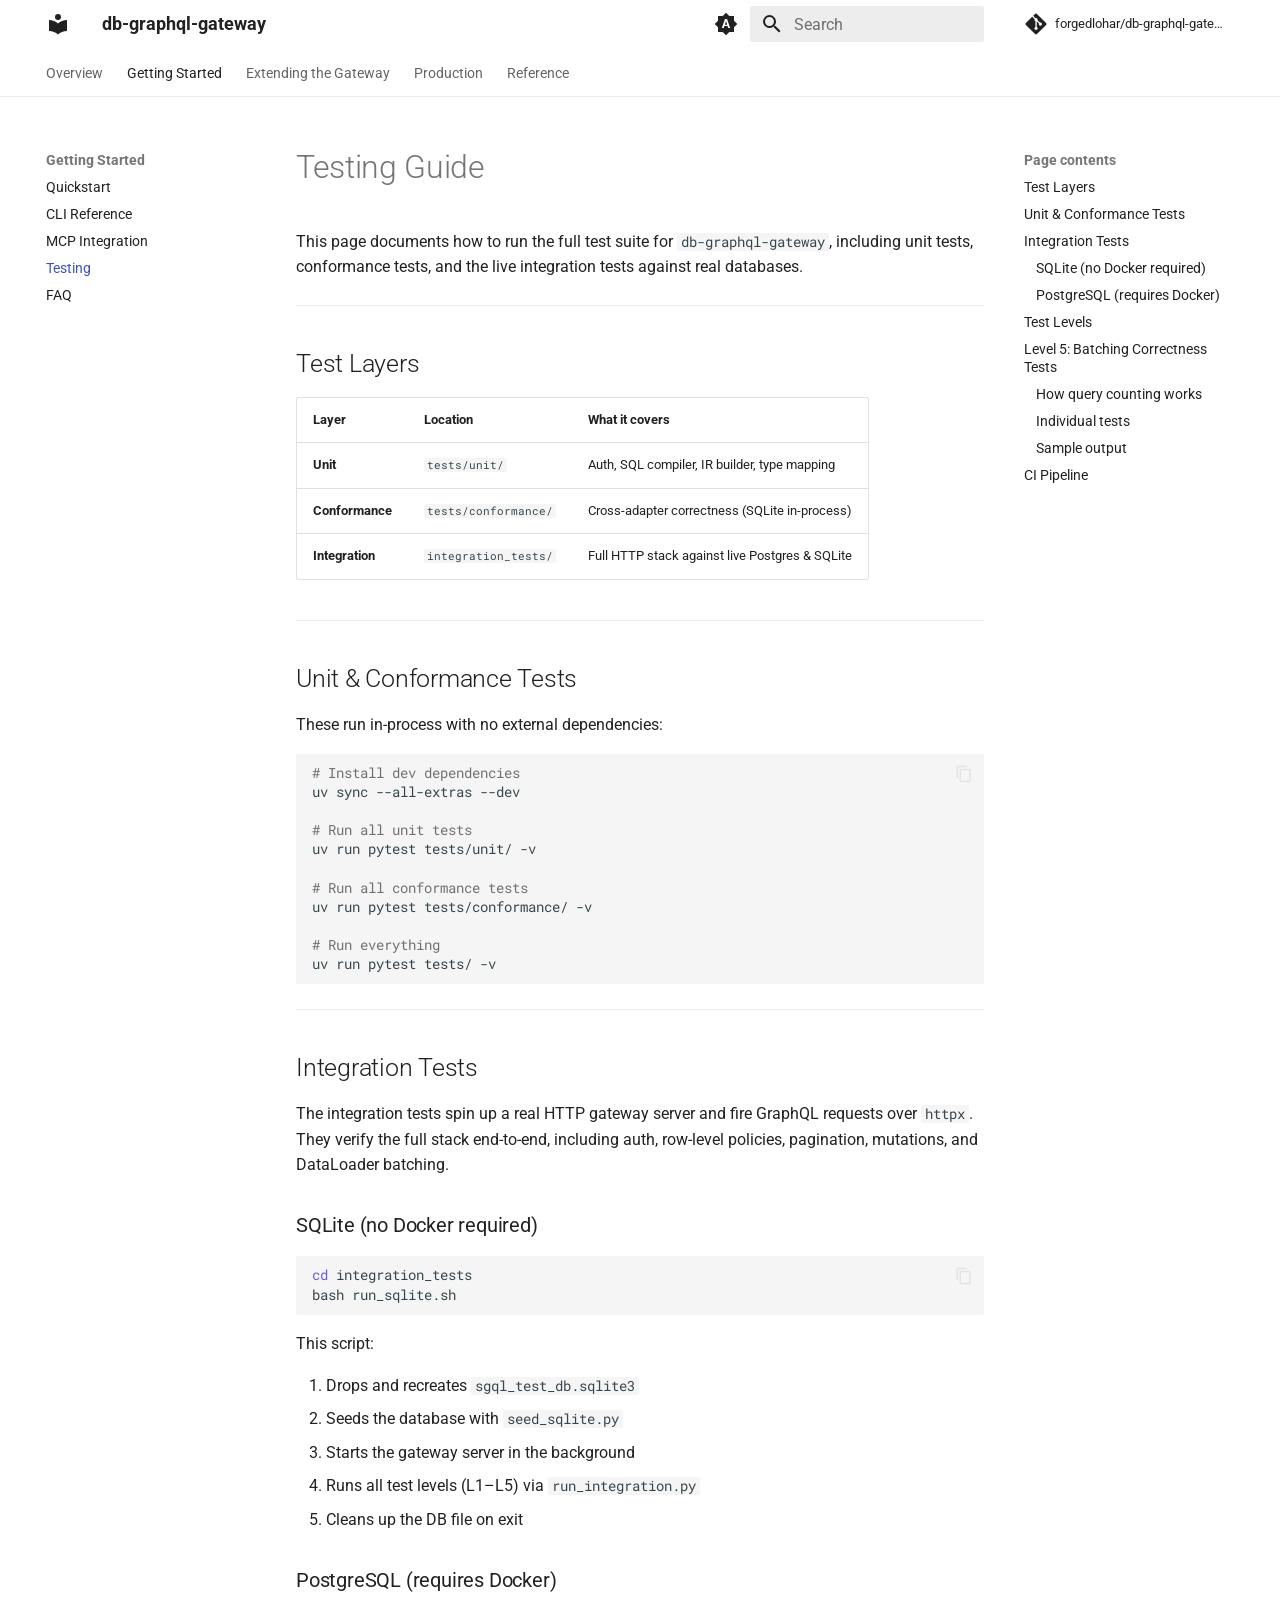
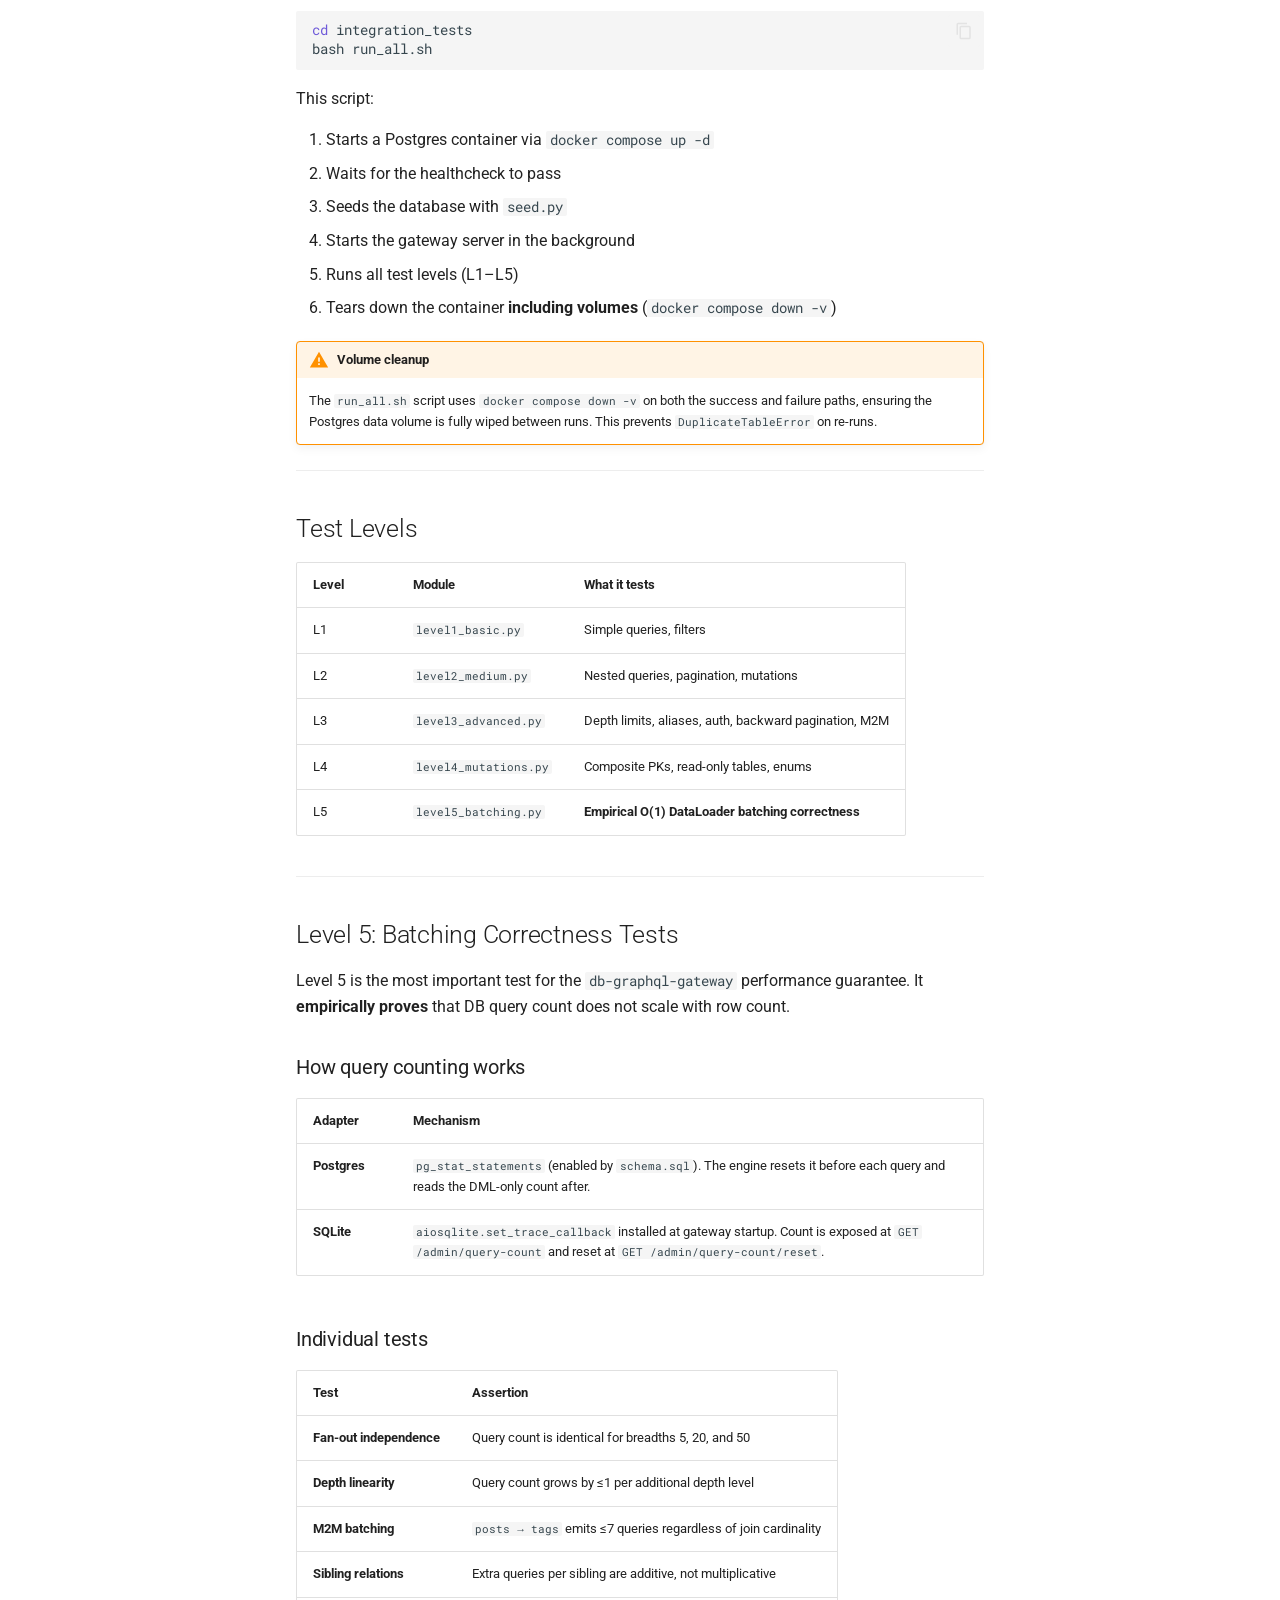
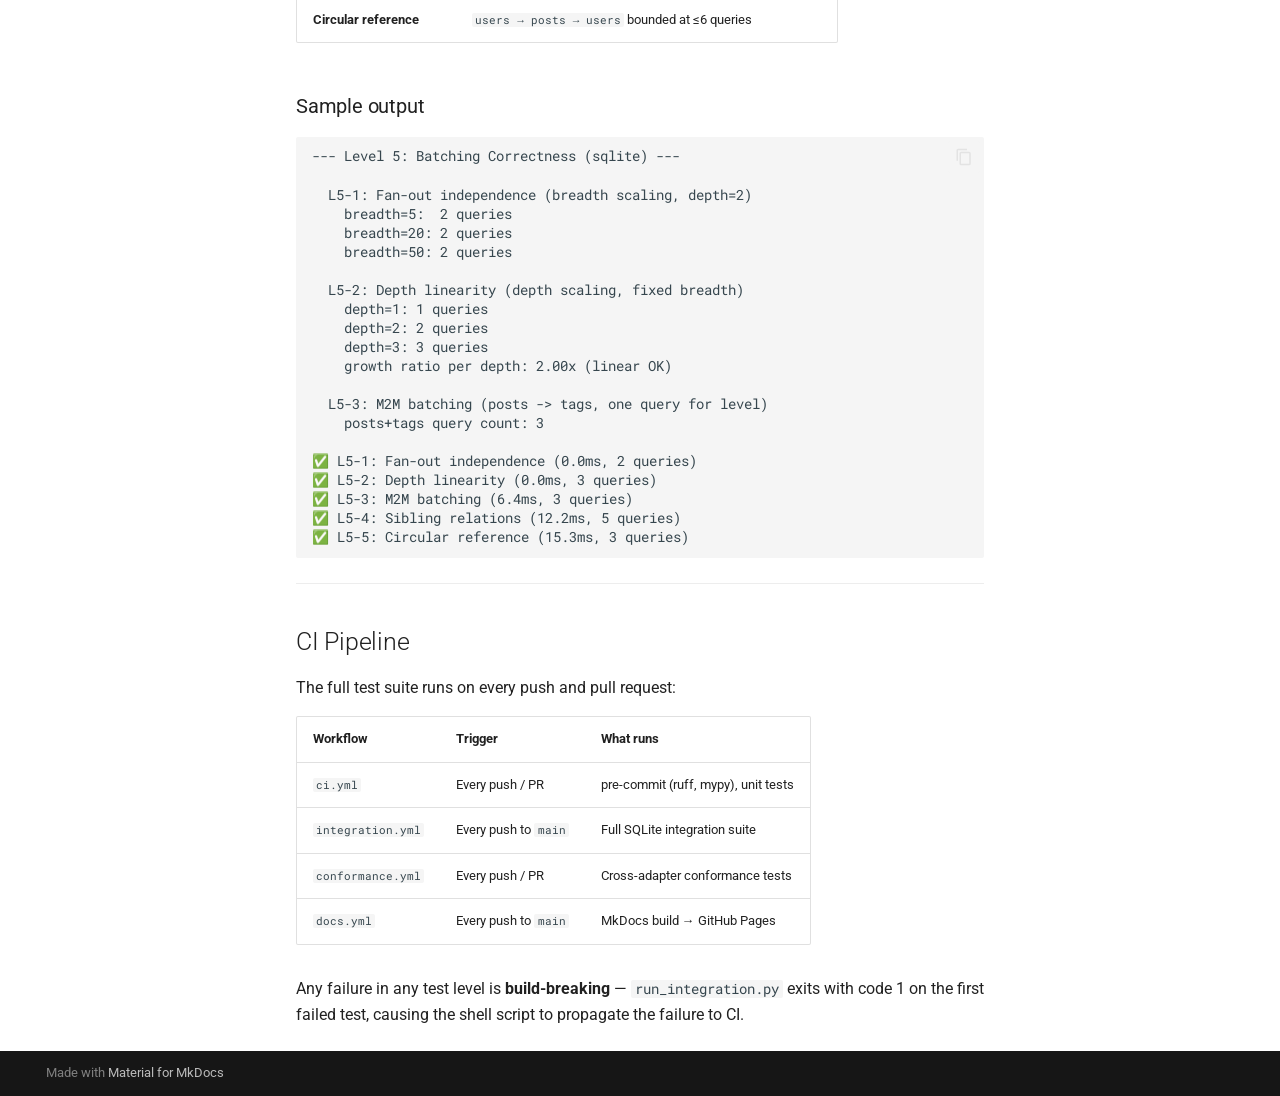
<file: testing/index.html>
<!doctype html>
<html lang="en" class="no-js">
  <head>
    
      <meta charset="utf-8">
      <meta name="viewport" content="width=device-width,initial-scale=1">
      
        <meta name="description" content="A database-agnostic GraphQL gateway that pushes authorization and filtering down to SQL.">
      
      
      
        <link rel="canonical" href="https://forgedlohar.github.io/db-graphql-gateway/testing/">
      
      
        <link rel="prev" href="../mcp/">
      
      
        <link rel="next" href="../FAQ/">
      
      
        
      
      
      <link rel="icon" href="../assets/images/favicon.png">
      <meta name="generator" content="mkdocs-1.6.1, mkdocs-material-9.7.7">
    
    
      
        <title>Testing - db-graphql-gateway</title>
      
    
    
      <link rel="stylesheet" href="../assets/stylesheets/main.ec1eaa64.min.css">
      
        
        <link rel="stylesheet" href="../assets/stylesheets/palette.ab4e12ef.min.css">
      
      


    
    
      
    
    
      
        
        
        <link rel="preconnect" href="https://fonts.gstatic.com" crossorigin>
        <link rel="stylesheet" href="https://fonts.googleapis.com/css?family=Roboto:300,300i,400,400i,700,700i%7CRoboto+Mono:400,400i,700,700i&display=fallback">
        <style>:root{--md-text-font:"Roboto";--md-code-font:"Roboto Mono"}</style>
      
    
    
    <script>__md_scope=new URL("..",location),__md_hash=e=>[...e].reduce(((e,_)=>(e<<5)-e+_.charCodeAt(0)),0),__md_get=(e,_=localStorage,t=__md_scope)=>JSON.parse(_.getItem(t.pathname+"."+e)),__md_set=(e,_,t=localStorage,a=__md_scope)=>{try{t.setItem(a.pathname+"."+e,JSON.stringify(_))}catch(e){}}</script>
    
      

    
    
  </head>
  
  
    
    
      
    
    
    
    
    <body dir="ltr" data-md-color-scheme="default" data-md-color-primary="pink" data-md-color-accent="pink">
  
    
    <input class="md-toggle" data-md-toggle="drawer" type="checkbox" id="__drawer" autocomplete="off">
    <input class="md-toggle" data-md-toggle="search" type="checkbox" id="__search" autocomplete="off">
    <label class="md-overlay" for="__drawer"></label>
    <div data-md-component="skip">
      
        
        <a href="#testing-guide" class="md-skip">
          Skip to content
        </a>
      
    </div>
    <div data-md-component="announce">
      
    </div>
    
    
      

<header class="md-header" data-md-component="header">
  <nav class="md-header__inner md-grid" aria-label="Header">
    <a href=".." title="db-graphql-gateway" class="md-header__button md-logo" aria-label="db-graphql-gateway" data-md-component="logo">
      
  
  <svg xmlns="http://www.w3.org/2000/svg" viewBox="0 0 24 24"><path d="M12 8a3 3 0 0 0 3-3 3 3 0 0 0-3-3 3 3 0 0 0-3 3 3 3 0 0 0 3 3m0 3.54C9.64 9.35 6.5 8 3 8v11c3.5 0 6.64 1.35 9 3.54 2.36-2.19 5.5-3.54 9-3.54V8c-3.5 0-6.64 1.35-9 3.54"/></svg>

    </a>
    <label class="md-header__button md-icon" for="__drawer">
      
      <svg xmlns="http://www.w3.org/2000/svg" viewBox="0 0 24 24"><path d="M3 6h18v2H3zm0 5h18v2H3zm0 5h18v2H3z"/></svg>
    </label>
    <div class="md-header__title" data-md-component="header-title">
      <div class="md-header__ellipsis">
        <div class="md-header__topic">
          <span class="md-ellipsis">
            db-graphql-gateway
          </span>
        </div>
        <div class="md-header__topic" data-md-component="header-topic">
          <span class="md-ellipsis">
            
              Testing
            
          </span>
        </div>
      </div>
    </div>
    
      
        <form class="md-header__option" data-md-component="palette">
  
    
    
    
    <input class="md-option" data-md-color-media="(prefers-color-scheme)" data-md-color-scheme="default" data-md-color-primary="pink" data-md-color-accent="pink"  aria-label="Switch to light mode"  type="radio" name="__palette" id="__palette_0">
    
      <label class="md-header__button md-icon" title="Switch to light mode" for="__palette_1" hidden>
        <svg xmlns="http://www.w3.org/2000/svg" viewBox="0 0 24 24"><path d="m14.3 16-.7-2h-3.2l-.7 2H7.8L11 7h2l3.2 9zM20 8.69V4h-4.69L12 .69 8.69 4H4v4.69L.69 12 4 15.31V20h4.69L12 23.31 15.31 20H20v-4.69L23.31 12zm-9.15 3.96h2.3L12 9z"/></svg>
      </label>
    
  
    
    
    
    <input class="md-option" data-md-color-media="(prefers-color-scheme: light)" data-md-color-scheme="default" data-md-color-primary="pink" data-md-color-accent="pink"  aria-label="Switch to dark mode"  type="radio" name="__palette" id="__palette_1">
    
      <label class="md-header__button md-icon" title="Switch to dark mode" for="__palette_2" hidden>
        <svg xmlns="http://www.w3.org/2000/svg" viewBox="0 0 24 24"><path d="M12 8a4 4 0 0 0-4 4 4 4 0 0 0 4 4 4 4 0 0 0 4-4 4 4 0 0 0-4-4m0 10a6 6 0 0 1-6-6 6 6 0 0 1 6-6 6 6 0 0 1 6 6 6 6 0 0 1-6 6m8-9.31V4h-4.69L12 .69 8.69 4H4v4.69L.69 12 4 15.31V20h4.69L12 23.31 15.31 20H20v-4.69L23.31 12z"/></svg>
      </label>
    
  
    
    
    
    <input class="md-option" data-md-color-media="(prefers-color-scheme: dark)" data-md-color-scheme="slate" data-md-color-primary="pink" data-md-color-accent="pink"  aria-label="Switch to system preference"  type="radio" name="__palette" id="__palette_2">
    
      <label class="md-header__button md-icon" title="Switch to system preference" for="__palette_0" hidden>
        <svg xmlns="http://www.w3.org/2000/svg" viewBox="0 0 24 24"><path d="M12 18c-.89 0-1.74-.2-2.5-.55C11.56 16.5 13 14.42 13 12s-1.44-4.5-3.5-5.45C10.26 6.2 11.11 6 12 6a6 6 0 0 1 6 6 6 6 0 0 1-6 6m8-9.31V4h-4.69L12 .69 8.69 4H4v4.69L.69 12 4 15.31V20h4.69L12 23.31 15.31 20H20v-4.69L23.31 12z"/></svg>
      </label>
    
  
</form>
      
    
    
      <script>var palette=__md_get("__palette");if(palette&&palette.color){if("(prefers-color-scheme)"===palette.color.media){var media=matchMedia("(prefers-color-scheme: light)"),input=document.querySelector(media.matches?"[data-md-color-media='(prefers-color-scheme: light)']":"[data-md-color-media='(prefers-color-scheme: dark)']");palette.color.media=input.getAttribute("data-md-color-media"),palette.color.scheme=input.getAttribute("data-md-color-scheme"),palette.color.primary=input.getAttribute("data-md-color-primary"),palette.color.accent=input.getAttribute("data-md-color-accent")}for(var[key,value]of Object.entries(palette.color))document.body.setAttribute("data-md-color-"+key,value)}</script>
    
    
    
      
      
        <label class="md-header__button md-icon" for="__search">
          
          <svg xmlns="http://www.w3.org/2000/svg" viewBox="0 0 24 24"><path d="M9.5 3A6.5 6.5 0 0 1 16 9.5c0 1.61-.59 3.09-1.56 4.23l.27.27h.79l5 5-1.5 1.5-5-5v-.79l-.27-.27A6.52 6.52 0 0 1 9.5 16 6.5 6.5 0 0 1 3 9.5 6.5 6.5 0 0 1 9.5 3m0 2C7 5 5 7 5 9.5S7 14 9.5 14 14 12 14 9.5 12 5 9.5 5"/></svg>
        </label>
        <div class="md-search" data-md-component="search" role="dialog">
  <label class="md-search__overlay" for="__search"></label>
  <div class="md-search__inner" role="search">
    <form class="md-search__form" name="search">
      <input type="text" class="md-search__input" name="query" aria-label="Search" placeholder="Search" autocapitalize="off" autocorrect="off" autocomplete="off" spellcheck="false" data-md-component="search-query" required>
      <label class="md-search__icon md-icon" for="__search">
        
        <svg xmlns="http://www.w3.org/2000/svg" viewBox="0 0 24 24"><path d="M9.5 3A6.5 6.5 0 0 1 16 9.5c0 1.61-.59 3.09-1.56 4.23l.27.27h.79l5 5-1.5 1.5-5-5v-.79l-.27-.27A6.52 6.52 0 0 1 9.5 16 6.5 6.5 0 0 1 3 9.5 6.5 6.5 0 0 1 9.5 3m0 2C7 5 5 7 5 9.5S7 14 9.5 14 14 12 14 9.5 12 5 9.5 5"/></svg>
        
        <svg xmlns="http://www.w3.org/2000/svg" viewBox="0 0 24 24"><path d="M20 11v2H8l5.5 5.5-1.42 1.42L4.16 12l7.92-7.92L13.5 5.5 8 11z"/></svg>
      </label>
      <nav class="md-search__options" aria-label="Search">
        
        <button type="reset" class="md-search__icon md-icon" title="Clear" aria-label="Clear" tabindex="-1">
          
          <svg xmlns="http://www.w3.org/2000/svg" viewBox="0 0 24 24"><path d="M19 6.41 17.59 5 12 10.59 6.41 5 5 6.41 10.59 12 5 17.59 6.41 19 12 13.41 17.59 19 19 17.59 13.41 12z"/></svg>
        </button>
      </nav>
      
        <div class="md-search__suggest" data-md-component="search-suggest"></div>
      
    </form>
    <div class="md-search__output">
      <div class="md-search__scrollwrap" tabindex="0" data-md-scrollfix>
        <div class="md-search-result" data-md-component="search-result">
          <div class="md-search-result__meta">
            Initializing search
          </div>
          <ol class="md-search-result__list" role="presentation"></ol>
        </div>
      </div>
    </div>
  </div>
</div>
      
    
    
      <div class="md-header__source">
        <a href="https://github.com/forgedlohar/db-graphql-gateway" title="Go to repository" class="md-source" data-md-component="source">
  <div class="md-source__icon md-icon">
    
    <svg xmlns="http://www.w3.org/2000/svg" viewBox="0 0 448 512"><!--! Font Awesome Free 7.1.0 by @fontawesome - https://fontawesome.com License - https://fontawesome.com/license/free (Icons: CC BY 4.0, Fonts: SIL OFL 1.1, Code: MIT License) Copyright 2025 Fonticons, Inc.--><path d="M439.6 236.1 244 40.5c-5.4-5.5-12.8-8.5-20.4-8.5s-15 3-20.4 8.4L162.5 81l51.5 51.5c27.1-9.1 52.7 16.8 43.4 43.7l49.7 49.7c34.2-11.8 61.2 31 35.5 56.7-26.5 26.5-70.2-2.9-56-37.3L240.3 199v121.9c25.3 12.5 22.3 41.8 9.1 55-6.4 6.4-15.2 10.1-24.3 10.1s-17.8-3.6-24.3-10.1c-17.6-17.6-11.1-46.9 11.2-56v-123c-20.8-8.5-24.6-30.7-18.6-45L142.6 101 8.5 235.1C3 240.6 0 247.9 0 255.5s3 15 8.5 20.4l195.6 195.7c5.4 5.4 12.7 8.4 20.4 8.4s15-3 20.4-8.4l194.7-194.7c5.4-5.4 8.4-12.8 8.4-20.4s-3-15-8.4-20.4"/></svg>
  </div>
  <div class="md-source__repository">
    forgedlohar/db-graphql-gateway
  </div>
</a>
      </div>
    
  </nav>
  
</header>
    
    <div class="md-container" data-md-component="container">
      
      
        
          
            
<nav class="md-tabs" aria-label="Tabs" data-md-component="tabs">
  <div class="md-grid">
    <ul class="md-tabs__list">
      
        
  
  
  
  
    
    
      <li class="md-tabs__item">
        <a href=".." class="md-tabs__link">
          
  
  
  Overview

        </a>
      </li>
    
  

      
        
  
  
  
    
  
  
    
    
      <li class="md-tabs__item md-tabs__item--active">
        <a href="../quickstart/" class="md-tabs__link">
          
  
  
  Getting Started

        </a>
      </li>
    
  

      
        
  
  
  
  
    
    
      <li class="md-tabs__item">
        <a href="../CONTRIBUTING_ADAPTER/" class="md-tabs__link">
          
  
  
  Extending the Gateway

        </a>
      </li>
    
  

      
        
  
  
  
  
    
    
      <li class="md-tabs__item">
        <a href="../SECURITY/" class="md-tabs__link">
          
  
  
  Production

        </a>
      </li>
    
  

      
        
  
  
  
  
    
    
      <li class="md-tabs__item">
        <a href="../CHANGELOG/" class="md-tabs__link">
          
  
  
  Reference

        </a>
      </li>
    
  

      
    </ul>
  </div>
</nav>
          
        
      
      <main class="md-main" data-md-component="main">
        <div class="md-main__inner md-grid">
          
            
              
              <div class="md-sidebar md-sidebar--primary" data-md-component="sidebar" data-md-type="navigation" >
                <div class="md-sidebar__scrollwrap">
                  <div class="md-sidebar__inner">
                    


  


<nav class="md-nav md-nav--primary md-nav--lifted" aria-label="Navigation" data-md-level="0">
  <label class="md-nav__title" for="__drawer">
    <a href=".." title="db-graphql-gateway" class="md-nav__button md-logo" aria-label="db-graphql-gateway" data-md-component="logo">
      
  
  <svg xmlns="http://www.w3.org/2000/svg" viewBox="0 0 24 24"><path d="M12 8a3 3 0 0 0 3-3 3 3 0 0 0-3-3 3 3 0 0 0-3 3 3 3 0 0 0 3 3m0 3.54C9.64 9.35 6.5 8 3 8v11c3.5 0 6.64 1.35 9 3.54 2.36-2.19 5.5-3.54 9-3.54V8c-3.5 0-6.64 1.35-9 3.54"/></svg>

    </a>
    db-graphql-gateway
  </label>
  
    <div class="md-nav__source">
      <a href="https://github.com/forgedlohar/db-graphql-gateway" title="Go to repository" class="md-source" data-md-component="source">
  <div class="md-source__icon md-icon">
    
    <svg xmlns="http://www.w3.org/2000/svg" viewBox="0 0 448 512"><!--! Font Awesome Free 7.1.0 by @fontawesome - https://fontawesome.com License - https://fontawesome.com/license/free (Icons: CC BY 4.0, Fonts: SIL OFL 1.1, Code: MIT License) Copyright 2025 Fonticons, Inc.--><path d="M439.6 236.1 244 40.5c-5.4-5.5-12.8-8.5-20.4-8.5s-15 3-20.4 8.4L162.5 81l51.5 51.5c27.1-9.1 52.7 16.8 43.4 43.7l49.7 49.7c34.2-11.8 61.2 31 35.5 56.7-26.5 26.5-70.2-2.9-56-37.3L240.3 199v121.9c25.3 12.5 22.3 41.8 9.1 55-6.4 6.4-15.2 10.1-24.3 10.1s-17.8-3.6-24.3-10.1c-17.6-17.6-11.1-46.9 11.2-56v-123c-20.8-8.5-24.6-30.7-18.6-45L142.6 101 8.5 235.1C3 240.6 0 247.9 0 255.5s3 15 8.5 20.4l195.6 195.7c5.4 5.4 12.7 8.4 20.4 8.4s15-3 20.4-8.4l194.7-194.7c5.4-5.4 8.4-12.8 8.4-20.4s-3-15-8.4-20.4"/></svg>
  </div>
  <div class="md-source__repository">
    forgedlohar/db-graphql-gateway
  </div>
</a>
    </div>
  
  <ul class="md-nav__list" data-md-scrollfix>
    
      
      
  
  
  
  
    
    
    
    
      
      
        
      
    
    
    <li class="md-nav__item md-nav__item--nested">
      
        
        
        <input class="md-nav__toggle md-toggle " type="checkbox" id="__nav_1" >
        
          
          <label class="md-nav__link" for="__nav_1" id="__nav_1_label" tabindex="0">
            
  
  
  <span class="md-ellipsis">
    
  
    Overview
  

    
  </span>
  
  

            <span class="md-nav__icon md-icon"></span>
          </label>
        
        <nav class="md-nav" data-md-level="1" aria-labelledby="__nav_1_label" aria-expanded="false">
          <label class="md-nav__title" for="__nav_1">
            <span class="md-nav__icon md-icon"></span>
            
  
    Overview
  

          </label>
          <ul class="md-nav__list" data-md-scrollfix>
            
              
                
  
  
  
  
    <li class="md-nav__item">
      <a href=".." class="md-nav__link">
        
  
  
  <span class="md-ellipsis">
    
  
    Introduction
  

    
  </span>
  
  

      </a>
    </li>
  

              
            
              
                
  
  
  
  
    <li class="md-nav__item">
      <a href="../comparison/" class="md-nav__link">
        
  
  
  <span class="md-ellipsis">
    
  
    Comparison
  

    
  </span>
  
  

      </a>
    </li>
  

              
            
              
                
  
  
  
  
    <li class="md-nav__item">
      <a href="../ARCHITECTURE/" class="md-nav__link">
        
  
  
  <span class="md-ellipsis">
    
  
    Architecture
  

    
  </span>
  
  

      </a>
    </li>
  

              
            
          </ul>
        </nav>
      
    </li>
  

    
      
      
  
  
    
  
  
  
    
    
    
    
      
        
        
      
      
        
      
    
    
    <li class="md-nav__item md-nav__item--active md-nav__item--section md-nav__item--nested">
      
        
        
        <input class="md-nav__toggle md-toggle " type="checkbox" id="__nav_2" checked>
        
          
          <label class="md-nav__link" for="__nav_2" id="__nav_2_label" tabindex="">
            
  
  
  <span class="md-ellipsis">
    
  
    Getting Started
  

    
  </span>
  
  

            <span class="md-nav__icon md-icon"></span>
          </label>
        
        <nav class="md-nav" data-md-level="1" aria-labelledby="__nav_2_label" aria-expanded="true">
          <label class="md-nav__title" for="__nav_2">
            <span class="md-nav__icon md-icon"></span>
            
  
    Getting Started
  

          </label>
          <ul class="md-nav__list" data-md-scrollfix>
            
              
                
  
  
  
  
    <li class="md-nav__item">
      <a href="../quickstart/" class="md-nav__link">
        
  
  
  <span class="md-ellipsis">
    
  
    Quickstart
  

    
  </span>
  
  

      </a>
    </li>
  

              
            
              
                
  
  
  
  
    <li class="md-nav__item">
      <a href="../cli/" class="md-nav__link">
        
  
  
  <span class="md-ellipsis">
    
  
    CLI Reference
  

    
  </span>
  
  

      </a>
    </li>
  

              
            
              
                
  
  
  
  
    <li class="md-nav__item">
      <a href="../mcp/" class="md-nav__link">
        
  
  
  <span class="md-ellipsis">
    
  
    MCP Integration
  

    
  </span>
  
  

      </a>
    </li>
  

              
            
              
                
  
  
    
  
  
  
    <li class="md-nav__item md-nav__item--active">
      
      <input class="md-nav__toggle md-toggle" type="checkbox" id="__toc">
      
      
        
      
      
        <label class="md-nav__link md-nav__link--active" for="__toc">
          
  
  
  <span class="md-ellipsis">
    
  
    Testing
  

    
  </span>
  
  

          <span class="md-nav__icon md-icon"></span>
        </label>
      
      <a href="./" class="md-nav__link md-nav__link--active">
        
  
  
  <span class="md-ellipsis">
    
  
    Testing
  

    
  </span>
  
  

      </a>
      
        

  

<nav class="md-nav md-nav--secondary" aria-label="Page contents">
  
  
  
    
  
  
    <label class="md-nav__title" for="__toc">
      <span class="md-nav__icon md-icon"></span>
      Page contents
    </label>
    <ul class="md-nav__list" data-md-component="toc" data-md-scrollfix>
      
        <li class="md-nav__item">
  <a href="#test-layers" class="md-nav__link">
    <span class="md-ellipsis">
      
        Test Layers
      
    </span>
  </a>
  
</li>
      
        <li class="md-nav__item">
  <a href="#unit-conformance-tests" class="md-nav__link">
    <span class="md-ellipsis">
      
        Unit &amp; Conformance Tests
      
    </span>
  </a>
  
</li>
      
        <li class="md-nav__item">
  <a href="#integration-tests" class="md-nav__link">
    <span class="md-ellipsis">
      
        Integration Tests
      
    </span>
  </a>
  
    <nav class="md-nav" aria-label="Integration Tests">
      <ul class="md-nav__list">
        
          <li class="md-nav__item">
  <a href="#sqlite-no-docker-required" class="md-nav__link">
    <span class="md-ellipsis">
      
        SQLite (no Docker required)
      
    </span>
  </a>
  
</li>
        
          <li class="md-nav__item">
  <a href="#postgresql-requires-docker" class="md-nav__link">
    <span class="md-ellipsis">
      
        PostgreSQL (requires Docker)
      
    </span>
  </a>
  
</li>
        
      </ul>
    </nav>
  
</li>
      
        <li class="md-nav__item">
  <a href="#test-levels" class="md-nav__link">
    <span class="md-ellipsis">
      
        Test Levels
      
    </span>
  </a>
  
</li>
      
        <li class="md-nav__item">
  <a href="#level-5-batching-correctness-tests" class="md-nav__link">
    <span class="md-ellipsis">
      
        Level 5: Batching Correctness Tests
      
    </span>
  </a>
  
    <nav class="md-nav" aria-label="Level 5: Batching Correctness Tests">
      <ul class="md-nav__list">
        
          <li class="md-nav__item">
  <a href="#how-query-counting-works" class="md-nav__link">
    <span class="md-ellipsis">
      
        How query counting works
      
    </span>
  </a>
  
</li>
        
          <li class="md-nav__item">
  <a href="#individual-tests" class="md-nav__link">
    <span class="md-ellipsis">
      
        Individual tests
      
    </span>
  </a>
  
</li>
        
          <li class="md-nav__item">
  <a href="#sample-output" class="md-nav__link">
    <span class="md-ellipsis">
      
        Sample output
      
    </span>
  </a>
  
</li>
        
      </ul>
    </nav>
  
</li>
      
        <li class="md-nav__item">
  <a href="#ci-pipeline" class="md-nav__link">
    <span class="md-ellipsis">
      
        CI Pipeline
      
    </span>
  </a>
  
</li>
      
    </ul>
  
</nav>
      
    </li>
  

              
            
              
                
  
  
  
  
    <li class="md-nav__item">
      <a href="../FAQ/" class="md-nav__link">
        
  
  
  <span class="md-ellipsis">
    
  
    FAQ
  

    
  </span>
  
  

      </a>
    </li>
  

              
            
          </ul>
        </nav>
      
    </li>
  

    
      
      
  
  
  
  
    
    
    
    
      
      
        
      
    
    
    <li class="md-nav__item md-nav__item--nested">
      
        
        
        <input class="md-nav__toggle md-toggle " type="checkbox" id="__nav_3" >
        
          
          <label class="md-nav__link" for="__nav_3" id="__nav_3_label" tabindex="0">
            
  
  
  <span class="md-ellipsis">
    
  
    Extending the Gateway
  

    
  </span>
  
  

            <span class="md-nav__icon md-icon"></span>
          </label>
        
        <nav class="md-nav" data-md-level="1" aria-labelledby="__nav_3_label" aria-expanded="false">
          <label class="md-nav__title" for="__nav_3">
            <span class="md-nav__icon md-icon"></span>
            
  
    Extending the Gateway
  

          </label>
          <ul class="md-nav__list" data-md-scrollfix>
            
              
                
  
  
  
  
    <li class="md-nav__item">
      <a href="../CONTRIBUTING_ADAPTER/" class="md-nav__link">
        
  
  
  <span class="md-ellipsis">
    
  
    Adapter Development
  

    
  </span>
  
  

      </a>
    </li>
  

              
            
          </ul>
        </nav>
      
    </li>
  

    
      
      
  
  
  
  
    
    
    
    
      
      
        
      
    
    
    <li class="md-nav__item md-nav__item--nested">
      
        
        
        <input class="md-nav__toggle md-toggle " type="checkbox" id="__nav_4" >
        
          
          <label class="md-nav__link" for="__nav_4" id="__nav_4_label" tabindex="0">
            
  
  
  <span class="md-ellipsis">
    
  
    Production
  

    
  </span>
  
  

            <span class="md-nav__icon md-icon"></span>
          </label>
        
        <nav class="md-nav" data-md-level="1" aria-labelledby="__nav_4_label" aria-expanded="false">
          <label class="md-nav__title" for="__nav_4">
            <span class="md-nav__icon md-icon"></span>
            
  
    Production
  

          </label>
          <ul class="md-nav__list" data-md-scrollfix>
            
              
                
  
  
  
  
    <li class="md-nav__item">
      <a href="../SECURITY/" class="md-nav__link">
        
  
  
  <span class="md-ellipsis">
    
  
    Security
  

    
  </span>
  
  

      </a>
    </li>
  

              
            
              
                
  
  
  
  
    <li class="md-nav__item">
      <a href="../BENCHMARKS/" class="md-nav__link">
        
  
  
  <span class="md-ellipsis">
    
  
    Performance & Benchmarks
  

    
  </span>
  
  

      </a>
    </li>
  

              
            
          </ul>
        </nav>
      
    </li>
  

    
      
      
  
  
  
  
    
    
    
    
      
      
        
      
    
    
    <li class="md-nav__item md-nav__item--nested">
      
        
        
        <input class="md-nav__toggle md-toggle " type="checkbox" id="__nav_5" >
        
          
          <label class="md-nav__link" for="__nav_5" id="__nav_5_label" tabindex="0">
            
  
  
  <span class="md-ellipsis">
    
  
    Reference
  

    
  </span>
  
  

            <span class="md-nav__icon md-icon"></span>
          </label>
        
        <nav class="md-nav" data-md-level="1" aria-labelledby="__nav_5_label" aria-expanded="false">
          <label class="md-nav__title" for="__nav_5">
            <span class="md-nav__icon md-icon"></span>
            
  
    Reference
  

          </label>
          <ul class="md-nav__list" data-md-scrollfix>
            
              
                
  
  
  
  
    <li class="md-nav__item">
      <a href="../CHANGELOG/" class="md-nav__link">
        
  
  
  <span class="md-ellipsis">
    
  
    Changelog
  

    
  </span>
  
  

      </a>
    </li>
  

              
            
          </ul>
        </nav>
      
    </li>
  

    
  </ul>
</nav>
                  </div>
                </div>
              </div>
            
            
              
              <div class="md-sidebar md-sidebar--secondary" data-md-component="sidebar" data-md-type="toc" >
                <div class="md-sidebar__scrollwrap">
                  <div class="md-sidebar__inner">
                    

  

<nav class="md-nav md-nav--secondary" aria-label="Page contents">
  
  
  
    
  
  
    <label class="md-nav__title" for="__toc">
      <span class="md-nav__icon md-icon"></span>
      Page contents
    </label>
    <ul class="md-nav__list" data-md-component="toc" data-md-scrollfix>
      
        <li class="md-nav__item">
  <a href="#test-layers" class="md-nav__link">
    <span class="md-ellipsis">
      
        Test Layers
      
    </span>
  </a>
  
</li>
      
        <li class="md-nav__item">
  <a href="#unit-conformance-tests" class="md-nav__link">
    <span class="md-ellipsis">
      
        Unit &amp; Conformance Tests
      
    </span>
  </a>
  
</li>
      
        <li class="md-nav__item">
  <a href="#integration-tests" class="md-nav__link">
    <span class="md-ellipsis">
      
        Integration Tests
      
    </span>
  </a>
  
    <nav class="md-nav" aria-label="Integration Tests">
      <ul class="md-nav__list">
        
          <li class="md-nav__item">
  <a href="#sqlite-no-docker-required" class="md-nav__link">
    <span class="md-ellipsis">
      
        SQLite (no Docker required)
      
    </span>
  </a>
  
</li>
        
          <li class="md-nav__item">
  <a href="#postgresql-requires-docker" class="md-nav__link">
    <span class="md-ellipsis">
      
        PostgreSQL (requires Docker)
      
    </span>
  </a>
  
</li>
        
      </ul>
    </nav>
  
</li>
      
        <li class="md-nav__item">
  <a href="#test-levels" class="md-nav__link">
    <span class="md-ellipsis">
      
        Test Levels
      
    </span>
  </a>
  
</li>
      
        <li class="md-nav__item">
  <a href="#level-5-batching-correctness-tests" class="md-nav__link">
    <span class="md-ellipsis">
      
        Level 5: Batching Correctness Tests
      
    </span>
  </a>
  
    <nav class="md-nav" aria-label="Level 5: Batching Correctness Tests">
      <ul class="md-nav__list">
        
          <li class="md-nav__item">
  <a href="#how-query-counting-works" class="md-nav__link">
    <span class="md-ellipsis">
      
        How query counting works
      
    </span>
  </a>
  
</li>
        
          <li class="md-nav__item">
  <a href="#individual-tests" class="md-nav__link">
    <span class="md-ellipsis">
      
        Individual tests
      
    </span>
  </a>
  
</li>
        
          <li class="md-nav__item">
  <a href="#sample-output" class="md-nav__link">
    <span class="md-ellipsis">
      
        Sample output
      
    </span>
  </a>
  
</li>
        
      </ul>
    </nav>
  
</li>
      
        <li class="md-nav__item">
  <a href="#ci-pipeline" class="md-nav__link">
    <span class="md-ellipsis">
      
        CI Pipeline
      
    </span>
  </a>
  
</li>
      
    </ul>
  
</nav>
                  </div>
                </div>
              </div>
            
          
          
            <div class="md-content" data-md-component="content">
              
                




              
              <article class="md-content__inner md-typeset">
                
                  


  
  


<h1 id="testing-guide">Testing Guide<a class="headerlink" href="#testing-guide" title="Permanent link">&para;</a></h1>
<p>This page documents how to run the full test suite for <code>db-graphql-gateway</code>, including unit tests, conformance tests, and the live integration tests against real databases.</p>
<hr />
<h2 id="test-layers">Test Layers<a class="headerlink" href="#test-layers" title="Permanent link">&para;</a></h2>
<table>
<thead>
<tr>
<th>Layer</th>
<th>Location</th>
<th>What it covers</th>
</tr>
</thead>
<tbody>
<tr>
<td><strong>Unit</strong></td>
<td><code>tests/unit/</code></td>
<td>Auth, SQL compiler, IR builder, type mapping</td>
</tr>
<tr>
<td><strong>Conformance</strong></td>
<td><code>tests/conformance/</code></td>
<td>Cross-adapter correctness (SQLite in-process)</td>
</tr>
<tr>
<td><strong>Integration</strong></td>
<td><code>integration_tests/</code></td>
<td>Full HTTP stack against live Postgres &amp; SQLite</td>
</tr>
</tbody>
</table>
<hr />
<h2 id="unit-conformance-tests">Unit &amp; Conformance Tests<a class="headerlink" href="#unit-conformance-tests" title="Permanent link">&para;</a></h2>
<p>These run in-process with no external dependencies:</p>
<div class="language-bash highlight"><pre><span></span><code><span class="c1"># Install dev dependencies</span>
uv<span class="w"> </span>sync<span class="w"> </span>--all-extras<span class="w"> </span>--dev

<span class="c1"># Run all unit tests</span>
uv<span class="w"> </span>run<span class="w"> </span>pytest<span class="w"> </span>tests/unit/<span class="w"> </span>-v

<span class="c1"># Run all conformance tests</span>
uv<span class="w"> </span>run<span class="w"> </span>pytest<span class="w"> </span>tests/conformance/<span class="w"> </span>-v

<span class="c1"># Run everything</span>
uv<span class="w"> </span>run<span class="w"> </span>pytest<span class="w"> </span>tests/<span class="w"> </span>-v
</code></pre></div>
<hr />
<h2 id="integration-tests">Integration Tests<a class="headerlink" href="#integration-tests" title="Permanent link">&para;</a></h2>
<p>The integration tests spin up a real HTTP gateway server and fire GraphQL requests over <code>httpx</code>. They verify the full stack end-to-end, including auth, row-level policies, pagination, mutations, and DataLoader batching.</p>
<h3 id="sqlite-no-docker-required">SQLite (no Docker required)<a class="headerlink" href="#sqlite-no-docker-required" title="Permanent link">&para;</a></h3>
<div class="language-bash highlight"><pre><span></span><code><span class="nb">cd</span><span class="w"> </span>integration_tests
bash<span class="w"> </span>run_sqlite.sh
</code></pre></div>
<p>This script:</p>
<ol>
<li>Drops and recreates <code>sgql_test_db.sqlite3</code></li>
<li>Seeds the database with <code>seed_sqlite.py</code></li>
<li>Starts the gateway server in the background</li>
<li>Runs all test levels (L1–L5) via <code>run_integration.py</code></li>
<li>Cleans up the DB file on exit</li>
</ol>
<h3 id="postgresql-requires-docker">PostgreSQL (requires Docker)<a class="headerlink" href="#postgresql-requires-docker" title="Permanent link">&para;</a></h3>
<div class="language-bash highlight"><pre><span></span><code><span class="nb">cd</span><span class="w"> </span>integration_tests
bash<span class="w"> </span>run_all.sh
</code></pre></div>
<p>This script:</p>
<ol>
<li>Starts a Postgres container via <code>docker compose up -d</code></li>
<li>Waits for the healthcheck to pass</li>
<li>Seeds the database with <code>seed.py</code></li>
<li>Starts the gateway server in the background</li>
<li>Runs all test levels (L1–L5)</li>
<li>Tears down the container <strong>including volumes</strong> (<code>docker compose down -v</code>)</li>
</ol>
<div class="admonition warning">
<p class="admonition-title">Volume cleanup</p>
<p>The <code>run_all.sh</code> script uses <code>docker compose down -v</code> on both the success and failure paths, ensuring the Postgres data volume is fully wiped between runs. This prevents <code>DuplicateTableError</code> on re-runs.</p>
</div>
<hr />
<h2 id="test-levels">Test Levels<a class="headerlink" href="#test-levels" title="Permanent link">&para;</a></h2>
<table>
<thead>
<tr>
<th>Level</th>
<th>Module</th>
<th>What it tests</th>
</tr>
</thead>
<tbody>
<tr>
<td>L1</td>
<td><code>level1_basic.py</code></td>
<td>Simple queries, filters</td>
</tr>
<tr>
<td>L2</td>
<td><code>level2_medium.py</code></td>
<td>Nested queries, pagination, mutations</td>
</tr>
<tr>
<td>L3</td>
<td><code>level3_advanced.py</code></td>
<td>Depth limits, aliases, auth, backward pagination, M2M</td>
</tr>
<tr>
<td>L4</td>
<td><code>level4_mutations.py</code></td>
<td>Composite PKs, read-only tables, enums</td>
</tr>
<tr>
<td>L5</td>
<td><code>level5_batching.py</code></td>
<td><strong>Empirical O(1) DataLoader batching correctness</strong></td>
</tr>
</tbody>
</table>
<hr />
<h2 id="level-5-batching-correctness-tests">Level 5: Batching Correctness Tests<a class="headerlink" href="#level-5-batching-correctness-tests" title="Permanent link">&para;</a></h2>
<p>Level 5 is the most important test for the <code>db-graphql-gateway</code> performance guarantee.
It <strong>empirically proves</strong> that DB query count does not scale with row count.</p>
<h3 id="how-query-counting-works">How query counting works<a class="headerlink" href="#how-query-counting-works" title="Permanent link">&para;</a></h3>
<table>
<thead>
<tr>
<th>Adapter</th>
<th>Mechanism</th>
</tr>
</thead>
<tbody>
<tr>
<td><strong>Postgres</strong></td>
<td><code>pg_stat_statements</code> (enabled by <code>schema.sql</code>). The engine resets it before each query and reads the DML-only count after.</td>
</tr>
<tr>
<td><strong>SQLite</strong></td>
<td><code>aiosqlite.set_trace_callback</code> installed at gateway startup. Count is exposed at <code>GET /admin/query-count</code> and reset at <code>GET /admin/query-count/reset</code>.</td>
</tr>
</tbody>
</table>
<h3 id="individual-tests">Individual tests<a class="headerlink" href="#individual-tests" title="Permanent link">&para;</a></h3>
<table>
<thead>
<tr>
<th>Test</th>
<th>Assertion</th>
</tr>
</thead>
<tbody>
<tr>
<td><strong>Fan-out independence</strong></td>
<td>Query count is identical for breadths 5, 20, and 50</td>
</tr>
<tr>
<td><strong>Depth linearity</strong></td>
<td>Query count grows by ≤1 per additional depth level</td>
</tr>
<tr>
<td><strong>M2M batching</strong></td>
<td><code>posts → tags</code> emits ≤7 queries regardless of join cardinality</td>
</tr>
<tr>
<td><strong>Sibling relations</strong></td>
<td>Extra queries per sibling are additive, not multiplicative</td>
</tr>
<tr>
<td><strong>Circular reference</strong></td>
<td><code>users → posts → users</code> bounded at ≤6 queries</td>
</tr>
</tbody>
</table>
<h3 id="sample-output">Sample output<a class="headerlink" href="#sample-output" title="Permanent link">&para;</a></h3>
<div class="language-text highlight"><pre><span></span><code>--- Level 5: Batching Correctness (sqlite) ---

  L5-1: Fan-out independence (breadth scaling, depth=2)
    breadth=5:  2 queries
    breadth=20: 2 queries
    breadth=50: 2 queries

  L5-2: Depth linearity (depth scaling, fixed breadth)
    depth=1: 1 queries
    depth=2: 2 queries
    depth=3: 3 queries
    growth ratio per depth: 2.00x (linear OK)

  L5-3: M2M batching (posts -&gt; tags, one query for level)
    posts+tags query count: 3

✅ L5-1: Fan-out independence (0.0ms, 2 queries)
✅ L5-2: Depth linearity (0.0ms, 3 queries)
✅ L5-3: M2M batching (6.4ms, 3 queries)
✅ L5-4: Sibling relations (12.2ms, 5 queries)
✅ L5-5: Circular reference (15.3ms, 3 queries)
</code></pre></div>
<hr />
<h2 id="ci-pipeline">CI Pipeline<a class="headerlink" href="#ci-pipeline" title="Permanent link">&para;</a></h2>
<p>The full test suite runs on every push and pull request:</p>
<table>
<thead>
<tr>
<th>Workflow</th>
<th>Trigger</th>
<th>What runs</th>
</tr>
</thead>
<tbody>
<tr>
<td><code>ci.yml</code></td>
<td>Every push / PR</td>
<td>pre-commit (ruff, mypy), unit tests</td>
</tr>
<tr>
<td><code>integration.yml</code></td>
<td>Every push to <code>main</code></td>
<td>Full SQLite integration suite</td>
</tr>
<tr>
<td><code>conformance.yml</code></td>
<td>Every push / PR</td>
<td>Cross-adapter conformance tests</td>
</tr>
<tr>
<td><code>docs.yml</code></td>
<td>Every push to <code>main</code></td>
<td>MkDocs build → GitHub Pages</td>
</tr>
</tbody>
</table>
<p>Any failure in any test level is <strong>build-breaking</strong> — <code>run_integration.py</code> exits with code 1 on the first failed test, causing the shell script to propagate the failure to CI.</p>












                
              </article>
            </div>
          
          
  <script>var tabs=__md_get("__tabs");if(Array.isArray(tabs))e:for(var set of document.querySelectorAll(".tabbed-set")){var labels=set.querySelector(".tabbed-labels");for(var tab of tabs)for(var label of labels.getElementsByTagName("label"))if(label.innerText.trim()===tab){var input=document.getElementById(label.htmlFor);input.checked=!0;continue e}}</script>

<script>var target=document.getElementById(location.hash.slice(1));target&&target.name&&(target.checked=target.name.startsWith("__tabbed_"))</script>
        </div>
        
          <button type="button" class="md-top md-icon" data-md-component="top" hidden>
  
  <svg xmlns="http://www.w3.org/2000/svg" viewBox="0 0 24 24"><path d="M13 20h-2V8l-5.5 5.5-1.42-1.42L12 4.16l7.92 7.92-1.42 1.42L13 8z"/></svg>
  Back to top
</button>
        
      </main>
      
        <footer class="md-footer">
  
  <div class="md-footer-meta md-typeset">
    <div class="md-footer-meta__inner md-grid">
      <div class="md-copyright">
  
  
    Made with
    <a href="https://squidfunk.github.io/mkdocs-material/" target="_blank" rel="noopener">
      Material for MkDocs
    </a>
  
</div>
      
    </div>
  </div>
</footer>
      
    </div>
    <div class="md-dialog" data-md-component="dialog">
      <div class="md-dialog__inner md-typeset"></div>
    </div>
    
      <div class="md-progress" data-md-component="progress" role="progressbar"></div>
    
    
    
      
      
      <script id="__config" type="application/json">{"annotate": null, "base": "..", "features": ["content.tabs.link", "content.code.annotate", "content.code.copy", "announce.dismiss", "navigation.tabs", "navigation.instant", "navigation.instant.prefetch", "navigation.instant.preview", "navigation.instant.progress", "navigation.path", "navigation.sections", "navigation.top", "navigation.tracking", "search.suggest", "toc.follow"], "search": "../assets/javascripts/workers/search.2c215733.min.js", "tags": null, "translations": {"clipboard.copied": "Copied to clipboard", "clipboard.copy": "Copy to clipboard", "search.result.more.one": "1 more on this page", "search.result.more.other": "# more on this page", "search.result.none": "No matching documents", "search.result.one": "1 matching document", "search.result.other": "# matching documents", "search.result.placeholder": "Type to start searching", "search.result.term.missing": "Missing", "select.version": "Select version"}, "version": null}</script>
    
    
      <script src="../assets/javascripts/bundle.d7400e89.min.js"></script>
      
    
  </body>
</html>
</file>
<file: stylesheets/custom.css>
:root {
  --md-primary-fg-color: #000000;
  --md-primary-bg-color: #ffffff;
  --md-text-color: #374151; /* gray-700 */
}

[data-md-color-scheme="slate"] {
  --md-primary-fg-color: #ffffff;
  --md-primary-bg-color: #0f111a;
  --md-typeset-a-color: #526ddb;
  --md-text-color: #d1d5db; /* gray-300 */
}

/* Seamless Header like GitBook */
.md-header {
  box-shadow: none;
  border-bottom: 1px solid var(--md-default-fg-color--lightest);
}
.md-tabs {
  border-bottom: 1px solid var(--md-default-fg-color--lightest);
}

/* Typography refinements */
.md-typeset h1,
.md-typeset h2,
.md-typeset h3 {
  color: var(--md-default-fg-color);
}

.md-typeset h1 {
  font-weight: 700;
  letter-spacing: -0.02em;
}

.md-typeset h2 {
  font-weight: 600;
  border-bottom: none;
  margin-top: 2em;
}

.md-typeset h3 {
  font-weight: 600;
}

.md-typeset p {
  color: var(--md-text-color);
  line-height: 1.6;
}

/* Rounded corners for code blocks */
.md-typeset pre>code {
  border-radius: 8px;
}

/* Sidebar styling */
.md-nav__link--active {
  font-weight: 600;
}
</file>
<file: assets/stylesheets/main.ec1eaa64.min.css>
@charset "UTF-8";html{-webkit-text-size-adjust:none;-moz-text-size-adjust:none;text-size-adjust:none;box-sizing:border-box}*,:after,:before{box-sizing:inherit}@media (prefers-reduced-motion){*,:after,:before{transition:none!important}}body{margin:0}a,button,input,label{-webkit-tap-highlight-color:transparent}a{color:inherit;text-decoration:none}hr{border:0;box-sizing:initial;display:block;height:.05rem;overflow:visible;padding:0}small{font-size:80%}sub,sup{line-height:1em}img{border-style:none}table{border-collapse:initial;border-spacing:0}td,th{font-weight:400;vertical-align:top}button{background:#0000;border:0;font-family:inherit;font-size:inherit;margin:0;padding:0}input{border:0;outline:none}:root{--md-primary-fg-color:#4051b5;--md-primary-fg-color--light:#5d6cc0;--md-primary-fg-color--dark:#303fa1;--md-primary-bg-color:#fff;--md-primary-bg-color--light:#ffffffb3;--md-accent-fg-color:#526cfe;--md-accent-fg-color--transparent:#526cfe1a;--md-accent-bg-color:#fff;--md-accent-bg-color--light:#ffffffb3}[data-md-color-scheme=default]{color-scheme:light}[data-md-color-scheme=default] img[src$="#gh-dark-mode-only"],[data-md-color-scheme=default] img[src$="#only-dark"]{display:none}:root,[data-md-color-scheme=default]{--md-hue:225deg;--md-default-fg-color:#000000de;--md-default-fg-color--light:#0000008a;--md-default-fg-color--lighter:#00000052;--md-default-fg-color--lightest:#00000012;--md-default-bg-color:#fff;--md-default-bg-color--light:#ffffffb3;--md-default-bg-color--lighter:#ffffff4d;--md-default-bg-color--lightest:#ffffff1f;--md-code-fg-color:#36464e;--md-code-bg-color:#f5f5f5;--md-code-bg-color--light:#f5f5f5b3;--md-code-bg-color--lighter:#f5f5f54d;--md-code-hl-color:#4287ff;--md-code-hl-color--light:#4287ff1a;--md-code-hl-number-color:#d52a2a;--md-code-hl-special-color:#db1457;--md-code-hl-function-color:#a846b9;--md-code-hl-constant-color:#6e59d9;--md-code-hl-keyword-color:#3f6ec6;--md-code-hl-string-color:#1c7d4d;--md-code-hl-name-color:var(--md-code-fg-color);--md-code-hl-operator-color:var(--md-default-fg-color--light);--md-code-hl-punctuation-color:var(--md-default-fg-color--light);--md-code-hl-comment-color:var(--md-default-fg-color--light);--md-code-hl-generic-color:var(--md-default-fg-color--light);--md-code-hl-variable-color:var(--md-default-fg-color--light);--md-typeset-color:var(--md-default-fg-color);--md-typeset-a-color:var(--md-primary-fg-color);--md-typeset-del-color:#f5503d26;--md-typeset-ins-color:#0bd57026;--md-typeset-kbd-color:#fafafa;--md-typeset-kbd-accent-color:#fff;--md-typeset-kbd-border-color:#b8b8b8;--md-typeset-mark-color:#ffff0080;--md-typeset-table-color:#0000001f;--md-typeset-table-color--light:rgba(0,0,0,.035);--md-admonition-fg-color:var(--md-default-fg-color);--md-admonition-bg-color:var(--md-default-bg-color);--md-warning-fg-color:#000000de;--md-warning-bg-color:#ff9;--md-footer-fg-color:#fff;--md-footer-fg-color--light:#ffffffb3;--md-footer-fg-color--lighter:#ffffff73;--md-footer-bg-color:#000000de;--md-footer-bg-color--dark:#00000052;--md-shadow-z1:0 0.2rem 0.5rem #0000000d,0 0 0.05rem #0000001a;--md-shadow-z2:0 0.2rem 0.5rem #0000001a,0 0 0.05rem #00000040;--md-shadow-z3:0 0.2rem 0.5rem #0003,0 0 0.05rem #00000059}.md-icon svg{fill:currentcolor;display:block;height:1.2rem;width:1.2rem}body{-webkit-font-smoothing:antialiased;-moz-osx-font-smoothing:grayscale;--md-text-font-family:var(--md-text-font,_),-apple-system,BlinkMacSystemFont,Helvetica,Arial,sans-serif;--md-code-font-family:var(--md-code-font,_),SFMono-Regular,Consolas,Menlo,monospace}aside,body,input{font-feature-settings:"kern","liga";color:var(--md-typeset-color);font-family:var(--md-text-font-family)}code,kbd,pre{font-feature-settings:"kern";font-family:var(--md-code-font-family)}:root{--md-typeset-table-sort-icon:url('data:image/svg+xml;charset=utf-8,<svg xmlns="http://www.w3.org/2000/svg" viewBox="0 0 24 24"><path d="m18 21-4-4h3V7h-3l4-4 4 4h-3v10h3M2 19v-2h10v2M2 13v-2h7v2M2 7V5h4v2z"/></svg>');--md-typeset-table-sort-icon--asc:url('data:image/svg+xml;charset=utf-8,<svg xmlns="http://www.w3.org/2000/svg" viewBox="0 0 24 24"><path d="M19 17h3l-4 4-4-4h3V3h2M2 17h10v2H2M6 5v2H2V5m0 6h7v2H2z"/></svg>');--md-typeset-table-sort-icon--desc:url('data:image/svg+xml;charset=utf-8,<svg xmlns="http://www.w3.org/2000/svg" viewBox="0 0 24 24"><path d="M19 7h3l-4-4-4 4h3v14h2M2 17h10v2H2M6 5v2H2V5m0 6h7v2H2z"/></svg>')}.md-typeset{-webkit-print-color-adjust:exact;color-adjust:exact;font-size:.8rem;line-height:1.6;overflow-wrap:break-word}@media print{.md-typeset{font-size:.68rem}}.md-typeset blockquote,.md-typeset dl,.md-typeset figure,.md-typeset ol,.md-typeset pre,.md-typeset ul{margin-bottom:1em;margin-top:1em}.md-typeset h1{color:var(--md-default-fg-color--light);font-size:2em;line-height:1.3;margin:0 0 1.25em}.md-typeset h1,.md-typeset h2{font-weight:300;letter-spacing:-.01em}.md-typeset h2{font-size:1.5625em;line-height:1.4;margin:1.6em 0 .64em}.md-typeset h3{font-size:1.25em;font-weight:400;letter-spacing:-.01em;line-height:1.5;margin:1.6em 0 .8em}.md-typeset h2+h3{margin-top:.8em}.md-typeset h4{font-weight:700;letter-spacing:-.01em;margin:1em 0}.md-typeset h5,.md-typeset h6{color:var(--md-default-fg-color--light);font-size:.8em;font-weight:700;letter-spacing:-.01em;margin:1.25em 0}.md-typeset h5{text-transform:uppercase}.md-typeset h5 code{text-transform:none}.md-typeset hr{border-bottom:.05rem solid var(--md-default-fg-color--lightest);display:flow-root;margin:1.5em 0}.md-typeset a{color:var(--md-typeset-a-color);word-break:break-word}.md-typeset a,.md-typeset a:before{transition:color 125ms}.md-typeset a:focus,.md-typeset a:hover{color:var(--md-accent-fg-color)}.md-typeset a:focus code,.md-typeset a:hover code{background-color:var(--md-accent-fg-color--transparent);color:var(--md-accent-fg-color)}.md-typeset a code{color:var(--md-typeset-a-color)}.md-typeset a.focus-visible{outline-color:var(--md-accent-fg-color);outline-offset:.2rem}.md-typeset code,.md-typeset kbd,.md-typeset pre{color:var(--md-code-fg-color);direction:ltr;font-variant-ligatures:none;transition:background-color 125ms}@media print{.md-typeset code,.md-typeset kbd,.md-typeset pre{white-space:pre-wrap}}.md-typeset code{background-color:var(--md-code-bg-color);border-radius:.1rem;-webkit-box-decoration-break:clone;box-decoration-break:clone;font-size:.85em;padding:0 .2941176471em;transition:color 125ms,background-color 125ms;word-break:break-word}.md-typeset code:not(.focus-visible){-webkit-tap-highlight-color:transparent;outline:none}.md-typeset pre{display:flow-root;line-height:1.4;position:relative}.md-typeset pre>code{-webkit-box-decoration-break:slice;box-decoration-break:slice;box-shadow:none;display:block;margin:0;outline-color:var(--md-accent-fg-color);overflow:auto;padding:.7720588235em 1.1764705882em;scrollbar-color:var(--md-default-fg-color--lighter) #0000;scrollbar-width:thin;touch-action:auto;word-break:normal}.md-typeset pre>code:hover{scrollbar-color:var(--md-accent-fg-color) #0000}.md-typeset pre>code::-webkit-scrollbar{height:.2rem;width:.2rem}.md-typeset pre>code::-webkit-scrollbar-thumb{background-color:var(--md-default-fg-color--lighter)}.md-typeset pre>code::-webkit-scrollbar-thumb:hover{background-color:var(--md-accent-fg-color)}.md-typeset kbd{background-color:var(--md-typeset-kbd-color);border-radius:.1rem;box-shadow:0 .1rem 0 .05rem var(--md-typeset-kbd-border-color),0 .1rem 0 var(--md-typeset-kbd-border-color),0 -.1rem .2rem var(--md-typeset-kbd-accent-color) inset;color:var(--md-default-fg-color);display:inline-block;font-size:.75em;padding:0 .6666666667em;vertical-align:text-top;word-break:break-word}.md-typeset mark{background-color:var(--md-typeset-mark-color);-webkit-box-decoration-break:clone;box-decoration-break:clone;color:inherit;word-break:break-word}.md-typeset abbr{cursor:help;text-decoration:none}.md-typeset [data-preview],.md-typeset abbr{border-bottom:.05rem dotted var(--md-default-fg-color--light)}.md-typeset small{opacity:.75}[dir=ltr] .md-typeset sub,[dir=ltr] .md-typeset sup{margin-left:.078125em}[dir=rtl] .md-typeset sub,[dir=rtl] .md-typeset sup{margin-right:.078125em}[dir=ltr] .md-typeset blockquote{padding-left:.6rem}[dir=rtl] .md-typeset blockquote{padding-right:.6rem}[dir=ltr] .md-typeset blockquote{border-left:.2rem solid var(--md-default-fg-color--lighter)}[dir=rtl] .md-typeset blockquote{border-right:.2rem solid var(--md-default-fg-color--lighter)}.md-typeset blockquote{color:var(--md-default-fg-color--light);margin-left:0;margin-right:0}.md-typeset ul{list-style-type:disc}.md-typeset ul[type]{list-style-type:revert-layer}[dir=ltr] .md-typeset ol,[dir=ltr] .md-typeset ul{margin-left:.625em}[dir=rtl] .md-typeset ol,[dir=rtl] .md-typeset ul{margin-right:.625em}.md-typeset ol,.md-typeset ul{padding:0}.md-typeset ol:not([hidden]),.md-typeset ul:not([hidden]){display:flow-root}.md-typeset ol ol,.md-typeset ul ol{list-style-type:lower-alpha}.md-typeset ol ol ol,.md-typeset ul ol ol{list-style-type:lower-roman}.md-typeset ol ol ol ol,.md-typeset ul ol ol ol{list-style-type:upper-alpha}.md-typeset ol ol ol ol ol,.md-typeset ul ol ol ol ol{list-style-type:upper-roman}.md-typeset ol[type],.md-typeset ul[type]{list-style-type:revert-layer}[dir=ltr] .md-typeset ol li,[dir=ltr] .md-typeset ul li{margin-left:1.25em}[dir=rtl] .md-typeset ol li,[dir=rtl] .md-typeset ul li{margin-right:1.25em}.md-typeset ol li,.md-typeset ul li{margin-bottom:.5em}.md-typeset ol li blockquote,.md-typeset ol li p,.md-typeset ul li blockquote,.md-typeset ul li p{margin:.5em 0}.md-typeset ol li:last-child,.md-typeset ul li:last-child{margin-bottom:0}[dir=ltr] .md-typeset ol li ol,[dir=ltr] .md-typeset ol li ul,[dir=ltr] .md-typeset ul li ol,[dir=ltr] .md-typeset ul li ul{margin-left:.625em}[dir=rtl] .md-typeset ol li ol,[dir=rtl] .md-typeset ol li ul,[dir=rtl] .md-typeset ul li ol,[dir=rtl] .md-typeset ul li ul{margin-right:.625em}.md-typeset ol li ol,.md-typeset ol li ul,.md-typeset ul li ol,.md-typeset ul li ul{margin-bottom:.5em;margin-top:.5em}[dir=ltr] .md-typeset dd{margin-left:1.875em}[dir=rtl] .md-typeset dd{margin-right:1.875em}.md-typeset dd{margin-bottom:1.5em;margin-top:1em}.md-typeset img,.md-typeset svg,.md-typeset video{height:auto;max-width:100%}.md-typeset img[align=left]{margin:1em 1em 1em 0}.md-typeset img[align=right]{margin:1em 0 1em 1em}.md-typeset img[align]:only-child{margin-top:0}.md-typeset figure{display:flow-root;margin:1em auto;max-width:100%;text-align:center;width:fit-content}.md-typeset figure img{display:block;margin:0 auto}.md-typeset figcaption{font-style:italic;margin:1em auto;max-width:24rem}.md-typeset iframe{max-width:100%}.md-typeset table:not([class]){background-color:var(--md-default-bg-color);border:.05rem solid var(--md-typeset-table-color);border-radius:.1rem;display:inline-block;font-size:.64rem;max-width:100%;overflow:auto;touch-action:auto}@media print{.md-typeset table:not([class]){display:table}}.md-typeset table:not([class])+*{margin-top:1.5em}.md-typeset table:not([class]) td>:first-child,.md-typeset table:not([class]) th>:first-child{margin-top:0}.md-typeset table:not([class]) td>:last-child,.md-typeset table:not([class]) th>:last-child{margin-bottom:0}.md-typeset table:not([class]) td:not([align]),.md-typeset table:not([class]) th:not([align]){text-align:left}[dir=rtl] .md-typeset table:not([class]) td:not([align]),[dir=rtl] .md-typeset table:not([class]) th:not([align]){text-align:right}.md-typeset table:not([class]) th{font-weight:700;min-width:5rem;padding:.9375em 1.25em;vertical-align:top}.md-typeset table:not([class]) td{border-top:.05rem solid var(--md-typeset-table-color);padding:.9375em 1.25em;vertical-align:top}.md-typeset table:not([class]) tbody tr{transition:background-color 125ms}.md-typeset table:not([class]) tbody tr:hover{background-color:var(--md-typeset-table-color--light);box-shadow:0 .05rem 0 var(--md-default-bg-color) inset}.md-typeset table:not([class]) a{word-break:normal}.md-typeset table th[role=columnheader]{cursor:pointer}[dir=ltr] .md-typeset table th[role=columnheader]:after{margin-left:.5em}[dir=rtl] .md-typeset table th[role=columnheader]:after{margin-right:.5em}.md-typeset table th[role=columnheader]:after{content:"";display:inline-block;height:1.2em;-webkit-mask-image:var(--md-typeset-table-sort-icon);mask-image:var(--md-typeset-table-sort-icon);-webkit-mask-repeat:no-repeat;mask-repeat:no-repeat;-webkit-mask-size:contain;mask-size:contain;transition:background-color 125ms;vertical-align:text-bottom;width:1.2em}.md-typeset table th[role=columnheader]:hover:after{background-color:var(--md-default-fg-color--lighter)}.md-typeset table th[role=columnheader][aria-sort=ascending]:after{background-color:var(--md-default-fg-color--light);-webkit-mask-image:var(--md-typeset-table-sort-icon--asc);mask-image:var(--md-typeset-table-sort-icon--asc)}.md-typeset table th[role=columnheader][aria-sort=descending]:after{background-color:var(--md-default-fg-color--light);-webkit-mask-image:var(--md-typeset-table-sort-icon--desc);mask-image:var(--md-typeset-table-sort-icon--desc)}.md-typeset__scrollwrap{margin:1em -.8rem;overflow-x:auto;touch-action:auto}.md-typeset__table{display:inline-block;margin-bottom:.5em;padding:0 .8rem}@media print{.md-typeset__table{display:block}}html .md-typeset__table table{display:table;margin:0;overflow:hidden;width:100%}@media screen and (max-width:44.984375em){.md-content__inner>pre{margin:1em -.8rem}.md-content__inner>pre code{border-radius:0}}.md-typeset .md-author{border-radius:100%;display:block;flex-shrink:0;height:1.6rem;overflow:hidden;position:relative;transition:color 125ms,transform 125ms;width:1.6rem}.md-typeset .md-author img{display:block}.md-typeset .md-author--more{background:var(--md-default-fg-color--lightest);color:var(--md-default-fg-color--lighter);font-size:.6rem;font-weight:700;line-height:1.6rem;text-align:center}.md-typeset .md-author--long{height:2.4rem;width:2.4rem}.md-typeset a.md-author{transform:scale(1)}.md-typeset a.md-author img{border-radius:100%;filter:grayscale(100%) opacity(75%);transition:filter 125ms}.md-typeset a.md-author:focus,.md-typeset a.md-author:hover{transform:scale(1.1);z-index:1}.md-typeset a.md-author:focus img,.md-typeset a.md-author:hover img{filter:grayscale(0)}.md-banner{background-color:var(--md-footer-bg-color);color:var(--md-footer-fg-color);overflow:auto}@media print{.md-banner{display:none}}.md-banner--warning{background-color:var(--md-warning-bg-color);color:var(--md-warning-fg-color)}.md-banner__inner{font-size:.7rem;margin:.6rem auto;padding:0 .8rem}[dir=ltr] .md-banner__button{float:right}[dir=rtl] .md-banner__button{float:left}.md-banner__button{color:inherit;cursor:pointer;transition:opacity .25s}.no-js .md-banner__button{display:none}.md-banner__button:hover{opacity:.7}html{font-size:125%;height:100%;overflow-x:hidden}@media screen and (min-width:100em){html{font-size:137.5%}}@media screen and (min-width:125em){html{font-size:150%}}body{background-color:var(--md-default-bg-color);display:flex;flex-direction:column;font-size:.5rem;min-height:100%;position:relative;width:100%}@media print{body{display:block}}@media screen and (max-width:59.984375em){body[data-md-scrolllock]{position:fixed}}.md-grid{margin-left:auto;margin-right:auto;max-width:61rem}.md-container{display:flex;flex-direction:column;flex-grow:1}@media print{.md-container{display:block}}.md-main{flex-grow:1}.md-main__inner{display:flex;height:100%;margin-top:1.5rem}.md-ellipsis{overflow:hidden;text-overflow:ellipsis}.md-toggle{display:none}.md-option{height:0;opacity:0;position:absolute;width:0}.md-option:checked+label:not([hidden]){display:block}.md-option.focus-visible+label{outline-color:var(--md-accent-fg-color);outline-style:auto}.md-skip{background-color:var(--md-default-fg-color);border-radius:.1rem;color:var(--md-default-bg-color);font-size:.64rem;margin:.5rem;opacity:0;outline-color:var(--md-accent-fg-color);padding:.3rem .5rem;position:fixed;transform:translateY(.4rem);z-index:-1}.md-skip:focus{opacity:1;transform:translateY(0);transition:transform .25s cubic-bezier(.4,0,.2,1),opacity 175ms 75ms;z-index:10}@page{margin:25mm}:root{--md-clipboard-icon:url('data:image/svg+xml;charset=utf-8,<svg xmlns="http://www.w3.org/2000/svg" viewBox="0 0 24 24"><path d="M19 21H8V7h11m0-2H8a2 2 0 0 0-2 2v14a2 2 0 0 0 2 2h11a2 2 0 0 0 2-2V7a2 2 0 0 0-2-2m-3-4H4a2 2 0 0 0-2 2v14h2V3h12z"/></svg>')}.md-clipboard{border-radius:.1rem;color:var(--md-default-fg-color--lightest);cursor:pointer;height:1.5em;outline-color:var(--md-accent-fg-color);outline-offset:.1rem;transition:color .25s;width:1.5em;z-index:1}@media print{.md-clipboard{display:none}}.md-clipboard:not(.focus-visible){-webkit-tap-highlight-color:transparent;outline:none}:hover>.md-clipboard{color:var(--md-default-fg-color--light)}.md-clipboard:focus,.md-clipboard:hover{color:var(--md-accent-fg-color)}.md-clipboard:after{background-color:currentcolor;content:"";display:block;height:1.125em;margin:0 auto;-webkit-mask-image:var(--md-clipboard-icon);mask-image:var(--md-clipboard-icon);-webkit-mask-position:center;mask-position:center;-webkit-mask-repeat:no-repeat;mask-repeat:no-repeat;-webkit-mask-size:contain;mask-size:contain;width:1.125em}.md-clipboard--inline{cursor:pointer}.md-clipboard--inline code{transition:color .25s,background-color .25s}.md-clipboard--inline:focus code,.md-clipboard--inline:hover code{background-color:var(--md-accent-fg-color--transparent);color:var(--md-accent-fg-color)}:root{--md-code-select-icon:url('data:image/svg+xml;charset=utf-8,<svg xmlns="http://www.w3.org/2000/svg" viewBox="0 0 24 24"><path d="M19 19h-4v2h4c1.1 0 2-.9 2-2v-4h-2m0-12h-4v2h4v4h2V5c0-1.1-.9-2-2-2M5 5h4V3H5c-1.1 0-2 .9-2 2v4h2m0 6H3v4c0 1.1.9 2 2 2h4v-2H5zm2-4h2v2H7zm4 0h2v2h-2zm4 0h2v2h-2zM7 7h2v2H7zm4 0h2v2h-2zm4 0h2v2h-2zm-8 8h2v2H7zm4 0h2v2h-2zm4 0h2v2h-2z"/></svg>');--md-code-copy-icon:url('data:image/svg+xml;charset=utf-8,<svg xmlns="http://www.w3.org/2000/svg" viewBox="0 0 24 24"><path d="M19 21H8V7h11m0-2H8a2 2 0 0 0-2 2v14a2 2 0 0 0 2 2h11a2 2 0 0 0 2-2V7a2 2 0 0 0-2-2m-3-4H4a2 2 0 0 0-2 2v14h2V3h12z"/></svg>')}.md-typeset .md-code__content{display:grid}.md-code__nav{background-color:var(--md-code-bg-color--lighter);border-radius:.1rem;display:flex;gap:.2rem;padding:.2rem;position:absolute;right:.25em;top:.25em;transition:background-color .25s;z-index:1}:hover>.md-code__nav{background-color:var(--md-code-bg-color--light)}.md-code__button{color:var(--md-default-fg-color--lightest);cursor:pointer;display:block;height:1.5em;outline-color:var(--md-accent-fg-color);outline-offset:.1rem;transition:color .25s;width:1.5em}:hover>*>.md-code__button{color:var(--md-default-fg-color--light)}.md-code__button.focus-visible,.md-code__button:hover{color:var(--md-accent-fg-color)}.md-code__button--active{color:var(--md-default-fg-color)!important}.md-code__button:after{background-color:currentcolor;content:"";display:block;height:1.125em;margin:0 auto;-webkit-mask-position:center;mask-position:center;-webkit-mask-repeat:no-repeat;mask-repeat:no-repeat;-webkit-mask-size:contain;mask-size:contain;width:1.125em}.md-code__button[data-md-type=select]:after{-webkit-mask-image:var(--md-code-select-icon);mask-image:var(--md-code-select-icon)}.md-code__button[data-md-type=copy]:after{-webkit-mask-image:var(--md-code-copy-icon);mask-image:var(--md-code-copy-icon)}@keyframes consent{0%{opacity:0;transform:translateY(100%)}to{opacity:1;transform:translateY(0)}}@keyframes overlay{0%{opacity:0}to{opacity:1}}.md-consent__overlay{animation:overlay .25s both;-webkit-backdrop-filter:blur(.1rem);backdrop-filter:blur(.1rem);background-color:#0000008a;height:100%;opacity:1;position:fixed;top:0;width:100%;z-index:5}.md-consent__inner{animation:consent .5s cubic-bezier(.1,.7,.1,1) both;background-color:var(--md-default-bg-color);border:0;border-radius:.1rem;bottom:0;box-shadow:0 0 .2rem #0000001a,0 .2rem .4rem #0003;max-height:100%;overflow:auto;padding:0;position:fixed;width:100%;z-index:5}.md-consent__form{padding:.8rem}.md-consent__settings{display:none;margin:1em 0}input:checked+.md-consent__settings{display:block}.md-consent__controls{margin-bottom:.8rem}.md-typeset .md-consent__controls .md-button{display:inline}@media screen and (max-width:44.984375em){.md-typeset .md-consent__controls .md-button{display:block;margin-top:.4rem;text-align:center;width:100%}}.md-consent label{cursor:pointer}.md-content{flex-grow:1;min-width:0}.md-content__inner{margin:0 .8rem 1.2rem;padding-top:.6rem}@media screen and (min-width:76.25em){[dir=ltr] .md-sidebar--primary:not([hidden])~.md-content>.md-content__inner{margin-left:1.2rem}[dir=ltr] .md-sidebar--secondary:not([hidden])~.md-content>.md-content__inner,[dir=rtl] .md-sidebar--primary:not([hidden])~.md-content>.md-content__inner{margin-right:1.2rem}[dir=rtl] .md-sidebar--secondary:not([hidden])~.md-content>.md-content__inner{margin-left:1.2rem}}.md-content__inner:before{content:"";display:block;height:.4rem}.md-content__inner>:last-child{margin-bottom:0}[dir=ltr] .md-content__button{float:right}[dir=rtl] .md-content__button{float:left}[dir=ltr] .md-content__button{margin-left:.4rem}[dir=rtl] .md-content__button{margin-right:.4rem}.md-content__button{margin:.4rem 0;padding:0}@media print{.md-content__button{display:none}}.md-typeset .md-content__button{color:var(--md-default-fg-color--lighter)}.md-content__button svg{display:inline;vertical-align:top}[dir=rtl] .md-content__button svg{transform:scaleX(-1)}[dir=ltr] .md-dialog{right:.8rem}[dir=rtl] .md-dialog{left:.8rem}.md-dialog{background-color:var(--md-default-fg-color);border-radius:.1rem;bottom:.8rem;box-shadow:var(--md-shadow-z3);min-width:11.1rem;opacity:0;padding:.4rem .6rem;pointer-events:none;position:fixed;transform:translateY(100%);transition:transform 0ms .4s,opacity .4s;z-index:4}@media print{.md-dialog{display:none}}.md-dialog--active{opacity:1;pointer-events:auto;transform:translateY(0);transition:transform .4s cubic-bezier(.075,.85,.175,1),opacity .4s}.md-dialog__inner{color:var(--md-default-bg-color);font-size:.7rem}.md-feedback{margin:2em 0 1em;text-align:center}.md-feedback fieldset{border:none;margin:0;padding:0}.md-feedback__title{font-weight:700;margin:1em auto}.md-feedback__inner{position:relative}.md-feedback__list{display:flex;flex-wrap:wrap;place-content:baseline center;position:relative}.md-feedback__list:hover .md-icon:not(:disabled){color:var(--md-default-fg-color--lighter)}:disabled .md-feedback__list{min-height:1.8rem}.md-feedback__icon{color:var(--md-default-fg-color--light);cursor:pointer;flex-shrink:0;margin:0 .1rem;transition:color 125ms}.md-feedback__icon:not(:disabled).md-icon:hover{color:var(--md-accent-fg-color)}.md-feedback__icon:disabled{color:var(--md-default-fg-color--lightest);pointer-events:none}.md-feedback__note{opacity:0;position:relative;transform:translateY(.4rem);transition:transform .4s cubic-bezier(.1,.7,.1,1),opacity .15s}.md-feedback__note>*{margin:0 auto;max-width:16rem}:disabled .md-feedback__note{opacity:1;transform:translateY(0)}@media print{.md-feedback{display:none}}.md-footer{background-color:var(--md-footer-bg-color);color:var(--md-footer-fg-color)}@media print{.md-footer{display:none}}.md-footer__inner{justify-content:space-between;overflow:auto;padding:.2rem}.md-footer__inner:not([hidden]){display:flex}.md-footer__link{align-items:end;display:flex;flex-grow:0.01;margin-bottom:.4rem;margin-top:1rem;max-width:100%;outline-color:var(--md-accent-fg-color);overflow:hidden;transition:opacity .25s}.md-footer__link:focus,.md-footer__link:hover{opacity:.7}[dir=rtl] .md-footer__link svg{transform:scaleX(-1)}@media screen and (max-width:44.984375em){.md-footer__link--prev{flex-shrink:0}.md-footer__link--prev .md-footer__title{display:none}}[dir=ltr] .md-footer__link--next{margin-left:auto}[dir=rtl] .md-footer__link--next{margin-right:auto}.md-footer__link--next{text-align:right}[dir=rtl] .md-footer__link--next{text-align:left}.md-footer__title{flex-grow:1;font-size:.9rem;margin-bottom:.7rem;max-width:calc(100% - 2.4rem);padding:0 1rem;white-space:nowrap}.md-footer__button{margin:.2rem;padding:.4rem}.md-footer__direction{font-size:.64rem;opacity:.7}.md-footer-meta{background-color:var(--md-footer-bg-color--dark)}.md-footer-meta__inner{display:flex;flex-wrap:wrap;justify-content:space-between;padding:.2rem}html .md-footer-meta.md-typeset a{color:var(--md-footer-fg-color--light)}html .md-footer-meta.md-typeset a:focus,html .md-footer-meta.md-typeset a:hover{color:var(--md-footer-fg-color)}.md-copyright{color:var(--md-footer-fg-color--lighter);font-size:.64rem;margin:auto .6rem;padding:.4rem 0;width:100%}@media screen and (min-width:45em){.md-copyright{width:auto}}.md-copyright__highlight{color:var(--md-footer-fg-color--light)}.md-social{display:inline-flex;gap:.2rem;margin:0 .4rem;padding:.2rem 0 .6rem}@media screen and (min-width:45em){.md-social{padding:.6rem 0}}.md-social__link{display:inline-block;height:1.6rem;text-align:center;width:1.6rem}.md-social__link:before{line-height:1.9}.md-social__link svg{fill:currentcolor;max-height:.8rem;vertical-align:-25%}.md-typeset .md-button{border:.1rem solid;border-radius:.1rem;color:var(--md-primary-fg-color);cursor:pointer;display:inline-block;font-weight:700;padding:.625em 2em;transition:color 125ms,background-color 125ms,border-color 125ms}.md-typeset .md-button--primary{background-color:var(--md-primary-fg-color);border-color:var(--md-primary-fg-color);color:var(--md-primary-bg-color)}.md-typeset .md-button:focus,.md-typeset .md-button:hover{background-color:var(--md-accent-fg-color);border-color:var(--md-accent-fg-color);color:var(--md-accent-bg-color)}[dir=ltr] .md-typeset .md-input{border-top-left-radius:.1rem}[dir=ltr] .md-typeset .md-input,[dir=rtl] .md-typeset .md-input{border-top-right-radius:.1rem}[dir=rtl] .md-typeset .md-input{border-top-left-radius:.1rem}.md-typeset .md-input{border-bottom:.1rem solid var(--md-default-fg-color--lighter);box-shadow:var(--md-shadow-z1);font-size:.8rem;height:1.8rem;padding:0 .6rem;transition:border .25s,box-shadow .25s}.md-typeset .md-input:focus,.md-typeset .md-input:hover{border-bottom-color:var(--md-accent-fg-color);box-shadow:var(--md-shadow-z2)}.md-typeset .md-input--stretch{width:100%}.md-header{background-color:var(--md-primary-fg-color);box-shadow:0 0 .2rem #0000,0 .2rem .4rem #0000;color:var(--md-primary-bg-color);display:block;left:0;position:sticky;right:0;top:0;z-index:4}@media print{.md-header{display:none}}.md-header[hidden]{transform:translateY(-100%);transition:transform .25s cubic-bezier(.8,0,.6,1),box-shadow .25s}.md-header--shadow{box-shadow:0 0 .2rem #0000001a,0 .2rem .4rem #0003;transition:transform .25s cubic-bezier(.1,.7,.1,1),box-shadow .25s}.md-header__inner{align-items:center;display:flex;padding:0 .2rem}.md-header__button{color:currentcolor;cursor:pointer;margin:.2rem;outline-color:var(--md-accent-fg-color);padding:.4rem;position:relative;transition:opacity .25s;vertical-align:middle;z-index:1}.md-header__button:hover{opacity:.7}.md-header__button:not([hidden]){display:inline-block}.md-header__button:not(.focus-visible){-webkit-tap-highlight-color:transparent;outline:none}.md-header__button.md-logo{margin:.2rem;padding:.4rem}@media screen and (max-width:76.234375em){.md-header__button.md-logo{display:none}}.md-header__button.md-logo img,.md-header__button.md-logo svg{fill:currentcolor;display:block;height:1.2rem;width:auto}@media screen and (min-width:60em){.md-header__button[for=__search]{display:none}}.no-js .md-header__button[for=__search]{display:none}[dir=rtl] .md-header__button[for=__search] svg{transform:scaleX(-1)}@media screen and (min-width:76.25em){.md-header__button[for=__drawer]{display:none}}.md-header__topic{display:flex;max-width:100%;position:absolute;transition:transform .4s cubic-bezier(.1,.7,.1,1),opacity .15s;white-space:nowrap}.md-header__topic+.md-header__topic{opacity:0;pointer-events:none;transform:translateX(1.25rem);transition:transform .4s cubic-bezier(1,.7,.1,.1),opacity .15s;z-index:-1}[dir=rtl] .md-header__topic+.md-header__topic{transform:translateX(-1.25rem)}.md-header__topic:first-child{font-weight:700}[dir=ltr] .md-header__title{margin-left:1rem;margin-right:.4rem}[dir=rtl] .md-header__title{margin-left:.4rem;margin-right:1rem}.md-header__title{flex-grow:1;font-size:.9rem;height:2.4rem;line-height:2.4rem}.md-header__title--active .md-header__topic{opacity:0;pointer-events:none;transform:translateX(-1.25rem);transition:transform .4s cubic-bezier(1,.7,.1,.1),opacity .15s;z-index:-1}[dir=rtl] .md-header__title--active .md-header__topic{transform:translateX(1.25rem)}.md-header__title--active .md-header__topic+.md-header__topic{opacity:1;pointer-events:auto;transform:translateX(0);transition:transform .4s cubic-bezier(.1,.7,.1,1),opacity .15s;z-index:0}.md-header__title>.md-header__ellipsis{height:100%;position:relative;width:100%}.md-header__option{display:flex;flex-shrink:0;max-width:100%;transition:max-width 0ms .25s,opacity .25s .25s;white-space:nowrap}[data-md-toggle=search]:checked~.md-header .md-header__option{max-width:0;opacity:0;transition:max-width 0ms,opacity 0ms}.md-header__option>input{bottom:0}.md-header__source{display:none}@media screen and (min-width:60em){[dir=ltr] .md-header__source{margin-left:1rem}[dir=rtl] .md-header__source{margin-right:1rem}.md-header__source{display:block;max-width:11.7rem;width:11.7rem}}@media screen and (min-width:76.25em){[dir=ltr] .md-header__source{margin-left:1.4rem}[dir=rtl] .md-header__source{margin-right:1.4rem}}.md-meta{color:var(--md-default-fg-color--light);font-size:.7rem;line-height:1.3}.md-meta__list{display:inline-flex;flex-wrap:wrap;list-style:none;margin:0;padding:0}.md-meta__item:not(:last-child):after{content:"·";margin-left:.2rem;margin-right:.2rem}.md-meta__link{color:var(--md-typeset-a-color)}.md-meta__link:focus,.md-meta__link:hover{color:var(--md-accent-fg-color)}.md-draft{background-color:#ff1744;border-radius:.125em;color:#fff;display:inline-block;font-weight:700;padding-left:.5714285714em;padding-right:.5714285714em}:root{--md-nav-icon--prev:url('data:image/svg+xml;charset=utf-8,<svg xmlns="http://www.w3.org/2000/svg" viewBox="0 0 24 24"><path d="M20 11v2H8l5.5 5.5-1.42 1.42L4.16 12l7.92-7.92L13.5 5.5 8 11z"/></svg>');--md-nav-icon--next:url('data:image/svg+xml;charset=utf-8,<svg xmlns="http://www.w3.org/2000/svg" viewBox="0 0 24 24"><path d="M8.59 16.58 13.17 12 8.59 7.41 10 6l6 6-6 6z"/></svg>');--md-toc-icon:url('data:image/svg+xml;charset=utf-8,<svg xmlns="http://www.w3.org/2000/svg" viewBox="0 0 24 24"><path d="M3 9h14V7H3zm0 4h14v-2H3zm0 4h14v-2H3zm16 0h2v-2h-2zm0-10v2h2V7zm0 6h2v-2h-2z"/></svg>')}.md-nav{font-size:.7rem;line-height:1.3}.md-nav__title{color:var(--md-default-fg-color--light);display:block;font-weight:700;overflow:hidden;padding:0 .6rem;text-overflow:ellipsis}.md-nav__title .md-nav__button{display:none}.md-nav__title .md-nav__button img{height:100%;width:auto}.md-nav__title .md-nav__button.md-logo img,.md-nav__title .md-nav__button.md-logo svg{fill:currentcolor;display:block;height:2.4rem;max-width:100%;object-fit:contain;width:auto}.md-nav__list{list-style:none;margin:0;padding:0}.md-nav__link{align-items:flex-start;display:flex;gap:.4rem;margin-top:.625em;scroll-snap-align:start;transition:color 125ms}.md-nav__link--passed,.md-nav__link--passed code{color:var(--md-default-fg-color--light)}.md-nav__item .md-nav__link--active,.md-nav__item .md-nav__link--active code{color:var(--md-typeset-a-color)}.md-nav__link .md-ellipsis{position:relative}.md-nav__link .md-ellipsis code{word-break:normal}[dir=ltr] .md-nav__link .md-icon:last-child{margin-left:auto}[dir=rtl] .md-nav__link .md-icon:last-child{margin-right:auto}.md-nav__link .md-typeset{font-size:.7rem;line-height:1.3}.md-nav__link svg{fill:currentcolor;flex-shrink:0;height:1.3em;position:relative}.md-nav__link[for]:focus,.md-nav__link[for]:hover,.md-nav__link[href]:focus,.md-nav__link[href]:hover{color:var(--md-accent-fg-color);cursor:pointer}.md-nav__link[for]:focus code,.md-nav__link[for]:hover code,.md-nav__link[href]:focus code,.md-nav__link[href]:hover code{background-color:var(--md-accent-fg-color--transparent);color:var(--md-accent-fg-color)}.md-nav__link.focus-visible{outline-color:var(--md-accent-fg-color);outline-offset:.2rem}.md-nav--primary .md-nav__link[for=__toc]{display:none}.md-nav--primary .md-nav__link[for=__toc] .md-icon:after{background-color:currentcolor;display:block;height:100%;-webkit-mask-image:var(--md-toc-icon);mask-image:var(--md-toc-icon);width:100%}.md-nav--primary .md-nav__link[for=__toc]~.md-nav{display:none}.md-nav__container>.md-nav__link{margin-top:0}.md-nav__container>.md-nav__link:first-child{flex-grow:1;min-width:0}.md-nav__icon{flex-shrink:0}.md-nav__source{display:none}@media screen and (max-width:76.234375em){.md-nav--primary,.md-nav--primary .md-nav{background-color:var(--md-default-bg-color);display:flex;flex-direction:column;height:100%;left:0;position:absolute;right:0;top:0;z-index:1}.md-nav--primary .md-nav__item,.md-nav--primary .md-nav__title{font-size:.8rem;line-height:1.5}.md-nav--primary .md-nav__title{background-color:var(--md-default-fg-color--lightest);color:var(--md-default-fg-color--light);cursor:pointer;height:5.6rem;line-height:2.4rem;padding:3rem .8rem .2rem;position:relative;white-space:nowrap}[dir=ltr] .md-nav--primary .md-nav__title .md-nav__icon{left:.4rem}[dir=rtl] .md-nav--primary .md-nav__title .md-nav__icon{right:.4rem}.md-nav--primary .md-nav__title .md-nav__icon{display:block;height:1.2rem;margin:.2rem;position:absolute;top:.4rem;width:1.2rem}.md-nav--primary .md-nav__title .md-nav__icon:after{background-color:currentcolor;content:"";display:block;height:100%;-webkit-mask-image:var(--md-nav-icon--prev);mask-image:var(--md-nav-icon--prev);-webkit-mask-position:center;mask-position:center;-webkit-mask-repeat:no-repeat;mask-repeat:no-repeat;-webkit-mask-size:contain;mask-size:contain;width:100%}.md-nav--primary .md-nav__title~.md-nav__list{background-color:var(--md-default-bg-color);box-shadow:0 .05rem 0 var(--md-default-fg-color--lightest) inset;overflow-y:auto;scroll-snap-type:y mandatory;touch-action:pan-y}.md-nav--primary .md-nav__title~.md-nav__list>:first-child{border-top:0}.md-nav--primary .md-nav__title[for=__drawer]{background-color:var(--md-primary-fg-color);color:var(--md-primary-bg-color);font-weight:700}.md-nav--primary .md-nav__title .md-logo{display:block;left:.2rem;margin:.2rem;padding:.4rem;position:absolute;right:.2rem;top:.2rem}.md-nav--primary .md-nav__list{flex:1}.md-nav--primary .md-nav__item{border-top:.05rem solid var(--md-default-fg-color--lightest)}.md-nav--primary .md-nav__item--active>.md-nav__link{color:var(--md-typeset-a-color)}.md-nav--primary .md-nav__item--active>.md-nav__link:focus,.md-nav--primary .md-nav__item--active>.md-nav__link:hover{color:var(--md-accent-fg-color)}.md-nav--primary .md-nav__link{margin-top:0;padding:.6rem .8rem}.md-nav--primary .md-nav__link svg{margin-top:.1em}.md-nav--primary .md-nav__link>.md-nav__link{padding:0}[dir=ltr] .md-nav--primary .md-nav__link .md-nav__icon{margin-right:-.2rem}[dir=rtl] .md-nav--primary .md-nav__link .md-nav__icon{margin-left:-.2rem}.md-nav--primary .md-nav__link .md-nav__icon{font-size:1.2rem;height:1.2rem;width:1.2rem}.md-nav--primary .md-nav__link .md-nav__icon:after{background-color:currentcolor;content:"";display:block;height:100%;-webkit-mask-image:var(--md-nav-icon--next);mask-image:var(--md-nav-icon--next);-webkit-mask-position:center;mask-position:center;-webkit-mask-repeat:no-repeat;mask-repeat:no-repeat;-webkit-mask-size:contain;mask-size:contain;width:100%}[dir=rtl] .md-nav--primary .md-nav__icon:after{transform:scale(-1)}.md-nav--primary .md-nav--secondary .md-nav{background-color:initial;position:static}[dir=ltr] .md-nav--primary .md-nav--secondary .md-nav .md-nav__link{padding-left:1.4rem}[dir=rtl] .md-nav--primary .md-nav--secondary .md-nav .md-nav__link{padding-right:1.4rem}[dir=ltr] .md-nav--primary .md-nav--secondary .md-nav .md-nav .md-nav__link{padding-left:2rem}[dir=rtl] .md-nav--primary .md-nav--secondary .md-nav .md-nav .md-nav__link{padding-right:2rem}[dir=ltr] .md-nav--primary .md-nav--secondary .md-nav .md-nav .md-nav .md-nav__link{padding-left:2.6rem}[dir=rtl] .md-nav--primary .md-nav--secondary .md-nav .md-nav .md-nav .md-nav__link{padding-right:2.6rem}[dir=ltr] .md-nav--primary .md-nav--secondary .md-nav .md-nav .md-nav .md-nav .md-nav__link{padding-left:3.2rem}[dir=rtl] .md-nav--primary .md-nav--secondary .md-nav .md-nav .md-nav .md-nav .md-nav__link{padding-right:3.2rem}.md-nav--secondary{background-color:initial}.md-nav__toggle~.md-nav{display:flex;opacity:0;transform:translateX(100%);transition:transform .25s cubic-bezier(.8,0,.6,1),opacity 125ms 50ms}[dir=rtl] .md-nav__toggle~.md-nav{transform:translateX(-100%)}.md-nav__toggle:checked~.md-nav{opacity:1;transform:translateX(0);transition:transform .25s cubic-bezier(.4,0,.2,1),opacity 125ms 125ms}.md-nav__toggle:checked~.md-nav>.md-nav__list{backface-visibility:hidden}}@media screen and (max-width:59.984375em){.md-nav--primary .md-nav__link[for=__toc]{display:flex}.md-nav--primary .md-nav__link[for=__toc] .md-icon:after{content:""}.md-nav--primary .md-nav__link[for=__toc]+.md-nav__link{display:none}.md-nav--primary .md-nav__link[for=__toc]~.md-nav{display:flex}.md-nav__source{background-color:var(--md-primary-fg-color--dark);color:var(--md-primary-bg-color);display:block;padding:0 .2rem}}@media screen and (min-width:60em) and (max-width:76.234375em){.md-nav--integrated .md-nav__link[for=__toc]{display:flex}.md-nav--integrated .md-nav__link[for=__toc] .md-icon:after{content:""}.md-nav--integrated .md-nav__link[for=__toc]+.md-nav__link{display:none}.md-nav--integrated .md-nav__link[for=__toc]~.md-nav{display:flex}}@media screen and (min-width:60em){.md-nav{margin-bottom:-.4rem}.md-nav--secondary .md-nav__title{background:var(--md-default-bg-color);box-shadow:0 0 .4rem .4rem var(--md-default-bg-color);position:sticky;top:0;z-index:1}.md-nav--secondary .md-nav__title[for=__toc]{scroll-snap-align:start}.md-nav--secondary .md-nav__title .md-nav__icon{display:none}[dir=ltr] .md-nav--secondary .md-nav__list{padding-left:.6rem}[dir=rtl] .md-nav--secondary .md-nav__list{padding-right:.6rem}.md-nav--secondary .md-nav__list{padding-bottom:.4rem}[dir=ltr] .md-nav--secondary .md-nav__item>.md-nav__link{margin-right:.4rem}[dir=rtl] .md-nav--secondary .md-nav__item>.md-nav__link{margin-left:.4rem}}@media screen and (min-width:76.25em){.md-nav{margin-bottom:-.4rem;transition:max-height .25s cubic-bezier(.86,0,.07,1)}.md-nav--primary .md-nav__title{background:var(--md-default-bg-color);box-shadow:0 0 .4rem .4rem var(--md-default-bg-color);position:sticky;top:0;z-index:1}.md-nav--primary .md-nav__title[for=__drawer]{scroll-snap-align:start}.md-nav--primary .md-nav__title .md-nav__icon{display:none}[dir=ltr] .md-nav--primary .md-nav__list{padding-left:.6rem}[dir=rtl] .md-nav--primary .md-nav__list{padding-right:.6rem}.md-nav--primary .md-nav__list{padding-bottom:.4rem}[dir=ltr] .md-nav--primary .md-nav__item>.md-nav__link{margin-right:.4rem}[dir=rtl] .md-nav--primary .md-nav__item>.md-nav__link{margin-left:.4rem}.md-nav__toggle~.md-nav{display:grid;grid-template-rows:minmax(.4rem,0fr);opacity:0;transition:grid-template-rows .25s cubic-bezier(.86,0,.07,1),opacity .25s,visibility 0ms .25s;visibility:collapse}.md-nav__toggle~.md-nav>.md-nav__list{overflow:hidden}.md-nav__toggle.md-toggle--indeterminate~.md-nav,.md-nav__toggle:checked~.md-nav{grid-template-rows:minmax(.4rem,1fr);opacity:1;transition:grid-template-rows .25s cubic-bezier(.86,0,.07,1),opacity .15s .1s,visibility 0ms;visibility:visible}.md-nav__toggle.md-toggle--indeterminate~.md-nav{transition:none}.md-nav__item--nested>.md-nav>.md-nav__title{display:none}.md-nav__item--section{display:block;margin:1.25em 0}.md-nav__item--section:last-child{margin-bottom:0}.md-nav__item--section>.md-nav__link{font-weight:700}.md-nav__item--section>.md-nav__link[for]{color:var(--md-default-fg-color--light)}.md-nav__item--section>.md-nav__link:not(.md-nav__container){pointer-events:none}.md-nav__item--section>.md-nav__link .md-icon,.md-nav__item--section>.md-nav__link>[for]{display:none}[dir=ltr] .md-nav__item--section>.md-nav{margin-left:-.6rem}[dir=rtl] .md-nav__item--section>.md-nav{margin-right:-.6rem}.md-nav__item--section>.md-nav{display:block;opacity:1;visibility:visible}.md-nav__item--section>.md-nav>.md-nav__list>.md-nav__item{padding:0}.md-nav__icon{border-radius:100%;height:.9rem;transition:background-color .25s;width:.9rem}.md-nav__icon:hover{background-color:var(--md-accent-fg-color--transparent)}.md-nav__icon:after{background-color:currentcolor;border-radius:100%;content:"";display:inline-block;height:100%;-webkit-mask-image:var(--md-nav-icon--next);mask-image:var(--md-nav-icon--next);-webkit-mask-position:center;mask-position:center;-webkit-mask-repeat:no-repeat;mask-repeat:no-repeat;-webkit-mask-size:contain;mask-size:contain;transition:transform .25s;vertical-align:-.1rem;width:100%}[dir=rtl] .md-nav__icon:after{transform:rotate(180deg)}.md-nav__item--nested .md-nav__toggle:checked~.md-nav__link .md-nav__icon:after,.md-nav__item--nested .md-toggle--indeterminate~.md-nav__link .md-nav__icon:after{transform:rotate(90deg)}.md-nav--lifted>.md-nav__list>.md-nav__item,.md-nav--lifted>.md-nav__title{display:none}.md-nav--lifted>.md-nav__list>.md-nav__item--active{display:block}.md-nav--lifted>.md-nav__list>.md-nav__item--active>.md-nav__link{background:var(--md-default-bg-color);box-shadow:0 0 .4rem .4rem var(--md-default-bg-color);margin-top:0;position:sticky;top:0;z-index:1}.md-nav--lifted>.md-nav__list>.md-nav__item--active>.md-nav__link:not(.md-nav__container){pointer-events:none}.md-nav--lifted>.md-nav__list>.md-nav__item--active.md-nav__item--section{margin:0}[dir=ltr] .md-nav--lifted>.md-nav__list>.md-nav__item>.md-nav:not(.md-nav--secondary){margin-left:-.6rem}[dir=rtl] .md-nav--lifted>.md-nav__list>.md-nav__item>.md-nav:not(.md-nav--secondary){margin-right:-.6rem}.md-nav--lifted>.md-nav__list>.md-nav__item>[for]{color:var(--md-default-fg-color--light)}.md-nav--lifted .md-nav[data-md-level="1"]{grid-template-rows:minmax(.4rem,1fr);opacity:1;visibility:visible}[dir=ltr] .md-nav--integrated>.md-nav__list>.md-nav__item--active .md-nav--secondary{border-left:.05rem solid var(--md-primary-fg-color)}[dir=rtl] .md-nav--integrated>.md-nav__list>.md-nav__item--active .md-nav--secondary{border-right:.05rem solid var(--md-primary-fg-color)}.md-nav--integrated>.md-nav__list>.md-nav__item--active .md-nav--secondary{display:block;margin-bottom:1.25em;opacity:1;visibility:visible}.md-nav--integrated>.md-nav__list>.md-nav__item--active .md-nav--secondary>.md-nav__list{overflow:visible;padding-bottom:0}.md-nav--integrated>.md-nav__list>.md-nav__item--active .md-nav--secondary>.md-nav__title{display:none}}.md-pagination{font-size:.8rem;font-weight:700;gap:.4rem}.md-pagination,.md-pagination>*{align-items:center;display:flex;justify-content:center}.md-pagination>*{border-radius:.2rem;height:1.8rem;min-width:1.8rem;text-align:center}.md-pagination__current{background-color:var(--md-default-fg-color--lightest);color:var(--md-default-fg-color--light)}.md-pagination__link{transition:color 125ms,background-color 125ms}.md-pagination__link:focus,.md-pagination__link:hover{background-color:var(--md-accent-fg-color--transparent);color:var(--md-accent-fg-color)}.md-pagination__link:focus svg,.md-pagination__link:hover svg{color:var(--md-accent-fg-color)}.md-pagination__link.focus-visible{outline-color:var(--md-accent-fg-color);outline-offset:.2rem}.md-pagination__link svg{fill:currentcolor;color:var(--md-default-fg-color--lighter);display:block;max-height:100%;width:1.2rem}:root{--md-path-icon:url('data:image/svg+xml;charset=utf-8,<svg xmlns="http://www.w3.org/2000/svg" viewBox="0 0 24 24"><path d="M8.59 16.58 13.17 12 8.59 7.41 10 6l6 6-6 6z"/></svg>')}.md-path{font-size:.7rem;margin:0 .8rem;overflow:auto;padding-top:1.2rem}.md-path:not([hidden]){display:block}@media screen and (min-width:76.25em){.md-path{margin:0 1.2rem}}.md-path__list{align-items:center;display:flex;gap:.2rem;list-style:none;margin:0;padding:0}.md-path__item:not(:first-child){display:inline-flex;gap:.2rem;white-space:nowrap}.md-path__item:not(:first-child):before{background-color:var(--md-default-fg-color--lighter);content:"";display:inline;height:.8rem;-webkit-mask-image:var(--md-path-icon);mask-image:var(--md-path-icon);width:.8rem}.md-path__link{align-items:center;color:var(--md-default-fg-color--light);display:flex}.md-path__link:focus,.md-path__link:hover{color:var(--md-accent-fg-color)}:root{--md-post-pin-icon:url('data:image/svg+xml;charset=utf-8,<svg xmlns="http://www.w3.org/2000/svg" viewBox="0 0 24 24"><path d="M16 12V4h1V2H7v2h1v8l-2 2v2h5.2v6h1.6v-6H18v-2z"/></svg>')}.md-post__back{border-bottom:.05rem solid var(--md-default-fg-color--lightest);margin-bottom:1.2rem;padding-bottom:1.2rem}@media screen and (max-width:76.234375em){.md-post__back{display:none}}[dir=rtl] .md-post__back svg{transform:scaleX(-1)}.md-post__authors{display:flex;flex-direction:column;gap:.6rem;margin:0 .6rem 1.2rem}.md-post .md-post__meta a{transition:color 125ms}.md-post .md-post__meta a:focus,.md-post .md-post__meta a:hover{color:var(--md-accent-fg-color)}.md-post__title{color:var(--md-default-fg-color--light);font-weight:700}.md-post--excerpt{margin-bottom:3.2rem}.md-post--excerpt .md-post__header{align-items:center;display:flex;gap:.6rem;min-height:1.6rem}.md-post--excerpt .md-post__authors{align-items:center;display:inline-flex;flex-direction:row;gap:.2rem;margin:0;min-height:2.4rem}[dir=ltr] .md-post--excerpt .md-post__meta .md-meta__list{margin-right:.4rem}[dir=rtl] .md-post--excerpt .md-post__meta .md-meta__list{margin-left:.4rem}.md-post--excerpt .md-post__content>:first-child{--md-scroll-margin:6rem;margin-top:0}.md-post>.md-nav--secondary{margin:1em 0}.md-pin{background:var(--md-default-fg-color--lightest);border-radius:1rem;margin-top:-.05rem;padding:.2rem}.md-pin:after{background-color:currentcolor;content:"";display:block;height:.6rem;margin:0 auto;-webkit-mask-image:var(--md-post-pin-icon);mask-image:var(--md-post-pin-icon);-webkit-mask-position:center;mask-position:center;-webkit-mask-repeat:no-repeat;mask-repeat:no-repeat;-webkit-mask-size:contain;mask-size:contain;width:.6rem}.md-profile{align-items:center;display:flex;font-size:.7rem;gap:.6rem;line-height:1.4;width:100%}.md-profile__description{flex-grow:1}.md-content--post{display:flex}@media screen and (max-width:76.234375em){.md-content--post{flex-flow:column-reverse}}.md-content--post>.md-content__inner{flex-grow:1;min-width:0}@media screen and (min-width:76.25em){[dir=ltr] .md-content--post>.md-content__inner{margin-left:1.2rem}[dir=rtl] .md-content--post>.md-content__inner{margin-right:1.2rem}}@media screen and (max-width:76.234375em){.md-sidebar.md-sidebar--post{padding:0;position:static;width:100%}.md-sidebar.md-sidebar--post .md-sidebar__scrollwrap{overflow:visible}.md-sidebar.md-sidebar--post .md-sidebar__inner{padding:0}.md-sidebar.md-sidebar--post .md-post__meta{margin-left:.6rem;margin-right:.6rem}.md-sidebar.md-sidebar--post .md-nav__item{border:none;display:inline}.md-sidebar.md-sidebar--post .md-nav__list{display:inline-flex;flex-wrap:wrap;gap:.6rem;padding-bottom:.6rem;padding-top:.6rem}.md-sidebar.md-sidebar--post .md-nav__link{padding:0}.md-sidebar.md-sidebar--post .md-nav{height:auto;margin-bottom:0;position:static}}:root{--md-progress-value:0;--md-progress-delay:400ms}.md-progress{background:var(--md-primary-bg-color);height:.075rem;opacity:min(clamp(0,var(--md-progress-value),1),clamp(0,100 - var(--md-progress-value),1));position:fixed;top:0;transform:scaleX(calc(var(--md-progress-value)*1%));transform-origin:left;transition:transform .5s cubic-bezier(.19,1,.22,1),opacity .25s var(--md-progress-delay);width:100%;z-index:4}:root{--md-search-result-icon:url('data:image/svg+xml;charset=utf-8,<svg xmlns="http://www.w3.org/2000/svg" viewBox="0 0 24 24"><path d="M14 2H6a2 2 0 0 0-2 2v16a2 2 0 0 0 2 2h7c-.41-.25-.8-.56-1.14-.9-.33-.33-.61-.7-.86-1.1H6V4h7v5h5v1.18c.71.16 1.39.43 2 .82V8zm6.31 16.9c1.33-2.11.69-4.9-1.4-6.22-2.11-1.33-4.91-.68-6.22 1.4-1.34 2.11-.69 4.89 1.4 6.22 1.46.93 3.32.93 4.79.02L22 23.39 23.39 22zm-3.81.1a2.5 2.5 0 0 1-2.5-2.5 2.5 2.5 0 0 1 2.5-2.5 2.5 2.5 0 0 1 2.5 2.5 2.5 2.5 0 0 1-2.5 2.5"/></svg>')}.md-search{position:relative}@media screen and (min-width:60em){.md-search{padding:.2rem 0}}.no-js .md-search{display:none}.md-search__overlay{opacity:0;z-index:1}@media screen and (max-width:59.984375em){[dir=ltr] .md-search__overlay{left:-2.2rem}[dir=rtl] .md-search__overlay{right:-2.2rem}.md-search__overlay{background-color:var(--md-default-bg-color);border-radius:1rem;height:2rem;overflow:hidden;pointer-events:none;position:absolute;top:-1rem;transform-origin:center;transition:transform .3s .1s,opacity .2s .2s;width:2rem}[data-md-toggle=search]:checked~.md-header .md-search__overlay{opacity:1;transition:transform .4s,opacity .1s}}@media screen and (min-width:60em){[dir=ltr] .md-search__overlay{left:0}[dir=rtl] .md-search__overlay{right:0}.md-search__overlay{background-color:#0000008a;cursor:pointer;height:0;position:fixed;top:0;transition:width 0ms .25s,height 0ms .25s,opacity .25s;width:0}[data-md-toggle=search]:checked~.md-header .md-search__overlay{height:200vh;opacity:1;transition:width 0ms,height 0ms,opacity .25s;width:100%}}@media screen and (max-width:29.984375em){[data-md-toggle=search]:checked~.md-header .md-search__overlay{transform:scale(45)}}@media screen and (min-width:30em) and (max-width:44.984375em){[data-md-toggle=search]:checked~.md-header .md-search__overlay{transform:scale(60)}}@media screen and (min-width:45em) and (max-width:59.984375em){[data-md-toggle=search]:checked~.md-header .md-search__overlay{transform:scale(75)}}.md-search__inner{backface-visibility:hidden}@media screen and (max-width:59.984375em){[dir=ltr] .md-search__inner{left:0}[dir=rtl] .md-search__inner{right:0}.md-search__inner{height:0;opacity:0;overflow:hidden;position:fixed;top:0;transform:translateX(5%);transition:width 0ms .3s,height 0ms .3s,transform .15s cubic-bezier(.4,0,.2,1) .15s,opacity .15s .15s;width:0;z-index:2}[dir=rtl] .md-search__inner{transform:translateX(-5%)}[data-md-toggle=search]:checked~.md-header .md-search__inner{height:100%;opacity:1;transform:translateX(0);transition:width 0ms 0ms,height 0ms 0ms,transform .15s cubic-bezier(.1,.7,.1,1) .15s,opacity .15s .15s;width:100%}}@media screen and (min-width:60em){[dir=ltr] .md-search__inner{float:right}[dir=rtl] .md-search__inner{float:left}.md-search__inner{padding:.1rem 0;position:relative;transition:width .25s cubic-bezier(.1,.7,.1,1);width:11.7rem}}@media screen and (min-width:60em) and (max-width:76.234375em){[data-md-toggle=search]:checked~.md-header .md-search__inner{width:23.4rem}}@media screen and (min-width:76.25em){[data-md-toggle=search]:checked~.md-header .md-search__inner{width:34.4rem}}.md-search__form{background-color:var(--md-default-bg-color);box-shadow:0 0 .6rem #0000;height:2.4rem;position:relative;transition:color .25s,background-color .25s;z-index:2}@media screen and (min-width:60em){.md-search__form{background-color:#00000042;border-radius:.1rem;height:1.8rem}.md-search__form:hover{background-color:#ffffff1f}}[data-md-toggle=search]:checked~.md-header .md-search__form{background-color:var(--md-default-bg-color);border-radius:.1rem .1rem 0 0;box-shadow:0 0 .6rem #00000012;color:var(--md-default-fg-color)}[dir=ltr] .md-search__input{padding-left:3.6rem;padding-right:2.2rem}[dir=rtl] .md-search__input{padding-left:2.2rem;padding-right:3.6rem}.md-search__input{background:#0000;font-size:.9rem;height:100%;position:relative;text-overflow:ellipsis;width:100%;z-index:2}.md-search__input::placeholder{transition:color .25s}.md-search__input::placeholder,.md-search__input~.md-search__icon{color:var(--md-default-fg-color--light)}.md-search__input::-ms-clear{display:none}@media screen and (max-width:59.984375em){.md-search__input{font-size:.9rem;height:2.4rem;width:100%}}@media screen and (min-width:60em){[dir=ltr] .md-search__input{padding-left:2.2rem}[dir=rtl] .md-search__input{padding-right:2.2rem}.md-search__input{color:inherit;font-size:.8rem}.md-search__input::placeholder{color:var(--md-primary-bg-color--light)}.md-search__input+.md-search__icon{color:var(--md-primary-bg-color)}[data-md-toggle=search]:checked~.md-header .md-search__input{text-overflow:clip}[data-md-toggle=search]:checked~.md-header .md-search__input+.md-search__icon{color:var(--md-default-fg-color--light)}[data-md-toggle=search]:checked~.md-header .md-search__input::placeholder{color:#0000}}.md-search__icon{cursor:pointer;display:inline-block;height:1.2rem;transition:color .25s,opacity .25s;width:1.2rem}.md-search__icon:hover{opacity:.7}[dir=ltr] .md-search__icon[for=__search]{left:.5rem}[dir=rtl] .md-search__icon[for=__search]{right:.5rem}.md-search__icon[for=__search]{position:absolute;top:.3rem;z-index:2}[dir=rtl] .md-search__icon[for=__search] svg{transform:scaleX(-1)}@media screen and (max-width:59.984375em){[dir=ltr] .md-search__icon[for=__search]{left:.8rem}[dir=rtl] .md-search__icon[for=__search]{right:.8rem}.md-search__icon[for=__search]{top:.6rem}.md-search__icon[for=__search] svg:first-child{display:none}}@media screen and (min-width:60em){.md-search__icon[for=__search]{pointer-events:none}.md-search__icon[for=__search] svg:last-child{display:none}}[dir=ltr] .md-search__options{right:.5rem}[dir=rtl] .md-search__options{left:.5rem}.md-search__options{pointer-events:none;position:absolute;top:.3rem;z-index:2}@media screen and (max-width:59.984375em){[dir=ltr] .md-search__options{right:.8rem}[dir=rtl] .md-search__options{left:.8rem}.md-search__options{top:.6rem}}[dir=ltr] .md-search__options>.md-icon{margin-left:.2rem}[dir=rtl] .md-search__options>.md-icon{margin-right:.2rem}.md-search__options>.md-icon{color:var(--md-default-fg-color--light);opacity:0;transform:scale(.75);transition:transform .15s cubic-bezier(.1,.7,.1,1),opacity .15s}.md-search__options>.md-icon:not(.focus-visible){-webkit-tap-highlight-color:transparent;outline:none}[data-md-toggle=search]:checked~.md-header .md-search__input:valid~.md-search__options>.md-icon{opacity:1;pointer-events:auto;transform:scale(1)}[data-md-toggle=search]:checked~.md-header .md-search__input:valid~.md-search__options>.md-icon:hover{opacity:.7}[dir=ltr] .md-search__suggest{padding-left:3.6rem;padding-right:2.2rem}[dir=rtl] .md-search__suggest{padding-left:2.2rem;padding-right:3.6rem}.md-search__suggest{align-items:center;color:var(--md-default-fg-color--lighter);display:flex;font-size:.9rem;height:100%;opacity:0;position:absolute;top:0;transition:opacity 50ms;white-space:pre;width:100%}@media screen and (min-width:60em){[dir=ltr] .md-search__suggest{padding-left:2.2rem}[dir=rtl] .md-search__suggest{padding-right:2.2rem}.md-search__suggest{font-size:.8rem}}[data-md-toggle=search]:checked~.md-header .md-search__suggest{opacity:1;transition:opacity .3s .1s}[dir=ltr] .md-search__output{border-bottom-left-radius:.1rem}[dir=ltr] .md-search__output,[dir=rtl] .md-search__output{border-bottom-right-radius:.1rem}[dir=rtl] .md-search__output{border-bottom-left-radius:.1rem}.md-search__output{overflow:hidden;position:absolute;width:100%;z-index:1}@media screen and (max-width:59.984375em){.md-search__output{bottom:0;top:2.4rem}}@media screen and (min-width:60em){.md-search__output{opacity:0;top:1.9rem;transition:opacity .4s}[data-md-toggle=search]:checked~.md-header .md-search__output{box-shadow:var(--md-shadow-z3);opacity:1}}.md-search__scrollwrap{backface-visibility:hidden;background-color:var(--md-default-bg-color);height:100%;overflow-y:auto;touch-action:pan-y}@media (-webkit-max-device-pixel-ratio:1),(max-resolution:1dppx){.md-search__scrollwrap{transform:translateZ(0)}}@media screen and (min-width:60em) and (max-width:76.234375em){.md-search__scrollwrap{width:23.4rem}}@media screen and (min-width:76.25em){.md-search__scrollwrap{width:34.4rem}}@media screen and (min-width:60em){.md-search__scrollwrap{max-height:0;scrollbar-color:var(--md-default-fg-color--lighter) #0000;scrollbar-width:thin}[data-md-toggle=search]:checked~.md-header .md-search__scrollwrap{max-height:75vh}.md-search__scrollwrap:hover{scrollbar-color:var(--md-accent-fg-color) #0000}.md-search__scrollwrap::-webkit-scrollbar{height:.2rem;width:.2rem}.md-search__scrollwrap::-webkit-scrollbar-thumb{background-color:var(--md-default-fg-color--lighter)}.md-search__scrollwrap::-webkit-scrollbar-thumb:hover{background-color:var(--md-accent-fg-color)}}.md-search-result{color:var(--md-default-fg-color);word-break:break-word}.md-search-result__meta{background-color:var(--md-default-fg-color--lightest);color:var(--md-default-fg-color--light);font-size:.64rem;line-height:1.8rem;padding:0 .8rem;scroll-snap-align:start}@media screen and (min-width:60em){[dir=ltr] .md-search-result__meta{padding-left:2.2rem}[dir=rtl] .md-search-result__meta{padding-right:2.2rem}}.md-search-result__list{list-style:none;margin:0;padding:0;-webkit-user-select:none;user-select:none}.md-search-result__item{box-shadow:0 -.05rem var(--md-default-fg-color--lightest)}.md-search-result__item:first-child{box-shadow:none}.md-search-result__link{display:block;outline:none;scroll-snap-align:start;transition:background-color .25s}.md-search-result__link:focus,.md-search-result__link:hover{background-color:var(--md-accent-fg-color--transparent)}.md-search-result__link:last-child p:last-child{margin-bottom:.6rem}.md-search-result__more>summary{cursor:pointer;display:block;outline:none;position:sticky;scroll-snap-align:start;top:0;z-index:1}.md-search-result__more>summary::marker{display:none}.md-search-result__more>summary::-webkit-details-marker{display:none}.md-search-result__more>summary>div{color:var(--md-typeset-a-color);font-size:.64rem;padding:.75em .8rem;transition:color .25s,background-color .25s}@media screen and (min-width:60em){[dir=ltr] .md-search-result__more>summary>div{padding-left:2.2rem}[dir=rtl] .md-search-result__more>summary>div{padding-right:2.2rem}}.md-search-result__more>summary:focus>div,.md-search-result__more>summary:hover>div{background-color:var(--md-accent-fg-color--transparent);color:var(--md-accent-fg-color)}.md-search-result__more[open]>summary{background-color:var(--md-default-bg-color)}.md-search-result__article{overflow:hidden;padding:0 .8rem;position:relative}@media screen and (min-width:60em){[dir=ltr] .md-search-result__article{padding-left:2.2rem}[dir=rtl] .md-search-result__article{padding-right:2.2rem}}[dir=ltr] .md-search-result__icon{left:0}[dir=rtl] .md-search-result__icon{right:0}.md-search-result__icon{color:var(--md-default-fg-color--light);height:1.2rem;margin:.5rem;position:absolute;width:1.2rem}@media screen and (max-width:59.984375em){.md-search-result__icon{display:none}}.md-search-result__icon:after{background-color:currentcolor;content:"";display:inline-block;height:100%;-webkit-mask-image:var(--md-search-result-icon);mask-image:var(--md-search-result-icon);-webkit-mask-position:center;mask-position:center;-webkit-mask-repeat:no-repeat;mask-repeat:no-repeat;-webkit-mask-size:contain;mask-size:contain;width:100%}[dir=rtl] .md-search-result__icon:after{transform:scaleX(-1)}.md-search-result .md-typeset{color:var(--md-default-fg-color--light);font-size:.64rem;line-height:1.6}.md-search-result .md-typeset h1{color:var(--md-default-fg-color);font-size:.8rem;font-weight:400;line-height:1.4;margin:.55rem 0}.md-search-result .md-typeset h1 mark{text-decoration:none}.md-search-result .md-typeset h2{color:var(--md-default-fg-color);font-size:.64rem;font-weight:700;line-height:1.6;margin:.5em 0}.md-search-result .md-typeset h2 mark{text-decoration:none}.md-search-result__terms{color:var(--md-default-fg-color);display:block;font-size:.64rem;font-style:italic;margin:.5em 0}.md-search-result mark{background-color:initial;color:var(--md-accent-fg-color);text-decoration:underline}.md-select{position:relative;z-index:1}.md-select__inner{background-color:var(--md-default-bg-color);border-radius:.1rem;box-shadow:var(--md-shadow-z2);color:var(--md-default-fg-color);left:50%;margin-top:.2rem;max-height:0;opacity:0;position:absolute;top:calc(100% - .2rem);transform:translate3d(-50%,.3rem,0);transition:transform .25s 375ms,opacity .25s .25s,max-height 0ms .5s}.md-select:focus-within .md-select__inner,.md-select:hover .md-select__inner{max-height:10rem;opacity:1;transform:translate3d(-50%,0,0);transition:transform .25s cubic-bezier(.1,.7,.1,1),opacity .25s,max-height 0ms}.md-select__inner:after{border-bottom:.2rem solid #0000;border-bottom-color:var(--md-default-bg-color);border-left:.2rem solid #0000;border-right:.2rem solid #0000;border-top:0;content:"";height:0;left:50%;margin-left:-.2rem;margin-top:-.2rem;position:absolute;top:0;width:0}.md-select__list{border-radius:.1rem;font-size:.8rem;list-style-type:none;margin:0;max-height:inherit;overflow:auto;padding:0}.md-select__item{line-height:1.8rem}[dir=ltr] .md-select__link{padding-left:.6rem;padding-right:1.2rem}[dir=rtl] .md-select__link{padding-left:1.2rem;padding-right:.6rem}.md-select__link{cursor:pointer;display:block;outline:none;scroll-snap-align:start;transition:background-color .25s,color .25s;width:100%}.md-select__link:focus,.md-select__link:hover{color:var(--md-accent-fg-color)}.md-select__link:focus{background-color:var(--md-default-fg-color--lightest)}.md-sidebar{align-self:flex-start;flex-shrink:0;padding:1.2rem 0;position:sticky;top:2.4rem;width:12.1rem}@media print{.md-sidebar{display:none}}@media screen and (max-width:76.234375em){[dir=ltr] .md-sidebar--primary{left:-12.1rem}[dir=rtl] .md-sidebar--primary{right:-12.1rem}.md-sidebar--primary{background-color:var(--md-default-bg-color);display:block;height:100%;position:fixed;top:0;transform:translateX(0);transition:transform .25s cubic-bezier(.4,0,.2,1),box-shadow .25s;width:12.1rem;z-index:5}[data-md-toggle=drawer]:checked~.md-container .md-sidebar--primary{box-shadow:var(--md-shadow-z3);transform:translateX(12.1rem)}[dir=rtl] [data-md-toggle=drawer]:checked~.md-container .md-sidebar--primary{transform:translateX(-12.1rem)}.md-sidebar--primary .md-sidebar__scrollwrap{bottom:0;left:0;margin:0;overflow:hidden;position:absolute;right:0;scroll-snap-type:none;top:0}}@media screen and (min-width:76.25em){.md-sidebar{height:0}.no-js .md-sidebar{height:auto}.md-header--lifted~.md-container .md-sidebar{top:4.8rem}}.md-sidebar--secondary{display:none;order:2}@media screen and (min-width:60em){.md-sidebar--secondary{height:0}.no-js .md-sidebar--secondary{height:auto}.md-sidebar--secondary:not([hidden]){display:block}.md-sidebar--secondary .md-sidebar__scrollwrap{touch-action:pan-y}}.md-sidebar__scrollwrap{backface-visibility:hidden;margin:0 .2rem;overflow-y:auto;scrollbar-color:var(--md-default-fg-color--lighter) #0000}@media screen and (min-width:60em){.md-sidebar__scrollwrap{scrollbar-gutter:stable;scrollbar-width:thin}}.md-sidebar__scrollwrap::-webkit-scrollbar{height:.2rem;width:.2rem}.md-sidebar__scrollwrap:focus-within,.md-sidebar__scrollwrap:hover{scrollbar-color:var(--md-accent-fg-color) #0000}.md-sidebar__scrollwrap:focus-within::-webkit-scrollbar-thumb,.md-sidebar__scrollwrap:hover::-webkit-scrollbar-thumb{background-color:var(--md-default-fg-color--lighter)}.md-sidebar__scrollwrap:focus-within::-webkit-scrollbar-thumb:hover,.md-sidebar__scrollwrap:hover::-webkit-scrollbar-thumb:hover{background-color:var(--md-accent-fg-color)}@supports selector(::-webkit-scrollbar){.md-sidebar__scrollwrap{scrollbar-gutter:auto}[dir=ltr] .md-sidebar__inner{padding-right:calc(100% - 11.5rem)}[dir=rtl] .md-sidebar__inner{padding-left:calc(100% - 11.5rem)}}@media screen and (max-width:76.234375em){.md-overlay{background-color:#0000008a;height:0;opacity:0;position:fixed;top:0;transition:width 0ms .25s,height 0ms .25s,opacity .25s;width:0;z-index:5}[data-md-toggle=drawer]:checked~.md-overlay{height:100%;opacity:1;transition:width 0ms,height 0ms,opacity .25s;width:100%}}@keyframes facts{0%{height:0}to{height:.65rem}}@keyframes fact{0%{opacity:0;transform:translateY(100%)}50%{opacity:0}to{opacity:1;transform:translateY(0)}}:root{--md-source-forks-icon:url('data:image/svg+xml;charset=utf-8,<svg xmlns="http://www.w3.org/2000/svg" viewBox="0 0 16 16"><path d="M5 5.372v.878c0 .414.336.75.75.75h4.5a.75.75 0 0 0 .75-.75v-.878a2.25 2.25 0 1 1 1.5 0v.878a2.25 2.25 0 0 1-2.25 2.25h-1.5v2.128a2.251 2.251 0 1 1-1.5 0V8.5h-1.5A2.25 2.25 0 0 1 3.5 6.25v-.878a2.25 2.25 0 1 1 1.5 0M5 3.25a.75.75 0 1 0-1.5 0 .75.75 0 0 0 1.5 0m6.75.75a.75.75 0 1 0 0-1.5.75.75 0 0 0 0 1.5m-3 8.75a.75.75 0 1 0-1.5 0 .75.75 0 0 0 1.5 0"/></svg>');--md-source-repositories-icon:url('data:image/svg+xml;charset=utf-8,<svg xmlns="http://www.w3.org/2000/svg" viewBox="0 0 16 16"><path d="M2 2.5A2.5 2.5 0 0 1 4.5 0h8.75a.75.75 0 0 1 .75.75v12.5a.75.75 0 0 1-.75.75h-2.5a.75.75 0 0 1 0-1.5h1.75v-2h-8a1 1 0 0 0-.714 1.7.75.75 0 1 1-1.072 1.05A2.5 2.5 0 0 1 2 11.5Zm10.5-1h-8a1 1 0 0 0-1 1v6.708A2.5 2.5 0 0 1 4.5 9h8ZM5 12.25a.25.25 0 0 1 .25-.25h3.5a.25.25 0 0 1 .25.25v3.25a.25.25 0 0 1-.4.2l-1.45-1.087a.25.25 0 0 0-.3 0L5.4 15.7a.25.25 0 0 1-.4-.2Z"/></svg>');--md-source-stars-icon:url('data:image/svg+xml;charset=utf-8,<svg xmlns="http://www.w3.org/2000/svg" viewBox="0 0 16 16"><path d="M8 .25a.75.75 0 0 1 .673.418l1.882 3.815 4.21.612a.75.75 0 0 1 .416 1.279l-3.046 2.97.719 4.192a.751.751 0 0 1-1.088.791L8 12.347l-3.766 1.98a.75.75 0 0 1-1.088-.79l.72-4.194L.818 6.374a.75.75 0 0 1 .416-1.28l4.21-.611L7.327.668A.75.75 0 0 1 8 .25m0 2.445L6.615 5.5a.75.75 0 0 1-.564.41l-3.097.45 2.24 2.184a.75.75 0 0 1 .216.664l-.528 3.084 2.769-1.456a.75.75 0 0 1 .698 0l2.77 1.456-.53-3.084a.75.75 0 0 1 .216-.664l2.24-2.183-3.096-.45a.75.75 0 0 1-.564-.41z"/></svg>');--md-source-version-icon:url('data:image/svg+xml;charset=utf-8,<svg xmlns="http://www.w3.org/2000/svg" viewBox="0 0 16 16"><path d="M1 7.775V2.75C1 1.784 1.784 1 2.75 1h5.025c.464 0 .91.184 1.238.513l6.25 6.25a1.75 1.75 0 0 1 0 2.474l-5.026 5.026a1.75 1.75 0 0 1-2.474 0l-6.25-6.25A1.75 1.75 0 0 1 1 7.775m1.5 0c0 .066.026.13.073.177l6.25 6.25a.25.25 0 0 0 .354 0l5.025-5.025a.25.25 0 0 0 0-.354l-6.25-6.25a.25.25 0 0 0-.177-.073H2.75a.25.25 0 0 0-.25.25ZM6 5a1 1 0 1 1 0 2 1 1 0 0 1 0-2"/></svg>')}.md-source{backface-visibility:hidden;display:block;font-size:.65rem;line-height:1.2;outline-color:var(--md-accent-fg-color);transition:opacity .25s;white-space:nowrap}.md-source:hover{opacity:.7}.md-source__icon{display:inline-block;height:2.4rem;vertical-align:middle;width:2rem}[dir=ltr] .md-source__icon svg{margin-left:.6rem}[dir=rtl] .md-source__icon svg{margin-right:.6rem}.md-source__icon svg{margin-top:.6rem}[dir=ltr] .md-source__icon+.md-source__repository{padding-left:2rem}[dir=rtl] .md-source__icon+.md-source__repository{padding-right:2rem}[dir=ltr] .md-source__icon+.md-source__repository{margin-left:-2rem}[dir=rtl] .md-source__icon+.md-source__repository{margin-right:-2rem}[dir=ltr] .md-source__repository{margin-left:.6rem}[dir=rtl] .md-source__repository{margin-right:.6rem}.md-source__repository{display:inline-block;max-width:calc(100% - 1.2rem);overflow:hidden;text-overflow:ellipsis;vertical-align:middle}.md-source__facts{display:flex;font-size:.55rem;gap:.4rem;list-style-type:none;margin:.1rem 0 0;opacity:.75;overflow:hidden;padding:0;width:100%}.md-source__repository--active .md-source__facts{animation:facts .25s ease-in}.md-source__fact{overflow:hidden;text-overflow:ellipsis}.md-source__repository--active .md-source__fact{animation:fact .4s ease-out}[dir=ltr] .md-source__fact:before{margin-right:.1rem}[dir=rtl] .md-source__fact:before{margin-left:.1rem}.md-source__fact:before{background-color:currentcolor;content:"";display:inline-block;height:.6rem;-webkit-mask-position:center;mask-position:center;-webkit-mask-repeat:no-repeat;mask-repeat:no-repeat;-webkit-mask-size:contain;mask-size:contain;vertical-align:text-top;width:.6rem}.md-source__fact:nth-child(1n+2){flex-shrink:0}.md-source__fact--version:before{-webkit-mask-image:var(--md-source-version-icon);mask-image:var(--md-source-version-icon)}.md-source__fact--stars:before{-webkit-mask-image:var(--md-source-stars-icon);mask-image:var(--md-source-stars-icon)}.md-source__fact--forks:before{-webkit-mask-image:var(--md-source-forks-icon);mask-image:var(--md-source-forks-icon)}.md-source__fact--repositories:before{-webkit-mask-image:var(--md-source-repositories-icon);mask-image:var(--md-source-repositories-icon)}.md-source-file{margin:1em 0}[dir=ltr] .md-source-file__fact{margin-right:.6rem}[dir=rtl] .md-source-file__fact{margin-left:.6rem}.md-source-file__fact{align-items:center;color:var(--md-default-fg-color--light);display:inline-flex;font-size:.68rem;gap:.3rem}.md-source-file__fact .md-icon{flex-shrink:0;margin-bottom:.05rem}[dir=ltr] .md-source-file__fact .md-author{float:left}[dir=rtl] .md-source-file__fact .md-author{float:right}.md-source-file__fact .md-author{margin-right:.2rem}.md-source-file__fact svg{width:.9rem}:root{--md-status:url('data:image/svg+xml;charset=utf-8,<svg xmlns="http://www.w3.org/2000/svg" viewBox="0 0 24 24"><path d="M11 9h2V7h-2m1 13c-4.41 0-8-3.59-8-8s3.59-8 8-8 8 3.59 8 8-3.59 8-8 8m0-18A10 10 0 0 0 2 12a10 10 0 0 0 10 10 10 10 0 0 0 10-10A10 10 0 0 0 12 2m-1 15h2v-6h-2z"/></svg>');--md-status--new:url('data:image/svg+xml;charset=utf-8,<svg xmlns="http://www.w3.org/2000/svg" viewBox="0 0 24 24"><path d="m23 12-2.44-2.78.34-3.68-3.61-.82-1.89-3.18L12 3 8.6 1.54 6.71 4.72l-3.61.81.34 3.68L1 12l2.44 2.78-.34 3.69 3.61.82 1.89 3.18L12 21l3.4 1.46 1.89-3.18 3.61-.82-.34-3.68zm-10 5h-2v-2h2zm0-4h-2V7h2z"/></svg>');--md-status--deprecated:url('data:image/svg+xml;charset=utf-8,<svg xmlns="http://www.w3.org/2000/svg" viewBox="0 0 24 24"><path d="M9 3v1H4v2h1v13a2 2 0 0 0 2 2h10a2 2 0 0 0 2-2V6h1V4h-5V3zm0 5h2v9H9zm4 0h2v9h-2z"/></svg>');--md-status--encrypted:url('data:image/svg+xml;charset=utf-8,<svg xmlns="http://www.w3.org/2000/svg" viewBox="0 0 24 24"><path d="M12 1 3 5v6c0 5.55 3.84 10.74 9 12 5.16-1.26 9-6.45 9-12V5zm0 6c1.4 0 2.8 1.1 2.8 2.5V11c.6 0 1.2.6 1.2 1.3v3.5c0 .6-.6 1.2-1.3 1.2H9.2c-.6 0-1.2-.6-1.2-1.3v-3.5c0-.6.6-1.2 1.2-1.2V9.5C9.2 8.1 10.6 7 12 7m0 1.2c-.8 0-1.5.5-1.5 1.3V11h3V9.5c0-.8-.7-1.3-1.5-1.3"/></svg>')}.md-status:after{background-color:var(--md-default-fg-color--light);content:"";display:inline-block;height:1.125em;-webkit-mask-image:var(--md-status);mask-image:var(--md-status);-webkit-mask-position:center;mask-position:center;-webkit-mask-repeat:no-repeat;mask-repeat:no-repeat;-webkit-mask-size:contain;mask-size:contain;vertical-align:text-bottom;width:1.125em}.md-status:hover:after{background-color:currentcolor}.md-status--new:after{-webkit-mask-image:var(--md-status--new);mask-image:var(--md-status--new)}.md-status--deprecated:after{-webkit-mask-image:var(--md-status--deprecated);mask-image:var(--md-status--deprecated)}.md-status--encrypted:after{-webkit-mask-image:var(--md-status--encrypted);mask-image:var(--md-status--encrypted)}.md-tabs{background-color:var(--md-primary-fg-color);color:var(--md-primary-bg-color);display:block;line-height:1.3;overflow:auto;width:100%;z-index:3}@media print{.md-tabs{display:none}}@media screen and (max-width:76.234375em){.md-tabs{display:none}}.md-tabs[hidden]{pointer-events:none}[dir=ltr] .md-tabs__list{margin-left:.2rem}[dir=rtl] .md-tabs__list{margin-right:.2rem}.md-tabs__list{contain:content;display:flex;list-style:none;margin:0;overflow:auto;padding:0;scrollbar-width:none;white-space:nowrap}.md-tabs__list::-webkit-scrollbar{display:none}.md-tabs__item{height:2.4rem;padding-left:.6rem;padding-right:.6rem}.md-tabs__item--active .md-tabs__link{color:inherit;opacity:1}.md-tabs__link{backface-visibility:hidden;display:flex;font-size:.7rem;margin-top:.8rem;opacity:.7;outline-color:var(--md-accent-fg-color);outline-offset:.2rem;transition:transform .4s cubic-bezier(.1,.7,.1,1),opacity .25s}.md-tabs__link:focus,.md-tabs__link:hover{color:inherit;opacity:1}[dir=ltr] .md-tabs__link svg{margin-right:.4rem}[dir=rtl] .md-tabs__link svg{margin-left:.4rem}.md-tabs__link svg{fill:currentcolor;height:1.3em}.md-tabs__item:nth-child(2) .md-tabs__link{transition-delay:20ms}.md-tabs__item:nth-child(3) .md-tabs__link{transition-delay:40ms}.md-tabs__item:nth-child(4) .md-tabs__link{transition-delay:60ms}.md-tabs__item:nth-child(5) .md-tabs__link{transition-delay:80ms}.md-tabs__item:nth-child(6) .md-tabs__link{transition-delay:.1s}.md-tabs__item:nth-child(7) .md-tabs__link{transition-delay:.12s}.md-tabs__item:nth-child(8) .md-tabs__link{transition-delay:.14s}.md-tabs__item:nth-child(9) .md-tabs__link{transition-delay:.16s}.md-tabs__item:nth-child(10) .md-tabs__link{transition-delay:.18s}.md-tabs__item:nth-child(11) .md-tabs__link{transition-delay:.2s}.md-tabs__item:nth-child(12) .md-tabs__link{transition-delay:.22s}.md-tabs__item:nth-child(13) .md-tabs__link{transition-delay:.24s}.md-tabs__item:nth-child(14) .md-tabs__link{transition-delay:.26s}.md-tabs__item:nth-child(15) .md-tabs__link{transition-delay:.28s}.md-tabs__item:nth-child(16) .md-tabs__link{transition-delay:.3s}.md-tabs[hidden] .md-tabs__link{opacity:0;transform:translateY(50%);transition:transform 0ms .1s,opacity .1s}:root{--md-tag-icon:url('data:image/svg+xml;charset=utf-8,<svg xmlns="http://www.w3.org/2000/svg" viewBox="0 0 24 24"><path d="m5.41 21 .71-4h-4l.35-2h4l1.06-6h-4l.35-2h4l.71-4h2l-.71 4h6l.71-4h2l-.71 4h4l-.35 2h-4l-1.06 6h4l-.35 2h-4l-.71 4h-2l.71-4h-6l-.71 4zM9.53 9l-1.06 6h6l1.06-6z"/></svg>')}.md-typeset .md-tags:not([hidden]){display:inline-flex;flex-wrap:wrap;gap:.5em;margin-bottom:.75em;margin-top:-.125em}.md-typeset .md-tag{align-items:center;background:var(--md-default-fg-color--lightest);border-radius:2.4rem;display:inline-flex;font-size:.64rem;font-size:min(.8em,.64rem);font-weight:700;gap:.5em;letter-spacing:normal;line-height:1.6;padding:.3125em .78125em}.md-typeset .md-tag[href]{-webkit-tap-highlight-color:transparent;color:inherit;outline:none;transition:color 125ms,background-color 125ms}.md-typeset .md-tag[href]:focus,.md-typeset .md-tag[href]:hover{background-color:var(--md-accent-fg-color);color:var(--md-accent-bg-color)}[id]>.md-typeset .md-tag{vertical-align:text-top}.md-typeset .md-tag-shadow{opacity:.5}.md-typeset .md-tag-icon:before{background-color:var(--md-default-fg-color--lighter);content:"";display:inline-block;height:1.2em;-webkit-mask-image:var(--md-tag-icon);mask-image:var(--md-tag-icon);-webkit-mask-position:center;mask-position:center;-webkit-mask-repeat:no-repeat;mask-repeat:no-repeat;-webkit-mask-size:contain;mask-size:contain;transition:background-color 125ms;vertical-align:text-bottom;width:1.2em}.md-typeset .md-tag-icon[href]:focus:before,.md-typeset .md-tag-icon[href]:hover:before{background-color:var(--md-accent-bg-color)}@keyframes pulse{0%{transform:scale(.95)}75%{transform:scale(1)}to{transform:scale(.95)}}:root{--md-annotation-bg-icon:url('data:image/svg+xml;charset=utf-8,<svg xmlns="http://www.w3.org/2000/svg" viewBox="0 0 24 24"><path d="M12 2A10 10 0 0 0 2 12a10 10 0 0 0 10 10 10 10 0 0 0 10-10A10 10 0 0 0 12 2"/></svg>');--md-annotation-icon:url('data:image/svg+xml;charset=utf-8,<svg xmlns="http://www.w3.org/2000/svg" viewBox="0 0 24 24"><path d="M17 13h-4v4h-2v-4H7v-2h4V7h2v4h4m-5-9A10 10 0 0 0 2 12a10 10 0 0 0 10 10 10 10 0 0 0 10-10A10 10 0 0 0 12 2"/></svg>')}.md-tooltip{backface-visibility:hidden;background-color:var(--md-default-bg-color);border-radius:.1rem;box-shadow:var(--md-shadow-z2);color:var(--md-default-fg-color);font-family:var(--md-text-font-family);left:clamp(var(--md-tooltip-0,0rem) + .8rem,var(--md-tooltip-x),100vw + var(--md-tooltip-0,0rem) + .8rem - var(--md-tooltip-width) - 2 * .8rem);max-width:calc(100vw - 1.6rem);opacity:0;position:absolute;top:var(--md-tooltip-y);transform:translateY(-.4rem);transition:transform 0ms .25s,opacity .25s,z-index .25s;width:var(--md-tooltip-width);z-index:0}.md-tooltip--active{opacity:1;transform:translateY(0);transition:transform .25s cubic-bezier(.1,.7,.1,1),opacity .25s,z-index 0ms;z-index:2}.md-tooltip--inline{font-weight:700;-webkit-user-select:none;user-select:none;width:auto}.md-tooltip--inline:not(.md-tooltip--active){transform:translateY(.2rem) scale(.9)}.md-tooltip--inline .md-tooltip__inner{font-size:.5rem;padding:.2rem .4rem}[hidden]+.md-tooltip--inline{display:none}.focus-visible>.md-tooltip,.md-tooltip:target{outline:var(--md-accent-fg-color) auto}.md-tooltip__inner{font-size:.64rem;padding:.8rem}.md-tooltip__inner.md-typeset>:first-child{margin-top:0}.md-tooltip__inner.md-typeset>:last-child{margin-bottom:0}.md-annotation{font-style:normal;font-weight:400;outline:none;text-align:initial;vertical-align:text-bottom;white-space:normal}[dir=rtl] .md-annotation{direction:rtl}code .md-annotation{font-family:var(--md-code-font-family);font-size:inherit}.md-annotation:not([hidden]){display:inline-block;line-height:1.25}.md-annotation__index{border-radius:.01px;cursor:pointer;display:inline-block;margin-left:.4ch;margin-right:.4ch;outline:none;overflow:hidden;position:relative;-webkit-user-select:none;user-select:none;vertical-align:text-top;z-index:0}.md-annotation .md-annotation__index{transition:z-index .25s}@media screen{.md-annotation__index{width:2.2ch}[data-md-visible]>.md-annotation__index{animation:pulse 2s infinite}.md-annotation__index:before{background:var(--md-default-bg-color);-webkit-mask-image:var(--md-annotation-bg-icon);mask-image:var(--md-annotation-bg-icon)}.md-annotation__index:after,.md-annotation__index:before{content:"";height:2.2ch;-webkit-mask-position:center;mask-position:center;-webkit-mask-repeat:no-repeat;mask-repeat:no-repeat;-webkit-mask-size:contain;mask-size:contain;position:absolute;top:-.1ch;width:2.2ch;z-index:-1}.md-annotation__index:after{background-color:var(--md-default-fg-color--lighter);-webkit-mask-image:var(--md-annotation-icon);mask-image:var(--md-annotation-icon);transform:scale(1.0001);transition:background-color .25s,transform .25s}.md-tooltip--active+.md-annotation__index:after{transform:rotate(45deg)}.md-tooltip--active+.md-annotation__index:after,:hover>.md-annotation__index:after{background-color:var(--md-accent-fg-color)}}.md-tooltip--active+.md-annotation__index{animation-play-state:paused;transition-duration:0ms;z-index:2}.md-annotation__index [data-md-annotation-id]{display:inline-block}@media print{.md-annotation__index [data-md-annotation-id]{background:var(--md-default-fg-color--lighter);border-radius:2ch;color:var(--md-default-bg-color);font-weight:700;padding:0 .6ch;white-space:nowrap}.md-annotation__index [data-md-annotation-id]:after{content:attr(data-md-annotation-id)}}.md-typeset .md-annotation-list{counter-reset:annotation;list-style:none!important}.md-typeset .md-annotation-list li{position:relative}[dir=ltr] .md-typeset .md-annotation-list li:before{left:-2.125em}[dir=rtl] .md-typeset .md-annotation-list li:before{right:-2.125em}.md-typeset .md-annotation-list li:before{background:var(--md-default-fg-color--lighter);border-radius:2ch;color:var(--md-default-bg-color);content:counter(annotation);counter-increment:annotation;font-size:.8875em;font-weight:700;height:2ch;line-height:1.25;min-width:2ch;padding:0 .6ch;position:absolute;text-align:center;top:.25em}:root{--md-tooltip-width:20rem;--md-tooltip-tail:0.3rem}.md-tooltip2{backface-visibility:hidden;color:var(--md-default-fg-color);font-family:var(--md-text-font-family);opacity:0;pointer-events:none;position:absolute;top:calc(var(--md-tooltip-host-y) + var(--md-tooltip-y));transform:translateY(-.4rem);transform-origin:calc(var(--md-tooltip-host-x) + var(--md-tooltip-x)) 0;transition:transform 0ms .25s,opacity .25s,z-index .25s;width:100%;z-index:0}.md-tooltip2:before{border-left:var(--md-tooltip-tail) solid #0000;border-right:var(--md-tooltip-tail) solid #0000;content:"";display:block;left:clamp(1.5 * .8rem,var(--md-tooltip-host-x) + var(--md-tooltip-x) - var(--md-tooltip-tail),100vw - 2 * var(--md-tooltip-tail) - 1.5 * .8rem);position:absolute;z-index:1}.md-tooltip2--top:before{border-top:var(--md-tooltip-tail) solid var(--md-default-bg-color);bottom:calc(var(--md-tooltip-tail)*-1 + .025rem);filter:drop-shadow(0 1px 0 hsla(0,0%,0%,.05))}.md-tooltip2--bottom:before{border-bottom:var(--md-tooltip-tail) solid var(--md-default-bg-color);filter:drop-shadow(0 -1px 0 hsla(0,0%,0%,.05));top:calc(var(--md-tooltip-tail)*-1 + .025rem)}.md-tooltip2--active{opacity:1;transform:translateY(0);transition:transform .4s cubic-bezier(0,1,.5,1),opacity .25s,z-index 0ms;z-index:2}.md-tooltip2__inner{scrollbar-gutter:stable;background-color:var(--md-default-bg-color);border-radius:.1rem;box-shadow:var(--md-shadow-z2);left:clamp(.8rem,var(--md-tooltip-host-x) - .8rem,100vw - var(--md-tooltip-width) - .8rem);max-height:40vh;max-width:calc(100vw - 1.6rem);position:relative;scrollbar-width:thin}.md-tooltip2__inner::-webkit-scrollbar{height:.2rem;width:.2rem}.md-tooltip2__inner::-webkit-scrollbar-thumb{background-color:var(--md-default-fg-color--lighter)}.md-tooltip2__inner::-webkit-scrollbar-thumb:hover{background-color:var(--md-accent-fg-color)}[role=dialog]>.md-tooltip2__inner{font-size:.64rem;overflow:auto;padding:0 .8rem;pointer-events:auto;width:var(--md-tooltip-width)}[role=dialog]>.md-tooltip2__inner:after,[role=dialog]>.md-tooltip2__inner:before{content:"";display:block;height:.8rem;position:sticky;width:100%;z-index:10}[role=dialog]>.md-tooltip2__inner:before{background:linear-gradient(var(--md-default-bg-color),#0000 75%);top:0}[role=dialog]>.md-tooltip2__inner:after{background:linear-gradient(#0000,var(--md-default-bg-color) 75%);bottom:0}[role=tooltip]>.md-tooltip2__inner{font-size:.5rem;font-weight:700;left:clamp(.8rem,var(--md-tooltip-host-x) + var(--md-tooltip-x) - var(--md-tooltip-width)/2,100vw - var(--md-tooltip-width) - .8rem);max-width:min(100vw - 2 * .8rem,400px);padding:.2rem .4rem;-webkit-user-select:none;user-select:none;width:fit-content}.md-tooltip2__inner.md-typeset>:first-child{margin-top:0}.md-tooltip2__inner.md-typeset>:last-child{margin-bottom:0}[dir=ltr] .md-top{margin-left:50%}[dir=rtl] .md-top{margin-right:50%}.md-top{background-color:var(--md-default-bg-color);border-radius:1.6rem;box-shadow:var(--md-shadow-z2);color:var(--md-default-fg-color--light);cursor:pointer;display:block;font-size:.7rem;outline:none;padding:.4rem .8rem;position:fixed;top:3.2rem;transform:translate(-50%);transition:color 125ms,background-color 125ms,transform 125ms cubic-bezier(.4,0,.2,1),opacity 125ms;z-index:2}@media print{.md-top{display:none}}[dir=rtl] .md-top{transform:translate(50%)}.md-top[hidden]{opacity:0;pointer-events:none;transform:translate(-50%,.2rem);transition-duration:0ms}[dir=rtl] .md-top[hidden]{transform:translate(50%,.2rem)}.md-top:focus,.md-top:hover{background-color:var(--md-accent-fg-color);color:var(--md-accent-bg-color)}.md-top svg{display:inline-block;vertical-align:-.5em}@keyframes hoverfix{0%{pointer-events:none}}:root{--md-version-icon:url('data:image/svg+xml;charset=utf-8,<svg xmlns="http://www.w3.org/2000/svg" viewBox="0 0 320 512"><!--! Font Awesome Free 7.1.0 by @fontawesome - https://fontawesome.com License - https://fontawesome.com/license/free (Icons: CC BY 4.0, Fonts: SIL OFL 1.1, Code: MIT License) Copyright 2025 Fonticons, Inc.--><path d="M140.3 376.8c12.6 10.2 31.1 9.5 42.8-2.2l128-128c9.2-9.2 11.9-22.9 6.9-34.9S301.4 192 288.5 192h-256c-12.9 0-24.6 7.8-29.6 19.8s-2.2 25.7 7 34.8l128 128z"/></svg>')}.md-version{flex-shrink:0;font-size:.8rem;height:2.4rem}[dir=ltr] .md-version__current{margin-left:1.4rem;margin-right:.4rem}[dir=rtl] .md-version__current{margin-left:.4rem;margin-right:1.4rem}.md-version__current{color:inherit;cursor:pointer;outline:none;position:relative;top:.05rem}[dir=ltr] .md-version__current:after{margin-left:.4rem}[dir=rtl] .md-version__current:after{margin-right:.4rem}.md-version__current:after{background-color:currentcolor;content:"";display:inline-block;height:.6rem;-webkit-mask-image:var(--md-version-icon);mask-image:var(--md-version-icon);-webkit-mask-position:center;mask-position:center;-webkit-mask-repeat:no-repeat;mask-repeat:no-repeat;-webkit-mask-size:contain;mask-size:contain;width:.4rem}.md-version__alias{margin-left:.3rem;opacity:.7}.md-version__list{background-color:var(--md-default-bg-color);border-radius:.1rem;box-shadow:var(--md-shadow-z2);color:var(--md-default-fg-color);list-style-type:none;margin:.2rem .8rem;max-height:0;opacity:0;overflow:auto;padding:0;position:absolute;scroll-snap-type:y mandatory;top:.15rem;transition:max-height 0ms .5s,opacity .25s .25s;z-index:3}.md-version:focus-within .md-version__list,.md-version:hover .md-version__list{max-height:10rem;opacity:1;transition:max-height 0ms,opacity .25s}@media (hover:none),(pointer:coarse){.md-version:hover .md-version__list{animation:hoverfix .25s forwards}.md-version:focus-within .md-version__list{animation:none}}.md-version__item{line-height:1.8rem}[dir=ltr] .md-version__link{padding-left:.6rem;padding-right:1.2rem}[dir=rtl] .md-version__link{padding-left:1.2rem;padding-right:.6rem}.md-version__link{cursor:pointer;display:block;outline:none;scroll-snap-align:start;transition:color .25s,background-color .25s;white-space:nowrap;width:100%}.md-version__link:focus,.md-version__link:hover{color:var(--md-accent-fg-color)}.md-version__link:focus{background-color:var(--md-default-fg-color--lightest)}:root{--md-admonition-icon--note:url('data:image/svg+xml;charset=utf-8,<svg xmlns="http://www.w3.org/2000/svg" viewBox="0 0 24 24"><path d="M12 2C6.47 2 2 6.47 2 12s4.47 10 10 10 10-4.47 10-10S17.53 2 12 2m3.1 5.07c.14 0 .28.05.4.16l1.27 1.27c.23.22.23.57 0 .78l-1 1-2.05-2.05 1-1c.1-.11.24-.16.38-.16m-1.97 1.74 2.06 2.06-6.06 6.06H7.07v-2.06z"/></svg>');--md-admonition-icon--abstract:url('data:image/svg+xml;charset=utf-8,<svg xmlns="http://www.w3.org/2000/svg" viewBox="0 0 24 24"><path d="M17 9H7V7h10m0 6H7v-2h10m-3 6H7v-2h7M12 3a1 1 0 0 1 1 1 1 1 0 0 1-1 1 1 1 0 0 1-1-1 1 1 0 0 1 1-1m7 0h-4.18C14.4 1.84 13.3 1 12 1s-2.4.84-2.82 2H5a2 2 0 0 0-2 2v14a2 2 0 0 0 2 2h14a2 2 0 0 0 2-2V5a2 2 0 0 0-2-2"/></svg>');--md-admonition-icon--info:url('data:image/svg+xml;charset=utf-8,<svg xmlns="http://www.w3.org/2000/svg" viewBox="0 0 24 24"><path d="M13 9h-2V7h2m0 10h-2v-6h2m-1-9A10 10 0 0 0 2 12a10 10 0 0 0 10 10 10 10 0 0 0 10-10A10 10 0 0 0 12 2"/></svg>');--md-admonition-icon--tip:url('data:image/svg+xml;charset=utf-8,<svg xmlns="http://www.w3.org/2000/svg" viewBox="0 0 24 24"><path d="M17.66 11.2c-.23-.3-.51-.56-.77-.82-.67-.6-1.43-1.03-2.07-1.66C13.33 7.26 13 4.85 13.95 3c-.95.23-1.78.75-2.49 1.32-2.59 2.08-3.61 5.75-2.39 8.9.04.1.08.2.08.33 0 .22-.15.42-.35.5-.23.1-.47.04-.66-.12a.6.6 0 0 1-.14-.17c-1.13-1.43-1.31-3.48-.55-5.12C5.78 10 4.87 12.3 5 14.47c.06.5.12 1 .29 1.5.14.6.41 1.2.71 1.73 1.08 1.73 2.95 2.97 4.96 3.22 2.14.27 4.43-.12 6.07-1.6 1.83-1.66 2.47-4.32 1.53-6.6l-.13-.26c-.21-.46-.77-1.26-.77-1.26m-3.16 6.3c-.28.24-.74.5-1.1.6-1.12.4-2.24-.16-2.9-.82 1.19-.28 1.9-1.16 2.11-2.05.17-.8-.15-1.46-.28-2.23-.12-.74-.1-1.37.17-2.06.19.38.39.76.63 1.06.77 1 1.98 1.44 2.24 2.8.04.14.06.28.06.43.03.82-.33 1.72-.93 2.27"/></svg>');--md-admonition-icon--success:url('data:image/svg+xml;charset=utf-8,<svg xmlns="http://www.w3.org/2000/svg" viewBox="0 0 24 24"><path d="M21 7 9 19l-5.5-5.5 1.41-1.41L9 16.17 19.59 5.59z"/></svg>');--md-admonition-icon--question:url('data:image/svg+xml;charset=utf-8,<svg xmlns="http://www.w3.org/2000/svg" viewBox="0 0 24 24"><path d="m15.07 11.25-.9.92C13.45 12.89 13 13.5 13 15h-2v-.5c0-1.11.45-2.11 1.17-2.83l1.24-1.26c.37-.36.59-.86.59-1.41a2 2 0 0 0-2-2 2 2 0 0 0-2 2H8a4 4 0 0 1 4-4 4 4 0 0 1 4 4 3.2 3.2 0 0 1-.93 2.25M13 19h-2v-2h2M12 2A10 10 0 0 0 2 12a10 10 0 0 0 10 10 10 10 0 0 0 10-10c0-5.53-4.5-10-10-10"/></svg>');--md-admonition-icon--warning:url('data:image/svg+xml;charset=utf-8,<svg xmlns="http://www.w3.org/2000/svg" viewBox="0 0 24 24"><path d="M13 14h-2V9h2m0 9h-2v-2h2M1 21h22L12 2z"/></svg>');--md-admonition-icon--failure:url('data:image/svg+xml;charset=utf-8,<svg xmlns="http://www.w3.org/2000/svg" viewBox="0 0 24 24"><path d="M19 6.41 17.59 5 12 10.59 6.41 5 5 6.41 10.59 12 5 17.59 6.41 19 12 13.41 17.59 19 19 17.59 13.41 12z"/></svg>');--md-admonition-icon--danger:url('data:image/svg+xml;charset=utf-8,<svg xmlns="http://www.w3.org/2000/svg" viewBox="0 0 24 24"><path d="m11.5 20 4.86-9.73H13V4l-5 9.73h3.5zM12 2c2.75 0 5.1 1 7.05 2.95S22 9.25 22 12s-1 5.1-2.95 7.05S14.75 22 12 22s-5.1-1-7.05-2.95S2 14.75 2 12s1-5.1 2.95-7.05S9.25 2 12 2"/></svg>');--md-admonition-icon--bug:url('data:image/svg+xml;charset=utf-8,<svg xmlns="http://www.w3.org/2000/svg" viewBox="0 0 24 24"><path d="M11 13h2v1h-2zm10-8v6c0 5.5-3.8 10.7-9 12-5.2-1.3-9-6.5-9-12V5l9-4zm-4 5h-2.2c-.2-.6-.6-1.1-1.1-1.5l1.2-1.2-.7-.7L12.8 8H12c-.2 0-.5 0-.7.1L9.9 6.6l-.8.8 1.2 1.2c-.5.3-.9.8-1.1 1.4H7v1h2v1H7v1h2v1H7v1h2.2c.4 1.2 1.5 2 2.8 2s2.4-.8 2.8-2H17v-1h-2v-1h2v-1h-2v-1h2zm-6 2h2v-1h-2z"/></svg>');--md-admonition-icon--example:url('data:image/svg+xml;charset=utf-8,<svg xmlns="http://www.w3.org/2000/svg" viewBox="0 0 24 24"><path d="M7 2v2h1v14a4 4 0 0 0 4 4 4 4 0 0 0 4-4V4h1V2zm4 14c-.6 0-1-.4-1-1s.4-1 1-1 1 .4 1 1-.4 1-1 1m2-4c-.6 0-1-.4-1-1s.4-1 1-1 1 .4 1 1-.4 1-1 1m1-5h-4V4h4z"/></svg>');--md-admonition-icon--quote:url('data:image/svg+xml;charset=utf-8,<svg xmlns="http://www.w3.org/2000/svg" viewBox="0 0 24 24"><path d="M14 17h3l2-4V7h-6v6h3M6 17h3l2-4V7H5v6h3z"/></svg>')}.md-typeset .admonition,.md-typeset details{background-color:var(--md-admonition-bg-color);border:.075rem solid #448aff;border-radius:.2rem;box-shadow:var(--md-shadow-z1);color:var(--md-admonition-fg-color);display:flow-root;font-size:.64rem;margin:1.5625em 0;padding:0 .6rem;page-break-inside:avoid;transition:box-shadow 125ms}@media print{.md-typeset .admonition,.md-typeset details{box-shadow:none}}.md-typeset .admonition:focus-within,.md-typeset details:focus-within{box-shadow:0 0 0 .2rem #448aff1a}.md-typeset .admonition>*,.md-typeset details>*{box-sizing:border-box}.md-typeset .admonition .admonition,.md-typeset .admonition details,.md-typeset details .admonition,.md-typeset details details{margin-bottom:1em;margin-top:1em}.md-typeset .admonition .md-typeset__scrollwrap,.md-typeset details .md-typeset__scrollwrap{margin:1em -.6rem}.md-typeset .admonition .md-typeset__table,.md-typeset details .md-typeset__table{padding:0 .6rem}.md-typeset .admonition>.tabbed-set:only-child,.md-typeset details>.tabbed-set:only-child{margin-top:0}html .md-typeset .admonition>:last-child,html .md-typeset details>:last-child{margin-bottom:.6rem}[dir=ltr] .md-typeset .admonition-title,[dir=ltr] .md-typeset summary{padding-left:2rem;padding-right:.6rem}[dir=rtl] .md-typeset .admonition-title,[dir=rtl] .md-typeset summary{padding-left:.6rem;padding-right:2rem}[dir=ltr] .md-typeset .admonition-title,[dir=ltr] .md-typeset summary{border-left-width:.2rem}[dir=rtl] .md-typeset .admonition-title,[dir=rtl] .md-typeset summary{border-right-width:.2rem}[dir=ltr] .md-typeset .admonition-title,[dir=ltr] .md-typeset summary{border-top-left-radius:.1rem}[dir=ltr] .md-typeset .admonition-title,[dir=ltr] .md-typeset summary,[dir=rtl] .md-typeset .admonition-title,[dir=rtl] .md-typeset summary{border-top-right-radius:.1rem}[dir=rtl] .md-typeset .admonition-title,[dir=rtl] .md-typeset summary{border-top-left-radius:.1rem}.md-typeset .admonition-title,.md-typeset summary{background-color:#448aff1a;border:none;font-weight:700;margin:0 -.6rem;padding-bottom:.4rem;padding-top:.4rem;position:relative}html .md-typeset .admonition-title:last-child,html .md-typeset summary:last-child{margin-bottom:0}[dir=ltr] .md-typeset .admonition-title:before,[dir=ltr] .md-typeset summary:before{left:.6rem}[dir=rtl] .md-typeset .admonition-title:before,[dir=rtl] .md-typeset summary:before{right:.6rem}.md-typeset .admonition-title:before,.md-typeset summary:before{background-color:#448aff;content:"";height:1rem;-webkit-mask-image:var(--md-admonition-icon--note);mask-image:var(--md-admonition-icon--note);-webkit-mask-position:center;mask-position:center;-webkit-mask-repeat:no-repeat;mask-repeat:no-repeat;-webkit-mask-size:contain;mask-size:contain;position:absolute;top:.625em;width:1rem}.md-typeset .admonition-title code,.md-typeset summary code{box-shadow:0 0 0 .05rem var(--md-default-fg-color--lightest)}.md-typeset .admonition.note,.md-typeset details.note{border-color:#448aff}.md-typeset .admonition.note:focus-within,.md-typeset details.note:focus-within{box-shadow:0 0 0 .2rem #448aff1a}.md-typeset .note>.admonition-title,.md-typeset .note>summary{background-color:#448aff1a}.md-typeset .note>.admonition-title:before,.md-typeset .note>summary:before{background-color:#448aff;-webkit-mask-image:var(--md-admonition-icon--note);mask-image:var(--md-admonition-icon--note)}.md-typeset .note>.admonition-title:after,.md-typeset .note>summary:after{color:#448aff}.md-typeset .admonition.abstract,.md-typeset details.abstract{border-color:#00b0ff}.md-typeset .admonition.abstract:focus-within,.md-typeset details.abstract:focus-within{box-shadow:0 0 0 .2rem #00b0ff1a}.md-typeset .abstract>.admonition-title,.md-typeset .abstract>summary{background-color:#00b0ff1a}.md-typeset .abstract>.admonition-title:before,.md-typeset .abstract>summary:before{background-color:#00b0ff;-webkit-mask-image:var(--md-admonition-icon--abstract);mask-image:var(--md-admonition-icon--abstract)}.md-typeset .abstract>.admonition-title:after,.md-typeset .abstract>summary:after{color:#00b0ff}.md-typeset .admonition.info,.md-typeset details.info{border-color:#00b8d4}.md-typeset .admonition.info:focus-within,.md-typeset details.info:focus-within{box-shadow:0 0 0 .2rem #00b8d41a}.md-typeset .info>.admonition-title,.md-typeset .info>summary{background-color:#00b8d41a}.md-typeset .info>.admonition-title:before,.md-typeset .info>summary:before{background-color:#00b8d4;-webkit-mask-image:var(--md-admonition-icon--info);mask-image:var(--md-admonition-icon--info)}.md-typeset .info>.admonition-title:after,.md-typeset .info>summary:after{color:#00b8d4}.md-typeset .admonition.tip,.md-typeset details.tip{border-color:#00bfa5}.md-typeset .admonition.tip:focus-within,.md-typeset details.tip:focus-within{box-shadow:0 0 0 .2rem #00bfa51a}.md-typeset .tip>.admonition-title,.md-typeset .tip>summary{background-color:#00bfa51a}.md-typeset .tip>.admonition-title:before,.md-typeset .tip>summary:before{background-color:#00bfa5;-webkit-mask-image:var(--md-admonition-icon--tip);mask-image:var(--md-admonition-icon--tip)}.md-typeset .tip>.admonition-title:after,.md-typeset .tip>summary:after{color:#00bfa5}.md-typeset .admonition.success,.md-typeset details.success{border-color:#00c853}.md-typeset .admonition.success:focus-within,.md-typeset details.success:focus-within{box-shadow:0 0 0 .2rem #00c8531a}.md-typeset .success>.admonition-title,.md-typeset .success>summary{background-color:#00c8531a}.md-typeset .success>.admonition-title:before,.md-typeset .success>summary:before{background-color:#00c853;-webkit-mask-image:var(--md-admonition-icon--success);mask-image:var(--md-admonition-icon--success)}.md-typeset .success>.admonition-title:after,.md-typeset .success>summary:after{color:#00c853}.md-typeset .admonition.question,.md-typeset details.question{border-color:#64dd17}.md-typeset .admonition.question:focus-within,.md-typeset details.question:focus-within{box-shadow:0 0 0 .2rem #64dd171a}.md-typeset .question>.admonition-title,.md-typeset .question>summary{background-color:#64dd171a}.md-typeset .question>.admonition-title:before,.md-typeset .question>summary:before{background-color:#64dd17;-webkit-mask-image:var(--md-admonition-icon--question);mask-image:var(--md-admonition-icon--question)}.md-typeset .question>.admonition-title:after,.md-typeset .question>summary:after{color:#64dd17}.md-typeset .admonition.warning,.md-typeset details.warning{border-color:#ff9100}.md-typeset .admonition.warning:focus-within,.md-typeset details.warning:focus-within{box-shadow:0 0 0 .2rem #ff91001a}.md-typeset .warning>.admonition-title,.md-typeset .warning>summary{background-color:#ff91001a}.md-typeset .warning>.admonition-title:before,.md-typeset .warning>summary:before{background-color:#ff9100;-webkit-mask-image:var(--md-admonition-icon--warning);mask-image:var(--md-admonition-icon--warning)}.md-typeset .warning>.admonition-title:after,.md-typeset .warning>summary:after{color:#ff9100}.md-typeset .admonition.failure,.md-typeset details.failure{border-color:#ff5252}.md-typeset .admonition.failure:focus-within,.md-typeset details.failure:focus-within{box-shadow:0 0 0 .2rem #ff52521a}.md-typeset .failure>.admonition-title,.md-typeset .failure>summary{background-color:#ff52521a}.md-typeset .failure>.admonition-title:before,.md-typeset .failure>summary:before{background-color:#ff5252;-webkit-mask-image:var(--md-admonition-icon--failure);mask-image:var(--md-admonition-icon--failure)}.md-typeset .failure>.admonition-title:after,.md-typeset .failure>summary:after{color:#ff5252}.md-typeset .admonition.danger,.md-typeset details.danger{border-color:#ff1744}.md-typeset .admonition.danger:focus-within,.md-typeset details.danger:focus-within{box-shadow:0 0 0 .2rem #ff17441a}.md-typeset .danger>.admonition-title,.md-typeset .danger>summary{background-color:#ff17441a}.md-typeset .danger>.admonition-title:before,.md-typeset .danger>summary:before{background-color:#ff1744;-webkit-mask-image:var(--md-admonition-icon--danger);mask-image:var(--md-admonition-icon--danger)}.md-typeset .danger>.admonition-title:after,.md-typeset .danger>summary:after{color:#ff1744}.md-typeset .admonition.bug,.md-typeset details.bug{border-color:#f50057}.md-typeset .admonition.bug:focus-within,.md-typeset details.bug:focus-within{box-shadow:0 0 0 .2rem #f500571a}.md-typeset .bug>.admonition-title,.md-typeset .bug>summary{background-color:#f500571a}.md-typeset .bug>.admonition-title:before,.md-typeset .bug>summary:before{background-color:#f50057;-webkit-mask-image:var(--md-admonition-icon--bug);mask-image:var(--md-admonition-icon--bug)}.md-typeset .bug>.admonition-title:after,.md-typeset .bug>summary:after{color:#f50057}.md-typeset .admonition.example,.md-typeset details.example{border-color:#7c4dff}.md-typeset .admonition.example:focus-within,.md-typeset details.example:focus-within{box-shadow:0 0 0 .2rem #7c4dff1a}.md-typeset .example>.admonition-title,.md-typeset .example>summary{background-color:#7c4dff1a}.md-typeset .example>.admonition-title:before,.md-typeset .example>summary:before{background-color:#7c4dff;-webkit-mask-image:var(--md-admonition-icon--example);mask-image:var(--md-admonition-icon--example)}.md-typeset .example>.admonition-title:after,.md-typeset .example>summary:after{color:#7c4dff}.md-typeset .admonition.quote,.md-typeset details.quote{border-color:#9e9e9e}.md-typeset .admonition.quote:focus-within,.md-typeset details.quote:focus-within{box-shadow:0 0 0 .2rem #9e9e9e1a}.md-typeset .quote>.admonition-title,.md-typeset .quote>summary{background-color:#9e9e9e1a}.md-typeset .quote>.admonition-title:before,.md-typeset .quote>summary:before{background-color:#9e9e9e;-webkit-mask-image:var(--md-admonition-icon--quote);mask-image:var(--md-admonition-icon--quote)}.md-typeset .quote>.admonition-title:after,.md-typeset .quote>summary:after{color:#9e9e9e}:root{--md-footnotes-icon:url('data:image/svg+xml;charset=utf-8,<svg xmlns="http://www.w3.org/2000/svg" viewBox="0 0 24 24"><path d="M19 7v4H5.83l3.58-3.59L8 6l-6 6 6 6 1.41-1.42L5.83 13H21V7z"/></svg>')}.md-typeset .footnote{color:var(--md-default-fg-color--light);font-size:.64rem}[dir=ltr] .md-typeset .footnote>ol{margin-left:0}[dir=rtl] .md-typeset .footnote>ol{margin-right:0}.md-typeset .footnote>ol>li{transition:color 125ms}.md-typeset .footnote>ol>li:target{color:var(--md-default-fg-color)}.md-typeset .footnote>ol>li:focus-within .footnote-backref{opacity:1;transform:translateX(0);transition:none}.md-typeset .footnote>ol>li:hover .footnote-backref,.md-typeset .footnote>ol>li:target .footnote-backref{opacity:1;transform:translateX(0)}.md-typeset .footnote>ol>li>:first-child{margin-top:0}.md-typeset .footnote-ref{font-size:.75em;font-weight:700}html .md-typeset .footnote-ref{outline-offset:.1rem}.md-typeset [id^="fnref:"]:target>.footnote-ref{outline:auto}.md-typeset .footnote-backref{color:var(--md-typeset-a-color);display:inline-block;font-size:0;opacity:0;transform:translateX(.25rem);transition:color .25s,transform .25s .25s,opacity 125ms .25s;vertical-align:text-bottom}@media print{.md-typeset .footnote-backref{color:var(--md-typeset-a-color);opacity:1;transform:translateX(0)}}[dir=rtl] .md-typeset .footnote-backref{transform:translateX(-.25rem)}.md-typeset .footnote-backref:hover{color:var(--md-accent-fg-color)}.md-typeset .footnote-backref:before{background-color:currentcolor;content:"";display:inline-block;height:.8rem;-webkit-mask-image:var(--md-footnotes-icon);mask-image:var(--md-footnotes-icon);-webkit-mask-position:center;mask-position:center;-webkit-mask-repeat:no-repeat;mask-repeat:no-repeat;-webkit-mask-size:contain;mask-size:contain;width:.8rem}[dir=rtl] .md-typeset .footnote-backref:before{transform:scaleX(-1)}[dir=ltr] .md-typeset .headerlink{margin-left:.5rem}[dir=rtl] .md-typeset .headerlink{margin-right:.5rem}.md-typeset .headerlink{color:var(--md-default-fg-color--lighter);display:inline-block;opacity:0;transition:color .25s,opacity 125ms}@media print{.md-typeset .headerlink{display:none}}.md-typeset .headerlink:focus,.md-typeset :hover>.headerlink,.md-typeset :target>.headerlink{opacity:1;transition:color .25s,opacity 125ms}.md-typeset .headerlink:focus,.md-typeset .headerlink:hover,.md-typeset :target>.headerlink{color:var(--md-accent-fg-color)}.md-typeset :target{--md-scroll-margin:3.6rem;--md-scroll-offset:0rem;scroll-margin-top:calc(var(--md-scroll-margin) - var(--md-scroll-offset))}@media screen and (min-width:76.25em){.md-header--lifted~.md-container .md-typeset :target{--md-scroll-margin:6rem}}.md-typeset h1:target,.md-typeset h2:target,.md-typeset h3:target{--md-scroll-offset:0.2rem}.md-typeset h4:target{--md-scroll-offset:0.15rem}.md-typeset div.arithmatex{overflow:auto}@media screen and (max-width:44.984375em){.md-typeset div.arithmatex{margin:0 -.8rem}.md-typeset div.arithmatex>*{width:min-content}}.md-typeset div.arithmatex>*{margin-left:auto!important;margin-right:auto!important;padding:0 .8rem;touch-action:auto}.md-typeset div.arithmatex>* mjx-container{margin:0!important}.md-typeset div.arithmatex mjx-assistive-mml{height:0}.md-typeset .katex-html svg{max-width:revert}.md-typeset del.critic{background-color:var(--md-typeset-del-color)}.md-typeset del.critic,.md-typeset ins.critic{-webkit-box-decoration-break:clone;box-decoration-break:clone}.md-typeset ins.critic{background-color:var(--md-typeset-ins-color)}.md-typeset .critic.comment{-webkit-box-decoration-break:clone;box-decoration-break:clone;color:var(--md-code-hl-comment-color)}.md-typeset .critic.comment:before{content:"/* "}.md-typeset .critic.comment:after{content:" */"}.md-typeset .critic.block{box-shadow:none;display:block;margin:1em 0;overflow:auto;padding-left:.8rem;padding-right:.8rem}.md-typeset .critic.block>:first-child{margin-top:.5em}.md-typeset .critic.block>:last-child{margin-bottom:.5em}:root{--md-details-icon:url('data:image/svg+xml;charset=utf-8,<svg xmlns="http://www.w3.org/2000/svg" viewBox="0 0 24 24"><path d="M8.59 16.58 13.17 12 8.59 7.41 10 6l6 6-6 6z"/></svg>')}.md-typeset details{display:flow-root;overflow:visible;padding-top:0}.md-typeset details[open]>summary:after{transform:rotate(90deg)}.md-typeset details:not([open]){box-shadow:none;padding-bottom:0}.md-typeset details:not([open])>summary{border-radius:.1rem}[dir=ltr] .md-typeset summary{padding-right:1.8rem}[dir=rtl] .md-typeset summary{padding-left:1.8rem}[dir=ltr] .md-typeset summary{border-top-left-radius:.1rem}[dir=ltr] .md-typeset summary,[dir=rtl] .md-typeset summary{border-top-right-radius:.1rem}[dir=rtl] .md-typeset summary{border-top-left-radius:.1rem}.md-typeset summary{cursor:pointer;display:block;min-height:1rem;overflow:hidden}.md-typeset summary.focus-visible{outline-color:var(--md-accent-fg-color);outline-offset:.2rem}.md-typeset summary:not(.focus-visible){-webkit-tap-highlight-color:transparent;outline:none}[dir=ltr] .md-typeset summary:after{right:.4rem}[dir=rtl] .md-typeset summary:after{left:.4rem}.md-typeset summary:after{background-color:currentcolor;content:"";height:1rem;-webkit-mask-image:var(--md-details-icon);mask-image:var(--md-details-icon);-webkit-mask-position:center;mask-position:center;-webkit-mask-repeat:no-repeat;mask-repeat:no-repeat;-webkit-mask-size:contain;mask-size:contain;position:absolute;top:.625em;transform:rotate(0deg);transition:transform .25s;width:1rem}[dir=rtl] .md-typeset summary:after{transform:rotate(180deg)}.md-typeset summary::marker{display:none}.md-typeset summary::-webkit-details-marker{display:none}.md-typeset .emojione,.md-typeset .gemoji,.md-typeset .twemoji{--md-icon-size:1.125em;display:inline-flex;height:var(--md-icon-size);vertical-align:text-top}.md-typeset .emojione svg,.md-typeset .gemoji svg,.md-typeset .twemoji svg{fill:currentcolor;max-height:100%;width:var(--md-icon-size)}.md-typeset .lg,.md-typeset .xl,.md-typeset .xxl,.md-typeset .xxxl{vertical-align:text-bottom}.md-typeset .middle{vertical-align:middle}.md-typeset .lg{--md-icon-size:1.5em}.md-typeset .xl{--md-icon-size:2.25em}.md-typeset .xxl{--md-icon-size:3em}.md-typeset .xxxl{--md-icon-size:4em}.highlight .o,.highlight .ow{color:var(--md-code-hl-operator-color)}.highlight .p{color:var(--md-code-hl-punctuation-color)}.highlight .cpf,.highlight .l,.highlight .s,.highlight .s1,.highlight .s2,.highlight .sb,.highlight .sc,.highlight .si,.highlight .ss{color:var(--md-code-hl-string-color)}.highlight .cp,.highlight .se,.highlight .sh,.highlight .sr,.highlight .sx{color:var(--md-code-hl-special-color)}.highlight .il,.highlight .m,.highlight .mb,.highlight .mf,.highlight .mh,.highlight .mi,.highlight .mo{color:var(--md-code-hl-number-color)}.highlight .k,.highlight .kd,.highlight .kn,.highlight .kp,.highlight .kr,.highlight .kt{color:var(--md-code-hl-keyword-color)}.highlight .kc,.highlight .n{color:var(--md-code-hl-name-color)}.highlight .bp,.highlight .nb,.highlight .no{color:var(--md-code-hl-constant-color)}.highlight .nc,.highlight .ne,.highlight .nf,.highlight .nn{color:var(--md-code-hl-function-color)}.highlight .nd,.highlight .ni,.highlight .nl,.highlight .nt{color:var(--md-code-hl-keyword-color)}.highlight .c,.highlight .c1,.highlight .ch,.highlight .cm,.highlight .cs,.highlight .sd{color:var(--md-code-hl-comment-color)}.highlight .na,.highlight .nv,.highlight .vc,.highlight .vg,.highlight .vi{color:var(--md-code-hl-variable-color)}.highlight .ge,.highlight .gh,.highlight .go,.highlight .gp,.highlight .gr,.highlight .gs,.highlight .gt,.highlight .gu{color:var(--md-code-hl-generic-color)}.highlight .gd,.highlight .gi{border-radius:.1rem;margin:0 -.125em;padding:0 .125em}.highlight .gd{background-color:var(--md-typeset-del-color)}.highlight .gi{background-color:var(--md-typeset-ins-color)}.highlight .hll{background-color:var(--md-code-hl-color--light);box-shadow:2px 0 0 0 var(--md-code-hl-color) inset;display:block;margin:0 -1.1764705882em;padding:0 1.1764705882em}.highlight span.filename{background-color:var(--md-code-bg-color);border-bottom:.05rem solid var(--md-default-fg-color--lightest);border-top-left-radius:.1rem;border-top-right-radius:.1rem;display:flow-root;font-size:.85em;font-weight:700;margin-top:1em;padding:.6617647059em 1.1764705882em;position:relative}.highlight span.filename+pre{margin-top:0}.highlight span.filename+pre>code{border-top-left-radius:0;border-top-right-radius:0}.highlight [data-linenos]:before{background-color:var(--md-code-bg-color);box-shadow:-.05rem 0 var(--md-default-fg-color--lightest) inset;color:var(--md-default-fg-color--light);content:attr(data-linenos);float:left;left:-1.1764705882em;margin-left:-1.1764705882em;margin-right:1.1764705882em;padding-left:1.1764705882em;position:sticky;-webkit-user-select:none;user-select:none;z-index:3}.highlight code a[id]{position:absolute;visibility:hidden}.highlight code[data-md-copying]{display:initial}.highlight code[data-md-copying] .hll{display:contents}.highlight code[data-md-copying] .md-annotation{display:none}.highlighttable{display:flow-root}.highlighttable tbody,.highlighttable td{display:block;padding:0}.highlighttable tr{display:flex}.highlighttable pre{margin:0}.highlighttable th.filename{flex-grow:1;padding:0;text-align:left}.highlighttable th.filename span.filename{margin-top:0}.highlighttable .linenos{background-color:var(--md-code-bg-color);border-bottom-left-radius:.1rem;border-top-left-radius:.1rem;font-size:.85em;padding:.7720588235em 0 .7720588235em 1.1764705882em;-webkit-user-select:none;user-select:none}.highlighttable .linenodiv{box-shadow:-.05rem 0 var(--md-default-fg-color--lightest) inset}.highlighttable .linenodiv pre{color:var(--md-default-fg-color--light);text-align:right}.highlighttable .linenodiv span[class]{padding-right:.5882352941em}.highlighttable .code{flex:1;min-width:0}.linenodiv a{color:inherit}.md-typeset .highlighttable{direction:ltr;margin:1em 0}.md-typeset .highlighttable>tbody>tr>.code>div>pre>code{border-bottom-left-radius:0;border-top-left-radius:0}.md-typeset .highlight+.result{border:.05rem solid var(--md-code-bg-color);border-bottom-left-radius:.1rem;border-bottom-right-radius:.1rem;border-top-width:.1rem;margin-top:-1.125em;overflow:visible;padding:0 1em}.md-typeset .highlight+.result:after{clear:both;content:"";display:block}@media screen and (max-width:44.984375em){.md-content__inner>.highlight{margin:1em -.8rem}.md-content__inner>.highlight>.filename,.md-content__inner>.highlight>.highlighttable>tbody>tr>.code>div>pre>code,.md-content__inner>.highlight>.highlighttable>tbody>tr>.filename span.filename,.md-content__inner>.highlight>.highlighttable>tbody>tr>.linenos,.md-content__inner>.highlight>pre>code{border-radius:0}.md-content__inner>.highlight+.result{border-left-width:0;border-radius:0;border-right-width:0;margin-left:-.8rem;margin-right:-.8rem}}.md-typeset .keys kbd:after,.md-typeset .keys kbd:before{-moz-osx-font-smoothing:initial;-webkit-font-smoothing:initial;color:inherit;margin:0;position:relative}.md-typeset .keys span{color:var(--md-default-fg-color--light);padding:0 .2em}.md-typeset .keys .key-alt:before,.md-typeset .keys .key-left-alt:before,.md-typeset .keys .key-right-alt:before{content:"⎇";padding-right:.4em}.md-typeset .keys .key-command:before,.md-typeset .keys .key-left-command:before,.md-typeset .keys .key-right-command:before{content:"⌘";padding-right:.4em}.md-typeset .keys .key-control:before,.md-typeset .keys .key-left-control:before,.md-typeset .keys .key-right-control:before{content:"⌃";padding-right:.4em}.md-typeset .keys .key-left-meta:before,.md-typeset .keys .key-meta:before,.md-typeset .keys .key-right-meta:before{content:"◆";padding-right:.4em}.md-typeset .keys .key-left-option:before,.md-typeset .keys .key-option:before,.md-typeset .keys .key-right-option:before{content:"⌥";padding-right:.4em}.md-typeset .keys .key-left-shift:before,.md-typeset .keys .key-right-shift:before,.md-typeset .keys .key-shift:before{content:"⇧";padding-right:.4em}.md-typeset .keys .key-left-super:before,.md-typeset .keys .key-right-super:before,.md-typeset .keys .key-super:before{content:"❖";padding-right:.4em}.md-typeset .keys .key-left-windows:before,.md-typeset .keys .key-right-windows:before,.md-typeset .keys .key-windows:before{content:"⊞";padding-right:.4em}.md-typeset .keys .key-arrow-down:before{content:"↓";padding-right:.4em}.md-typeset .keys .key-arrow-left:before{content:"←";padding-right:.4em}.md-typeset .keys .key-arrow-right:before{content:"→";padding-right:.4em}.md-typeset .keys .key-arrow-up:before{content:"↑";padding-right:.4em}.md-typeset .keys .key-backspace:before{content:"⌫";padding-right:.4em}.md-typeset .keys .key-backtab:before{content:"⇤";padding-right:.4em}.md-typeset .keys .key-caps-lock:before{content:"⇪";padding-right:.4em}.md-typeset .keys .key-clear:before{content:"⌧";padding-right:.4em}.md-typeset .keys .key-context-menu:before{content:"☰";padding-right:.4em}.md-typeset .keys .key-delete:before{content:"⌦";padding-right:.4em}.md-typeset .keys .key-eject:before{content:"⏏";padding-right:.4em}.md-typeset .keys .key-end:before{content:"⤓";padding-right:.4em}.md-typeset .keys .key-escape:before{content:"⎋";padding-right:.4em}.md-typeset .keys .key-home:before{content:"⤒";padding-right:.4em}.md-typeset .keys .key-insert:before{content:"⎀";padding-right:.4em}.md-typeset .keys .key-page-down:before{content:"⇟";padding-right:.4em}.md-typeset .keys .key-page-up:before{content:"⇞";padding-right:.4em}.md-typeset .keys .key-print-screen:before{content:"⎙";padding-right:.4em}.md-typeset .keys .key-tab:after{content:"⇥";padding-left:.4em}.md-typeset .keys .key-num-enter:after{content:"⌤";padding-left:.4em}.md-typeset .keys .key-enter:after{content:"⏎";padding-left:.4em}:root{--md-tabbed-icon--prev:url('data:image/svg+xml;charset=utf-8,<svg xmlns="http://www.w3.org/2000/svg" viewBox="0 0 24 24"><path d="M15.41 16.58 10.83 12l4.58-4.59L14 6l-6 6 6 6z"/></svg>');--md-tabbed-icon--next:url('data:image/svg+xml;charset=utf-8,<svg xmlns="http://www.w3.org/2000/svg" viewBox="0 0 24 24"><path d="M8.59 16.58 13.17 12 8.59 7.41 10 6l6 6-6 6z"/></svg>')}.md-typeset .tabbed-set{border-radius:.1rem;display:flex;flex-flow:column wrap;margin:1em 0;position:relative}.md-typeset .tabbed-set>input{height:0;opacity:0;position:absolute;width:0}.md-typeset .tabbed-set>input:target{--md-scroll-offset:0.625em}.md-typeset .tabbed-set>input.focus-visible~.tabbed-labels:before{background-color:var(--md-accent-fg-color)}.md-typeset .tabbed-labels{-ms-overflow-style:none;box-shadow:0 -.05rem var(--md-default-fg-color--lightest) inset;display:flex;max-width:100%;overflow:auto;scrollbar-width:none}@media print{.md-typeset .tabbed-labels{display:contents}}@media screen{.js .md-typeset .tabbed-labels{position:relative}.js .md-typeset .tabbed-labels:before{background:var(--md-default-fg-color);bottom:0;content:"";display:block;height:2px;left:0;position:absolute;transform:translateX(var(--md-indicator-x));transition:width 225ms,background-color .25s,transform .25s;transition-timing-function:cubic-bezier(.4,0,.2,1);width:var(--md-indicator-width)}}.md-typeset .tabbed-labels::-webkit-scrollbar{display:none}.md-typeset .tabbed-labels>label{border-bottom:.1rem solid #0000;border-radius:.1rem .1rem 0 0;color:var(--md-default-fg-color--light);cursor:pointer;flex-shrink:0;font-size:.64rem;font-weight:700;padding:.78125em 1.25em .625em;scroll-margin-inline-start:1rem;transition:background-color .25s,color .25s;white-space:nowrap;width:auto}@media print{.md-typeset .tabbed-labels>label:first-child{order:1}.md-typeset .tabbed-labels>label:nth-child(2){order:2}.md-typeset .tabbed-labels>label:nth-child(3){order:3}.md-typeset .tabbed-labels>label:nth-child(4){order:4}.md-typeset .tabbed-labels>label:nth-child(5){order:5}.md-typeset .tabbed-labels>label:nth-child(6){order:6}.md-typeset .tabbed-labels>label:nth-child(7){order:7}.md-typeset .tabbed-labels>label:nth-child(8){order:8}.md-typeset .tabbed-labels>label:nth-child(9){order:9}.md-typeset .tabbed-labels>label:nth-child(10){order:10}.md-typeset .tabbed-labels>label:nth-child(11){order:11}.md-typeset .tabbed-labels>label:nth-child(12){order:12}.md-typeset .tabbed-labels>label:nth-child(13){order:13}.md-typeset .tabbed-labels>label:nth-child(14){order:14}.md-typeset .tabbed-labels>label:nth-child(15){order:15}.md-typeset .tabbed-labels>label:nth-child(16){order:16}.md-typeset .tabbed-labels>label:nth-child(17){order:17}.md-typeset .tabbed-labels>label:nth-child(18){order:18}.md-typeset .tabbed-labels>label:nth-child(19){order:19}.md-typeset .tabbed-labels>label:nth-child(20){order:20}}.md-typeset .tabbed-labels>label:hover{color:var(--md-default-fg-color)}.md-typeset .tabbed-labels>label>[href]:first-child{color:inherit}.md-typeset .tabbed-labels--linked>label{padding:0}.md-typeset .tabbed-labels--linked>label>a{display:block;padding:.78125em 1.25em .625em}.md-typeset .tabbed-content{width:100%}@media print{.md-typeset .tabbed-content{display:contents}}.md-typeset .tabbed-block{display:none}@media print{.md-typeset .tabbed-block{display:block}.md-typeset .tabbed-block:first-child{order:1}.md-typeset .tabbed-block:nth-child(2){order:2}.md-typeset .tabbed-block:nth-child(3){order:3}.md-typeset .tabbed-block:nth-child(4){order:4}.md-typeset .tabbed-block:nth-child(5){order:5}.md-typeset .tabbed-block:nth-child(6){order:6}.md-typeset .tabbed-block:nth-child(7){order:7}.md-typeset .tabbed-block:nth-child(8){order:8}.md-typeset .tabbed-block:nth-child(9){order:9}.md-typeset .tabbed-block:nth-child(10){order:10}.md-typeset .tabbed-block:nth-child(11){order:11}.md-typeset .tabbed-block:nth-child(12){order:12}.md-typeset .tabbed-block:nth-child(13){order:13}.md-typeset .tabbed-block:nth-child(14){order:14}.md-typeset .tabbed-block:nth-child(15){order:15}.md-typeset .tabbed-block:nth-child(16){order:16}.md-typeset .tabbed-block:nth-child(17){order:17}.md-typeset .tabbed-block:nth-child(18){order:18}.md-typeset .tabbed-block:nth-child(19){order:19}.md-typeset .tabbed-block:nth-child(20){order:20}}.md-typeset .tabbed-block>.highlight:first-child>pre,.md-typeset .tabbed-block>pre:first-child{margin:0}.md-typeset .tabbed-block>.highlight:first-child>pre>code,.md-typeset .tabbed-block>pre:first-child>code{border-top-left-radius:0;border-top-right-radius:0}.md-typeset .tabbed-block>.highlight:first-child>.filename{border-top-left-radius:0;border-top-right-radius:0;margin:0}.md-typeset .tabbed-block>.highlight:first-child>.highlighttable{margin:0}.md-typeset .tabbed-block>.highlight:first-child>.highlighttable>tbody>tr>.filename span.filename,.md-typeset .tabbed-block>.highlight:first-child>.highlighttable>tbody>tr>.linenos{border-top-left-radius:0;border-top-right-radius:0;margin:0}.md-typeset .tabbed-block>.highlight:first-child>.highlighttable>tbody>tr>.code>div>pre>code{border-top-left-radius:0;border-top-right-radius:0}.md-typeset .tabbed-block>.highlight:first-child+.result{margin-top:-.125em}.md-typeset .tabbed-block>.tabbed-set{margin:0}.md-typeset .tabbed-button{align-self:center;border-radius:100%;color:var(--md-default-fg-color--light);cursor:pointer;display:block;height:.9rem;margin-top:.1rem;pointer-events:auto;transition:background-color .25s;width:.9rem}.md-typeset .tabbed-button:hover{background-color:var(--md-accent-fg-color--transparent);color:var(--md-accent-fg-color)}.md-typeset .tabbed-button:after{background-color:currentcolor;content:"";display:block;height:100%;-webkit-mask-image:var(--md-tabbed-icon--prev);mask-image:var(--md-tabbed-icon--prev);-webkit-mask-position:center;mask-position:center;-webkit-mask-repeat:no-repeat;mask-repeat:no-repeat;-webkit-mask-size:contain;mask-size:contain;transition:background-color .25s,transform .25s;width:100%}.md-typeset .tabbed-control{background:linear-gradient(to right,var(--md-default-bg-color) 60%,#0000);display:flex;height:1.9rem;justify-content:start;pointer-events:none;position:absolute;transition:opacity 125ms;width:1.2rem}[dir=rtl] .md-typeset .tabbed-control{transform:rotate(180deg)}.md-typeset .tabbed-control[hidden]{opacity:0}.md-typeset .tabbed-control--next{background:linear-gradient(to left,var(--md-default-bg-color) 60%,#0000);justify-content:end;right:0}.md-typeset .tabbed-control--next .tabbed-button:after{-webkit-mask-image:var(--md-tabbed-icon--next);mask-image:var(--md-tabbed-icon--next)}@media screen and (max-width:44.984375em){[dir=ltr] .md-content__inner>.tabbed-set .tabbed-labels{padding-left:.8rem}[dir=rtl] .md-content__inner>.tabbed-set .tabbed-labels{padding-right:.8rem}.md-content__inner>.tabbed-set .tabbed-labels{margin:0 -.8rem;max-width:100vw;scroll-padding-inline-start:.8rem}[dir=ltr] .md-content__inner>.tabbed-set .tabbed-labels:after{padding-right:.8rem}[dir=rtl] .md-content__inner>.tabbed-set .tabbed-labels:after{padding-left:.8rem}.md-content__inner>.tabbed-set .tabbed-labels:after{content:""}[dir=ltr] .md-content__inner>.tabbed-set .tabbed-labels~.tabbed-control--prev{padding-left:.8rem}[dir=rtl] .md-content__inner>.tabbed-set .tabbed-labels~.tabbed-control--prev{padding-right:.8rem}[dir=ltr] .md-content__inner>.tabbed-set .tabbed-labels~.tabbed-control--prev{margin-left:-.8rem}[dir=rtl] .md-content__inner>.tabbed-set .tabbed-labels~.tabbed-control--prev{margin-right:-.8rem}.md-content__inner>.tabbed-set .tabbed-labels~.tabbed-control--prev{width:2rem}[dir=ltr] .md-content__inner>.tabbed-set .tabbed-labels~.tabbed-control--next{padding-right:.8rem}[dir=rtl] .md-content__inner>.tabbed-set .tabbed-labels~.tabbed-control--next{padding-left:.8rem}[dir=ltr] .md-content__inner>.tabbed-set .tabbed-labels~.tabbed-control--next{margin-right:-.8rem}[dir=rtl] .md-content__inner>.tabbed-set .tabbed-labels~.tabbed-control--next{margin-left:-.8rem}.md-content__inner>.tabbed-set .tabbed-labels~.tabbed-control--next{width:2rem}}@media screen{.md-typeset .tabbed-set>input:first-child:checked~.tabbed-labels>:first-child,.md-typeset .tabbed-set>input:nth-child(10):checked~.tabbed-labels>:nth-child(10),.md-typeset .tabbed-set>input:nth-child(11):checked~.tabbed-labels>:nth-child(11),.md-typeset .tabbed-set>input:nth-child(12):checked~.tabbed-labels>:nth-child(12),.md-typeset .tabbed-set>input:nth-child(13):checked~.tabbed-labels>:nth-child(13),.md-typeset .tabbed-set>input:nth-child(14):checked~.tabbed-labels>:nth-child(14),.md-typeset .tabbed-set>input:nth-child(15):checked~.tabbed-labels>:nth-child(15),.md-typeset .tabbed-set>input:nth-child(16):checked~.tabbed-labels>:nth-child(16),.md-typeset .tabbed-set>input:nth-child(17):checked~.tabbed-labels>:nth-child(17),.md-typeset .tabbed-set>input:nth-child(18):checked~.tabbed-labels>:nth-child(18),.md-typeset .tabbed-set>input:nth-child(19):checked~.tabbed-labels>:nth-child(19),.md-typeset .tabbed-set>input:nth-child(2):checked~.tabbed-labels>:nth-child(2),.md-typeset .tabbed-set>input:nth-child(20):checked~.tabbed-labels>:nth-child(20),.md-typeset .tabbed-set>input:nth-child(3):checked~.tabbed-labels>:nth-child(3),.md-typeset .tabbed-set>input:nth-child(4):checked~.tabbed-labels>:nth-child(4),.md-typeset .tabbed-set>input:nth-child(5):checked~.tabbed-labels>:nth-child(5),.md-typeset .tabbed-set>input:nth-child(6):checked~.tabbed-labels>:nth-child(6),.md-typeset .tabbed-set>input:nth-child(7):checked~.tabbed-labels>:nth-child(7),.md-typeset .tabbed-set>input:nth-child(8):checked~.tabbed-labels>:nth-child(8),.md-typeset .tabbed-set>input:nth-child(9):checked~.tabbed-labels>:nth-child(9){color:var(--md-default-fg-color)}.md-typeset .no-js .tabbed-set>input:first-child:checked~.tabbed-labels>:first-child,.md-typeset .no-js .tabbed-set>input:nth-child(10):checked~.tabbed-labels>:nth-child(10),.md-typeset .no-js .tabbed-set>input:nth-child(11):checked~.tabbed-labels>:nth-child(11),.md-typeset .no-js .tabbed-set>input:nth-child(12):checked~.tabbed-labels>:nth-child(12),.md-typeset .no-js .tabbed-set>input:nth-child(13):checked~.tabbed-labels>:nth-child(13),.md-typeset .no-js .tabbed-set>input:nth-child(14):checked~.tabbed-labels>:nth-child(14),.md-typeset .no-js .tabbed-set>input:nth-child(15):checked~.tabbed-labels>:nth-child(15),.md-typeset .no-js .tabbed-set>input:nth-child(16):checked~.tabbed-labels>:nth-child(16),.md-typeset .no-js .tabbed-set>input:nth-child(17):checked~.tabbed-labels>:nth-child(17),.md-typeset .no-js .tabbed-set>input:nth-child(18):checked~.tabbed-labels>:nth-child(18),.md-typeset .no-js .tabbed-set>input:nth-child(19):checked~.tabbed-labels>:nth-child(19),.md-typeset .no-js .tabbed-set>input:nth-child(2):checked~.tabbed-labels>:nth-child(2),.md-typeset .no-js .tabbed-set>input:nth-child(20):checked~.tabbed-labels>:nth-child(20),.md-typeset .no-js .tabbed-set>input:nth-child(3):checked~.tabbed-labels>:nth-child(3),.md-typeset .no-js .tabbed-set>input:nth-child(4):checked~.tabbed-labels>:nth-child(4),.md-typeset .no-js .tabbed-set>input:nth-child(5):checked~.tabbed-labels>:nth-child(5),.md-typeset .no-js .tabbed-set>input:nth-child(6):checked~.tabbed-labels>:nth-child(6),.md-typeset .no-js .tabbed-set>input:nth-child(7):checked~.tabbed-labels>:nth-child(7),.md-typeset .no-js .tabbed-set>input:nth-child(8):checked~.tabbed-labels>:nth-child(8),.md-typeset .no-js .tabbed-set>input:nth-child(9):checked~.tabbed-labels>:nth-child(9),.md-typeset [role=dialog] .tabbed-set>input:first-child:checked~.tabbed-labels>:first-child,.md-typeset [role=dialog] .tabbed-set>input:nth-child(10):checked~.tabbed-labels>:nth-child(10),.md-typeset [role=dialog] .tabbed-set>input:nth-child(11):checked~.tabbed-labels>:nth-child(11),.md-typeset [role=dialog] .tabbed-set>input:nth-child(12):checked~.tabbed-labels>:nth-child(12),.md-typeset [role=dialog] .tabbed-set>input:nth-child(13):checked~.tabbed-labels>:nth-child(13),.md-typeset [role=dialog] .tabbed-set>input:nth-child(14):checked~.tabbed-labels>:nth-child(14),.md-typeset [role=dialog] .tabbed-set>input:nth-child(15):checked~.tabbed-labels>:nth-child(15),.md-typeset [role=dialog] .tabbed-set>input:nth-child(16):checked~.tabbed-labels>:nth-child(16),.md-typeset [role=dialog] .tabbed-set>input:nth-child(17):checked~.tabbed-labels>:nth-child(17),.md-typeset [role=dialog] .tabbed-set>input:nth-child(18):checked~.tabbed-labels>:nth-child(18),.md-typeset [role=dialog] .tabbed-set>input:nth-child(19):checked~.tabbed-labels>:nth-child(19),.md-typeset [role=dialog] .tabbed-set>input:nth-child(2):checked~.tabbed-labels>:nth-child(2),.md-typeset [role=dialog] .tabbed-set>input:nth-child(20):checked~.tabbed-labels>:nth-child(20),.md-typeset [role=dialog] .tabbed-set>input:nth-child(3):checked~.tabbed-labels>:nth-child(3),.md-typeset [role=dialog] .tabbed-set>input:nth-child(4):checked~.tabbed-labels>:nth-child(4),.md-typeset [role=dialog] .tabbed-set>input:nth-child(5):checked~.tabbed-labels>:nth-child(5),.md-typeset [role=dialog] .tabbed-set>input:nth-child(6):checked~.tabbed-labels>:nth-child(6),.md-typeset [role=dialog] .tabbed-set>input:nth-child(7):checked~.tabbed-labels>:nth-child(7),.md-typeset [role=dialog] .tabbed-set>input:nth-child(8):checked~.tabbed-labels>:nth-child(8),.md-typeset [role=dialog] .tabbed-set>input:nth-child(9):checked~.tabbed-labels>:nth-child(9),.no-js .md-typeset .tabbed-set>input:first-child:checked~.tabbed-labels>:first-child,.no-js .md-typeset .tabbed-set>input:nth-child(10):checked~.tabbed-labels>:nth-child(10),.no-js .md-typeset .tabbed-set>input:nth-child(11):checked~.tabbed-labels>:nth-child(11),.no-js .md-typeset .tabbed-set>input:nth-child(12):checked~.tabbed-labels>:nth-child(12),.no-js .md-typeset .tabbed-set>input:nth-child(13):checked~.tabbed-labels>:nth-child(13),.no-js .md-typeset .tabbed-set>input:nth-child(14):checked~.tabbed-labels>:nth-child(14),.no-js .md-typeset .tabbed-set>input:nth-child(15):checked~.tabbed-labels>:nth-child(15),.no-js .md-typeset .tabbed-set>input:nth-child(16):checked~.tabbed-labels>:nth-child(16),.no-js .md-typeset .tabbed-set>input:nth-child(17):checked~.tabbed-labels>:nth-child(17),.no-js .md-typeset .tabbed-set>input:nth-child(18):checked~.tabbed-labels>:nth-child(18),.no-js .md-typeset .tabbed-set>input:nth-child(19):checked~.tabbed-labels>:nth-child(19),.no-js .md-typeset .tabbed-set>input:nth-child(2):checked~.tabbed-labels>:nth-child(2),.no-js .md-typeset .tabbed-set>input:nth-child(20):checked~.tabbed-labels>:nth-child(20),.no-js .md-typeset .tabbed-set>input:nth-child(3):checked~.tabbed-labels>:nth-child(3),.no-js .md-typeset .tabbed-set>input:nth-child(4):checked~.tabbed-labels>:nth-child(4),.no-js .md-typeset .tabbed-set>input:nth-child(5):checked~.tabbed-labels>:nth-child(5),.no-js .md-typeset .tabbed-set>input:nth-child(6):checked~.tabbed-labels>:nth-child(6),.no-js .md-typeset .tabbed-set>input:nth-child(7):checked~.tabbed-labels>:nth-child(7),.no-js .md-typeset .tabbed-set>input:nth-child(8):checked~.tabbed-labels>:nth-child(8),.no-js .md-typeset .tabbed-set>input:nth-child(9):checked~.tabbed-labels>:nth-child(9),[role=dialog] .md-typeset .tabbed-set>input:first-child:checked~.tabbed-labels>:first-child,[role=dialog] .md-typeset .tabbed-set>input:nth-child(10):checked~.tabbed-labels>:nth-child(10),[role=dialog] .md-typeset .tabbed-set>input:nth-child(11):checked~.tabbed-labels>:nth-child(11),[role=dialog] .md-typeset .tabbed-set>input:nth-child(12):checked~.tabbed-labels>:nth-child(12),[role=dialog] .md-typeset .tabbed-set>input:nth-child(13):checked~.tabbed-labels>:nth-child(13),[role=dialog] .md-typeset .tabbed-set>input:nth-child(14):checked~.tabbed-labels>:nth-child(14),[role=dialog] .md-typeset .tabbed-set>input:nth-child(15):checked~.tabbed-labels>:nth-child(15),[role=dialog] .md-typeset .tabbed-set>input:nth-child(16):checked~.tabbed-labels>:nth-child(16),[role=dialog] .md-typeset .tabbed-set>input:nth-child(17):checked~.tabbed-labels>:nth-child(17),[role=dialog] .md-typeset .tabbed-set>input:nth-child(18):checked~.tabbed-labels>:nth-child(18),[role=dialog] .md-typeset .tabbed-set>input:nth-child(19):checked~.tabbed-labels>:nth-child(19),[role=dialog] .md-typeset .tabbed-set>input:nth-child(2):checked~.tabbed-labels>:nth-child(2),[role=dialog] .md-typeset .tabbed-set>input:nth-child(20):checked~.tabbed-labels>:nth-child(20),[role=dialog] .md-typeset .tabbed-set>input:nth-child(3):checked~.tabbed-labels>:nth-child(3),[role=dialog] .md-typeset .tabbed-set>input:nth-child(4):checked~.tabbed-labels>:nth-child(4),[role=dialog] .md-typeset .tabbed-set>input:nth-child(5):checked~.tabbed-labels>:nth-child(5),[role=dialog] .md-typeset .tabbed-set>input:nth-child(6):checked~.tabbed-labels>:nth-child(6),[role=dialog] .md-typeset .tabbed-set>input:nth-child(7):checked~.tabbed-labels>:nth-child(7),[role=dialog] .md-typeset .tabbed-set>input:nth-child(8):checked~.tabbed-labels>:nth-child(8),[role=dialog] .md-typeset .tabbed-set>input:nth-child(9):checked~.tabbed-labels>:nth-child(9){border-color:var(--md-default-fg-color)}}.md-typeset .tabbed-set>input:first-child.focus-visible~.tabbed-labels>:first-child,.md-typeset .tabbed-set>input:nth-child(10).focus-visible~.tabbed-labels>:nth-child(10),.md-typeset .tabbed-set>input:nth-child(11).focus-visible~.tabbed-labels>:nth-child(11),.md-typeset .tabbed-set>input:nth-child(12).focus-visible~.tabbed-labels>:nth-child(12),.md-typeset .tabbed-set>input:nth-child(13).focus-visible~.tabbed-labels>:nth-child(13),.md-typeset .tabbed-set>input:nth-child(14).focus-visible~.tabbed-labels>:nth-child(14),.md-typeset .tabbed-set>input:nth-child(15).focus-visible~.tabbed-labels>:nth-child(15),.md-typeset .tabbed-set>input:nth-child(16).focus-visible~.tabbed-labels>:nth-child(16),.md-typeset .tabbed-set>input:nth-child(17).focus-visible~.tabbed-labels>:nth-child(17),.md-typeset .tabbed-set>input:nth-child(18).focus-visible~.tabbed-labels>:nth-child(18),.md-typeset .tabbed-set>input:nth-child(19).focus-visible~.tabbed-labels>:nth-child(19),.md-typeset .tabbed-set>input:nth-child(2).focus-visible~.tabbed-labels>:nth-child(2),.md-typeset .tabbed-set>input:nth-child(20).focus-visible~.tabbed-labels>:nth-child(20),.md-typeset .tabbed-set>input:nth-child(3).focus-visible~.tabbed-labels>:nth-child(3),.md-typeset .tabbed-set>input:nth-child(4).focus-visible~.tabbed-labels>:nth-child(4),.md-typeset .tabbed-set>input:nth-child(5).focus-visible~.tabbed-labels>:nth-child(5),.md-typeset .tabbed-set>input:nth-child(6).focus-visible~.tabbed-labels>:nth-child(6),.md-typeset .tabbed-set>input:nth-child(7).focus-visible~.tabbed-labels>:nth-child(7),.md-typeset .tabbed-set>input:nth-child(8).focus-visible~.tabbed-labels>:nth-child(8),.md-typeset .tabbed-set>input:nth-child(9).focus-visible~.tabbed-labels>:nth-child(9){color:var(--md-accent-fg-color)}.md-typeset .tabbed-set>input:first-child:checked~.tabbed-content>:first-child,.md-typeset .tabbed-set>input:nth-child(10):checked~.tabbed-content>:nth-child(10),.md-typeset .tabbed-set>input:nth-child(11):checked~.tabbed-content>:nth-child(11),.md-typeset .tabbed-set>input:nth-child(12):checked~.tabbed-content>:nth-child(12),.md-typeset .tabbed-set>input:nth-child(13):checked~.tabbed-content>:nth-child(13),.md-typeset .tabbed-set>input:nth-child(14):checked~.tabbed-content>:nth-child(14),.md-typeset .tabbed-set>input:nth-child(15):checked~.tabbed-content>:nth-child(15),.md-typeset .tabbed-set>input:nth-child(16):checked~.tabbed-content>:nth-child(16),.md-typeset .tabbed-set>input:nth-child(17):checked~.tabbed-content>:nth-child(17),.md-typeset .tabbed-set>input:nth-child(18):checked~.tabbed-content>:nth-child(18),.md-typeset .tabbed-set>input:nth-child(19):checked~.tabbed-content>:nth-child(19),.md-typeset .tabbed-set>input:nth-child(2):checked~.tabbed-content>:nth-child(2),.md-typeset .tabbed-set>input:nth-child(20):checked~.tabbed-content>:nth-child(20),.md-typeset .tabbed-set>input:nth-child(3):checked~.tabbed-content>:nth-child(3),.md-typeset .tabbed-set>input:nth-child(4):checked~.tabbed-content>:nth-child(4),.md-typeset .tabbed-set>input:nth-child(5):checked~.tabbed-content>:nth-child(5),.md-typeset .tabbed-set>input:nth-child(6):checked~.tabbed-content>:nth-child(6),.md-typeset .tabbed-set>input:nth-child(7):checked~.tabbed-content>:nth-child(7),.md-typeset .tabbed-set>input:nth-child(8):checked~.tabbed-content>:nth-child(8),.md-typeset .tabbed-set>input:nth-child(9):checked~.tabbed-content>:nth-child(9){display:block}:root{--md-tasklist-icon:url('data:image/svg+xml;charset=utf-8,<svg xmlns="http://www.w3.org/2000/svg" viewBox="0 0 24 24"><path d="M1 12C1 5.925 5.925 1 12 1s11 4.925 11 11-4.925 11-11 11S1 18.075 1 12m16.28-2.72a.75.75 0 0 0-.018-1.042.75.75 0 0 0-1.042-.018l-5.97 5.97-2.47-2.47a.75.75 0 0 0-1.042.018.75.75 0 0 0-.018 1.042l3 3a.75.75 0 0 0 1.06 0Z"/></svg>');--md-tasklist-icon--checked:url('data:image/svg+xml;charset=utf-8,<svg xmlns="http://www.w3.org/2000/svg" viewBox="0 0 24 24"><path d="M1 12C1 5.925 5.925 1 12 1s11 4.925 11 11-4.925 11-11 11S1 18.075 1 12m16.28-2.72a.75.75 0 0 0-.018-1.042.75.75 0 0 0-1.042-.018l-5.97 5.97-2.47-2.47a.75.75 0 0 0-1.042.018.75.75 0 0 0-.018 1.042l3 3a.75.75 0 0 0 1.06 0Z"/></svg>')}.md-typeset .task-list-item{list-style-type:none;position:relative}[dir=ltr] .md-typeset .task-list-item [type=checkbox]{left:-2em}[dir=rtl] .md-typeset .task-list-item [type=checkbox]{right:-2em}.md-typeset .task-list-item [type=checkbox]{position:absolute;top:.45em}.md-typeset .task-list-control [type=checkbox]{opacity:0;z-index:-1}[dir=ltr] .md-typeset .task-list-indicator:before{left:-1.5em}[dir=rtl] .md-typeset .task-list-indicator:before{right:-1.5em}.md-typeset .task-list-indicator:before{background-color:var(--md-default-fg-color--lightest);content:"";height:1.25em;-webkit-mask-image:var(--md-tasklist-icon);mask-image:var(--md-tasklist-icon);-webkit-mask-position:center;mask-position:center;-webkit-mask-repeat:no-repeat;mask-repeat:no-repeat;-webkit-mask-size:contain;mask-size:contain;position:absolute;top:.15em;width:1.25em}.md-typeset [type=checkbox]:checked+.task-list-indicator:before{background-color:#00e676;-webkit-mask-image:var(--md-tasklist-icon--checked);mask-image:var(--md-tasklist-icon--checked)}@media print{.giscus,[id=__comments]{display:none}}:root>*{--md-mermaid-font-family:var(--md-text-font-family),sans-serif;--md-mermaid-edge-color:var(--md-code-fg-color);--md-mermaid-node-bg-color:var(--md-accent-fg-color--transparent);--md-mermaid-node-fg-color:var(--md-accent-fg-color);--md-mermaid-label-bg-color:var(--md-default-bg-color);--md-mermaid-label-fg-color:var(--md-code-fg-color);--md-mermaid-sequence-actor-bg-color:var(--md-mermaid-label-bg-color);--md-mermaid-sequence-actor-fg-color:var(--md-mermaid-label-fg-color);--md-mermaid-sequence-actor-border-color:var(--md-mermaid-node-fg-color);--md-mermaid-sequence-actor-line-color:var(--md-default-fg-color--lighter);--md-mermaid-sequence-actorman-bg-color:var(--md-mermaid-label-bg-color);--md-mermaid-sequence-actorman-line-color:var(--md-mermaid-node-fg-color);--md-mermaid-sequence-box-bg-color:var(--md-mermaid-node-bg-color);--md-mermaid-sequence-box-fg-color:var(--md-mermaid-edge-color);--md-mermaid-sequence-label-bg-color:var(--md-mermaid-node-bg-color);--md-mermaid-sequence-label-fg-color:var(--md-mermaid-node-fg-color);--md-mermaid-sequence-loop-bg-color:var(--md-mermaid-node-bg-color);--md-mermaid-sequence-loop-fg-color:var(--md-mermaid-edge-color);--md-mermaid-sequence-loop-border-color:var(--md-mermaid-node-fg-color);--md-mermaid-sequence-message-fg-color:var(--md-mermaid-edge-color);--md-mermaid-sequence-message-line-color:var(--md-mermaid-edge-color);--md-mermaid-sequence-note-bg-color:var(--md-mermaid-label-bg-color);--md-mermaid-sequence-note-fg-color:var(--md-mermaid-edge-color);--md-mermaid-sequence-note-border-color:var(--md-mermaid-label-fg-color);--md-mermaid-sequence-number-bg-color:var(--md-mermaid-node-fg-color);--md-mermaid-sequence-number-fg-color:var(--md-accent-bg-color)}.mermaid{line-height:normal;margin:1em 0}.md-typeset .grid{grid-gap:.4rem;display:grid;grid-template-columns:repeat(auto-fit,minmax(min(100%,16rem),1fr));margin:1em 0}.md-typeset .grid.cards>ol,.md-typeset .grid.cards>ul{display:contents}.md-typeset .grid.cards>ol>li,.md-typeset .grid.cards>ul>li,.md-typeset .grid>.card{border:.05rem solid var(--md-default-fg-color--lightest);border-radius:.1rem;display:block;margin:0;padding:.8rem;transition:border .25s,box-shadow .25s}.md-typeset .grid.cards>ol>li:focus-within,.md-typeset .grid.cards>ol>li:hover,.md-typeset .grid.cards>ul>li:focus-within,.md-typeset .grid.cards>ul>li:hover,.md-typeset .grid>.card:focus-within,.md-typeset .grid>.card:hover{border-color:#0000;box-shadow:var(--md-shadow-z2)}.md-typeset .grid.cards>ol>li>hr,.md-typeset .grid.cards>ul>li>hr,.md-typeset .grid>.card>hr{margin-bottom:1em;margin-top:1em}.md-typeset .grid.cards>ol>li>:first-child,.md-typeset .grid.cards>ul>li>:first-child,.md-typeset .grid>.card>:first-child{margin-top:0}.md-typeset .grid.cards>ol>li>:last-child,.md-typeset .grid.cards>ul>li>:last-child,.md-typeset .grid>.card>:last-child{margin-bottom:0}.md-typeset .grid>*,.md-typeset .grid>.admonition,.md-typeset .grid>.highlight>*,.md-typeset .grid>.highlighttable,.md-typeset .grid>.md-typeset details,.md-typeset .grid>details,.md-typeset .grid>pre{margin-bottom:0;margin-top:0}.md-typeset .grid>.highlight>pre:only-child,.md-typeset .grid>.highlight>pre>code,.md-typeset .grid>.highlighttable,.md-typeset .grid>.highlighttable>tbody,.md-typeset .grid>.highlighttable>tbody>tr,.md-typeset .grid>.highlighttable>tbody>tr>.code,.md-typeset .grid>.highlighttable>tbody>tr>.code>.highlight,.md-typeset .grid>.highlighttable>tbody>tr>.code>.highlight>pre,.md-typeset .grid>.highlighttable>tbody>tr>.code>.highlight>pre>code{height:100%}.md-typeset .grid>.tabbed-set{margin-bottom:0;margin-top:0}@media screen and (min-width:45em){[dir=ltr] .md-typeset .inline{float:left}[dir=rtl] .md-typeset .inline{float:right}[dir=ltr] .md-typeset .inline{margin-right:.8rem}[dir=rtl] .md-typeset .inline{margin-left:.8rem}.md-typeset .inline{margin-bottom:.8rem;margin-top:0;width:11.7rem}[dir=ltr] .md-typeset .inline.end{float:right}[dir=rtl] .md-typeset .inline.end{float:left}[dir=ltr] .md-typeset .inline.end{margin-left:.8rem;margin-right:0}[dir=rtl] .md-typeset .inline.end{margin-left:0;margin-right:.8rem}}
</file>
<file: assets/stylesheets/palette.ab4e12ef.min.css>
@media screen{[data-md-color-scheme=slate]{--md-default-fg-color:hsla(var(--md-hue),15%,90%,0.82);--md-default-fg-color--light:hsla(var(--md-hue),15%,90%,0.56);--md-default-fg-color--lighter:hsla(var(--md-hue),15%,90%,0.32);--md-default-fg-color--lightest:hsla(var(--md-hue),15%,90%,0.12);--md-default-bg-color:hsla(var(--md-hue),15%,14%,1);--md-default-bg-color--light:hsla(var(--md-hue),15%,14%,0.54);--md-default-bg-color--lighter:hsla(var(--md-hue),15%,14%,0.26);--md-default-bg-color--lightest:hsla(var(--md-hue),15%,14%,0.07);--md-code-fg-color:hsla(var(--md-hue),18%,86%,0.82);--md-code-bg-color:hsla(var(--md-hue),15%,18%,1);--md-code-bg-color--light:hsla(var(--md-hue),15%,18%,0.9);--md-code-bg-color--lighter:hsla(var(--md-hue),15%,18%,0.54);--md-code-hl-color:#2977ff;--md-code-hl-color--light:#2977ff1a;--md-code-hl-number-color:#e6695b;--md-code-hl-special-color:#f06090;--md-code-hl-function-color:#c973d9;--md-code-hl-constant-color:#9383e2;--md-code-hl-keyword-color:#6791e0;--md-code-hl-string-color:#2fb170;--md-code-hl-name-color:var(--md-code-fg-color);--md-code-hl-operator-color:var(--md-default-fg-color--light);--md-code-hl-punctuation-color:var(--md-default-fg-color--light);--md-code-hl-comment-color:var(--md-default-fg-color--light);--md-code-hl-generic-color:var(--md-default-fg-color--light);--md-code-hl-variable-color:var(--md-default-fg-color--light);--md-typeset-color:var(--md-default-fg-color);--md-typeset-a-color:var(--md-primary-fg-color);--md-typeset-kbd-color:hsla(var(--md-hue),15%,90%,0.12);--md-typeset-kbd-accent-color:hsla(var(--md-hue),15%,90%,0.2);--md-typeset-kbd-border-color:hsla(var(--md-hue),15%,14%,1);--md-typeset-mark-color:#4287ff4d;--md-typeset-table-color:hsla(var(--md-hue),15%,95%,0.12);--md-typeset-table-color--light:hsla(var(--md-hue),15%,95%,0.035);--md-admonition-fg-color:var(--md-default-fg-color);--md-admonition-bg-color:var(--md-default-bg-color);--md-footer-bg-color:hsla(var(--md-hue),15%,10%,0.87);--md-footer-bg-color--dark:hsla(var(--md-hue),15%,8%,1);--md-shadow-z1:0 0.2rem 0.5rem #0000000d,0 0 0.05rem #0000001a;--md-shadow-z2:0 0.2rem 0.5rem #00000040,0 0 0.05rem #00000040;--md-shadow-z3:0 0.2rem 0.5rem #0006,0 0 0.05rem #00000059;color-scheme:dark}[data-md-color-scheme=slate] img[src$="#gh-light-mode-only"],[data-md-color-scheme=slate] img[src$="#only-light"]{display:none}[data-md-color-scheme=slate][data-md-color-primary=pink]{--md-typeset-a-color:#ed5487}[data-md-color-scheme=slate][data-md-color-primary=purple]{--md-typeset-a-color:#c46fd3}[data-md-color-scheme=slate][data-md-color-primary=deep-purple]{--md-typeset-a-color:#a47bea}[data-md-color-scheme=slate][data-md-color-primary=indigo]{--md-typeset-a-color:#5488e8}[data-md-color-scheme=slate][data-md-color-primary=teal]{--md-typeset-a-color:#00ccb8}[data-md-color-scheme=slate][data-md-color-primary=green]{--md-typeset-a-color:#71c174}[data-md-color-scheme=slate][data-md-color-primary=deep-orange]{--md-typeset-a-color:#ff764d}[data-md-color-scheme=slate][data-md-color-primary=brown]{--md-typeset-a-color:#c1775c}[data-md-color-scheme=slate][data-md-color-primary=black],[data-md-color-scheme=slate][data-md-color-primary=blue-grey],[data-md-color-scheme=slate][data-md-color-primary=grey],[data-md-color-scheme=slate][data-md-color-primary=white]{--md-typeset-a-color:#5e8bde}[data-md-color-switching] *,[data-md-color-switching] :after,[data-md-color-switching] :before{transition-duration:0ms!important}}[data-md-color-accent=red]{--md-accent-fg-color:#ff1947;--md-accent-fg-color--transparent:#ff19471a;--md-accent-bg-color:#fff;--md-accent-bg-color--light:#ffffffb3}[data-md-color-accent=pink]{--md-accent-fg-color:#f50056;--md-accent-fg-color--transparent:#f500561a;--md-accent-bg-color:#fff;--md-accent-bg-color--light:#ffffffb3}[data-md-color-accent=purple]{--md-accent-fg-color:#df41fb;--md-accent-fg-color--transparent:#df41fb1a;--md-accent-bg-color:#fff;--md-accent-bg-color--light:#ffffffb3}[data-md-color-accent=deep-purple]{--md-accent-fg-color:#7c4dff;--md-accent-fg-color--transparent:#7c4dff1a;--md-accent-bg-color:#fff;--md-accent-bg-color--light:#ffffffb3}[data-md-color-accent=indigo]{--md-accent-fg-color:#526cfe;--md-accent-fg-color--transparent:#526cfe1a;--md-accent-bg-color:#fff;--md-accent-bg-color--light:#ffffffb3}[data-md-color-accent=blue]{--md-accent-fg-color:#4287ff;--md-accent-fg-color--transparent:#4287ff1a;--md-accent-bg-color:#fff;--md-accent-bg-color--light:#ffffffb3}[data-md-color-accent=light-blue]{--md-accent-fg-color:#0091eb;--md-accent-fg-color--transparent:#0091eb1a;--md-accent-bg-color:#fff;--md-accent-bg-color--light:#ffffffb3}[data-md-color-accent=cyan]{--md-accent-fg-color:#00bad6;--md-accent-fg-color--transparent:#00bad61a;--md-accent-bg-color:#fff;--md-accent-bg-color--light:#ffffffb3}[data-md-color-accent=teal]{--md-accent-fg-color:#00bda4;--md-accent-fg-color--transparent:#00bda41a;--md-accent-bg-color:#fff;--md-accent-bg-color--light:#ffffffb3}[data-md-color-accent=green]{--md-accent-fg-color:#00c753;--md-accent-fg-color--transparent:#00c7531a;--md-accent-bg-color:#fff;--md-accent-bg-color--light:#ffffffb3}[data-md-color-accent=light-green]{--md-accent-fg-color:#63de17;--md-accent-fg-color--transparent:#63de171a;--md-accent-bg-color:#fff;--md-accent-bg-color--light:#ffffffb3}[data-md-color-accent=lime]{--md-accent-fg-color:#b0eb00;--md-accent-fg-color--transparent:#b0eb001a;--md-accent-bg-color:#000000de;--md-accent-bg-color--light:#0000008a}[data-md-color-accent=yellow]{--md-accent-fg-color:#ffd500;--md-accent-fg-color--transparent:#ffd5001a;--md-accent-bg-color:#000000de;--md-accent-bg-color--light:#0000008a}[data-md-color-accent=amber]{--md-accent-fg-color:#fa0;--md-accent-fg-color--transparent:#ffaa001a;--md-accent-bg-color:#000000de;--md-accent-bg-color--light:#0000008a}[data-md-color-accent=orange]{--md-accent-fg-color:#ff9100;--md-accent-fg-color--transparent:#ff91001a;--md-accent-bg-color:#000000de;--md-accent-bg-color--light:#0000008a}[data-md-color-accent=deep-orange]{--md-accent-fg-color:#ff6e42;--md-accent-fg-color--transparent:#ff6e421a;--md-accent-bg-color:#fff;--md-accent-bg-color--light:#ffffffb3}[data-md-color-primary=red]{--md-primary-fg-color:#ef5552;--md-primary-fg-color--light:#e57171;--md-primary-fg-color--dark:#e53734;--md-primary-bg-color:#fff;--md-primary-bg-color--light:#ffffffb3}[data-md-color-primary=pink]{--md-primary-fg-color:#e92063;--md-primary-fg-color--light:#ec417a;--md-primary-fg-color--dark:#c3185d;--md-primary-bg-color:#fff;--md-primary-bg-color--light:#ffffffb3}[data-md-color-primary=purple]{--md-primary-fg-color:#ab47bd;--md-primary-fg-color--light:#bb69c9;--md-primary-fg-color--dark:#8c24a8;--md-primary-bg-color:#fff;--md-primary-bg-color--light:#ffffffb3}[data-md-color-primary=deep-purple]{--md-primary-fg-color:#7e56c2;--md-primary-fg-color--light:#9574cd;--md-primary-fg-color--dark:#673ab6;--md-primary-bg-color:#fff;--md-primary-bg-color--light:#ffffffb3}[data-md-color-primary=indigo]{--md-primary-fg-color:#4051b5;--md-primary-fg-color--light:#5d6cc0;--md-primary-fg-color--dark:#303fa1;--md-primary-bg-color:#fff;--md-primary-bg-color--light:#ffffffb3}[data-md-color-primary=blue]{--md-primary-fg-color:#2094f3;--md-primary-fg-color--light:#42a5f5;--md-primary-fg-color--dark:#1975d2;--md-primary-bg-color:#fff;--md-primary-bg-color--light:#ffffffb3}[data-md-color-primary=light-blue]{--md-primary-fg-color:#02a6f2;--md-primary-fg-color--light:#28b5f6;--md-primary-fg-color--dark:#0287cf;--md-primary-bg-color:#fff;--md-primary-bg-color--light:#ffffffb3}[data-md-color-primary=cyan]{--md-primary-fg-color:#00bdd6;--md-primary-fg-color--light:#25c5da;--md-primary-fg-color--dark:#0097a8;--md-primary-bg-color:#fff;--md-primary-bg-color--light:#ffffffb3}[data-md-color-primary=teal]{--md-primary-fg-color:#009485;--md-primary-fg-color--light:#26a699;--md-primary-fg-color--dark:#007a6c;--md-primary-bg-color:#fff;--md-primary-bg-color--light:#ffffffb3}[data-md-color-primary=green]{--md-primary-fg-color:#4cae4f;--md-primary-fg-color--light:#68bb6c;--md-primary-fg-color--dark:#398e3d;--md-primary-bg-color:#fff;--md-primary-bg-color--light:#ffffffb3}[data-md-color-primary=light-green]{--md-primary-fg-color:#8bc34b;--md-primary-fg-color--light:#9ccc66;--md-primary-fg-color--dark:#689f38;--md-primary-bg-color:#fff;--md-primary-bg-color--light:#ffffffb3}[data-md-color-primary=lime]{--md-primary-fg-color:#cbdc38;--md-primary-fg-color--light:#d3e156;--md-primary-fg-color--dark:#b0b52c;--md-primary-bg-color:#000000de;--md-primary-bg-color--light:#0000008a}[data-md-color-primary=yellow]{--md-primary-fg-color:#ffec3d;--md-primary-fg-color--light:#ffee57;--md-primary-fg-color--dark:#fbc02d;--md-primary-bg-color:#000000de;--md-primary-bg-color--light:#0000008a}[data-md-color-primary=amber]{--md-primary-fg-color:#ffc105;--md-primary-fg-color--light:#ffc929;--md-primary-fg-color--dark:#ffa200;--md-primary-bg-color:#000000de;--md-primary-bg-color--light:#0000008a}[data-md-color-primary=orange]{--md-primary-fg-color:#ffa724;--md-primary-fg-color--light:#ffa724;--md-primary-fg-color--dark:#fa8900;--md-primary-bg-color:#000000de;--md-primary-bg-color--light:#0000008a}[data-md-color-primary=deep-orange]{--md-primary-fg-color:#ff6e42;--md-primary-fg-color--light:#ff8a66;--md-primary-fg-color--dark:#f4511f;--md-primary-bg-color:#fff;--md-primary-bg-color--light:#ffffffb3}[data-md-color-primary=brown]{--md-primary-fg-color:#795649;--md-primary-fg-color--light:#8d6e62;--md-primary-fg-color--dark:#5d4037;--md-primary-bg-color:#fff;--md-primary-bg-color--light:#ffffffb3}[data-md-color-primary=grey]{--md-primary-fg-color:#757575;--md-primary-fg-color--light:#9e9e9e;--md-primary-fg-color--dark:#616161;--md-primary-bg-color:#fff;--md-primary-bg-color--light:#ffffffb3;--md-typeset-a-color:#4051b5}[data-md-color-primary=blue-grey]{--md-primary-fg-color:#546d78;--md-primary-fg-color--light:#607c8a;--md-primary-fg-color--dark:#455a63;--md-primary-bg-color:#fff;--md-primary-bg-color--light:#ffffffb3;--md-typeset-a-color:#4051b5}[data-md-color-primary=light-green]:not([data-md-color-scheme=slate]){--md-typeset-a-color:#72ad2e}[data-md-color-primary=lime]:not([data-md-color-scheme=slate]){--md-typeset-a-color:#8b990a}[data-md-color-primary=yellow]:not([data-md-color-scheme=slate]){--md-typeset-a-color:#b8a500}[data-md-color-primary=amber]:not([data-md-color-scheme=slate]){--md-typeset-a-color:#d19d00}[data-md-color-primary=orange]:not([data-md-color-scheme=slate]){--md-typeset-a-color:#e68a00}[data-md-color-primary=white]{--md-primary-fg-color:hsla(var(--md-hue),0%,100%,1);--md-primary-fg-color--light:hsla(var(--md-hue),0%,100%,0.7);--md-primary-fg-color--dark:hsla(var(--md-hue),0%,0%,0.07);--md-primary-bg-color:hsla(var(--md-hue),0%,0%,0.87);--md-primary-bg-color--light:hsla(var(--md-hue),0%,0%,0.54);--md-typeset-a-color:#4051b5}[data-md-color-primary=white] .md-button{color:var(--md-typeset-a-color)}[data-md-color-primary=white] .md-button--primary{background-color:var(--md-typeset-a-color);border-color:var(--md-typeset-a-color);color:hsla(var(--md-hue),0%,100%,1)}@media screen and (min-width:60em){[data-md-color-primary=white] .md-search__form{background-color:hsla(var(--md-hue),0%,0%,.07)}[data-md-color-primary=white] .md-search__form:hover{background-color:hsla(var(--md-hue),0%,0%,.32)}[data-md-color-primary=white] .md-search__input+.md-search__icon{color:hsla(var(--md-hue),0%,0%,.87)}}@media screen and (min-width:76.25em){[data-md-color-primary=white] .md-tabs{border-bottom:.05rem solid #00000012}}[data-md-color-primary=black]{--md-primary-fg-color:hsla(var(--md-hue),15%,9%,1);--md-primary-fg-color--light:hsla(var(--md-hue),15%,9%,0.54);--md-primary-fg-color--dark:hsla(var(--md-hue),15%,9%,1);--md-primary-bg-color:hsla(var(--md-hue),15%,100%,1);--md-primary-bg-color--light:hsla(var(--md-hue),15%,100%,0.7);--md-typeset-a-color:#4051b5}[data-md-color-primary=black] .md-button{color:var(--md-typeset-a-color)}[data-md-color-primary=black] .md-button--primary{background-color:var(--md-typeset-a-color);border-color:var(--md-typeset-a-color);color:hsla(var(--md-hue),0%,100%,1)}[data-md-color-primary=black] .md-header{background-color:hsla(var(--md-hue),15%,9%,1)}@media screen and (max-width:59.984375em){[data-md-color-primary=black] .md-nav__source{background-color:hsla(var(--md-hue),15%,11%,.87)}}@media screen and (max-width:76.234375em){html [data-md-color-primary=black] .md-nav--primary .md-nav__title[for=__drawer]{background-color:hsla(var(--md-hue),15%,9%,1)}}@media screen and (min-width:76.25em){[data-md-color-primary=black] .md-tabs{background-color:hsla(var(--md-hue),15%,9%,1)}}
</file>
